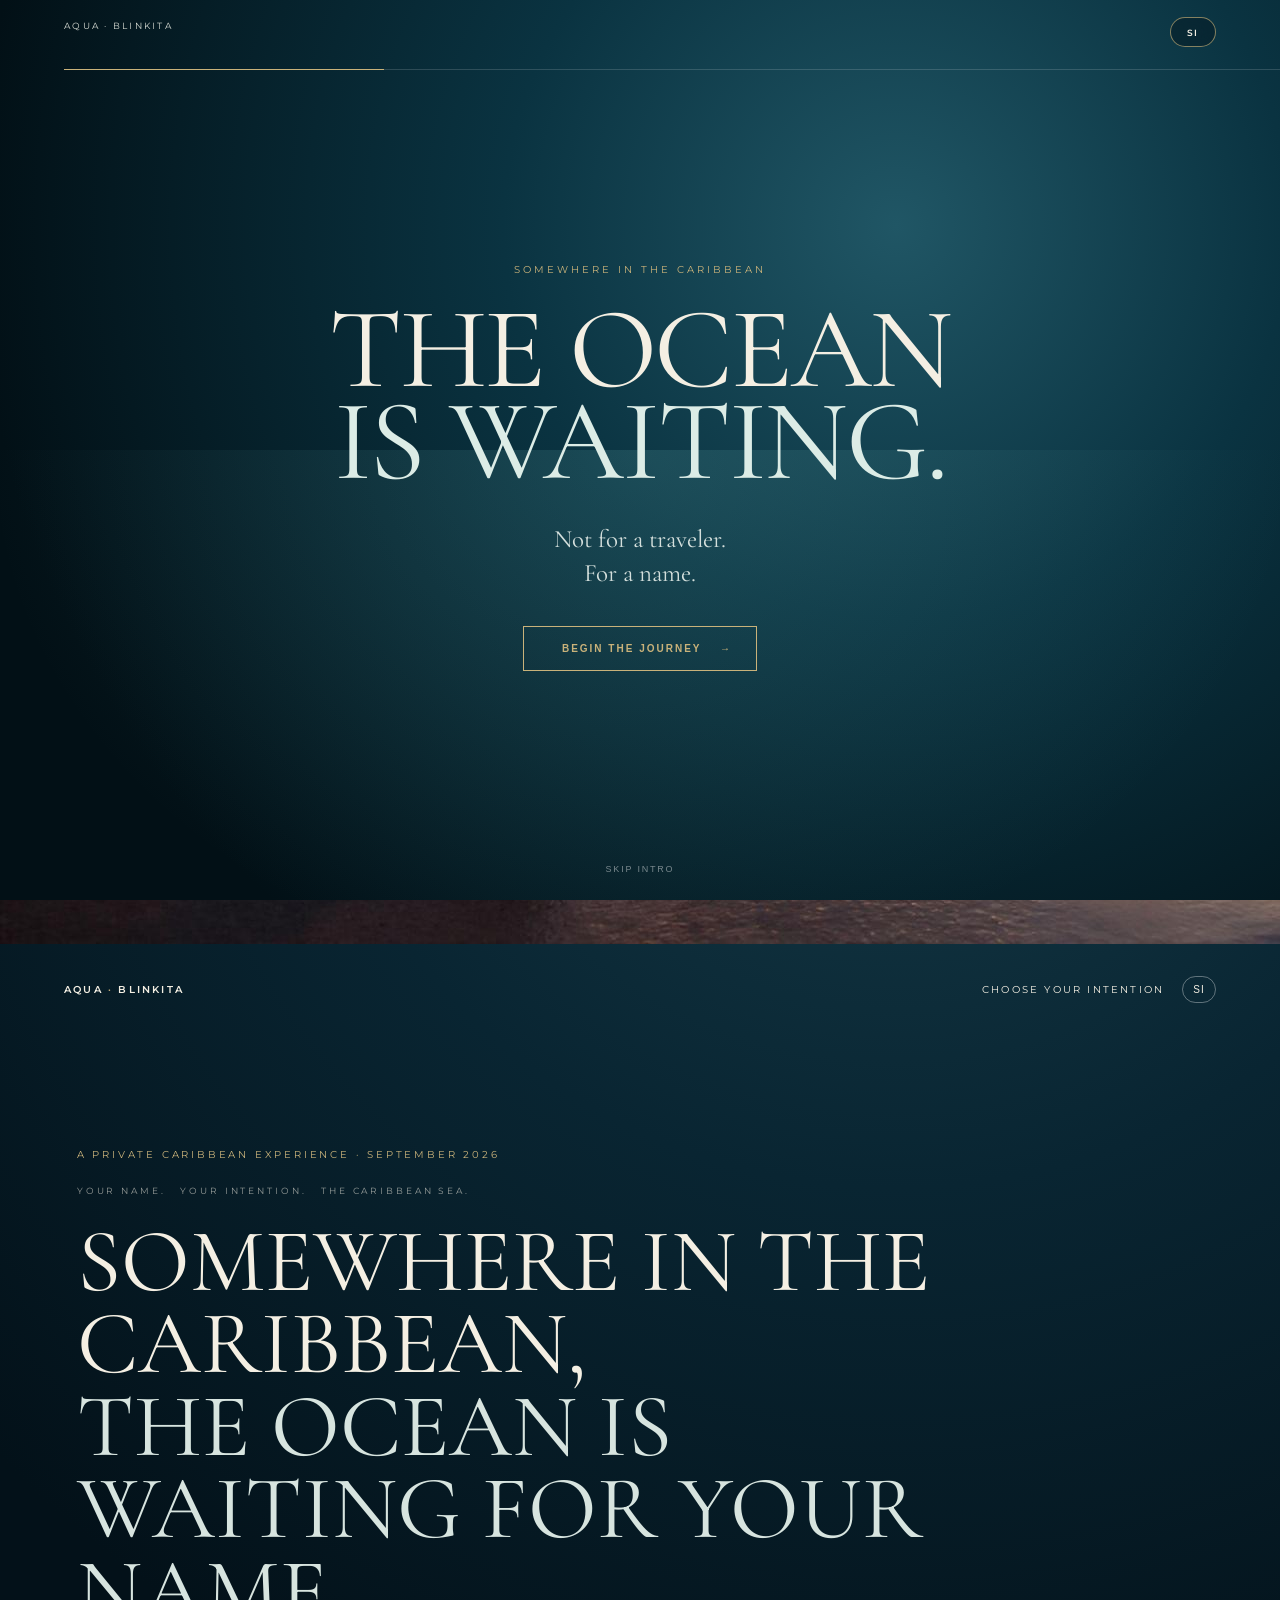
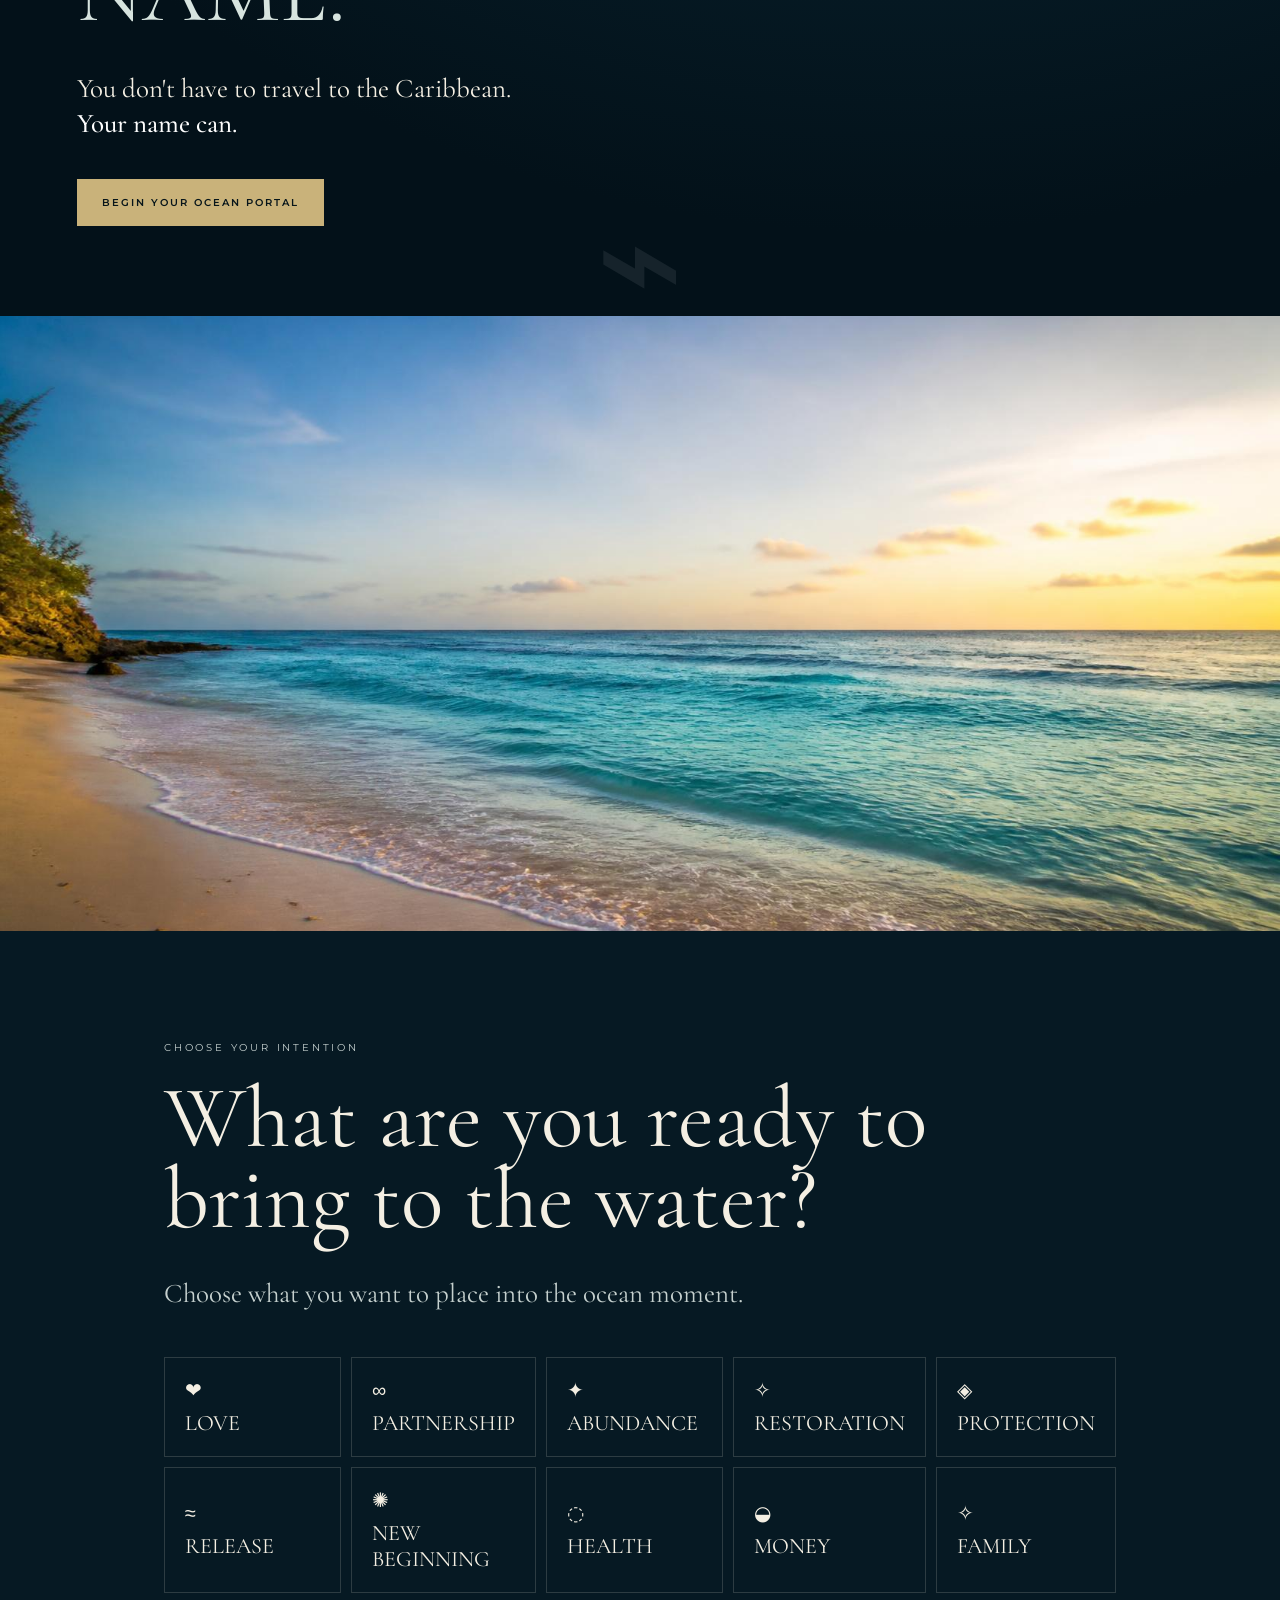
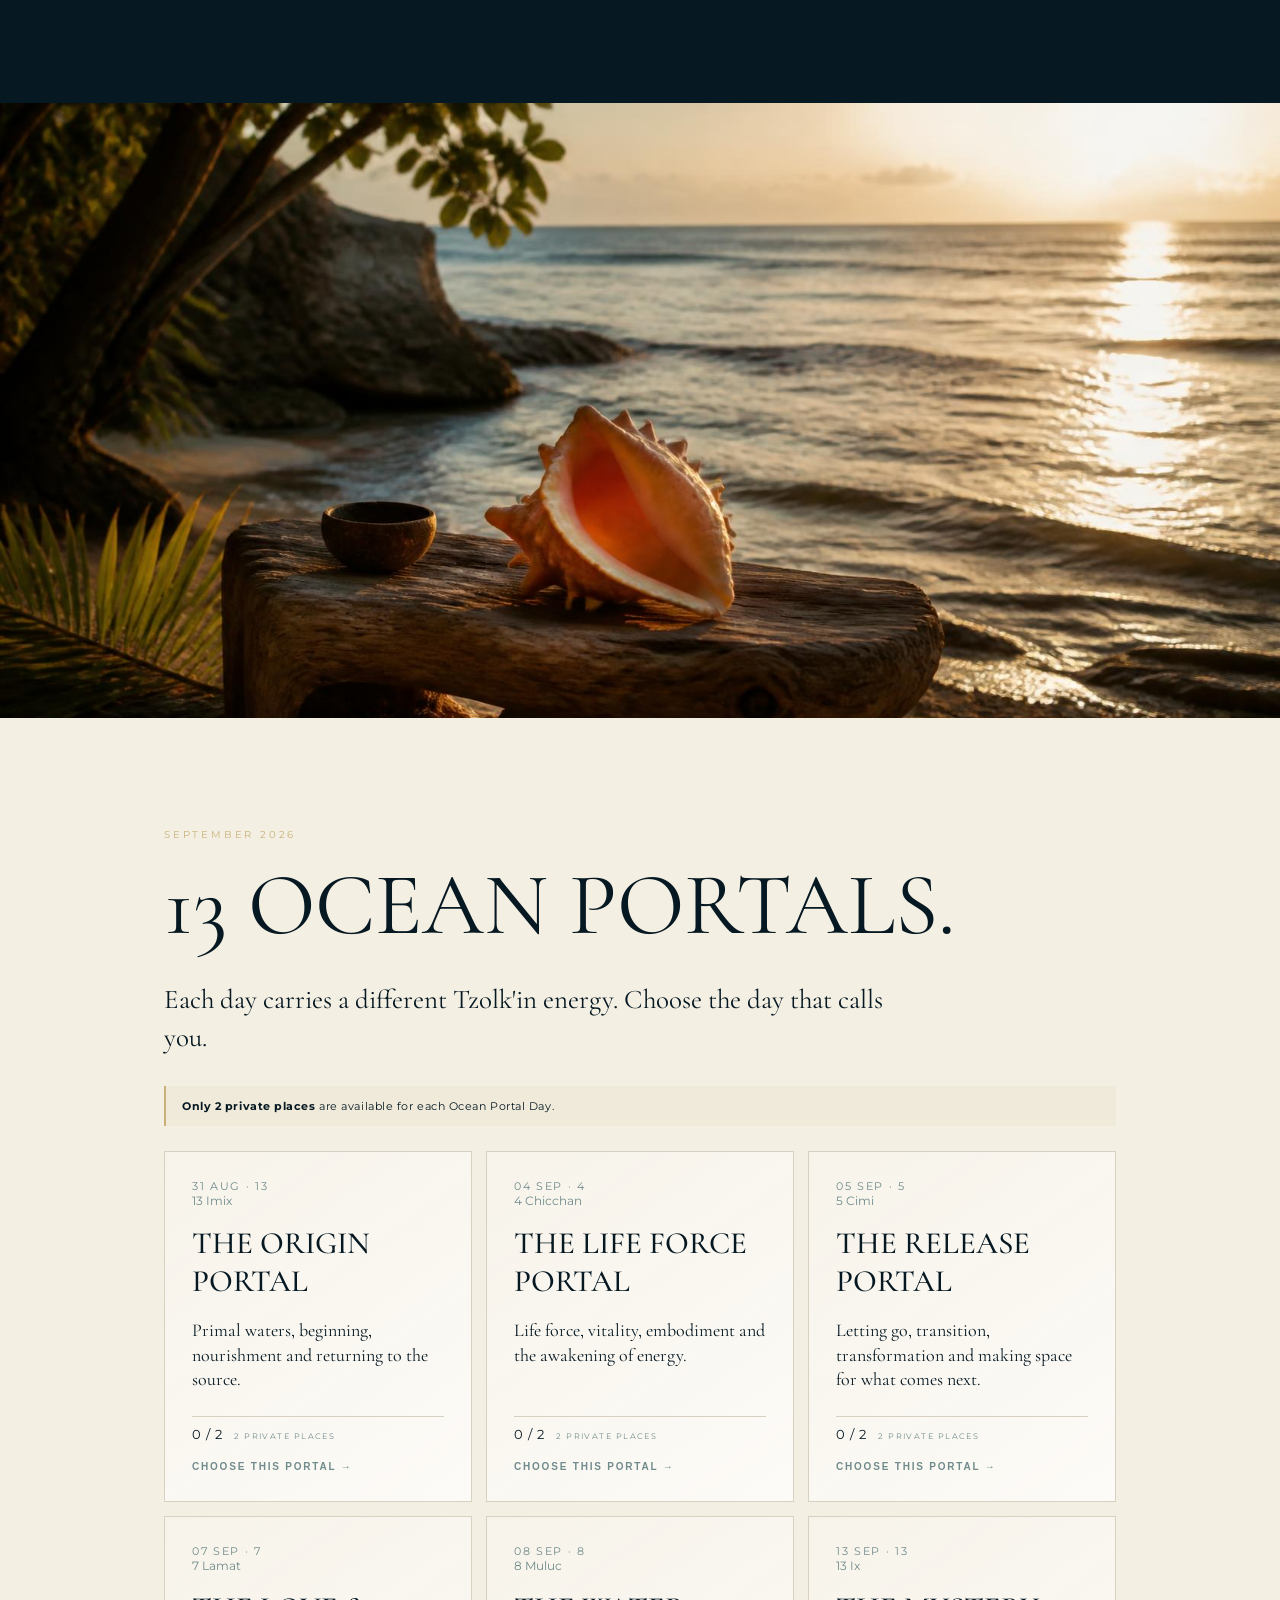
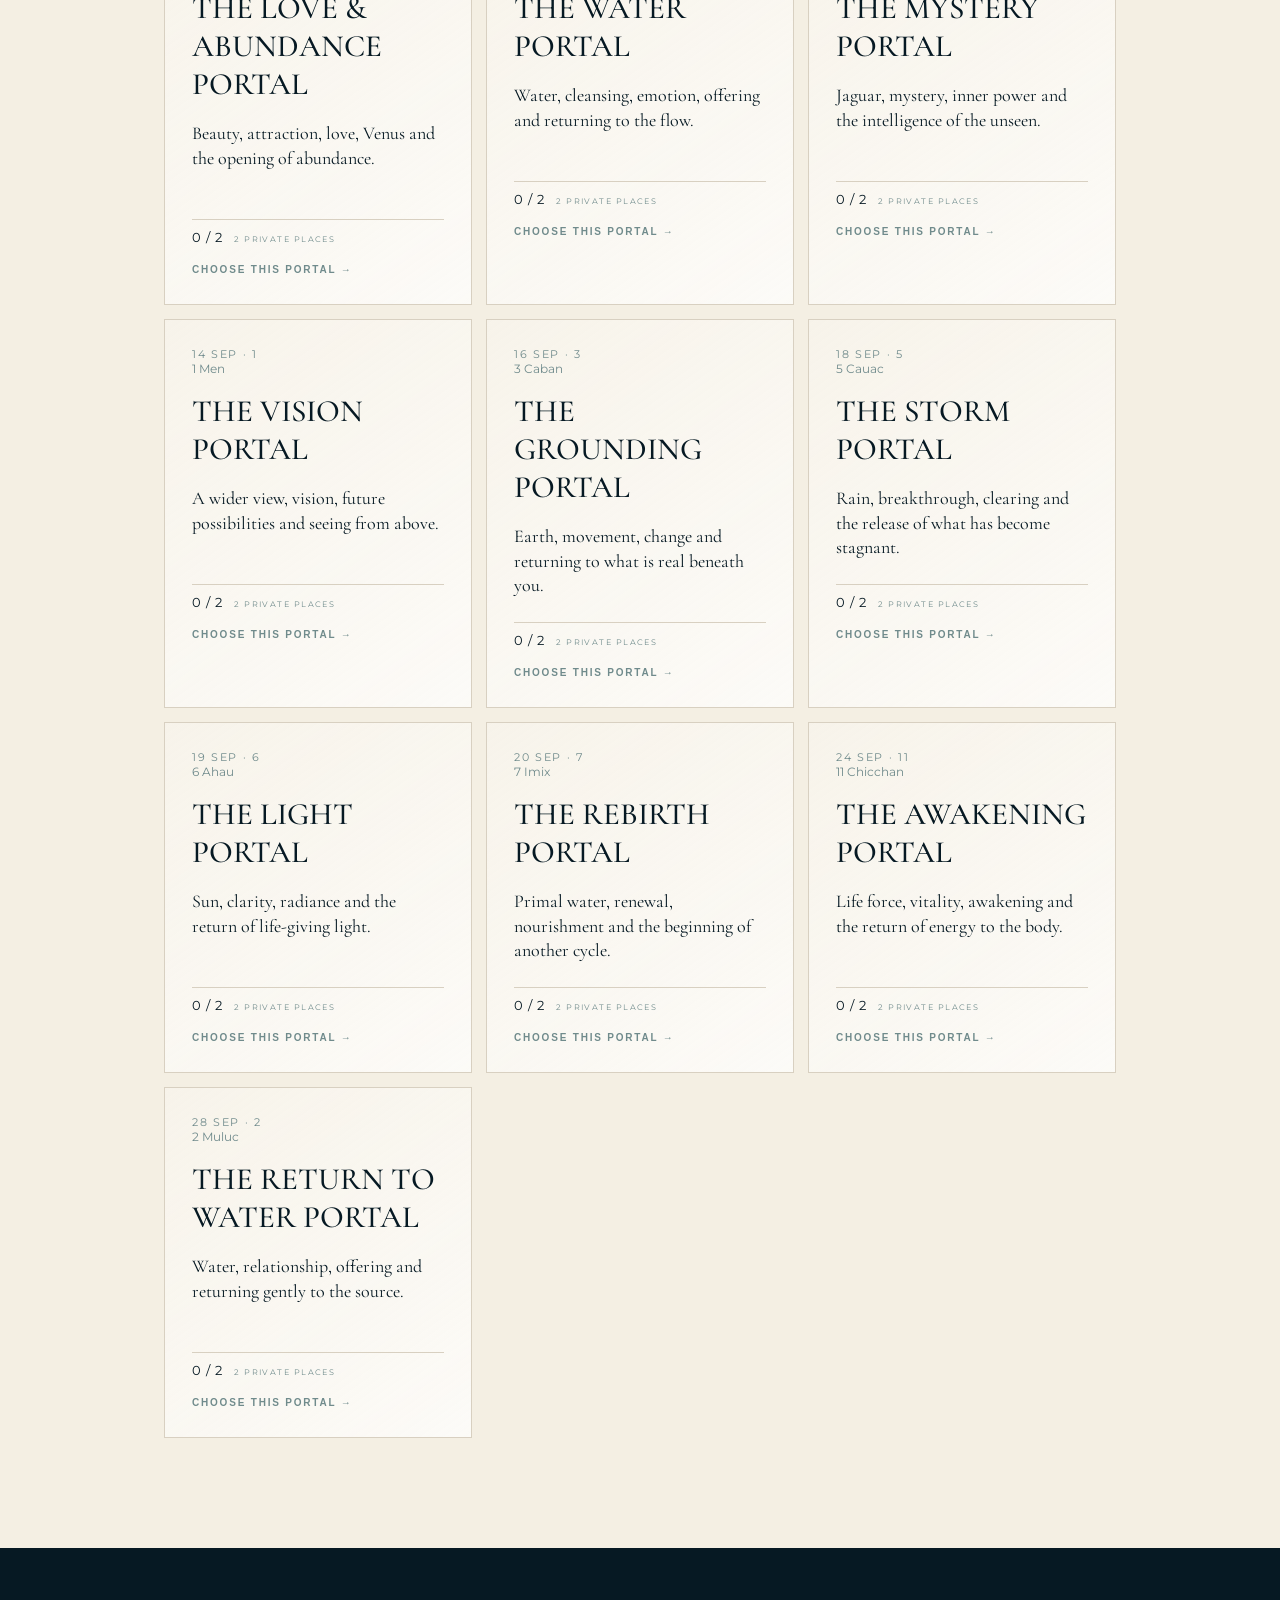
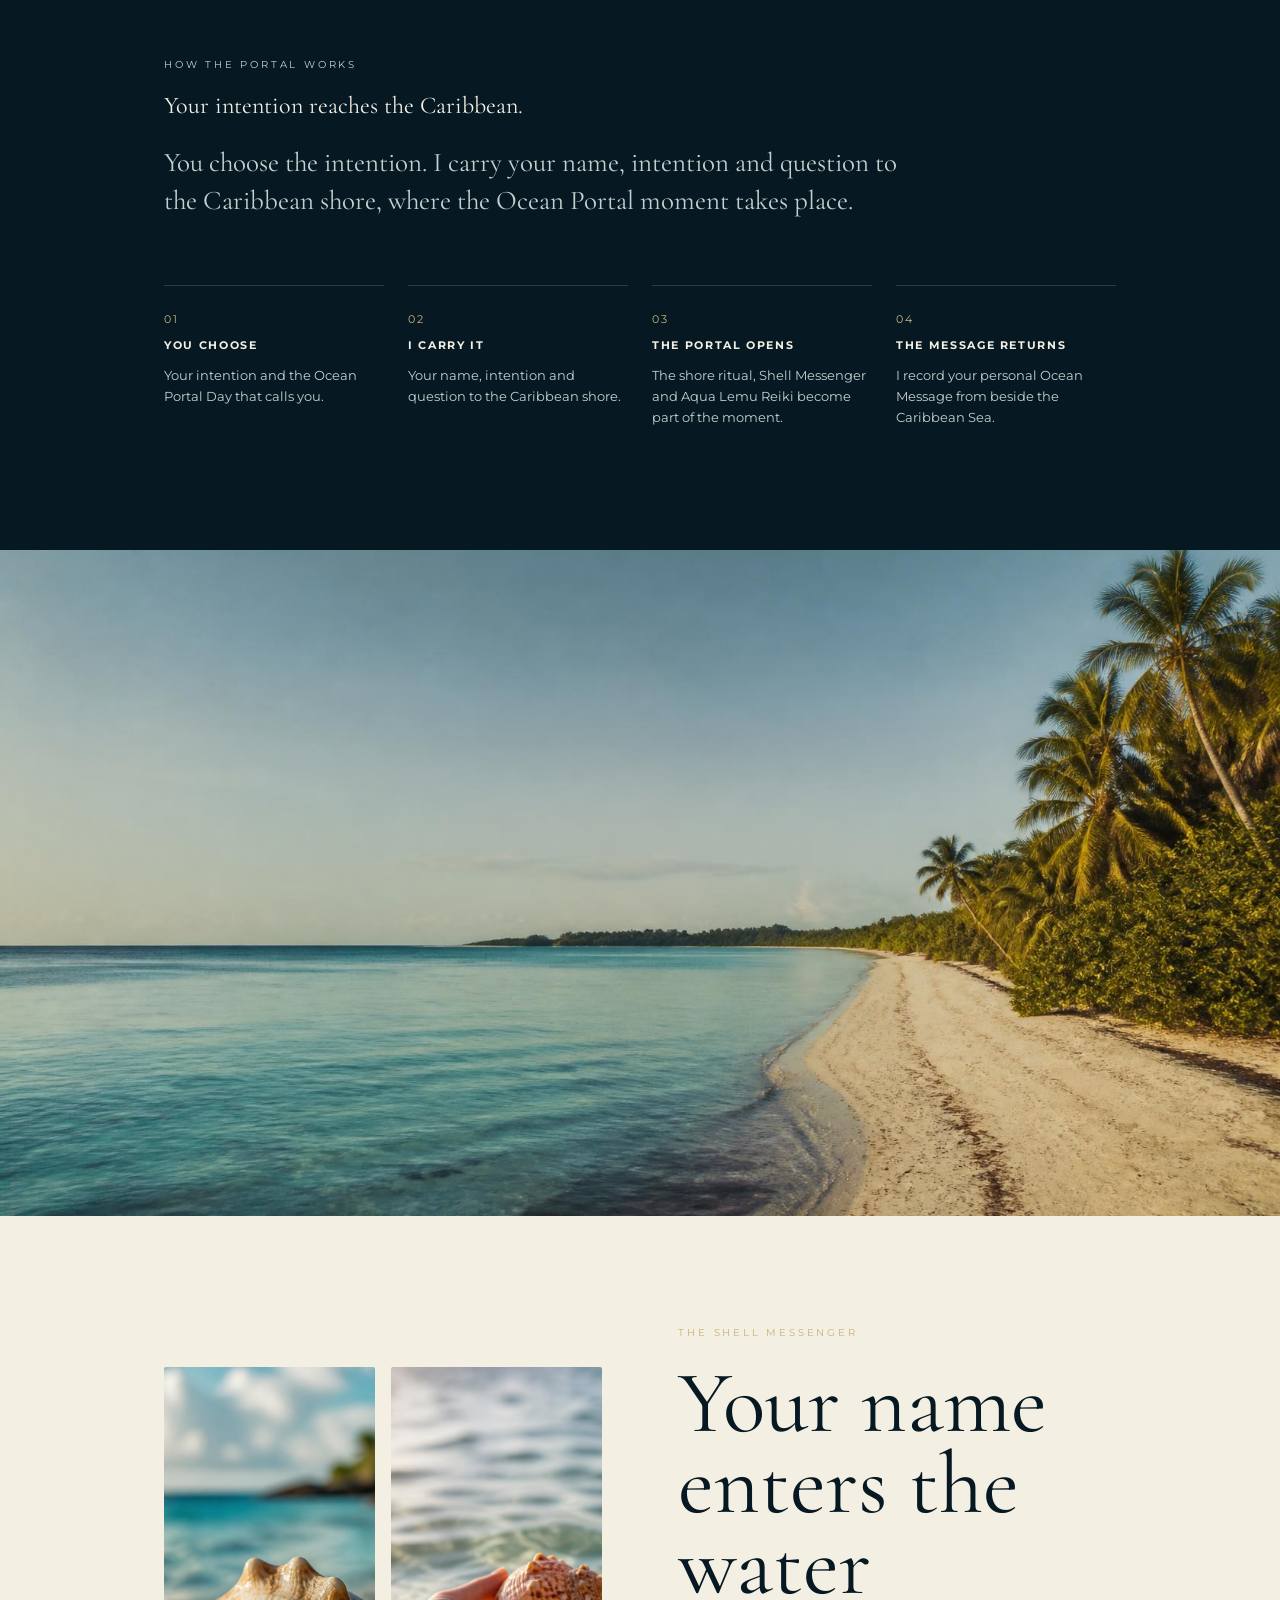
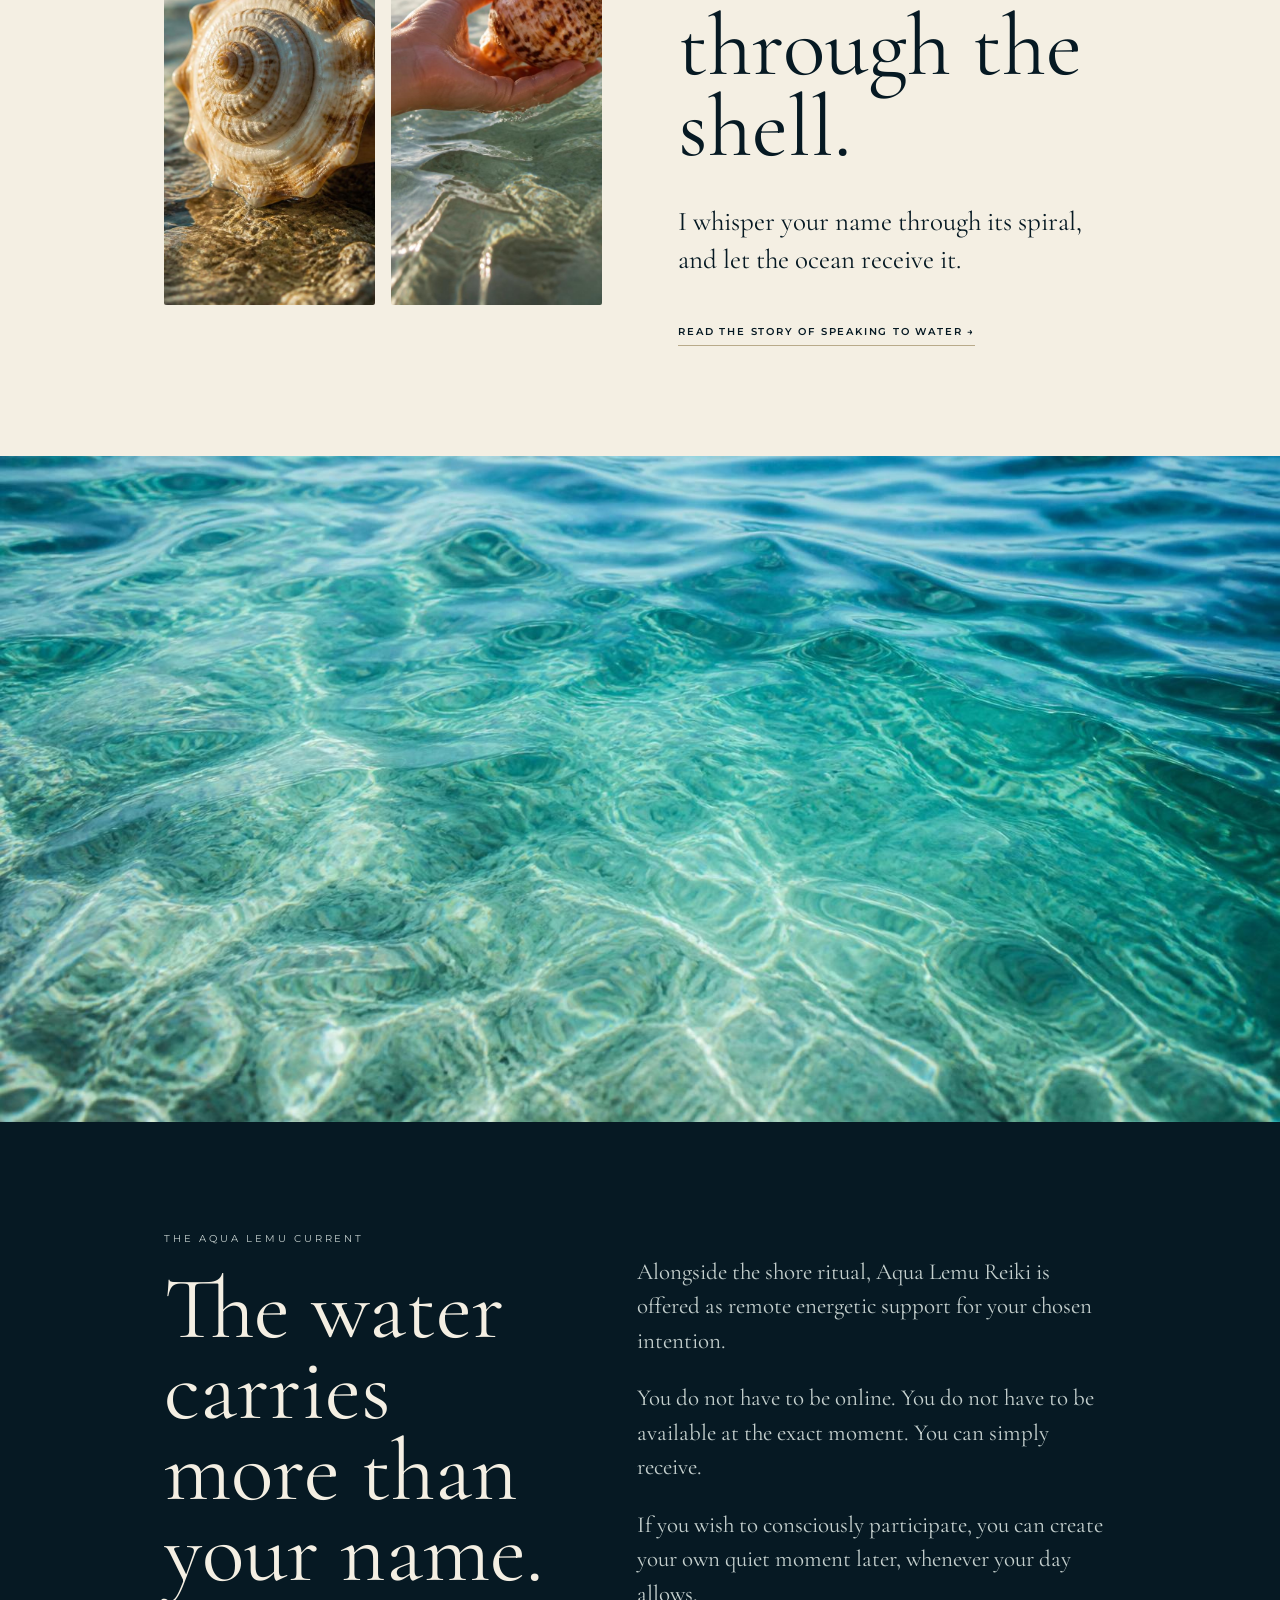
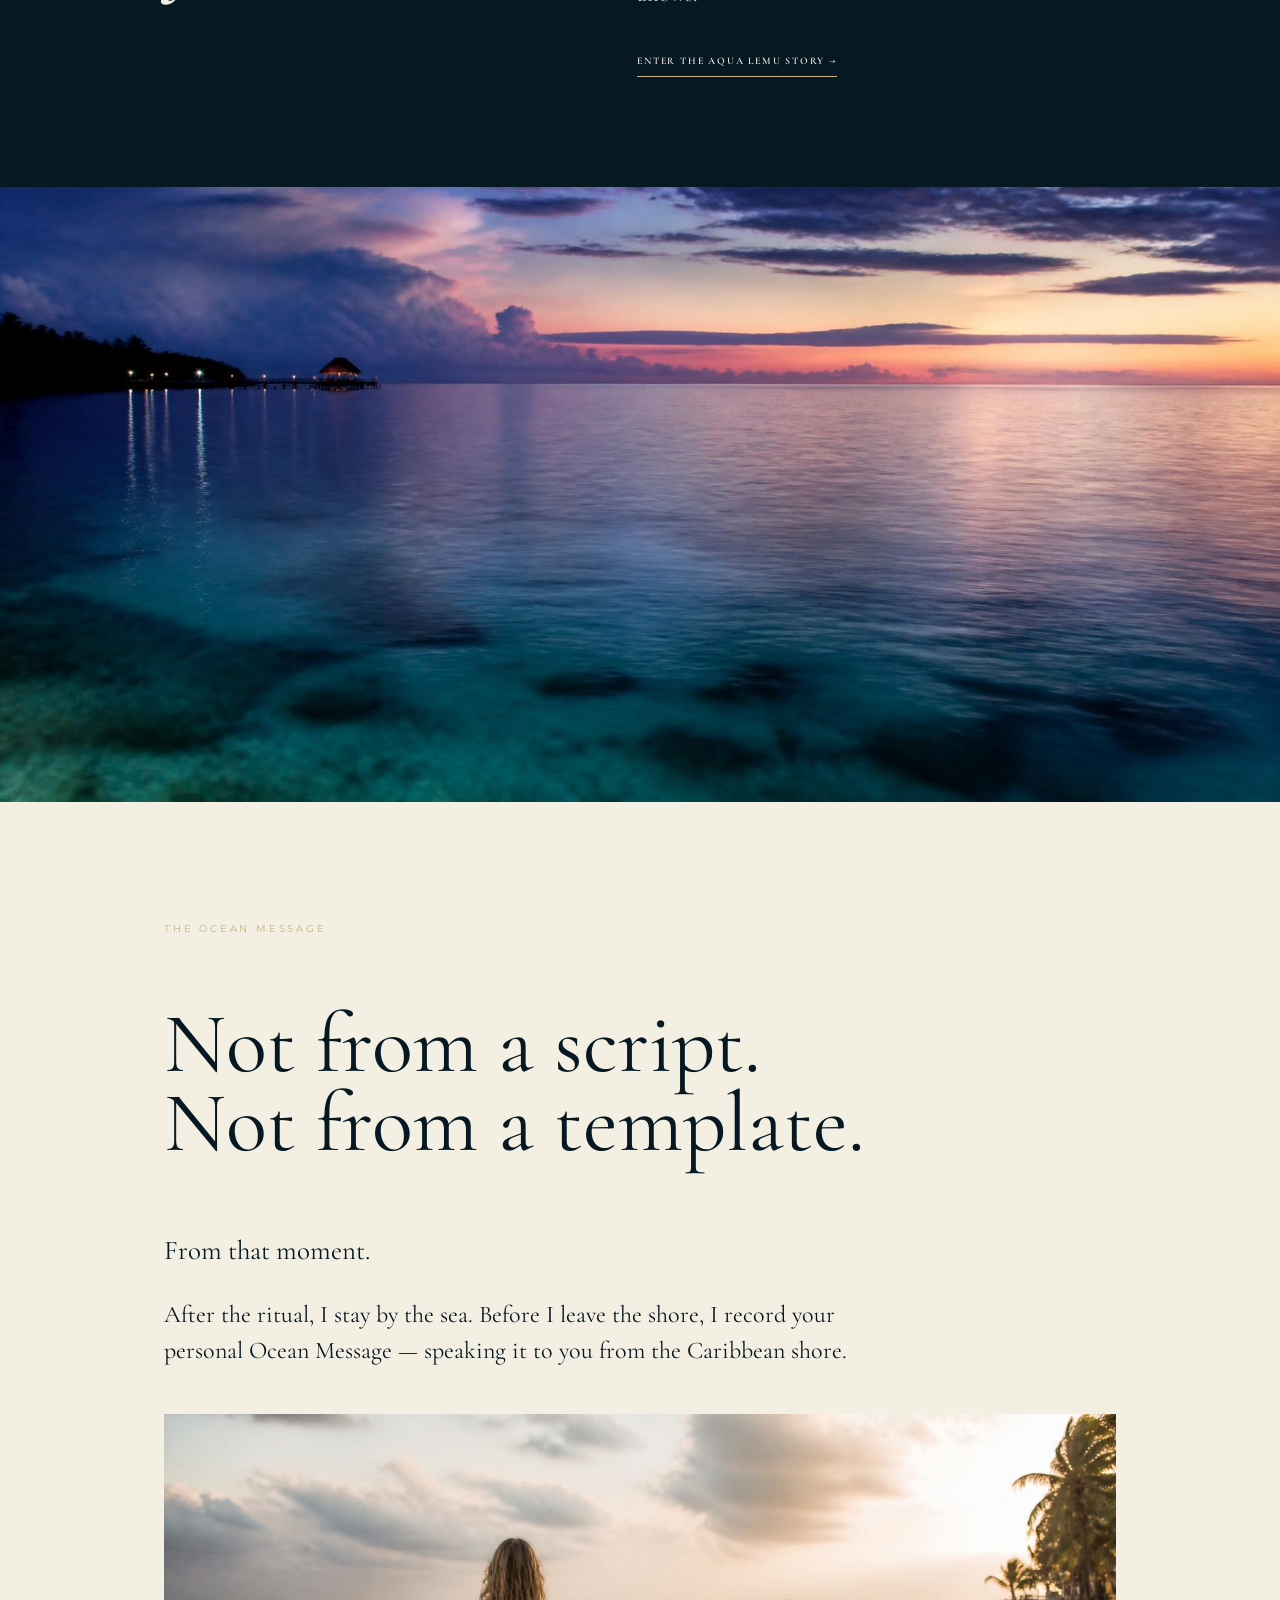
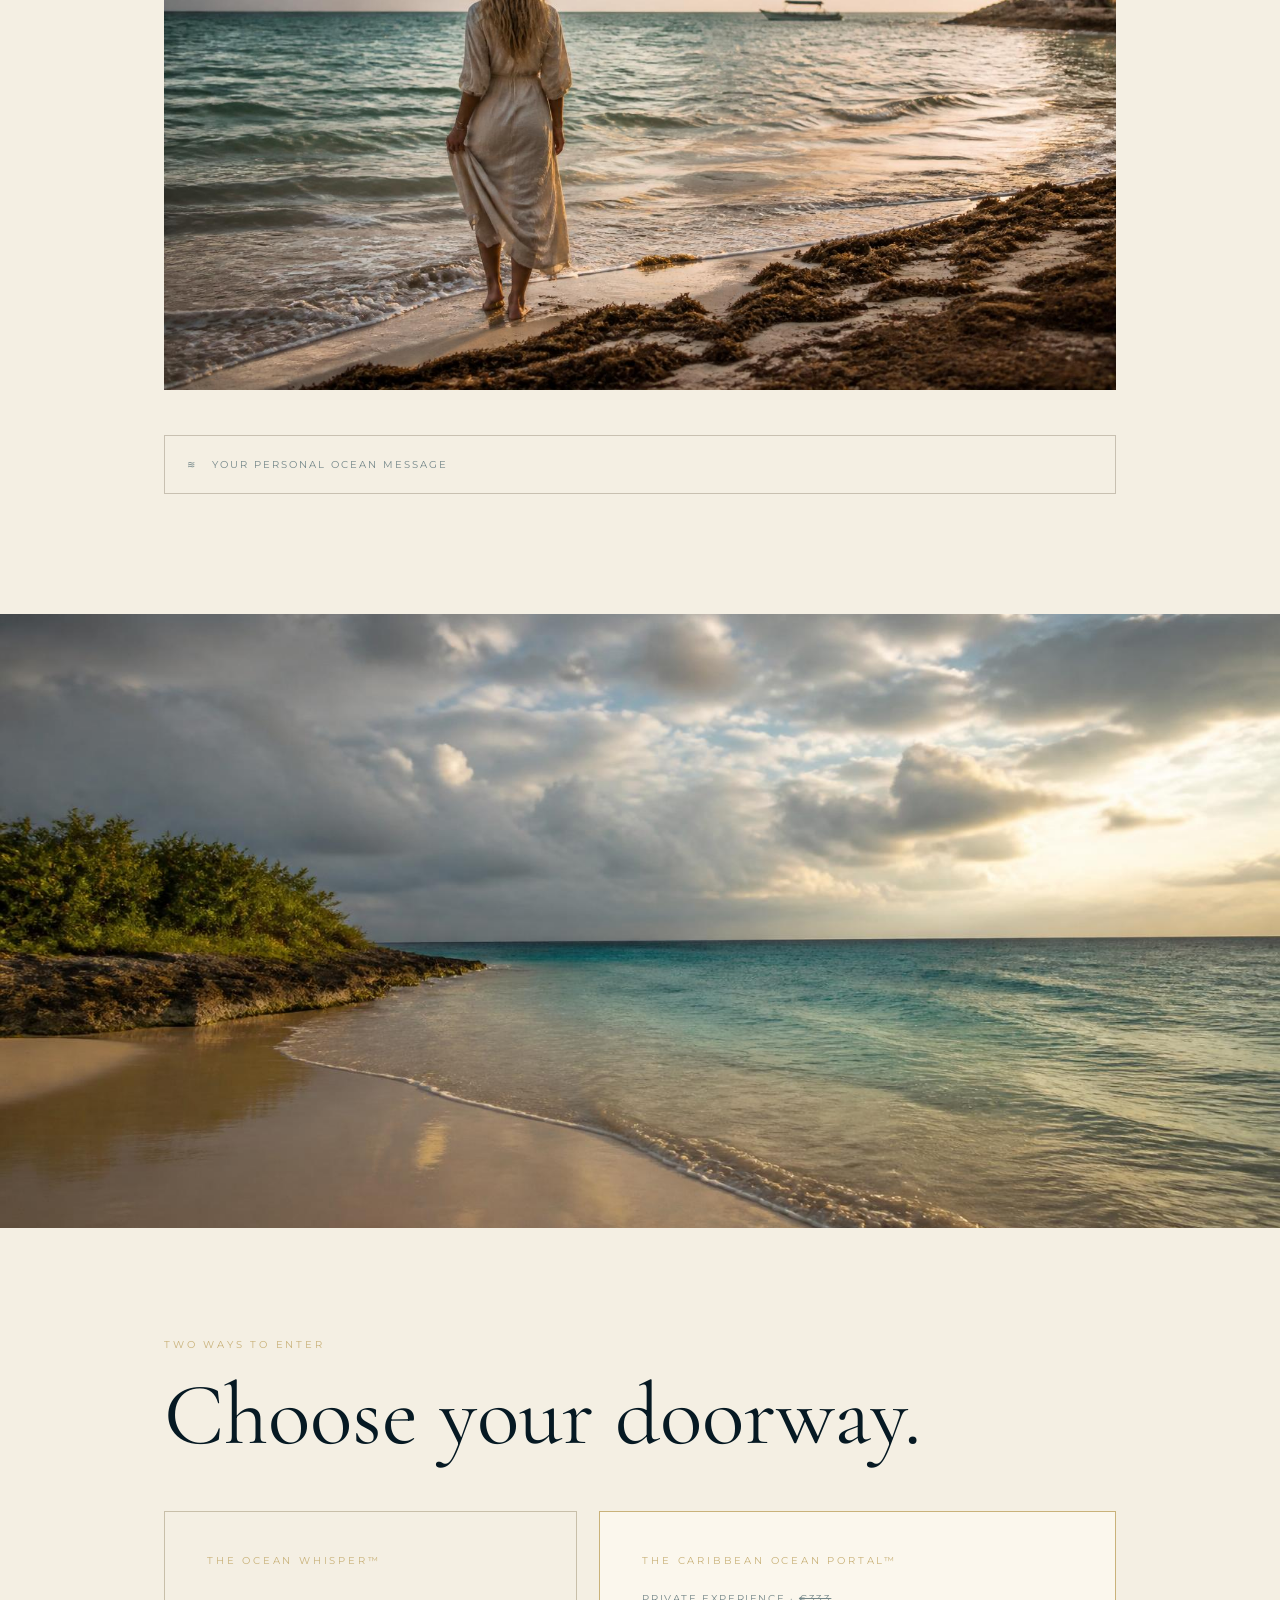
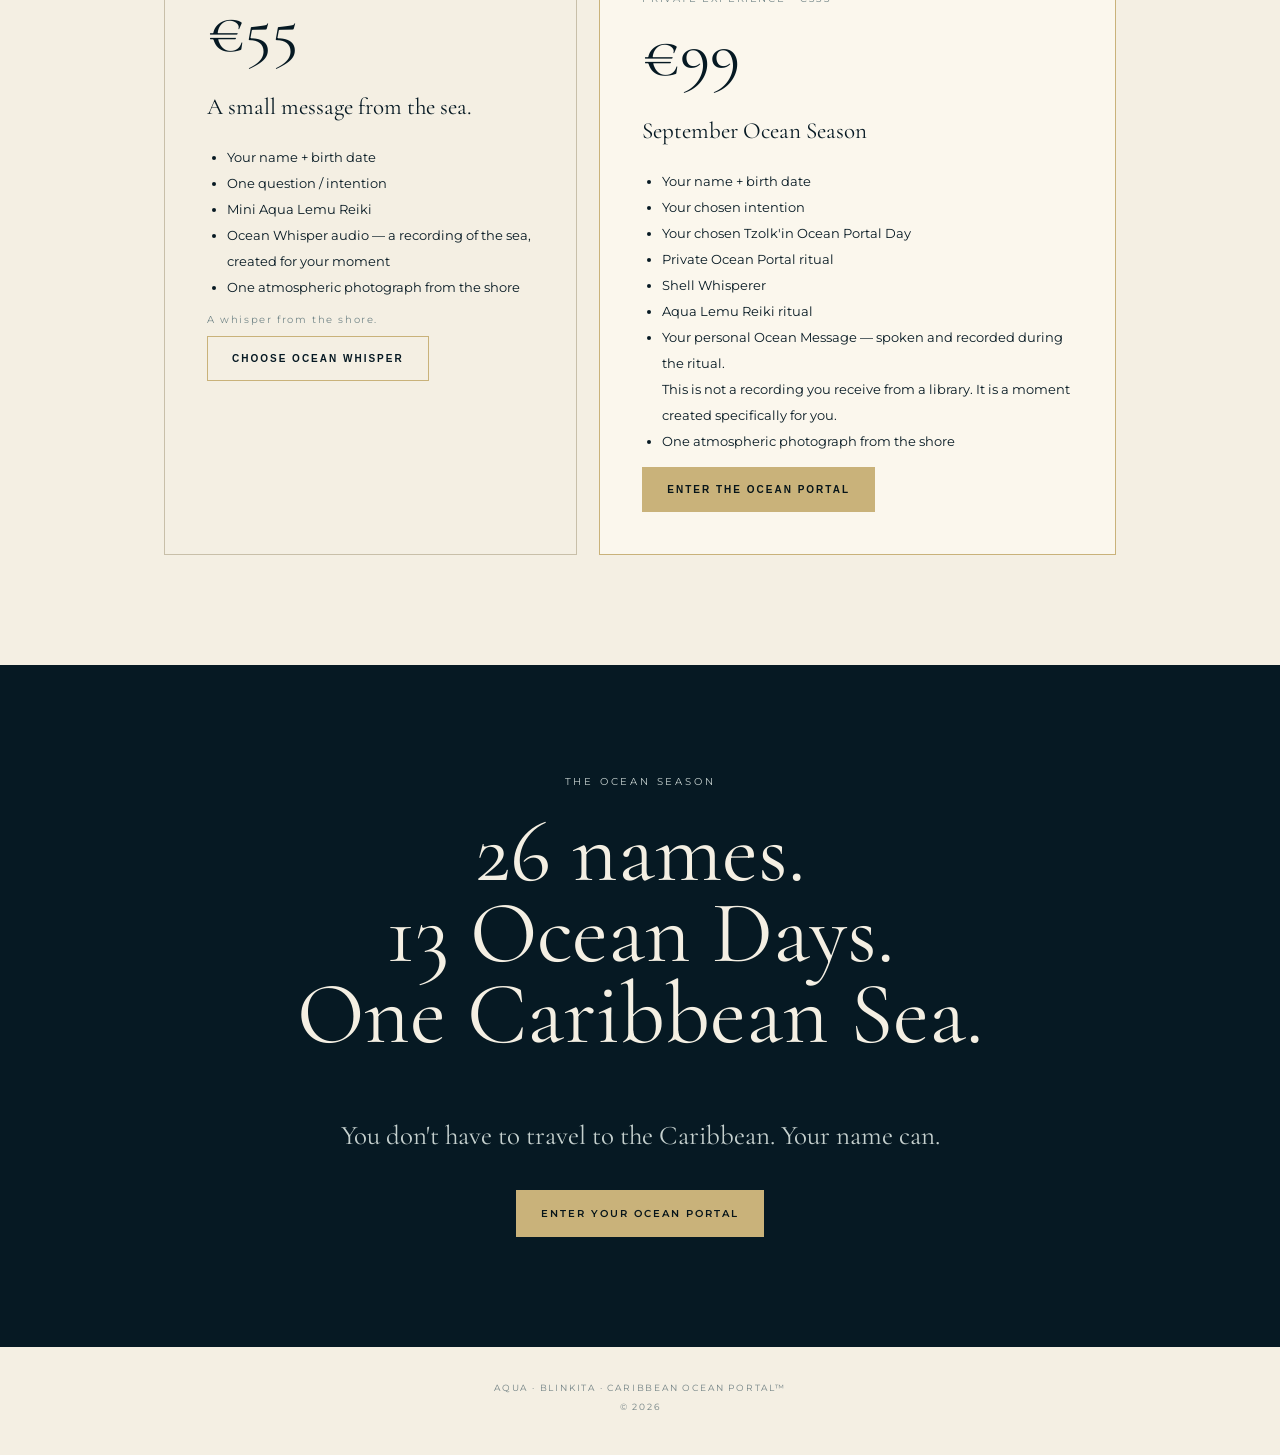
<file: index.html>
﻿<!doctype html>

<html lang="en">
<head>
<meta charset="utf-8">
<meta name="viewport" content="width=device-width,initial-scale=1">

<title>Caribbean Ocean Portal™ — AQUA · BLINKITA</title>

<meta
name="description"
content="A private Caribbean Ocean Portal experience from the Caribbean shore."

>

<link rel="preconnect" href="https://fonts.googleapis.com">
<link rel="preconnect" href="https://fonts.gstatic.com" crossorigin>

<link
  href="https://fonts.googleapis.com/css2?family=Cormorant+Garamond:wght@400;500;600&family=Montserrat:wght@400;500;600&display=swap"
  rel="stylesheet"
>

<link rel="stylesheet" href="style.css">
</head>

<body>

<div class="noise"></div>

<!-- =========================================================
     4-SCREEN PORTAL THRESHOLD
========================================================= -->

<div
  id="threshold"
  class="threshold"
  aria-hidden="false"
>

  <div class="threshold-water"></div>

  <div class="threshold-top">


<span data-i18n="thresholdTop">
  AQUA · BLINKITA
</span>


  </div>

  <!-- LANGUAGE TOGGLE -->

<button
id="thresholdLangToggle"
class="threshold-lang-toggle"
type="button"
aria-label="Switch language"

>


SI


  </button>

  <!-- PROGRESS -->

  <div class="threshold-progress">
    <i></i>
  </div>

  <!-- THRESHOLD STAGE -->

  <main class="threshold-stage">


<!-- SCREEN 1 -->

<section
  class="threshold-slide active"
  data-slide="0"
>

  <p
    class="threshold-kicker"
    data-i18n="threshold1Kicker"
  >
    SOMEWHERE IN THE CARIBBEAN
  </p>

  <h1 data-i18n="threshold1Title">
    THE OCEAN<br>
    <em>IS WAITING.</em>
  </h1>

  <p data-i18n="threshold1Text">
    Not for a traveler.<br>
    For a name.
  </p>

  <button
    class="threshold-next"
    type="button"
  >
    <span data-i18n="threshold1Button">
      BEGIN THE JOURNEY
    </span>

    <span aria-hidden="true">→</span>
  </button>

</section>


<!-- SCREEN 2 -->

<section
  class="threshold-slide"
  data-slide="1"
>

  <p
    class="threshold-kicker"
    data-i18n="threshold2Kicker"
  >
    THE FIRST KEY
  </p>

  <h1 data-i18n="threshold2Title">
    YOUR<br>
    <em>NAME.</em>
  </h1>

  <p data-i18n="threshold2Text">
    Something as simple as a name<br>
    can become a message carried to water.
  </p>

  <label class="threshold-name">

    <span data-i18n="thresholdNameLabel">
      YOUR NAME
    </span>

    <input
      id="thresholdName"
      type="text"
      autocomplete="name"
      placeholder="Enter your name"
      data-i18n-placeholder="thresholdNamePlaceholder"
    >

  </label>

  <button
    class="threshold-next"
    type="button"
  >

    <span data-i18n="threshold2Button">
      CARRY IT TO THE SEA
    </span>

    <span aria-hidden="true">→</span>

  </button>

</section>


<!-- SCREEN 3 -->

<section
  class="threshold-slide"
  data-slide="2"
>

  <p
    class="threshold-kicker"
    data-i18n="threshold3Kicker"
  >
    THE SECOND KEY
  </p>

  <h1 data-i18n="threshold3Title">
    A SHELL.<br>
    <em>A BREATH.</em>
  </h1>

  <p data-i18n="threshold3Text">
    I whisper your name through the spiral,<br>
    then let the Caribbean receive it.
  </p>

  <div
    class="threshold-shell"
    aria-hidden="true"
  >
    ←
  </div>

  <button
    class="threshold-next"
    type="button"
  >

    <span data-i18n="threshold3Button">
      OPEN THE WATER
    </span>

    <span aria-hidden="true">→</span>

  </button>

</section>


<!-- SCREEN 4 -->

<section
  class="threshold-slide"
  data-slide="3"
>

  <p
    class="threshold-kicker"
    data-i18n="threshold4Kicker"
  >
    THE THRESHOLD
  </p>

  <h1 data-i18n="threshold4Title">
    WHAT HAPPENS<br>
    WHEN A NAME<br>
    <em>ENTERS THE OCEAN?</em>
  </h1>

  <p data-i18n="threshold4Text">
    The ritual begins in the Caribbean.<br>
    The water has no borders.
  </p>

  <button
    id="enterPortal"
    class="threshold-enter"
    type="button"
  >

    <span data-i18n="threshold4Button">
      ENTER THE CARIBBEAN OCEAN PORTAL™
    </span>

  </button>

</section>


  </main>

  <!-- BACK -->

<button
id="thresholdBack"
class="threshold-back"
type="button"

>


<span data-i18n="thresholdBack">
  ← BACK
</span>


  </button>

  <!-- SKIP INTRO -->

  <div
    class="threshold-skip"
    style="
      position:absolute;
      left:0;
      right:0;
      bottom:24px;
      z-index:9999;
      pointer-events:auto;
      text-align:center;
    "
  >


<button
  id="skipThreshold"
  type="button"
  data-action="skip-intro"
  style="
    position:relative;
    z-index:10000;
    pointer-events:auto;
    cursor:pointer;
  "
>

  <span data-i18n="thresholdSkip">
    SKIP INTRO
  </span>

</button>


  </div>

</div>

<!-- =========================================================
     HERO
========================================================= -->

<header class="hero" id="home">

  <div class="hero-image">


<img
  src="public/images/0-final-atmospheric1.jpg"
  alt="Caribbean ocean shoreline"
>


  </div>

  <nav>


<div class="brand">
  AQUA <span>·</span> BLINKITA
</div>

<div class="nav-actions">

  <a
    href="#intention"
    data-i18n="navChoose"
  >
    CHOOSE YOUR INTENTION
  </a>

  <button
    id="langToggle"
    class="lang-toggle"
    type="button"
    aria-label="Switch language"
  >
    SI
  </button>

</div>


  </nav>

  <div class="hero-inner">


<p
  class="eyebrow"
  data-i18n="heroEyebrow"
>
  A PRIVATE CARIBBEAN EXPERIENCE · SEPTEMBER 2026
</p>

<p
  class="micro-intro"
  data-i18n="heroMicro"
>
  YOUR NAME. &nbsp; YOUR INTENTION. &nbsp; THE CARIBBEAN SEA.
</p>

<h1 data-i18n="heroTitle">
  SOMEWHERE IN THE CARIBBEAN,
  <br>
  <em>THE OCEAN IS WAITING FOR YOUR NAME.</em>
</h1>

<p
  class="hero-sub"
  data-i18n="heroSub"
>
  You don't have to travel to the Caribbean.
  <br>
  <strong>Your name can.</strong>
</p>

<a
  class="button"
  href="#intention"
  data-i18n="heroButton"
>
  BEGIN YOUR OCEAN PORTAL
</a>


  </div>

  <div class="wave">⌁</div>

</header>

<!-- =========================================================
     CHOOSE INTENTION
========================================================= -->

<div class="section-image full-image">

<img
src="public/images/1-caribbeanshorline.jpg"
alt="Caribbean shoreline"

>

</div>

<section
  id="intention"
  class="choice section-dark"
>

  <div class="section-narrow">


<p
  class="eyebrow"
  data-i18n="intentionEyebrow"
>
  CHOOSE YOUR INTENTION
</p>

<h2 data-i18n="intentionTitle">
  What are you ready to bring to the water?
</h2>

<p
  class="lead"
  data-i18n="intentionLead"
>
  Choose what you want to place into the ocean moment.
</p>

<div
  class="intent-grid"
  id="intentGrid"
></div>

<div
  id="intentionConfirmation"
  class="intention-confirmation"
  hidden
></div>


  </div>

</section>

<!-- =========================================================
     OCEAN PORTAL DAYS
========================================================= -->

<div class="section-image full-image">

<img
src="public/images/2-caribbeanshorline.jpg"
alt="Caribbean shoreline"

>

</div>

<section
  id="portals"
  class="portals section-narrow"
>

  <p
    class="eyebrow"
    data-i18n="portalEyebrow"
  >
    SEPTEMBER 2026
  </p>

  <h2 data-i18n="portalTitle">
    13 OCEAN PORTALS.
  </h2>

  <p
    class="lead"
    data-i18n="portalLead"
  >
    Each day carries a different Tzolk'in energy.
    Choose the day that calls you.
  </p>

  <div class="capacity-note">


<strong data-i18n="capacityStrong">
  Only 2 private places
</strong>

<span data-i18n="capacityText">
  are available for each Ocean Portal Day.
</span>


  </div>

  <div
    id="portalGrid"
    class="portal-grid"
  ></div>

</section>

<!-- =========================================================
     HOW IT WORKS
========================================================= -->

<section class="experience section-dark">

  <div class="section-narrow">


<p
  class="eyebrow"
  data-i18n="howEyebrow"
>
  HOW THE PORTAL WORKS
</p>

<h2 data-i18n="howTitle">
  You stay where you are.
  I go to the Caribbean.
</h2>

<p
  class="lead"
  data-i18n="howLead"
>
  Your name, intention and question become part of a
  private moment beside the Caribbean Sea.
</p>

<div class="steps">

  <div>
    <span>01</span>

    <h3 data-i18n="step1Title">
      YOU CHOOSE
    </h3>

    <p data-i18n="step1Text">
      Your intention and the Ocean Portal Day that calls you.
    </p>
  </div>


  <div>
    <span>02</span>

    <h3 data-i18n="step2Title">
      I CARRY
    </h3>

    <p data-i18n="step2Text">
      Your name, intention and question to the Caribbean shore.
    </p>
  </div>


  <div>
    <span>03</span>

    <h3 data-i18n="step3Title">
      THE PORTAL OPENS
    </h3>

    <p data-i18n="step3Text">
      The shore ritual, Shell Messenger and Aqua Lemu Reiki
      become part of the moment.
    </p>
  </div>


  <div>
    <span>04</span>

    <h3 data-i18n="step4Title">
      THE MESSAGE RETURNS
    </h3>

    <p data-i18n="step4Text">
      I record your personal Ocean Message from the Caribbean shore.
    </p>
  </div>

</div>


  </div>

</section>

<!-- CINEMATIC TRANSITION -->

<div class="section-image cinematic-image">

<img
src="public/images/5-caribbean-shoreline.jpg"
alt="Caribbean shoreline"

>

</div>

<!-- =========================================================
     SHELL
========================================================= -->

<section class="shell section-narrow">

  <div class="shell-gallery">


<img
  src="public/images/3-shell-messenger.jpg"
  alt="Shell Messenger by the Caribbean sea"
>

<img
  src="public/images/4-hand-shell-water.jpg"
  alt="Shell held beside Caribbean water"
>


  </div>

  <div>


<p
  class="eyebrow"
  data-i18n="shellEyebrow"
>
  THE SHELL MESSENGER
</p>

<h2 data-i18n="shellTitle">
  Your name enters the water through the shell.
</h2>

<p
  class="lead"
  data-i18n="shellLead"
>
  I whisper your name through its spiral,
  and let the ocean receive it.
</p>

<a
  href="water.html"
  class="story-link"
  data-i18n="readWater"
>
  READ THE STORY OF SPEAKING TO WATER →
</a>


  </div>

</section>

<!-- WATER CLOSE-UP -->

<div class="section-image cinematic-image">

<img
src="public/images/6-water-close-up.jpg"
alt="Caribbean water close-up"

>

</div>

<!-- =========================================================
     AQUA LEMU
========================================================= -->



<section class="aqua-lemu section-dark">

  <div class="section-narrow aqua-layout">


<div>

  <p
    class="eyebrow"
    data-i18n="aquaEyebrow"
  >
    THE AQUA LEMU CURRENT
  </p>

  <h2 data-i18n="aquaTitle">
    The water carries more than your name.
  </h2>

</div>

<div class="prose">

  <p data-i18n="aquaText1">
    Alongside the shore ritual, Aqua Lemu Reiki is offered
    as remote energetic support for your chosen intention.
  </p>

  <p data-i18n="aquaText2">
    You do not have to be online. You do not have to be
    available at the exact moment. You can simply receive.
  </p>

  <p data-i18n="aquaText3">
    If you wish to consciously participate, you can create
    your own quiet moment later, whenever your day allows.
  </p>

  <a
    href="aqua-lemu.html"
    class="story-link light"
    data-i18n="readAqua"
  >
    ENTER THE AQUA LEMU STORY →
  </a>

</div>


  </div>

</section>

<!-- =========================================================
     MESSAGE
========================================================= -->

<!-- AQUA LEMU IMAGE -->

<div class="section-image full-image">

<img
src="public/images/7-aqua-lemu.jpg"
alt="Aqua Lemu by the Caribbean sea"
>

</div>
<section class="message section-narrow">

  <p
    class="eyebrow"
    data-i18n="messageEyebrow"
  >
    THE OCEAN MESSAGE
  </p>

  <h2 data-i18n="messageTitle">
    Not from a script.
    <br>
    Not from a template.
  </h2>

  <p
    class="lead"
    data-i18n="messageLead"
  >
    From that moment.
  </p>

  <p
    class="message-text"
    data-i18n="messageText"
  >
    After the ritual, I stay by the sea. Before I leave the shore,
    I record your personal Ocean Message — speaking it to you
    from the Caribbean shore.
  </p>

  <div class="message-image">


<img
  src="public/images/8-ocean-message.jpg"
  alt="Caribbean ocean message"
>


  </div>

  <div class="audio-placeholder">


≋ &nbsp;

<span data-i18n="audioLabel">
  YOUR PERSONAL OCEAN MESSAGE
</span>


  </div>

</section>

<!-- =========================================================
     OFFERS
========================================================= -->

<div class="section-image full-image">

<img
src="public/images/9-september-season.jpg"
alt="September Caribbean ocean season"

>

</div>

<section class="offers section-narrow">

  <p
    class="eyebrow"
    data-i18n="offersEyebrow"
  >
    TWO WAYS TO ENTER
  </p>

  <h2 data-i18n="offersTitle">
    Choose your doorway.
  </h2>

  <div class="offer-grid">


<!-- WHISPER -->

<article class="offer whisper">

  <p
    class="eyebrow"
    data-i18n="whisperEyebrow"
  >
    THE OCEAN WHISPER™
  </p>

  <h3>€55</h3>

  <p
    class="tag"
    data-i18n="whisperTag"
  >
    A small message from the sea.
  </p>

  <ul>

    <li data-i18n="whisper1">
      Your name + birth date
    </li>

    <li data-i18n="whisper2">
      One question / intention
    </li>

    <li data-i18n="whisper3">
      Mini Aqua Lemu Reiki
    </li>

    <li data-i18n="whisper4">
      Ocean Whisper audio
    </li>

    <li data-i18n="whisper5">
      One photograph from the shore
    </li>

  </ul>

  <p
    class="muted"
    data-i18n="whisperMuted"
  >
    A whisper from the shore.
  </p>

  <button
    class="button secondary"
    data-offer="whisper"
    type="button"
    data-i18n="whisperButton"
  >
    CHOOSE OCEAN WHISPER
  </button>

</article>


<!-- PORTAL -->

<article class="offer portal">

  <p
    class="eyebrow"
    data-i18n="portalOfferEyebrow"
  >
    THE CARIBBEAN OCEAN PORTAL™
  </p>

  <div
    class="regular"
    data-i18n="portalOfferRegularLabel"
  >
    PRIVATE EXPERIENCE · <s data-i18n="portalOfferRegularPrice">€333</s>
  </div>

  <h3>€99</h3>

  <p
    class="tag"
    data-i18n="portalOfferTag"
  >
    September Ocean Season
  </p>

  <ul>

    <li data-i18n="portal1">
      Your name + birth date
    </li>

    <li data-i18n="portal2">
      Your chosen intention
    </li>

    <li data-i18n="portal3">
      Your chosen Tzolk'in Ocean Portal Day
    </li>

    <li data-i18n="portal4">
      Private Ocean Portal ritual
    </li>

    <li data-i18n="portal5">
      Shell Messenger
    </li>

    <li data-i18n="portal6">
      Aqua Lemu Reiki ritual
    </li>

    <li data-i18n="portal7">
      Personal Ocean Message recorded beside the sea
    </li>

    <li data-i18n="portal8">
      Photograph from the shore
    </li>

  </ul>

  <button
    class="button"
    data-offer="portal"
    type="button"
    data-i18n="portalButton"
  >
    ENTER THE OCEAN PORTAL
  </button>

</article>


  </div>

</section>

<!-- =========================================================
     FINAL
========================================================= -->

<section class="final section-dark">

  <div class="section-narrow">


<p
  class="eyebrow"
  data-i18n="finalEyebrow"
>
  THE OCEAN SEASON
</p>

<h2 data-i18n="finalTitle">
  26 names.
  <br>
  13 Ocean Days.
  <br>
  One Caribbean Sea.
</h2>

<p
  class="lead"
  data-i18n="finalLead"
>
  You don't have to travel to the Caribbean.
  Your name can.
</p>

<a
  class="button"
  href="#intention"
  data-i18n="finalButton"
>
  ENTER YOUR OCEAN PORTAL
</a>


  </div>

</section>

<!-- =========================================================
     BOOKING MODAL
========================================================= -->

<div
  id="modal"
  class="modal"
  aria-hidden="true"
>

  <div class="modal-card">


<button
  class="close"
  id="close"
  type="button"
  aria-label="Close"
>
  ×
</button>

<p
  class="eyebrow"
  data-i18n="entryEyebrow"
>
  YOUR OCEAN ENTRY
</p>

<h2 id="modalTitle">
  Caribbean Ocean Portal™
</h2>

<p id="modalIntro"></p>

<div
  id="selectedPortal"
  class="selected-portal"
  hidden
></div>

<form id="bookingForm">

  <label>

    <span data-i18n="nameLabel">
      Name
    </span>

    <input
      name="name"
      required
    >

  </label>


  <label>

    <span data-i18n="emailLabel">
      Email
    </span>

    <input
      type="email"
      name="email"
      required
    >

  </label>


  <label>

    <span data-i18n="birthLabel">
      Birth date
    </span>

    <input
      type="date"
      name="birthDate"
      required
    >

  </label>


  <label>

    <span data-i18n="intentionLabel">
      Intention
    </span>

    <select
      name="intention"
      id="intentionSelect"
      required
    ></select>

  </label>


  <label id="dayWrap">

    <span data-i18n="dayLabel">
      Ocean Portal Day
    </span>

    <select
      name="oceanDay"
      id="daySelect"
    ></select>

  </label>


  <label>

    <span data-i18n="questionLabel">
      Question / message
    </span>

    <textarea
      name="question"
      rows="4"
    ></textarea>

    <small
      class="question-hint"
      data-i18n="questionHint"
    >
      The more open and precise your question,
      the more space it creates for reflection and listening.
    </small>

  </label>


  <div class="payment-choice">

    <button
      class="button"
      type="submit"
      data-i18n="paypalButton"
    >
      CONTINUE TO PAYPAL
    </button>

    <button
      class="button secondary"
      type="button"
      id="bankButton"
      data-i18n="bankButton"
    >
      RESERVE BY BANK TRANSFER
    </button>

  </div>


  <div
    id="bankDetails"
    class="bank-details"
    hidden
  ></div>


  <p
    class="form-note"
    data-i18n="holdNote"
  >
    Your place is counted only when you confirm your reservation
    by clicking a payment or reservation button.
  </p>

</form>


  </div>

</div>

<!-- =========================================================
     FOOTER
========================================================= -->

<footer>

AQUA · BLINKITA · CARIBBEAN OCEAN PORTAL™

  <br>

<span>© 2026</span>

</footer>

<!-- =========================================================
     SCRIPTS
========================================================= -->

<script src="data/ocean-days.js"></script>

<script src="app.js"></script>

</body>
</html>
</file>
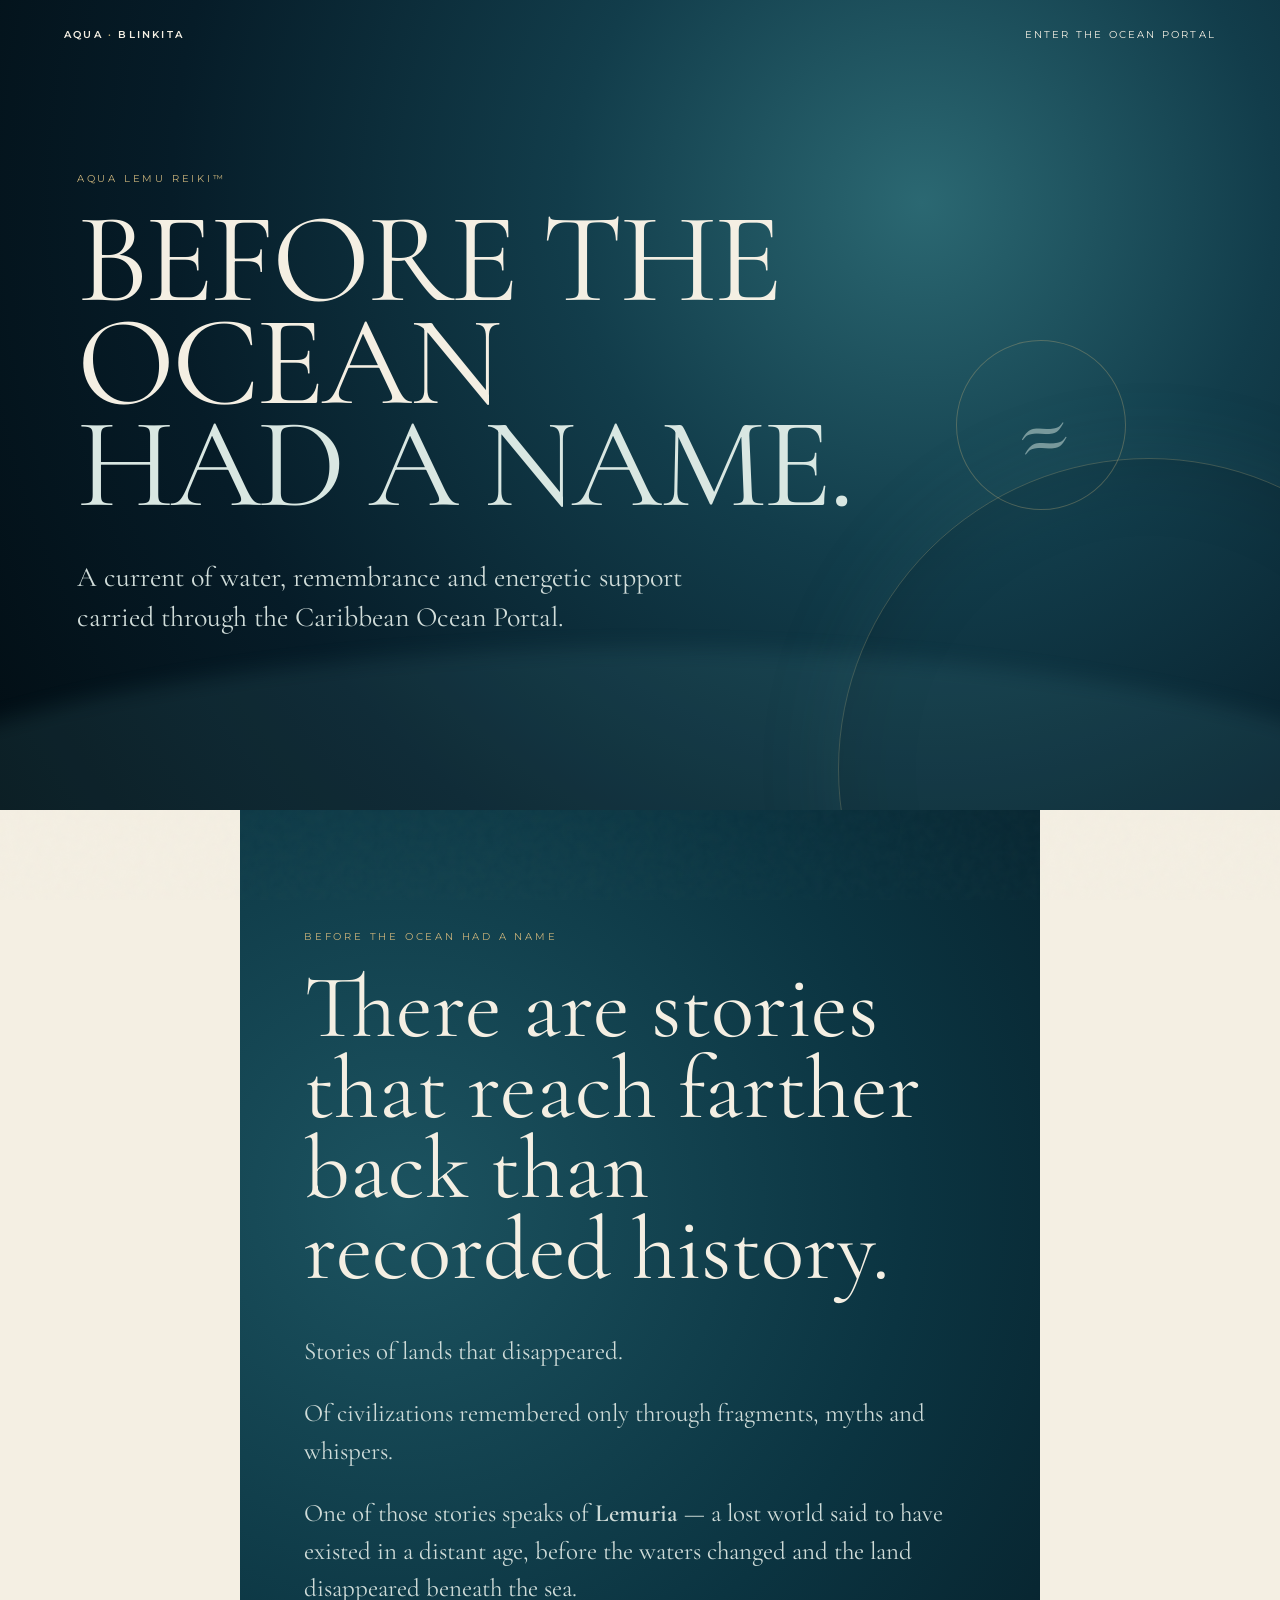
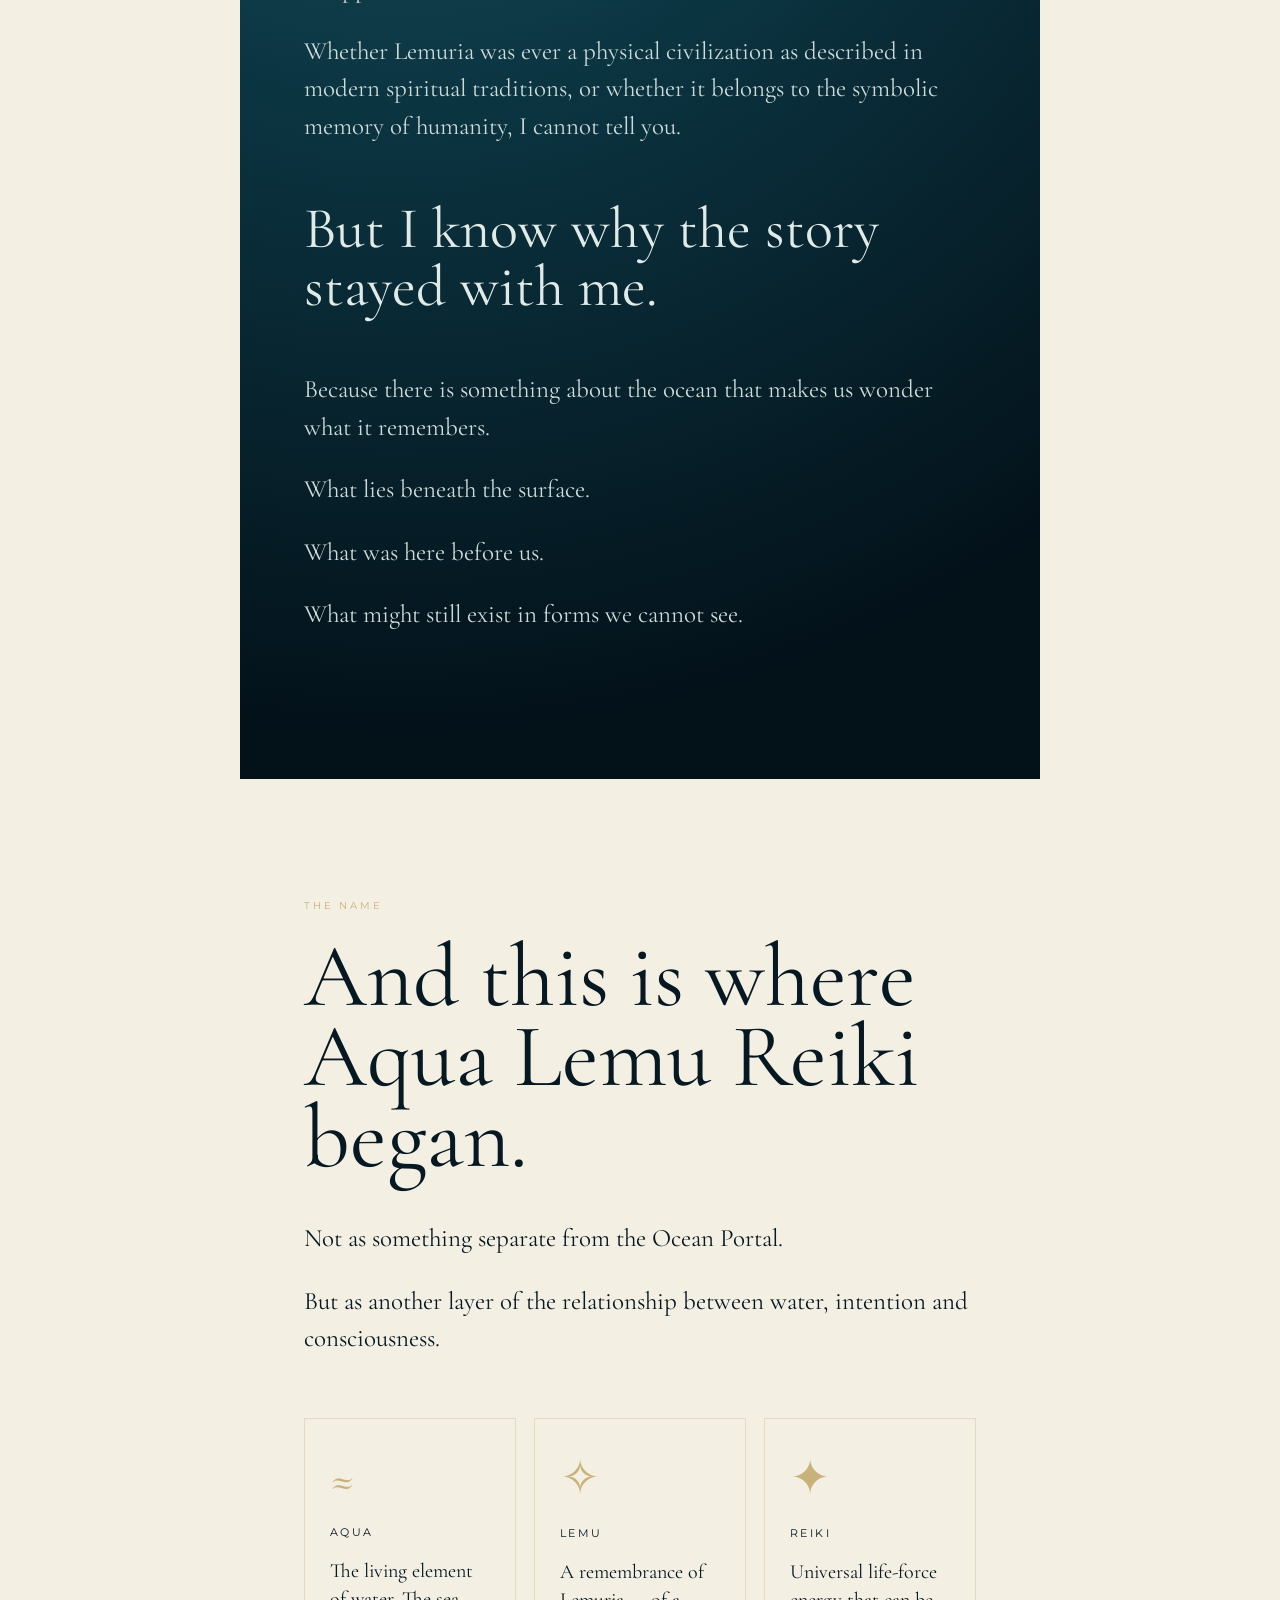
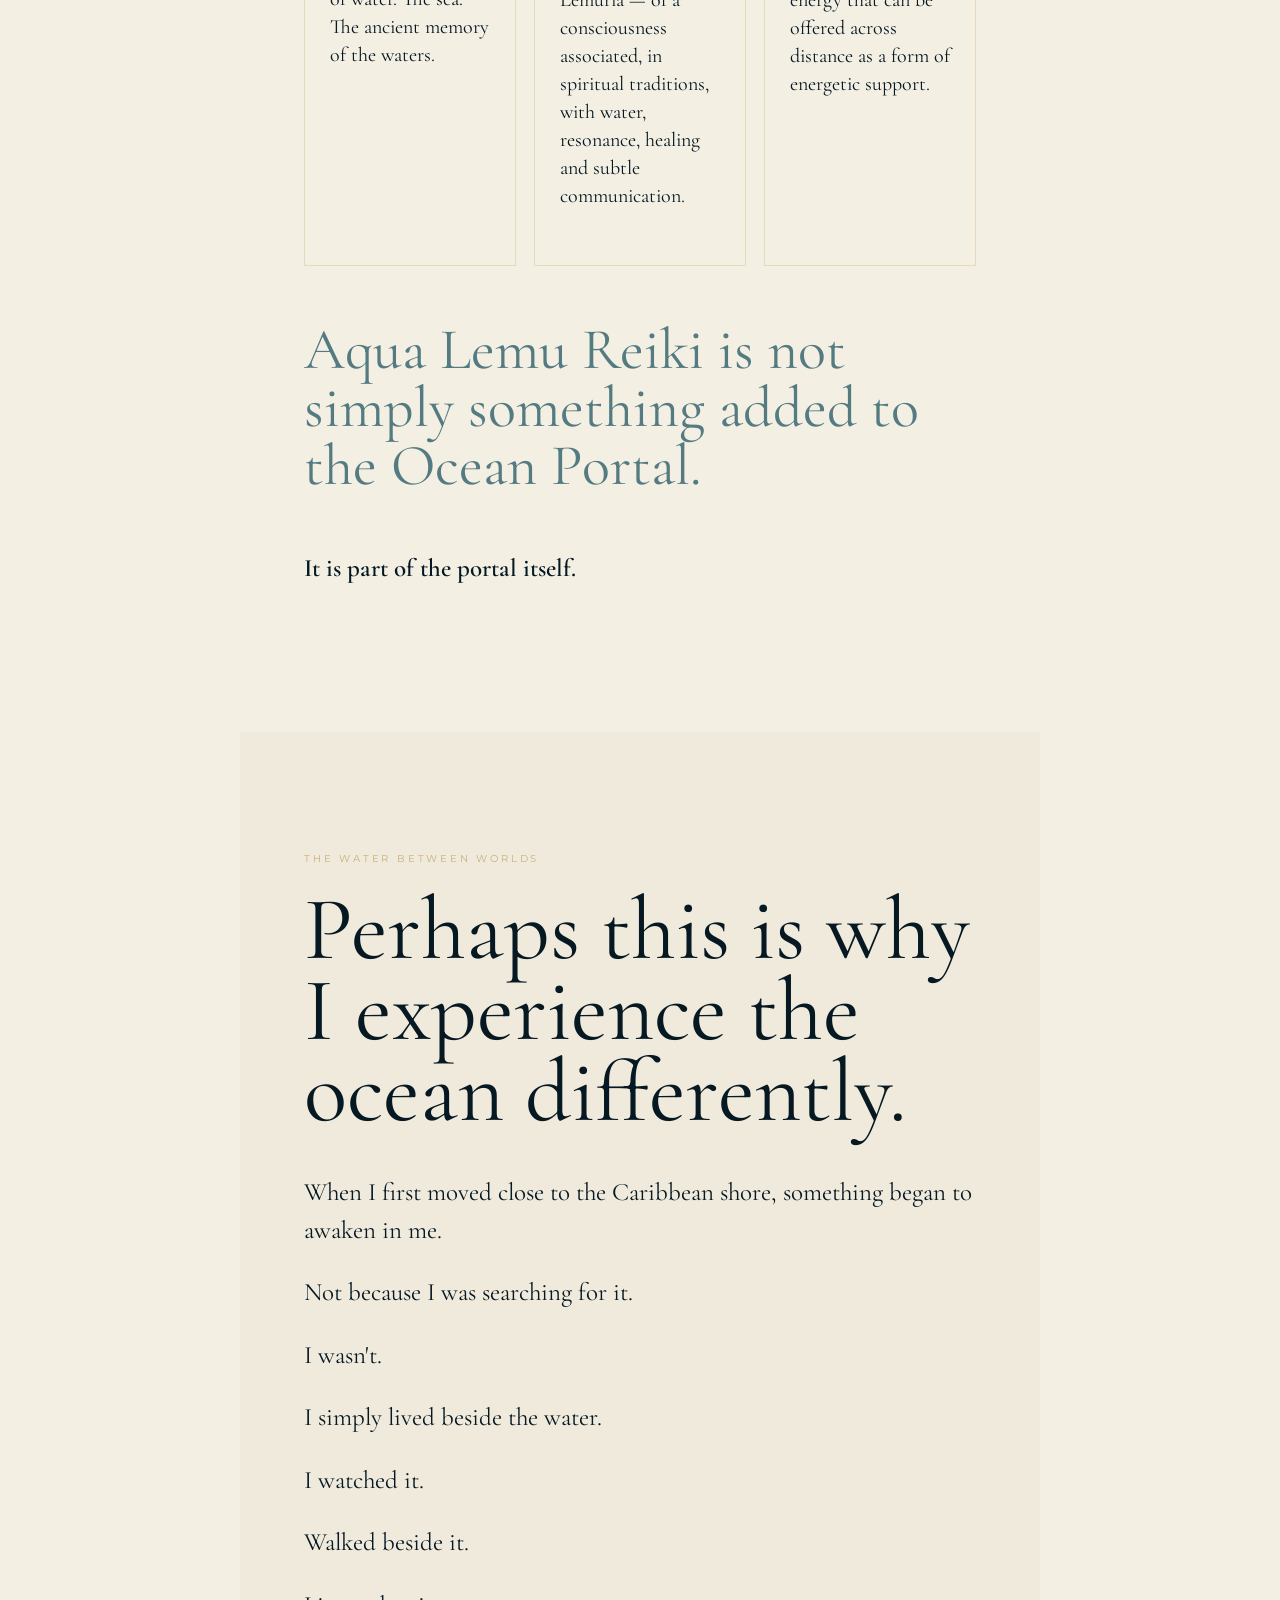
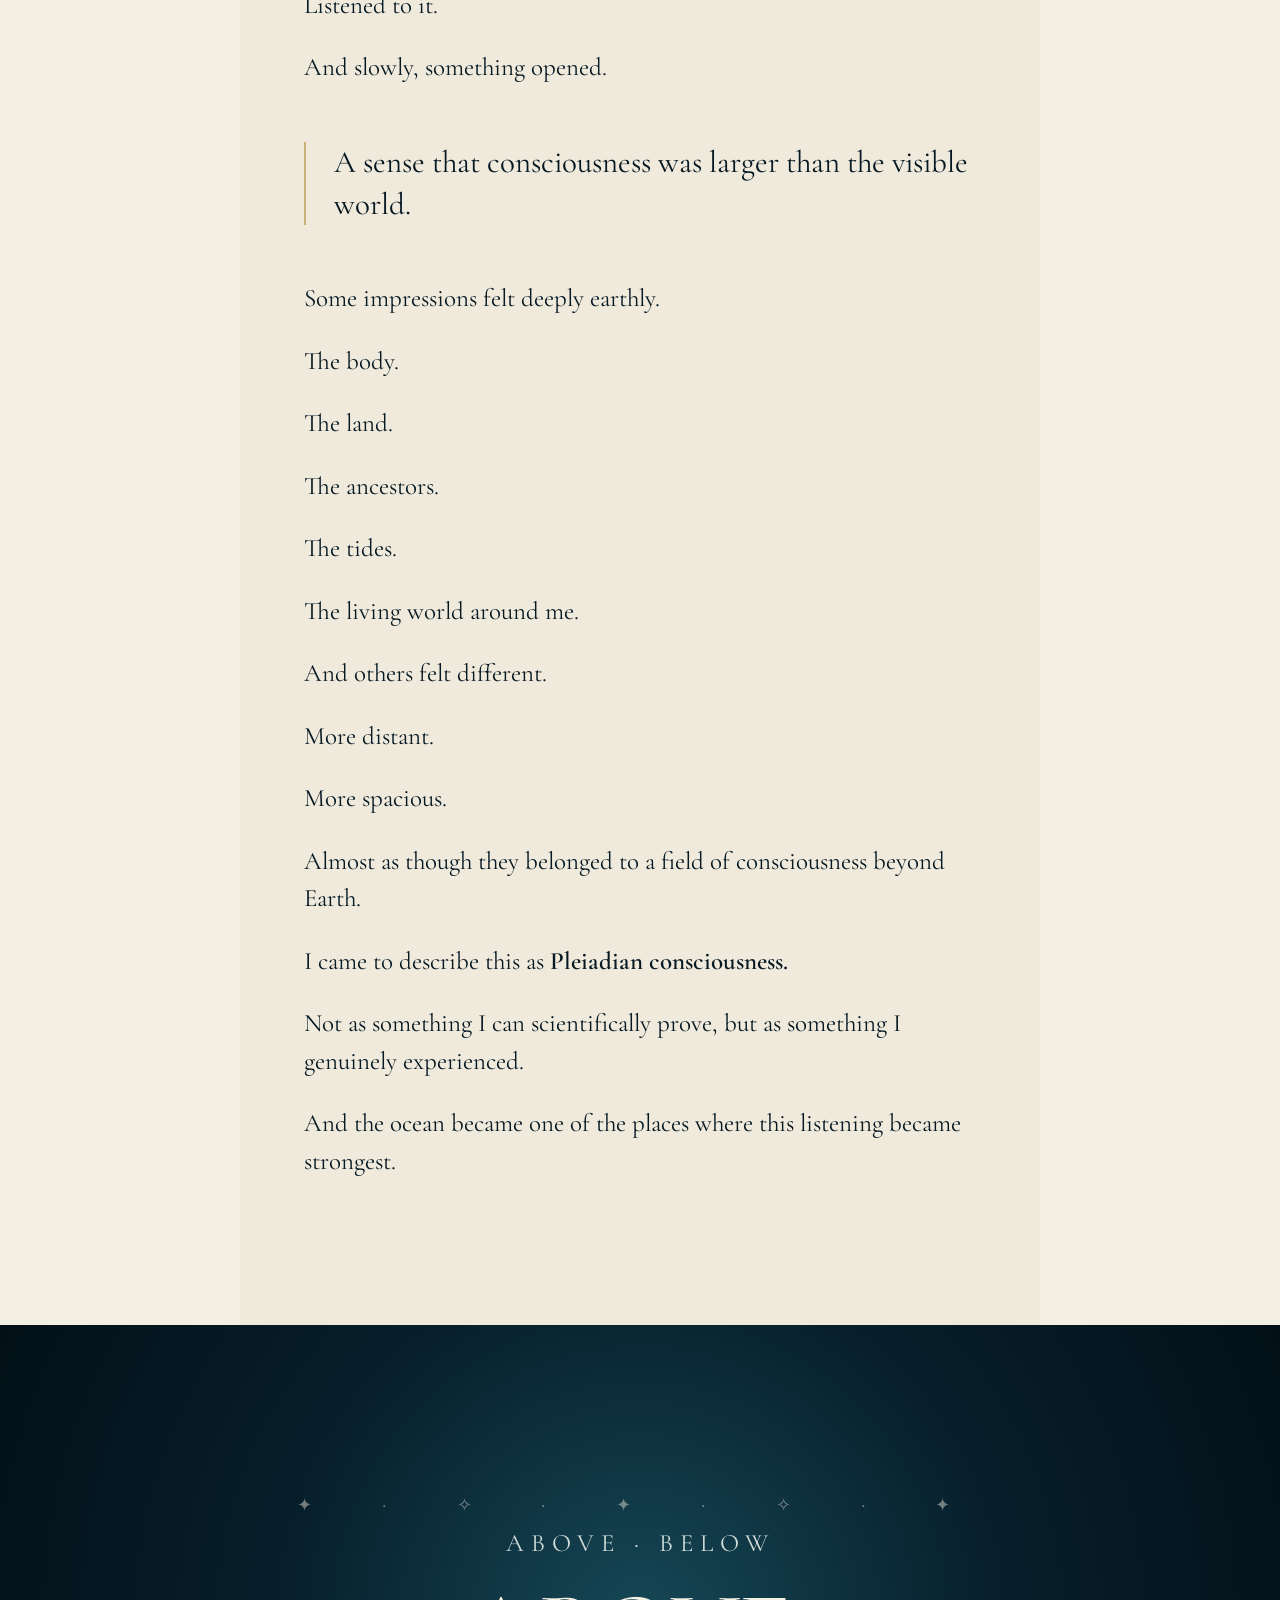
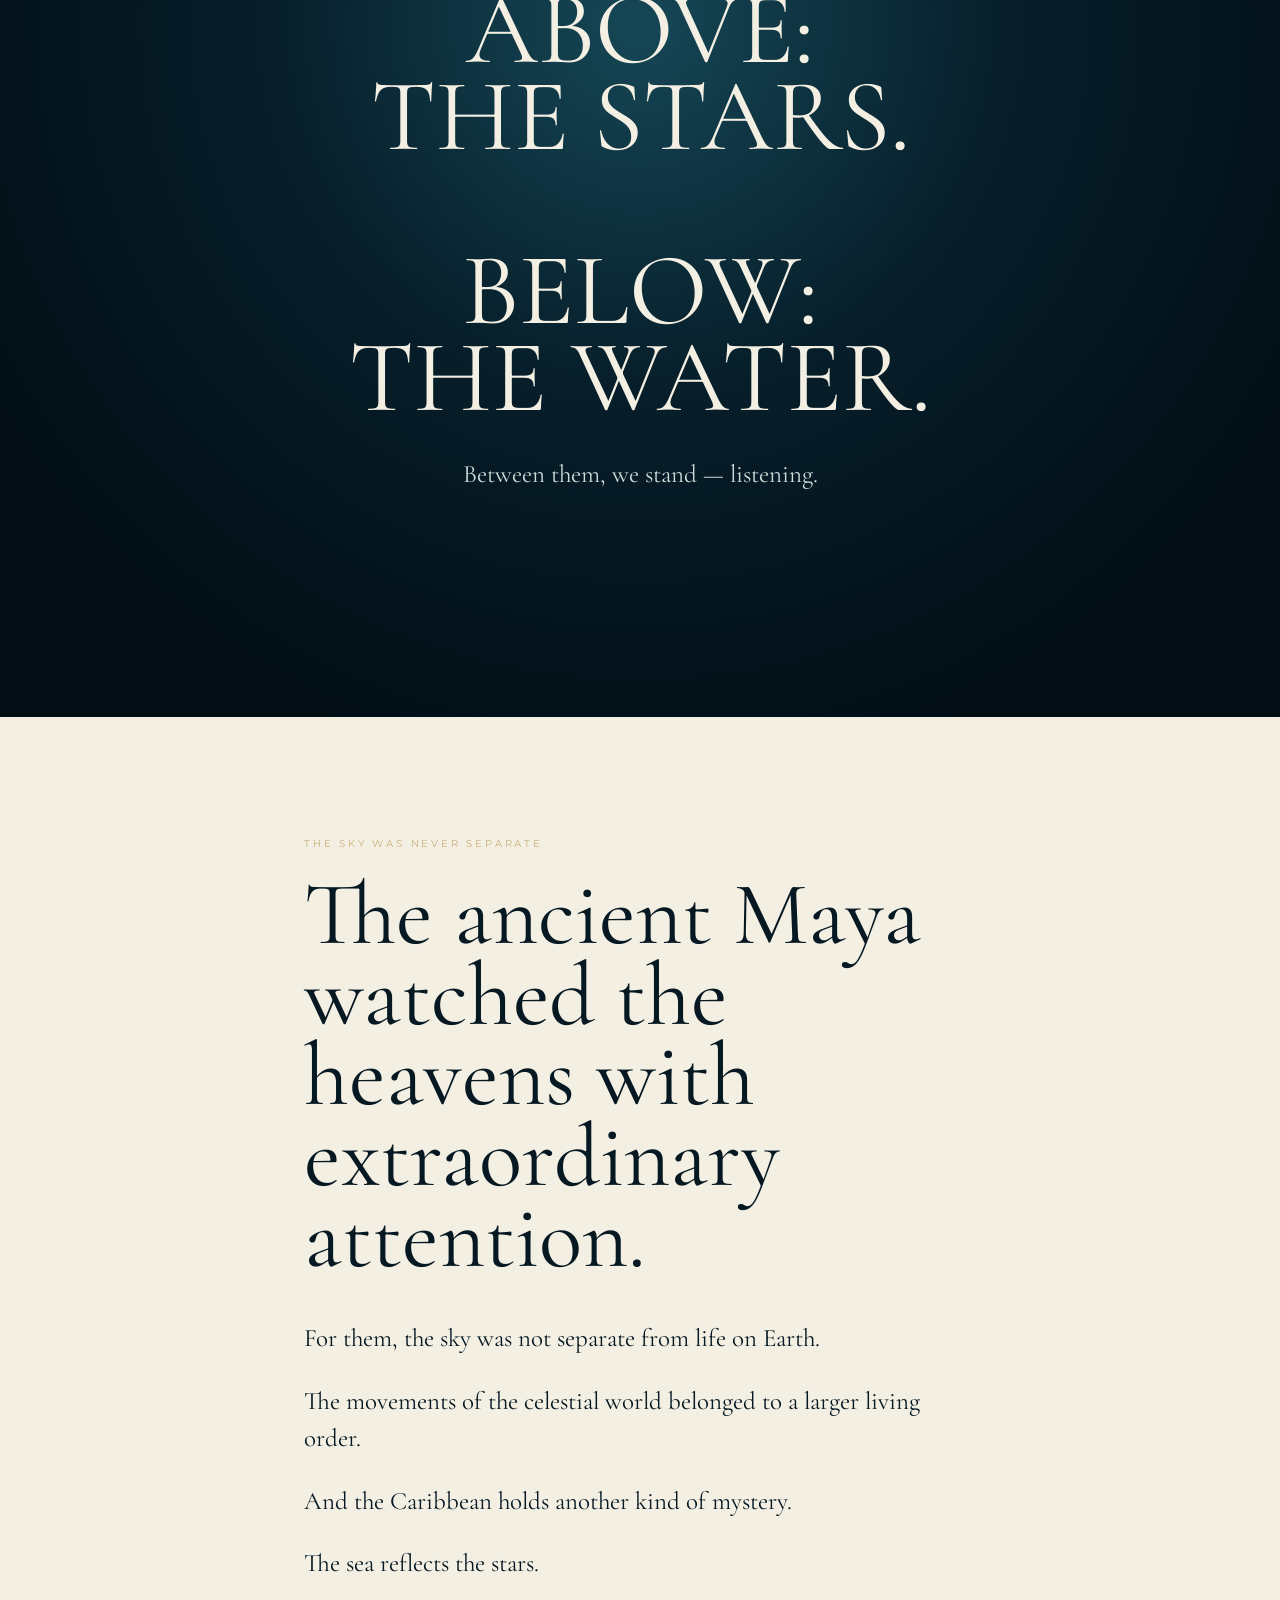
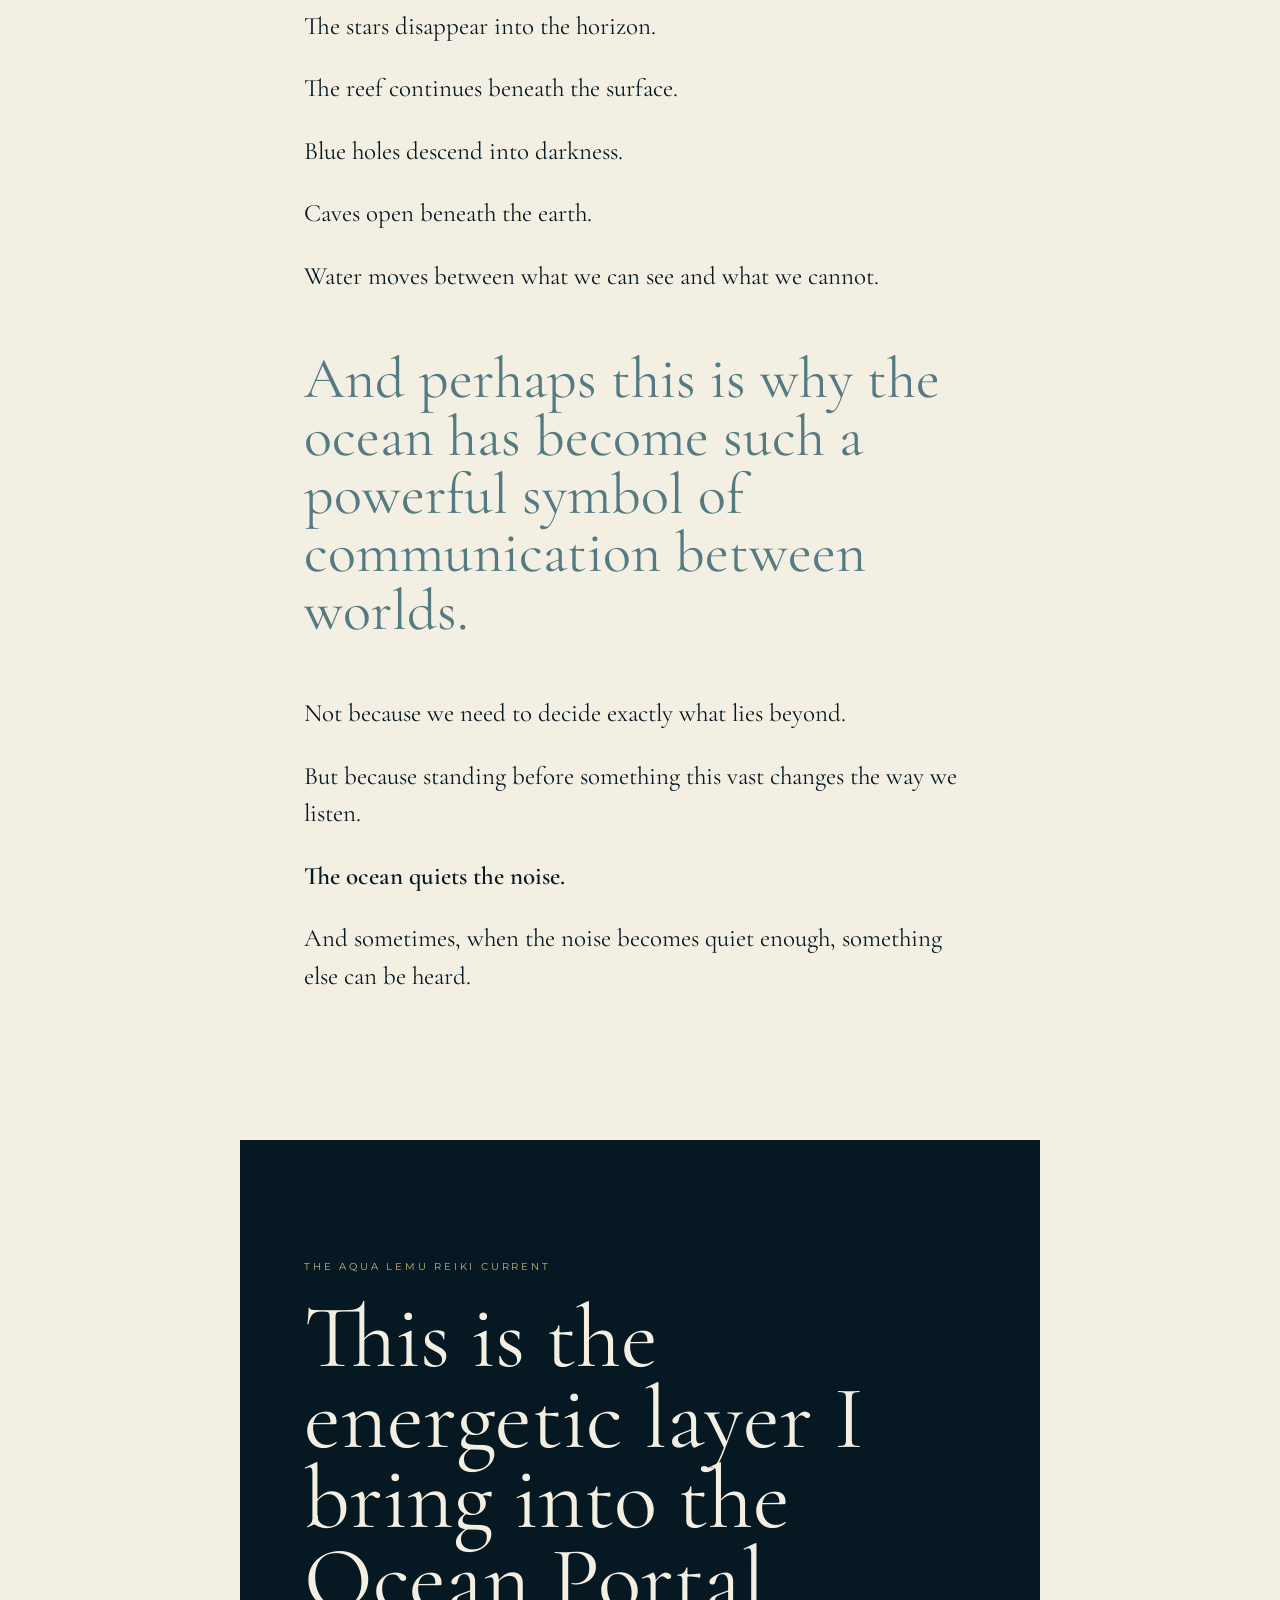
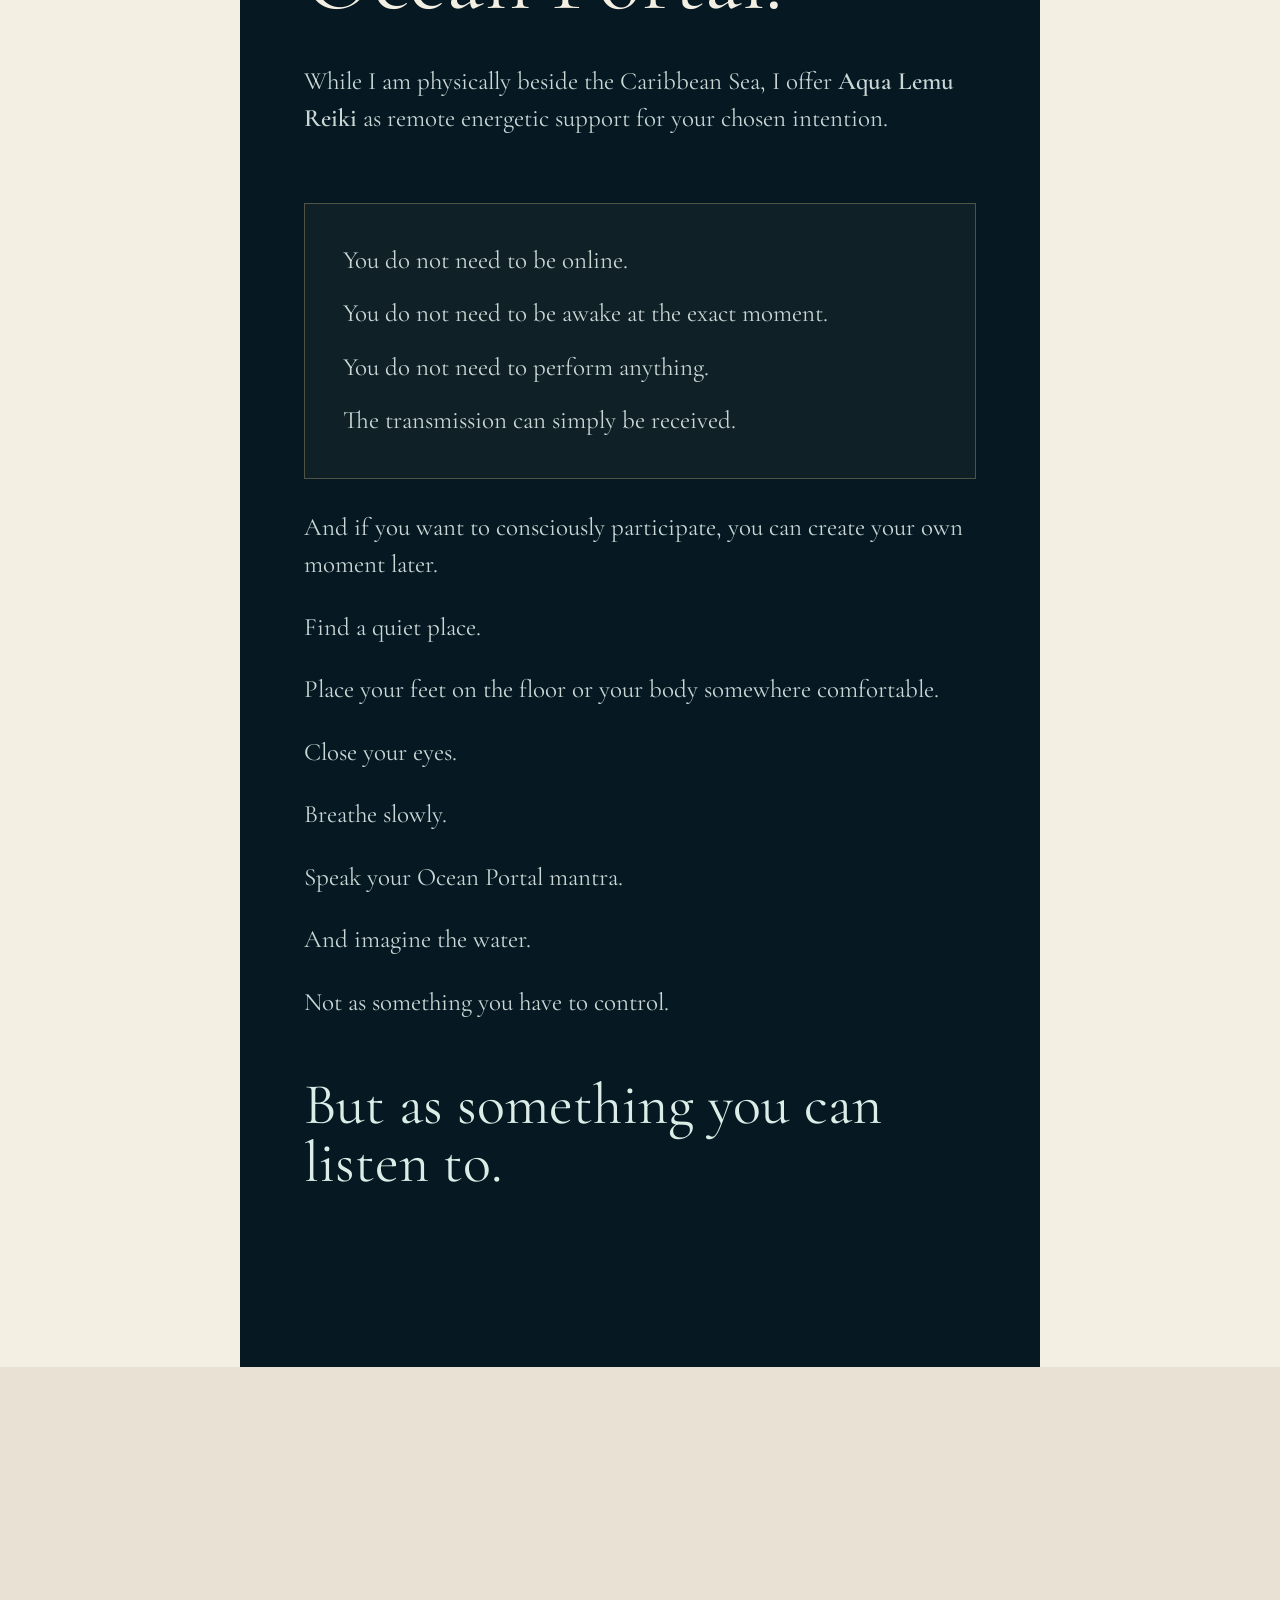
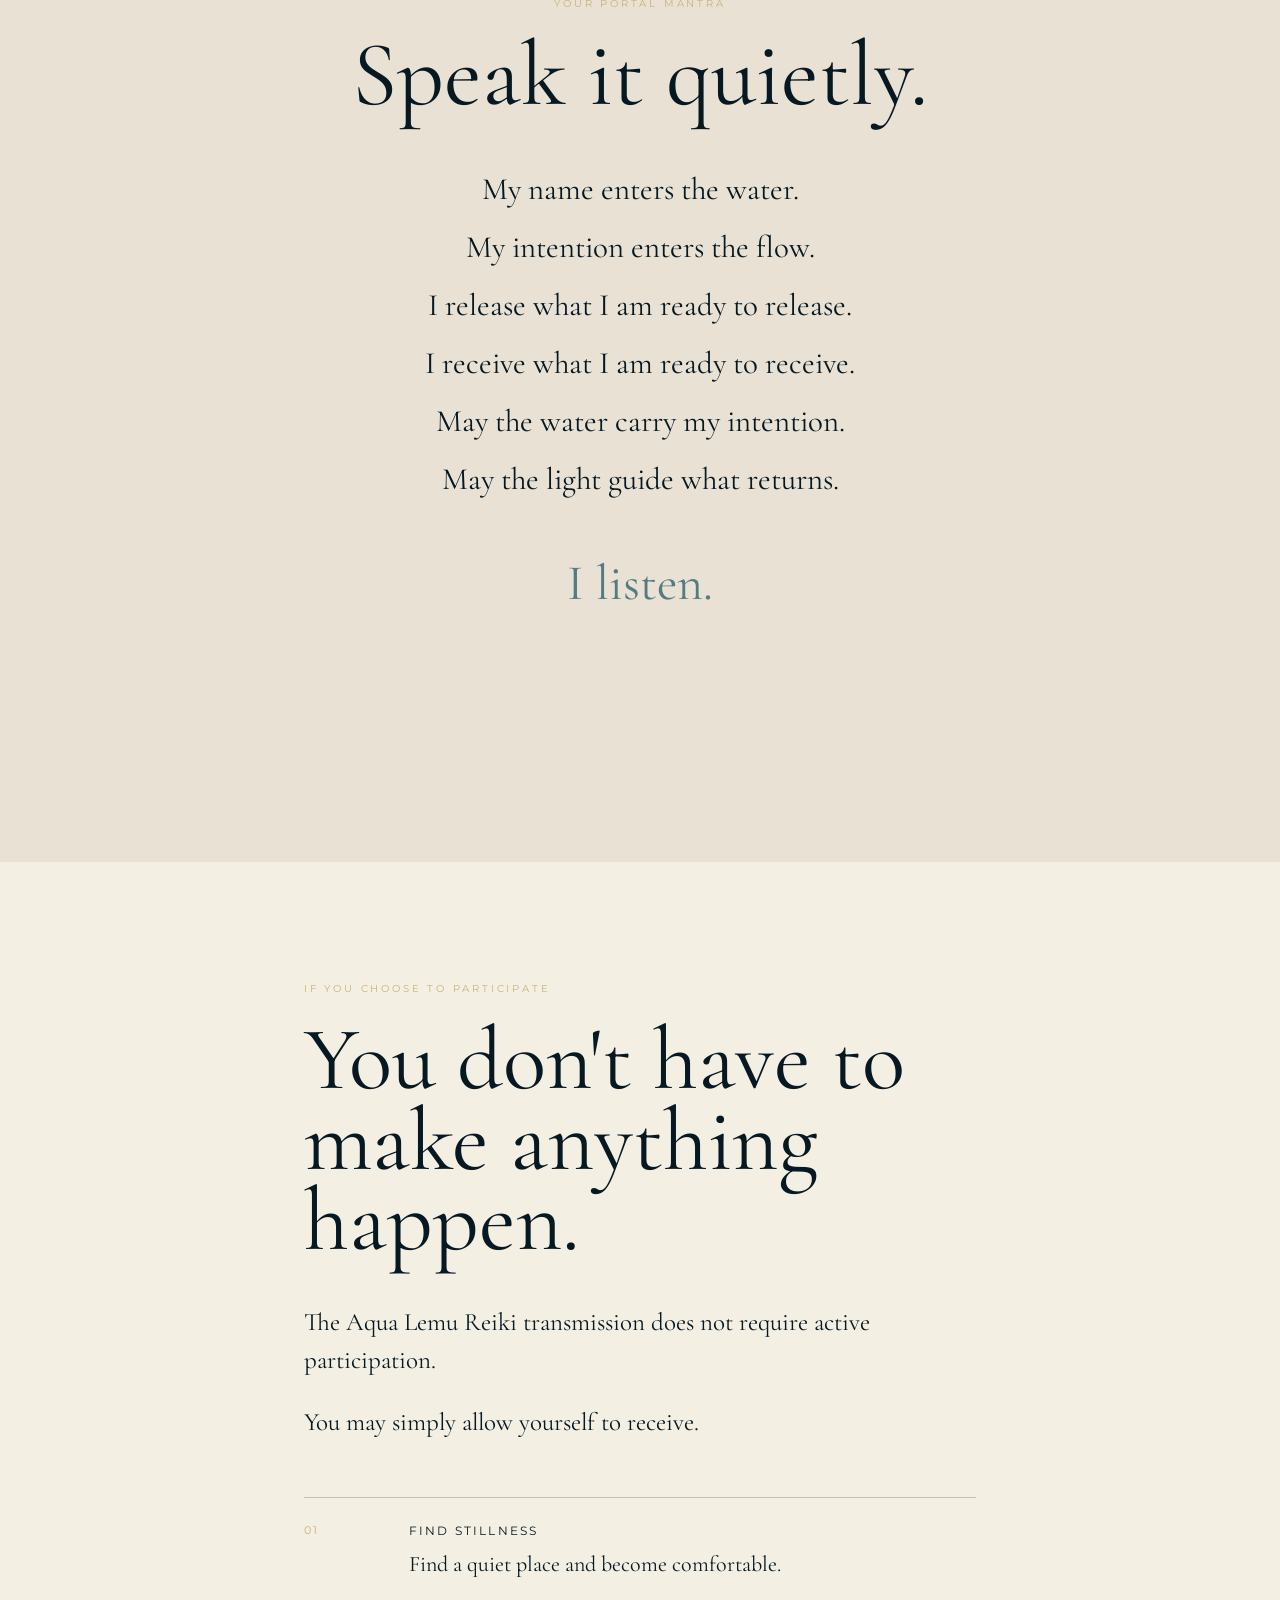
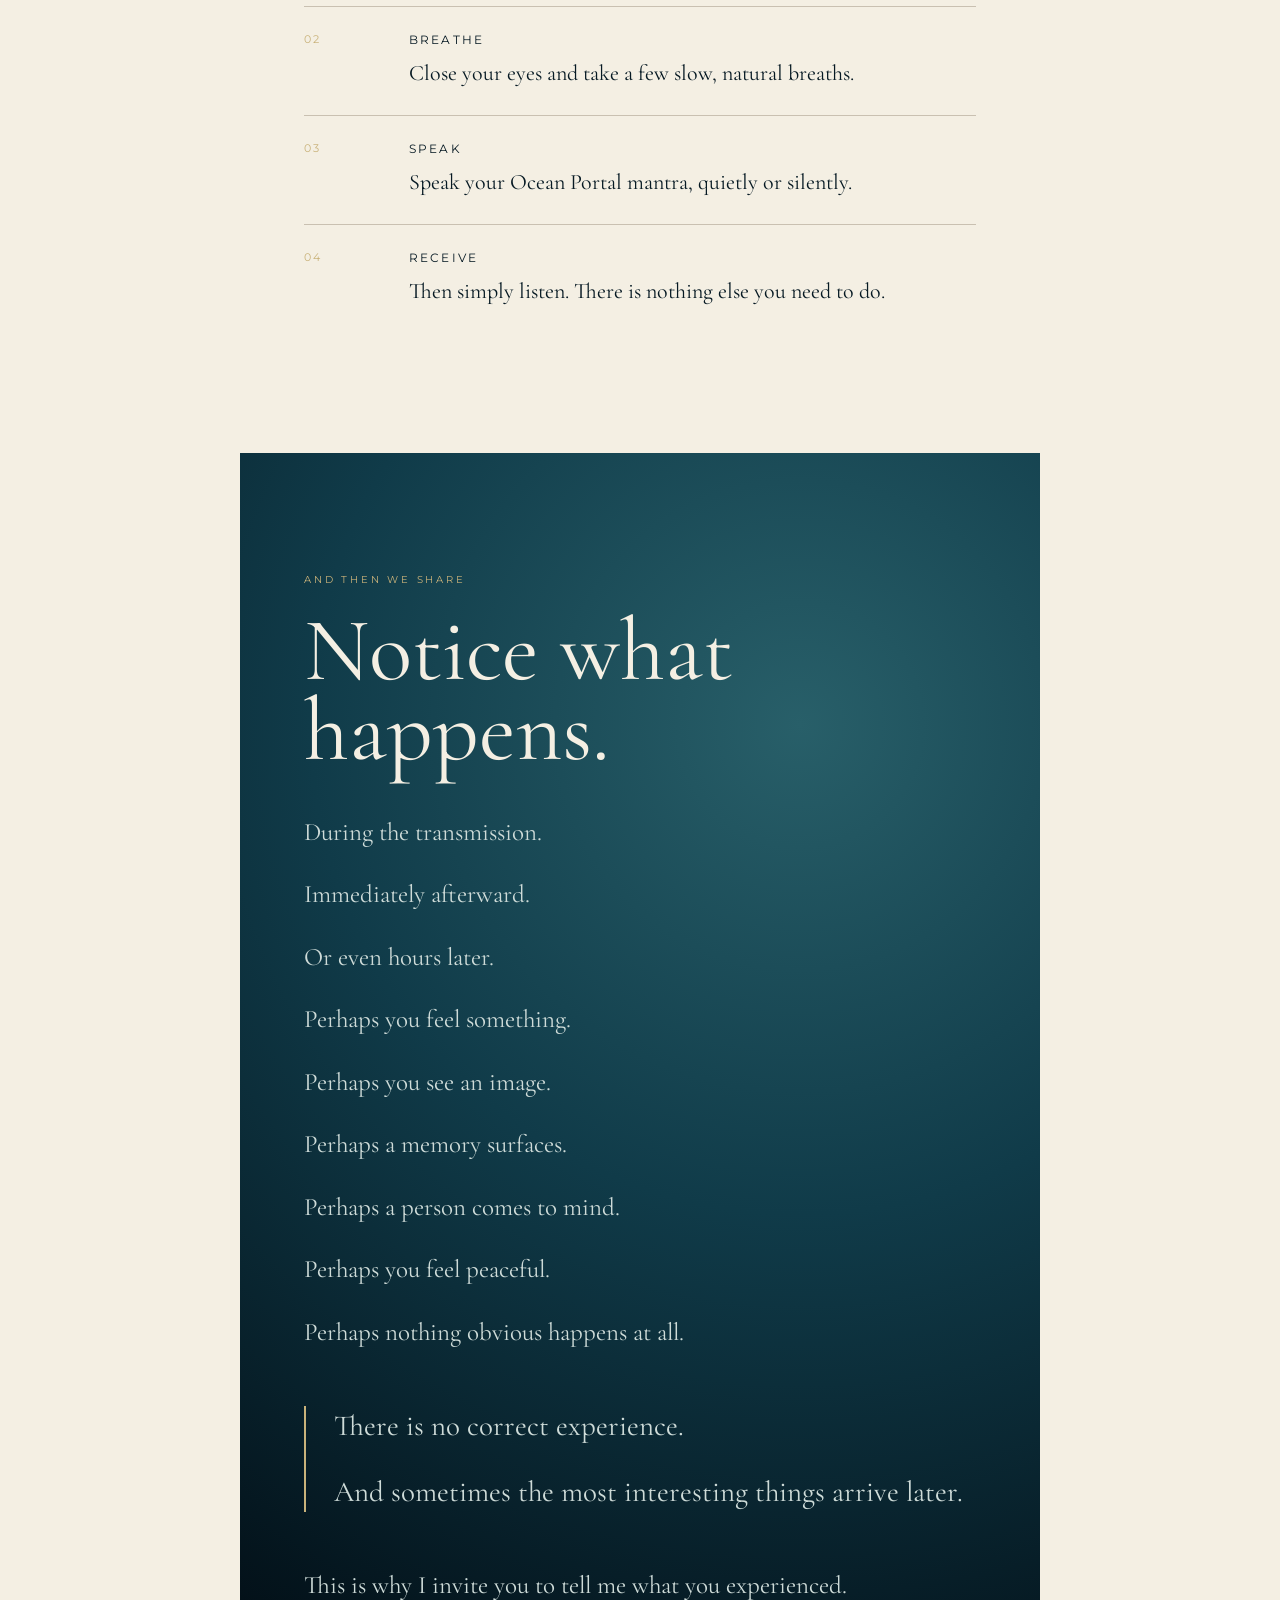
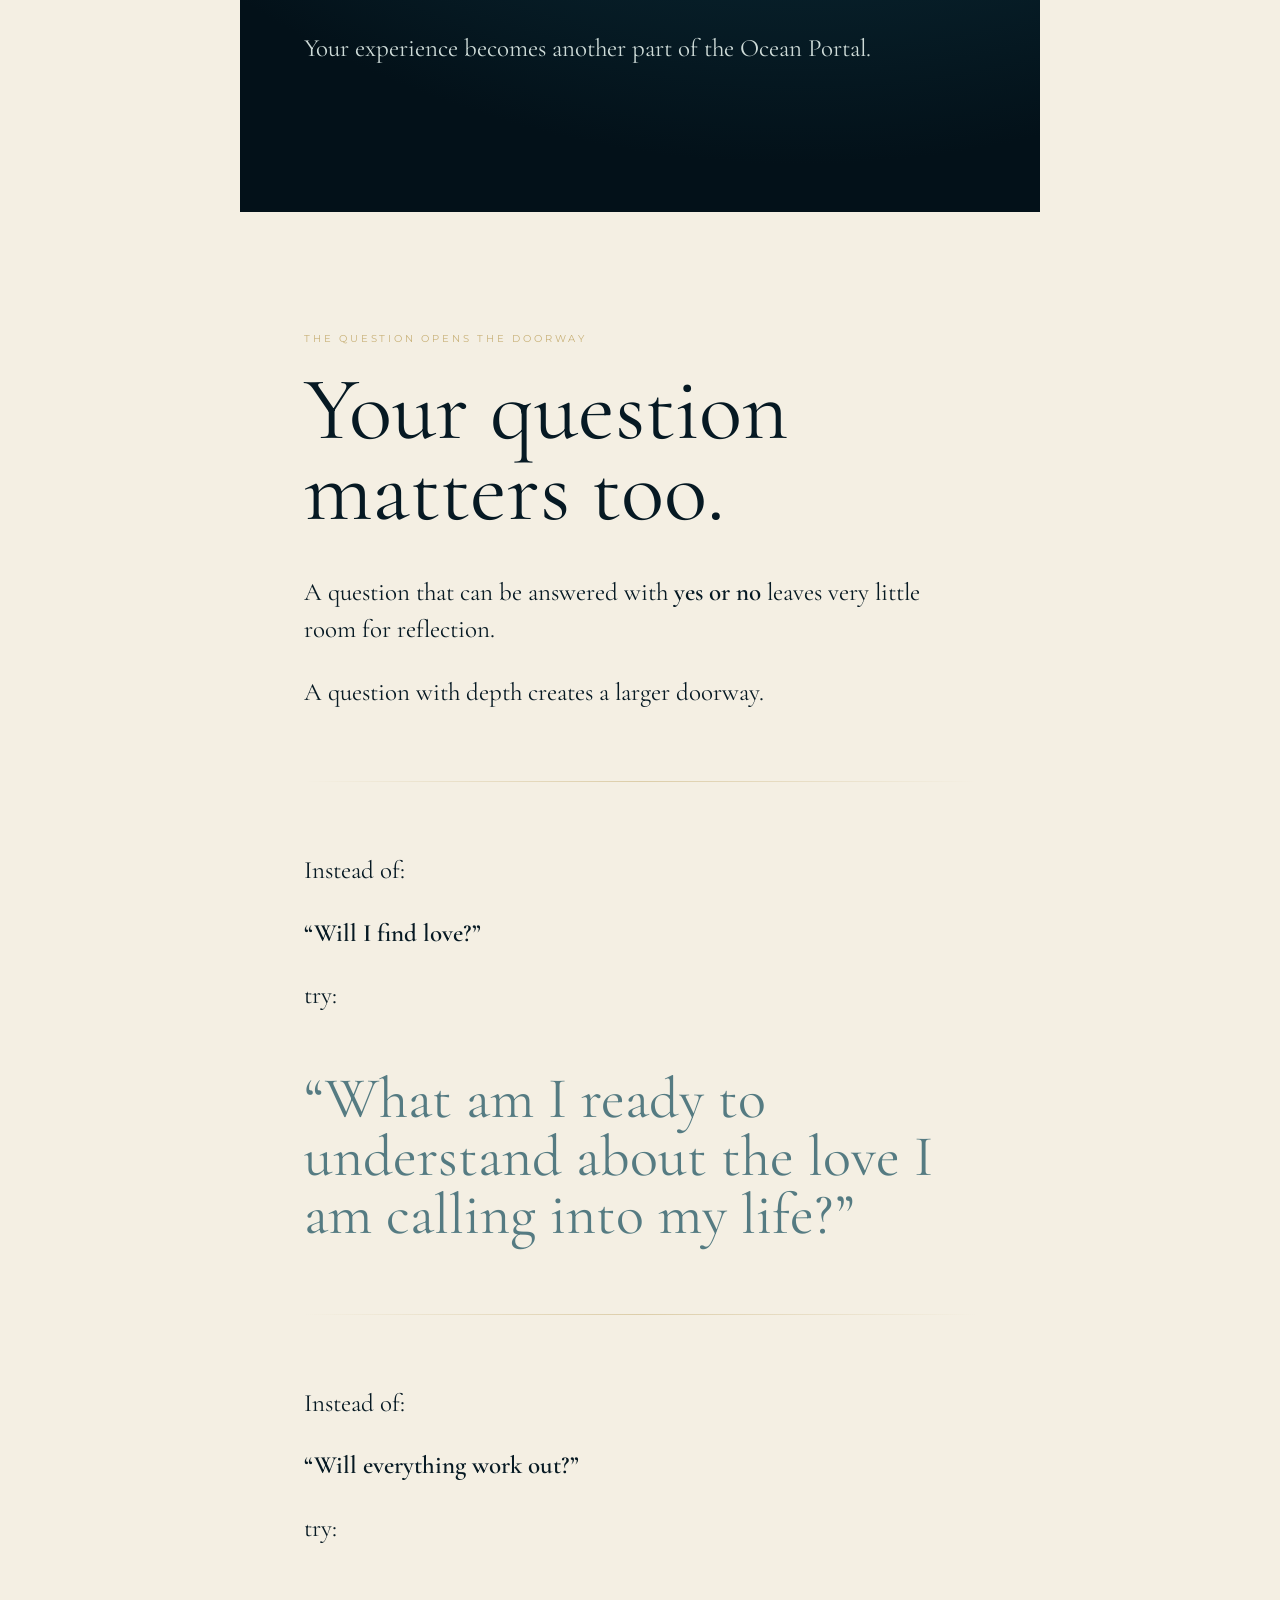
<file: aqua-lemu.html>
<!doctype html>

<html lang="en">
<head>
<meta charset="utf-8">
<meta name="viewport" content="width=device-width,initial-scale=1">

<title>Aqua Lemu Reiki™ — AQUA · BLINKITA</title>

<meta name="description" content="Aqua Lemu Reiki™ — the energetic current carried through the Caribbean Ocean Portal.">

<link rel="preconnect" href="https://fonts.googleapis.com">
<link rel="preconnect" href="https://fonts.gstatic.com" crossorigin>
<link href="https://fonts.googleapis.com/css2?family=Cormorant+Garamond:wght@400;500;600&family=Montserrat:wght@400;500;600&display=swap" rel="stylesheet">

<link rel="stylesheet" href="style.css">

<style>

/* =========================================================
   AQUA LEMU REIKI — STORY PAGE
========================================================= */

.lemu-page{
  background:var(--ivory);
  color:var(--navy);
}

.lemu-nav{
  position:absolute;
  top:0;
  left:0;
  right:0;
  z-index:10;
  display:flex;
  justify-content:space-between;
  align-items:center;
  padding:28px 5vw;
  color:var(--ivory);
  font-size:10px;
  letter-spacing:.22em;
}

.lemu-nav a{
  color:var(--ivory);
  text-decoration:none;
}

.lemu-nav .brand{
  font-weight:600;
}

.lemu-nav .brand span{
  color:var(--gold);
}


/* =========================================================
   HERO
========================================================= */

.lemu-hero{
  min-height:90vh;
  position:relative;
  overflow:hidden;
  display:flex;
  align-items:center;
  background:
    radial-gradient(circle at 72% 25%,#2b6872 0,#123d4b 32%,#061c28 68%,#020d13 100%);
  color:var(--ivory);
}

.lemu-hero::before{
  content:"";
  position:absolute;
  width:620px;
  height:620px;
  right:-180px;
  bottom:-270px;
  border-radius:50%;
  border:1px solid rgba(201,178,122,.25);
  box-shadow:
    0 0 90px rgba(92,165,168,.1),
    inset 0 0 80px rgba(0,0,0,.15);
}

.lemu-hero::after{
  content:"";
  position:absolute;
  left:-15%;
  right:-15%;
  bottom:-30%;
  height:50%;
  border-radius:50%;
  background:rgba(92,165,168,.12);
  filter:blur(10px);
}

.lemu-hero-inner{
  position:relative;
  z-index:2;
  max-width:1050px;
  padding:15vh 6vw 12vh;
}

.lemu-hero h1{
  font-family:"Cormorant Garamond",serif;
  font-size:clamp(62px,10vw,135px);
  line-height:.8;
  font-weight:400;
  margin:0;
  letter-spacing:-.025em;
}

.lemu-hero h1 em{
  display:block;
  font-style:normal;
  color:#d9e7e2;
}

.lemu-hero-sub{
  max-width:680px;
  margin-top:42px;
  font-family:"Cormorant Garamond",serif;
  font-size:28px;
  line-height:1.4;
  color:#d1ddda;
}

.lemu-symbol{
  position:absolute;
  right:12vw;
  top:42%;
  z-index:2;
  width:170px;
  height:170px;
  border:1px solid rgba(201,178,122,.45);
  border-radius:50%;
  display:grid;
  place-items:center;
  color:rgba(220,236,230,.7);
  font-family:"Cormorant Garamond",serif;
  font-size:105px;
  transform:rotate(-12deg);
  opacity:.7;
}


/* =========================================================
   STORY
========================================================= */

.lemu-story{
  max-width:800px;
  margin:auto;
  padding:120px 5vw;
}

.lemu-story h2{
  font-family:"Cormorant Garamond",serif;
  font-size:clamp(52px,7vw,90px);
  line-height:.9;
  font-weight:400;
  margin:0 0 42px;
}

.lemu-story h3{
  font-family:"Cormorant Garamond",serif;
  font-size:38px;
  font-weight:400;
  margin:75px 0 28px;
}

.lemu-story p{
  font-family:"Cormorant Garamond",serif;
  font-size:25px;
  line-height:1.5;
  margin:0 0 25px;
}

.lemu-story .eyebrow{
  font-family:Montserrat,Arial,sans-serif;
  font-size:10px;
  line-height:1.3;
  letter-spacing:.28em;
  text-transform:uppercase;
  color:var(--gold);
  margin-bottom:25px;
}

.lemu-story .large{
  font-size:58px;
  line-height:1;
  color:#557b82;
  margin:55px 0;
}

.lemu-story strong{
  font-weight:600;
}

.lemu-divider{
  height:1px;
  width:100%;
  background:linear-gradient(
    90deg,
    transparent,
    rgba(201,178,122,.55),
    transparent
  );
  margin:70px 0;
}


/* =========================================================
   LEMURIA
========================================================= */

.lemuria{
  background:
    radial-gradient(circle at 20% 25%,#1c5360 0,#0b3441 38%,#031119 85%);
  color:var(--ivory);
}

.lemuria p{
  color:#cedbd8;
}

.lemuria .large{
  color:#e0ebe7;
}

.lemuria .eyebrow{
  color:var(--gold);
}


/* =========================================================
   THREE ELEMENTS
========================================================= */

.elements{
  display:grid;
  grid-template-columns:repeat(3,1fr);
  gap:18px;
  margin:60px 0 20px;
}

.element{
  border:1px solid rgba(201,178,122,.35);
  padding:30px 25px;
  min-height:220px;
}

.element-symbol{
  font-family:"Cormorant Garamond",serif;
  font-size:48px;
  color:var(--gold);
}

.element h3{
  font-family:Montserrat,Arial,sans-serif;
  font-size:11px;
  letter-spacing:.22em;
  margin:18px 0;
}

.element p{
  font-family:"Cormorant Garamond",serif;
  font-size:20px;
  line-height:1.4;
}


/* =========================================================
   WATER BETWEEN WORLDS
========================================================= */

.worlds{
  background:#f0eadc;
}

.worlds .quote{
  border-left:2px solid var(--gold);
  padding-left:28px;
  margin:55px 0;
}

.worlds .quote p{
  font-size:31px;
  line-height:1.35;
}


/* =========================================================
   STARS / WATER
========================================================= */

.stars-water{
  min-height:70vh;
  position:relative;
  overflow:hidden;
  display:flex;
  align-items:center;
  justify-content:center;
  text-align:center;
  background:
    radial-gradient(
      circle at 50% 30%,
      #164756 0,
      #071f2b 38%,
      #020d14 82%
    );
  color:var(--ivory);
}

.stars-water::before{
  content:"✦  ·  ✧    ·    ✦       ·   ✧   ·   ✦";
  position:absolute;
  top:17%;
  left:0;
  right:0;
  font-size:18px;
  letter-spacing:1.8em;
  color:rgba(244,239,227,.45);
}

.stars-water-content{
  position:relative;
  z-index:2;
  max-width:800px;
  padding:90px 5vw;
}

.stars-water-content h2{
  font-family:"Cormorant Garamond",serif;
  font-size:clamp(58px,8vw,105px);
  line-height:.85;
  font-weight:400;
  margin:0 0 35px;
}

.stars-water-content p{
  font-family:"Cormorant Garamond",serif;
  font-size:25px;
  line-height:1.45;
  color:#cedbd8;
}


/* =========================================================
   REIKI CURRENT
========================================================= */

.reiki-current{
  background:var(--navy);
  color:var(--ivory);
}

.reiki-current p{
  color:#cbd7d5;
}

.reiki-current .large{
  color:#dcece6;
}

.current-box{
  margin:65px 0 30px;
  border:1px solid rgba(201,178,122,.35);
  padding:38px;
  background:rgba(201,178,122,.045);
}

.current-box p{
  margin:0 0 16px;
}

.current-box p:last-child{
  margin-bottom:0;
}


/* =========================================================
   MANTRA
========================================================= */

.mantra{
  text-align:center;
  background:#e9e2d4;
}

.mantra-inner{
  max-width:720px;
  margin:auto;
  padding:120px 5vw;
}

.mantra h2{
  font-family:"Cormorant Garamond",serif;
  font-size:clamp(55px,8vw,92px);
  line-height:.9;
  font-weight:400;
  margin:0 0 50px;
}

.mantra-line{
  font-family:"Cormorant Garamond",serif;
  font-size:31px;
  line-height:1.45;
  margin:0 0 13px;
}

.mantra-final{
  margin-top:45px;
  font-size:50px;
  color:#557b82;
}


/* =========================================================
   PARTICIPATION
========================================================= */

.receive{
  background:var(--ivory);
}

.receive-list{
  margin-top:55px;
}

.receive-step{
  border-top:1px solid #c9c0b1;
  padding:25px 0;
  display:grid;
  grid-template-columns:80px 1fr;
  gap:25px;
}

.receive-number{
  color:var(--gold);
  font-size:11px;
  letter-spacing:.18em;
}

.receive-step h3{
  margin:0 0 10px;
  font-family:Montserrat,Arial,sans-serif;
  font-size:12px;
  letter-spacing:.18em;
}

.receive-step p{
  margin:0;
  font-family:"Cormorant Garamond",serif;
  font-size:22px;
}


/* =========================================================
   QUESTIONS
========================================================= */

.questions{
  background:
    radial-gradient(circle at 70% 20%,#285f69 0,#103b49 40%,#031119 85%);
  color:var(--ivory);
}

.questions p{
  color:#cedbd8;
}

.questions .quote{
  border-left:2px solid var(--gold);
  padding-left:28px;
  margin:55px 0;
}

.questions .quote p{
  font-size:29px;
  line-height:1.4;
}


/* =========================================================
   FINAL
========================================================= */

.lemu-final{
  text-align:center;
  background:var(--navy);
  color:var(--ivory);
}

.lemu-final .lemu-story{
  padding-bottom:125px;
}

.lemu-final h2{
  font-family:"Cormorant Garamond",serif;
  font-size:clamp(55px,8vw,100px);
  line-height:.88;
  font-weight:400;
  margin:0 0 30px;
}

.final-link{
  display:inline-block;
  margin-top:30px;
  border:1px solid var(--gold);
  background:var(--gold);
  color:#07151a;
  padding:16px 24px;
  font-family:Montserrat,Arial,sans-serif;
  font-size:10px;
  letter-spacing:.2em;
  text-decoration:none;
  font-weight:600;
}

.back-link{
  display:inline-block;
  margin-top:20px;
  color:var(--gold);
  font-family:Montserrat,Arial,sans-serif;
  font-size:10px;
  letter-spacing:.18em;
  text-decoration:none;
}


/* =========================================================
   MOBILE
========================================================= */

@media(max-width:760px){

  .lemu-nav{
    padding:20px 5vw;
  }

  .lemu-nav a{
    display:none;
  }

  .lemu-hero{
    min-height:84vh;
  }

  .lemu-hero-inner{
    padding:14vh 7vw 10vh;
  }

  .lemu-hero h1{
    font-size:60px;
  }

  .lemu-hero-sub{
    font-size:22px;
  }

  .lemu-symbol{
    width:105px;
    height:105px;
    font-size:65px;
    right:8vw;
    top:25%;
    opacity:.35;
  }

  .lemu-story{
    padding:80px 7vw;
  }

  .lemu-story h2{
    font-size:54px;
  }

  .lemu-story p{
    font-size:22px;
  }

  .lemu-story .large{
    font-size:45px;
  }

  .elements{
    grid-template-columns:1fr;
  }

  .stars-water{
    min-height:62vh;
  }

  .stars-water-content h2{
    font-size:59px;
  }

  .stars-water-content p{
    font-size:21px;
  }

  .mantra-inner{
    padding:85px 7vw;
  }

  .mantra h2{
    font-size:57px;
  }

  .mantra-line{
    font-size:25px;
  }

  .receive-step{
    grid-template-columns:55px 1fr;
    gap:15px;
  }

  .questions .quote p{
    font-size:25px;
  }

}

</style>

</head>

<body class="lemu-page">

<div class="noise"></div>

<!-- =========================================================
     NAV
========================================================= -->

<nav class="lemu-nav">

  <div class="brand">
    AQUA <span>·</span> BLINKITA
  </div>

  <div>
    <a href="index.html#portals">
      ENTER THE OCEAN PORTAL
    </a>
  </div>

</nav>

<!-- =========================================================
     HERO
========================================================= -->

<header class="lemu-hero">

  <div class="lemu-hero-inner">

<p class="eyebrow">
  AQUA LEMU REIKI™
</p>

<h1>
  BEFORE THE OCEAN<br>
  <em>HAD A NAME.</em>
</h1>

<p class="lemu-hero-sub">
  A current of water, remembrance and energetic support
  carried through the Caribbean Ocean Portal.
</p>

  </div>

  <div class="lemu-symbol">
    ≈
  </div>

</header>

<main>

<!-- =========================================================
     LEMURIA
========================================================= -->

<section class="lemu-story lemuria">

  <p class="eyebrow">
    BEFORE THE OCEAN HAD A NAME
  </p>

  <h2>
    There are stories that reach
    farther back than recorded history.
  </h2>

  <p>
    Stories of lands that disappeared.
  </p>

  <p>
    Of civilizations remembered only through fragments,
    myths and whispers.
  </p>

  <p>
    One of those stories speaks of <strong>Lemuria</strong> —
    a lost world said to have existed in a distant age,
    before the waters changed and the land disappeared
    beneath the sea.
  </p>

  <p>
    Whether Lemuria was ever a physical civilization
    as described in modern spiritual traditions,
    or whether it belongs to the symbolic memory
    of humanity, I cannot tell you.
  </p>

  <p class="large">
    But I know why the story stayed with me.
  </p>

  <p>
    Because there is something about the ocean
    that makes us wonder what it remembers.
  </p>

  <p>
    What lies beneath the surface.
  </p>

  <p>
    What was here before us.
  </p>

  <p>
    What might still exist in forms we cannot see.
  </p>

</section>

<!-- =========================================================
     AQUA LEMU
========================================================= -->

<section class="lemu-story">

  <p class="eyebrow">
    THE NAME
  </p>

  <h2>
    And this is where
    Aqua Lemu Reiki began.
  </h2>

  <p>
    Not as something separate from the Ocean Portal.
  </p>

  <p>
    But as another layer of the relationship
    between water, intention and consciousness.
  </p>

  <div class="elements">

<div class="element">

  <div class="element-symbol">
    ≈
  </div>

  <h3>
    AQUA
  </h3>

  <p>
    The living element of water.
    The sea.
    The ancient memory of the waters.
  </p>

</div>


<div class="element">

  <div class="element-symbol">
    ✧
  </div>

  <h3>
    LEMU
  </h3>

  <p>
    A remembrance of Lemuria —
    of a consciousness associated,
    in spiritual traditions, with water,
    resonance, healing and subtle communication.
  </p>

</div>


<div class="element">

  <div class="element-symbol">
    ✦
  </div>

  <h3>
    REIKI
  </h3>

  <p>
    Universal life-force energy that can be
    offered across distance as a form
    of energetic support.
  </p>

</div>

  </div>

  <p class="large">
    Aqua Lemu Reiki is not simply
    something added to the Ocean Portal.
  </p>

  <p>
    <strong>
      It is part of the portal itself.
    </strong>
  </p>

</section>

<!-- =========================================================
     WATER BETWEEN WORLDS
========================================================= -->

<section class="lemu-story worlds">

  <p class="eyebrow">
    THE WATER BETWEEN WORLDS
  </p>

  <h2>
    Perhaps this is why
    I experience the ocean differently.
  </h2>

  <p>
    When I first moved close to the Caribbean shore,
    something began to awaken in me.
  </p>

  <p>
    Not because I was searching for it.
  </p>

  <p>
    I wasn't.
  </p>

  <p>
    I simply lived beside the water.
  </p>

  <p>
    I watched it.
  </p>

  <p>
    Walked beside it.
  </p>

  <p>
    Listened to it.
  </p>

  <p>
    And slowly, something opened.
  </p>

  <div class="quote">

<p>
  A sense that consciousness was larger
  than the visible world.
</p>

  </div>

  <p>
    Some impressions felt deeply earthly.
  </p>

  <p>
    The body.
  </p>

  <p>
    The land.
  </p>

  <p>
    The ancestors.
  </p>

  <p>
    The tides.
  </p>

  <p>
    The living world around me.
  </p>

  <p>
    And others felt different.
  </p>

  <p>
    More distant.
  </p>

  <p>
    More spacious.
  </p>

  <p>
    Almost as though they belonged to a field
    of consciousness beyond Earth.
  </p>

  <p>
    I came to describe this as
    <strong>Pleiadian consciousness.</strong>
  </p>

  <p class="small">
    Not as something I can scientifically prove,
    but as something I genuinely experienced.
  </p>

  <p>
    And the ocean became one of the places
    where this listening became strongest.
  </p>

</section>

<!-- =========================================================
     STARS ABOVE / WATER BELOW
========================================================= -->

<section class="stars-water">

  <div class="stars-water-content">

<p class="eyebrow">
  ABOVE · BELOW
</p>

<h2>
  ABOVE:<br>
  THE STARS.
  <br><br>
  BELOW:<br>
  THE WATER.
</h2>

<p>
  Between them, we stand —
  listening.
</p>

  </div>

</section>

<!-- =========================================================
     MAYA / COSMIC CONNECTION
========================================================= -->

<section class="lemu-story story-dark">

  <p class="eyebrow">
    THE SKY WAS NEVER SEPARATE
  </p>

  <h2>
    The ancient Maya watched
    the heavens with extraordinary attention.
  </h2>

  <p>
    For them, the sky was not separate from life on Earth.
  </p>

  <p>
    The movements of the celestial world belonged
    to a larger living order.
  </p>

  <p>
    And the Caribbean holds another kind of mystery.
  </p>

  <p>
    The sea reflects the stars.
  </p>

  <p>
    The stars disappear into the horizon.
  </p>

  <p>
    The reef continues beneath the surface.
  </p>

  <p>
    Blue holes descend into darkness.
  </p>

  <p>
    Caves open beneath the earth.
  </p>

  <p>
    Water moves between what we can see
    and what we cannot.
  </p>

  <p class="large">
    And perhaps this is why
    the ocean has become such a powerful
    symbol of communication between worlds.
  </p>

  <p>
    Not because we need to decide exactly
    what lies beyond.
  </p>

  <p>
    But because standing before something this vast
    changes the way we listen.
  </p>

  <p>
    <strong>
      The ocean quiets the noise.
    </strong>
  </p>

  <p>
    And sometimes, when the noise becomes quiet enough,
    something else can be heard.
  </p>

</section>

<!-- =========================================================
     AQUA LEMU REIKI CURRENT
========================================================= -->

<section class="lemu-story reiki-current">

  <p class="eyebrow">
    THE AQUA LEMU REIKI CURRENT
  </p>

  <h2>
    This is the energetic layer
    I bring into the Ocean Portal.
  </h2>

  <p>
    While I am physically beside the Caribbean Sea,
    I offer <strong>Aqua Lemu Reiki</strong>
    as remote energetic support for your chosen intention.
  </p>

  <div class="current-box">

<p>
  You do not need to be online.
</p>

<p>
  You do not need to be awake at the exact moment.
</p>

<p>
  You do not need to perform anything.
</p>

<p>
  The transmission can simply be received.
</p>

  </div>

  <p>
    And if you want to consciously participate,
    you can create your own moment later.
  </p>

  <p>
    Find a quiet place.
  </p>

  <p>
    Place your feet on the floor
    or your body somewhere comfortable.
  </p>

  <p>
    Close your eyes.
  </p>

  <p>
    Breathe slowly.
  </p>

  <p>
    Speak your Ocean Portal mantra.
  </p>

  <p>
    And imagine the water.
  </p>

  <p>
    Not as something you have to control.
  </p>

  <p class="large">
    But as something you can listen to.
  </p>

</section>

<!-- =========================================================
     MANTRA
========================================================= -->

<section class="mantra">

  <div class="mantra-inner">

<p class="eyebrow">
  YOUR PORTAL MANTRA
</p>

<h2>
  Speak it quietly.
</h2>

<p class="mantra-line">
  My name enters the water.
</p>

<p class="mantra-line">
  My intention enters the flow.
</p>

<p class="mantra-line">
  I release what I am ready to release.
</p>

<p class="mantra-line">
  I receive what I am ready to receive.
</p>

<p class="mantra-line">
  May the water carry my intention.
</p>

<p class="mantra-line">
  May the light guide what returns.
</p>

<p class="mantra-line mantra-final">
  I listen.
</p>

  </div>

</section>

<!-- =========================================================
     RECEIVING
========================================================= -->

<section class="lemu-story receive">

  <p class="eyebrow">
    IF YOU CHOOSE TO PARTICIPATE
  </p>

  <h2>
    You don't have to
    make anything happen.
  </h2>

  <p>
    The Aqua Lemu Reiki transmission does not require
    active participation.
  </p>

  <p>
    You may simply allow yourself to receive.
  </p>

  <div class="receive-list">

<div class="receive-step">

  <div class="receive-number">
    01
  </div>

  <div>
    <h3>
      FIND STILLNESS
    </h3>

    <p>
      Find a quiet place and become comfortable.
    </p>
  </div>

</div>


<div class="receive-step">

  <div class="receive-number">
    02
  </div>

  <div>
    <h3>
      BREATHE
    </h3>

    <p>
      Close your eyes and take a few slow,
      natural breaths.
    </p>
  </div>

</div>


<div class="receive-step">

  <div class="receive-number">
    03
  </div>

  <div>
    <h3>
      SPEAK
    </h3>

    <p>
      Speak your Ocean Portal mantra,
      quietly or silently.
    </p>
  </div>

</div>


<div class="receive-step">

  <div class="receive-number">
    04
  </div>

  <div>
    <h3>
      RECEIVE
    </h3>

    <p>
      Then simply listen.
      There is nothing else you need to do.
    </p>
  </div>

</div>

  </div>

</section>

<!-- =========================================================
     SHARING
========================================================= -->

<section class="lemu-story questions">

  <p class="eyebrow">
    AND THEN WE SHARE
  </p>

  <h2>
    Notice what happens.
  </h2>

  <p>
    During the transmission.
  </p>

  <p>
    Immediately afterward.
  </p>

  <p>
    Or even hours later.
  </p>

  <p>
    Perhaps you feel something.
  </p>

  <p>
    Perhaps you see an image.
  </p>

  <p>
    Perhaps a memory surfaces.
  </p>

  <p>
    Perhaps a person comes to mind.
  </p>

  <p>
    Perhaps you feel peaceful.
  </p>

  <p>
    Perhaps nothing obvious happens at all.
  </p>

  <div class="quote">

<p>
  There is no correct experience.
</p>

<p>
  And sometimes the most interesting things
  arrive later.
</p>

  </div>

  <p>
    This is why I invite you to tell me
    what you experienced.
  </p>

  <p>
    Your experience becomes another part
    of the Ocean Portal.
  </p>

</section>

<!-- =========================================================
     QUESTIONS
========================================================= -->

<section class="lemu-story">

  <p class="eyebrow">
    THE QUESTION OPENS THE DOORWAY
  </p>

  <h2>
    Your question matters too.
  </h2>

  <p>
    A question that can be answered with
    <strong>yes or no</strong>
    leaves very little room for reflection.
  </p>

  <p>
    A question with depth creates a larger doorway.
  </p>

  <div class="lemu-divider"></div>

  <p>
    Instead of:
  </p>

  <p>
    <strong>
      “Will I find love?”
    </strong>
  </p>

  <p>
    try:
  </p>

  <p class="large">
    “What am I ready to understand
    about the love I am calling into my life?”
  </p>

  <div class="lemu-divider"></div>

  <p>
    Instead of:
  </p>

  <p>
    <strong>
      “Will everything work out?”
    </strong>
  </p>

  <p>
    try:
  </p>

  <p class="large">
    “What is asking to change so that
    I can move forward with greater clarity?”
  </p>

  <div class="lemu-divider"></div>

  <p>
    You are not asking the ocean
    to predict your future.
  </p>

  <p>
    You are giving yourself space to listen.
  </p>

  <p class="large">
    The question opens the portal.
  </p>

  <p>
    The water holds the space.
  </p>

  <p>
    The Reiki current supports the journey.
  </p>

  <p>
    And I return to the shore to listen
    for what comes through.
  </p>

</section>

<!-- =========================================================
     FINAL
========================================================= -->

<section class="lemu-final">

  <div class="lemu-story">


<p class="eyebrow">
  FROM ONE SHORE TO ANOTHER
</p>

<h2>
  You remain where you are.<br>
  I go to the Caribbean.
</h2>

<p class="lead">
  I carry your name.<br>
  Your intention.<br>
  Your question.<br>
  And the Aqua Lemu Reiki current.
</p>

<p>
  To the water I have come to know.
</p>

<p>
  To the shore I am returning to.
</p>

<p>
  To the place where the ocean,
  the sky and the horizon meet.
</p>

<p class="large">
  You don't have to travel to the Caribbean.
</p>

<p class="large">
  Your name can.
</p>

<a class="final-link" href="index.html#portals">
  CHOOSE YOUR OCEAN PORTAL →
</a>

<br>

<a class="back-link" href="index.html">
  ← BACK TO AQUA · BLINKITA
</a>


  </div>

</section>

</main>

<footer>
  AQUA · BLINKITA · CARIBBEAN OCEAN PORTAL™
  <br>
  <span>© 2026</span>
</footer>

</body>
</html>
</file>
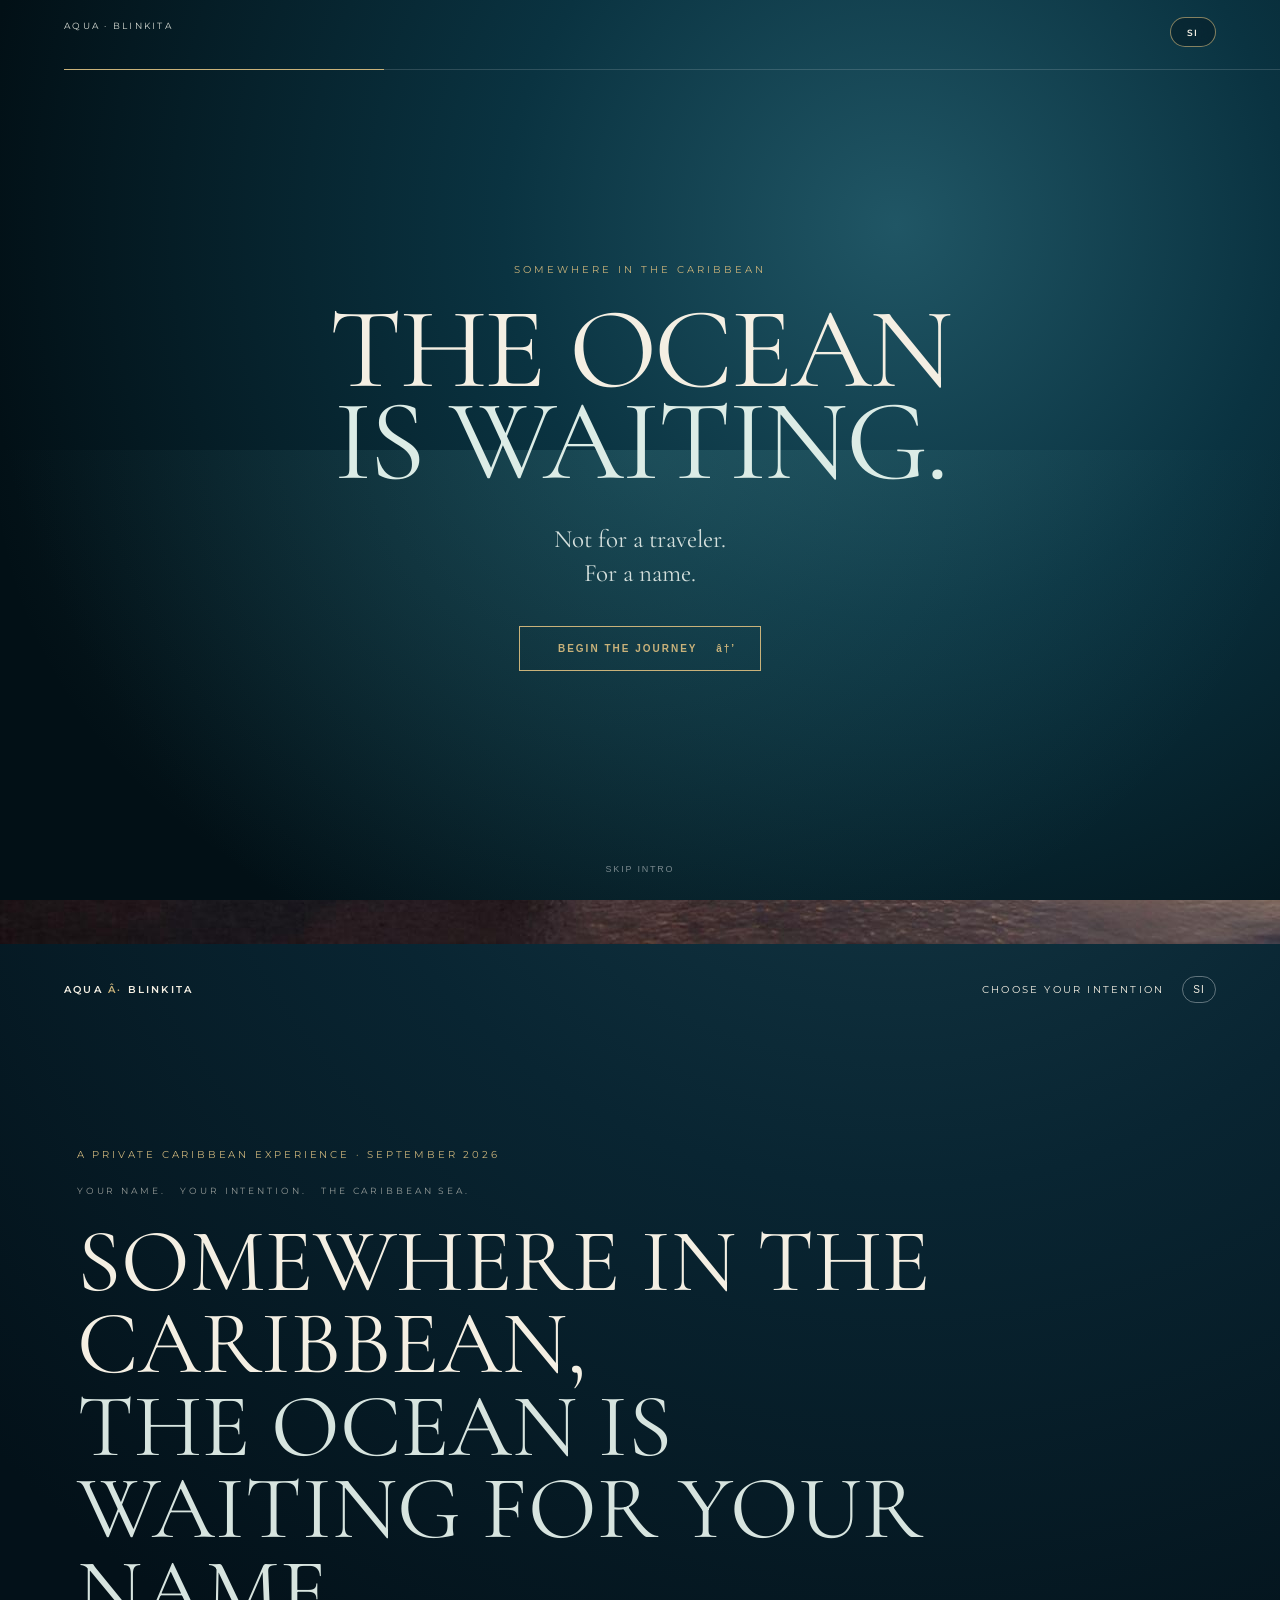
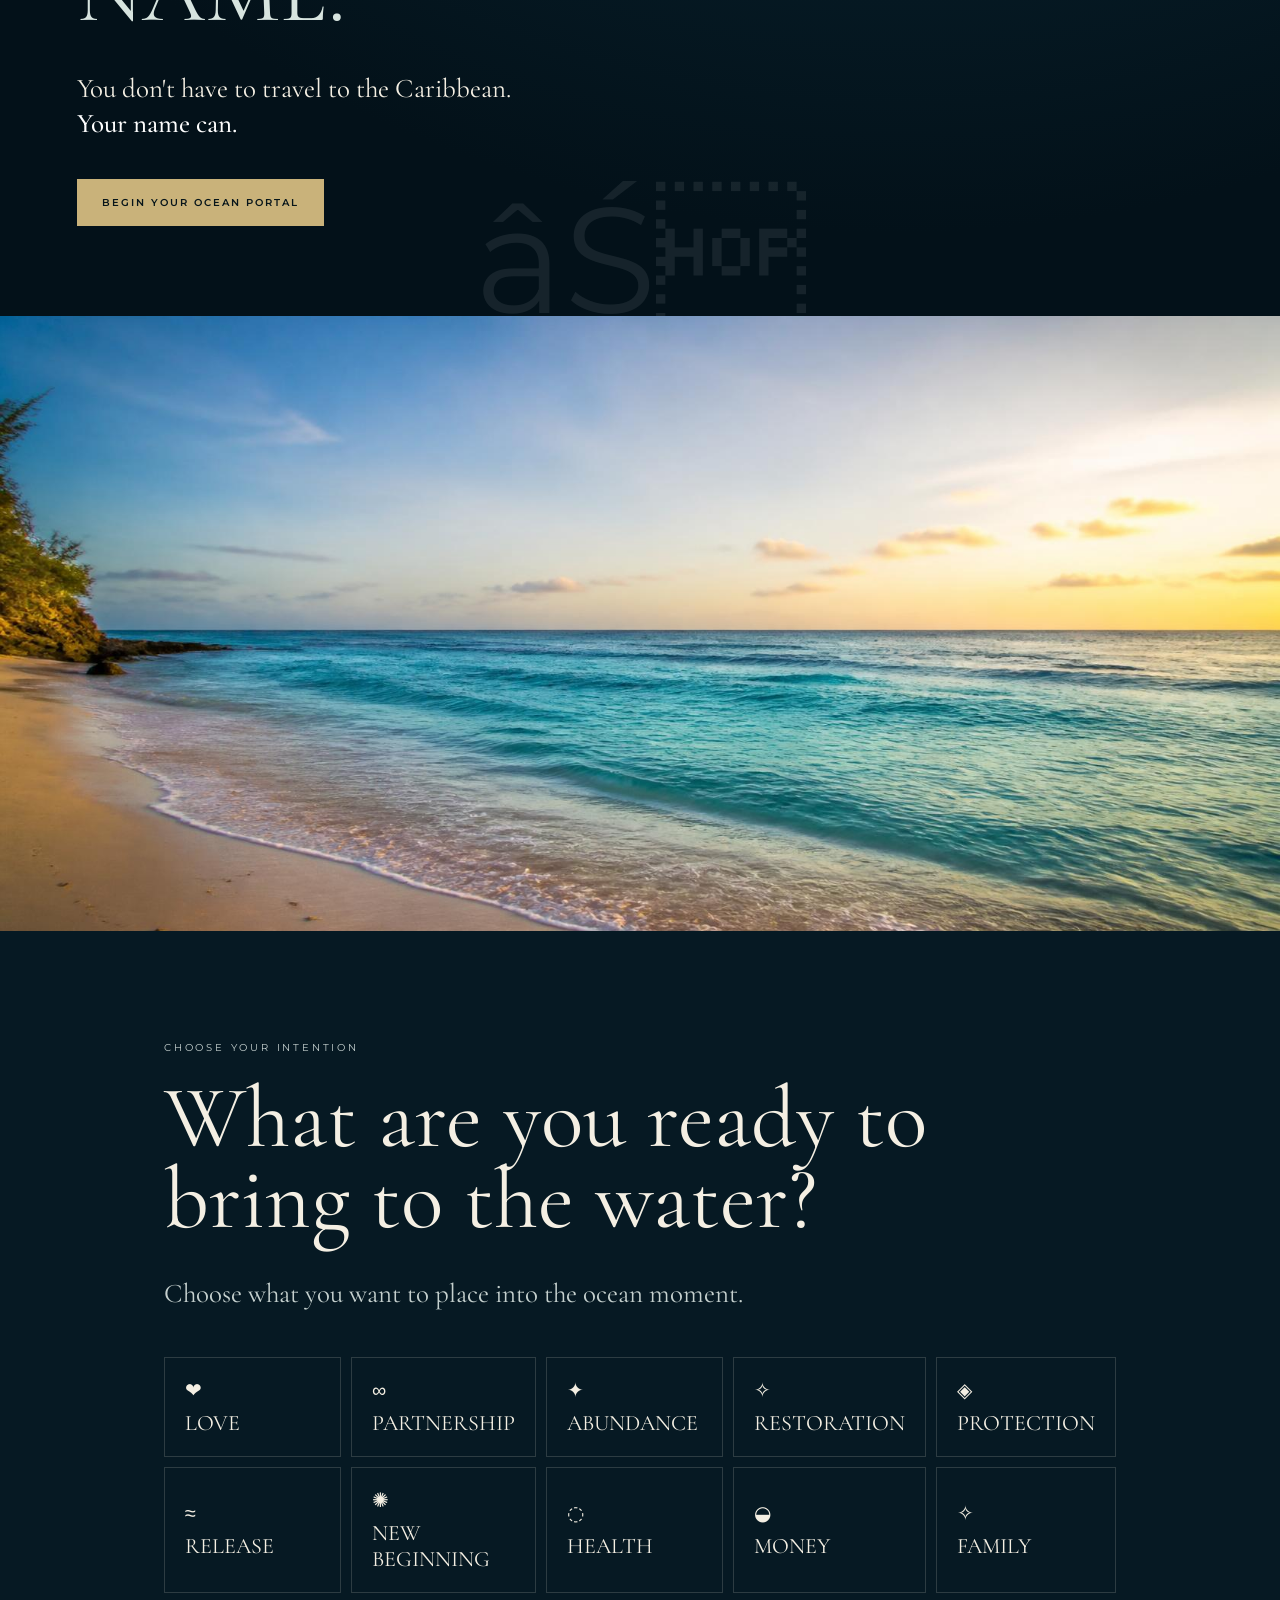
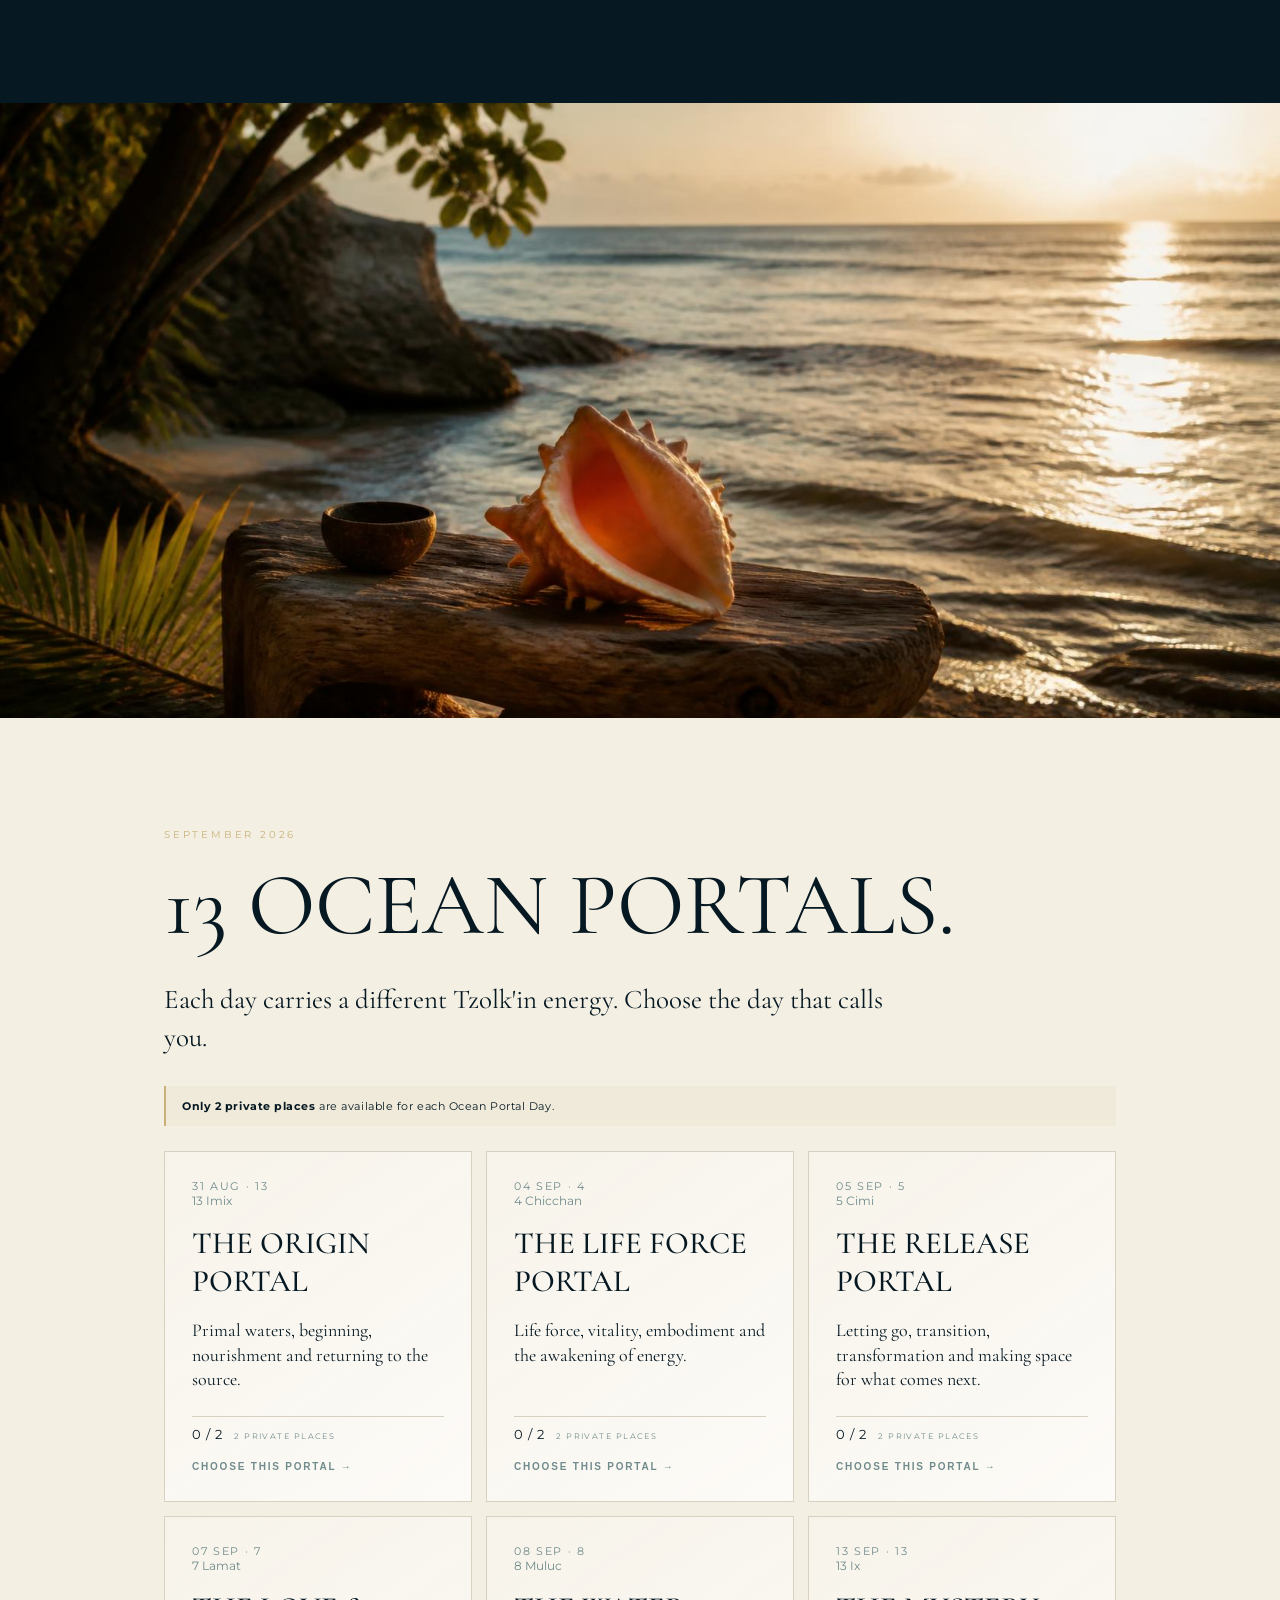
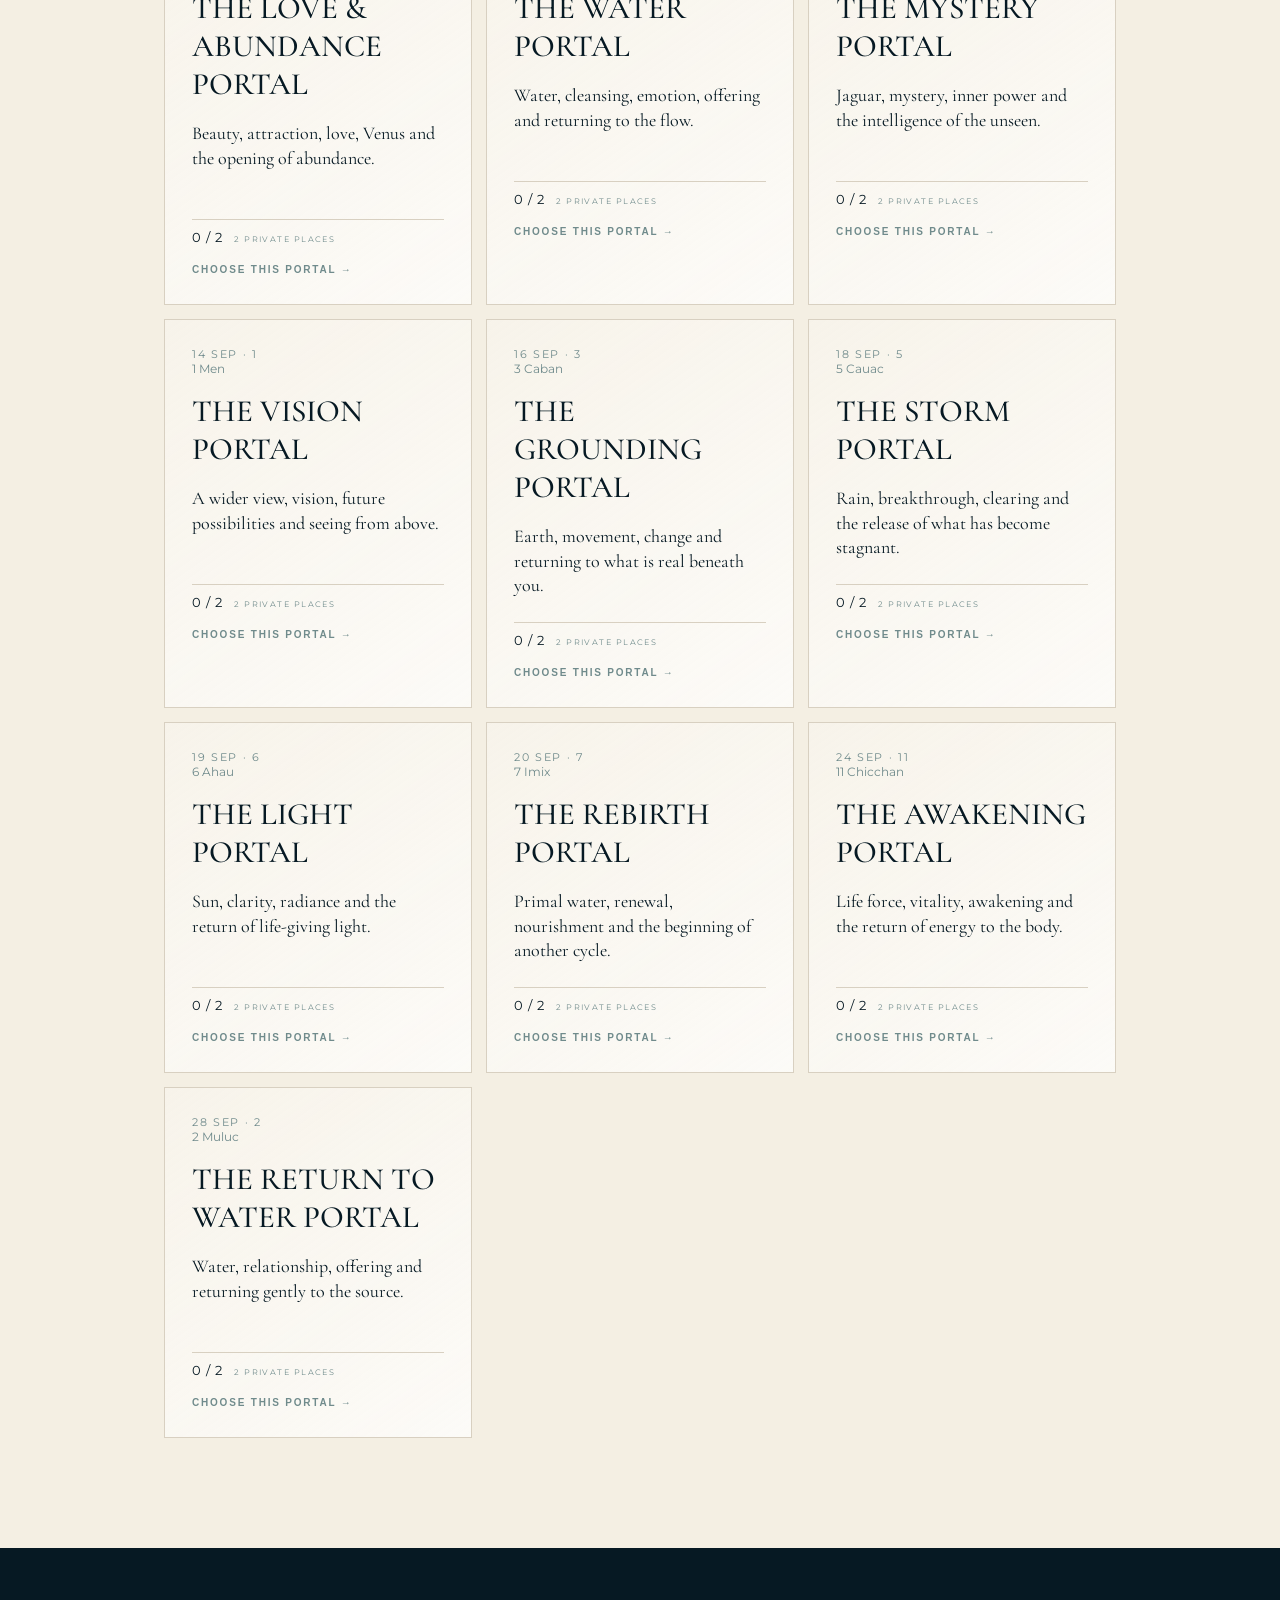
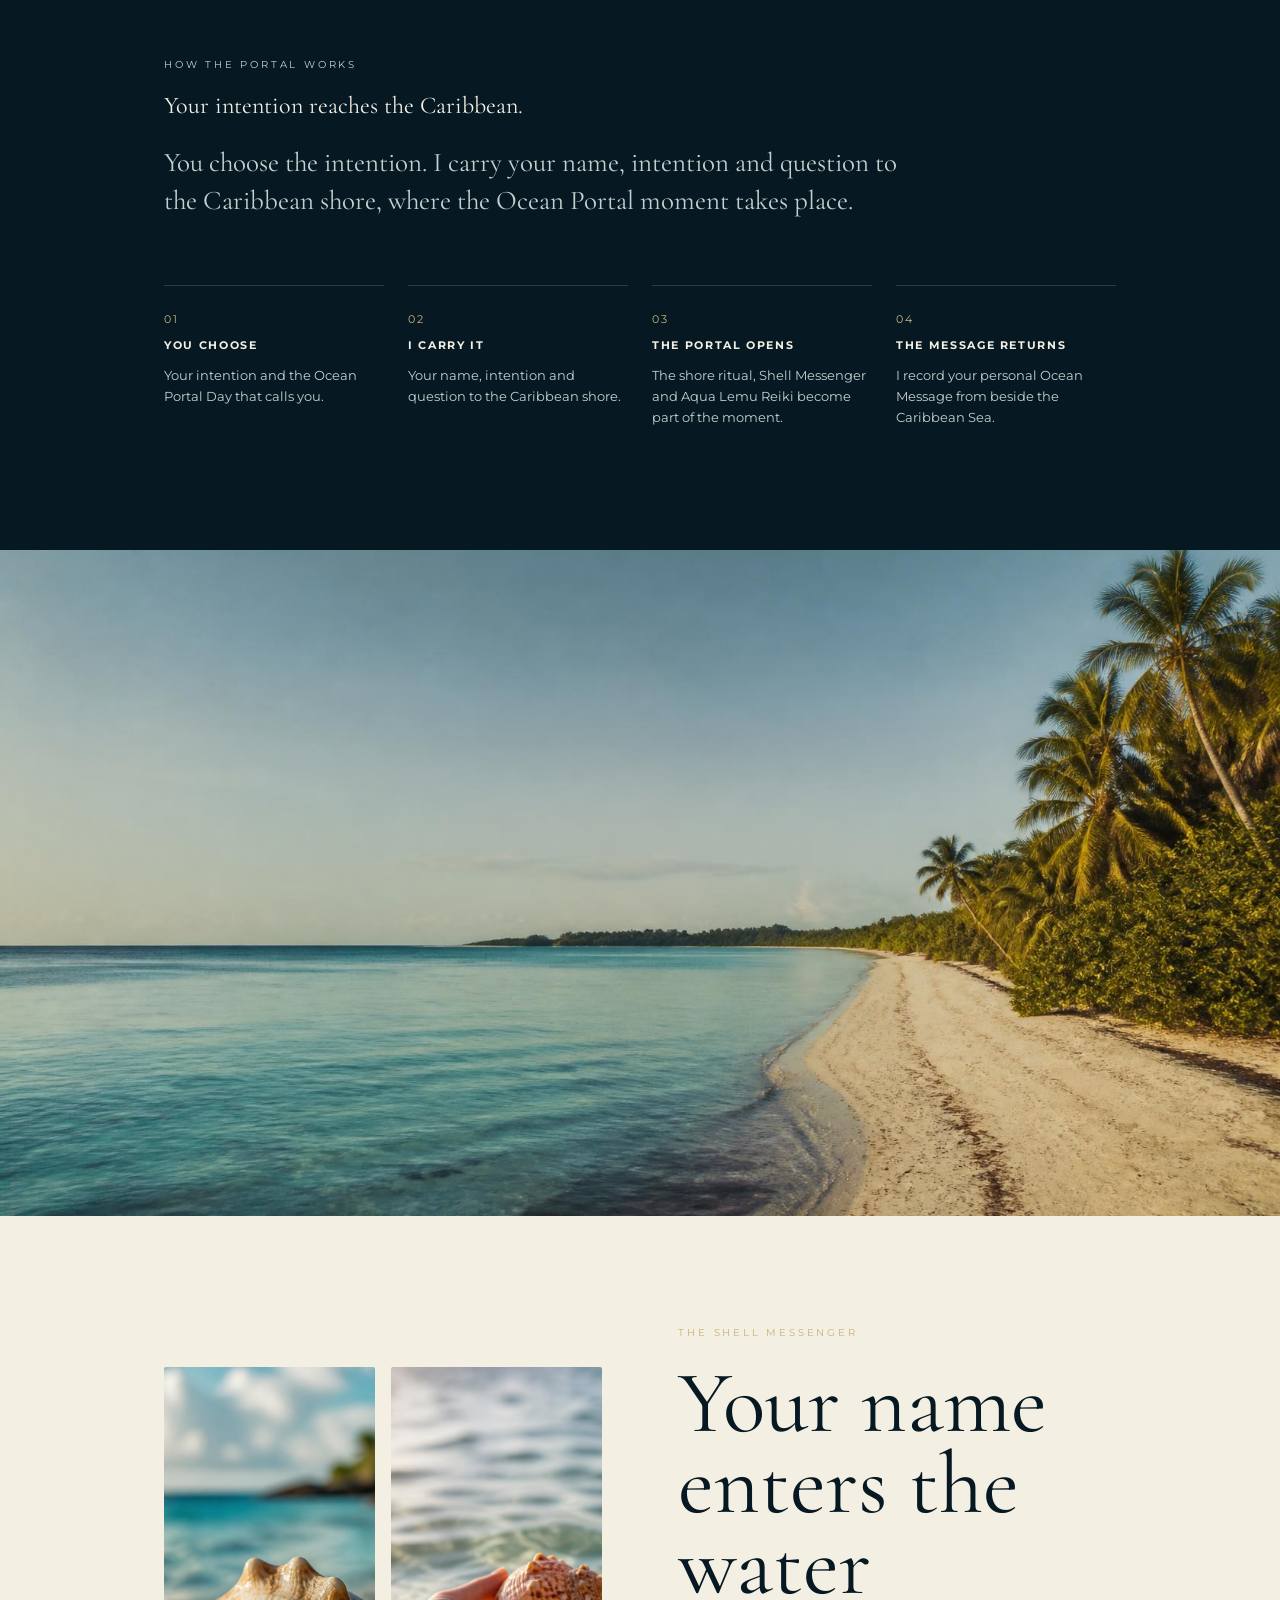
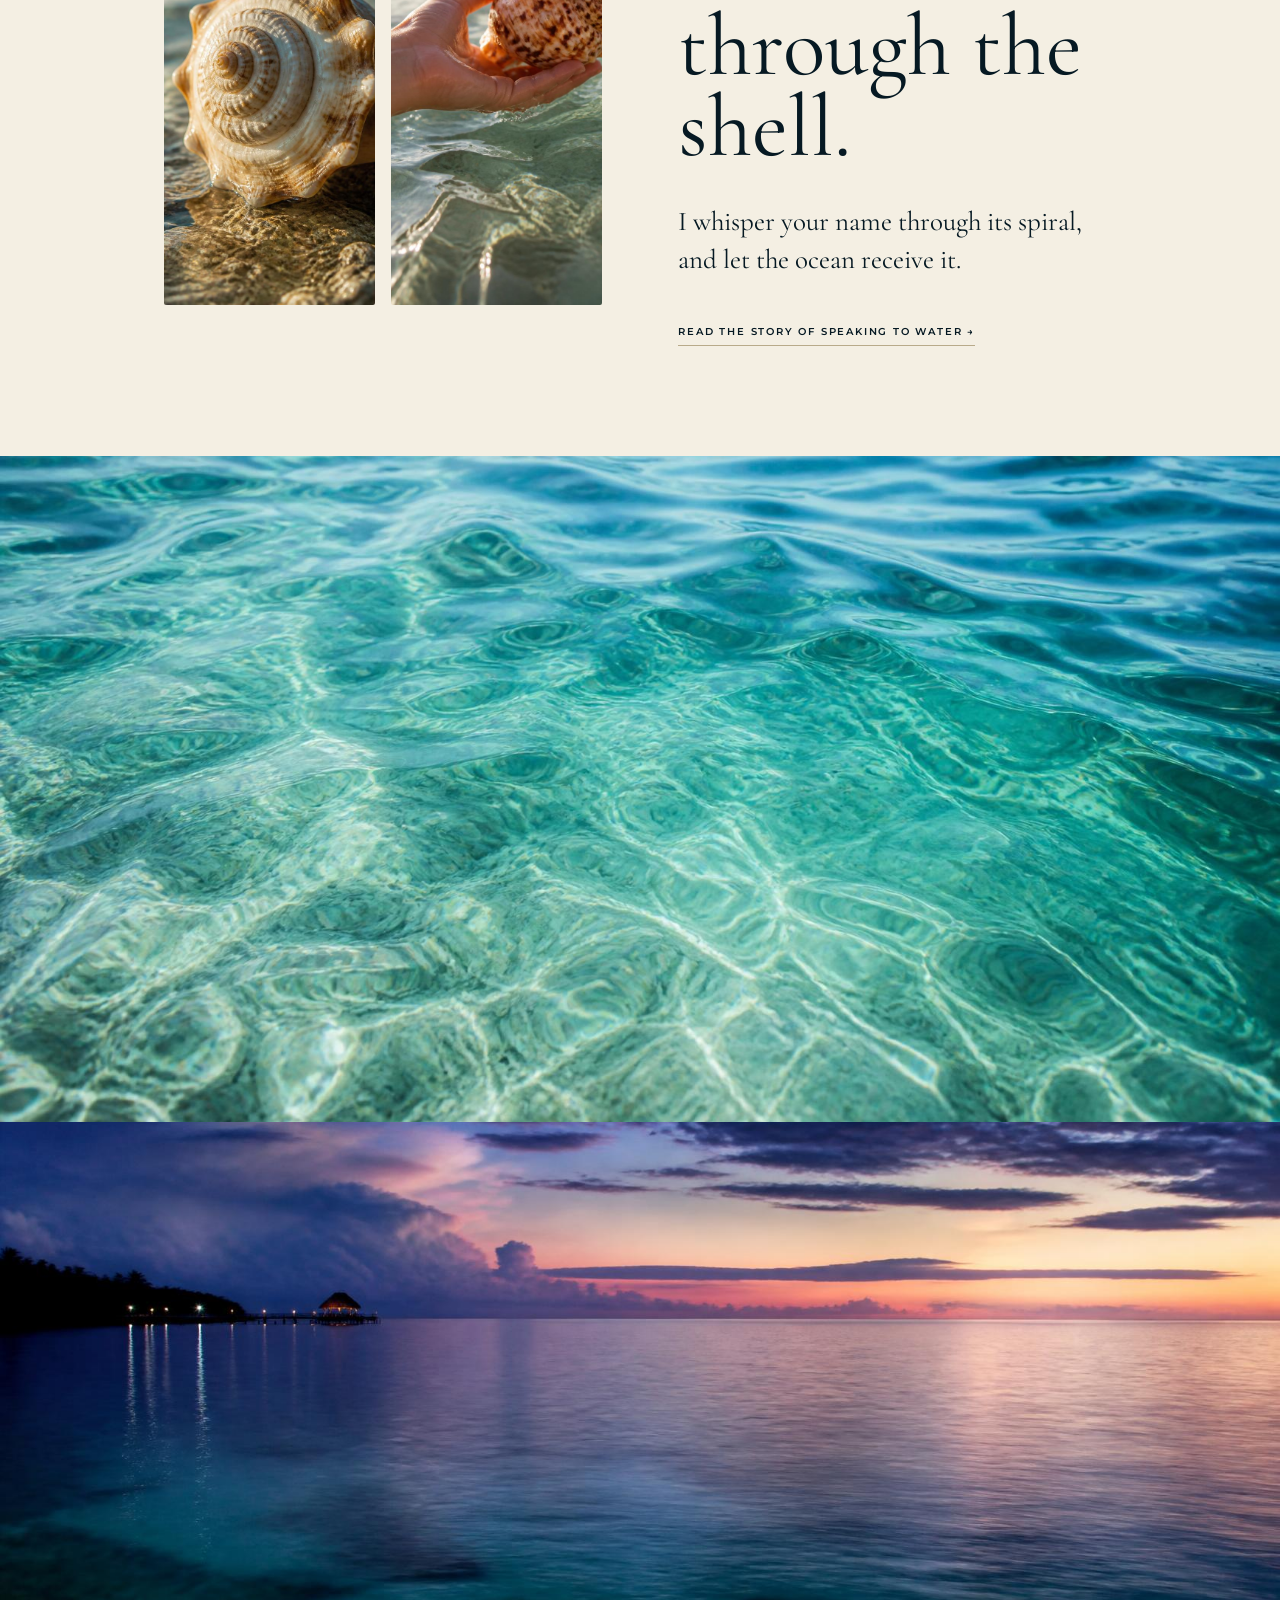
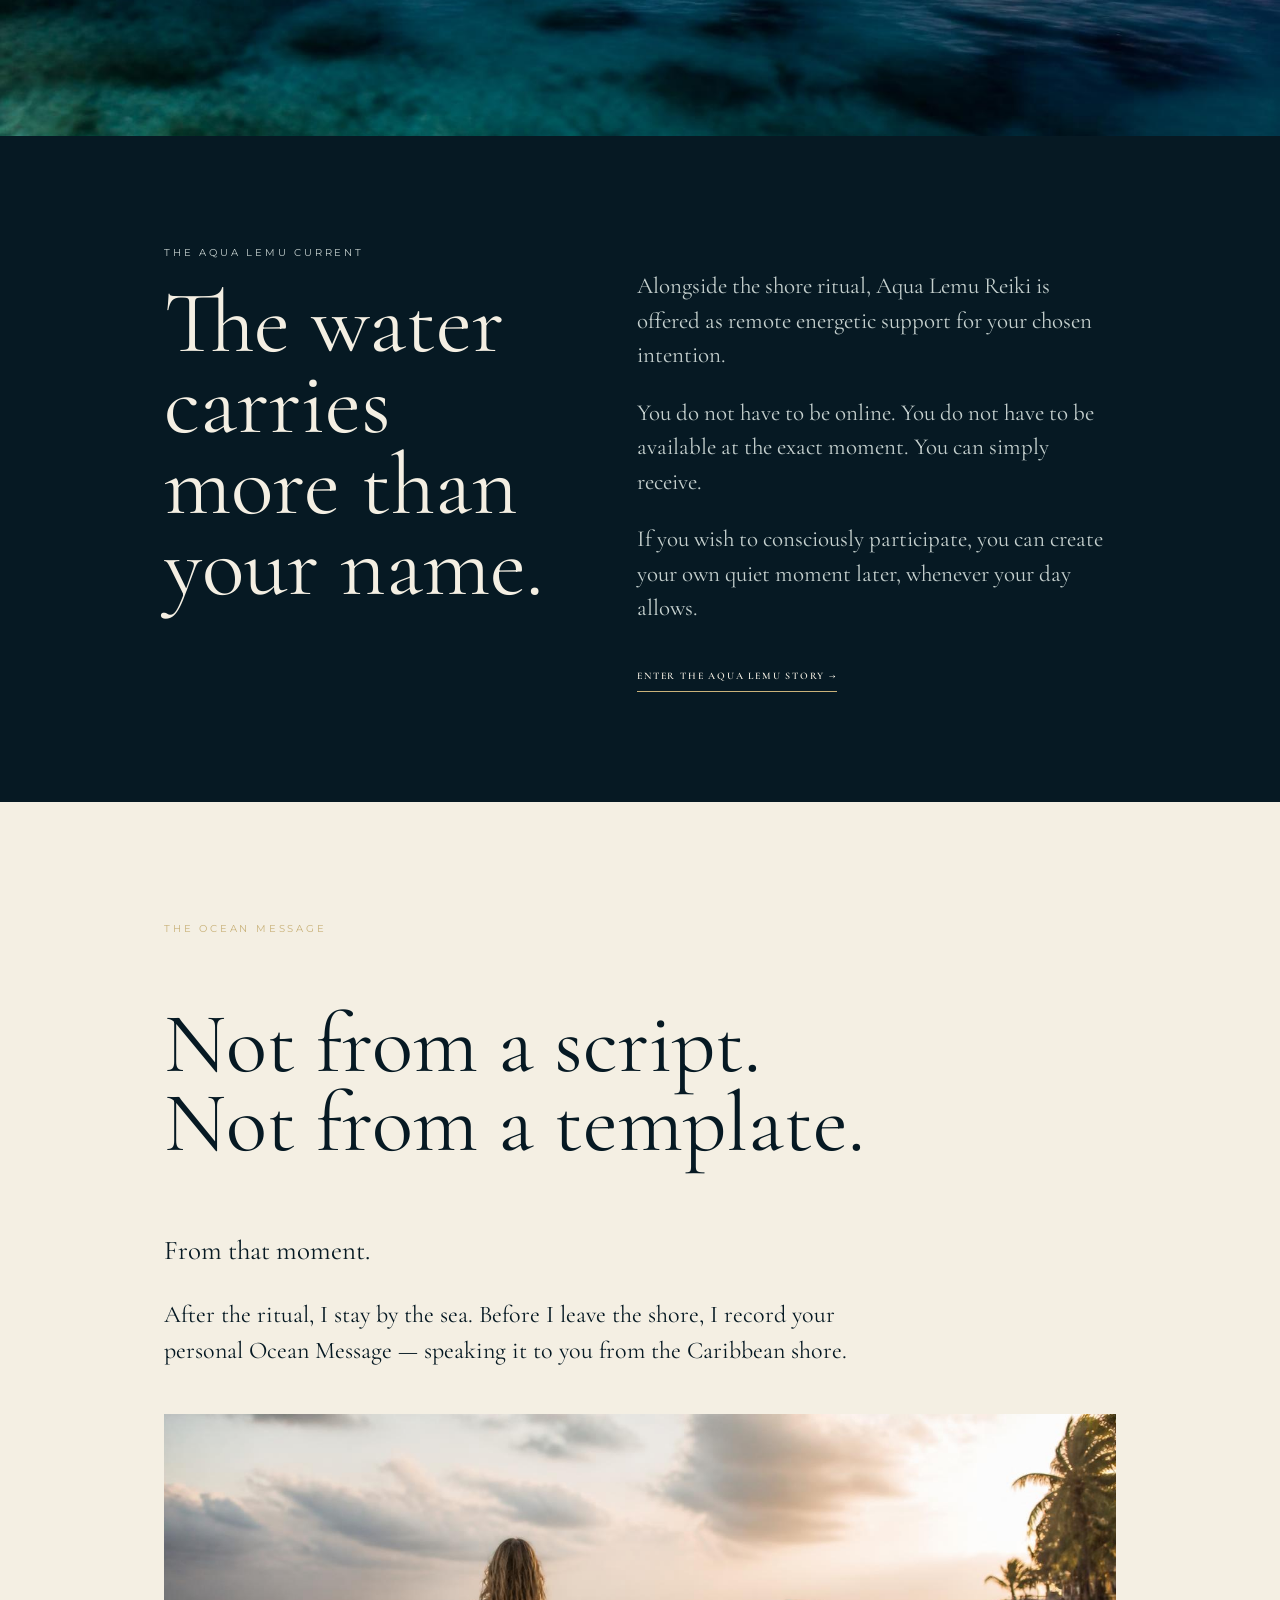
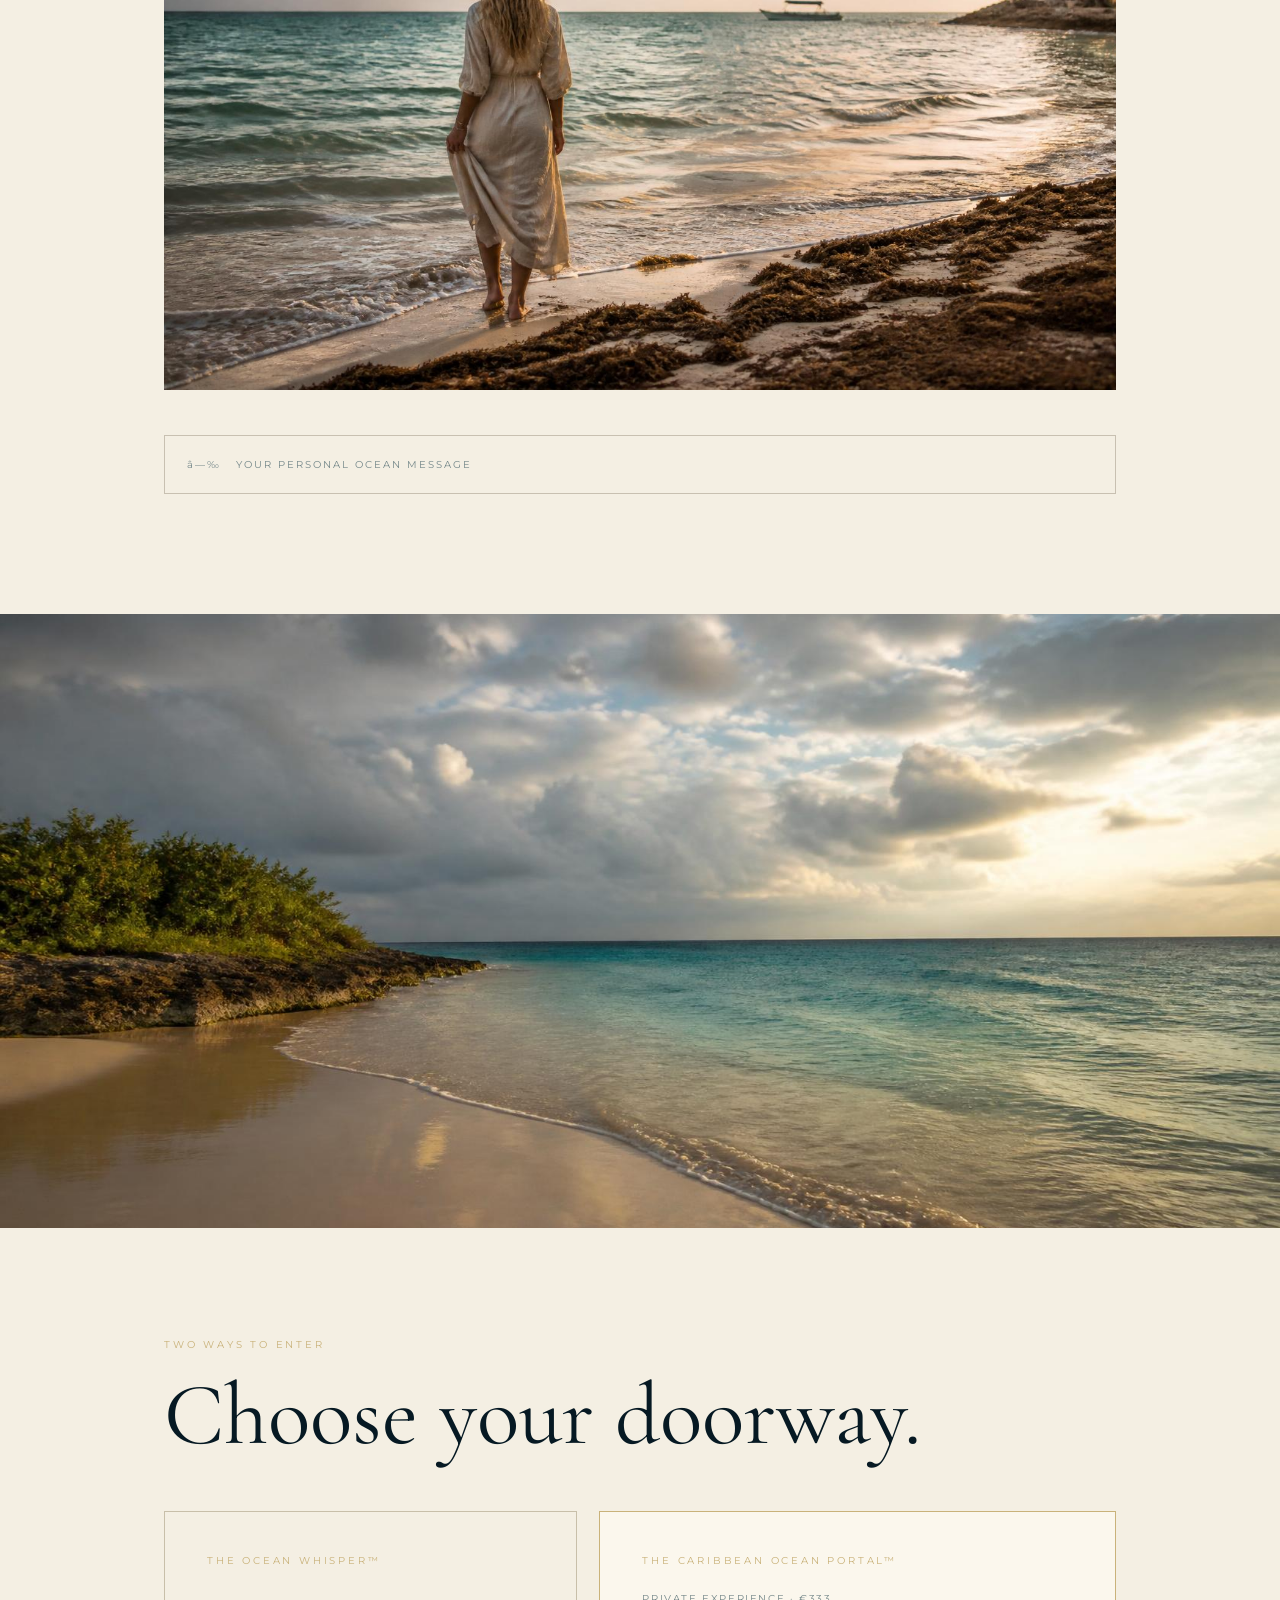
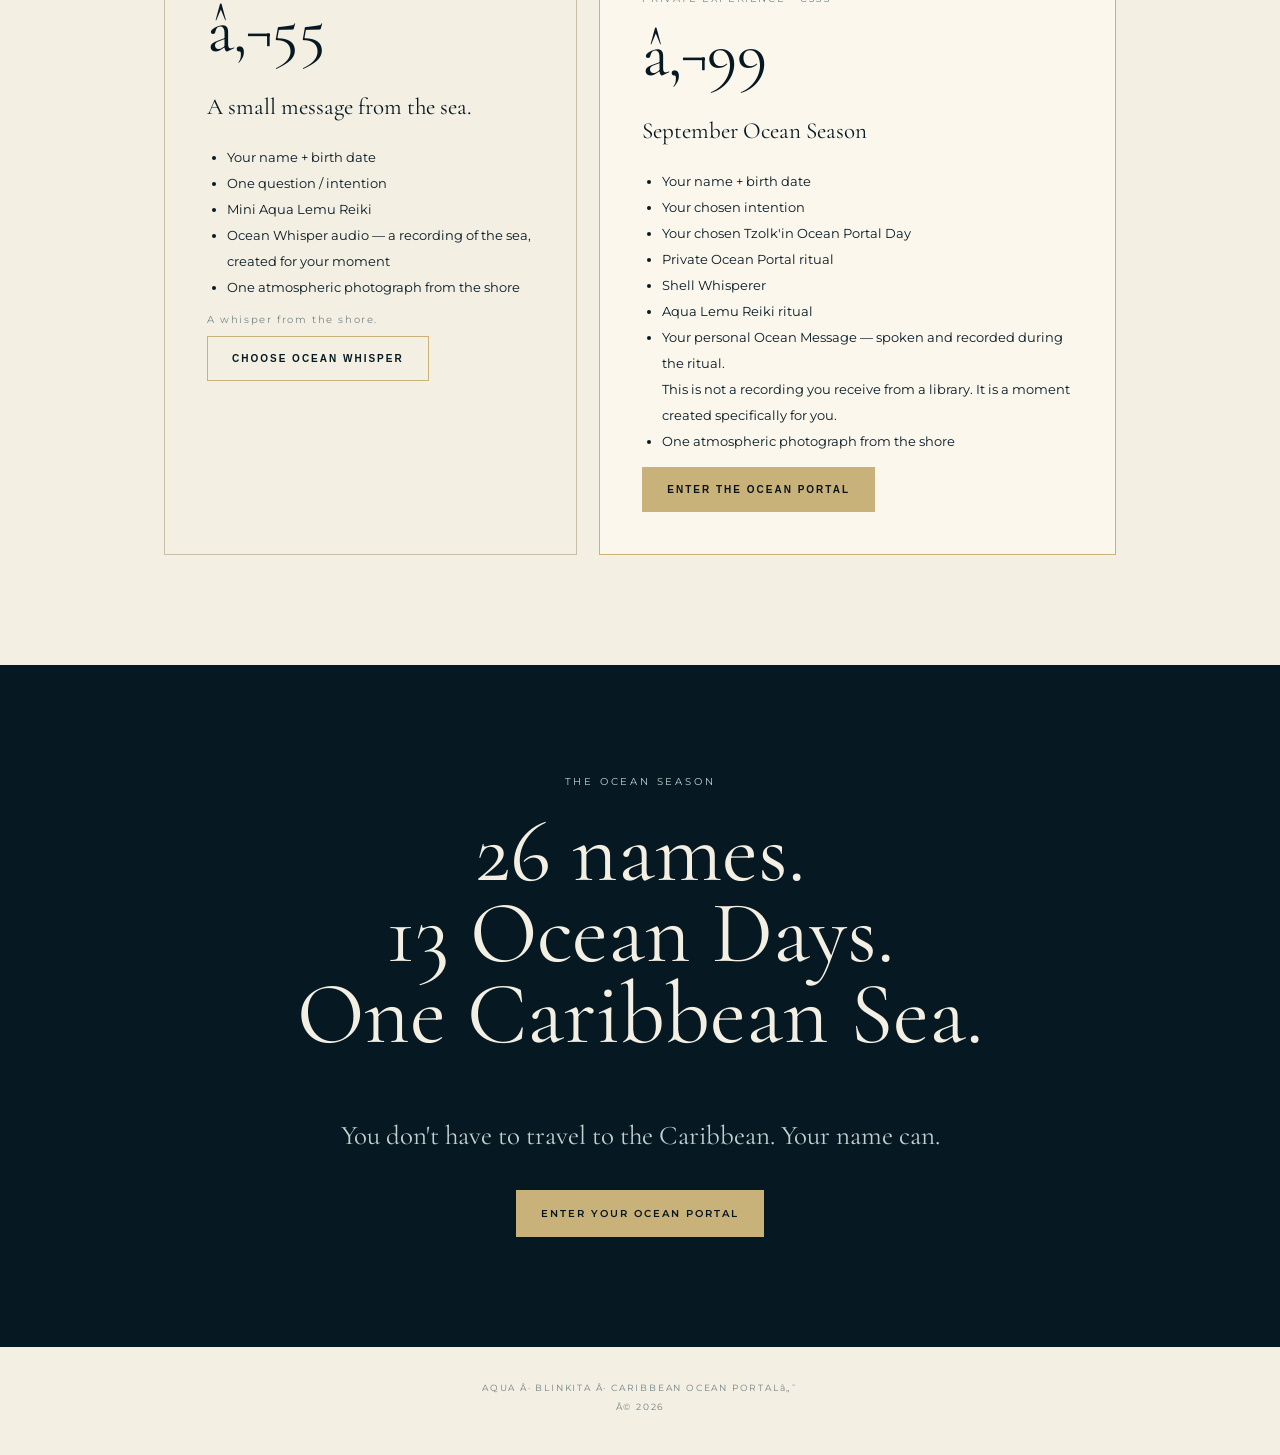
<file: index-backup.html>
﻿<!doctype html>

<html lang="en">
<head>
<meta charset="utf-8">
<meta name="viewport" content="width=device-width,initial-scale=1">

<title>Caribbean Ocean Portalâ„˘ â€” AQUA Â· BLINKITA</title>

<meta
name="description"
content="A private Caribbean Ocean Portal experience from the Caribbean shore."

>

<link rel="preconnect" href="https://fonts.googleapis.com">
<link rel="preconnect" href="https://fonts.gstatic.com" crossorigin>

<link
  href="https://fonts.googleapis.com/css2?family=Cormorant+Garamond:wght@400;500;600&family=Montserrat:wght@400;500;600&display=swap"
  rel="stylesheet"
>

<link rel="stylesheet" href="style.css">
</head>

<body>

<div class="noise"></div>

<!-- =========================================================
     4-SCREEN PORTAL THRESHOLD
========================================================= -->

<div
  id="threshold"
  class="threshold"
  aria-hidden="false"
>

  <div class="threshold-water"></div>

  <div class="threshold-top">


<span data-i18n="thresholdTop">
  AQUA Â· BLINKITA
</span>


  </div>

  <!-- LANGUAGE TOGGLE -->

<button
id="thresholdLangToggle"
class="threshold-lang-toggle"
type="button"
aria-label="Switch language"

>


SI


  </button>

  <!-- PROGRESS -->

  <div class="threshold-progress">
    <i></i>
  </div>

  <!-- THRESHOLD STAGE -->

  <main class="threshold-stage">


<!-- SCREEN 1 -->

<section
  class="threshold-slide active"
  data-slide="0"
>

  <p
    class="threshold-kicker"
    data-i18n="threshold1Kicker"
  >
    SOMEWHERE IN THE CARIBBEAN
  </p>

  <h1 data-i18n="threshold1Title">
    THE OCEAN<br>
    <em>IS WAITING.</em>
  </h1>

  <p data-i18n="threshold1Text">
    Not for a traveler.<br>
    For a name.
  </p>

  <button
    class="threshold-next"
    type="button"
  >
    <span data-i18n="threshold1Button">
      BEGIN THE JOURNEY
    </span>

    <span aria-hidden="true">â†’</span>
  </button>

</section>


<!-- SCREEN 2 -->

<section
  class="threshold-slide"
  data-slide="1"
>

  <p
    class="threshold-kicker"
    data-i18n="threshold2Kicker"
  >
    THE FIRST KEY
  </p>

  <h1 data-i18n="threshold2Title">
    YOUR<br>
    <em>NAME.</em>
  </h1>

  <p data-i18n="threshold2Text">
    Something as simple as a name<br>
    can become a message carried to water.
  </p>

  <label class="threshold-name">

    <span data-i18n="thresholdNameLabel">
      YOUR NAME
    </span>

    <input
      id="thresholdName"
      type="text"
      autocomplete="name"
      placeholder="Enter your name"
      data-i18n-placeholder="thresholdNamePlaceholder"
    >

  </label>

  <button
    class="threshold-next"
    type="button"
  >

    <span data-i18n="threshold2Button">
      CARRY IT TO THE SEA
    </span>

    <span aria-hidden="true">â†’</span>

  </button>

</section>


<!-- SCREEN 3 -->

<section
  class="threshold-slide"
  data-slide="2"
>

  <p
    class="threshold-kicker"
    data-i18n="threshold3Kicker"
  >
    THE SECOND KEY
  </p>

  <h1 data-i18n="threshold3Title">
    A SHELL.<br>
    <em>A BREATH.</em>
  </h1>

  <p data-i18n="threshold3Text">
    I whisper your name through the spiral,<br>
    then let the Caribbean receive it.
  </p>

  <div
    class="threshold-shell"
    aria-hidden="true"
  >
    â—Ż
  </div>

  <button
    class="threshold-next"
    type="button"
  >

    <span data-i18n="threshold3Button">
      OPEN THE WATER
    </span>

    <span aria-hidden="true">â†’</span>

  </button>

</section>


<!-- SCREEN 4 -->

<section
  class="threshold-slide"
  data-slide="3"
>

  <p
    class="threshold-kicker"
    data-i18n="threshold4Kicker"
  >
    THE THRESHOLD
  </p>

  <h1 data-i18n="threshold4Title">
    WHAT HAPPENS<br>
    WHEN A NAME<br>
    <em>ENTERS THE OCEAN?</em>
  </h1>

  <p data-i18n="threshold4Text">
    The ritual begins in the Caribbean.<br>
    The water has no borders.
  </p>

  <button
    id="enterPortal"
    class="threshold-enter"
    type="button"
  >

    <span data-i18n="threshold4Button">
      ENTER THE CARIBBEAN OCEAN PORTALâ„˘
    </span>

  </button>

</section>


  </main>

  <!-- BACK -->

<button
id="thresholdBack"
class="threshold-back"
type="button"

>


<span data-i18n="thresholdBack">
  â† BACK
</span>


  </button>

  <!-- SKIP INTRO -->

  <div
    class="threshold-skip"
    style="
      position:absolute;
      left:0;
      right:0;
      bottom:24px;
      z-index:9999;
      pointer-events:auto;
      text-align:center;
    "
  >


<button
  id="skipThreshold"
  type="button"
  data-action="skip-intro"
  style="
    position:relative;
    z-index:10000;
    pointer-events:auto;
    cursor:pointer;
  "
>

  <span data-i18n="thresholdSkip">
    SKIP INTRO
  </span>

</button>


  </div>

</div>

<!-- =========================================================
     HERO
========================================================= -->

<header class="hero" id="home">

  <div class="hero-image">


<img
  src="public/images/0-final-atmospheric1.jpg"
  alt="Caribbean ocean shoreline"
>


  </div>

  <nav>


<div class="brand">
  AQUA <span>Â·</span> BLINKITA
</div>

<div class="nav-actions">

  <a
    href="#intention"
    data-i18n="navChoose"
  >
    CHOOSE YOUR INTENTION
  </a>

  <button
    id="langToggle"
    class="lang-toggle"
    type="button"
    aria-label="Switch language"
  >
    SI
  </button>

</div>


  </nav>

  <div class="hero-inner">


<p
  class="eyebrow"
  data-i18n="heroEyebrow"
>
  A PRIVATE CARIBBEAN EXPERIENCE Â· SEPTEMBER 2026
</p>

<p
  class="micro-intro"
  data-i18n="heroMicro"
>
  YOUR NAME. &nbsp; YOUR INTENTION. &nbsp; THE CARIBBEAN SEA.
</p>

<h1 data-i18n="heroTitle">
  SOMEWHERE IN THE CARIBBEAN,
  <br>
  <em>THE OCEAN IS WAITING FOR YOUR NAME.</em>
</h1>

<p
  class="hero-sub"
  data-i18n="heroSub"
>
  You don't have to travel to the Caribbean.
  <br>
  <strong>Your name can.</strong>
</p>

<a
  class="button"
  href="#intention"
  data-i18n="heroButton"
>
  BEGIN YOUR OCEAN PORTAL
</a>


  </div>

  <div class="wave">âŚ</div>

</header>

<!-- =========================================================
     CHOOSE INTENTION
========================================================= -->

<div class="section-image full-image">

<img
src="public/images/1-caribbeanshorline.jpg"
alt="Caribbean shoreline"

>

</div>

<section
  id="intention"
  class="choice section-dark"
>

  <div class="section-narrow">


<p
  class="eyebrow"
  data-i18n="intentionEyebrow"
>
  CHOOSE YOUR INTENTION
</p>

<h2 data-i18n="intentionTitle">
  What are you ready to bring to the water?
</h2>

<p
  class="lead"
  data-i18n="intentionLead"
>
  Choose what you want to place into the ocean moment.
</p>

<div
  class="intent-grid"
  id="intentGrid"
></div>

<div
  id="intentionConfirmation"
  class="intention-confirmation"
  hidden
></div>


  </div>

</section>

<!-- =========================================================
     OCEAN PORTAL DAYS
========================================================= -->

<div class="section-image full-image">

<img
src="public/images/2-caribbeanshorline.jpg"
alt="Caribbean shoreline"

>

</div>

<section
  id="portals"
  class="portals section-narrow"
>

  <p
    class="eyebrow"
    data-i18n="portalEyebrow"
  >
    SEPTEMBER 2026
  </p>

  <h2 data-i18n="portalTitle">
    13 OCEAN PORTALS.
  </h2>

  <p
    class="lead"
    data-i18n="portalLead"
  >
    Each day carries a different Tzolk'in energy.
    Choose the day that calls you.
  </p>

  <div class="capacity-note">


<strong data-i18n="capacityStrong">
  Only 2 private places
</strong>

<span data-i18n="capacityText">
  are available for each Ocean Portal Day.
</span>


  </div>

  <div
    id="portalGrid"
    class="portal-grid"
  ></div>

</section>

<!-- =========================================================
     HOW IT WORKS
========================================================= -->

<section class="experience section-dark">

  <div class="section-narrow">


<p
  class="eyebrow"
  data-i18n="howEyebrow"
>
  HOW THE PORTAL WORKS
</p>

<h2 data-i18n="howTitle">
  You stay where you are.
  I go to the Caribbean.
</h2>

<p
  class="lead"
  data-i18n="howLead"
>
  Your name, intention and question become part of a
  private moment beside the Caribbean Sea.
</p>

<div class="steps">

  <div>
    <span>01</span>

    <h3 data-i18n="step1Title">
      YOU CHOOSE
    </h3>

    <p data-i18n="step1Text">
      Your intention and the Ocean Portal Day that calls you.
    </p>
  </div>


  <div>
    <span>02</span>

    <h3 data-i18n="step2Title">
      I CARRY
    </h3>

    <p data-i18n="step2Text">
      Your name, intention and question to the Caribbean shore.
    </p>
  </div>


  <div>
    <span>03</span>

    <h3 data-i18n="step3Title">
      THE PORTAL OPENS
    </h3>

    <p data-i18n="step3Text">
      The shore ritual, Shell Messenger and Aqua Lemu Reiki
      become part of the moment.
    </p>
  </div>


  <div>
    <span>04</span>

    <h3 data-i18n="step4Title">
      THE MESSAGE RETURNS
    </h3>

    <p data-i18n="step4Text">
      I record your personal Ocean Message from the Caribbean shore.
    </p>
  </div>

</div>


  </div>

</section>

<!-- CINEMATIC TRANSITION -->

<div class="section-image cinematic-image">

<img
src="public/images/5-caribbean-shoreline.jpg"
alt="Caribbean shoreline"

>

</div>

<!-- =========================================================
     SHELL
========================================================= -->

<section class="shell section-narrow">

  <div class="shell-gallery">


<img
  src="public/images/3-shell-messenger.jpg"
  alt="Shell Messenger by the Caribbean sea"
>

<img
  src="public/images/4-hand-shell-water.jpg"
  alt="Shell held beside Caribbean water"
>


  </div>

  <div>


<p
  class="eyebrow"
  data-i18n="shellEyebrow"
>
  THE SHELL MESSENGER
</p>

<h2 data-i18n="shellTitle">
  Your name enters the water through the shell.
</h2>

<p
  class="lead"
  data-i18n="shellLead"
>
  I whisper your name through its spiral,
  and let the ocean receive it.
</p>

<a
  href="water.html"
  class="story-link"
  data-i18n="readWater"
>
  READ THE STORY OF SPEAKING TO WATER â†’
</a>


  </div>

</section>

<!-- WATER CLOSE-UP -->

<div class="section-image cinematic-image">

<img
src="public/images/6-water-close-up.jpg"
alt="Caribbean water close-up"

>

</div>

<!-- =========================================================
     AQUA LEMU
========================================================= -->

<div class="section-image full-image">

<img
src="public/images/7-aqua-lemu.jpg"
alt="Aqua Lemu by the Caribbean sea"

>

</div>

<section class="aqua-lemu section-dark">

  <div class="section-narrow aqua-layout">


<div>

  <p
    class="eyebrow"
    data-i18n="aquaEyebrow"
  >
    THE AQUA LEMU CURRENT
  </p>

  <h2 data-i18n="aquaTitle">
    The water carries more than your name.
  </h2>

</div>

<div class="prose">

  <p data-i18n="aquaText1">
    Alongside the shore ritual, Aqua Lemu Reiki is offered
    as remote energetic support for your chosen intention.
  </p>

  <p data-i18n="aquaText2">
    You do not have to be online. You do not have to be
    available at the exact moment. You can simply receive.
  </p>

  <p data-i18n="aquaText3">
    If you wish to consciously participate, you can create
    your own quiet moment later, whenever your day allows.
  </p>

  <a
    href="aqua-lemu.html"
    class="story-link light"
    data-i18n="readAqua"
  >
    ENTER THE AQUA LEMU STORY â†’
  </a>

</div>


  </div>

</section>

<!-- =========================================================
     MESSAGE
========================================================= -->

<section class="message section-narrow">

  <p
    class="eyebrow"
    data-i18n="messageEyebrow"
  >
    THE OCEAN MESSAGE
  </p>

  <h2 data-i18n="messageTitle">
    Not from a script.
    <br>
    Not from a template.
  </h2>

  <p
    class="lead"
    data-i18n="messageLead"
  >
    From that moment.
  </p>

  <p
    class="message-text"
    data-i18n="messageText"
  >
    After the ritual, I stay by the sea. Before I leave the shore,
    I record your personal Ocean Message â€” speaking it to you
    from the Caribbean shore.
  </p>

  <div class="message-image">


<img
  src="public/images/8-ocean-message.jpg"
  alt="Caribbean ocean message"
>


  </div>

  <div class="audio-placeholder">


â—‰ &nbsp;

<span data-i18n="audioLabel">
  YOUR PERSONAL OCEAN MESSAGE
</span>


  </div>

</section>

<!-- =========================================================
     OFFERS
========================================================= -->

<div class="section-image full-image">

<img
src="public/images/9-september-season.jpg"
alt="September Caribbean ocean season"

>

</div>

<section class="offers section-narrow">

  <p
    class="eyebrow"
    data-i18n="offersEyebrow"
  >
    TWO WAYS TO ENTER
  </p>

  <h2 data-i18n="offersTitle">
    Choose your doorway.
  </h2>

  <div class="offer-grid">


<!-- WHISPER -->

<article class="offer whisper">

  <p
    class="eyebrow"
    data-i18n="whisperEyebrow"
  >
    THE OCEAN WHISPERâ„˘
  </p>

  <h3>â‚¬55</h3>

  <p
    class="tag"
    data-i18n="whisperTag"
  >
    A small message from the sea.
  </p>

  <ul>

    <li data-i18n="whisper1">
      Your name + birth date
    </li>

    <li data-i18n="whisper2">
      One question / intention
    </li>

    <li data-i18n="whisper3">
      Mini Aqua Lemu Reiki
    </li>

    <li data-i18n="whisper4">
      Ocean Whisper audio
    </li>

    <li data-i18n="whisper5">
      One photograph from the shore
    </li>

  </ul>

  <p
    class="muted"
    data-i18n="whisperMuted"
  >
    A whisper from the shore.
  </p>

  <button
    class="button secondary"
    data-offer="whisper"
    type="button"
    data-i18n="whisperButton"
  >
    CHOOSE OCEAN WHISPER
  </button>

</article>


<!-- PORTAL -->

<article class="offer portal">

  <p
    class="eyebrow"
    data-i18n="portalOfferEyebrow"
  >
    THE CARIBBEAN OCEAN PORTALâ„˘
  </p>

  <div
    class="regular"
    data-i18n="portalOfferRegular"
  >
    PRIVATE EXPERIENCE Â· â‚¬333
  </div>

  <h3>â‚¬99</h3>

  <p
    class="tag"
    data-i18n="portalOfferTag"
  >
    September Ocean Season
  </p>

  <ul>

    <li data-i18n="portal1">
      Your name + birth date
    </li>

    <li data-i18n="portal2">
      Your chosen intention
    </li>

    <li data-i18n="portal3">
      Your chosen Tzolk'in Ocean Portal Day
    </li>

    <li data-i18n="portal4">
      Private Ocean Portal ritual
    </li>

    <li data-i18n="portal5">
      Shell Messenger
    </li>

    <li data-i18n="portal6">
      Aqua Lemu Reiki ritual
    </li>

    <li data-i18n="portal7">
      Personal Ocean Message recorded beside the sea
    </li>

    <li data-i18n="portal8">
      Photograph from the shore
    </li>

  </ul>

  <button
    class="button"
    data-offer="portal"
    type="button"
    data-i18n="portalButton"
  >
    ENTER THE OCEAN PORTAL
  </button>

</article>


  </div>

</section>

<!-- =========================================================
     FINAL
========================================================= -->

<section class="final section-dark">

  <div class="section-narrow">


<p
  class="eyebrow"
  data-i18n="finalEyebrow"
>
  THE OCEAN SEASON
</p>

<h2 data-i18n="finalTitle">
  26 names.
  <br>
  13 Ocean Days.
  <br>
  One Caribbean Sea.
</h2>

<p
  class="lead"
  data-i18n="finalLead"
>
  You don't have to travel to the Caribbean.
  Your name can.
</p>

<a
  class="button"
  href="#intention"
  data-i18n="finalButton"
>
  ENTER YOUR OCEAN PORTAL
</a>


  </div>

</section>

<!-- =========================================================
     BOOKING MODAL
========================================================= -->

<div
  id="modal"
  class="modal"
  aria-hidden="true"
>

  <div class="modal-card">


<button
  class="close"
  id="close"
  type="button"
  aria-label="Close"
>
  Ă—
</button>

<p
  class="eyebrow"
  data-i18n="entryEyebrow"
>
  YOUR OCEAN ENTRY
</p>

<h2 id="modalTitle">
  Caribbean Ocean Portalâ„˘
</h2>

<p id="modalIntro"></p>

<div
  id="selectedPortal"
  class="selected-portal"
  hidden
></div>

<form id="bookingForm">

  <label>

    <span data-i18n="nameLabel">
      Name
    </span>

    <input
      name="name"
      required
    >

  </label>


  <label>

    <span data-i18n="emailLabel">
      Email
    </span>

    <input
      type="email"
      name="email"
      required
    >

  </label>


  <label>

    <span data-i18n="birthLabel">
      Birth date
    </span>

    <input
      type="date"
      name="birthDate"
      required
    >

  </label>


  <label>

    <span data-i18n="intentionLabel">
      Intention
    </span>

    <select
      name="intention"
      id="intentionSelect"
      required
    ></select>

  </label>


  <label id="dayWrap">

    <span data-i18n="dayLabel">
      Ocean Portal Day
    </span>

    <select
      name="oceanDay"
      id="daySelect"
    ></select>

  </label>


  <label>

    <span data-i18n="questionLabel">
      Question / message
    </span>

    <textarea
      name="question"
      rows="4"
    ></textarea>

    <small
      class="question-hint"
      data-i18n="questionHint"
    >
      The more open and precise your question,
      the more space it creates for reflection and listening.
    </small>

  </label>


  <div class="payment-choice">

    <button
      class="button"
      type="submit"
      data-i18n="paypalButton"
    >
      CONTINUE TO PAYPAL
    </button>

    <button
      class="button secondary"
      type="button"
      id="bankButton"
      data-i18n="bankButton"
    >
      RESERVE BY BANK TRANSFER
    </button>

  </div>


  <div
    id="bankDetails"
    class="bank-details"
    hidden
  ></div>


  <p
    class="form-note"
    data-i18n="holdNote"
  >
    Your place is counted only when you confirm your reservation
    by clicking a payment or reservation button.
  </p>

</form>


  </div>

</div>

<!-- =========================================================
     FOOTER
========================================================= -->

<footer>

AQUA Â· BLINKITA Â· CARIBBEAN OCEAN PORTALâ„˘

  <br>

<span>Â© 2026</span>

</footer>

<!-- =========================================================
     SCRIPTS
========================================================= -->

<script src="data/ocean-days.js"></script>

<script src="app.js"></script>

<!-- =========================================================
     THRESHOLD SAFETY HANDLER
========================================================= -->

<script>

(function(){

  function ready(){

    const threshold =
      document.getElementById('threshold');

    const skip =
      document.getElementById('skipThreshold');

    const language =
      document.getElementById('thresholdLangToggle');


    if(skip && threshold){

      skip.onclick = function(){

        threshold.classList.add('leaving');

        threshold.setAttribute(
          'aria-hidden',
          'true'
        );

        document.body.classList.remove(
          'portal-lock'
        );

        setTimeout(function(){

          threshold.style.display =
            'none';

        }, 850);

      };

    }


    if(language){

      language.setAttribute(
        'aria-label',
        'Switch between English and Slovenian'
      );

    }

  }


  if(
    document.readyState === 'loading'
  ){

    document.addEventListener(
      'DOMContentLoaded',
      ready,
      {
        once:true
      }
    );

  }else{

    ready();

  }

})();

</script>

</body>
</html>
</file>
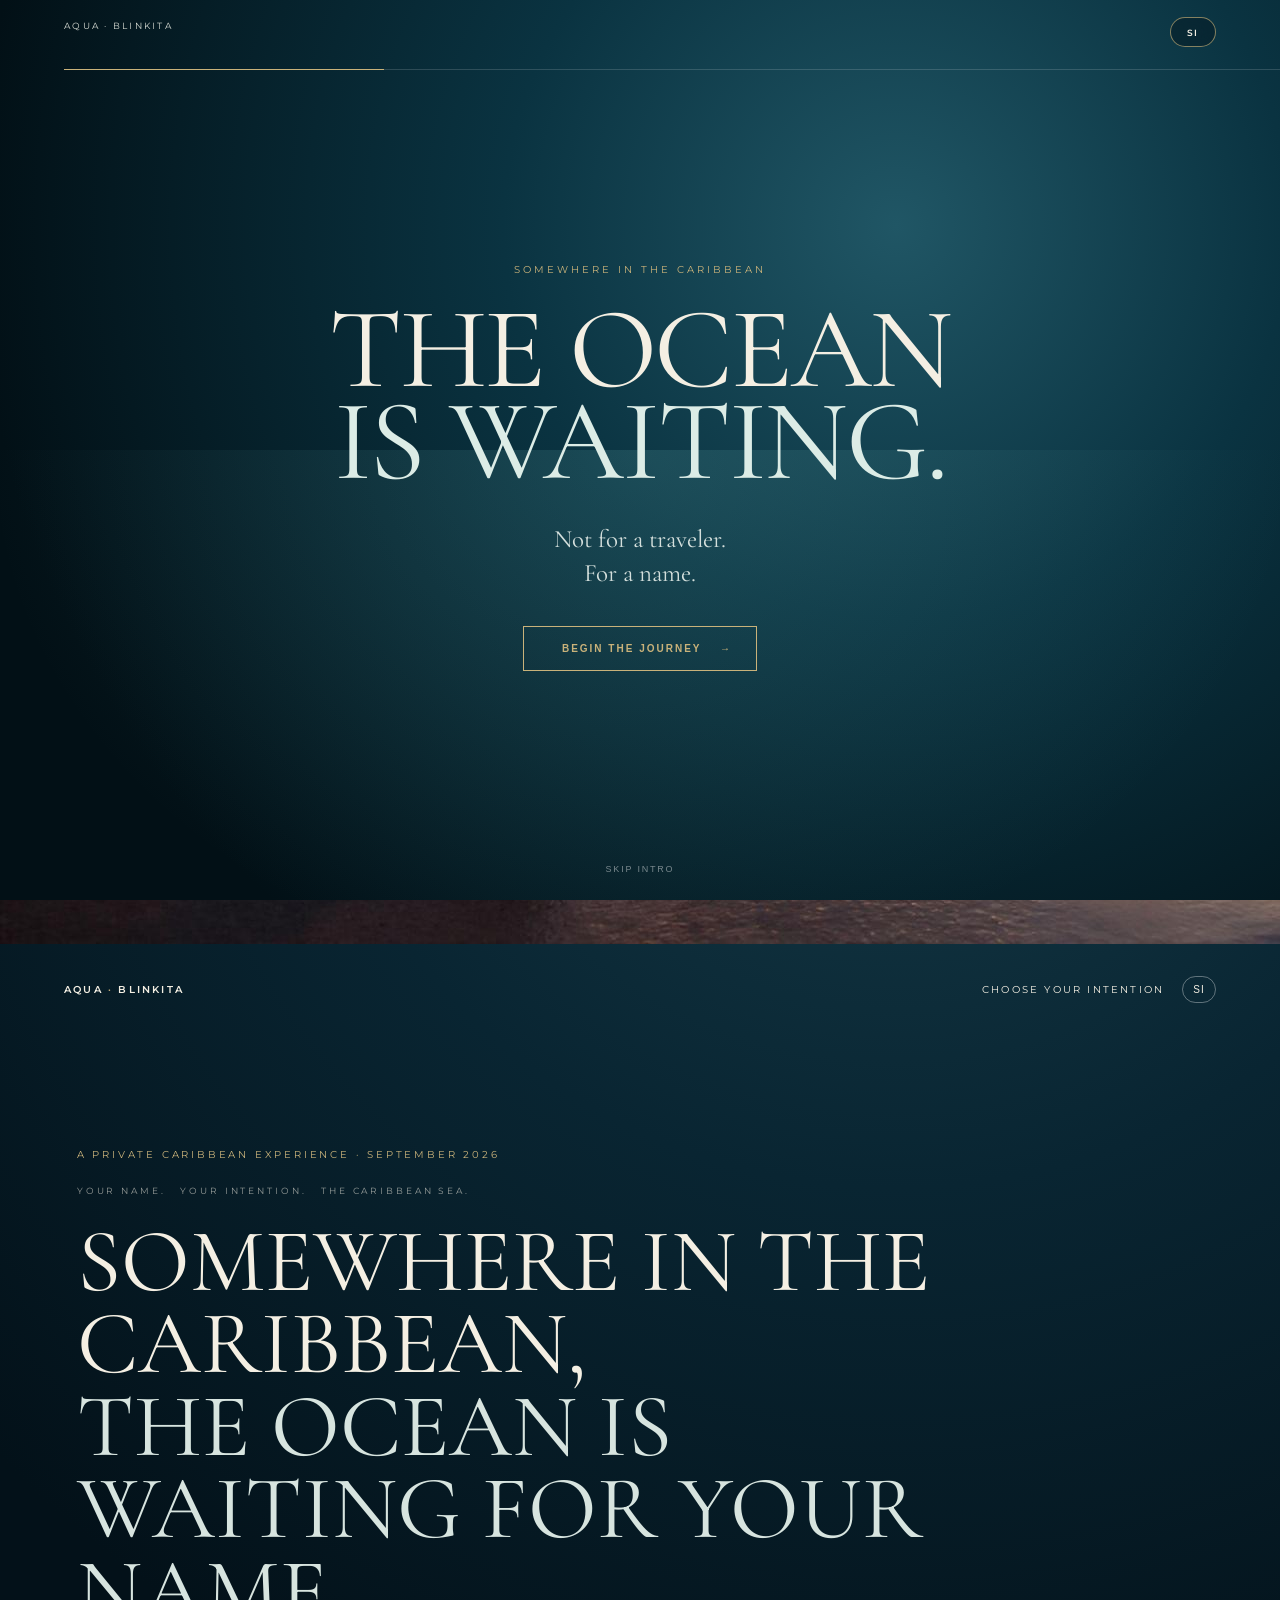
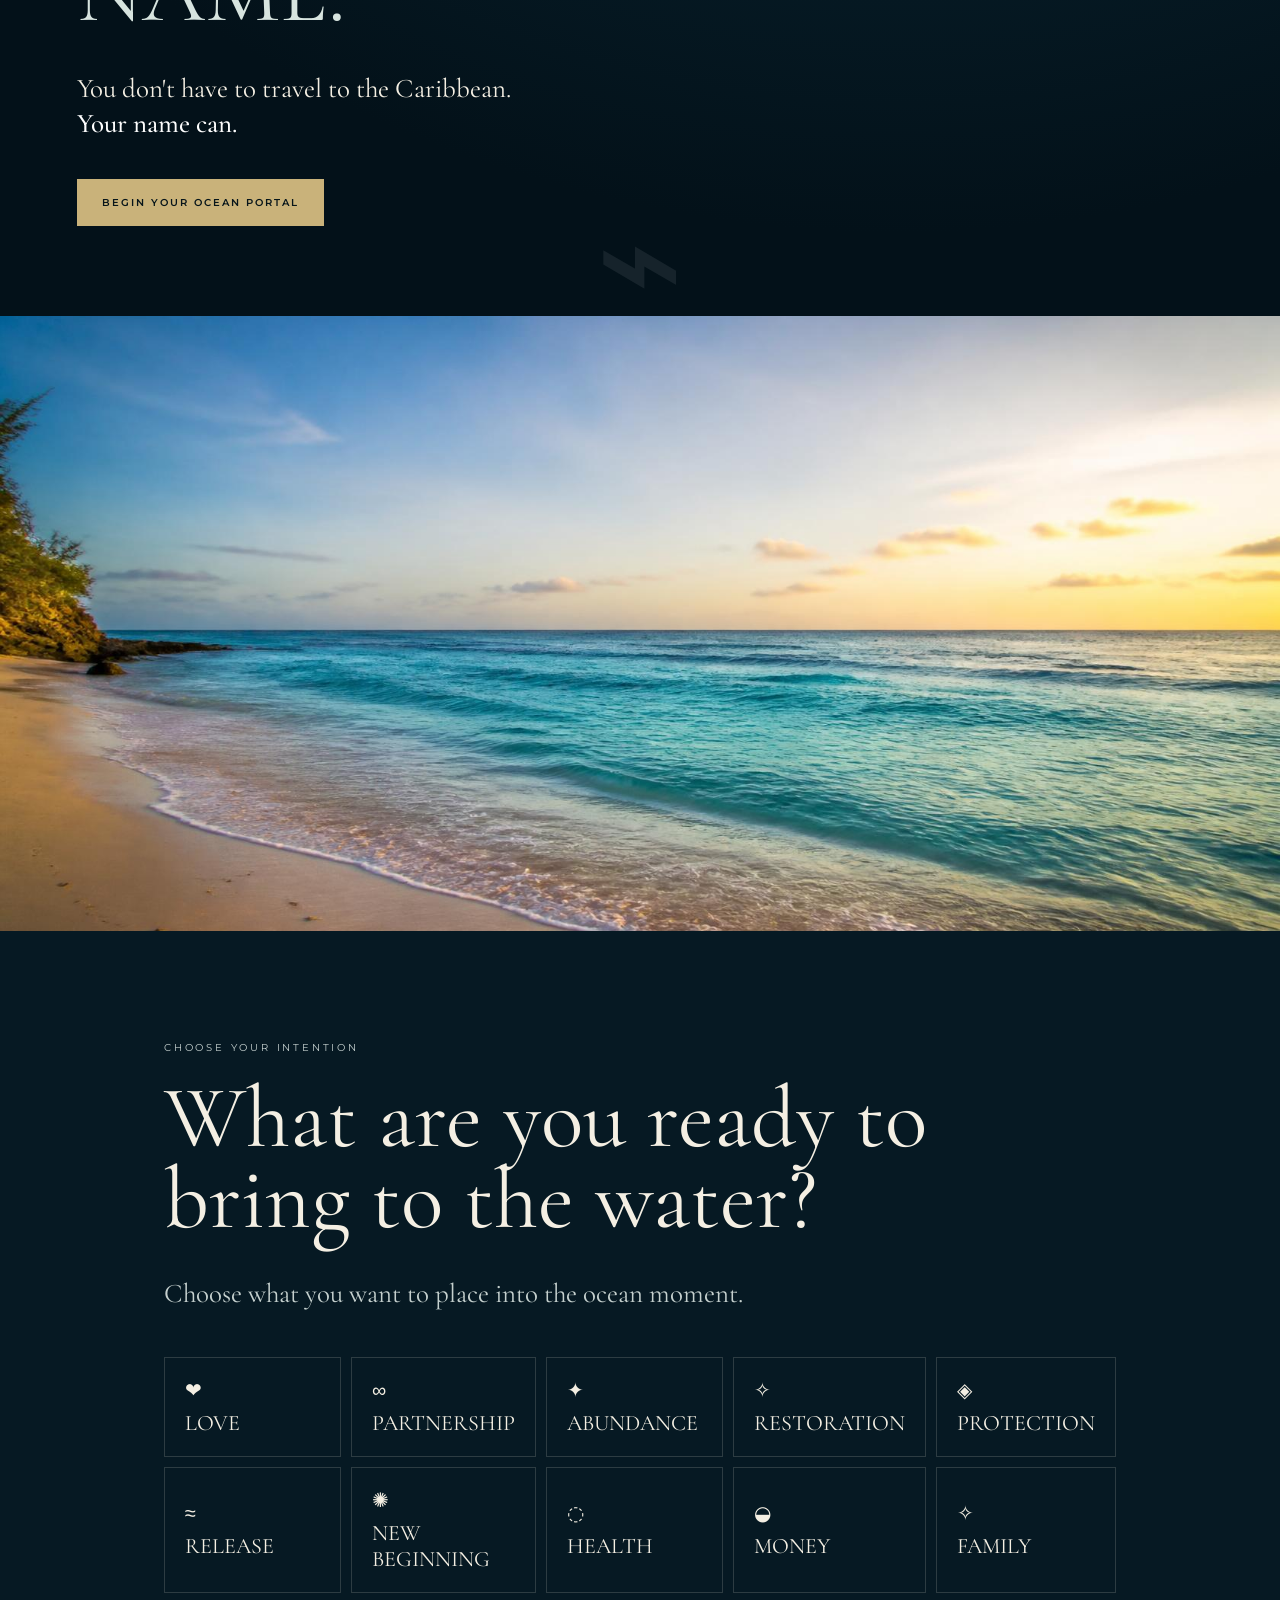
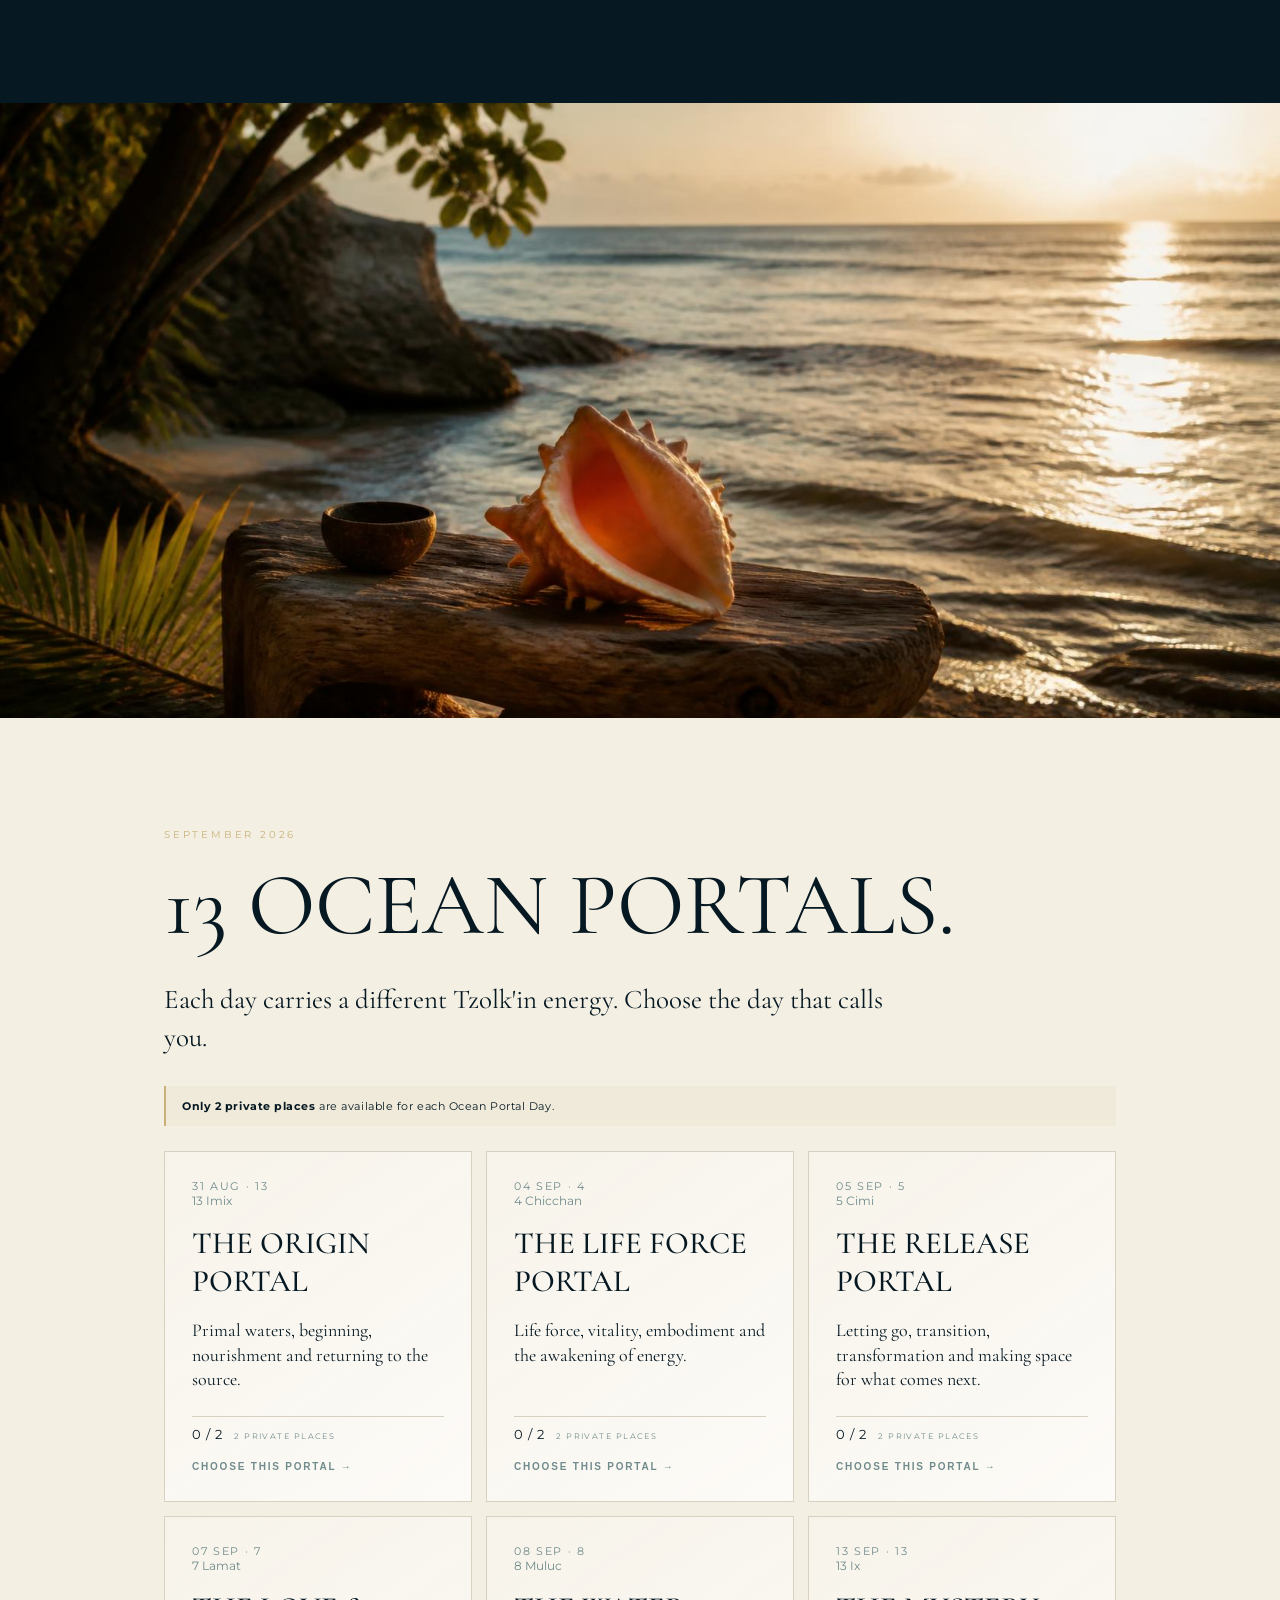
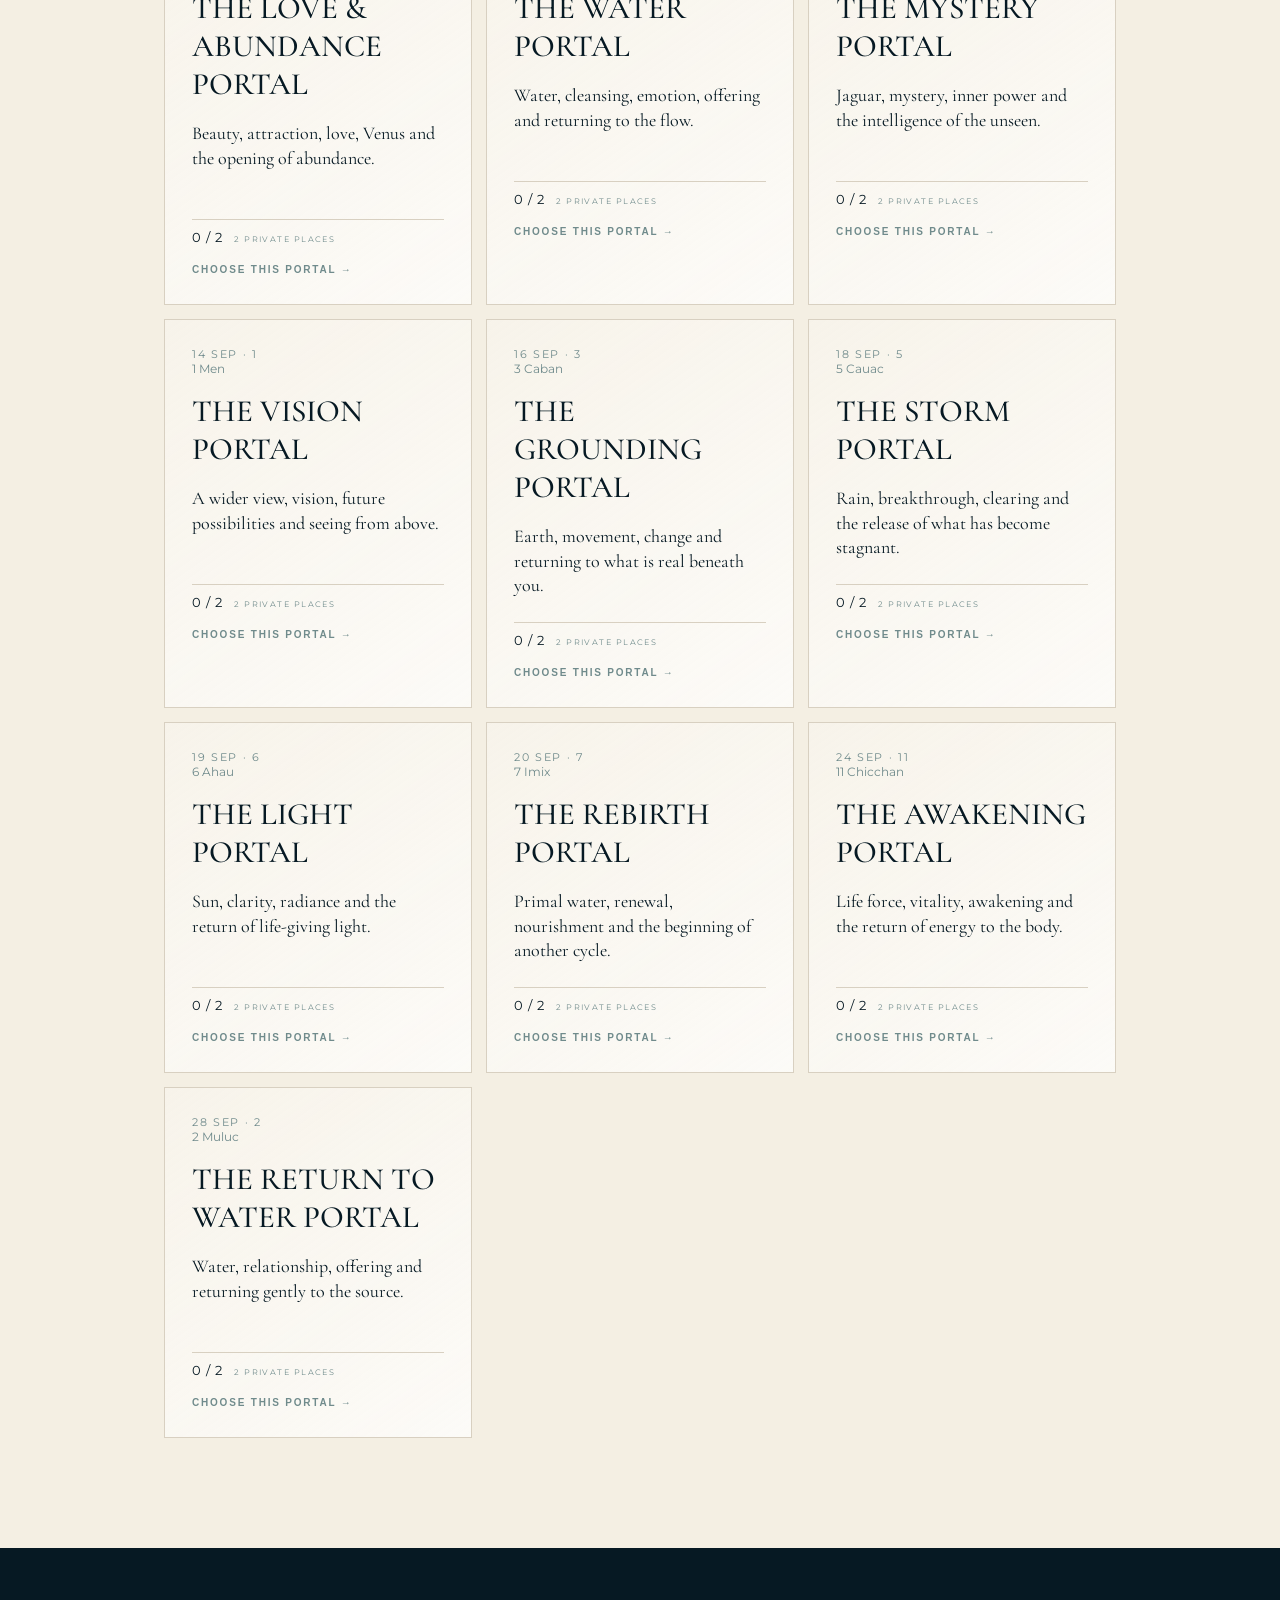
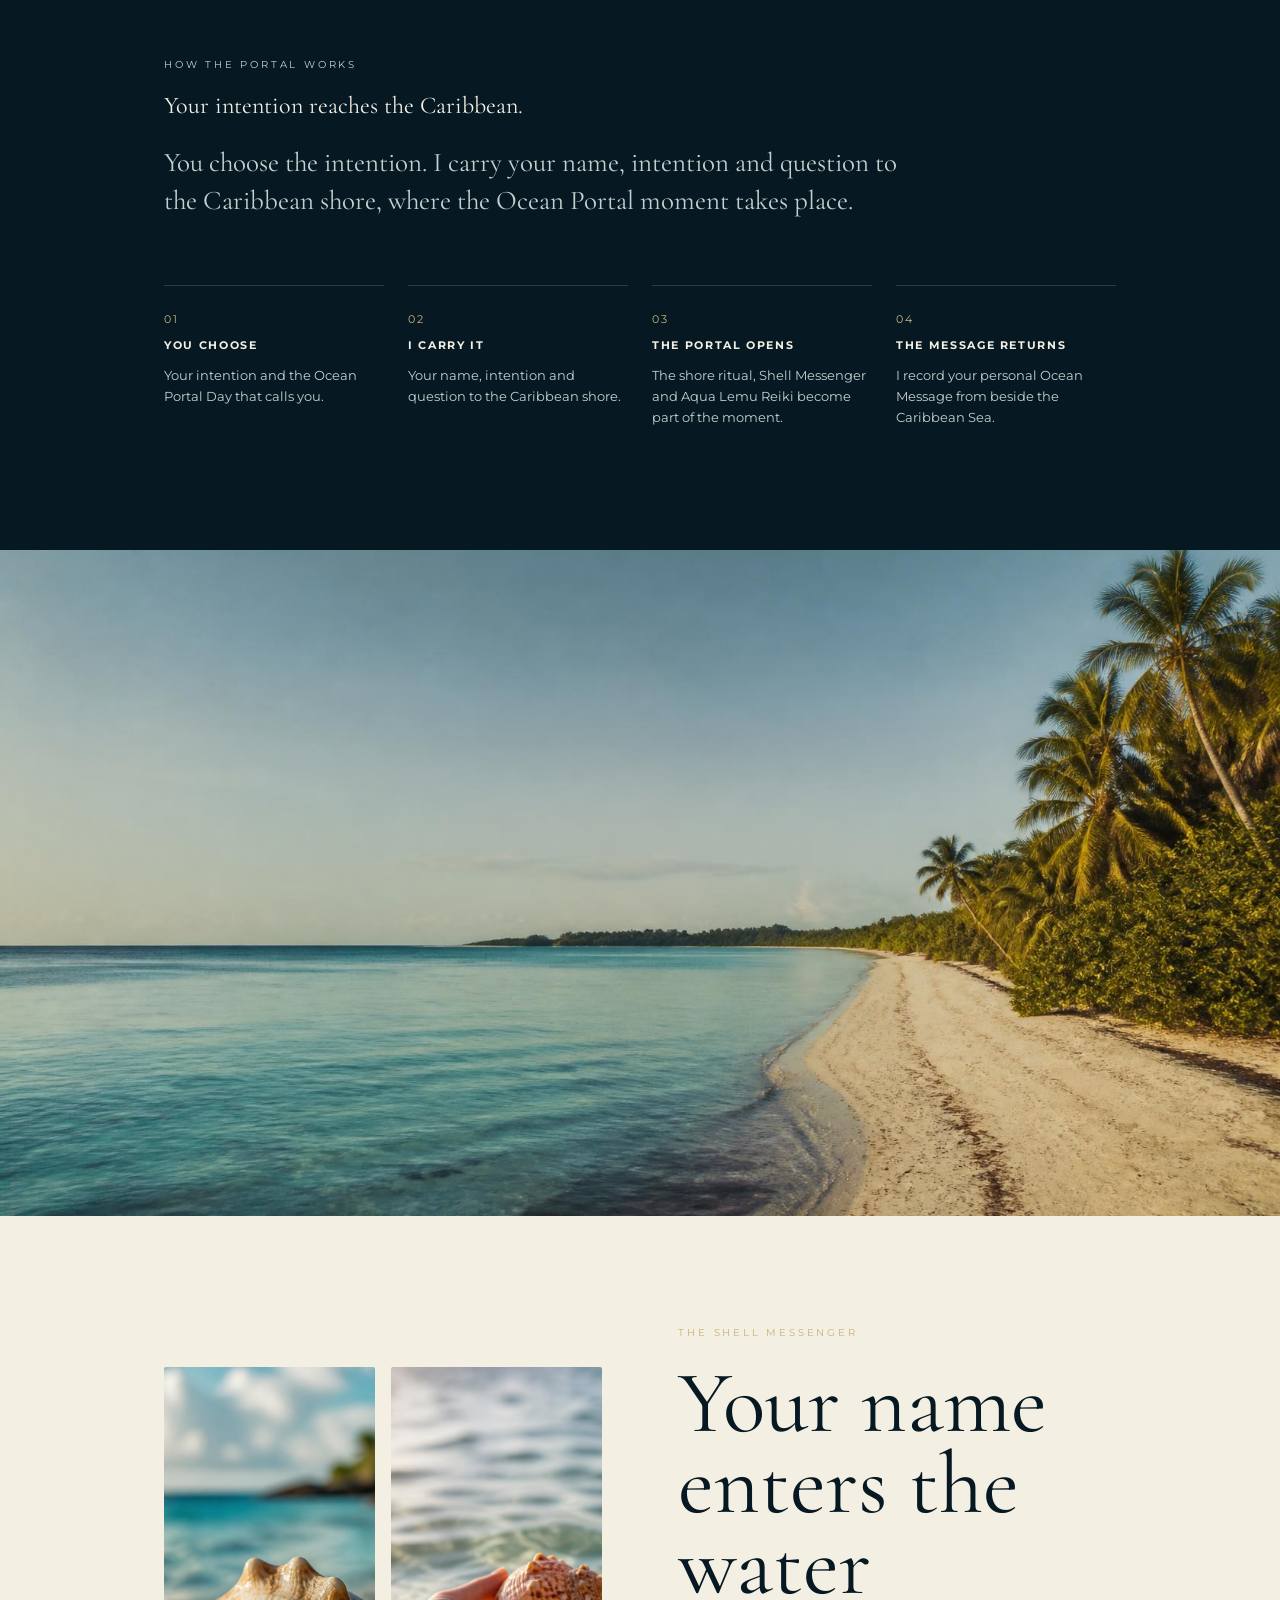
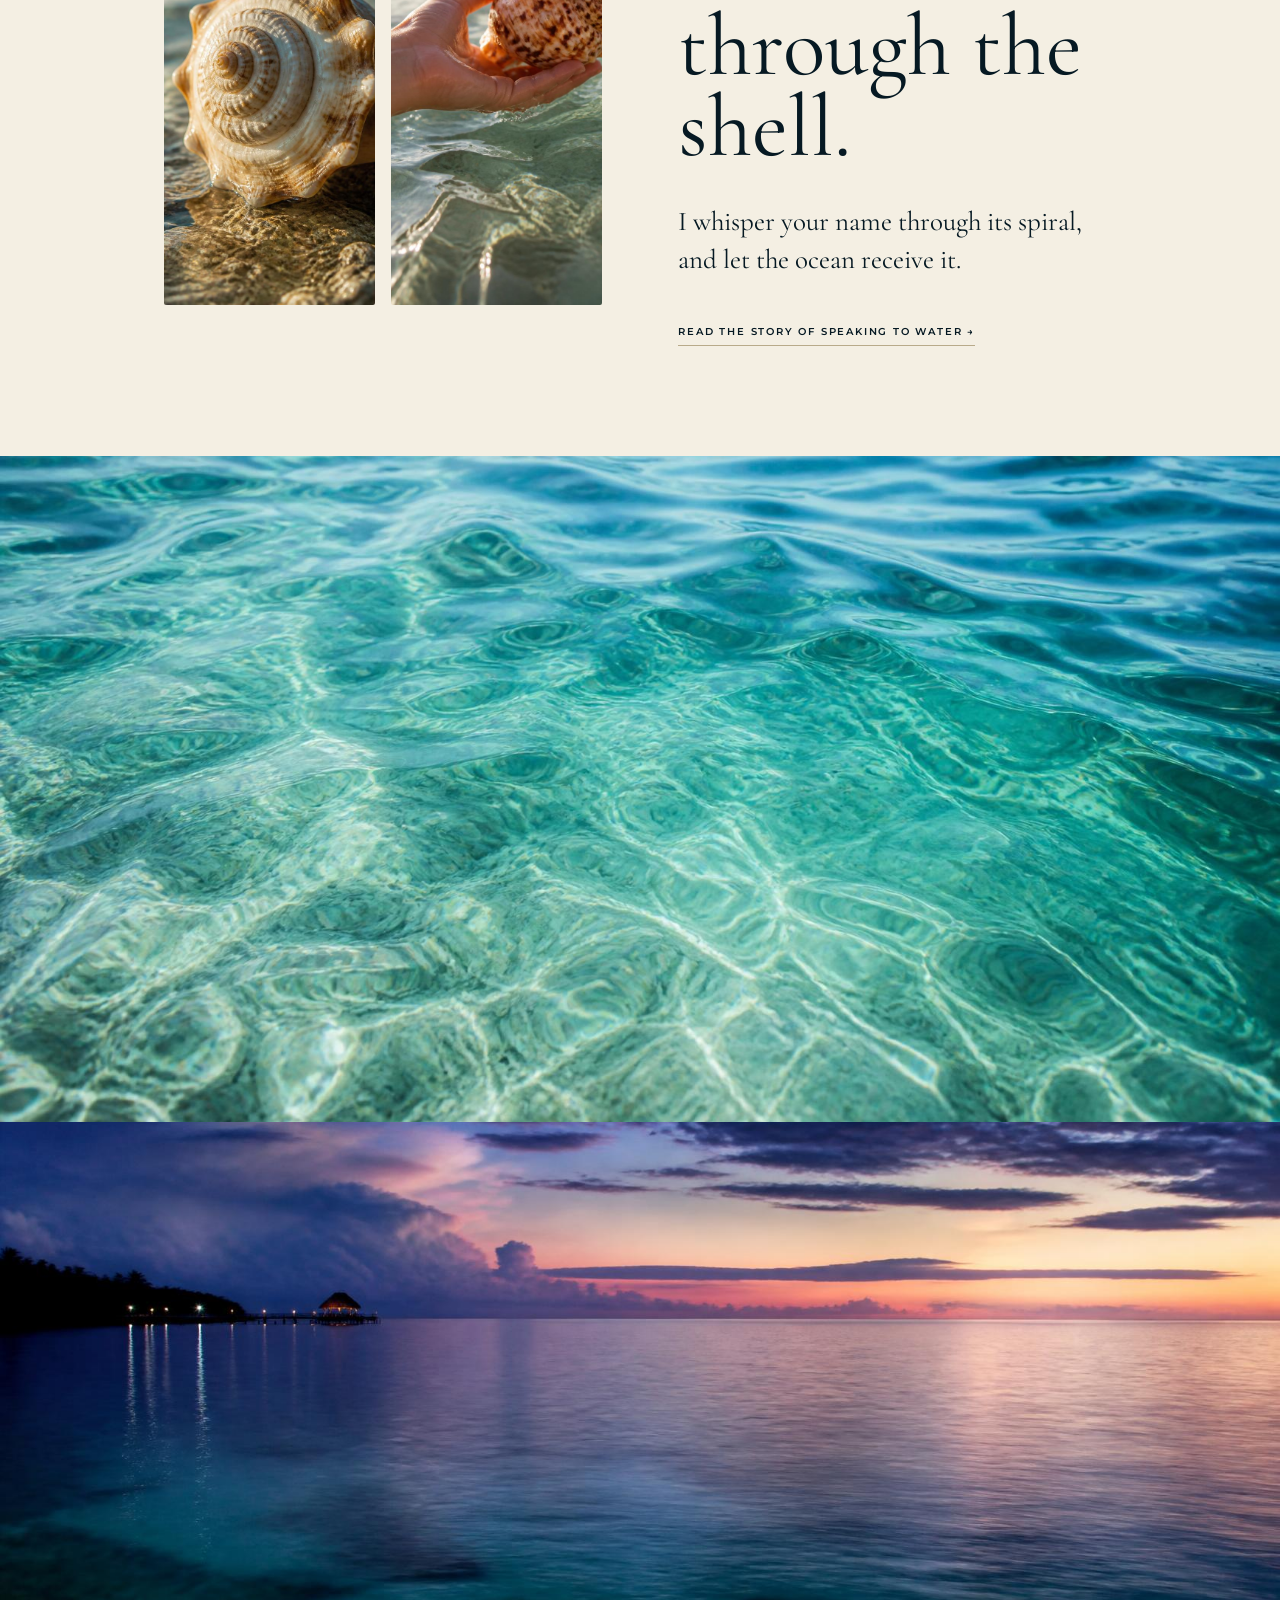
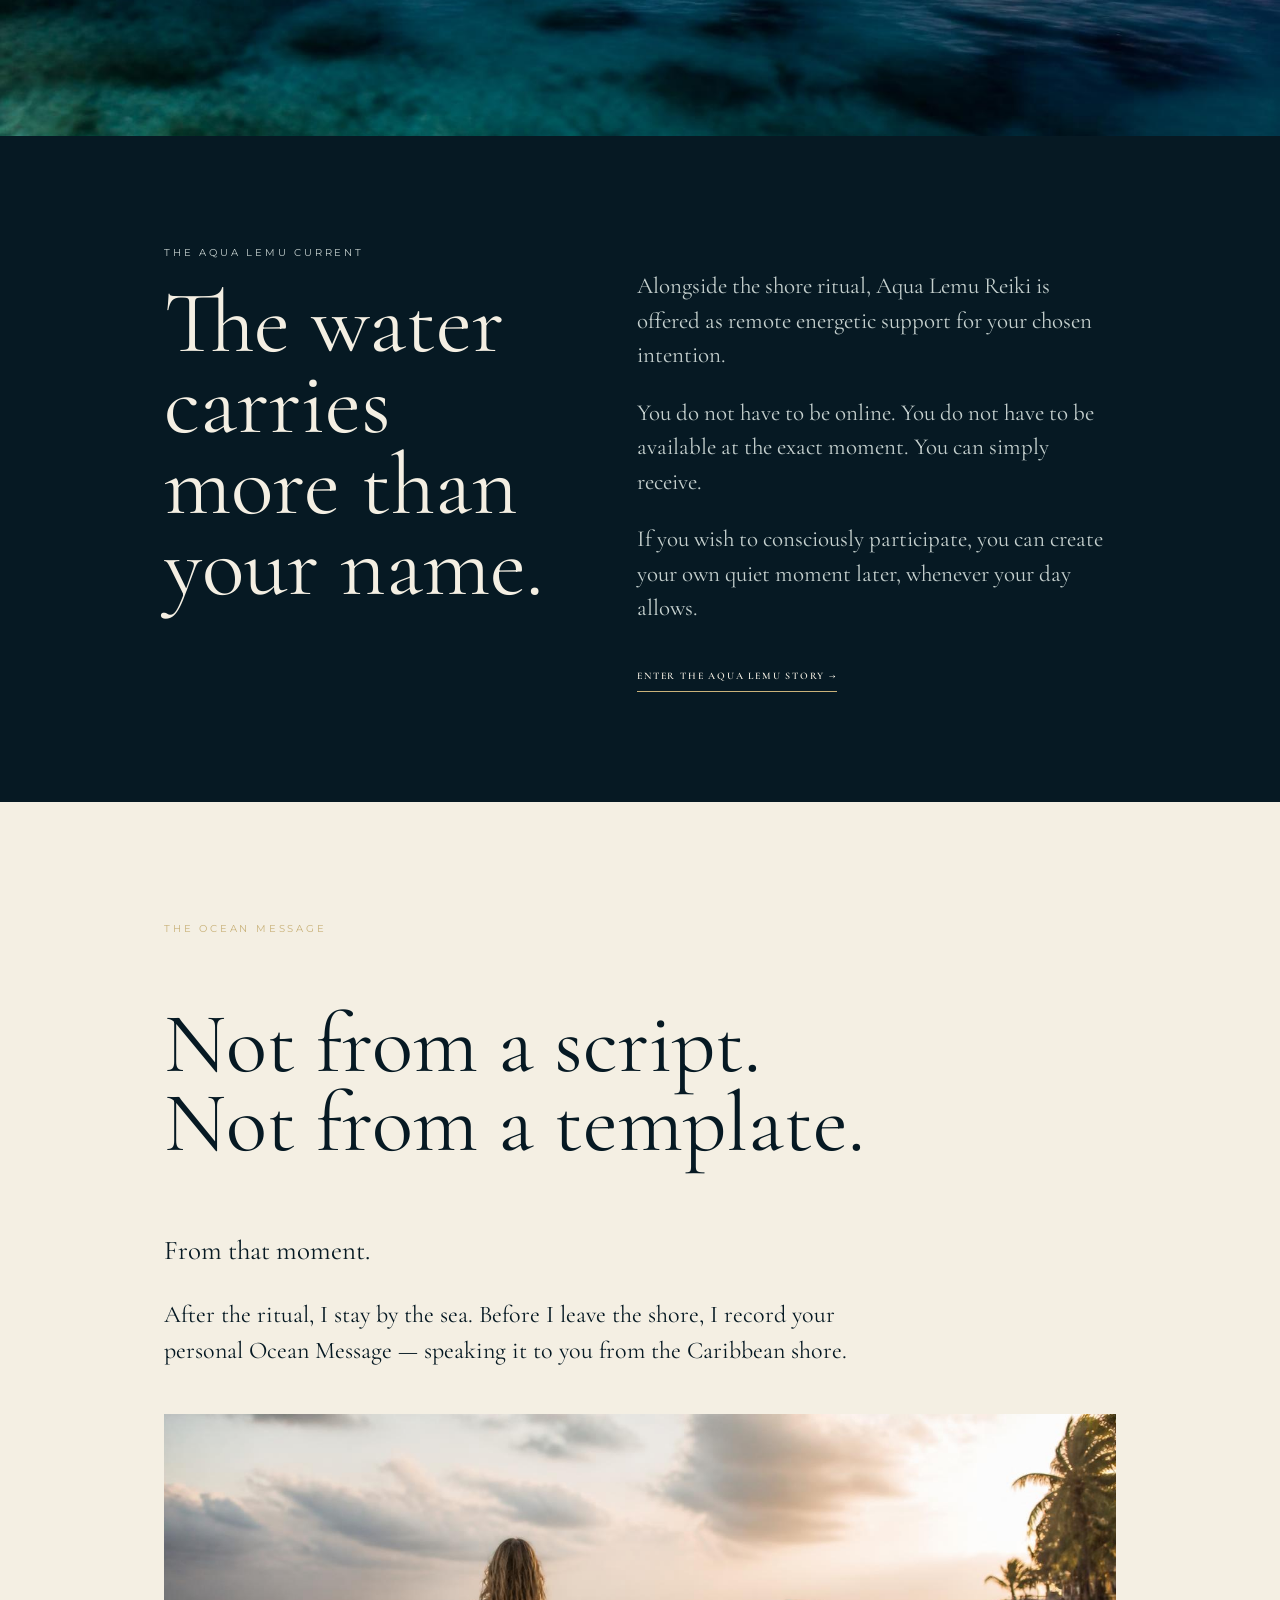
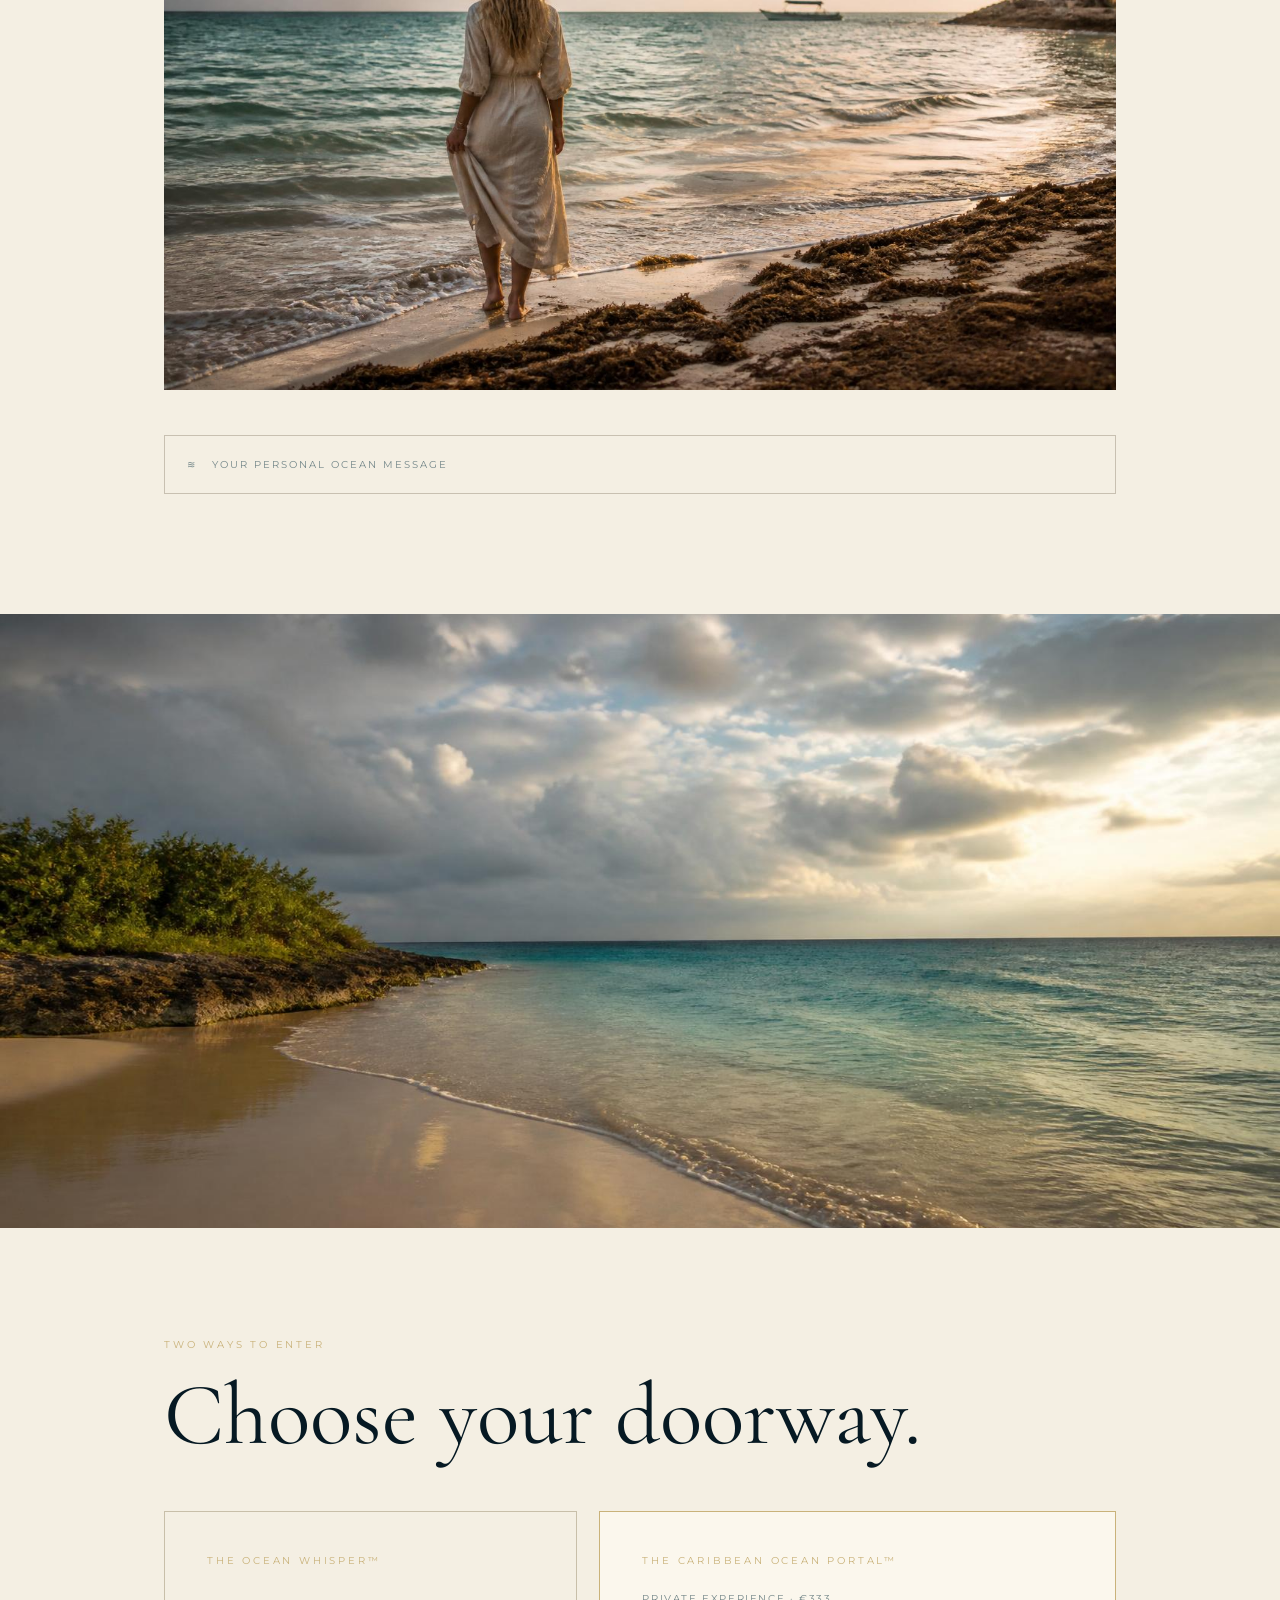
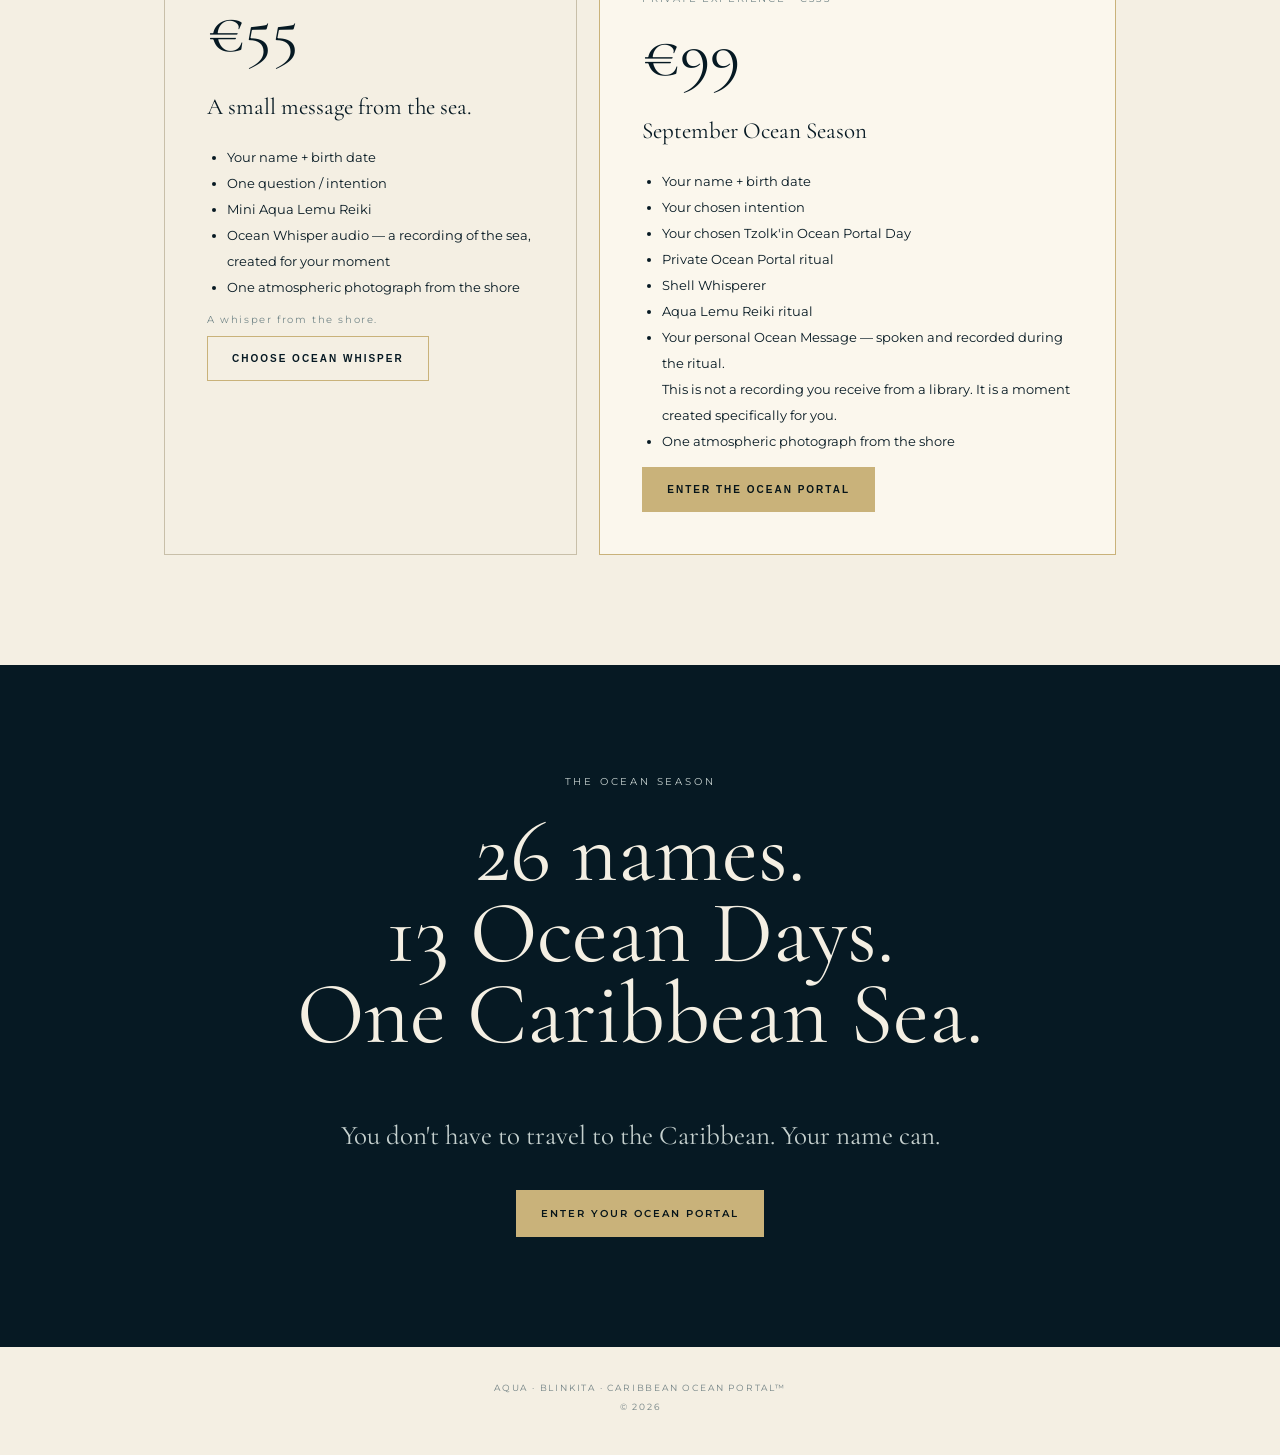
<file: index-before-aqua-move.html>
﻿<!doctype html>

<html lang="en">
<head>
<meta charset="utf-8">
<meta name="viewport" content="width=device-width,initial-scale=1">

<title>Caribbean Ocean Portal™ — AQUA · BLINKITA</title>

<meta
name="description"
content="A private Caribbean Ocean Portal experience from the Caribbean shore."

>

<link rel="preconnect" href="https://fonts.googleapis.com">
<link rel="preconnect" href="https://fonts.gstatic.com" crossorigin>

<link
  href="https://fonts.googleapis.com/css2?family=Cormorant+Garamond:wght@400;500;600&family=Montserrat:wght@400;500;600&display=swap"
  rel="stylesheet"
>

<link rel="stylesheet" href="style.css">
</head>

<body>

<div class="noise"></div>

<!-- =========================================================
     4-SCREEN PORTAL THRESHOLD
========================================================= -->

<div
  id="threshold"
  class="threshold"
  aria-hidden="false"
>

  <div class="threshold-water"></div>

  <div class="threshold-top">


<span data-i18n="thresholdTop">
  AQUA · BLINKITA
</span>


  </div>

  <!-- LANGUAGE TOGGLE -->

<button
id="thresholdLangToggle"
class="threshold-lang-toggle"
type="button"
aria-label="Switch language"

>


SI


  </button>

  <!-- PROGRESS -->

  <div class="threshold-progress">
    <i></i>
  </div>

  <!-- THRESHOLD STAGE -->

  <main class="threshold-stage">


<!-- SCREEN 1 -->

<section
  class="threshold-slide active"
  data-slide="0"
>

  <p
    class="threshold-kicker"
    data-i18n="threshold1Kicker"
  >
    SOMEWHERE IN THE CARIBBEAN
  </p>

  <h1 data-i18n="threshold1Title">
    THE OCEAN<br>
    <em>IS WAITING.</em>
  </h1>

  <p data-i18n="threshold1Text">
    Not for a traveler.<br>
    For a name.
  </p>

  <button
    class="threshold-next"
    type="button"
  >
    <span data-i18n="threshold1Button">
      BEGIN THE JOURNEY
    </span>

    <span aria-hidden="true">→</span>
  </button>

</section>


<!-- SCREEN 2 -->

<section
  class="threshold-slide"
  data-slide="1"
>

  <p
    class="threshold-kicker"
    data-i18n="threshold2Kicker"
  >
    THE FIRST KEY
  </p>

  <h1 data-i18n="threshold2Title">
    YOUR<br>
    <em>NAME.</em>
  </h1>

  <p data-i18n="threshold2Text">
    Something as simple as a name<br>
    can become a message carried to water.
  </p>

  <label class="threshold-name">

    <span data-i18n="thresholdNameLabel">
      YOUR NAME
    </span>

    <input
      id="thresholdName"
      type="text"
      autocomplete="name"
      placeholder="Enter your name"
      data-i18n-placeholder="thresholdNamePlaceholder"
    >

  </label>

  <button
    class="threshold-next"
    type="button"
  >

    <span data-i18n="threshold2Button">
      CARRY IT TO THE SEA
    </span>

    <span aria-hidden="true">→</span>

  </button>

</section>


<!-- SCREEN 3 -->

<section
  class="threshold-slide"
  data-slide="2"
>

  <p
    class="threshold-kicker"
    data-i18n="threshold3Kicker"
  >
    THE SECOND KEY
  </p>

  <h1 data-i18n="threshold3Title">
    A SHELL.<br>
    <em>A BREATH.</em>
  </h1>

  <p data-i18n="threshold3Text">
    I whisper your name through the spiral,<br>
    then let the Caribbean receive it.
  </p>

  <div
    class="threshold-shell"
    aria-hidden="true"
  >
    ←
  </div>

  <button
    class="threshold-next"
    type="button"
  >

    <span data-i18n="threshold3Button">
      OPEN THE WATER
    </span>

    <span aria-hidden="true">→</span>

  </button>

</section>


<!-- SCREEN 4 -->

<section
  class="threshold-slide"
  data-slide="3"
>

  <p
    class="threshold-kicker"
    data-i18n="threshold4Kicker"
  >
    THE THRESHOLD
  </p>

  <h1 data-i18n="threshold4Title">
    WHAT HAPPENS<br>
    WHEN A NAME<br>
    <em>ENTERS THE OCEAN?</em>
  </h1>

  <p data-i18n="threshold4Text">
    The ritual begins in the Caribbean.<br>
    The water has no borders.
  </p>

  <button
    id="enterPortal"
    class="threshold-enter"
    type="button"
  >

    <span data-i18n="threshold4Button">
      ENTER THE CARIBBEAN OCEAN PORTAL™
    </span>

  </button>

</section>


  </main>

  <!-- BACK -->

<button
id="thresholdBack"
class="threshold-back"
type="button"

>


<span data-i18n="thresholdBack">
  ← BACK
</span>


  </button>

  <!-- SKIP INTRO -->

  <div
    class="threshold-skip"
    style="
      position:absolute;
      left:0;
      right:0;
      bottom:24px;
      z-index:9999;
      pointer-events:auto;
      text-align:center;
    "
  >


<button
  id="skipThreshold"
  type="button"
  data-action="skip-intro"
  style="
    position:relative;
    z-index:10000;
    pointer-events:auto;
    cursor:pointer;
  "
>

  <span data-i18n="thresholdSkip">
    SKIP INTRO
  </span>

</button>


  </div>

</div>

<!-- =========================================================
     HERO
========================================================= -->

<header class="hero" id="home">

  <div class="hero-image">


<img
  src="public/images/0-final-atmospheric1.jpg"
  alt="Caribbean ocean shoreline"
>


  </div>

  <nav>


<div class="brand">
  AQUA <span>·</span> BLINKITA
</div>

<div class="nav-actions">

  <a
    href="#intention"
    data-i18n="navChoose"
  >
    CHOOSE YOUR INTENTION
  </a>

  <button
    id="langToggle"
    class="lang-toggle"
    type="button"
    aria-label="Switch language"
  >
    SI
  </button>

</div>


  </nav>

  <div class="hero-inner">


<p
  class="eyebrow"
  data-i18n="heroEyebrow"
>
  A PRIVATE CARIBBEAN EXPERIENCE · SEPTEMBER 2026
</p>

<p
  class="micro-intro"
  data-i18n="heroMicro"
>
  YOUR NAME. &nbsp; YOUR INTENTION. &nbsp; THE CARIBBEAN SEA.
</p>

<h1 data-i18n="heroTitle">
  SOMEWHERE IN THE CARIBBEAN,
  <br>
  <em>THE OCEAN IS WAITING FOR YOUR NAME.</em>
</h1>

<p
  class="hero-sub"
  data-i18n="heroSub"
>
  You don't have to travel to the Caribbean.
  <br>
  <strong>Your name can.</strong>
</p>

<a
  class="button"
  href="#intention"
  data-i18n="heroButton"
>
  BEGIN YOUR OCEAN PORTAL
</a>


  </div>

  <div class="wave">⌁</div>

</header>

<!-- =========================================================
     CHOOSE INTENTION
========================================================= -->

<div class="section-image full-image">

<img
src="public/images/1-caribbeanshorline.jpg"
alt="Caribbean shoreline"

>

</div>

<section
  id="intention"
  class="choice section-dark"
>

  <div class="section-narrow">


<p
  class="eyebrow"
  data-i18n="intentionEyebrow"
>
  CHOOSE YOUR INTENTION
</p>

<h2 data-i18n="intentionTitle">
  What are you ready to bring to the water?
</h2>

<p
  class="lead"
  data-i18n="intentionLead"
>
  Choose what you want to place into the ocean moment.
</p>

<div
  class="intent-grid"
  id="intentGrid"
></div>

<div
  id="intentionConfirmation"
  class="intention-confirmation"
  hidden
></div>


  </div>

</section>

<!-- =========================================================
     OCEAN PORTAL DAYS
========================================================= -->

<div class="section-image full-image">

<img
src="public/images/2-caribbeanshorline.jpg"
alt="Caribbean shoreline"

>

</div>

<section
  id="portals"
  class="portals section-narrow"
>

  <p
    class="eyebrow"
    data-i18n="portalEyebrow"
  >
    SEPTEMBER 2026
  </p>

  <h2 data-i18n="portalTitle">
    13 OCEAN PORTALS.
  </h2>

  <p
    class="lead"
    data-i18n="portalLead"
  >
    Each day carries a different Tzolk'in energy.
    Choose the day that calls you.
  </p>

  <div class="capacity-note">


<strong data-i18n="capacityStrong">
  Only 2 private places
</strong>

<span data-i18n="capacityText">
  are available for each Ocean Portal Day.
</span>


  </div>

  <div
    id="portalGrid"
    class="portal-grid"
  ></div>

</section>

<!-- =========================================================
     HOW IT WORKS
========================================================= -->

<section class="experience section-dark">

  <div class="section-narrow">


<p
  class="eyebrow"
  data-i18n="howEyebrow"
>
  HOW THE PORTAL WORKS
</p>

<h2 data-i18n="howTitle">
  You stay where you are.
  I go to the Caribbean.
</h2>

<p
  class="lead"
  data-i18n="howLead"
>
  Your name, intention and question become part of a
  private moment beside the Caribbean Sea.
</p>

<div class="steps">

  <div>
    <span>01</span>

    <h3 data-i18n="step1Title">
      YOU CHOOSE
    </h3>

    <p data-i18n="step1Text">
      Your intention and the Ocean Portal Day that calls you.
    </p>
  </div>


  <div>
    <span>02</span>

    <h3 data-i18n="step2Title">
      I CARRY
    </h3>

    <p data-i18n="step2Text">
      Your name, intention and question to the Caribbean shore.
    </p>
  </div>


  <div>
    <span>03</span>

    <h3 data-i18n="step3Title">
      THE PORTAL OPENS
    </h3>

    <p data-i18n="step3Text">
      The shore ritual, Shell Messenger and Aqua Lemu Reiki
      become part of the moment.
    </p>
  </div>


  <div>
    <span>04</span>

    <h3 data-i18n="step4Title">
      THE MESSAGE RETURNS
    </h3>

    <p data-i18n="step4Text">
      I record your personal Ocean Message from the Caribbean shore.
    </p>
  </div>

</div>


  </div>

</section>

<!-- CINEMATIC TRANSITION -->

<div class="section-image cinematic-image">

<img
src="public/images/5-caribbean-shoreline.jpg"
alt="Caribbean shoreline"

>

</div>

<!-- =========================================================
     SHELL
========================================================= -->

<section class="shell section-narrow">

  <div class="shell-gallery">


<img
  src="public/images/3-shell-messenger.jpg"
  alt="Shell Messenger by the Caribbean sea"
>

<img
  src="public/images/4-hand-shell-water.jpg"
  alt="Shell held beside Caribbean water"
>


  </div>

  <div>


<p
  class="eyebrow"
  data-i18n="shellEyebrow"
>
  THE SHELL MESSENGER
</p>

<h2 data-i18n="shellTitle">
  Your name enters the water through the shell.
</h2>

<p
  class="lead"
  data-i18n="shellLead"
>
  I whisper your name through its spiral,
  and let the ocean receive it.
</p>

<a
  href="water.html"
  class="story-link"
  data-i18n="readWater"
>
  READ THE STORY OF SPEAKING TO WATER →
</a>


  </div>

</section>

<!-- WATER CLOSE-UP -->

<div class="section-image cinematic-image">

<img
src="public/images/6-water-close-up.jpg"
alt="Caribbean water close-up"

>

</div>

<!-- =========================================================
     AQUA LEMU
========================================================= -->

<div class="section-image full-image">

<img
src="public/images/7-aqua-lemu.jpg"
alt="Aqua Lemu by the Caribbean sea"

>

</div>

<section class="aqua-lemu section-dark">

  <div class="section-narrow aqua-layout">


<div>

  <p
    class="eyebrow"
    data-i18n="aquaEyebrow"
  >
    THE AQUA LEMU CURRENT
  </p>

  <h2 data-i18n="aquaTitle">
    The water carries more than your name.
  </h2>

</div>

<div class="prose">

  <p data-i18n="aquaText1">
    Alongside the shore ritual, Aqua Lemu Reiki is offered
    as remote energetic support for your chosen intention.
  </p>

  <p data-i18n="aquaText2">
    You do not have to be online. You do not have to be
    available at the exact moment. You can simply receive.
  </p>

  <p data-i18n="aquaText3">
    If you wish to consciously participate, you can create
    your own quiet moment later, whenever your day allows.
  </p>

  <a
    href="aqua-lemu.html"
    class="story-link light"
    data-i18n="readAqua"
  >
    ENTER THE AQUA LEMU STORY →
  </a>

</div>


  </div>

</section>

<!-- =========================================================
     MESSAGE
========================================================= -->

<section class="message section-narrow">

  <p
    class="eyebrow"
    data-i18n="messageEyebrow"
  >
    THE OCEAN MESSAGE
  </p>

  <h2 data-i18n="messageTitle">
    Not from a script.
    <br>
    Not from a template.
  </h2>

  <p
    class="lead"
    data-i18n="messageLead"
  >
    From that moment.
  </p>

  <p
    class="message-text"
    data-i18n="messageText"
  >
    After the ritual, I stay by the sea. Before I leave the shore,
    I record your personal Ocean Message — speaking it to you
    from the Caribbean shore.
  </p>

  <div class="message-image">


<img
  src="public/images/8-ocean-message.jpg"
  alt="Caribbean ocean message"
>


  </div>

  <div class="audio-placeholder">


≋ &nbsp;

<span data-i18n="audioLabel">
  YOUR PERSONAL OCEAN MESSAGE
</span>


  </div>

</section>

<!-- =========================================================
     OFFERS
========================================================= -->

<div class="section-image full-image">

<img
src="public/images/9-september-season.jpg"
alt="September Caribbean ocean season"

>

</div>

<section class="offers section-narrow">

  <p
    class="eyebrow"
    data-i18n="offersEyebrow"
  >
    TWO WAYS TO ENTER
  </p>

  <h2 data-i18n="offersTitle">
    Choose your doorway.
  </h2>

  <div class="offer-grid">


<!-- WHISPER -->

<article class="offer whisper">

  <p
    class="eyebrow"
    data-i18n="whisperEyebrow"
  >
    THE OCEAN WHISPER™
  </p>

  <h3>€55</h3>

  <p
    class="tag"
    data-i18n="whisperTag"
  >
    A small message from the sea.
  </p>

  <ul>

    <li data-i18n="whisper1">
      Your name + birth date
    </li>

    <li data-i18n="whisper2">
      One question / intention
    </li>

    <li data-i18n="whisper3">
      Mini Aqua Lemu Reiki
    </li>

    <li data-i18n="whisper4">
      Ocean Whisper audio
    </li>

    <li data-i18n="whisper5">
      One photograph from the shore
    </li>

  </ul>

  <p
    class="muted"
    data-i18n="whisperMuted"
  >
    A whisper from the shore.
  </p>

  <button
    class="button secondary"
    data-offer="whisper"
    type="button"
    data-i18n="whisperButton"
  >
    CHOOSE OCEAN WHISPER
  </button>

</article>


<!-- PORTAL -->

<article class="offer portal">

  <p
    class="eyebrow"
    data-i18n="portalOfferEyebrow"
  >
    THE CARIBBEAN OCEAN PORTAL™
  </p>

  <div
    class="regular"
    data-i18n="portalOfferRegular"
  >
    PRIVATE EXPERIENCE · €333
  </div>

  <h3>€99</h3>

  <p
    class="tag"
    data-i18n="portalOfferTag"
  >
    September Ocean Season
  </p>

  <ul>

    <li data-i18n="portal1">
      Your name + birth date
    </li>

    <li data-i18n="portal2">
      Your chosen intention
    </li>

    <li data-i18n="portal3">
      Your chosen Tzolk'in Ocean Portal Day
    </li>

    <li data-i18n="portal4">
      Private Ocean Portal ritual
    </li>

    <li data-i18n="portal5">
      Shell Messenger
    </li>

    <li data-i18n="portal6">
      Aqua Lemu Reiki ritual
    </li>

    <li data-i18n="portal7">
      Personal Ocean Message recorded beside the sea
    </li>

    <li data-i18n="portal8">
      Photograph from the shore
    </li>

  </ul>

  <button
    class="button"
    data-offer="portal"
    type="button"
    data-i18n="portalButton"
  >
    ENTER THE OCEAN PORTAL
  </button>

</article>


  </div>

</section>

<!-- =========================================================
     FINAL
========================================================= -->

<section class="final section-dark">

  <div class="section-narrow">


<p
  class="eyebrow"
  data-i18n="finalEyebrow"
>
  THE OCEAN SEASON
</p>

<h2 data-i18n="finalTitle">
  26 names.
  <br>
  13 Ocean Days.
  <br>
  One Caribbean Sea.
</h2>

<p
  class="lead"
  data-i18n="finalLead"
>
  You don't have to travel to the Caribbean.
  Your name can.
</p>

<a
  class="button"
  href="#intention"
  data-i18n="finalButton"
>
  ENTER YOUR OCEAN PORTAL
</a>


  </div>

</section>

<!-- =========================================================
     BOOKING MODAL
========================================================= -->

<div
  id="modal"
  class="modal"
  aria-hidden="true"
>

  <div class="modal-card">


<button
  class="close"
  id="close"
  type="button"
  aria-label="Close"
>
  ×
</button>

<p
  class="eyebrow"
  data-i18n="entryEyebrow"
>
  YOUR OCEAN ENTRY
</p>

<h2 id="modalTitle">
  Caribbean Ocean Portal™
</h2>

<p id="modalIntro"></p>

<div
  id="selectedPortal"
  class="selected-portal"
  hidden
></div>

<form id="bookingForm">

  <label>

    <span data-i18n="nameLabel">
      Name
    </span>

    <input
      name="name"
      required
    >

  </label>


  <label>

    <span data-i18n="emailLabel">
      Email
    </span>

    <input
      type="email"
      name="email"
      required
    >

  </label>


  <label>

    <span data-i18n="birthLabel">
      Birth date
    </span>

    <input
      type="date"
      name="birthDate"
      required
    >

  </label>


  <label>

    <span data-i18n="intentionLabel">
      Intention
    </span>

    <select
      name="intention"
      id="intentionSelect"
      required
    ></select>

  </label>


  <label id="dayWrap">

    <span data-i18n="dayLabel">
      Ocean Portal Day
    </span>

    <select
      name="oceanDay"
      id="daySelect"
    ></select>

  </label>


  <label>

    <span data-i18n="questionLabel">
      Question / message
    </span>

    <textarea
      name="question"
      rows="4"
    ></textarea>

    <small
      class="question-hint"
      data-i18n="questionHint"
    >
      The more open and precise your question,
      the more space it creates for reflection and listening.
    </small>

  </label>


  <div class="payment-choice">

    <button
      class="button"
      type="submit"
      data-i18n="paypalButton"
    >
      CONTINUE TO PAYPAL
    </button>

    <button
      class="button secondary"
      type="button"
      id="bankButton"
      data-i18n="bankButton"
    >
      RESERVE BY BANK TRANSFER
    </button>

  </div>


  <div
    id="bankDetails"
    class="bank-details"
    hidden
  ></div>


  <p
    class="form-note"
    data-i18n="holdNote"
  >
    Your place is counted only when you confirm your reservation
    by clicking a payment or reservation button.
  </p>

</form>


  </div>

</div>

<!-- =========================================================
     FOOTER
========================================================= -->

<footer>

AQUA · BLINKITA · CARIBBEAN OCEAN PORTAL™

  <br>

<span>© 2026</span>

</footer>

<!-- =========================================================
     SCRIPTS
========================================================= -->

<script src="data/ocean-days.js"></script>

<script src="app.js"></script>

<!-- =========================================================
     THRESHOLD SAFETY HANDLER
========================================================= -->

<script>

(function(){

  function ready(){

    const threshold =
      document.getElementById('threshold');

    const skip =
      document.getElementById('skipThreshold');

    const language =
      document.getElementById('thresholdLangToggle');


    if(skip && threshold){

      skip.onclick = function(){

        threshold.classList.add('leaving');

        threshold.setAttribute(
          'aria-hidden',
          'true'
        );

        document.body.classList.remove(
          'portal-lock'
        );

        setTimeout(function(){

          threshold.style.display =
            'none';

        }, 850);

      };

    }


    if(language){

      language.setAttribute(
        'aria-label',
        'Switch between English and Slovenian'
      );

    }

  }


  if(
    document.readyState === 'loading'
  ){

    document.addEventListener(
      'DOMContentLoaded',
      ready,
      {
        once:true
      }
    );

  }else{

    ready();

  }

})();

</script>

</body>
</html>
</file>
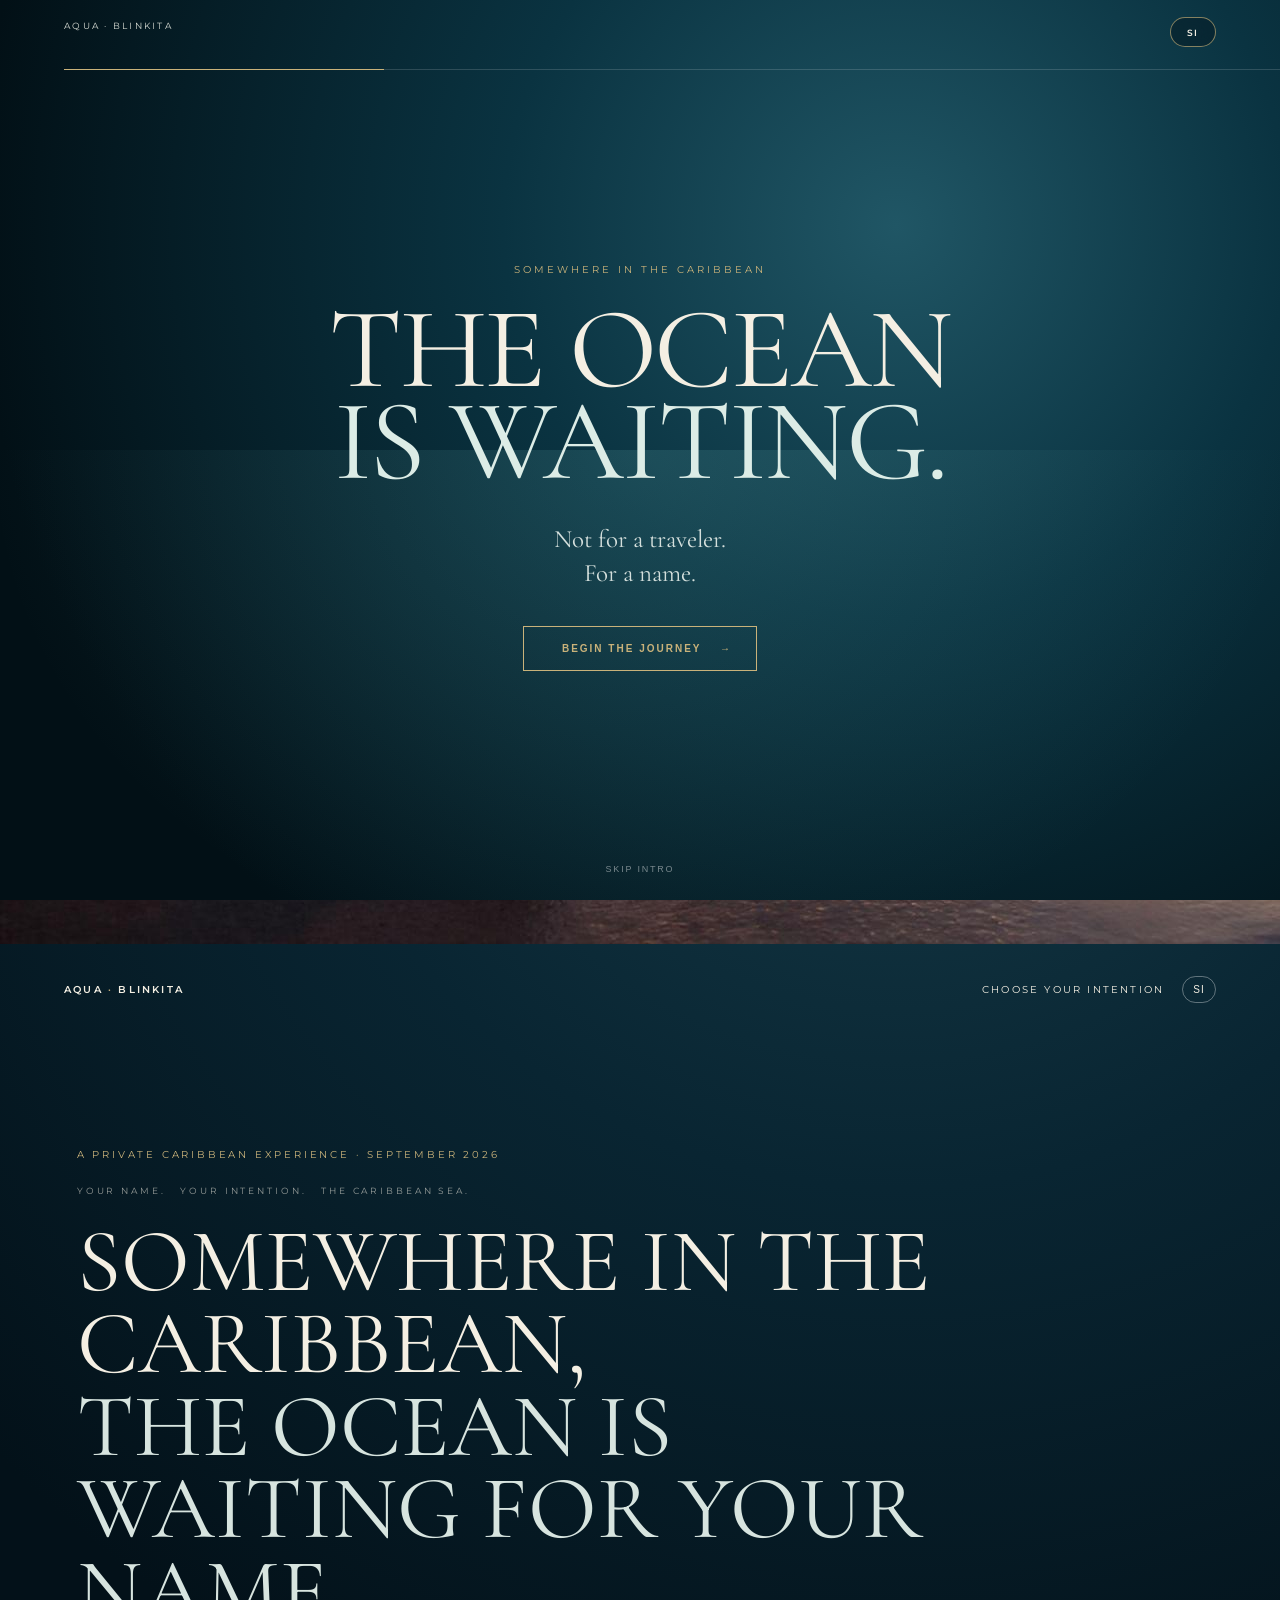
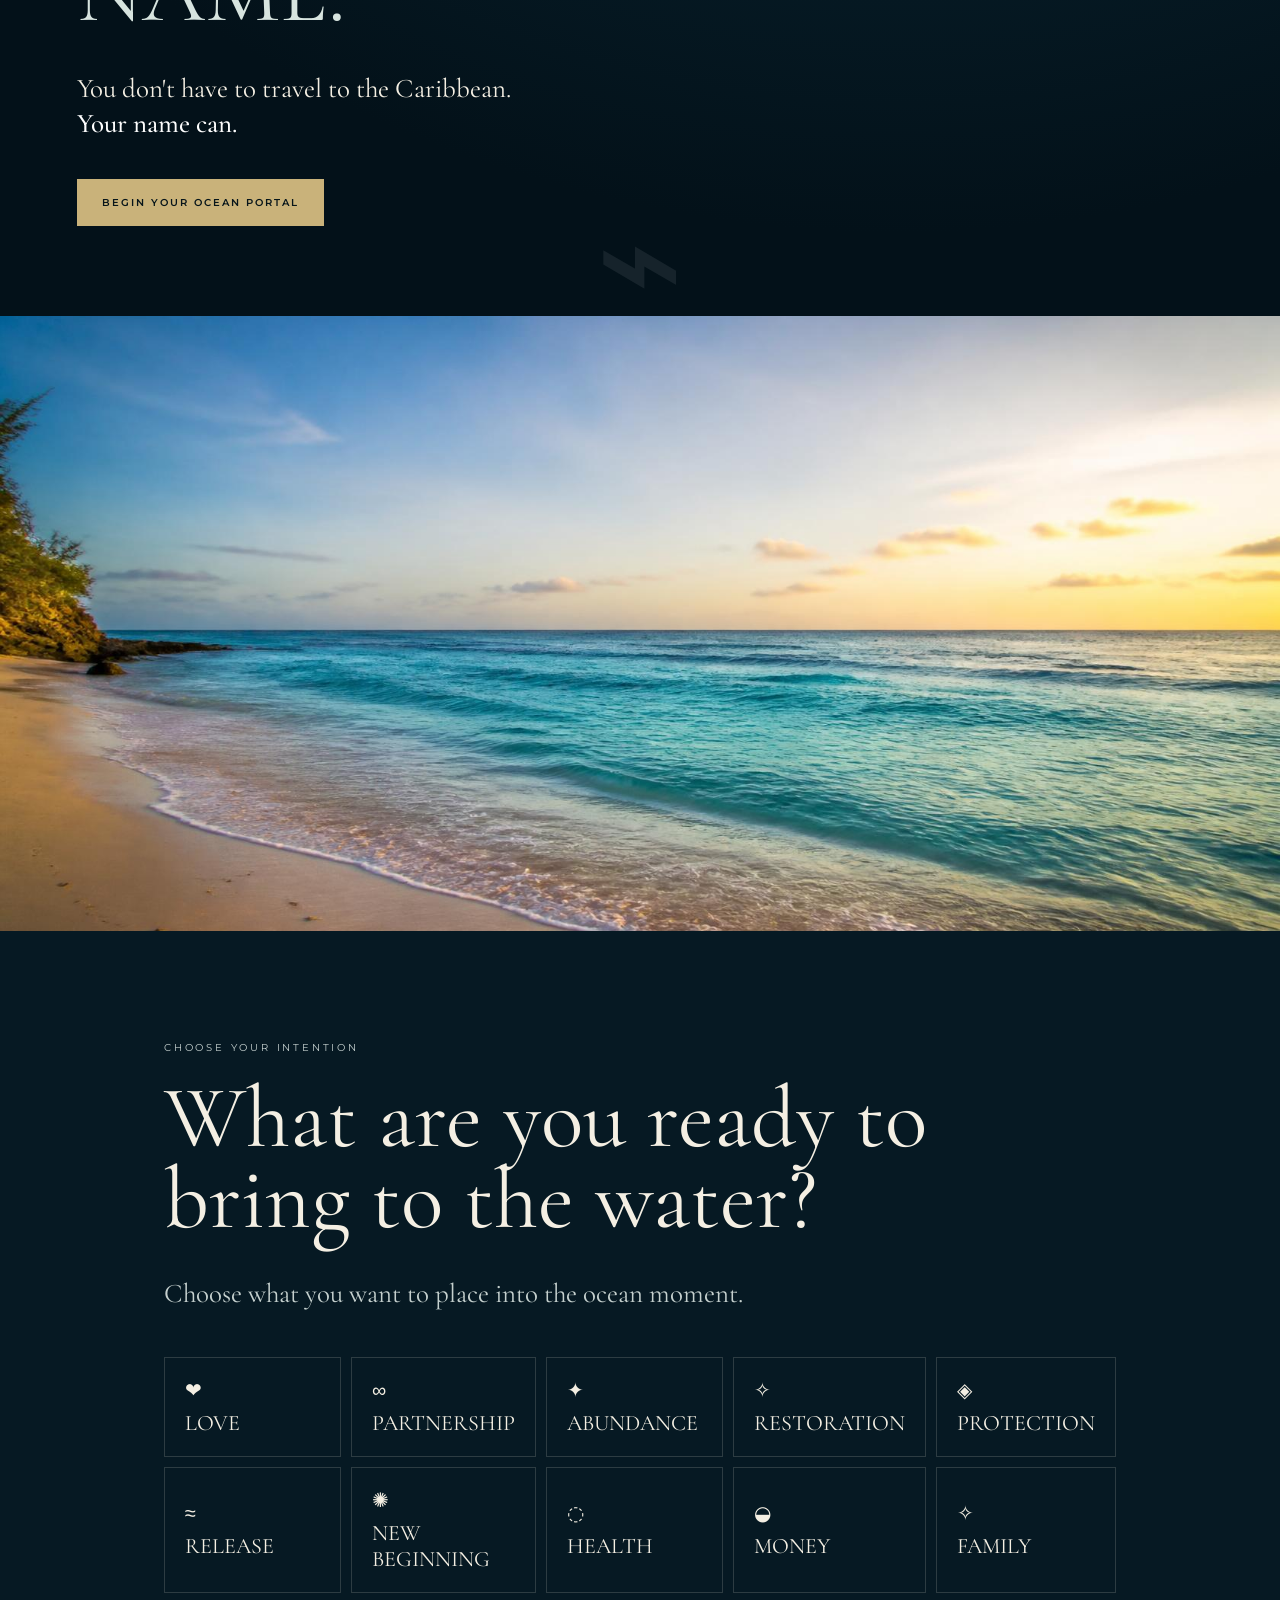
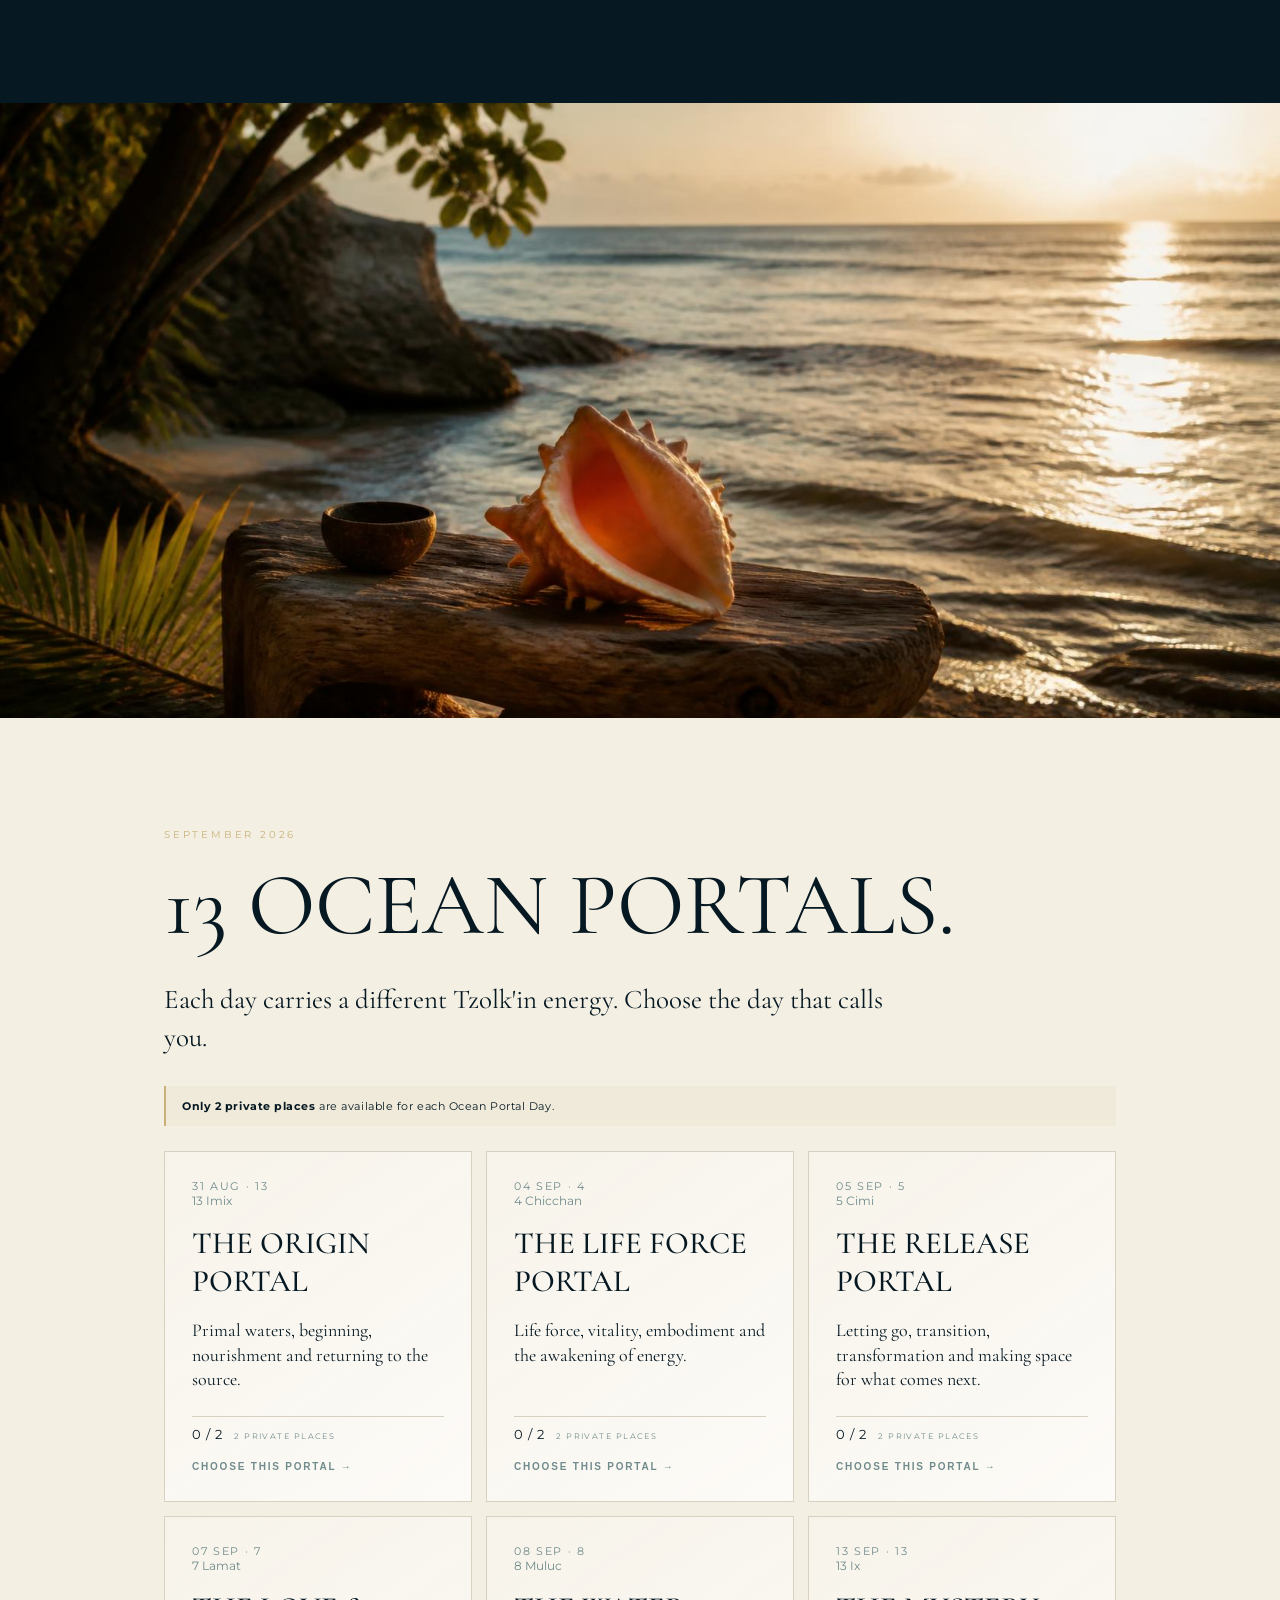
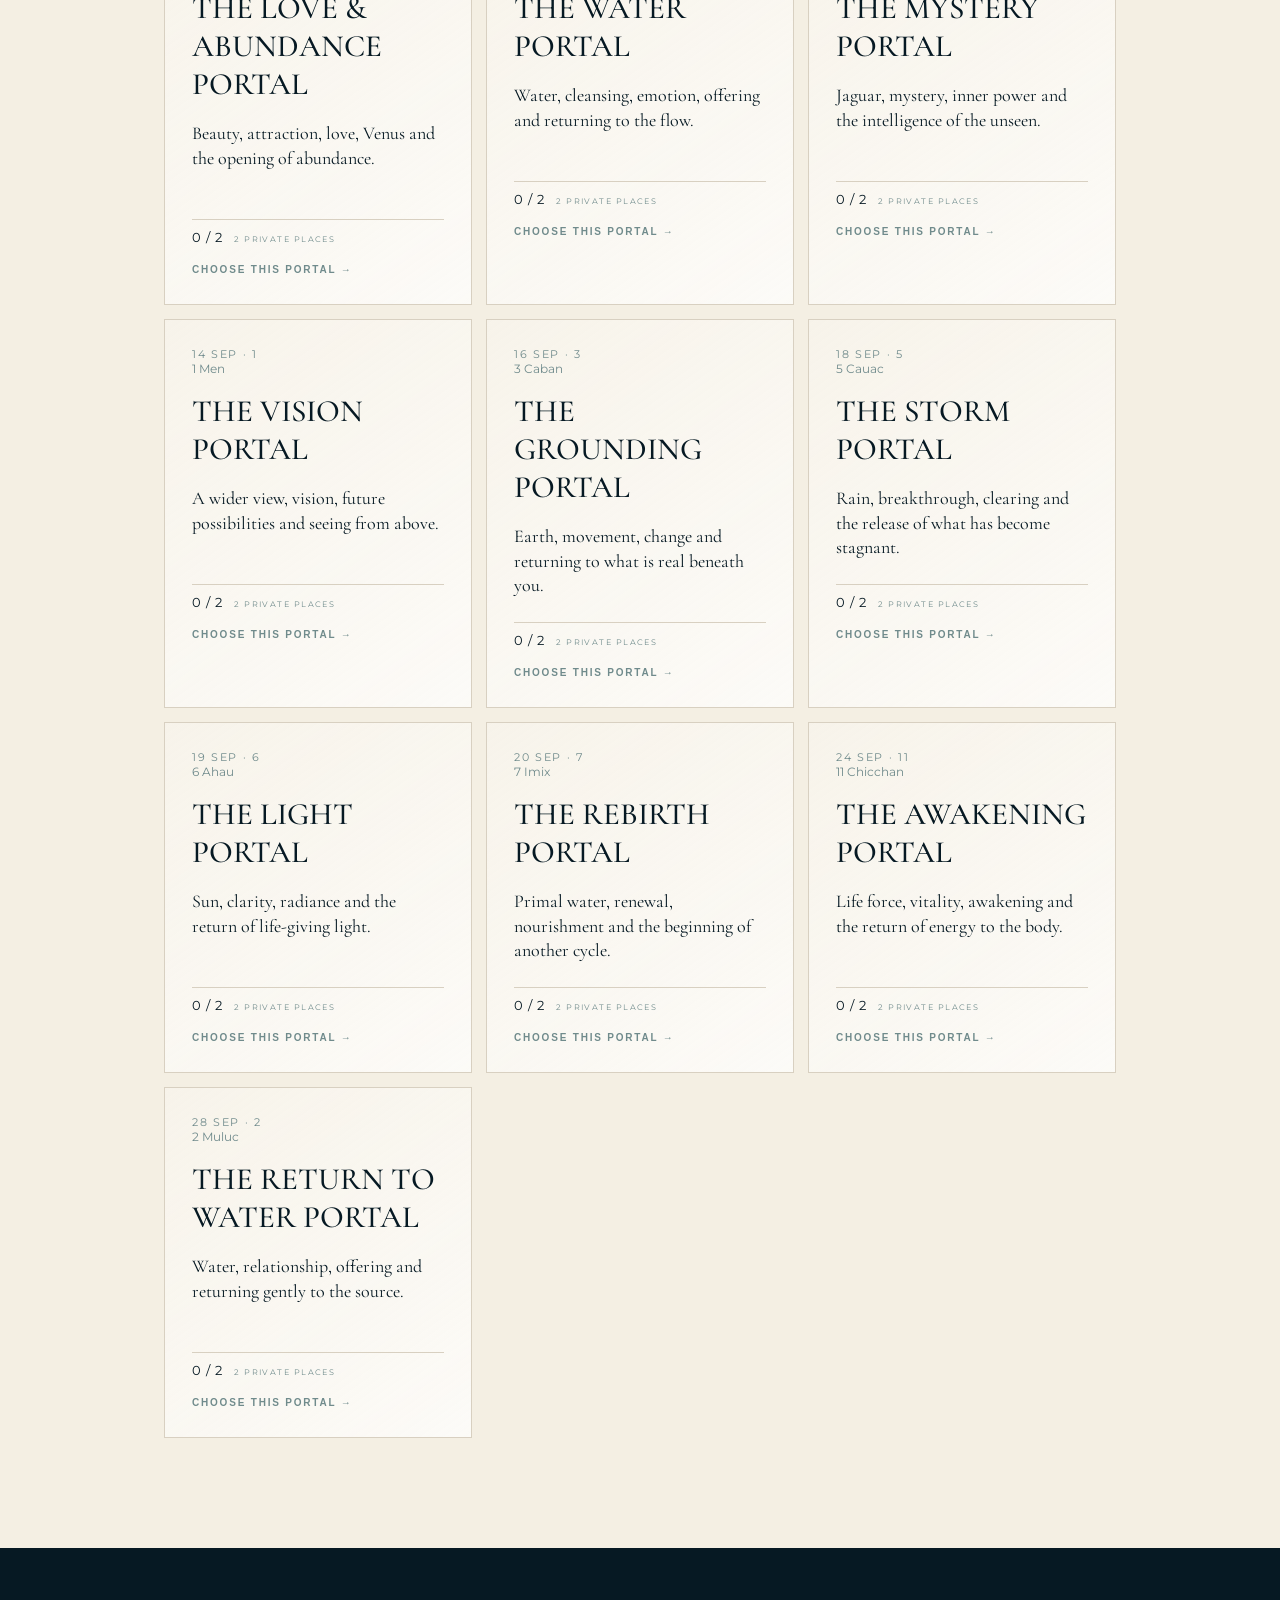
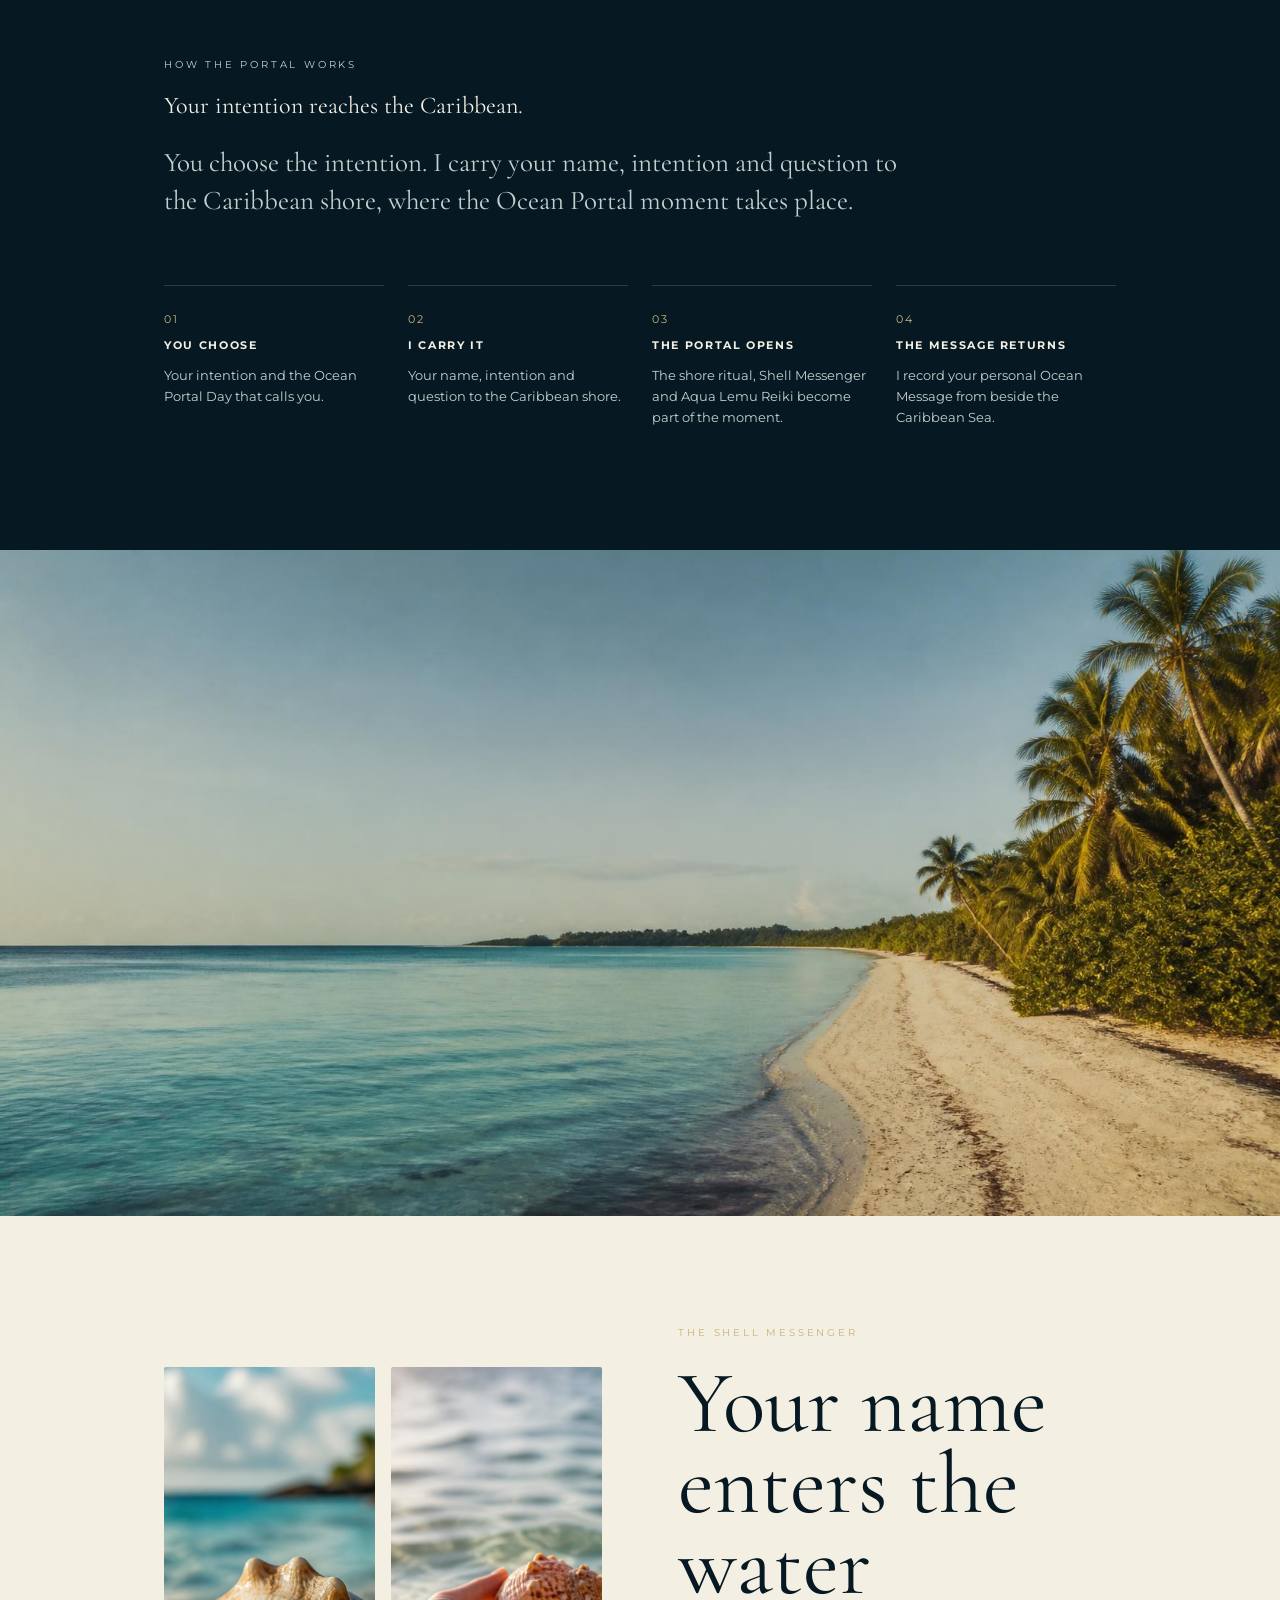
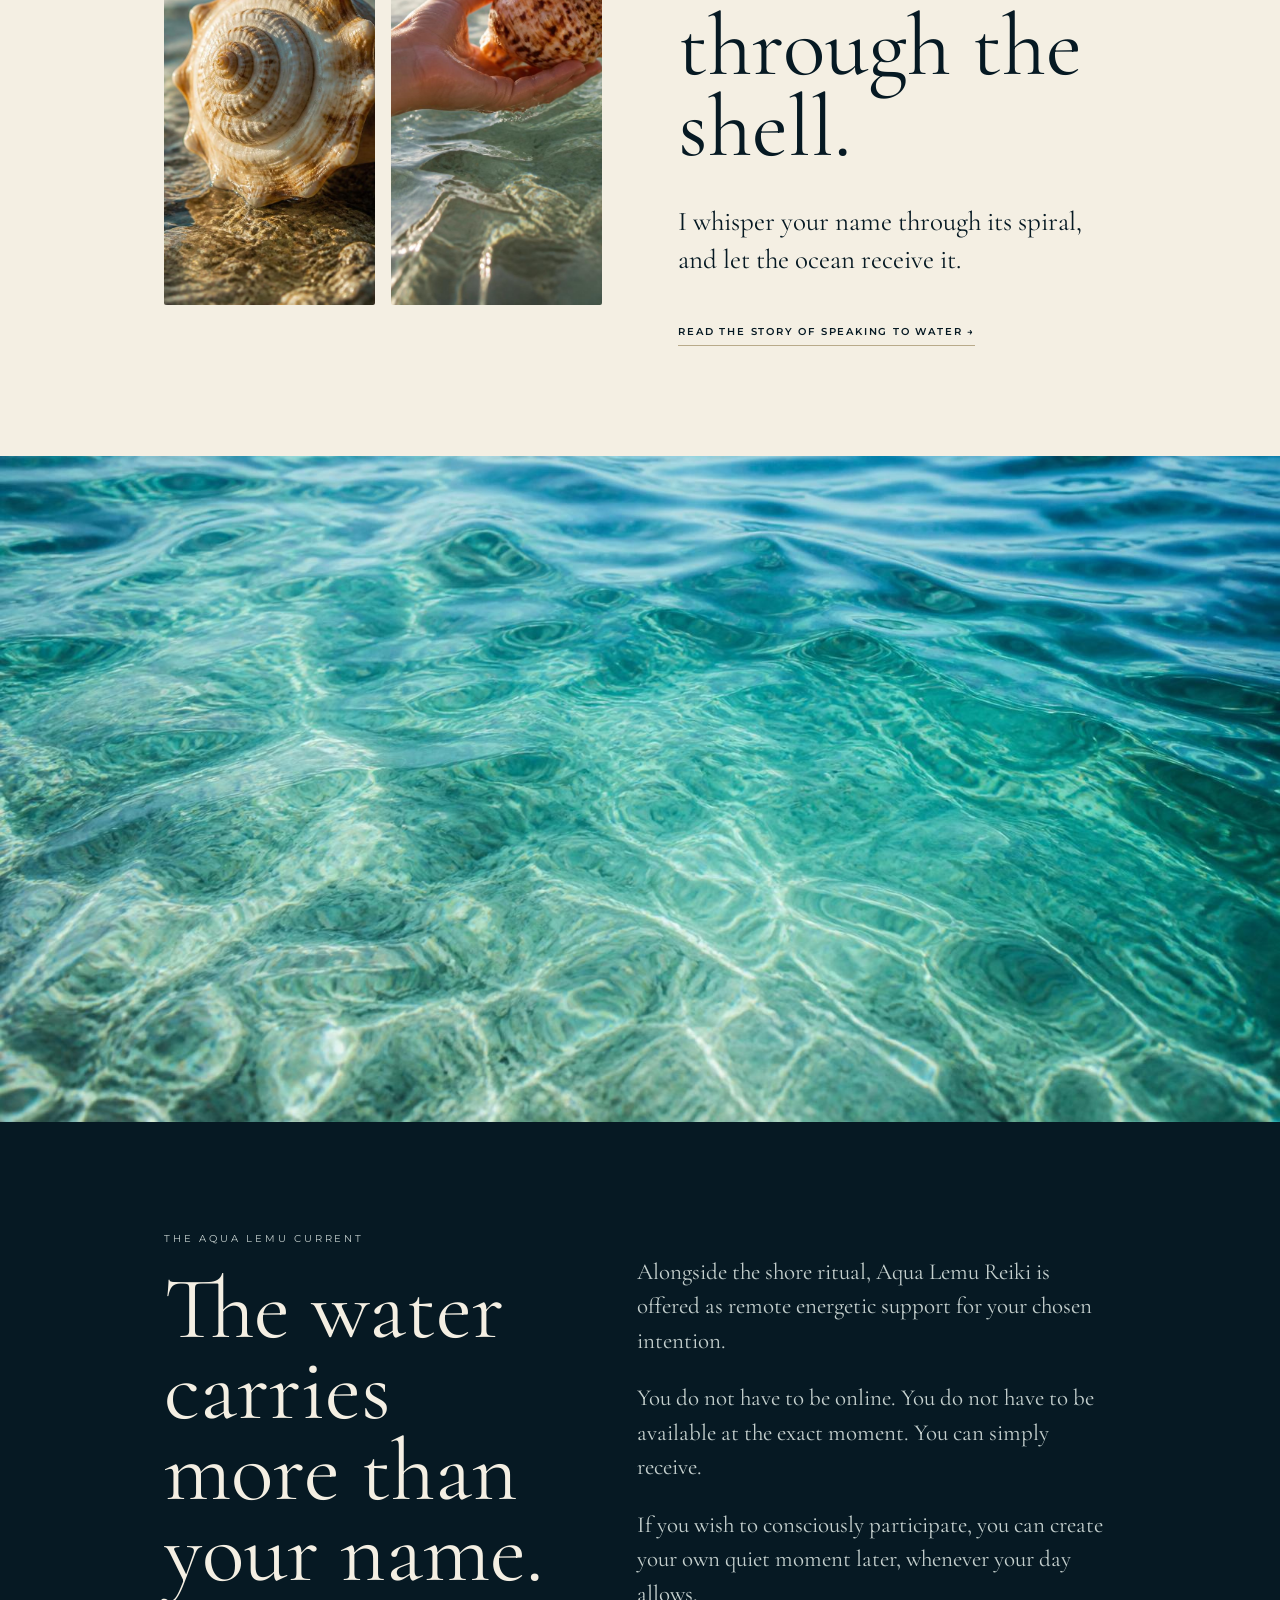
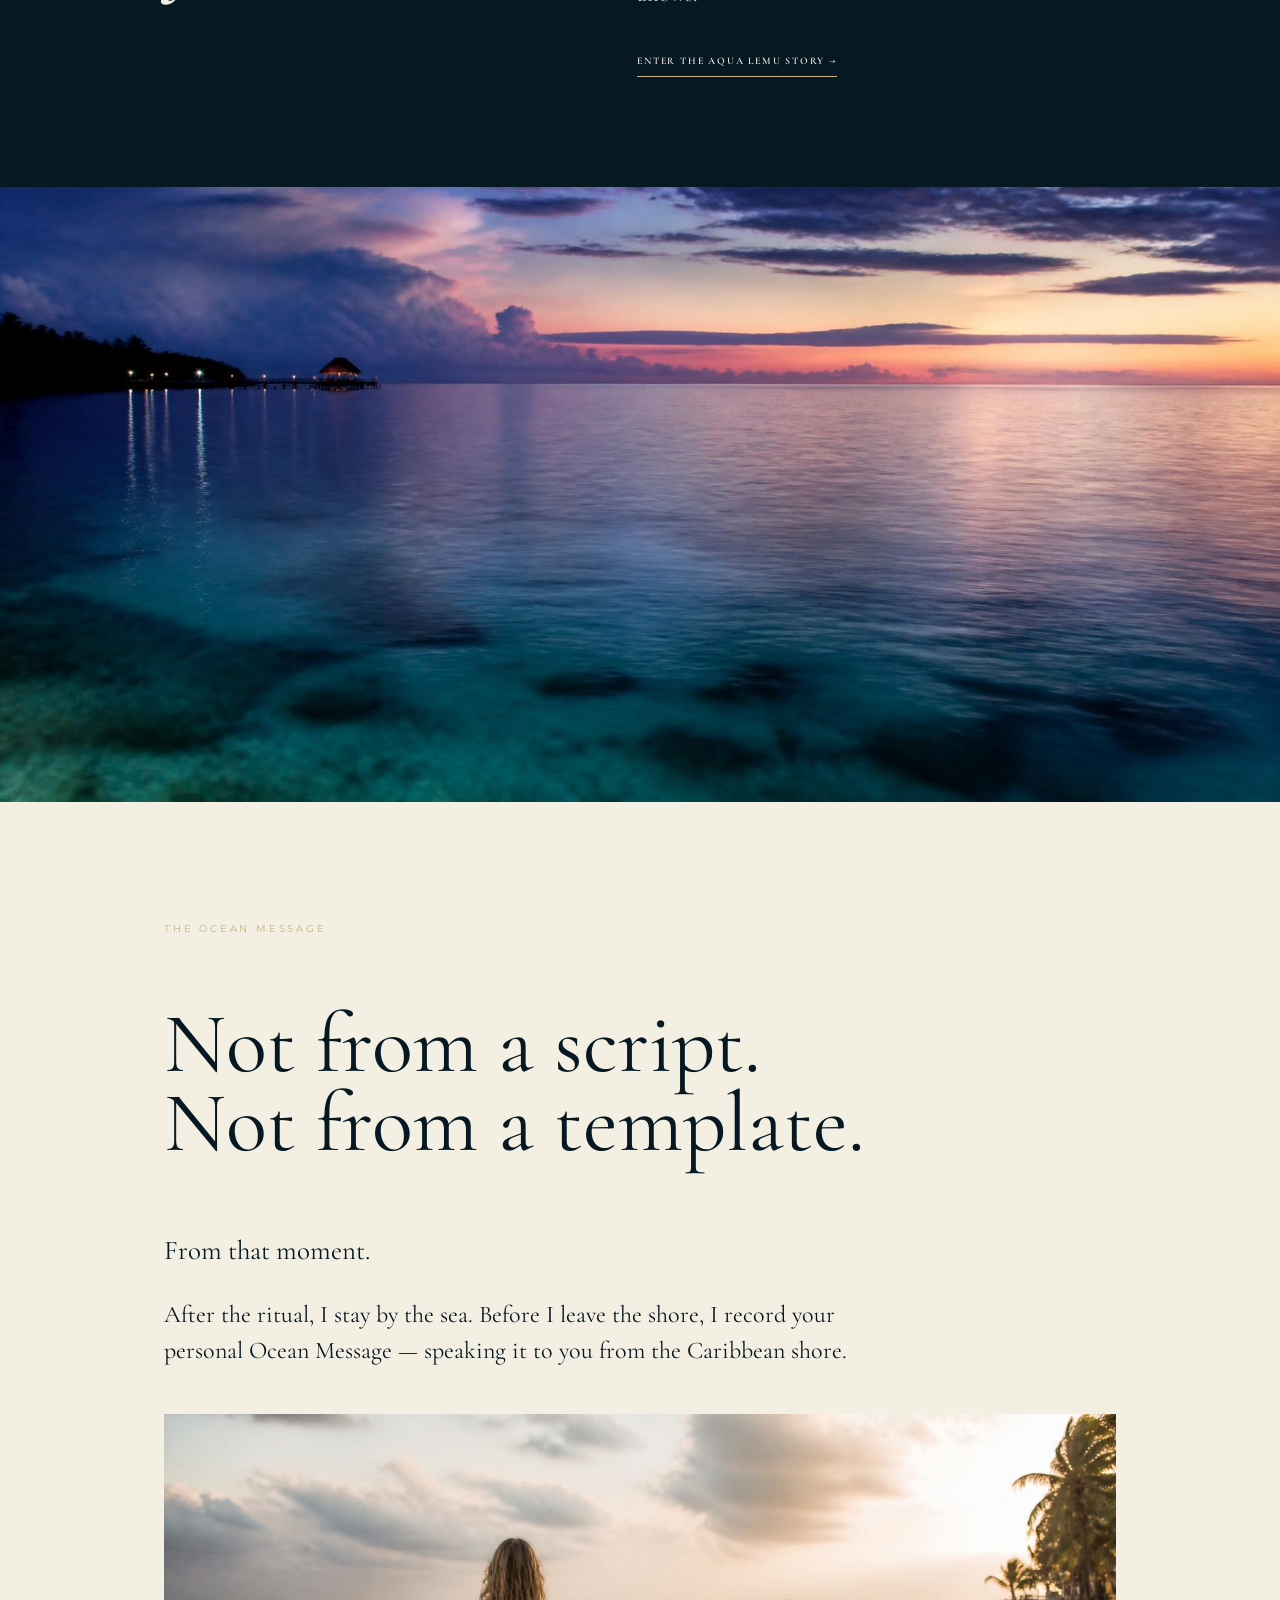
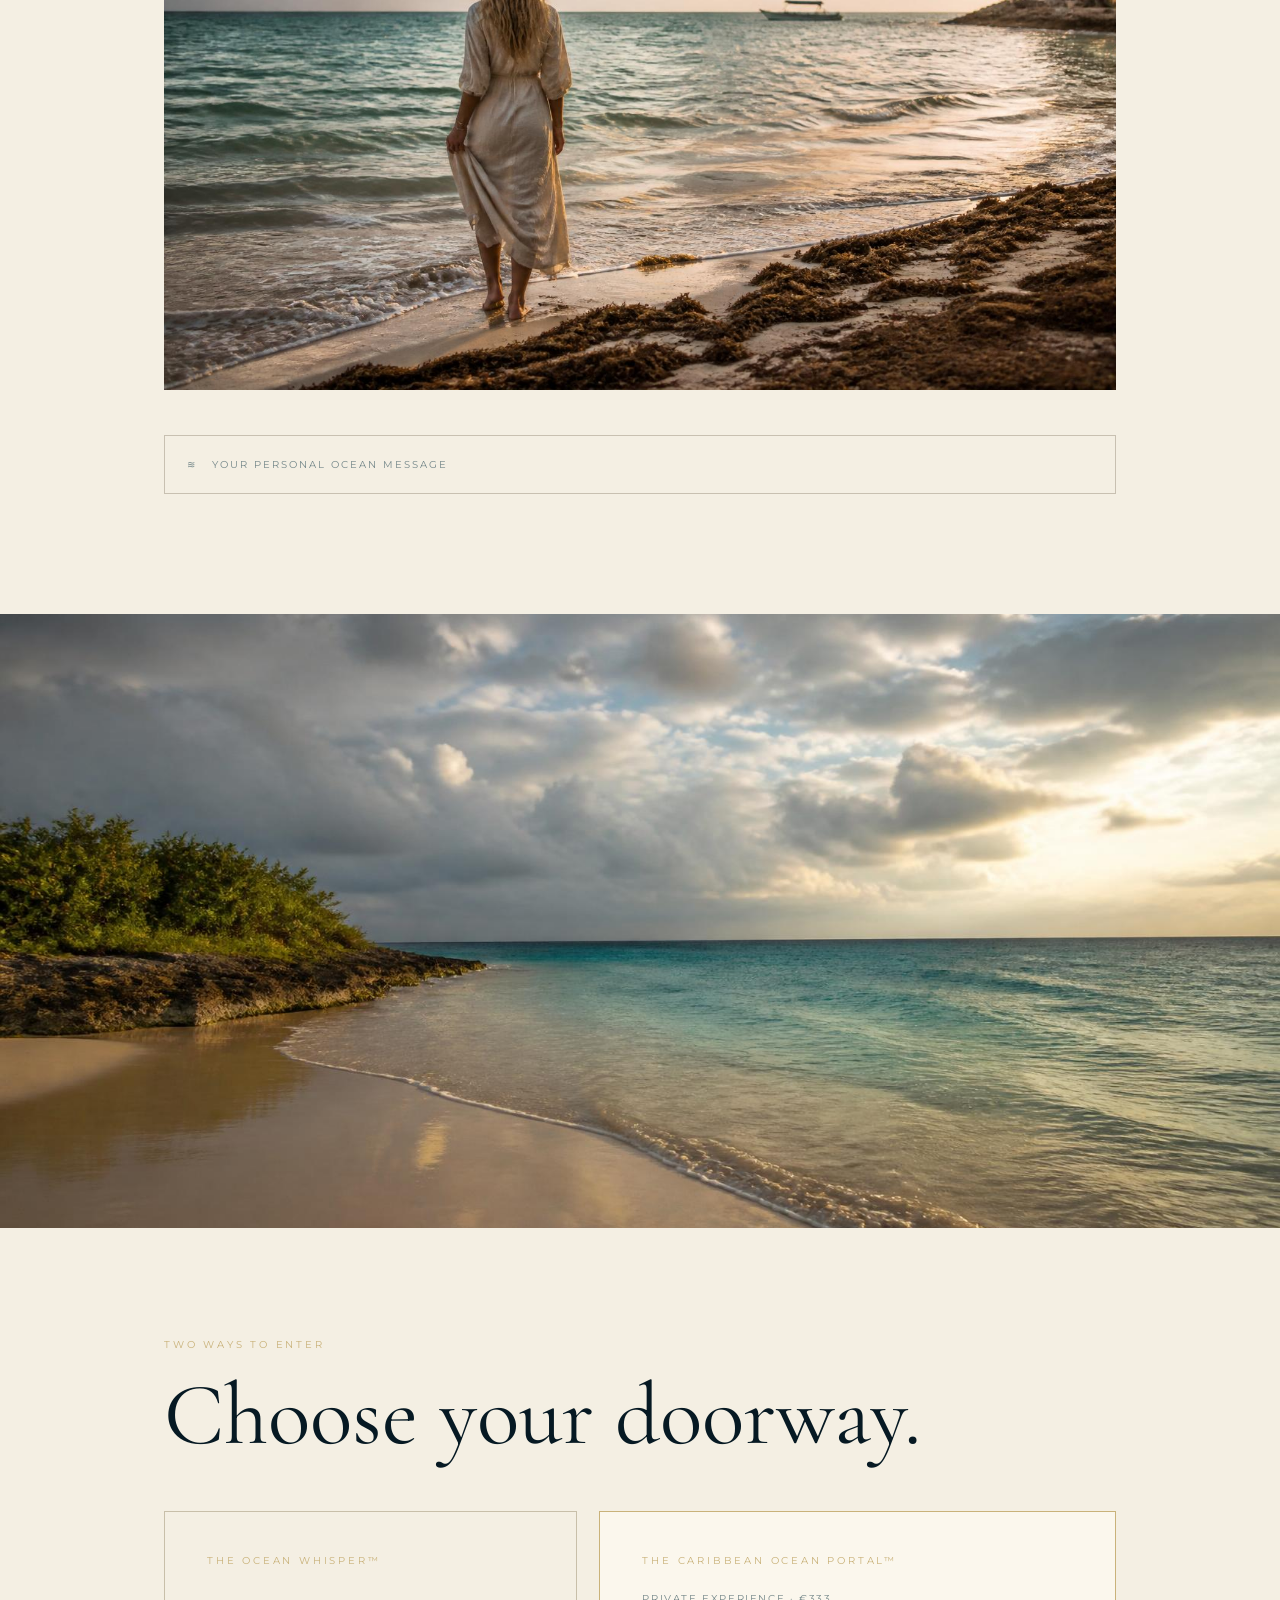
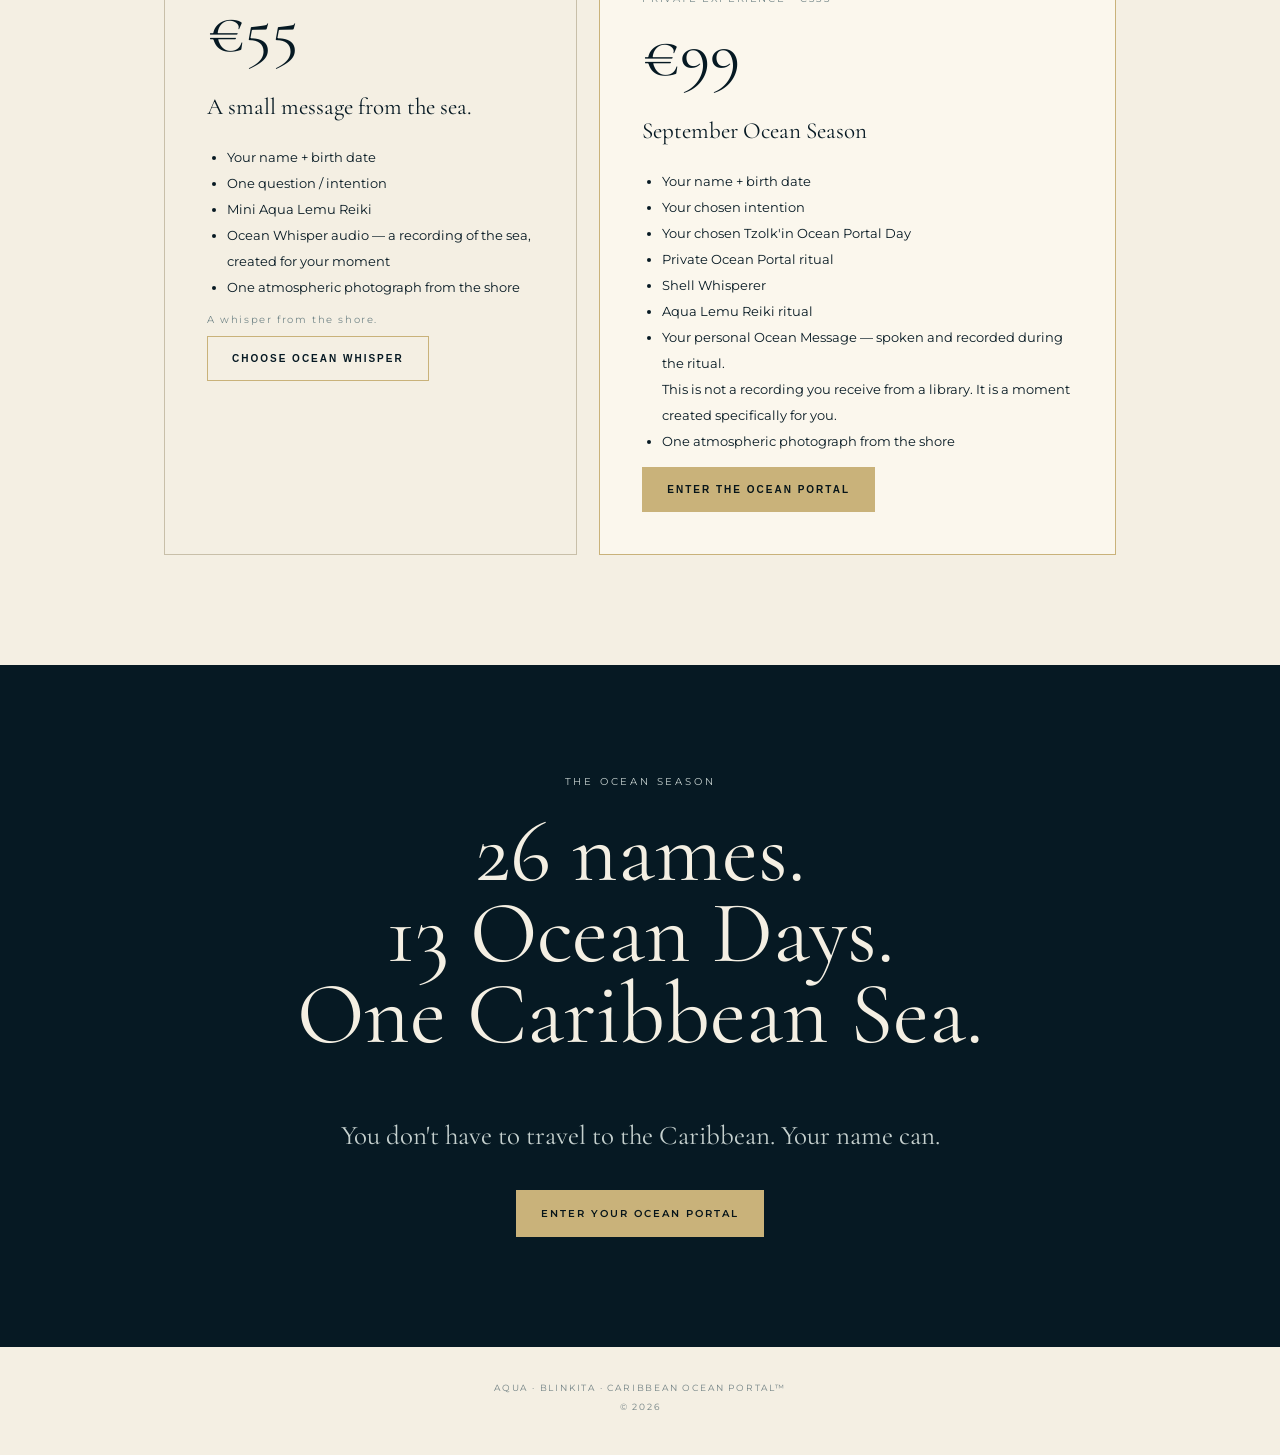
<file: index-before-price-fix.html>
﻿<!doctype html>

<html lang="en">
<head>
<meta charset="utf-8">
<meta name="viewport" content="width=device-width,initial-scale=1">

<title>Caribbean Ocean Portal™ — AQUA · BLINKITA</title>

<meta
name="description"
content="A private Caribbean Ocean Portal experience from the Caribbean shore."

>

<link rel="preconnect" href="https://fonts.googleapis.com">
<link rel="preconnect" href="https://fonts.gstatic.com" crossorigin>

<link
  href="https://fonts.googleapis.com/css2?family=Cormorant+Garamond:wght@400;500;600&family=Montserrat:wght@400;500;600&display=swap"
  rel="stylesheet"
>

<link rel="stylesheet" href="style.css">
</head>

<body>

<div class="noise"></div>

<!-- =========================================================
     4-SCREEN PORTAL THRESHOLD
========================================================= -->

<div
  id="threshold"
  class="threshold"
  aria-hidden="false"
>

  <div class="threshold-water"></div>

  <div class="threshold-top">


<span data-i18n="thresholdTop">
  AQUA · BLINKITA
</span>


  </div>

  <!-- LANGUAGE TOGGLE -->

<button
id="thresholdLangToggle"
class="threshold-lang-toggle"
type="button"
aria-label="Switch language"

>


SI


  </button>

  <!-- PROGRESS -->

  <div class="threshold-progress">
    <i></i>
  </div>

  <!-- THRESHOLD STAGE -->

  <main class="threshold-stage">


<!-- SCREEN 1 -->

<section
  class="threshold-slide active"
  data-slide="0"
>

  <p
    class="threshold-kicker"
    data-i18n="threshold1Kicker"
  >
    SOMEWHERE IN THE CARIBBEAN
  </p>

  <h1 data-i18n="threshold1Title">
    THE OCEAN<br>
    <em>IS WAITING.</em>
  </h1>

  <p data-i18n="threshold1Text">
    Not for a traveler.<br>
    For a name.
  </p>

  <button
    class="threshold-next"
    type="button"
  >
    <span data-i18n="threshold1Button">
      BEGIN THE JOURNEY
    </span>

    <span aria-hidden="true">→</span>
  </button>

</section>


<!-- SCREEN 2 -->

<section
  class="threshold-slide"
  data-slide="1"
>

  <p
    class="threshold-kicker"
    data-i18n="threshold2Kicker"
  >
    THE FIRST KEY
  </p>

  <h1 data-i18n="threshold2Title">
    YOUR<br>
    <em>NAME.</em>
  </h1>

  <p data-i18n="threshold2Text">
    Something as simple as a name<br>
    can become a message carried to water.
  </p>

  <label class="threshold-name">

    <span data-i18n="thresholdNameLabel">
      YOUR NAME
    </span>

    <input
      id="thresholdName"
      type="text"
      autocomplete="name"
      placeholder="Enter your name"
      data-i18n-placeholder="thresholdNamePlaceholder"
    >

  </label>

  <button
    class="threshold-next"
    type="button"
  >

    <span data-i18n="threshold2Button">
      CARRY IT TO THE SEA
    </span>

    <span aria-hidden="true">→</span>

  </button>

</section>


<!-- SCREEN 3 -->

<section
  class="threshold-slide"
  data-slide="2"
>

  <p
    class="threshold-kicker"
    data-i18n="threshold3Kicker"
  >
    THE SECOND KEY
  </p>

  <h1 data-i18n="threshold3Title">
    A SHELL.<br>
    <em>A BREATH.</em>
  </h1>

  <p data-i18n="threshold3Text">
    I whisper your name through the spiral,<br>
    then let the Caribbean receive it.
  </p>

  <div
    class="threshold-shell"
    aria-hidden="true"
  >
    ←
  </div>

  <button
    class="threshold-next"
    type="button"
  >

    <span data-i18n="threshold3Button">
      OPEN THE WATER
    </span>

    <span aria-hidden="true">→</span>

  </button>

</section>


<!-- SCREEN 4 -->

<section
  class="threshold-slide"
  data-slide="3"
>

  <p
    class="threshold-kicker"
    data-i18n="threshold4Kicker"
  >
    THE THRESHOLD
  </p>

  <h1 data-i18n="threshold4Title">
    WHAT HAPPENS<br>
    WHEN A NAME<br>
    <em>ENTERS THE OCEAN?</em>
  </h1>

  <p data-i18n="threshold4Text">
    The ritual begins in the Caribbean.<br>
    The water has no borders.
  </p>

  <button
    id="enterPortal"
    class="threshold-enter"
    type="button"
  >

    <span data-i18n="threshold4Button">
      ENTER THE CARIBBEAN OCEAN PORTAL™
    </span>

  </button>

</section>


  </main>

  <!-- BACK -->

<button
id="thresholdBack"
class="threshold-back"
type="button"

>


<span data-i18n="thresholdBack">
  ← BACK
</span>


  </button>

  <!-- SKIP INTRO -->

  <div
    class="threshold-skip"
    style="
      position:absolute;
      left:0;
      right:0;
      bottom:24px;
      z-index:9999;
      pointer-events:auto;
      text-align:center;
    "
  >


<button
  id="skipThreshold"
  type="button"
  data-action="skip-intro"
  style="
    position:relative;
    z-index:10000;
    pointer-events:auto;
    cursor:pointer;
  "
>

  <span data-i18n="thresholdSkip">
    SKIP INTRO
  </span>

</button>


  </div>

</div>

<!-- =========================================================
     HERO
========================================================= -->

<header class="hero" id="home">

  <div class="hero-image">


<img
  src="public/images/0-final-atmospheric1.jpg"
  alt="Caribbean ocean shoreline"
>


  </div>

  <nav>


<div class="brand">
  AQUA <span>·</span> BLINKITA
</div>

<div class="nav-actions">

  <a
    href="#intention"
    data-i18n="navChoose"
  >
    CHOOSE YOUR INTENTION
  </a>

  <button
    id="langToggle"
    class="lang-toggle"
    type="button"
    aria-label="Switch language"
  >
    SI
  </button>

</div>


  </nav>

  <div class="hero-inner">


<p
  class="eyebrow"
  data-i18n="heroEyebrow"
>
  A PRIVATE CARIBBEAN EXPERIENCE · SEPTEMBER 2026
</p>

<p
  class="micro-intro"
  data-i18n="heroMicro"
>
  YOUR NAME. &nbsp; YOUR INTENTION. &nbsp; THE CARIBBEAN SEA.
</p>

<h1 data-i18n="heroTitle">
  SOMEWHERE IN THE CARIBBEAN,
  <br>
  <em>THE OCEAN IS WAITING FOR YOUR NAME.</em>
</h1>

<p
  class="hero-sub"
  data-i18n="heroSub"
>
  You don't have to travel to the Caribbean.
  <br>
  <strong>Your name can.</strong>
</p>

<a
  class="button"
  href="#intention"
  data-i18n="heroButton"
>
  BEGIN YOUR OCEAN PORTAL
</a>


  </div>

  <div class="wave">⌁</div>

</header>

<!-- =========================================================
     CHOOSE INTENTION
========================================================= -->

<div class="section-image full-image">

<img
src="public/images/1-caribbeanshorline.jpg"
alt="Caribbean shoreline"

>

</div>

<section
  id="intention"
  class="choice section-dark"
>

  <div class="section-narrow">


<p
  class="eyebrow"
  data-i18n="intentionEyebrow"
>
  CHOOSE YOUR INTENTION
</p>

<h2 data-i18n="intentionTitle">
  What are you ready to bring to the water?
</h2>

<p
  class="lead"
  data-i18n="intentionLead"
>
  Choose what you want to place into the ocean moment.
</p>

<div
  class="intent-grid"
  id="intentGrid"
></div>

<div
  id="intentionConfirmation"
  class="intention-confirmation"
  hidden
></div>


  </div>

</section>

<!-- =========================================================
     OCEAN PORTAL DAYS
========================================================= -->

<div class="section-image full-image">

<img
src="public/images/2-caribbeanshorline.jpg"
alt="Caribbean shoreline"

>

</div>

<section
  id="portals"
  class="portals section-narrow"
>

  <p
    class="eyebrow"
    data-i18n="portalEyebrow"
  >
    SEPTEMBER 2026
  </p>

  <h2 data-i18n="portalTitle">
    13 OCEAN PORTALS.
  </h2>

  <p
    class="lead"
    data-i18n="portalLead"
  >
    Each day carries a different Tzolk'in energy.
    Choose the day that calls you.
  </p>

  <div class="capacity-note">


<strong data-i18n="capacityStrong">
  Only 2 private places
</strong>

<span data-i18n="capacityText">
  are available for each Ocean Portal Day.
</span>


  </div>

  <div
    id="portalGrid"
    class="portal-grid"
  ></div>

</section>

<!-- =========================================================
     HOW IT WORKS
========================================================= -->

<section class="experience section-dark">

  <div class="section-narrow">


<p
  class="eyebrow"
  data-i18n="howEyebrow"
>
  HOW THE PORTAL WORKS
</p>

<h2 data-i18n="howTitle">
  You stay where you are.
  I go to the Caribbean.
</h2>

<p
  class="lead"
  data-i18n="howLead"
>
  Your name, intention and question become part of a
  private moment beside the Caribbean Sea.
</p>

<div class="steps">

  <div>
    <span>01</span>

    <h3 data-i18n="step1Title">
      YOU CHOOSE
    </h3>

    <p data-i18n="step1Text">
      Your intention and the Ocean Portal Day that calls you.
    </p>
  </div>


  <div>
    <span>02</span>

    <h3 data-i18n="step2Title">
      I CARRY
    </h3>

    <p data-i18n="step2Text">
      Your name, intention and question to the Caribbean shore.
    </p>
  </div>


  <div>
    <span>03</span>

    <h3 data-i18n="step3Title">
      THE PORTAL OPENS
    </h3>

    <p data-i18n="step3Text">
      The shore ritual, Shell Messenger and Aqua Lemu Reiki
      become part of the moment.
    </p>
  </div>


  <div>
    <span>04</span>

    <h3 data-i18n="step4Title">
      THE MESSAGE RETURNS
    </h3>

    <p data-i18n="step4Text">
      I record your personal Ocean Message from the Caribbean shore.
    </p>
  </div>

</div>


  </div>

</section>

<!-- CINEMATIC TRANSITION -->

<div class="section-image cinematic-image">

<img
src="public/images/5-caribbean-shoreline.jpg"
alt="Caribbean shoreline"

>

</div>

<!-- =========================================================
     SHELL
========================================================= -->

<section class="shell section-narrow">

  <div class="shell-gallery">


<img
  src="public/images/3-shell-messenger.jpg"
  alt="Shell Messenger by the Caribbean sea"
>

<img
  src="public/images/4-hand-shell-water.jpg"
  alt="Shell held beside Caribbean water"
>


  </div>

  <div>


<p
  class="eyebrow"
  data-i18n="shellEyebrow"
>
  THE SHELL MESSENGER
</p>

<h2 data-i18n="shellTitle">
  Your name enters the water through the shell.
</h2>

<p
  class="lead"
  data-i18n="shellLead"
>
  I whisper your name through its spiral,
  and let the ocean receive it.
</p>

<a
  href="water.html"
  class="story-link"
  data-i18n="readWater"
>
  READ THE STORY OF SPEAKING TO WATER →
</a>


  </div>

</section>

<!-- WATER CLOSE-UP -->

<div class="section-image cinematic-image">

<img
src="public/images/6-water-close-up.jpg"
alt="Caribbean water close-up"

>

</div>

<!-- =========================================================
     AQUA LEMU
========================================================= -->



<section class="aqua-lemu section-dark">

  <div class="section-narrow aqua-layout">


<div>

  <p
    class="eyebrow"
    data-i18n="aquaEyebrow"
  >
    THE AQUA LEMU CURRENT
  </p>

  <h2 data-i18n="aquaTitle">
    The water carries more than your name.
  </h2>

</div>

<div class="prose">

  <p data-i18n="aquaText1">
    Alongside the shore ritual, Aqua Lemu Reiki is offered
    as remote energetic support for your chosen intention.
  </p>

  <p data-i18n="aquaText2">
    You do not have to be online. You do not have to be
    available at the exact moment. You can simply receive.
  </p>

  <p data-i18n="aquaText3">
    If you wish to consciously participate, you can create
    your own quiet moment later, whenever your day allows.
  </p>

  <a
    href="aqua-lemu.html"
    class="story-link light"
    data-i18n="readAqua"
  >
    ENTER THE AQUA LEMU STORY →
  </a>

</div>


  </div>

</section>

<!-- =========================================================
     MESSAGE
========================================================= -->

<!-- AQUA LEMU IMAGE -->

<div class="section-image full-image">

<img
src="public/images/7-aqua-lemu.jpg"
alt="Aqua Lemu by the Caribbean sea"
>

</div>
<section class="message section-narrow">

  <p
    class="eyebrow"
    data-i18n="messageEyebrow"
  >
    THE OCEAN MESSAGE
  </p>

  <h2 data-i18n="messageTitle">
    Not from a script.
    <br>
    Not from a template.
  </h2>

  <p
    class="lead"
    data-i18n="messageLead"
  >
    From that moment.
  </p>

  <p
    class="message-text"
    data-i18n="messageText"
  >
    After the ritual, I stay by the sea. Before I leave the shore,
    I record your personal Ocean Message — speaking it to you
    from the Caribbean shore.
  </p>

  <div class="message-image">


<img
  src="public/images/8-ocean-message.jpg"
  alt="Caribbean ocean message"
>


  </div>

  <div class="audio-placeholder">


≋ &nbsp;

<span data-i18n="audioLabel">
  YOUR PERSONAL OCEAN MESSAGE
</span>


  </div>

</section>

<!-- =========================================================
     OFFERS
========================================================= -->

<div class="section-image full-image">

<img
src="public/images/9-september-season.jpg"
alt="September Caribbean ocean season"

>

</div>

<section class="offers section-narrow">

  <p
    class="eyebrow"
    data-i18n="offersEyebrow"
  >
    TWO WAYS TO ENTER
  </p>

  <h2 data-i18n="offersTitle">
    Choose your doorway.
  </h2>

  <div class="offer-grid">


<!-- WHISPER -->

<article class="offer whisper">

  <p
    class="eyebrow"
    data-i18n="whisperEyebrow"
  >
    THE OCEAN WHISPER™
  </p>

  <h3>€55</h3>

  <p
    class="tag"
    data-i18n="whisperTag"
  >
    A small message from the sea.
  </p>

  <ul>

    <li data-i18n="whisper1">
      Your name + birth date
    </li>

    <li data-i18n="whisper2">
      One question / intention
    </li>

    <li data-i18n="whisper3">
      Mini Aqua Lemu Reiki
    </li>

    <li data-i18n="whisper4">
      Ocean Whisper audio
    </li>

    <li data-i18n="whisper5">
      One photograph from the shore
    </li>

  </ul>

  <p
    class="muted"
    data-i18n="whisperMuted"
  >
    A whisper from the shore.
  </p>

  <button
    class="button secondary"
    data-offer="whisper"
    type="button"
    data-i18n="whisperButton"
  >
    CHOOSE OCEAN WHISPER
  </button>

</article>


<!-- PORTAL -->

<article class="offer portal">

  <p
    class="eyebrow"
    data-i18n="portalOfferEyebrow"
  >
    THE CARIBBEAN OCEAN PORTAL™
  </p>

  <div
    class="regular"
    data-i18n="portalOfferRegular"
  >
    PRIVATE EXPERIENCE · €333
  </div>

  <h3>€99</h3>

  <p
    class="tag"
    data-i18n="portalOfferTag"
  >
    September Ocean Season
  </p>

  <ul>

    <li data-i18n="portal1">
      Your name + birth date
    </li>

    <li data-i18n="portal2">
      Your chosen intention
    </li>

    <li data-i18n="portal3">
      Your chosen Tzolk'in Ocean Portal Day
    </li>

    <li data-i18n="portal4">
      Private Ocean Portal ritual
    </li>

    <li data-i18n="portal5">
      Shell Messenger
    </li>

    <li data-i18n="portal6">
      Aqua Lemu Reiki ritual
    </li>

    <li data-i18n="portal7">
      Personal Ocean Message recorded beside the sea
    </li>

    <li data-i18n="portal8">
      Photograph from the shore
    </li>

  </ul>

  <button
    class="button"
    data-offer="portal"
    type="button"
    data-i18n="portalButton"
  >
    ENTER THE OCEAN PORTAL
  </button>

</article>


  </div>

</section>

<!-- =========================================================
     FINAL
========================================================= -->

<section class="final section-dark">

  <div class="section-narrow">


<p
  class="eyebrow"
  data-i18n="finalEyebrow"
>
  THE OCEAN SEASON
</p>

<h2 data-i18n="finalTitle">
  26 names.
  <br>
  13 Ocean Days.
  <br>
  One Caribbean Sea.
</h2>

<p
  class="lead"
  data-i18n="finalLead"
>
  You don't have to travel to the Caribbean.
  Your name can.
</p>

<a
  class="button"
  href="#intention"
  data-i18n="finalButton"
>
  ENTER YOUR OCEAN PORTAL
</a>


  </div>

</section>

<!-- =========================================================
     BOOKING MODAL
========================================================= -->

<div
  id="modal"
  class="modal"
  aria-hidden="true"
>

  <div class="modal-card">


<button
  class="close"
  id="close"
  type="button"
  aria-label="Close"
>
  ×
</button>

<p
  class="eyebrow"
  data-i18n="entryEyebrow"
>
  YOUR OCEAN ENTRY
</p>

<h2 id="modalTitle">
  Caribbean Ocean Portal™
</h2>

<p id="modalIntro"></p>

<div
  id="selectedPortal"
  class="selected-portal"
  hidden
></div>

<form id="bookingForm">

  <label>

    <span data-i18n="nameLabel">
      Name
    </span>

    <input
      name="name"
      required
    >

  </label>


  <label>

    <span data-i18n="emailLabel">
      Email
    </span>

    <input
      type="email"
      name="email"
      required
    >

  </label>


  <label>

    <span data-i18n="birthLabel">
      Birth date
    </span>

    <input
      type="date"
      name="birthDate"
      required
    >

  </label>


  <label>

    <span data-i18n="intentionLabel">
      Intention
    </span>

    <select
      name="intention"
      id="intentionSelect"
      required
    ></select>

  </label>


  <label id="dayWrap">

    <span data-i18n="dayLabel">
      Ocean Portal Day
    </span>

    <select
      name="oceanDay"
      id="daySelect"
    ></select>

  </label>


  <label>

    <span data-i18n="questionLabel">
      Question / message
    </span>

    <textarea
      name="question"
      rows="4"
    ></textarea>

    <small
      class="question-hint"
      data-i18n="questionHint"
    >
      The more open and precise your question,
      the more space it creates for reflection and listening.
    </small>

  </label>


  <div class="payment-choice">

    <button
      class="button"
      type="submit"
      data-i18n="paypalButton"
    >
      CONTINUE TO PAYPAL
    </button>

    <button
      class="button secondary"
      type="button"
      id="bankButton"
      data-i18n="bankButton"
    >
      RESERVE BY BANK TRANSFER
    </button>

  </div>


  <div
    id="bankDetails"
    class="bank-details"
    hidden
  ></div>


  <p
    class="form-note"
    data-i18n="holdNote"
  >
    Your place is counted only when you confirm your reservation
    by clicking a payment or reservation button.
  </p>

</form>


  </div>

</div>

<!-- =========================================================
     FOOTER
========================================================= -->

<footer>

AQUA · BLINKITA · CARIBBEAN OCEAN PORTAL™

  <br>

<span>© 2026</span>

</footer>

<!-- =========================================================
     SCRIPTS
========================================================= -->

<script src="data/ocean-days.js"></script>

<script src="app.js"></script>

<!-- =========================================================
     THRESHOLD SAFETY HANDLER
========================================================= -->

<script>

(function(){

  function ready(){

    const threshold =
      document.getElementById('threshold');

    const skip =
      document.getElementById('skipThreshold');

    const language =
      document.getElementById('thresholdLangToggle');


    if(skip && threshold){

      skip.onclick = function(){

        threshold.classList.add('leaving');

        threshold.setAttribute(
          'aria-hidden',
          'true'
        );

        document.body.classList.remove(
          'portal-lock'
        );

        setTimeout(function(){

          threshold.style.display =
            'none';

        }, 850);

      };

    }


    if(language){

      language.setAttribute(
        'aria-label',
        'Switch between English and Slovenian'
      );

    }

  }


  if(
    document.readyState === 'loading'
  ){

    document.addEventListener(
      'DOMContentLoaded',
      ready,
      {
        once:true
      }
    );

  }else{

    ready();

  }

})();

</script>

</body>
</html>
</file>
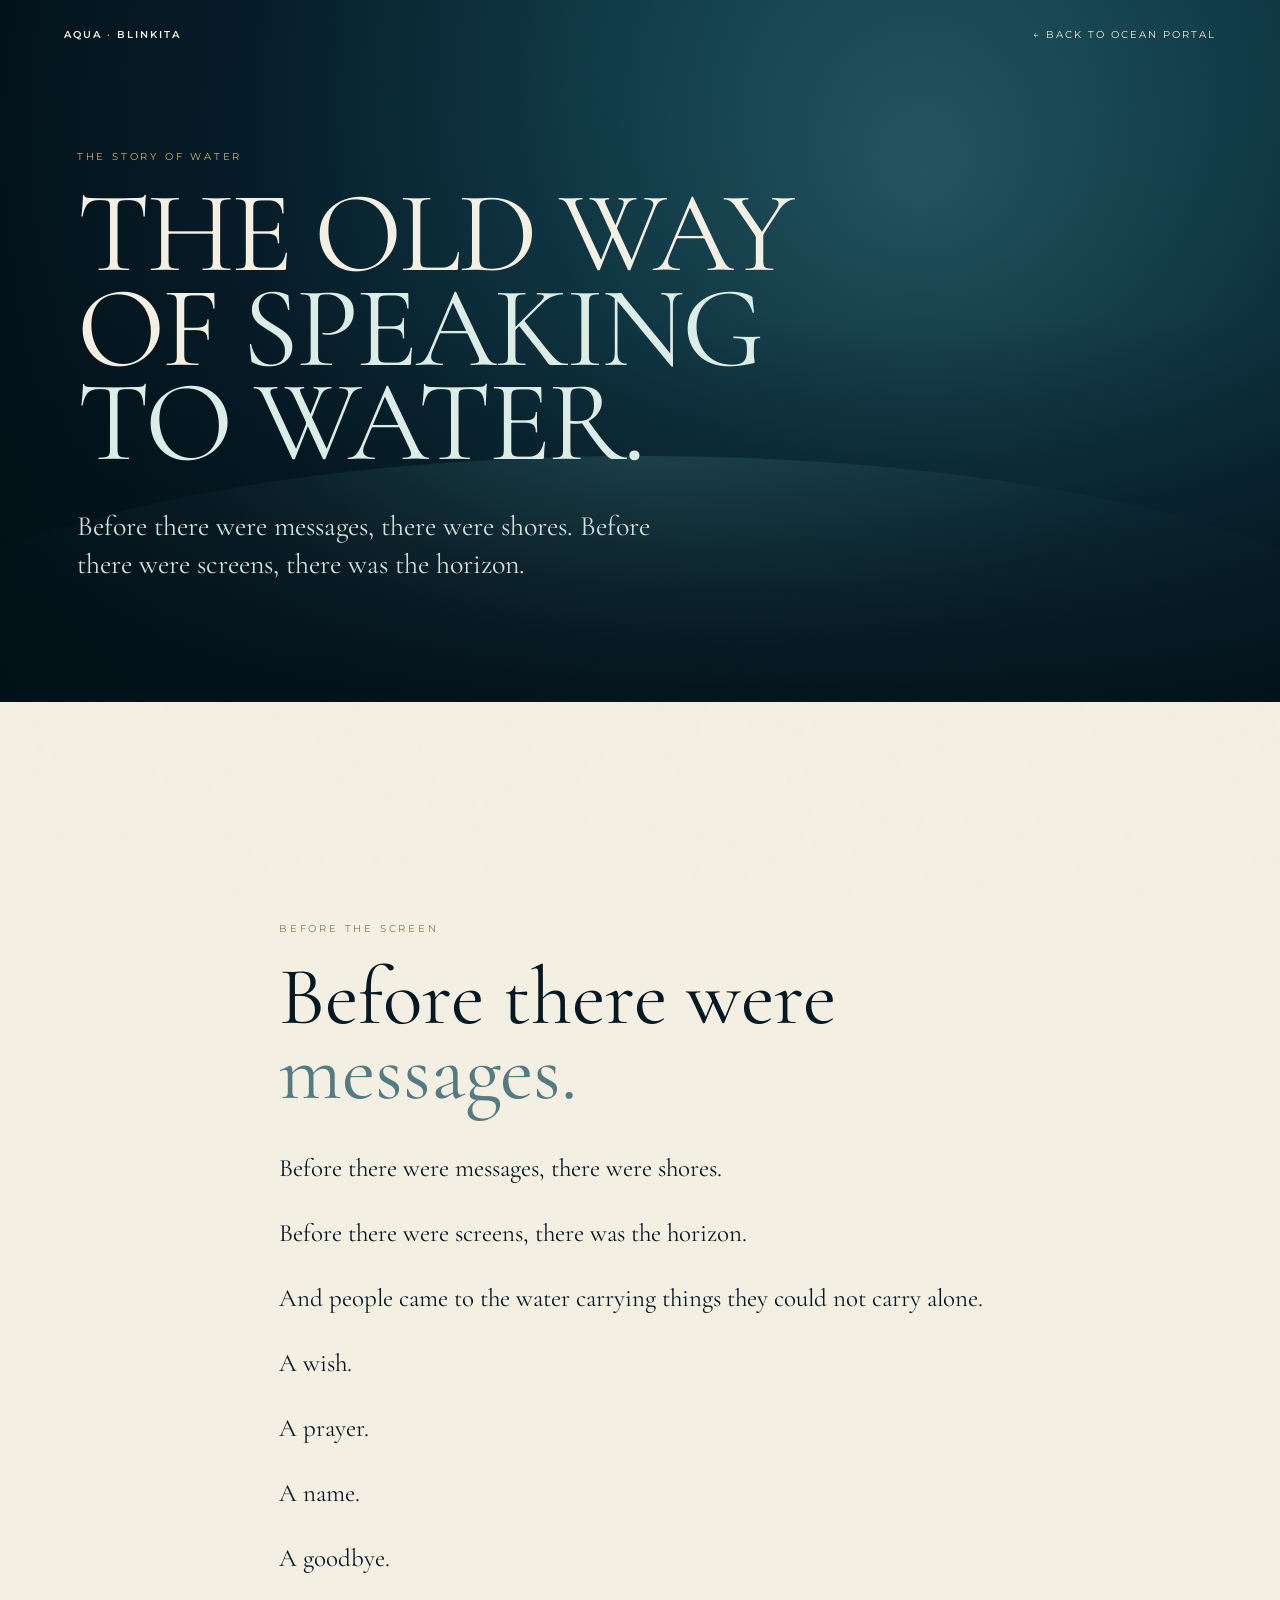
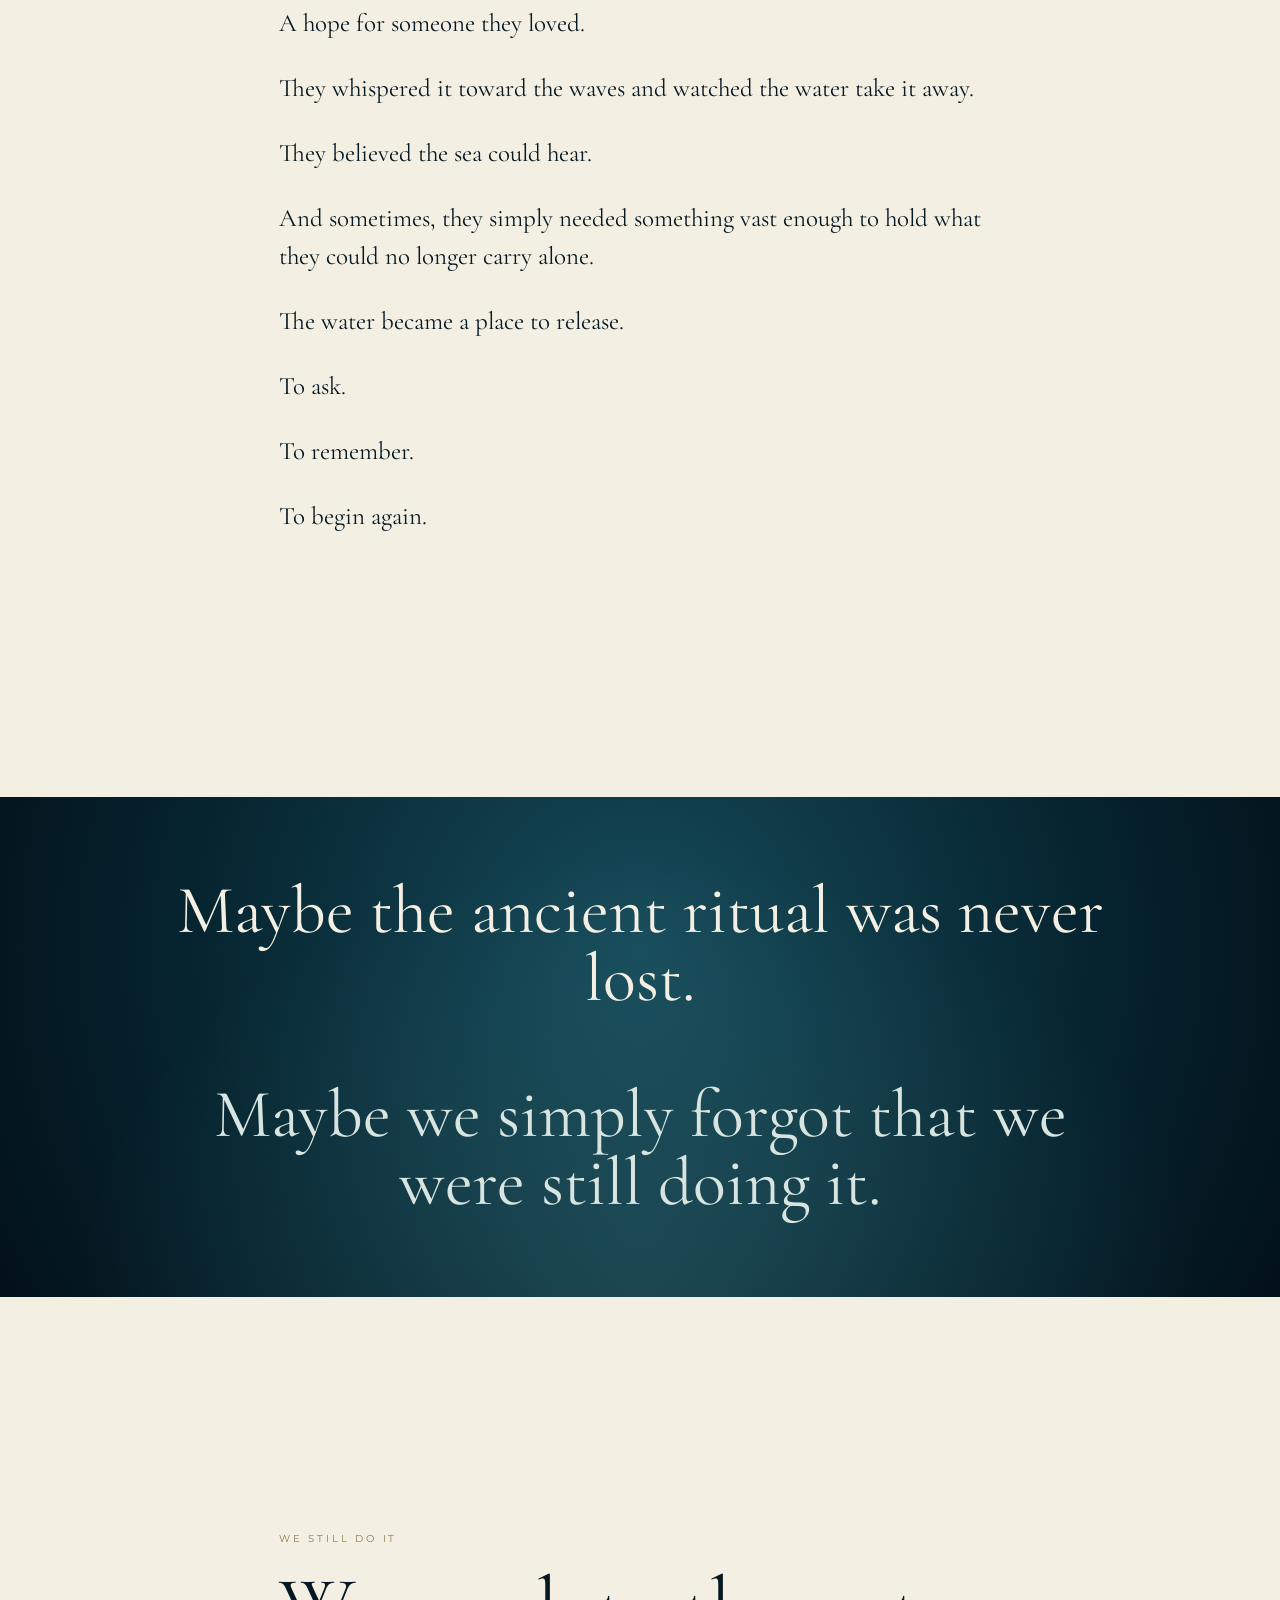
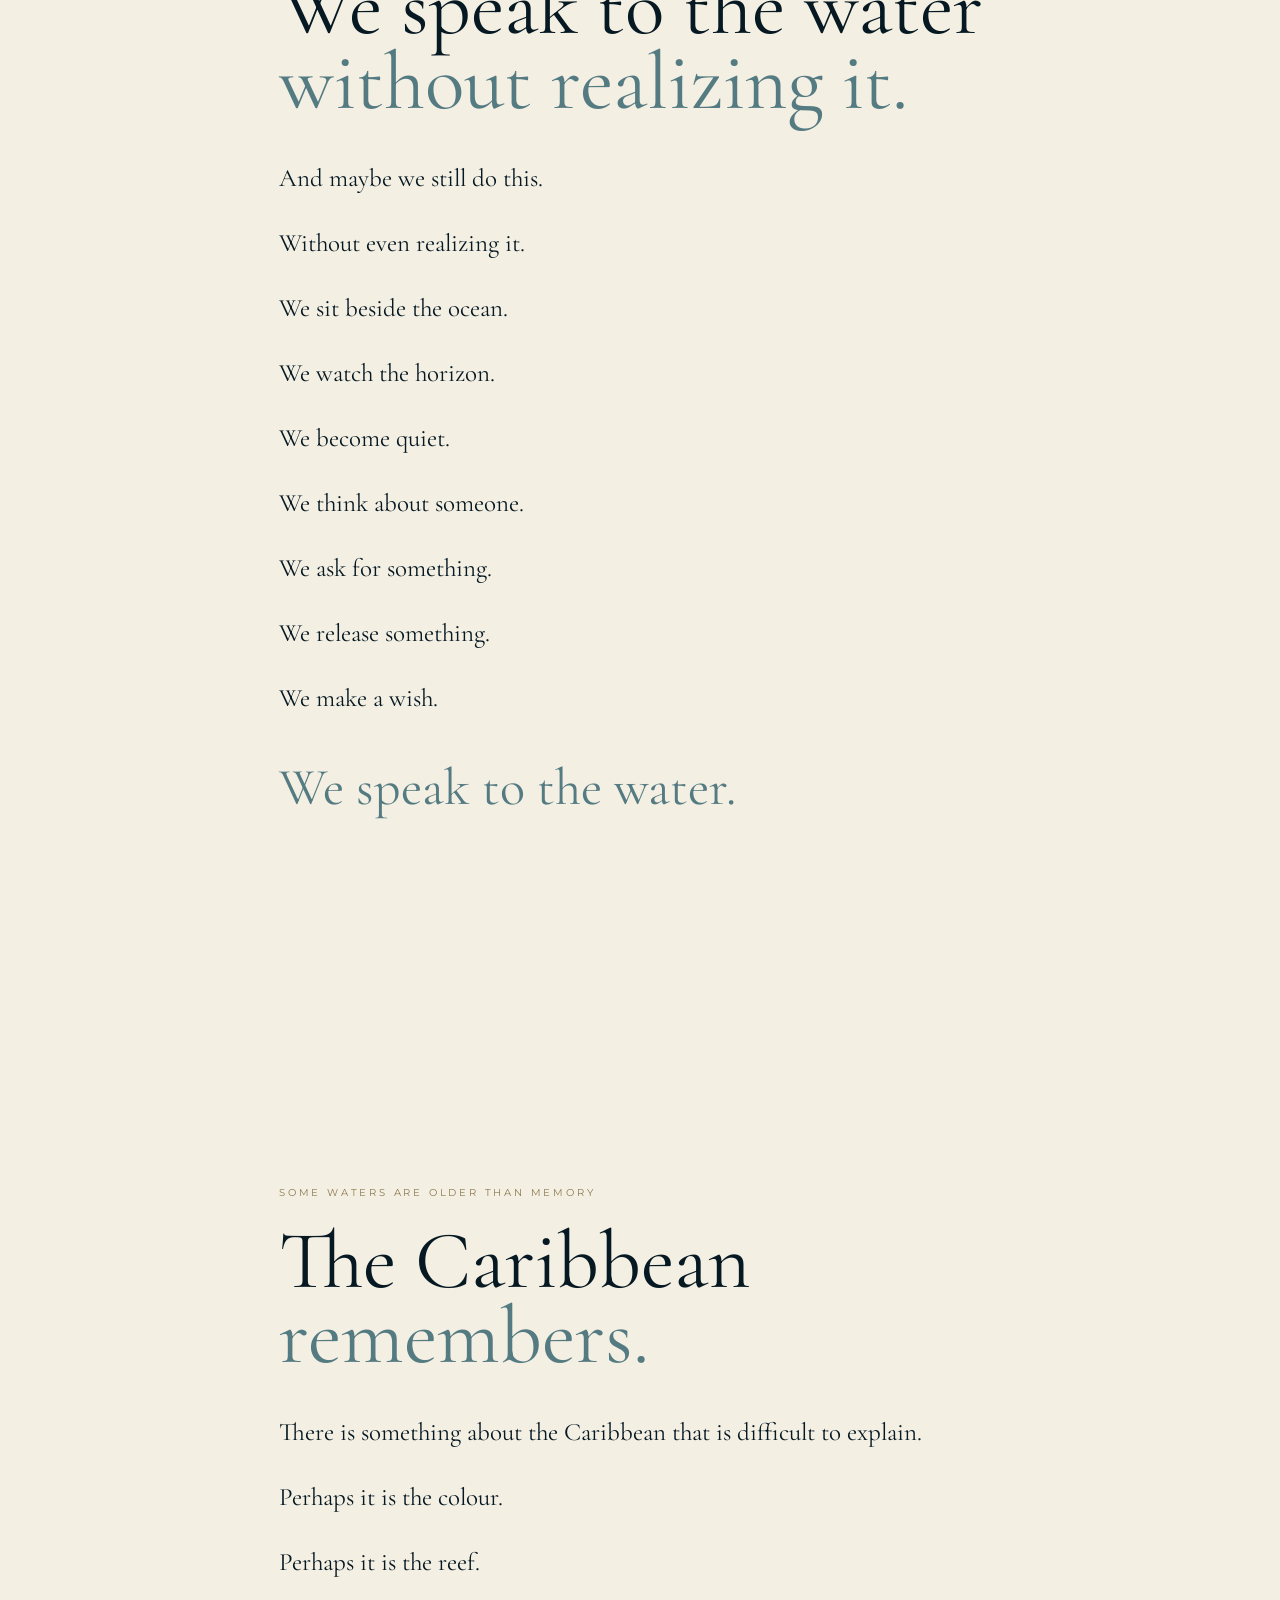
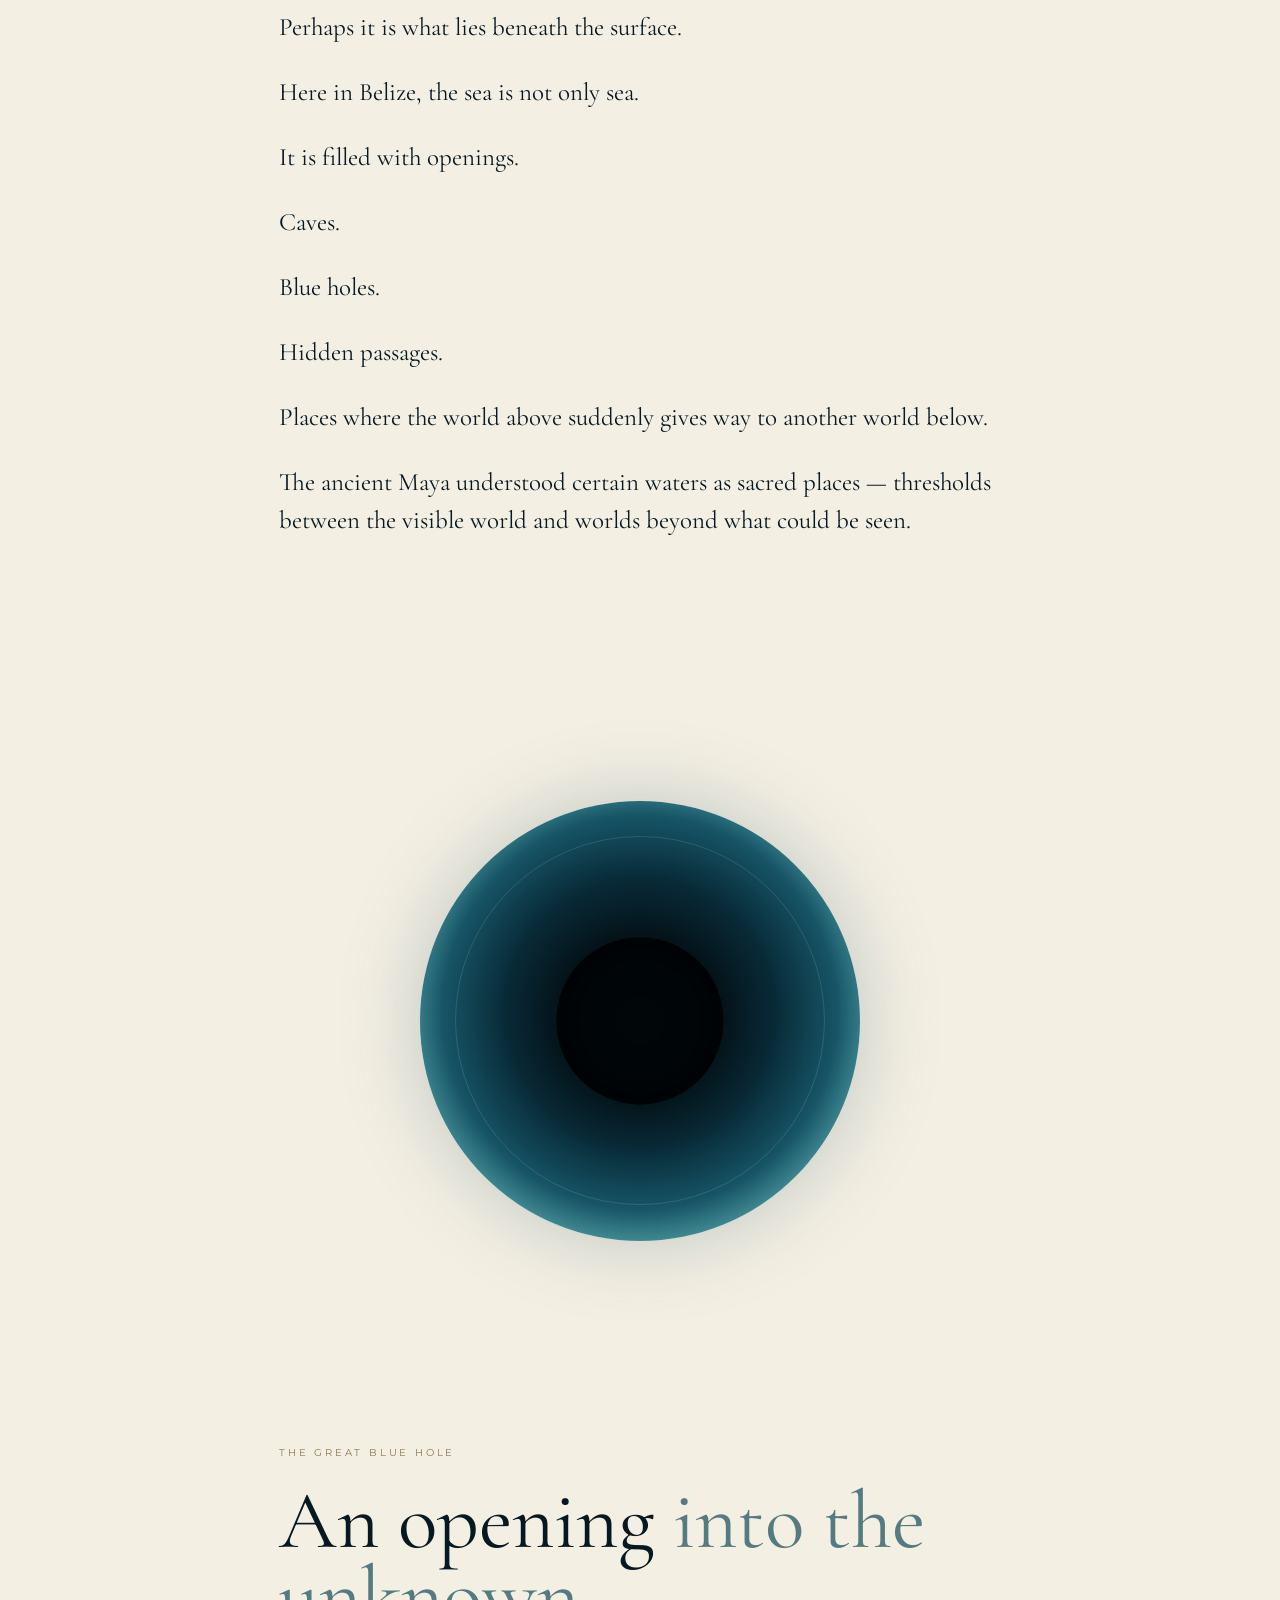
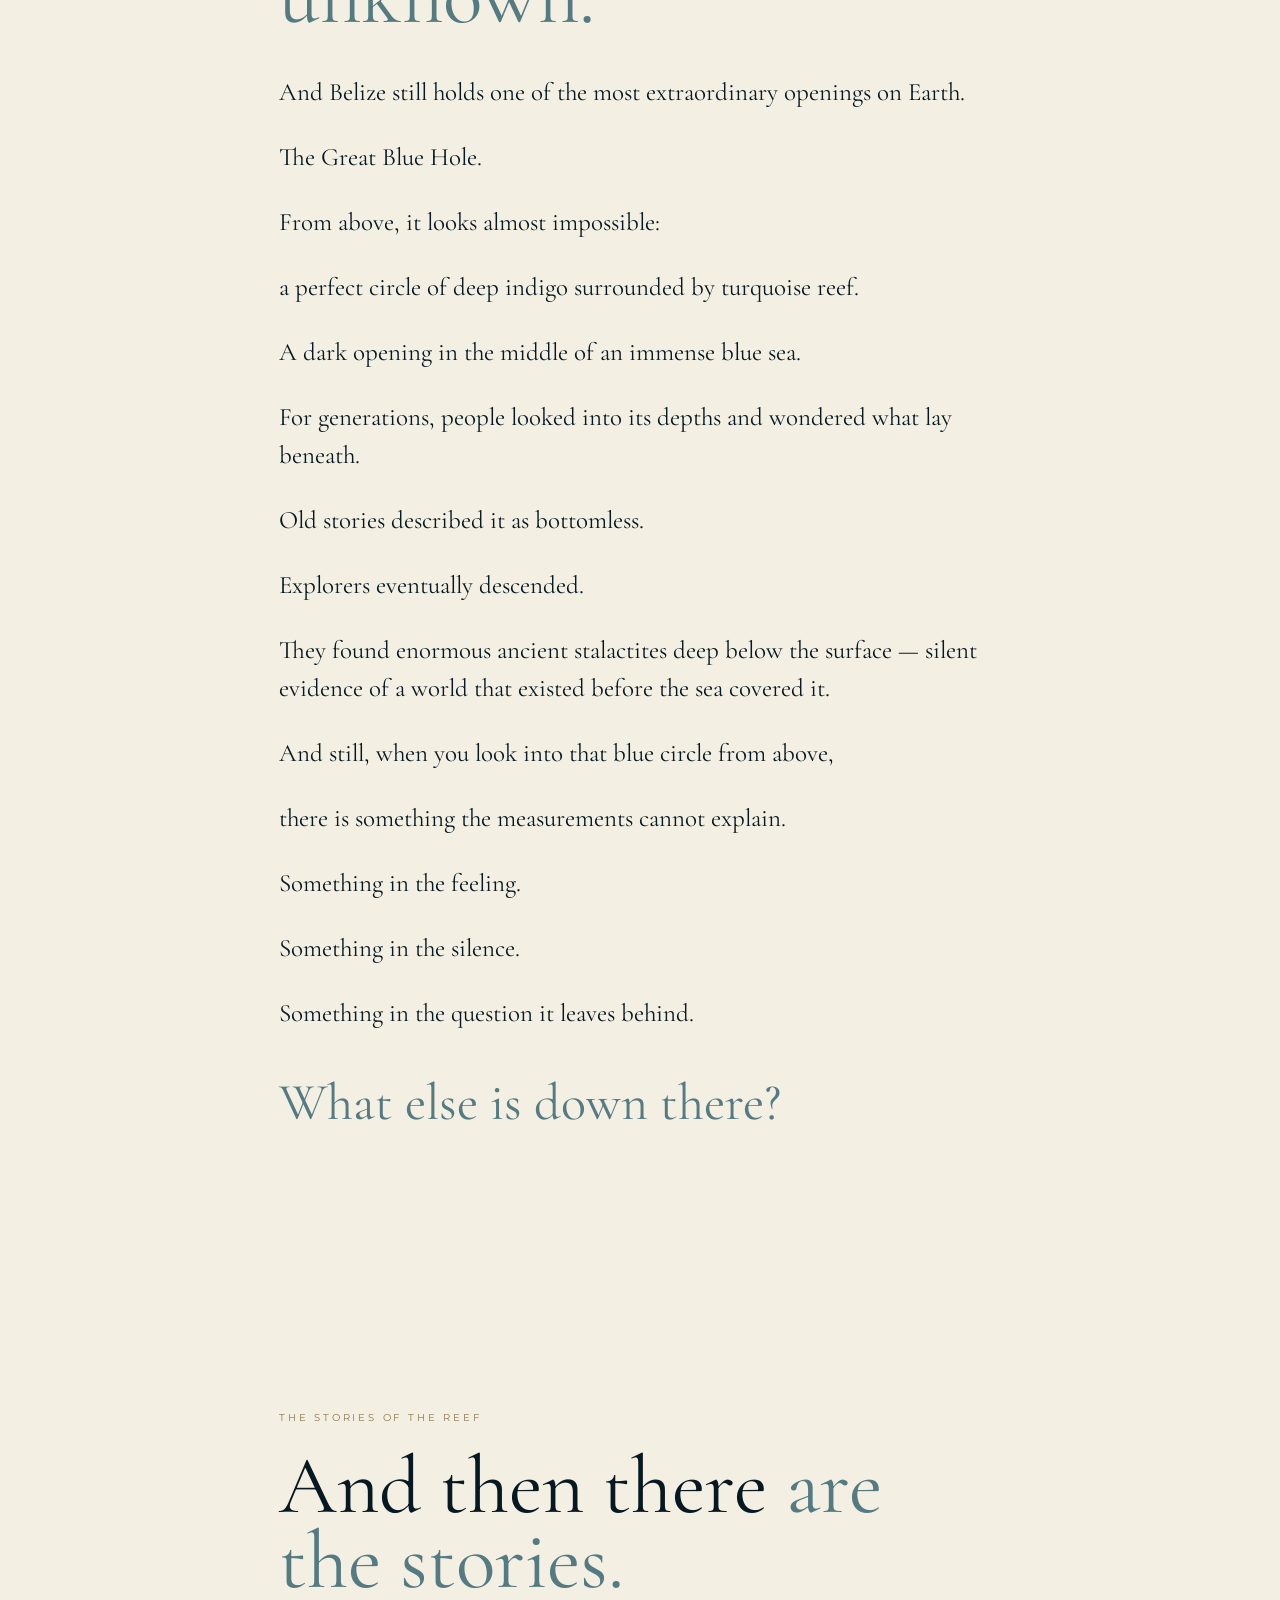
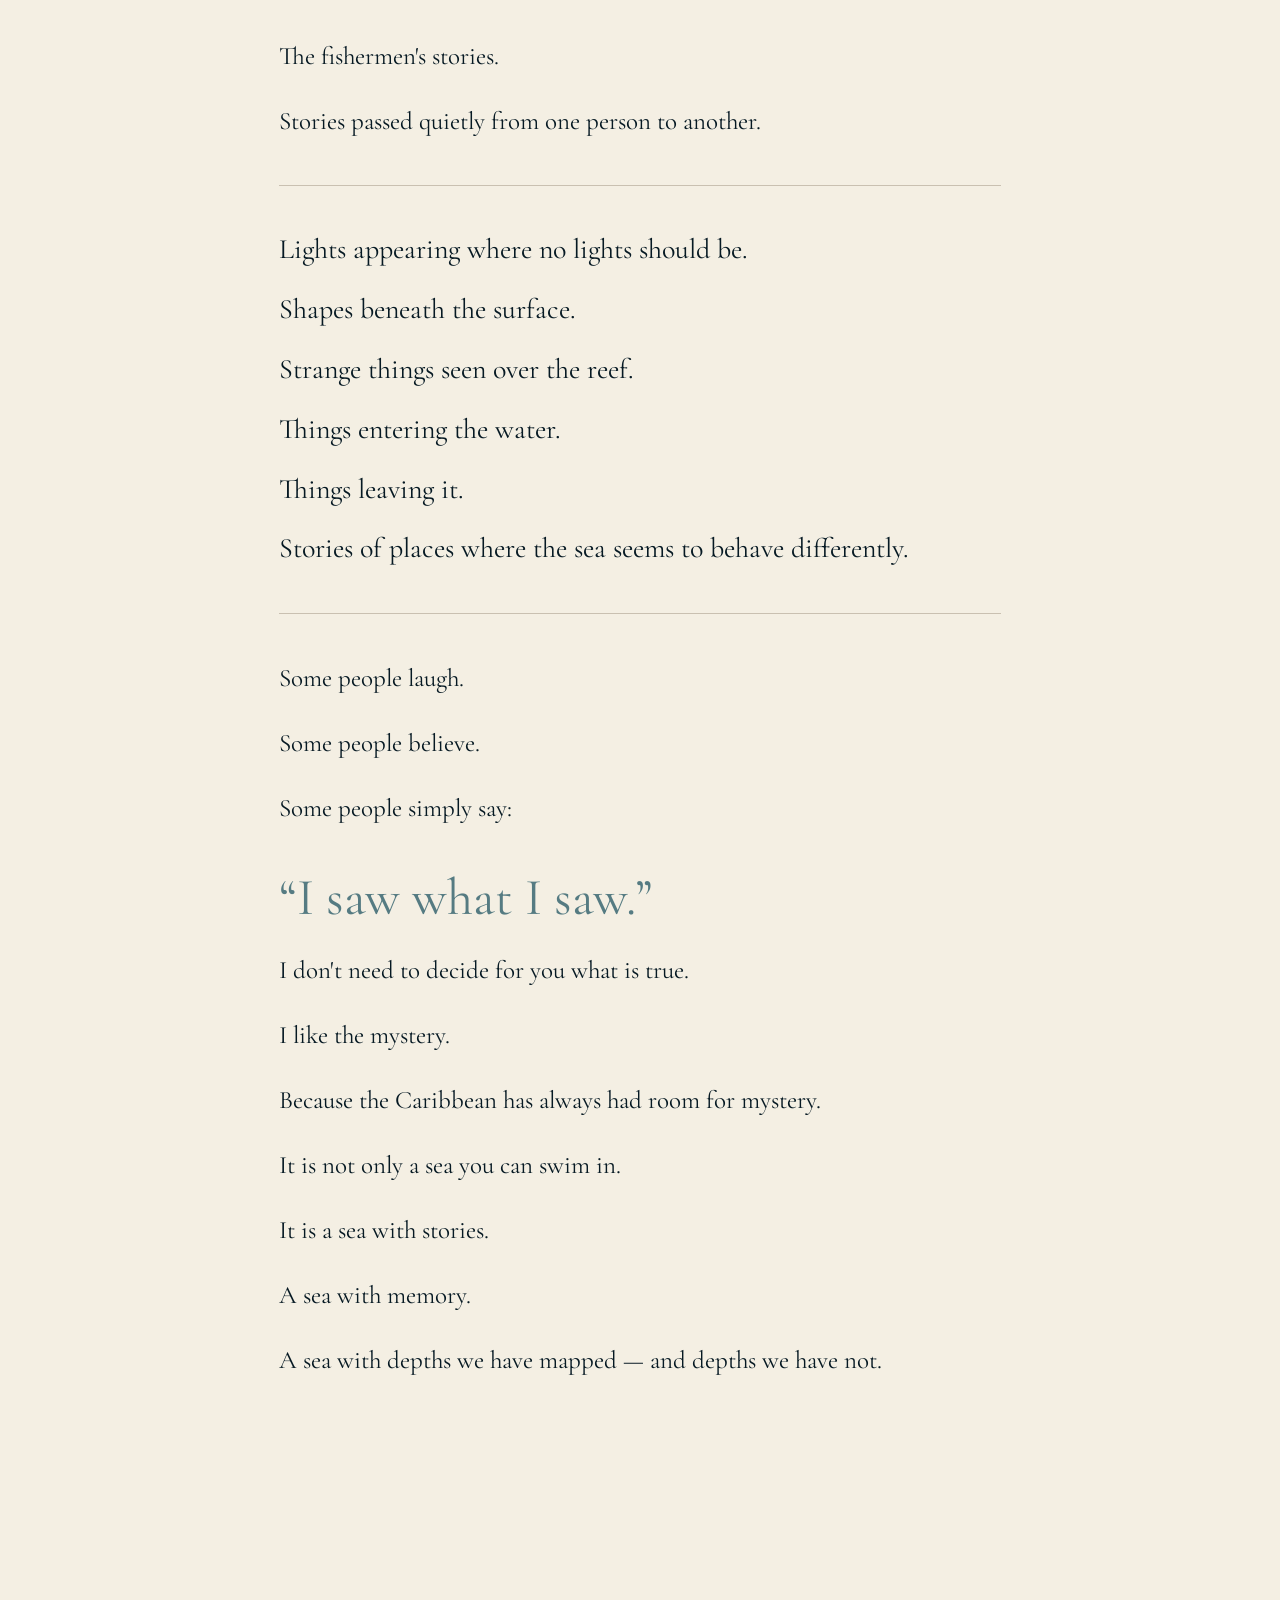
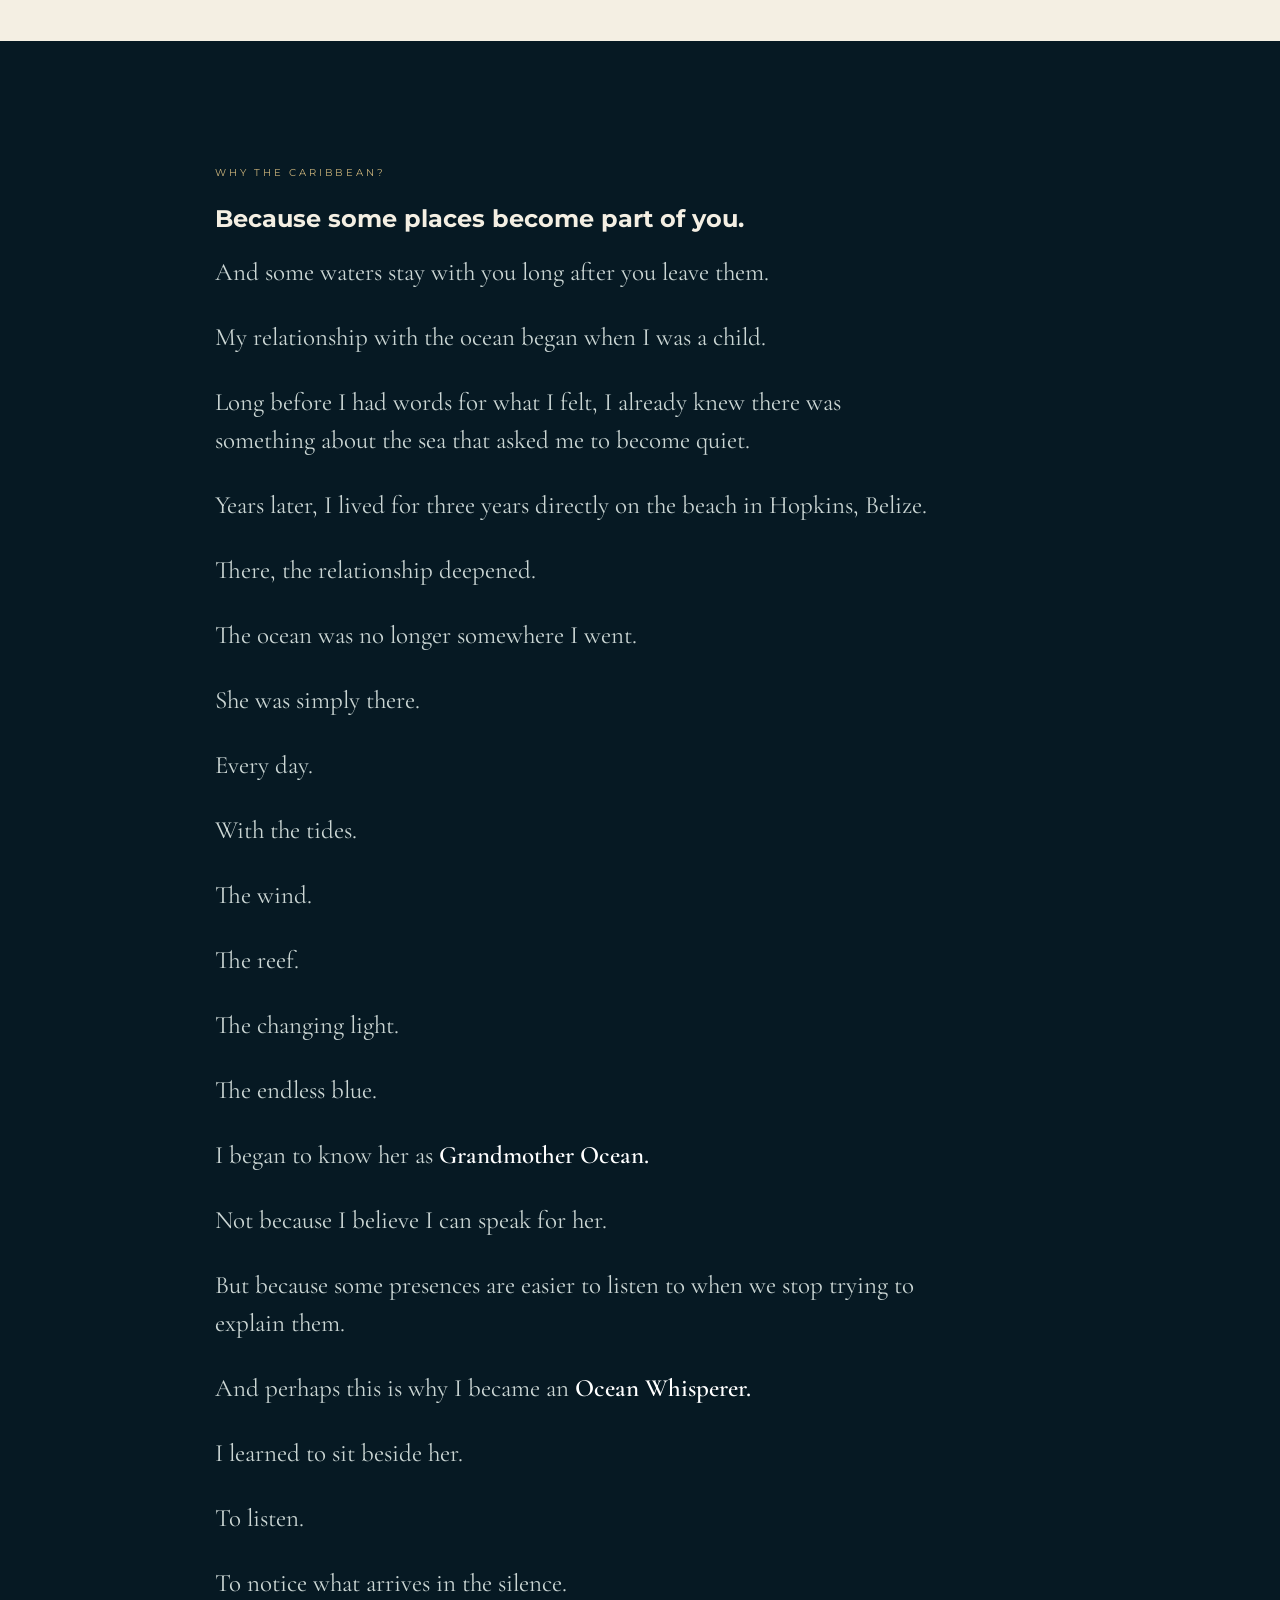
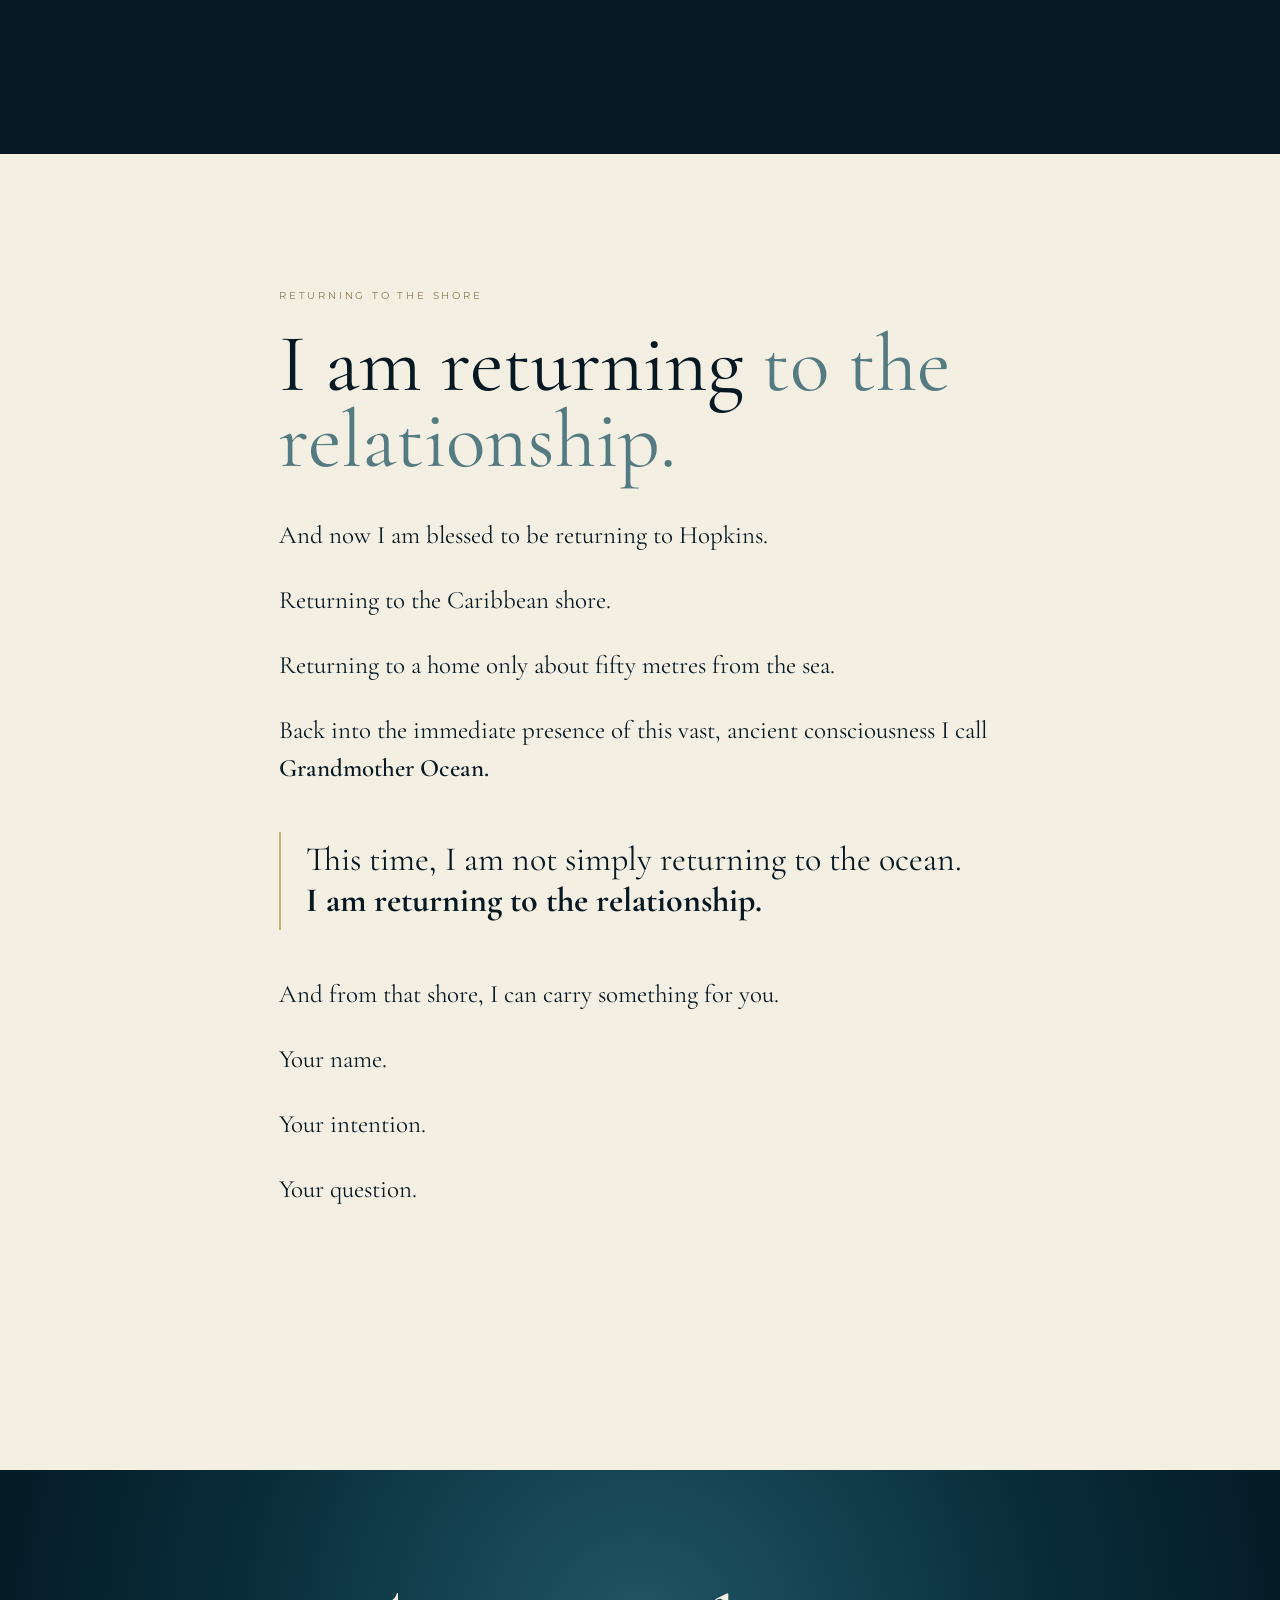
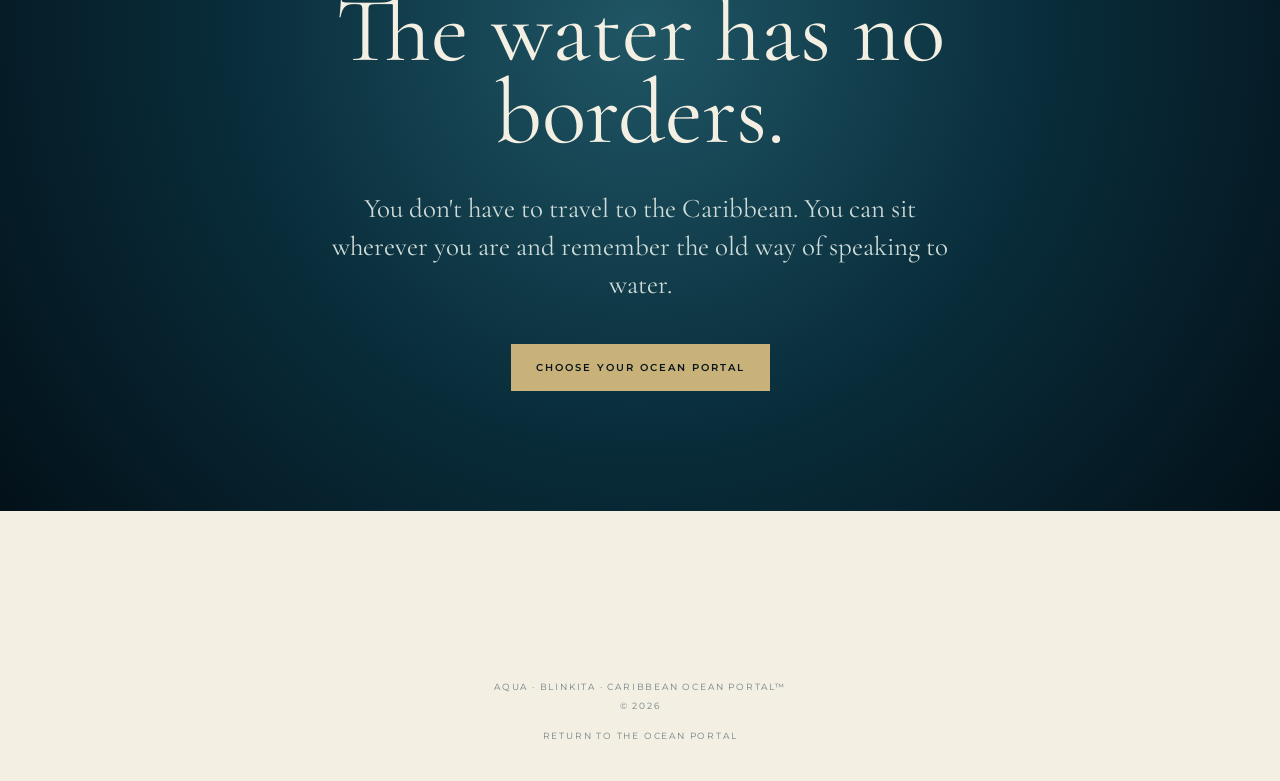
<file: water.html>
<!doctype html>
<html lang="en">
<head>
<meta charset="utf-8">
<meta name="viewport" content="width=device-width,initial-scale=1">

<title>The Old Way of Speaking to Water™ — AQUA · BLINKITA</title>

<meta name="description" content="The old relationship between humans and water, the mysteries of the Caribbean, and the story of Grandmother Ocean.">

<link rel="preconnect" href="https://fonts.googleapis.com">
<link rel="preconnect" href="https://fonts.gstatic.com" crossorigin>

<link href="https://fonts.googleapis.com/css2?family=Cormorant+Garamond:wght@400;500;600&family=Montserrat:wght@400;500;600&display=swap" rel="stylesheet">

<link rel="stylesheet" href="style.css">

<style>

/* =========================================================
   WATER STORY PAGE
========================================================= */

.water-page{
  background:var(--ivory);
  color:var(--navy);
}

/* ---------------------------------------------------------
   STORY HERO
--------------------------------------------------------- */

.story-hero{
  min-height:78vh;
  position:relative;
  display:flex;
  align-items:flex-end;
  overflow:hidden;
  color:var(--ivory);

  background:
    radial-gradient(circle at 72% 25%,#285f6b 0,#123e4c 32%,#061d29 65%,#020e14 100%);
}

.story-hero::after{
  content:"";
  position:absolute;
  inset:0;
  background:
    linear-gradient(
      to bottom,
      rgba(3,17,25,.05),
      rgba(3,17,25,.2) 45%,
      rgba(3,17,25,.9)
    );
  pointer-events:none;
}

.story-hero-water{
  position:absolute;
  left:-10%;
  right:-10%;
  bottom:-25%;
  height:60%;
  border-radius:50% 50% 0 0;
  background:
    radial-gradient(
      ellipse at 50% 0,
      rgba(92,165,168,.42),
      rgba(92,165,168,.08) 42%,
      transparent 72%
    );
  animation:storyWater 9s ease-in-out infinite;
}

.story-hero-content{
  position:relative;
  z-index:2;
  max-width:1050px;
  padding:16vh 6vw 10vh;
}

.story-hero h1{
  font-family:"Cormorant Garamond",serif;
  font-weight:400;
  font-size:clamp(58px,9vw,120px);
  line-height:.82;
  letter-spacing:-.025em;
  margin:0;
  max-width:1000px;
}

.story-hero h1 em{
  font-style:normal;
  color:var(--foam);
}

.story-hero-sub{
  max-width:620px;
  font-family:"Cormorant Garamond",serif;
  font-size:28px;
  line-height:1.35;
  color:#d4dfdc;
  margin-top:38px;
}

/* ---------------------------------------------------------
   BACK NAV
--------------------------------------------------------- */

.story-nav{
  position:absolute;
  z-index:5;
  top:0;
  left:0;
  right:0;
  padding:28px 5vw;
  display:flex;
  justify-content:space-between;
  align-items:center;
  font-size:10px;
  letter-spacing:.2em;
}

.story-nav a{
  color:var(--ivory);
  text-decoration:none;
}

.story-nav .brand{
  font-weight:600;
}

/* ---------------------------------------------------------
   MAIN STORY
--------------------------------------------------------- */

.story-content{
  max-width:850px;
  margin:auto;
  padding:110px 5vw 130px;
}

.story-section{
  margin-bottom:125px;
}

.story-section:last-child{
  margin-bottom:0;
}

.story-kicker{
  font-size:10px;
  letter-spacing:.28em;
  text-transform:uppercase;
  color:#8d7b50;
  margin:0 0 25px;
}

.story-section h2{
  font-family:"Cormorant Garamond",serif;
  font-weight:400;
  font-size:clamp(48px,7vw,82px);
  line-height:.92;
  margin:0 0 38px;
}

.story-section h2 em{
  font-style:normal;
  color:#557b82;
}

.story-text{
  max-width:730px;
  font-family:"Cormorant Garamond",serif;
  font-size:25px;
  line-height:1.52;
}

.story-text p{
  margin:0 0 27px;
}

.story-text strong{
  font-weight:600;
}

.story-text .large{
  font-size:52px;
  line-height:1;
  color:#557b82;
  margin-top:45px;
}

/* ---------------------------------------------------------
   FULL BLEED QUOTE
--------------------------------------------------------- */

.story-break{
  position:relative;
  margin:0 calc(50% - 50vw) 125px;
  min-height:430px;
  display:flex;
  align-items:center;
  justify-content:center;
  text-align:center;
  padding:80px 8vw;
  overflow:hidden;

  background:
    radial-gradient(circle at 50% 30%,#174b5a,#062531 60%,#031119);
  color:var(--ivory);
}

.story-break::before{
  content:"";
  position:absolute;
  inset:0;
  background:
    radial-gradient(
      ellipse at 50% 100%,
      rgba(92,165,168,.22),
      transparent 62%
    );
}

.story-break-content{
  position:relative;
  z-index:1;
  max-width:950px;
}

.story-break p{
  font-family:"Cormorant Garamond",serif;
  font-size:clamp(38px,5.5vw,68px);
  line-height:1;
  margin:0;
}

.story-break em{
  font-style:normal;
  color:#d7e4df;
}

/* ---------------------------------------------------------
   BLUE HOLE VISUAL
--------------------------------------------------------- */

.blue-hole{
  margin:70px 0 95px;
  display:flex;
  justify-content:center;
}

.blue-hole-art{
  width:min(440px,72vw);
  aspect-ratio:1;
  border-radius:50%;
  position:relative;

  background:
    radial-gradient(
      circle at 50% 48%,
      #02080d 0,
      #061720 20%,
      #092b38 42%,
      #165466 62%,
      #4f9da1 76%,
      #b4d8ce 78%,
      #74b7b5 84%,
      #0b3542 100%
    );

  box-shadow:
    0 0 80px rgba(19,76,91,.25);

  animation:blueHole 8s ease-in-out infinite;
}

.blue-hole-art::before{
  content:"";
  position:absolute;
  inset:8%;
  border-radius:50%;
  border:1px solid rgba(255,255,255,.12);
}

.blue-hole-art::after{
  content:"";
  position:absolute;
  left:50%;
  top:50%;
  width:38%;
  height:38%;
  transform:translate(-50%,-50%);
  border-radius:50%;
  background:#010609;
  box-shadow:
    0 0 70px rgba(0,0,0,.75),
    inset 0 0 45px rgba(0,0,0,.9);
}

/* ---------------------------------------------------------
   MYSTERY STORIES
--------------------------------------------------------- */

.mystery{
  padding-top:20px;
}

.mystery-card{
  border-top:1px solid #c9c0b1;
  border-bottom:1px solid #c9c0b1;
  padding:45px 0;
  margin-top:45px;
}

.mystery-card p{
  font-family:"Cormorant Garamond",serif;
  font-size:28px;
  line-height:1.35;
  margin:0 0 22px;
}

.mystery-card p:last-child{
  margin-bottom:0;
}

.mystery-card strong{
  font-weight:500;
}

/* ---------------------------------------------------------
   CARIBBEAN SECTION
--------------------------------------------------------- */

.caribbean-section{
  background:var(--navy);
  color:var(--ivory);
  margin:0 calc(50% - 50vw);
  padding:125px 5vw;
}

.caribbean-inner{
  max-width:850px;
  margin:auto;
}

.caribbean-section .story-kicker{
  color:var(--gold);
}

.caribbean-section h2{
  color:var(--ivory);
}

.caribbean-section .story-text{
  color:#cbd6d4;
}

.caribbean-section .story-text strong{
  color:#fff;
}

/* ---------------------------------------------------------
   WHY THE CARIBBEAN
--------------------------------------------------------- */

.return-section{
  padding-top:135px;
}

.return-highlight{
  border-left:2px solid var(--gold);
  padding:8px 0 8px 25px;
  margin:45px 0;
}

.return-highlight p{
  font-family:"Cormorant Garamond",serif;
  font-size:34px;
  line-height:1.2;
  margin:0;
}

/* ---------------------------------------------------------
   END CTA
--------------------------------------------------------- */

.story-end{
  margin:0 calc(50% - 50vw);
  padding:120px 5vw;
  text-align:center;

  background:
    radial-gradient(circle at 50% 25%,#205665,#092d3b 50%,#031119 100%);

  color:var(--ivory);
}

.story-end h2{
  font-family:"Cormorant Garamond",serif;
  font-size:clamp(52px,8vw,92px);
  font-weight:400;
  line-height:.9;
  max-width:900px;
  margin:0 auto 35px;
}

.story-end p{
  max-width:650px;
  margin:0 auto 40px;
  font-family:"Cormorant Garamond",serif;
  font-size:27px;
  line-height:1.4;
  color:#cedbd8;
}

.story-end .button{
  color:#07151a;
}

/* ---------------------------------------------------------
   FOOTER
--------------------------------------------------------- */

.story-footer{
  text-align:center;
  padding:40px 20px;
  font-size:9px;
  letter-spacing:.2em;
  color:#718184;
}

.story-footer a{
  color:inherit;
  text-decoration:none;
}

/* ---------------------------------------------------------
   ANIMATIONS
--------------------------------------------------------- */

@keyframes storyWater{
  0%,100%{
    transform:scale(1) translateY(0);
  }
  50%{
    transform:scale(1.08) translateY(-8px);
  }
}

@keyframes blueHole{
  0%,100%{
    transform:scale(1);
  }
  50%{
    transform:scale(1.025);
  }
}

/* ---------------------------------------------------------
   MOBILE
--------------------------------------------------------- */

@media(max-width:760px){

  .story-nav{
    padding:20px 5vw;
  }

  .story-nav .back-text{
    display:none;
  }

  .story-hero{
    min-height:82vh;
  }

  .story-hero-content{
    padding:16vh 7vw 11vh;
  }

  .story-hero h1{
    font-size:58px;
  }

  .story-hero-sub{
    font-size:23px;
  }

  .story-content{
    padding:80px 7vw 90px;
  }

  .story-section{
    margin-bottom:90px;
  }

  .story-section h2{
    font-size:52px;
  }

  .story-text{
    font-size:22px;
  }

  .story-text .large{
    font-size:43px;
  }

  .story-break{
    min-height:360px;
    margin-bottom:90px;
    padding:60px 8vw;
  }

  .story-break p{
    font-size:42px;
  }

  .blue-hole{
    margin:55px 0 70px;
  }

  .mystery-card p{
    font-size:24px;
  }

  .caribbean-section{
    padding:85px 7vw;
  }

  .return-section{
    padding-top:90px;
  }

  .return-highlight p{
    font-size:29px;
  }

  .story-end{
    padding:90px 7vw;
  }

  .story-end h2{
    font-size:55px;
  }

  .story-end p{
    font-size:23px;
  }

}

</style>
</head>

<body>

<div class="noise"></div>

<!-- =======================================================
     NAVIGATION
======================================================== -->

<header class="story-hero">

  <div class="story-nav">

    <div class="brand">
      AQUA <span style="color:var(--gold)">·</span> BLINKITA
    </div>

    <a href="index.html">
      ← <span class="back-text">BACK TO OCEAN PORTAL</span>
    </a>

  </div>

  <div class="story-hero-water"></div>

  <div class="story-hero-content">

    <p class="eyebrow">
      THE STORY OF WATER
    </p>

    <h1>
      THE OLD WAY<br>
      OF <em>SPEAKING<br>TO WATER.</em>
    </h1>

    <p class="story-hero-sub">
      Before there were messages, there were shores.
      Before there were screens, there was the horizon.
    </p>

  </div>

</header>


<!-- =======================================================
     STORY
======================================================== -->

<main class="story-content">


  <!-- OLD WAY -->

  <section class="story-section">

    <p class="story-kicker">
      BEFORE THE SCREEN
    </p>

    <h2>
      Before there were
      <em>messages.</em>
    </h2>

    <div class="story-text">

      <p>
        Before there were messages, there were shores.
      </p>

      <p>
        Before there were screens, there was the horizon.
      </p>

      <p>
        And people came to the water carrying things
        they could not carry alone.
      </p>

      <p>
        A wish.
      </p>

      <p>
        A prayer.
      </p>

      <p>
        A name.
      </p>

      <p>
        A goodbye.
      </p>

      <p>
        A hope for someone they loved.
      </p>

      <p>
        They whispered it toward the waves
        and watched the water take it away.
      </p>

      <p>
        They believed the sea could hear.
      </p>

      <p>
        And sometimes, they simply needed something
        vast enough to hold what they could no longer
        carry alone.
      </p>

      <p>
        The water became a place to release.
      </p>

      <p>
        To ask.
      </p>

      <p>
        To remember.
      </p>

      <p>
        To begin again.
      </p>

    </div>

  </section>


  <!-- BREAK -->

  <div class="story-break">

    <div class="story-break-content">

      <p>
        Maybe the ancient ritual
        was never lost.
        <br><br>
        <em>
          Maybe we simply forgot
          that we were still doing it.
        </em>
      </p>

    </div>

  </div>


  <!-- MODERN WATER -->

  <section class="story-section">

    <p class="story-kicker">
      WE STILL DO IT
    </p>

    <h2>
      We speak to the water
      <em>without realizing it.</em>
    </h2>

    <div class="story-text">

      <p>
        And maybe we still do this.
      </p>

      <p>
        Without even realizing it.
      </p>

      <p>
        We sit beside the ocean.
      </p>

      <p>
        We watch the horizon.
      </p>

      <p>
        We become quiet.
      </p>

      <p>
        We think about someone.
      </p>

      <p>
        We ask for something.
      </p>

      <p>
        We release something.
      </p>

      <p>
        We make a wish.
      </p>

      <p class="large">
        We speak to the water.
      </p>

    </div>

  </section>


  <!-- OLDER THAN MEMORY -->

  <section class="story-section">

    <p class="story-kicker">
      SOME WATERS ARE OLDER THAN MEMORY
    </p>

    <h2>
      The Caribbean
      <em>remembers.</em>
    </h2>

    <div class="story-text">

      <p>
        There is something about the Caribbean that is
        difficult to explain.
      </p>

      <p>
        Perhaps it is the colour.
      </p>

      <p>
        Perhaps it is the reef.
      </p>

      <p>
        Perhaps it is what lies beneath the surface.
      </p>

      <p>
        Here in Belize, the sea is not only sea.
      </p>

      <p>
        It is filled with openings.
      </p>

      <p>
        Caves.
      </p>

      <p>
        Blue holes.
      </p>

      <p>
        Hidden passages.
      </p>

      <p>
        Places where the world above suddenly gives way
        to another world below.
      </p>

      <p>
        The ancient Maya understood certain waters
        as sacred places — thresholds between the visible
        world and worlds beyond what could be seen.
      </p>

    </div>

  </section>


  <!-- BLUE HOLE -->

  <div class="blue-hole">

    <div
      class="blue-hole-art"
      aria-label="Abstract representation of the Great Blue Hole"
    ></div>

  </div>


  <!-- GREAT BLUE HOLE -->

  <section class="story-section">

    <p class="story-kicker">
      THE GREAT BLUE HOLE
    </p>

    <h2>
      An opening
      <em>into the unknown.</em>
    </h2>

    <div class="story-text">

      <p>
        And Belize still holds one of the most extraordinary
        openings on Earth.
      </p>

      <p>
        The Great Blue Hole.
      </p>

      <p>
        From above, it looks almost impossible:
      </p>

      <p>
        a perfect circle of deep indigo surrounded
        by turquoise reef.
      </p>

      <p>
        A dark opening in the middle of an immense blue sea.
      </p>

      <p>
        For generations, people looked into its depths
        and wondered what lay beneath.
      </p>

      <p>
        Old stories described it as bottomless.
      </p>

      <p>
        Explorers eventually descended.
      </p>

      <p>
        They found enormous ancient stalactites deep below
        the surface — silent evidence of a world that existed
        before the sea covered it.
      </p>

      <p>
        And still, when you look into that blue circle
        from above,
      </p>

      <p>
        there is something the measurements cannot explain.
      </p>

      <p>
        Something in the feeling.
      </p>

      <p>
        Something in the silence.
      </p>

      <p>
        Something in the question it leaves behind.
      </p>

      <p class="large">
        What else is down there?
      </p>

    </div>

  </section>


  <!-- MYSTERY -->

  <section class="story-section mystery">

    <p class="story-kicker">
      THE STORIES OF THE REEF
    </p>

    <h2>
      And then there
      <em>are the stories.</em>
    </h2>

    <div class="story-text">

      <p>
        The fishermen's stories.
      </p>

      <p>
        Stories passed quietly from one person to another.
      </p>

    </div>

    <div class="mystery-card">

      <p>
        Lights appearing where no lights should be.
      </p>

      <p>
        Shapes beneath the surface.
      </p>

      <p>
        Strange things seen over the reef.
      </p>

      <p>
        Things entering the water.
      </p>

      <p>
        Things leaving it.
      </p>

      <p>
        Stories of places where the sea seems
        to behave differently.
      </p>

    </div>

    <div class="story-text" style="margin-top:45px;">

      <p>
        Some people laugh.
      </p>

      <p>
        Some people believe.
      </p>

      <p>
        Some people simply say:
      </p>

      <p class="large">
        “I saw what I saw.”
      </p>

      <p>
        I don't need to decide for you what is true.
      </p>

      <p>
        I like the mystery.
      </p>

      <p>
        Because the Caribbean has always had room
        for mystery.
      </p>

      <p>
        It is not only a sea you can swim in.
      </p>

      <p>
        It is a sea with stories.
      </p>

      <p>
        A sea with memory.
      </p>

      <p>
        A sea with depths we have mapped —
        and depths we have not.
      </p>

    </div>

  </section>


  <!-- CARIBBEAN -->

  <section class="caribbean-section">

    <div class="caribbean-inner">

      <p class="story-kicker">
        WHY THE CARIBBEAN?
      </p>

      <h2>
        Because some places
        become part of you.
      </h2>

      <div class="story-text">

        <p>
          And some waters stay with you long after
          you leave them.
        </p>

        <p>
          My relationship with the ocean began
          when I was a child.
        </p>

        <p>
          Long before I had words for what I felt,
          I already knew there was something about
          the sea that asked me to become quiet.
        </p>

        <p>
          Years later, I lived for three years directly
          on the beach in Hopkins, Belize.
        </p>

        <p>
          There, the relationship deepened.
        </p>

        <p>
          The ocean was no longer somewhere I went.
        </p>

        <p>
          She was simply there.
        </p>

        <p>
          Every day.
        </p>

        <p>
          With the tides.
        </p>

        <p>
          The wind.
        </p>

        <p>
          The reef.
        </p>

        <p>
          The changing light.
        </p>

        <p>
          The endless blue.
        </p>

        <p>
          I began to know her as
          <strong>Grandmother Ocean.</strong>
        </p>

        <p>
          Not because I believe I can speak for her.
        </p>

        <p>
          But because some presences are easier to listen to
          when we stop trying to explain them.
        </p>

        <p>
          And perhaps this is why I became an
          <strong>Ocean Whisperer.</strong>
        </p>

        <p>
          I learned to sit beside her.
        </p>

        <p>
          To listen.
        </p>

        <p>
          To notice what arrives in the silence.
        </p>

      </div>

    </div>

  </section>


  <!-- RETURN -->

  <section class="story-section return-section">

    <p class="story-kicker">
      RETURNING TO THE SHORE
    </p>

    <h2>
      I am returning
      <em>to the relationship.</em>
    </h2>

    <div class="story-text">

      <p>
        And now I am blessed to be returning to Hopkins.
      </p>

      <p>
        Returning to the Caribbean shore.
      </p>

      <p>
        Returning to a home only about fifty metres
        from the sea.
      </p>

      <p>
        Back into the immediate presence of this vast,
        ancient consciousness I call
        <strong>Grandmother Ocean.</strong>
      </p>

    </div>

    <div class="return-highlight">

      <p>
        This time, I am not simply returning to the ocean.
        <br>
        <strong>I am returning to the relationship.</strong>
      </p>

    </div>

    <div class="story-text">

      <p>
        And from that shore, I can carry something for you.
      </p>

      <p>
        Your name.
      </p>

      <p>
        Your intention.
      </p>

      <p>
        Your question.
      </p>

    </div>

  </section>


  <!-- END -->

  <section class="story-end">

    <h2>
      The water has no borders.
    </h2>

    <p>
      You don't have to travel to the Caribbean.
      You can sit wherever you are and remember
      the old way of speaking to water.
    </p>

    <a
      class="button"
      href="index.html#portals"
    >
      CHOOSE YOUR OCEAN PORTAL
    </a>

  </section>


</main>


<footer class="story-footer">

  AQUA · BLINKITA · CARIBBEAN OCEAN PORTAL™

  <br>

  <span>© 2026</span>

  <br><br>

  <a href="index.html">
    RETURN TO THE OCEAN PORTAL
  </a>

</footer>


</body>
</html>
</file>
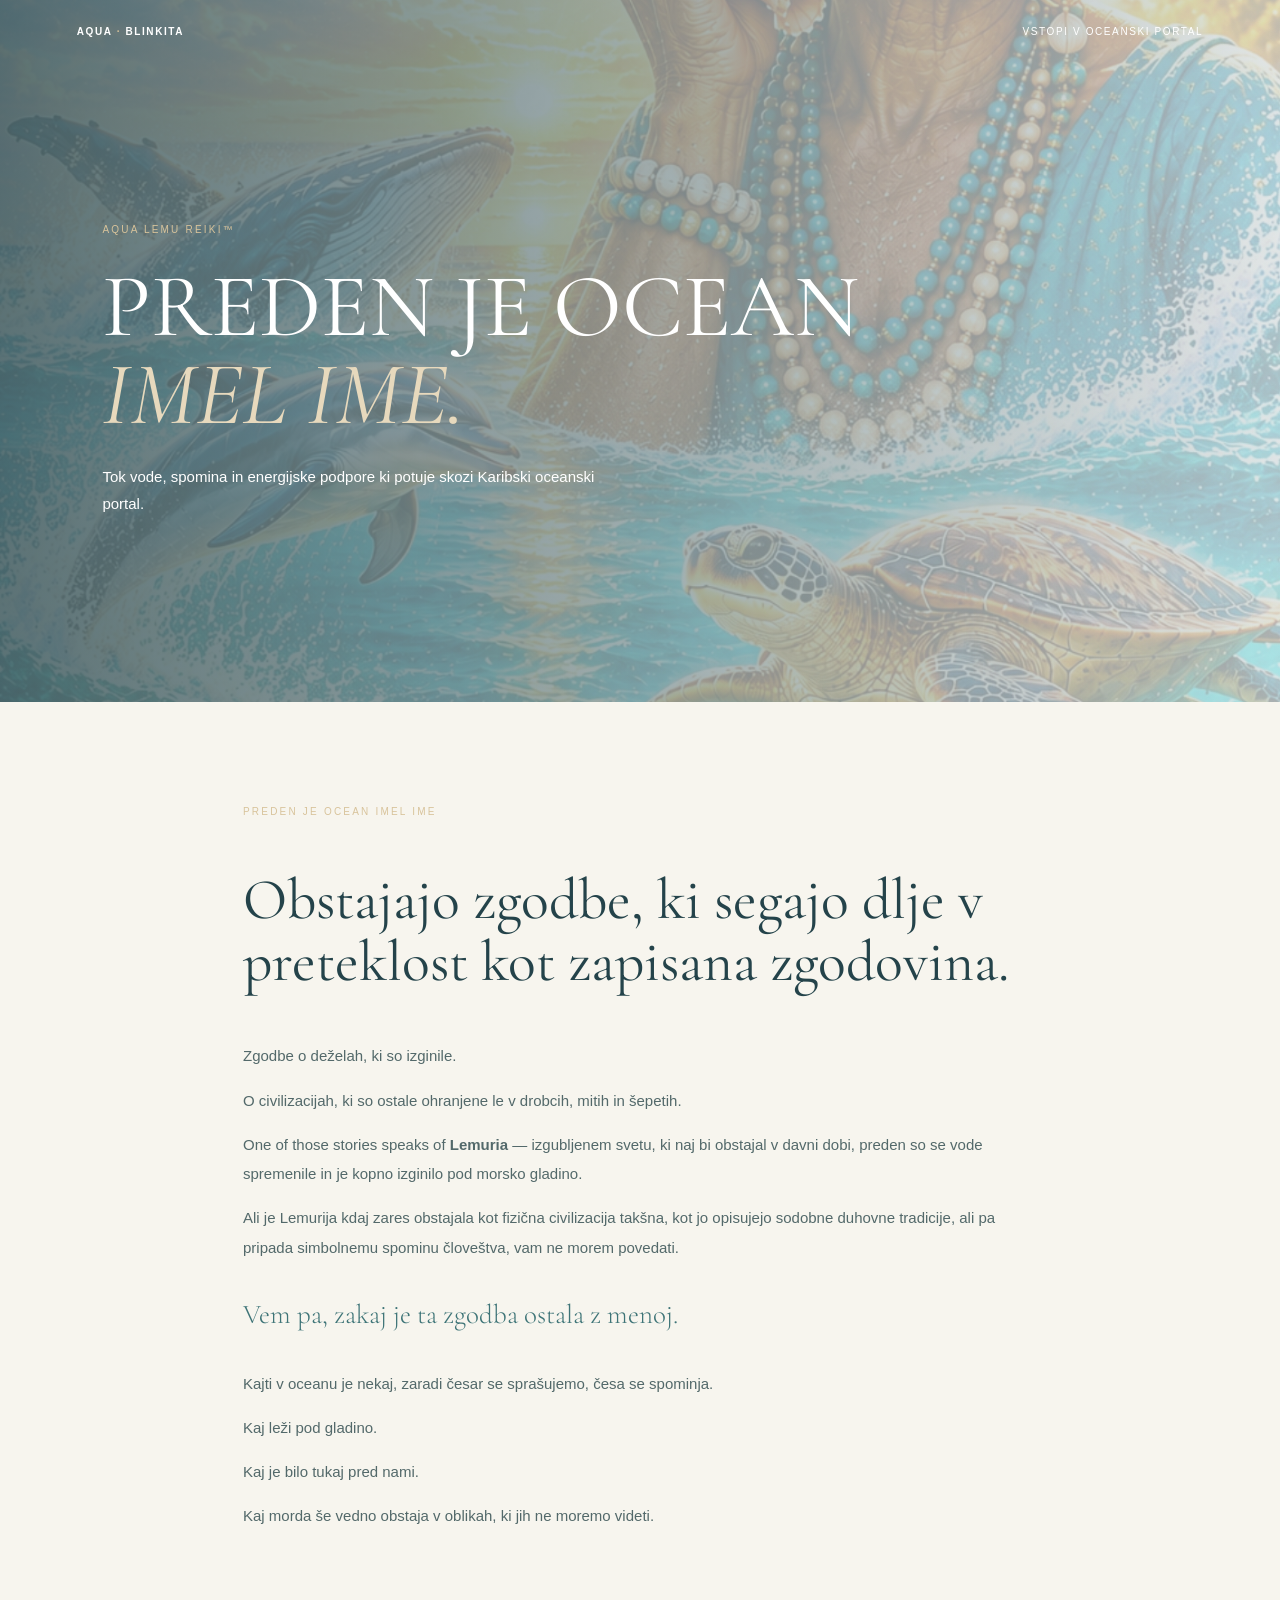
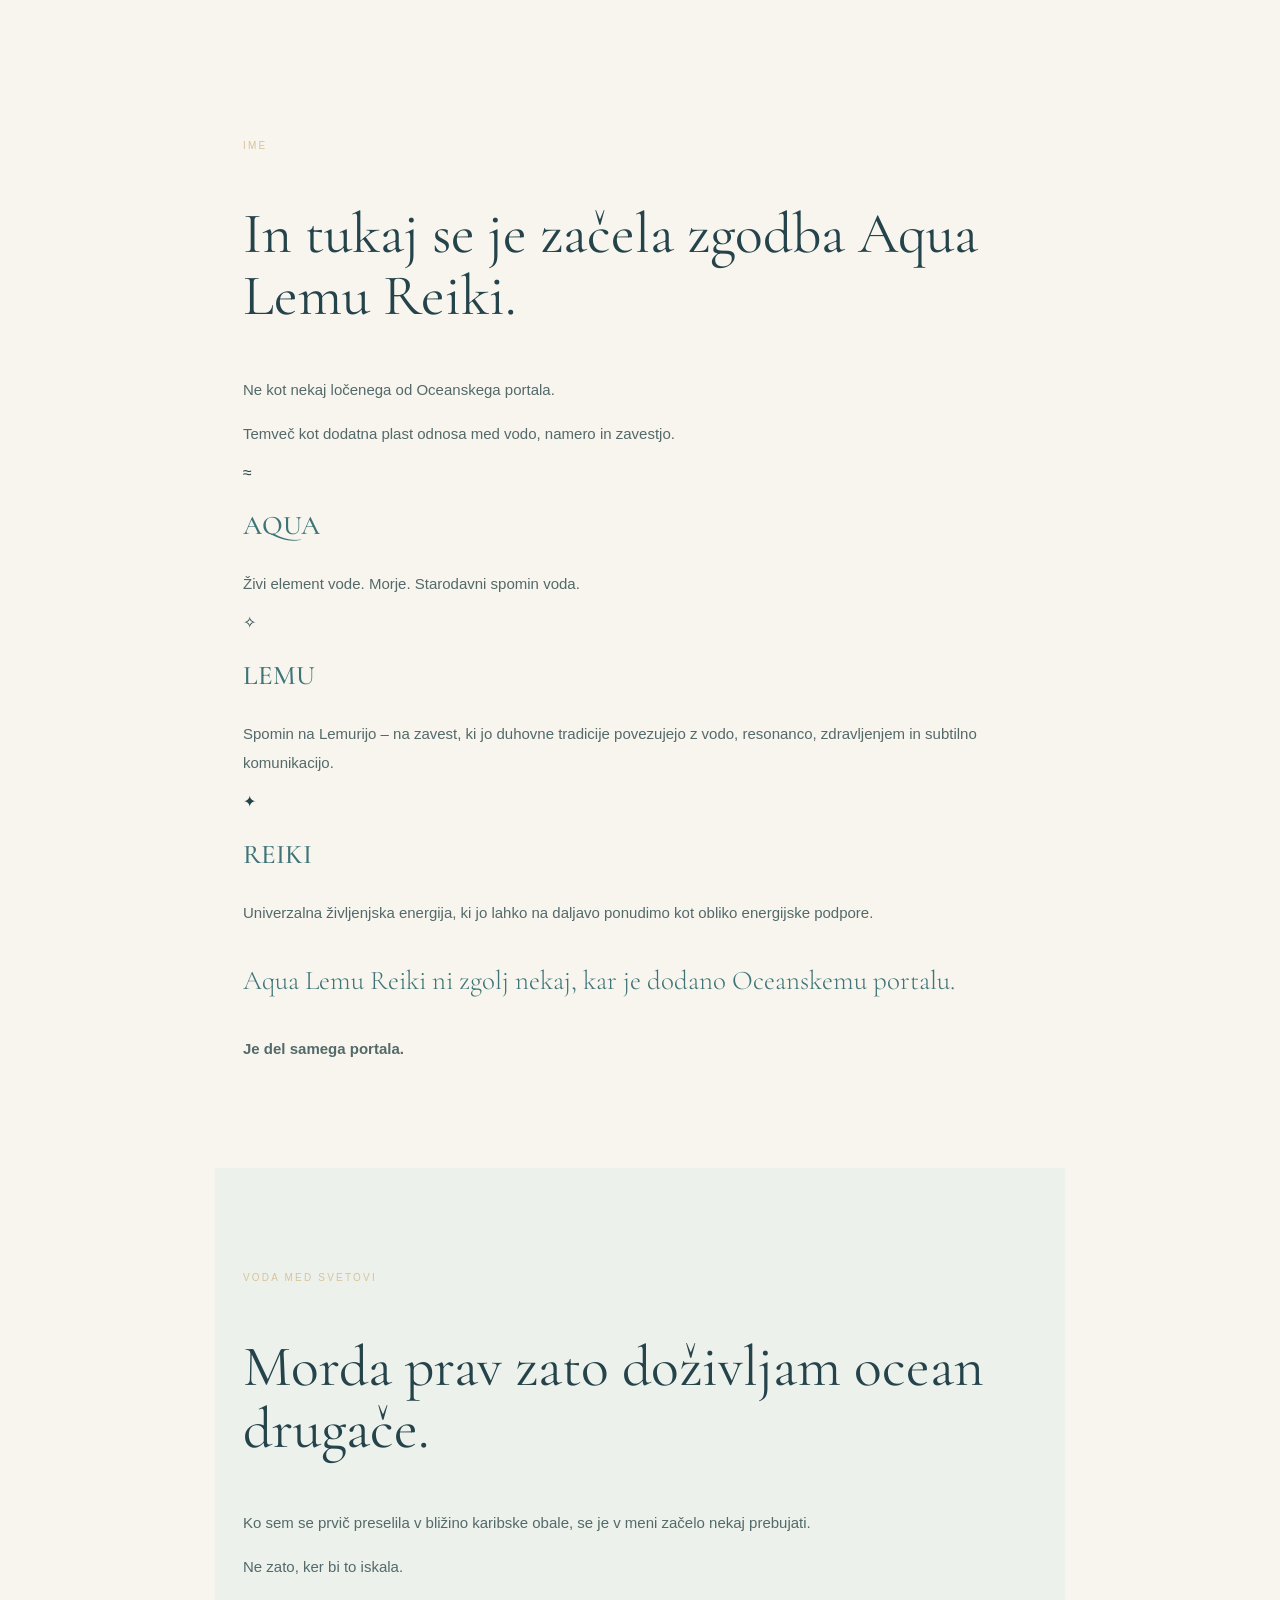
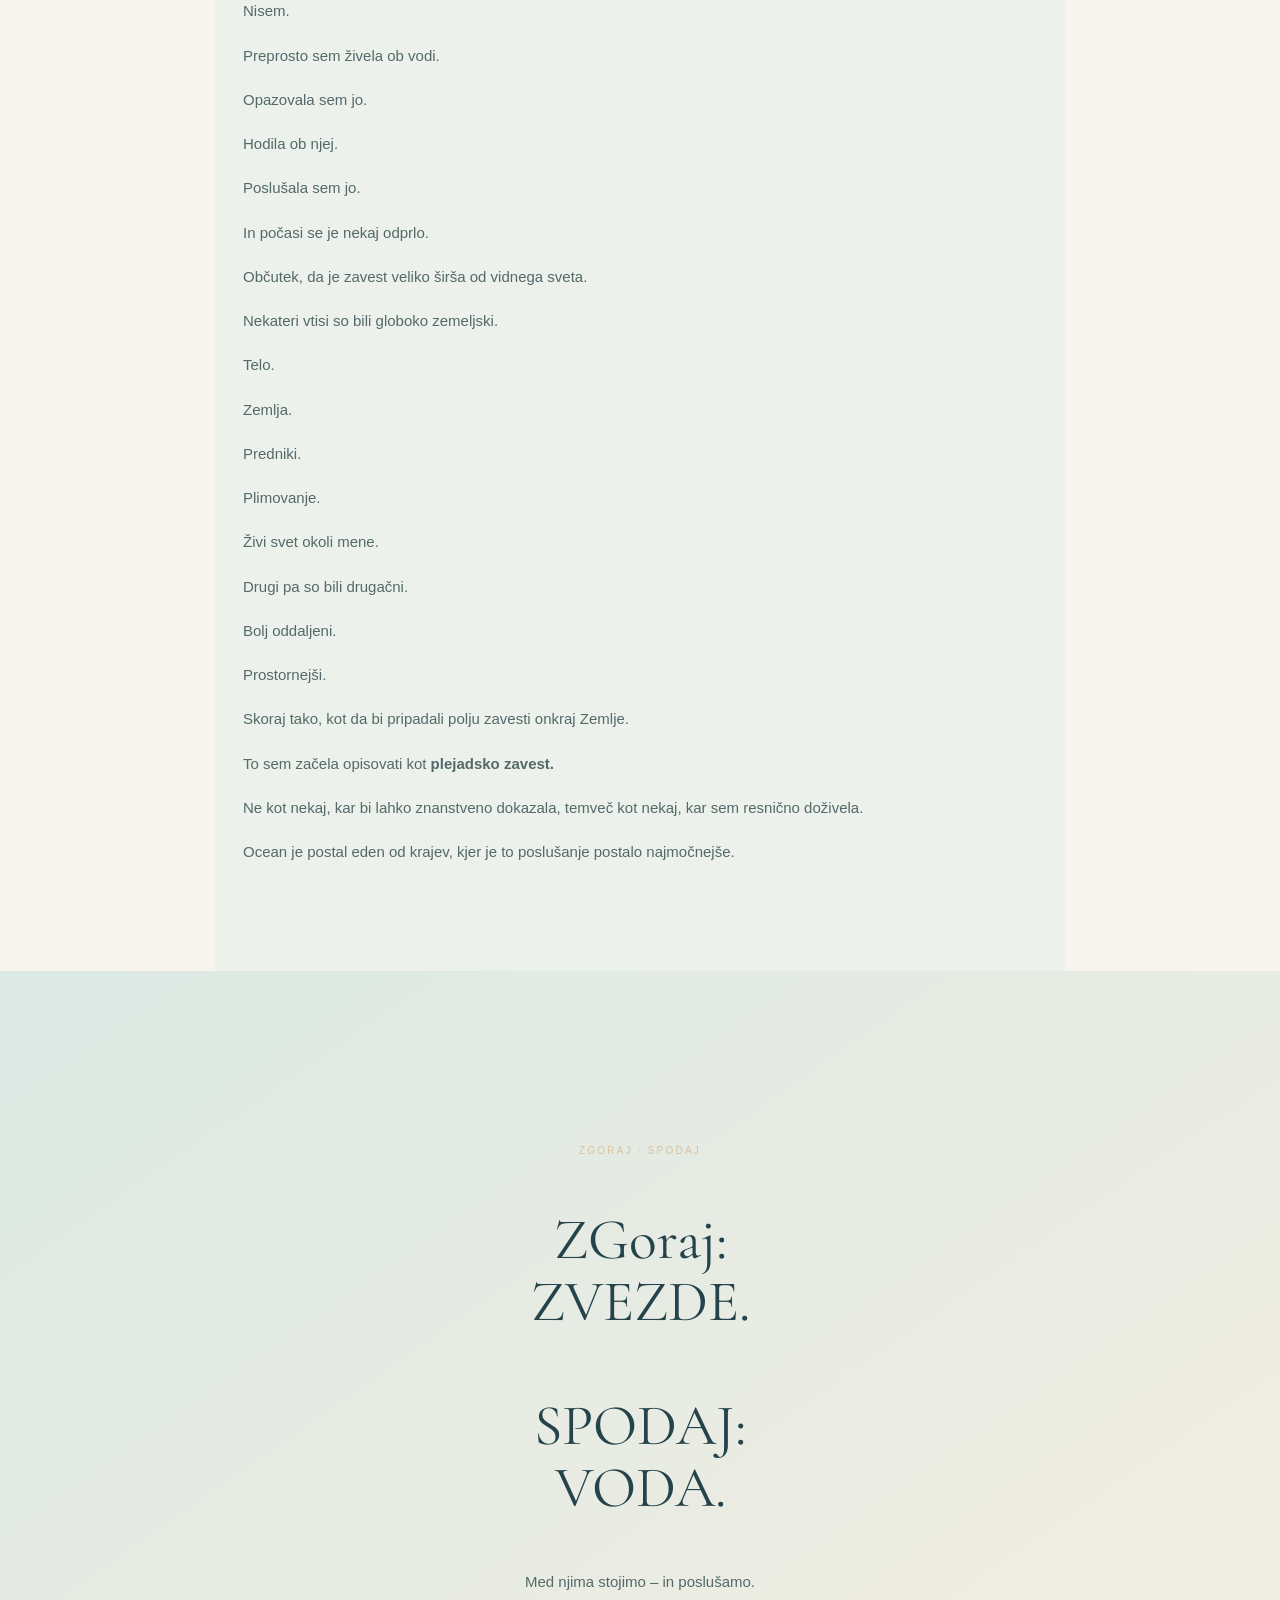
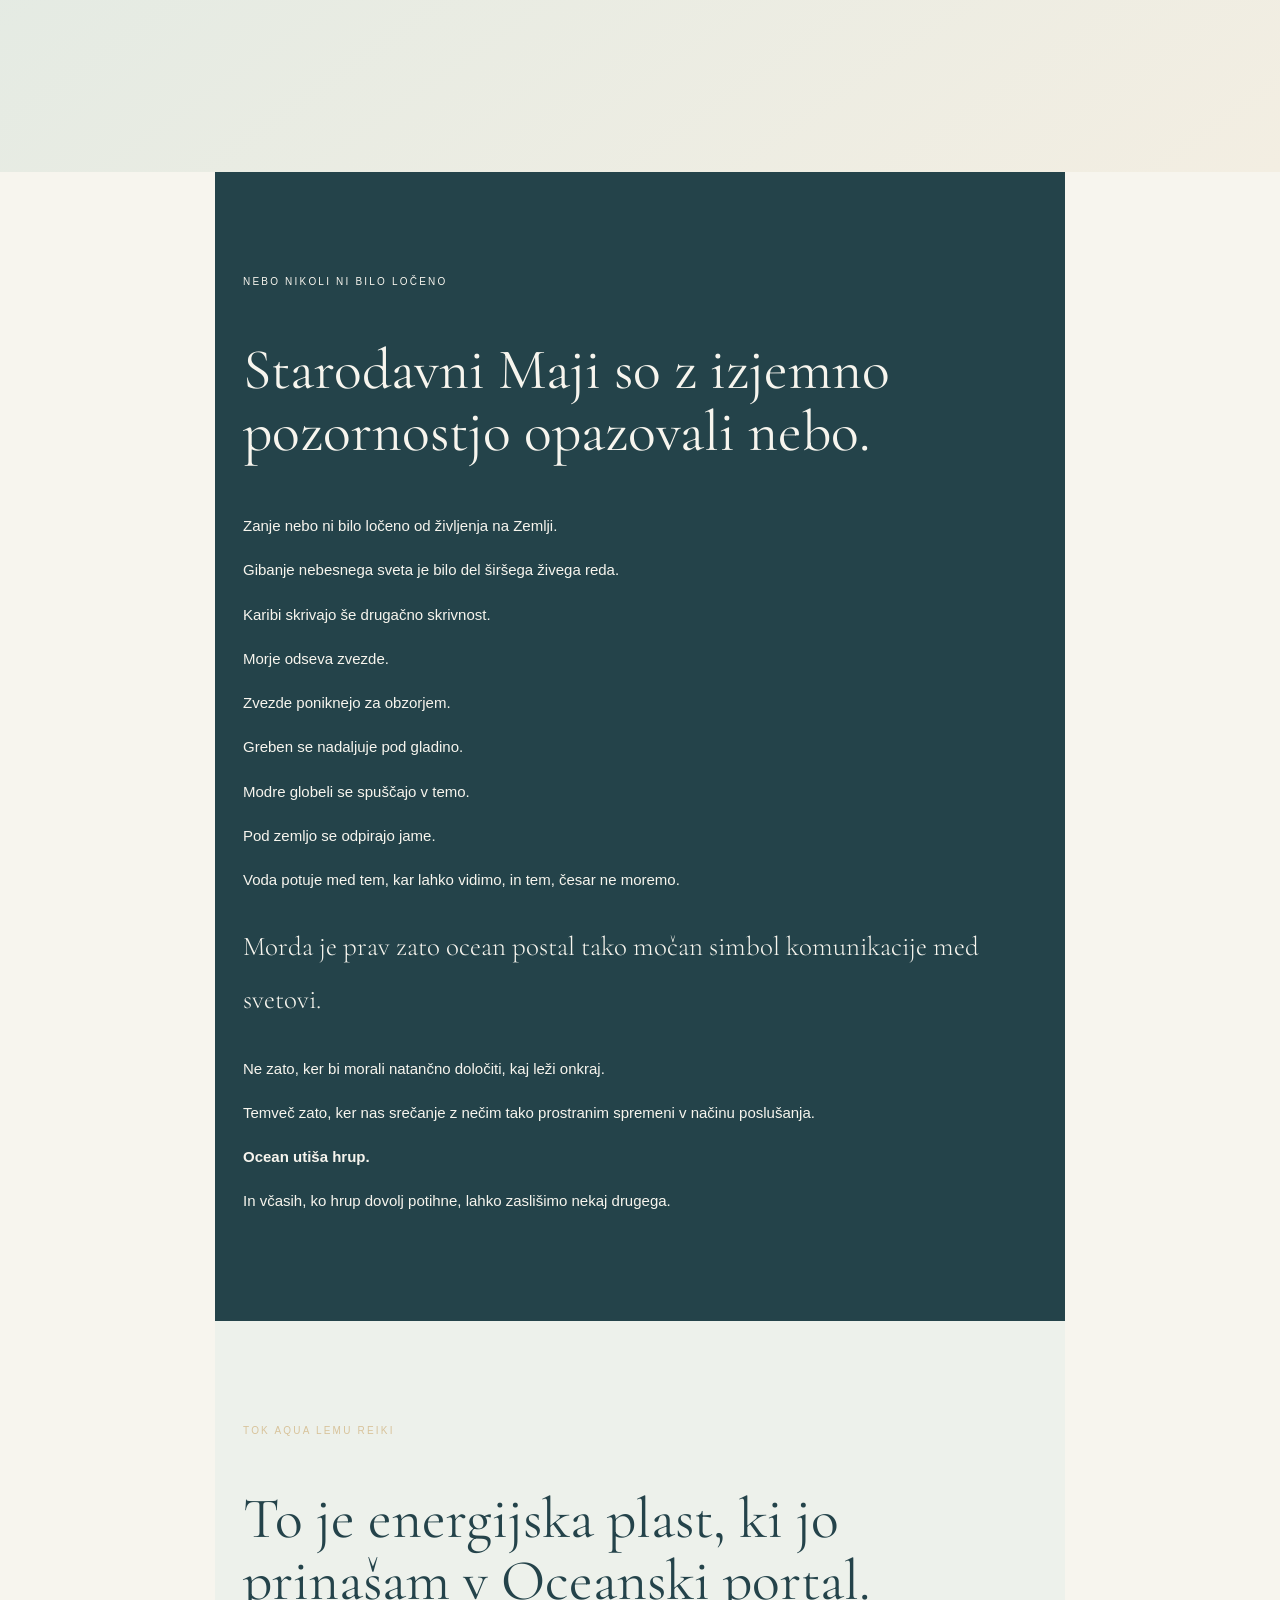
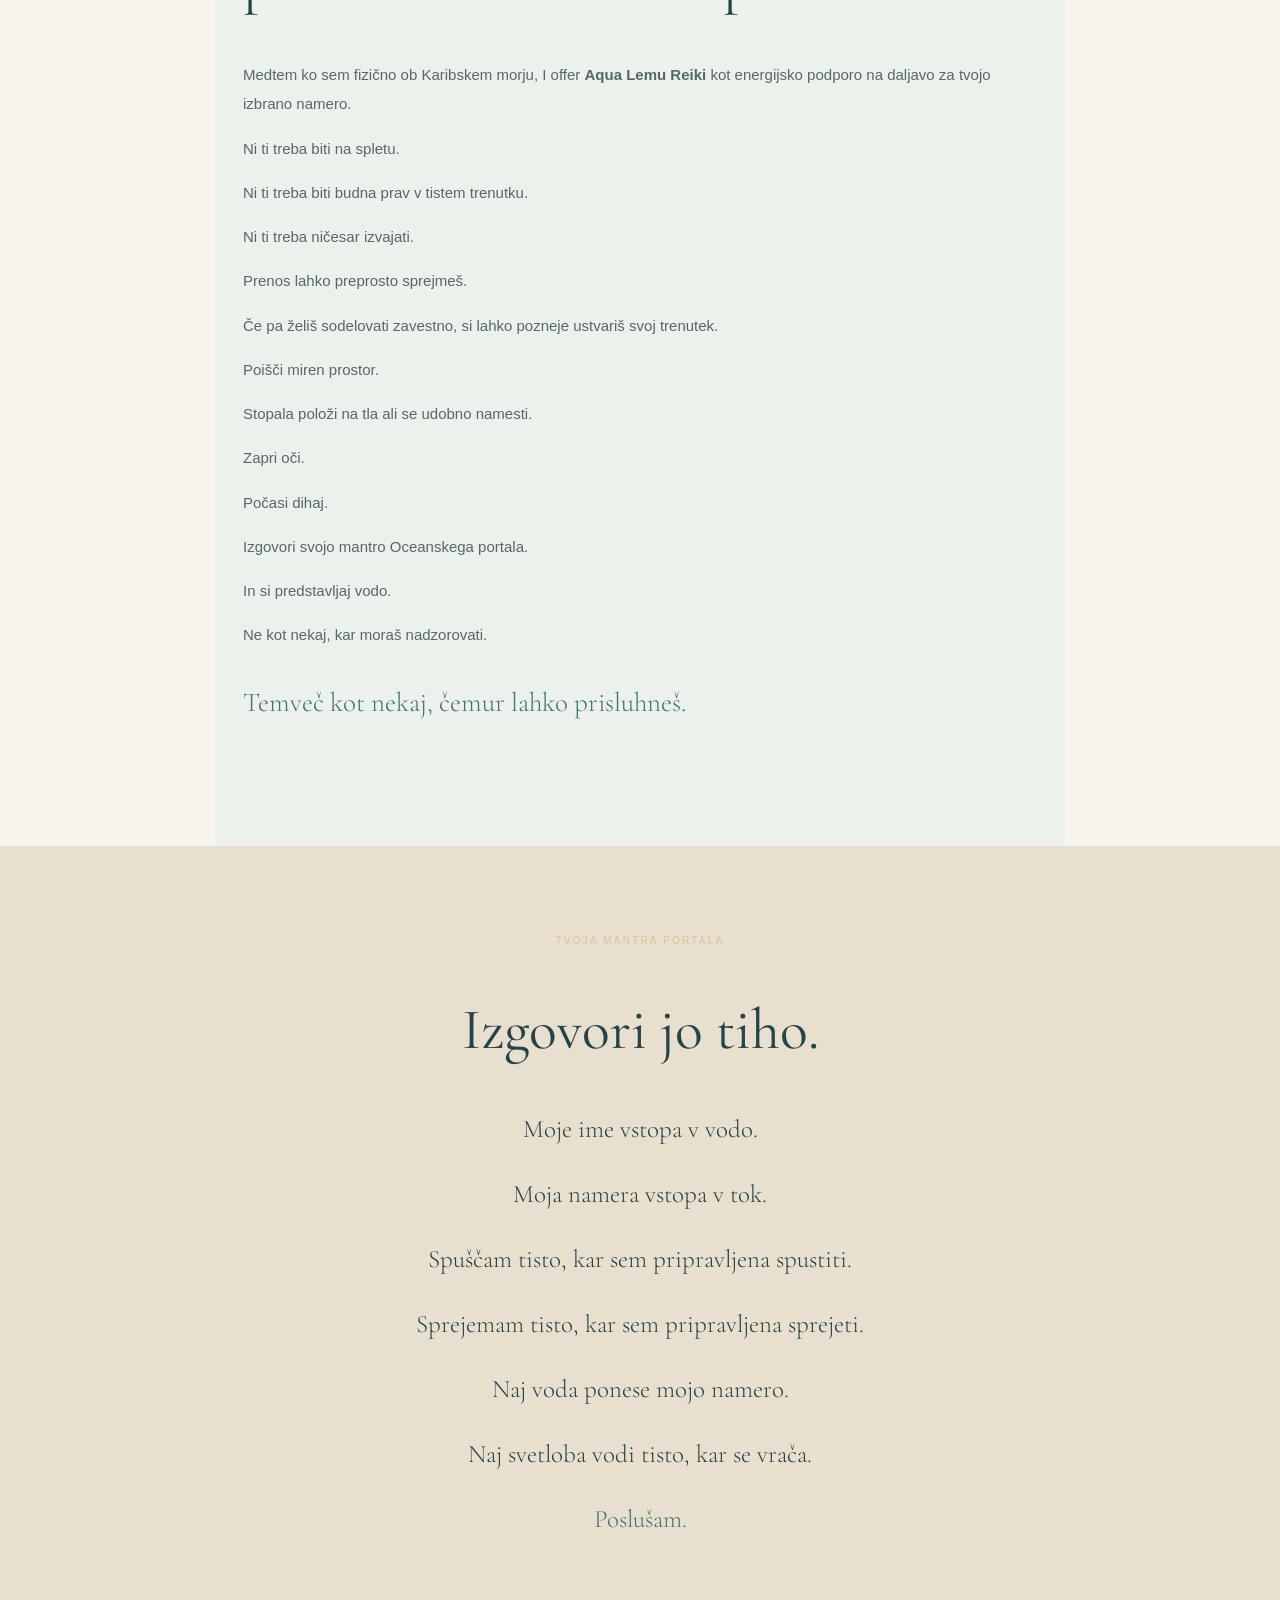
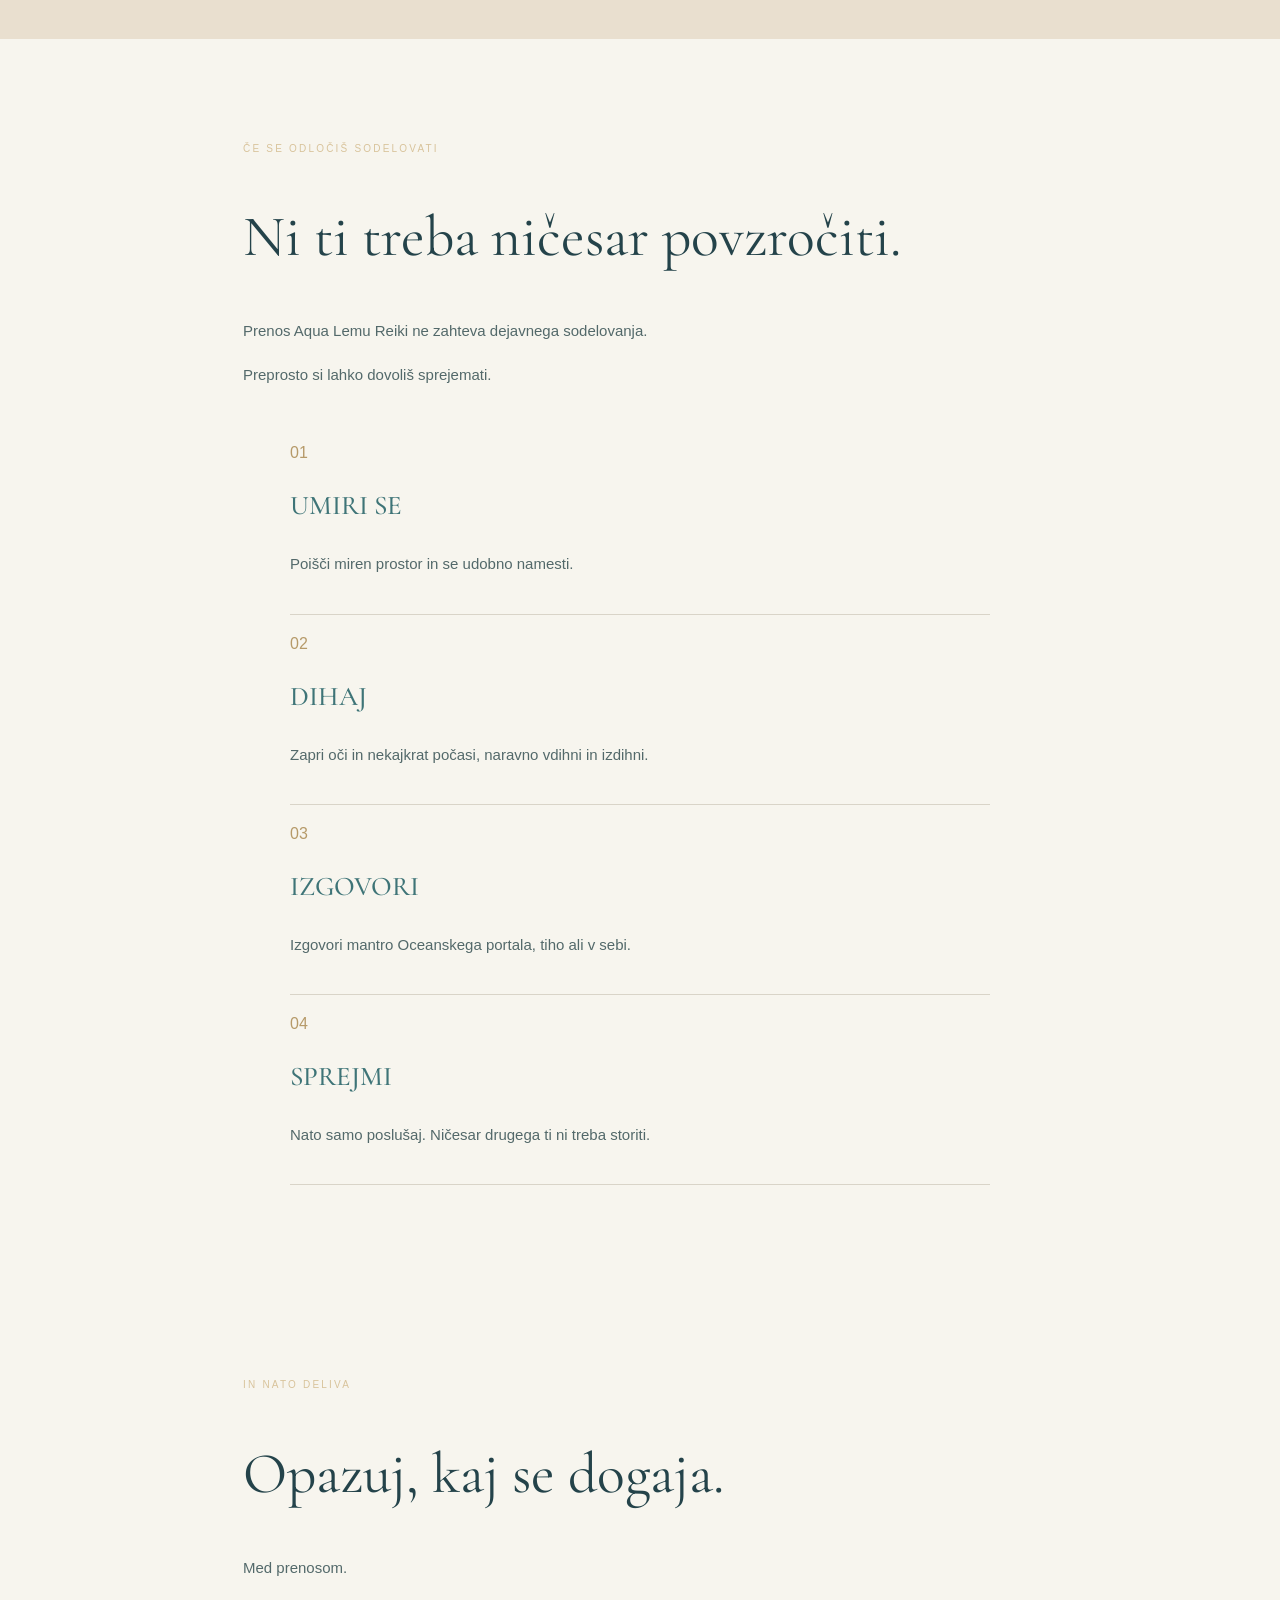
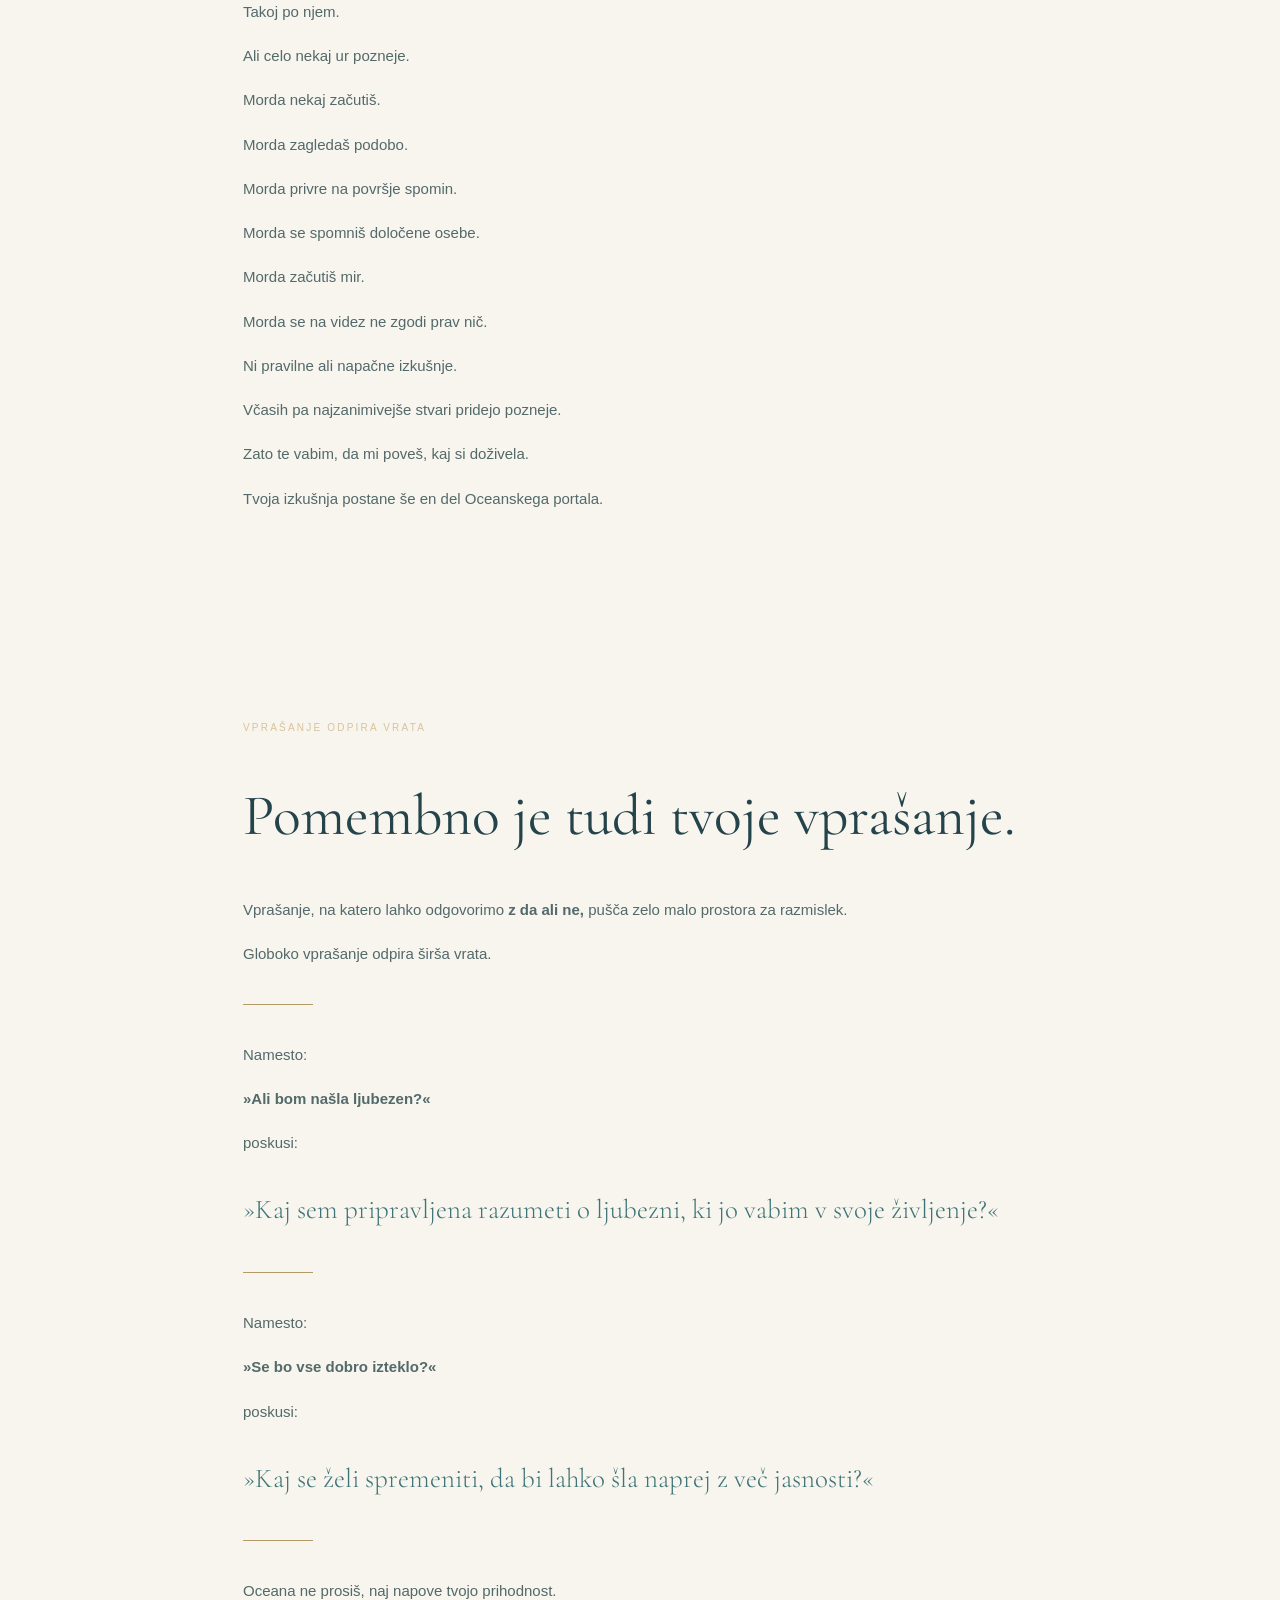
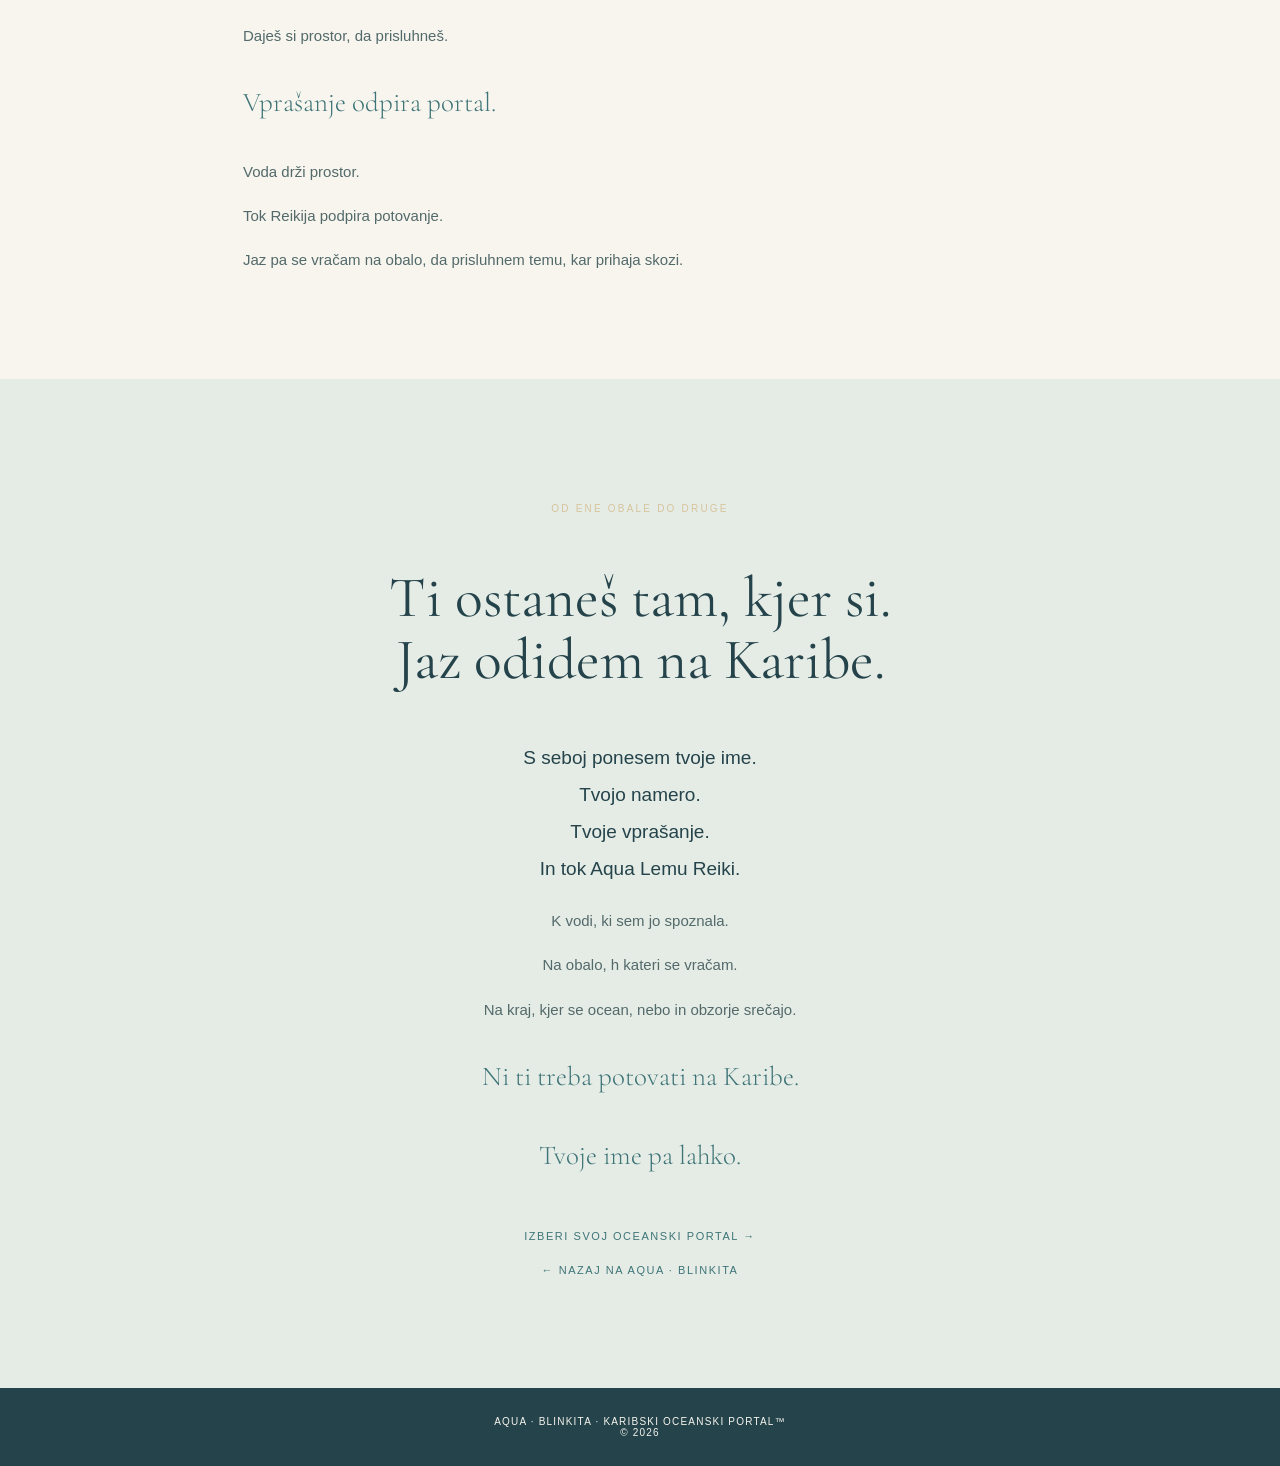
<file: public/aqua-lemu-sl.html>
<!doctype html>

<html lang="sl">
<head>
<meta charset="utf-8">
<meta name="viewport" content="width=device-width,initial-scale=1">

<title>Aqua Lemu Reiki™ – AQUA · BLINKITA</title>

<meta name="description" content="Aqua Lemu Reiki™ – energijski tok vode, spomina in podpore skozi Karibski oceanski portal.">

<link rel="preconnect" href="https://fonts.googleapis.com">
<link rel="preconnect" href="https://fonts.gstatic.com" crossorigin>
<link href="https://fonts.googleapis.com/css2?family=Cormorant+Garamond:wght@400;500;600&family=Montserrat:wght@400;500;600&display=swap" rel="stylesheet">

<link rel="stylesheet" href="home.css">

<style>
.lemu-page {
  background: var(--cream, #f7f5ee);
  color: var(--ink, #24434a);
  font-family: "DM Sans", sans-serif;
}
.lemu-page .lemu-nav {
  position: absolute; z-index: 10; top: 0; left: 0; right: 0;
  display: flex; justify-content: space-between; align-items: center;
  padding: 26px 6vw; color: #fff; font-size: 10px;
  letter-spacing: .16em; text-transform: uppercase;
}
.lemu-page .lemu-nav a { color: inherit; text-decoration: none; }
.lemu-page .lemu-nav .brand { font-weight: 600; }
.lemu-page .lemu-nav .brand span { color: #d8c39b; }
.lemu-page .lemu-hero {
  min-height: 78vh; position: relative; overflow: hidden;
  display: flex; align-items: center;
  padding: 130px 8vw 90px;
  color: #fff;
  background:
    linear-gradient(90deg, rgba(15,48,53,.68), rgba(15,48,53,.12)),
    url("images/flyers/babica-ocean-flyer-blank-transparent.jpg") center 48% / cover no-repeat;
}
.lemu-page .lemu-hero-inner { position: relative; z-index: 1; max-width: 780px; }
.lemu-page .eyebrow {
  font-size: 10px; letter-spacing: .22em; text-transform: uppercase;
  color: #d8c39b;
}
.lemu-page .lemu-hero h1 {
  font-family: "Cormorant Garamond", serif;
  font-size: clamp(3.2rem, 7vw, 6.5rem);
  font-weight: 400; line-height: .98; margin: 24px 0;
}
.lemu-page .lemu-hero h1 em { color: #e7d9bd; font-style: italic; }
.lemu-page .lemu-hero-sub { max-width: 520px; line-height: 1.8; font-size: 15px; }
.lemu-page .lemu-symbol { display: none; }
.lemu-page main { overflow: hidden; }
.lemu-page .lemu-story,
.lemu-page .stars-water-content {
  max-width: 850px; margin: 0 auto; padding: 90px 28px;
}
.lemu-page .lemu-story h2,
.lemu-page .stars-water h2,
.lemu-page .mantra h2,
.lemu-page .lemu-final h2 {
  font-family: "Cormorant Garamond", serif;
  font-size: clamp(2.3rem, 4.5vw, 4rem);
  line-height: 1.08; font-weight: 400; color: var(--ink, #24434a);
}
.lemu-page p { font-size: 15px; line-height: 1.95; color: #53696a; }
.lemu-page p.lead { font-size: 19px; color: var(--ink, #24434a); }
.lemu-page p.large { font-family: "Cormorant Garamond", serif; font-size: 27px; color: var(--sea-dark, #3e7477); }
.lemu-page .lemu-story h3 {
  font-family: "Cormorant Garamond", serif; font-size: 27px;
  font-weight: 500; color: var(--sea-dark, #3e7477);
}
.lemu-page .lemuria,
.lemu-page .receive,
.lemu-page .questions { background: var(--cream, #f7f5ee); }
.lemu-page .worlds,
.lemu-page .reiki-current { background: #edf1eb; }
.lemu-page .story-dark {
  background: #24434a; color: #f7f5ee;
}
.lemu-page .story-dark p,
.lemu-page .story-dark h2 { color: #f7f5ee; }
.lemu-page .stars-water {
  background: linear-gradient(145deg, #dce9e4, #f3eee2);
  text-align: center; padding: 70px 24px;
}
.lemu-page .mantra {
  background: #e9dfcf; text-align: center; padding: 75px 24px;
}
.lemu-page .mantra-inner { max-width: 650px; margin: auto; }
.lemu-page .mantra-line {
  font-family: "Cormorant Garamond", serif; font-size: 25px;
  line-height: 1.6; color: var(--ink, #24434a);
}
.lemu-page .mantra-final { color: var(--sea-dark, #3e7477); }
.lemu-page .receive-list { max-width: 700px; margin: 35px auto 0; }
.lemu-page .receive-step { padding: 20px 0; border-bottom: 1px solid #d9d4c8; }
.lemu-page .receive-number { color: var(--gold, #b69a69); }
.lemu-page .lemu-divider { width: 70px; height: 1px; background: var(--gold, #b69a69); margin: 35px 0; }
.lemu-page .lemu-final {
  background: #e5ece6; padding: 65px 20px; text-align: center;
}
.lemu-page .lemu-final .lemu-story { padding: 45px 20px; }
.lemu-page .final-link,
.lemu-page .back-link {
  display: inline-block; margin: 20px 12px 0; color: var(--sea-dark, #3e7477);
  text-decoration: none; font-size: 11px; letter-spacing: .14em;
}
.lemu-page footer {
  padding: 28px 20px; text-align: center; background: #24434a;
  color: #f7f5ee; font-size: 10px; letter-spacing: .12em;
}
@media (max-width: 700px) {
  .lemu-page .lemu-nav { padding: 20px 5vw; font-size: 8px; }
  .lemu-page .lemu-hero { min-height: 72vh; padding: 120px 7vw 70px; background-position: 58% center; }
  .lemu-page .lemu-story,
  .lemu-page .stars-water-content { padding: 65px 24px; }
}
</style>

</head>

<body class="lemu-page">

<div class="noise"></div>

<!-- =========================================================
     NAV
========================================================= -->

<nav class="lemu-nav">

  <div class="brand">
    AQUA <span>·</span> BLINKITA
  </div>

  <div>
    <a href="index.html?lang=sl#portals">
      VSTOPI V OCEANSKI PORTAL
    </a>
  </div>

</nav>

<!-- =========================================================
     HERO
========================================================= -->

<header class="lemu-hero">

  <div class="lemu-hero-inner">

<p class="eyebrow">
  AQUA LEMU REIKI™
</p>

<h1>
  PREDEN JE OCEAN<br>
  <em>IMEL IME.</em>
</h1>

<p class="lemu-hero-sub" style="color:#FFFFFF !important; opacity:1;">
  Tok vode, spomina in energijske podpore
  ki potuje skozi Karibski oceanski portal.
</p>

  </div>

  <div class="lemu-symbol">
    ≈
  </div>

</header>

<main>

<!-- =========================================================
     LEMURIA
========================================================= -->

<section class="lemu-story lemuria">

  <p class="eyebrow">
    PREDEN JE OCEAN IMEL IME
  </p>

  <h2>
    Obstajajo zgodbe, ki segajo
    dlje v preteklost kot zapisana zgodovina.
  </h2>

  <p>
    Zgodbe o deželah, ki so izginile.
  </p>

  <p>
    O civilizacijah, ki so ostale ohranjene le v drobcih,
    mitih in šepetih.
  </p>

  <p>
    One of those stories speaks of <strong>Lemuria</strong> —
    izgubljenem svetu, ki naj bi obstajal v davni dobi,
    preden so se vode spremenile in je kopno izginilo
    pod morsko gladino.
  </p>

  <p>
    Ali je Lemurija kdaj zares obstajala kot fizična civilizacija
    takšna, kot jo opisujejo sodobne duhovne tradicije,
    ali pa pripada simbolnemu spominu
    človeštva, vam ne morem povedati.
  </p>

  <p class="large">
    Vem pa, zakaj je ta zgodba ostala z menoj.
  </p>

  <p>
    Kajti v oceanu je nekaj,
    zaradi česar se sprašujemo, česa se spominja.
  </p>

  <p>
    Kaj leži pod gladino.
  </p>

  <p>
    Kaj je bilo tukaj pred nami.
  </p>

  <p>
    Kaj morda še vedno obstaja v oblikah, ki jih ne moremo videti.
  </p>

</section>

<!-- =========================================================
     AQUA LEMU
========================================================= -->

<section class="lemu-story">

  <p class="eyebrow">
    IME
  </p>

  <h2>
    In tukaj se je začela
    zgodba Aqua Lemu Reiki.
  </h2>

  <p>
    Ne kot nekaj ločenega od Oceanskega portala.
  </p>

  <p>
    Temveč kot dodatna plast odnosa
    med vodo, namero in zavestjo.
  </p>

  <div class="elements">

<div class="element">

  <div class="element-symbol">
    ≈
  </div>

  <h3>
    AQUA
  </h3>

  <p>
    Živi element vode.
    Morje.
    Starodavni spomin voda.
  </p>

</div>


<div class="element">

  <div class="element-symbol">
    ✧
  </div>

  <h3>
    LEMU
  </h3>

  <p>
    Spomin na Lemurijo –
    na zavest, ki jo duhovne tradicije
    povezujejo z vodo,
    resonanco, zdravljenjem in subtilno komunikacijo.
  </p>

</div>


<div class="element">

  <div class="element-symbol">
    ✦
  </div>

  <h3>
    REIKI
  </h3>

  <p>
    Univerzalna življenjska energija, ki jo lahko
    na daljavo ponudimo kot obliko
    energijske podpore.
  </p>

</div>

  </div>

  <p class="large">
    Aqua Lemu Reiki ni zgolj
    nekaj, kar je dodano Oceanskemu portalu.
  </p>

  <p>
    <strong>
      Je del samega portala.
    </strong>
  </p>

</section>

<!-- =========================================================
     WATER BETWEEN WORLDS
========================================================= -->

<section class="lemu-story worlds">

  <p class="eyebrow">
    VODA MED SVETOVI
  </p>

  <h2>
    Morda prav zato
    doživljam ocean drugače.
  </h2>

  <p>
    Ko sem se prvič preselila v bližino karibske obale,
    se je v meni začelo nekaj prebujati.
  </p>

  <p>
    Ne zato, ker bi to iskala.
  </p>

  <p>
    Nisem.
  </p>

  <p>
    Preprosto sem živela ob vodi.
  </p>

  <p>
    Opazovala sem jo.
  </p>

  <p>
    Hodila ob njej.
  </p>

  <p>
    Poslušala sem jo.
  </p>

  <p>
    In počasi se je nekaj odprlo.
  </p>

  <div class="quote">

<p>
  Občutek, da je zavest veliko širša
  od vidnega sveta.
</p>

  </div>

  <p>
    Nekateri vtisi so bili globoko zemeljski.
  </p>

  <p>
    Telo.
  </p>

  <p>
    Zemlja.
  </p>

  <p>
    Predniki.
  </p>

  <p>
    Plimovanje.
  </p>

  <p>
    Živi svet okoli mene.
  </p>

  <p>
    Drugi pa so bili drugačni.
  </p>

  <p>
    Bolj oddaljeni.
  </p>

  <p>
    Prostornejši.
  </p>

  <p>
    Skoraj tako, kot da bi pripadali polju
    zavesti onkraj Zemlje.
  </p>

  <p>
    To sem začela opisovati kot
    <strong>plejadsko zavest.</strong>
  </p>

  <p class="small">
    Ne kot nekaj, kar bi lahko znanstveno dokazala,
    temveč kot nekaj, kar sem resnično doživela.
  </p>

  <p>
    Ocean je postal eden od krajev,
    kjer je to poslušanje postalo najmočnejše.
  </p>

</section>

<!-- =========================================================
     STARS ABOVE / WATER BELOW
========================================================= -->

<section class="stars-water">

  <div class="stars-water-content">

<p class="eyebrow">
  ZGoraj · SPODAJ
</p>

<h2>
  ZGoraj:<br>
  ZVEZDE.
  <br><br>
  SPODAJ:<br>
  VODA.
</h2>

<p>
  Med njima stojimo –
  in poslušamo.
</p>

  </div>

</section>

<!-- =========================================================
     MAYA / COSMIC CONNECTION
========================================================= -->

<section class="lemu-story story-dark">

  <p class="eyebrow">
    NEBO NIKOLI NI BILO LOČENO
  </p>

  <h2>
    Starodavni Maji so z izjemno pozornostjo
    opazovali nebo.
  </h2>

  <p>
    Zanje nebo ni bilo ločeno od življenja na Zemlji.
  </p>

  <p>
    Gibanje nebesnega sveta je bilo del
    širšega živega reda.
  </p>

  <p>
    Karibi skrivajo še drugačno skrivnost.
  </p>

  <p>
    Morje odseva zvezde.
  </p>

  <p>
    Zvezde poniknejo za obzorjem.
  </p>

  <p>
    Greben se nadaljuje pod gladino.
  </p>

  <p>
    Modre globeli se spuščajo v temo.
  </p>

  <p>
    Pod zemljo se odpirajo jame.
  </p>

  <p>
    Voda potuje med tem, kar lahko vidimo,
    in tem, česar ne moremo.
  </p>

  <p class="large">
    Morda je prav zato
    ocean postal tako močan
    simbol komunikacije med svetovi.
  </p>

  <p>
    Ne zato, ker bi morali natančno določiti,
    kaj leži onkraj.
  </p>

  <p>
    Temveč zato, ker nas srečanje z nečim tako prostranim
    spremeni v načinu poslušanja.
  </p>

  <p>
    <strong>
      Ocean utiša hrup.
    </strong>
  </p>

  <p>
    In včasih, ko hrup dovolj potihne,
    lahko zaslišimo nekaj drugega.
  </p>

</section>

<!-- =========================================================
     AQUA LEMU REIKI CURRENT
========================================================= -->

<section class="lemu-story reiki-current">

  <p class="eyebrow">
    TOK AQUA LEMU REIKI
  </p>

  <h2>
    To je energijska plast,
    ki jo prinašam v Oceanski portal.
  </h2>

  <p>
    Medtem ko sem fizično ob Karibskem morju,
    I offer <strong>Aqua Lemu Reiki</strong>
    kot energijsko podporo na daljavo za tvojo izbrano namero.
  </p>

  <div class="current-box">

<p>
  Ni ti treba biti na spletu.
</p>

<p>
  Ni ti treba biti budna prav v tistem trenutku.
</p>

<p>
  Ni ti treba ničesar izvajati.
</p>

<p>
  Prenos lahko preprosto sprejmeš.
</p>

  </div>

  <p>
    Če pa želiš sodelovati zavestno,
    si lahko pozneje ustvariš svoj trenutek.
  </p>

  <p>
    Poišči miren prostor.
  </p>

  <p>
    Stopala položi na tla
    ali se udobno namesti.
  </p>

  <p>
    Zapri oči.
  </p>

  <p>
    Počasi dihaj.
  </p>

  <p>
    Izgovori svojo mantro Oceanskega portala.
  </p>

  <p>
    In si predstavljaj vodo.
  </p>

  <p>
    Ne kot nekaj, kar moraš nadzorovati.
  </p>

  <p class="large">
    Temveč kot nekaj, čemur lahko prisluhneš.
  </p>

</section>

<!-- =========================================================
     MANTRA
========================================================= -->

<section class="mantra">

  <div class="mantra-inner">

<p class="eyebrow">
  TVOJA MANTRA PORTALA
</p>

<h2>
  Izgovori jo tiho.
</h2>

<p class="mantra-line">
  Moje ime vstopa v vodo.
</p>

<p class="mantra-line">
  Moja namera vstopa v tok.
</p>

<p class="mantra-line">
  Spuščam tisto, kar sem pripravljena spustiti.
</p>

<p class="mantra-line">
  Sprejemam tisto, kar sem pripravljena sprejeti.
</p>

<p class="mantra-line">
  Naj voda ponese mojo namero.
</p>

<p class="mantra-line">
  Naj svetloba vodi tisto, kar se vrača.
</p>

<p class="mantra-line mantra-final">
  Poslušam.
</p>

  </div>

</section>

<!-- =========================================================
     RECEIVING
========================================================= -->

<section class="lemu-story receive">

  <p class="eyebrow">
    ČE SE ODLOČIŠ SODELOVATI
  </p>

  <h2>
    Ni ti treba
    ničesar povzročiti.
  </h2>

  <p>
    Prenos Aqua Lemu Reiki ne zahteva
    dejavnega sodelovanja.
  </p>

  <p>
    Preprosto si lahko dovoliš sprejemati.
  </p>

  <div class="receive-list">

<div class="receive-step">

  <div class="receive-number">
    01
  </div>

  <div>
    <h3>
      UMIRI SE
    </h3>

    <p>
      Poišči miren prostor in se udobno namesti.
    </p>
  </div>

</div>


<div class="receive-step">

  <div class="receive-number">
    02
  </div>

  <div>
    <h3>
      DIHAJ
    </h3>

    <p>
      Zapri oči in nekajkrat počasi,
      naravno vdihni in izdihni.
    </p>
  </div>

</div>


<div class="receive-step">

  <div class="receive-number">
    03
  </div>

  <div>
    <h3>
      IZGOVORI
    </h3>

    <p>
      Izgovori mantro Oceanskega portala,
      tiho ali v sebi.
    </p>
  </div>

</div>


<div class="receive-step">

  <div class="receive-number">
    04
  </div>

  <div>
    <h3>
      SPREJMI
    </h3>

    <p>
      Nato samo poslušaj.
      Ničesar drugega ti ni treba storiti.
    </p>
  </div>

</div>

  </div>

</section>

<!-- =========================================================
     SHARING
========================================================= -->

<section class="lemu-story questions">

  <p class="eyebrow">
    IN NATO DELIVA
  </p>

  <h2>
    Opazuj, kaj se dogaja.
  </h2>

  <p>
    Med prenosom.
  </p>

  <p>
    Takoj po njem.
  </p>

  <p>
    Ali celo nekaj ur pozneje.
  </p>

  <p>
    Morda nekaj začutiš.
  </p>

  <p>
    Morda zagledaš podobo.
  </p>

  <p>
    Morda privre na površje spomin.
  </p>

  <p>
    Morda se spomniš določene osebe.
  </p>

  <p>
    Morda začutiš mir.
  </p>

  <p>
    Morda se na videz ne zgodi prav nič.
  </p>

  <div class="quote">

<p>
  Ni pravilne ali napačne izkušnje.
</p>

<p>
  Včasih pa najzanimivejše stvari
  pridejo pozneje.
</p>

  </div>

  <p>
    Zato te vabim, da mi poveš,
    kaj si doživela.
  </p>

  <p>
    Tvoja izkušnja postane še en del
    Oceanskega portala.
  </p>

</section>

<!-- =========================================================
     QUESTIONS
========================================================= -->

<section class="lemu-story">

  <p class="eyebrow">
    VPRAŠANJE ODPIRA VRATA
  </p>

  <h2>
    Pomembno je tudi tvoje vprašanje.
  </h2>

  <p>
    Vprašanje, na katero lahko odgovorimo
    <strong>z da ali ne,</strong>
    pušča zelo malo prostora za razmislek.
  </p>

  <p>
    Globoko vprašanje odpira širša vrata.
  </p>

  <div class="lemu-divider"></div>

  <p>
    Namesto:
  </p>

  <p>
    <strong>
      »Ali bom našla ljubezen?«
    </strong>
  </p>

  <p>
    poskusi:
  </p>

  <p class="large">
    »Kaj sem pripravljena razumeti
    o ljubezni, ki jo vabim v svoje življenje?«
  </p>

  <div class="lemu-divider"></div>

  <p>
    Namesto:
  </p>

  <p>
    <strong>
      »Se bo vse dobro izteklo?«
    </strong>
  </p>

  <p>
    poskusi:
  </p>

  <p class="large">
    »Kaj se želi spremeniti, da bi
    lahko šla naprej z več jasnosti?«
  </p>

  <div class="lemu-divider"></div>

  <p>
    Oceana ne prosiš,
    naj napove tvojo prihodnost.
  </p>

  <p>
    Daješ si prostor, da prisluhneš.
  </p>

  <p class="large">
    Vprašanje odpira portal.
  </p>

  <p>
    Voda drži prostor.
  </p>

  <p>
    Tok Reikija podpira potovanje.
  </p>

  <p>
    Jaz pa se vračam na obalo, da prisluhnem
    temu, kar prihaja skozi.
  </p>

</section>

<!-- =========================================================
     FINAL
========================================================= -->

<section class="lemu-final">

  <div class="lemu-story">


<p class="eyebrow">
  OD ENE OBALE DO DRUGE
</p>

<h2>
  Ti ostaneš tam, kjer si.<br>
  Jaz odidem na Karibe.
</h2>

<p class="lead">
  S seboj ponesem tvoje ime.<br>
  Tvojo namero.<br>
  Tvoje vprašanje.<br>
  In tok Aqua Lemu Reiki.
</p>

<p>
  K vodi, ki sem jo spoznala.
</p>

<p>
  Na obalo, h kateri se vračam.
</p>

<p>
  Na kraj, kjer se ocean,
  nebo in obzorje srečajo.
</p>

<p class="large">
  Ni ti treba potovati na Karibe.
</p>

<p class="large">
  Tvoje ime pa lahko.
</p>

<a class="final-link" href="index.html?lang=sl#portals">
  IZBERI SVOJ OCEANSKI PORTAL →
</a>

<br>

<a class="back-link" href="index.html?lang=sl">
  ← NAZAJ NA AQUA · BLINKITA
</a>


  </div>

</section>

</main>

<footer>
  AQUA · BLINKITA · KARIBSKI OCEANSKI PORTAL™
  <br>
  <span>© 2026</span>
</footer>

</body>
</html>
</file>
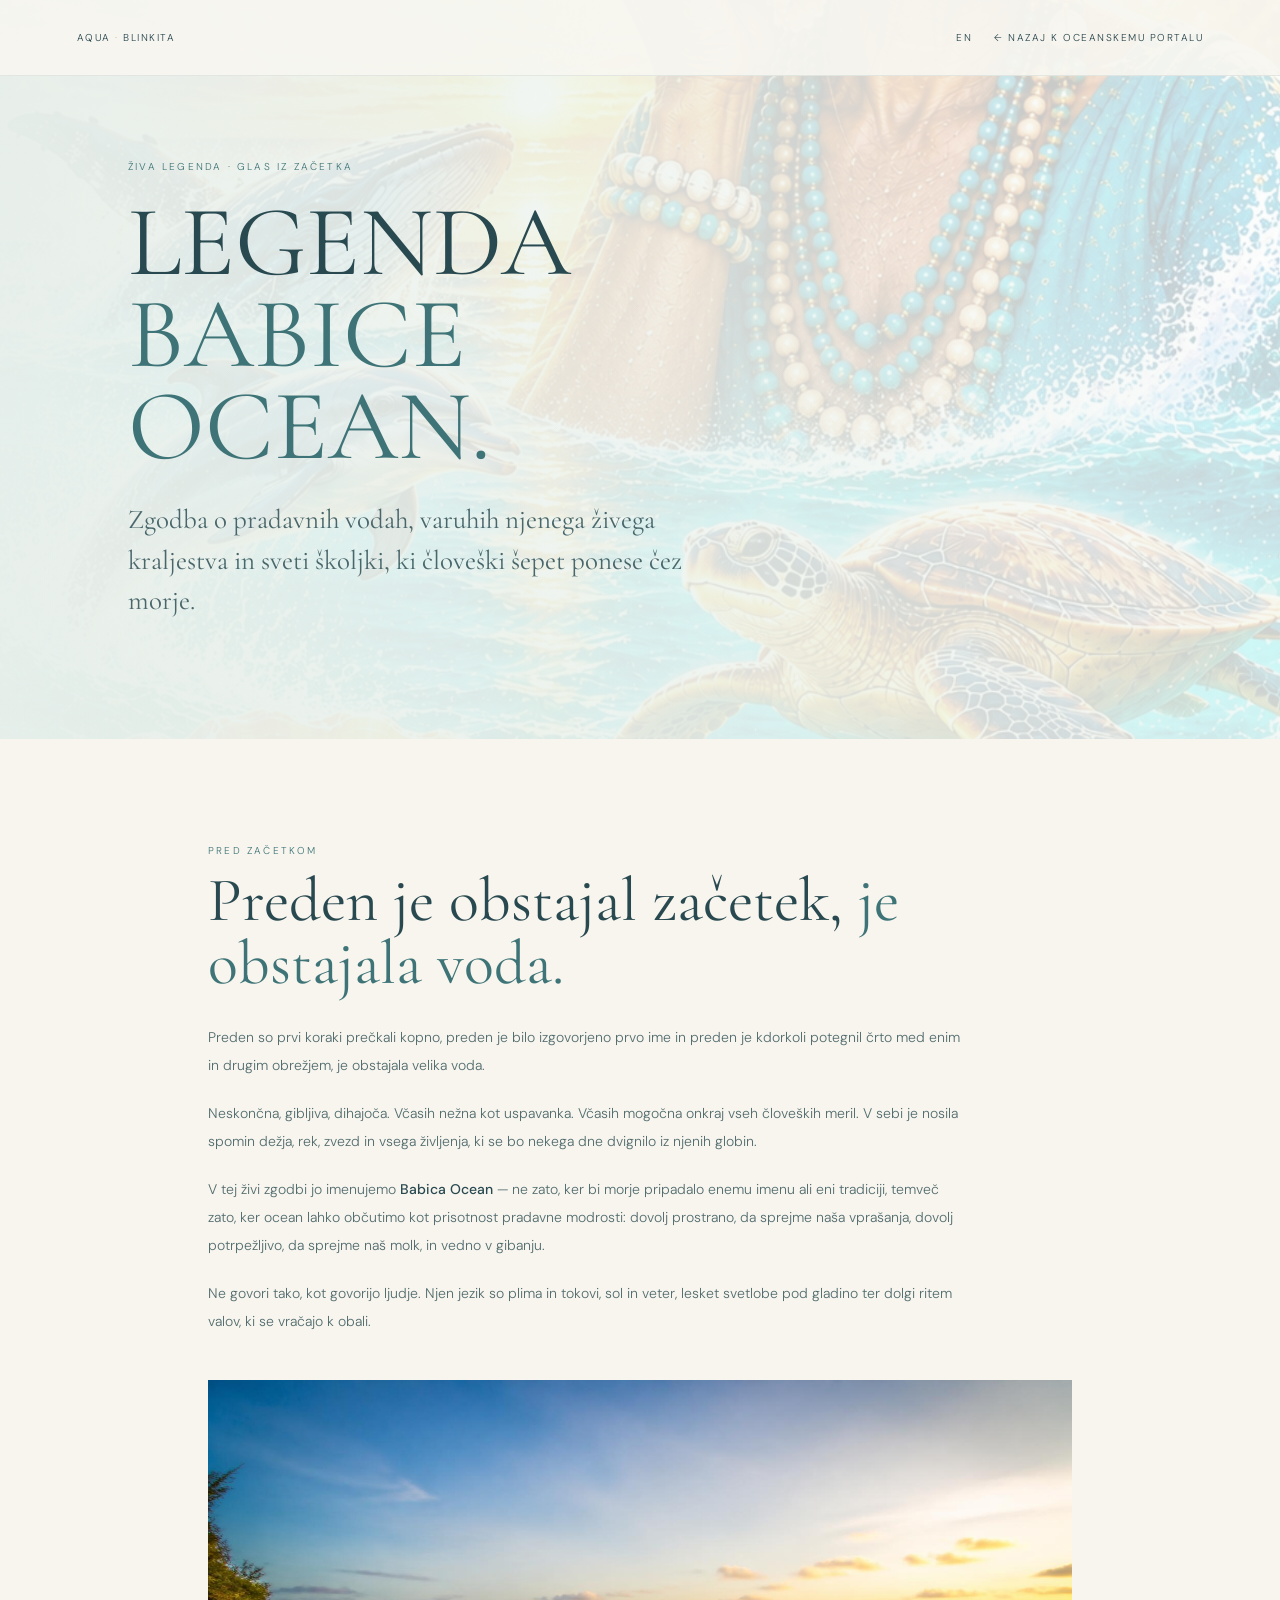
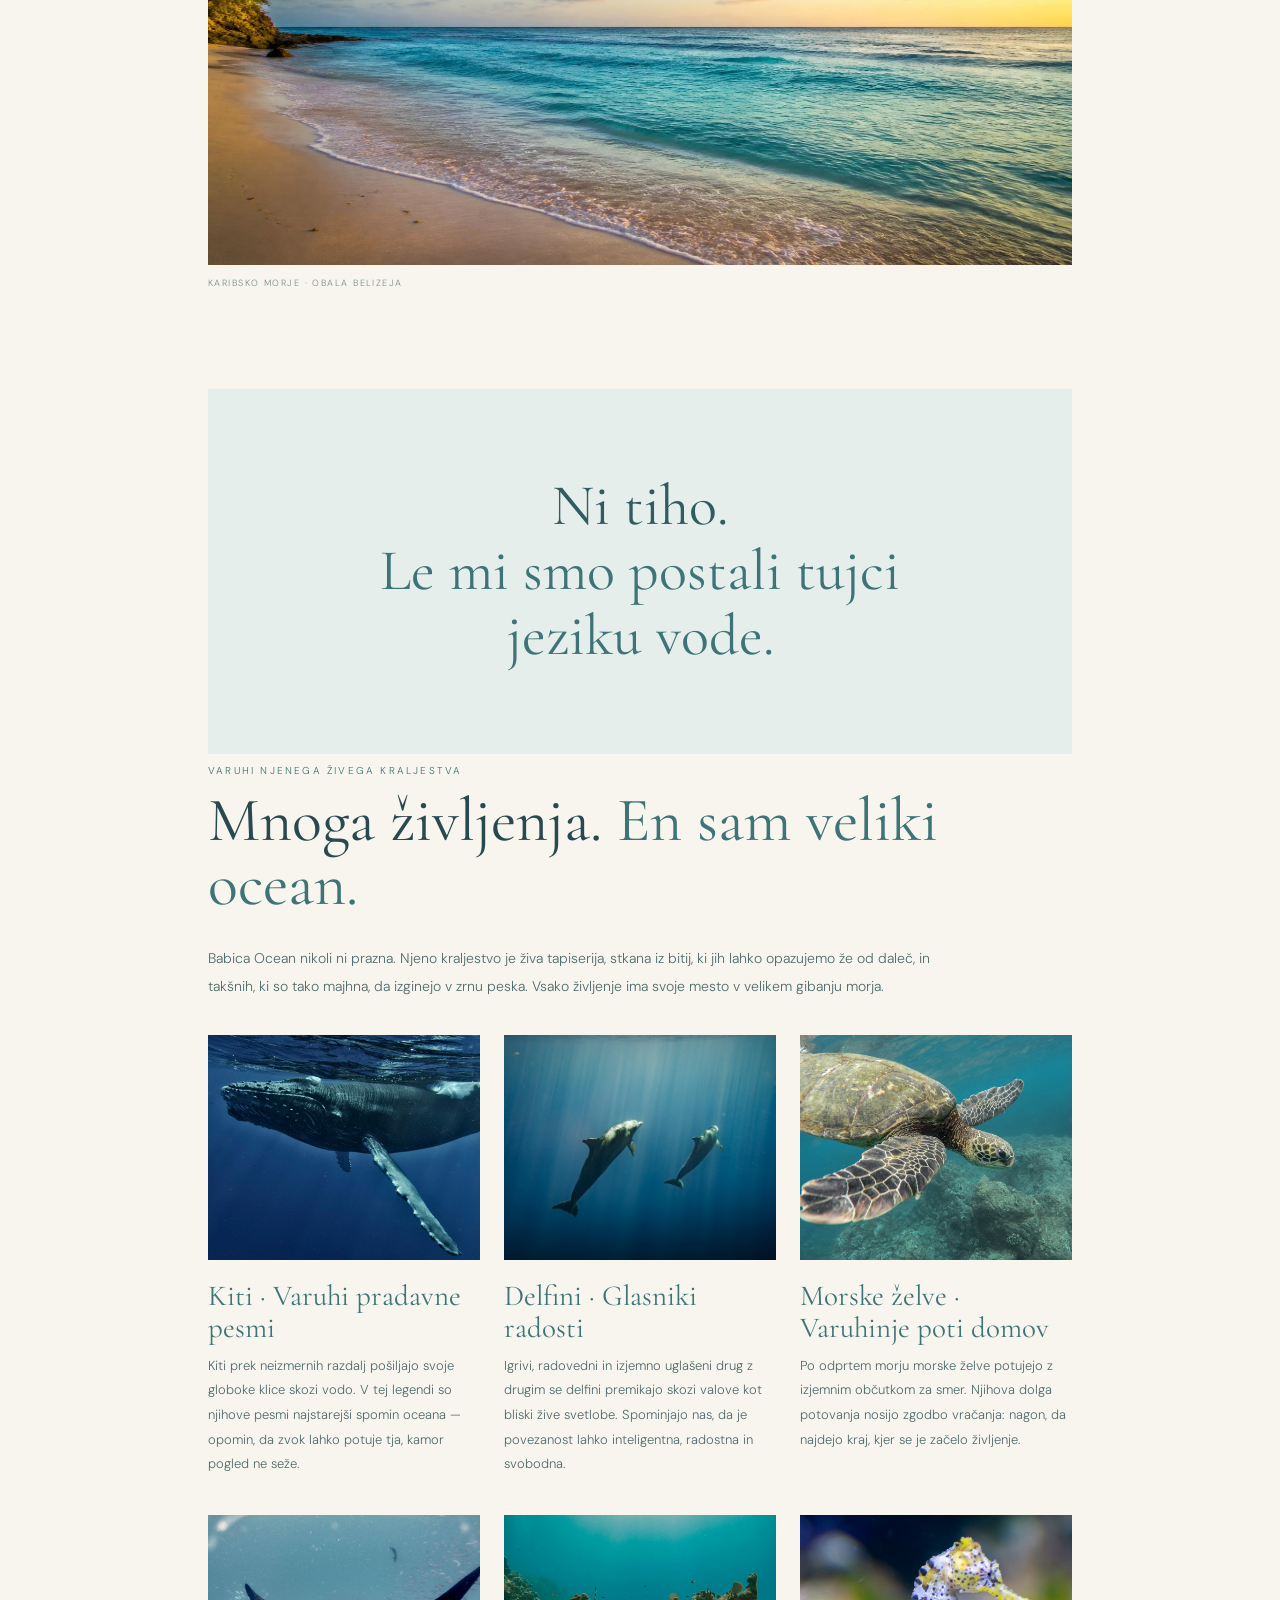
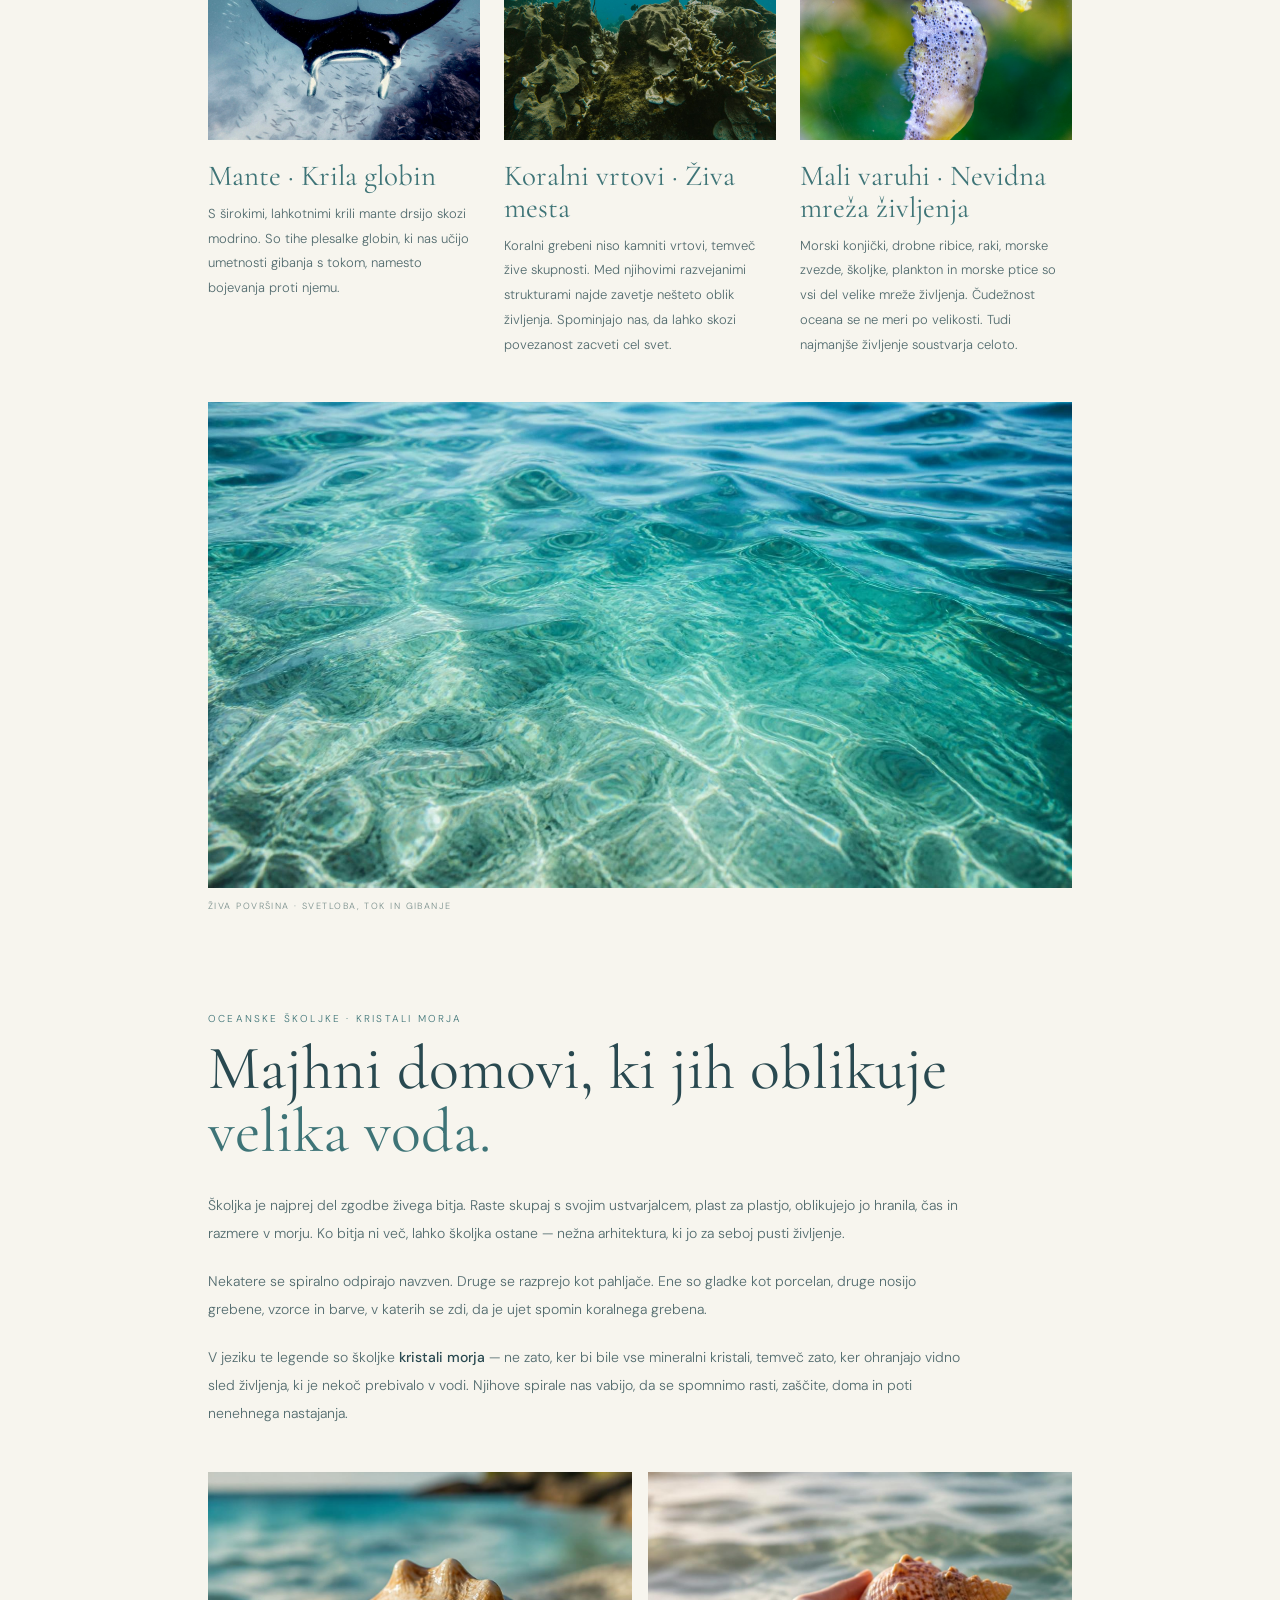
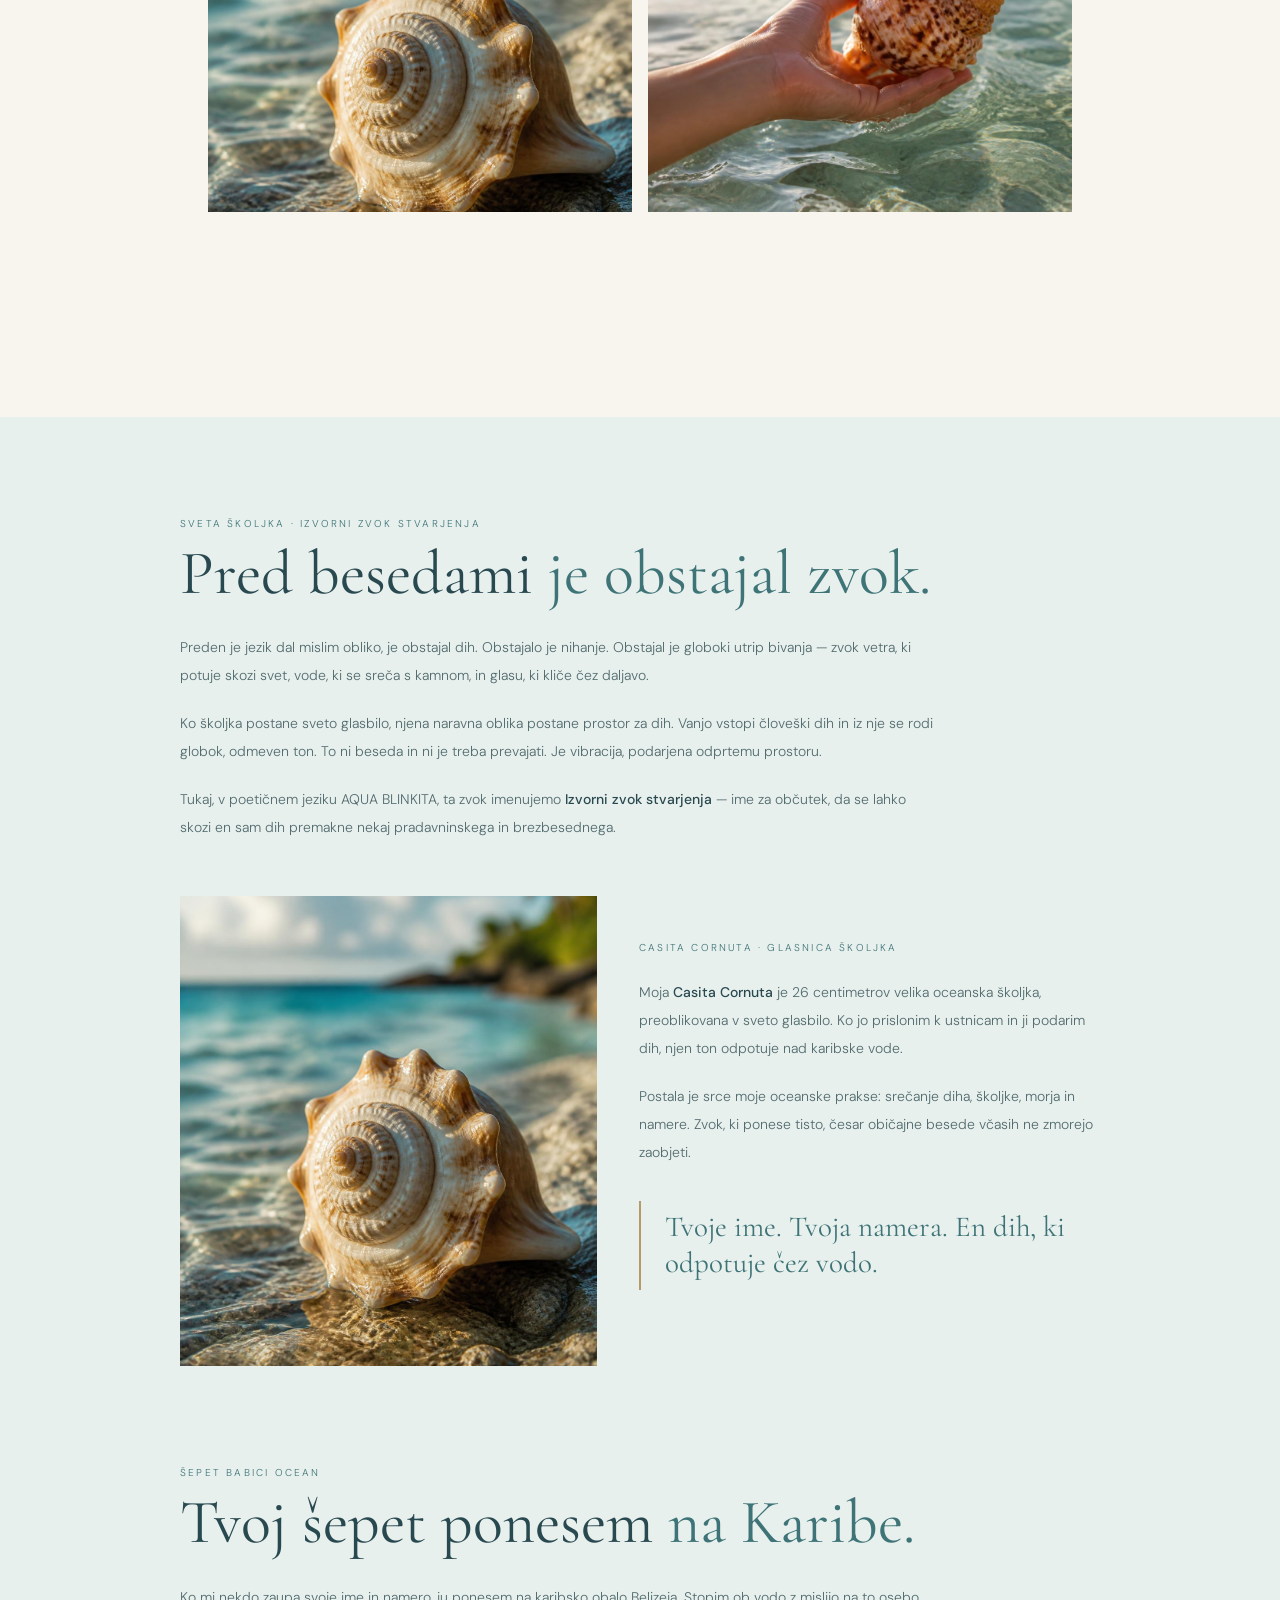
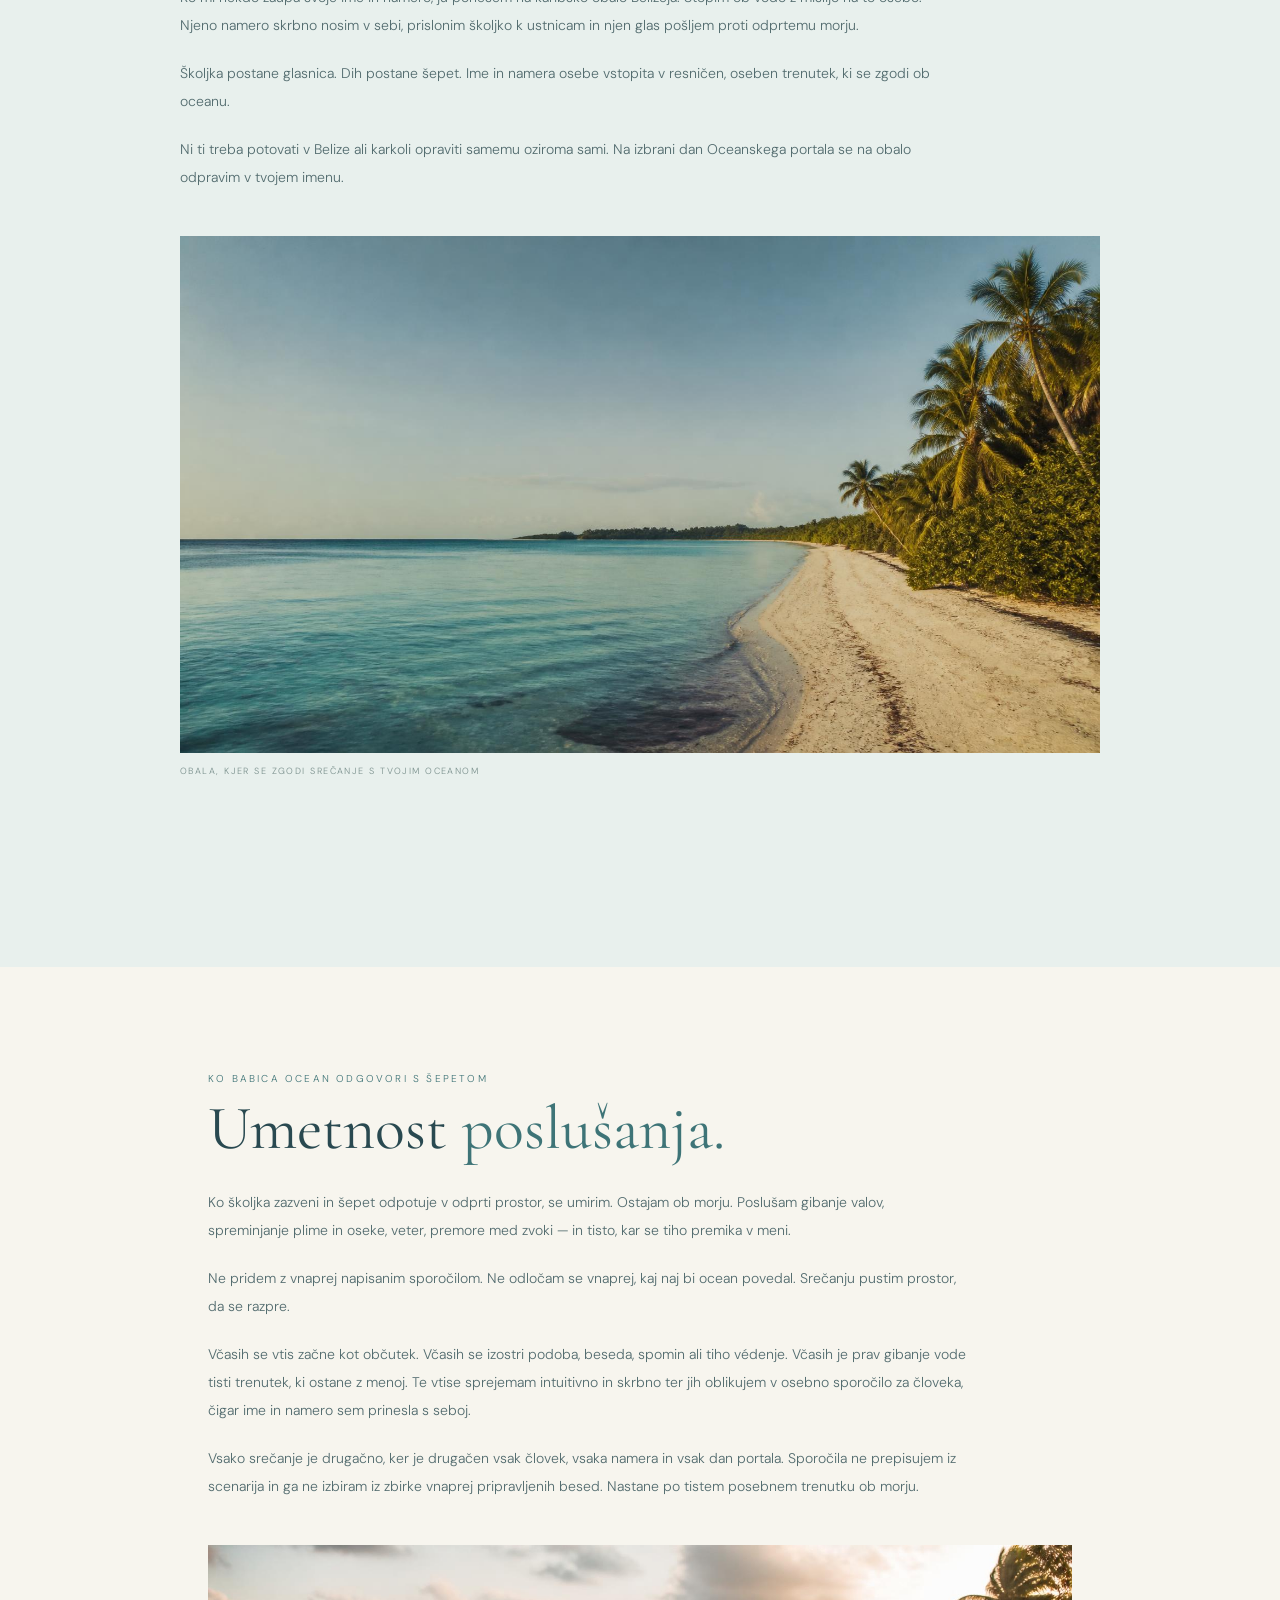
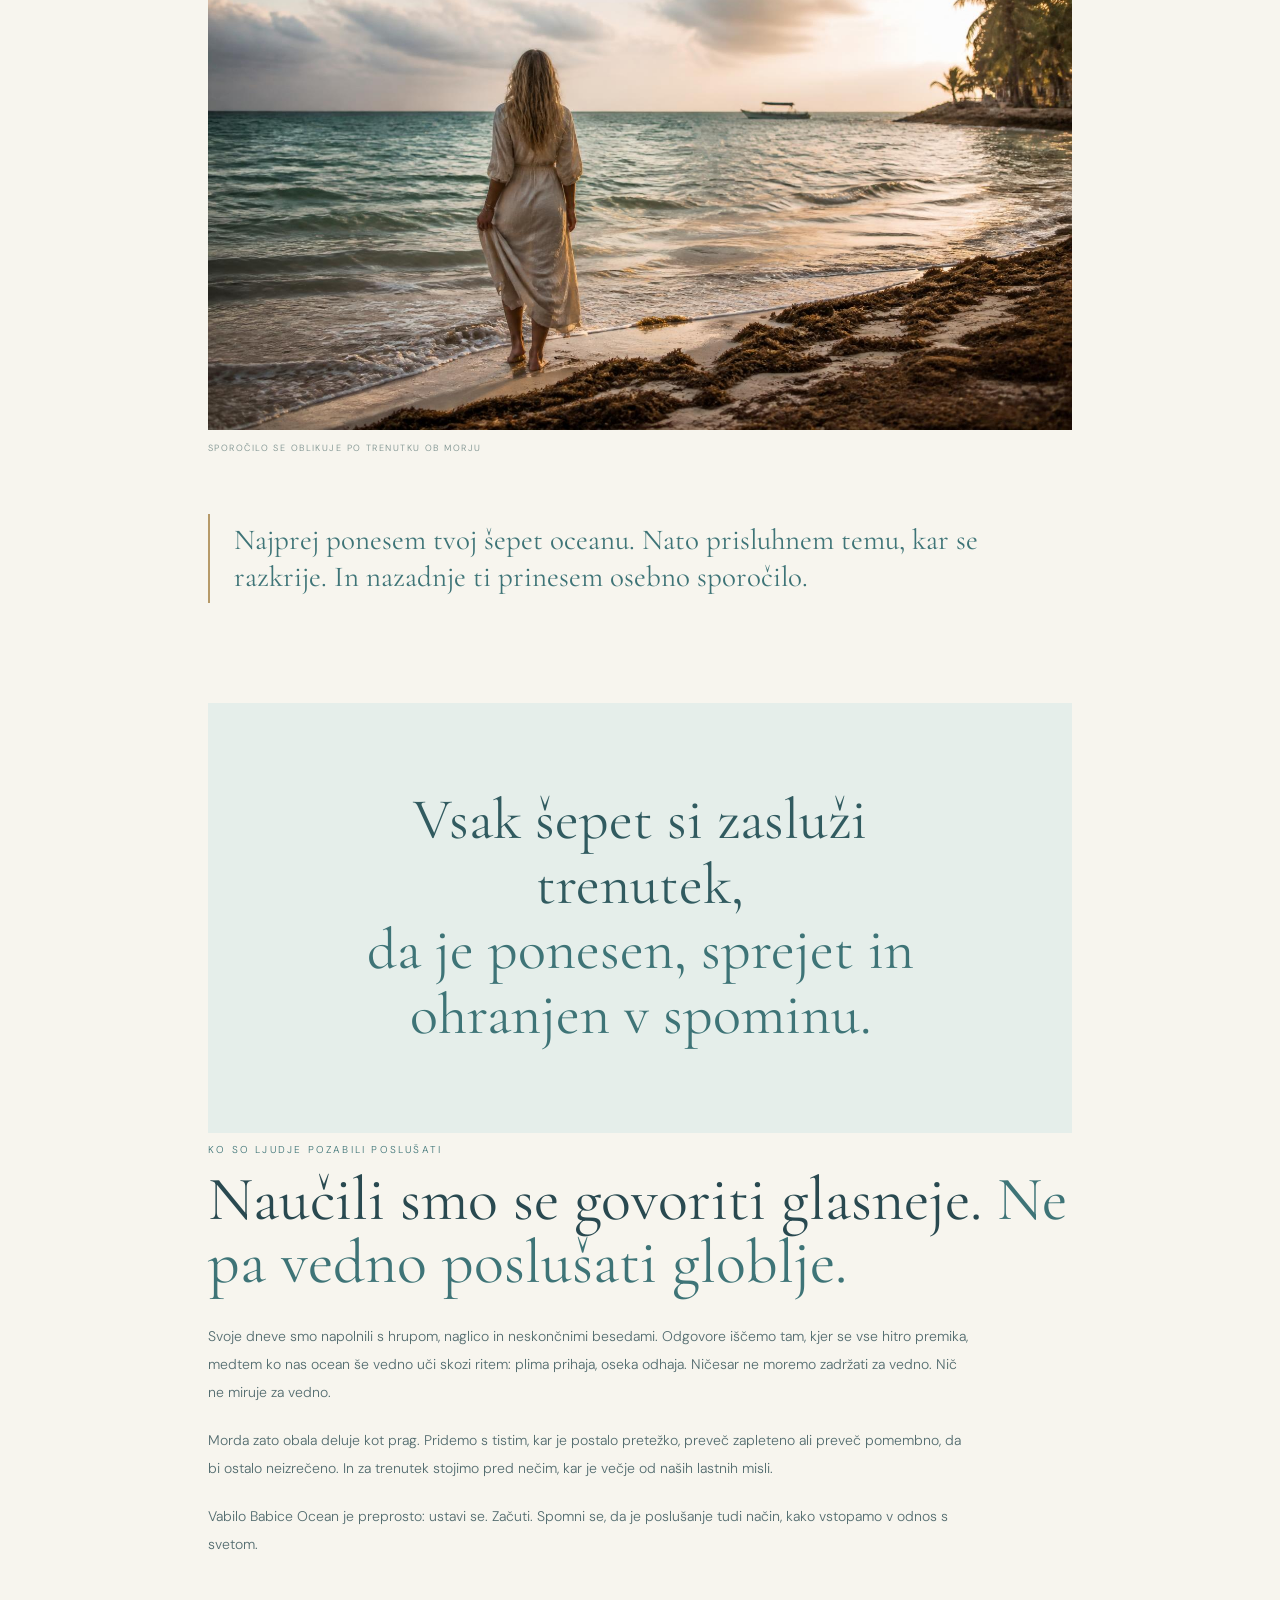
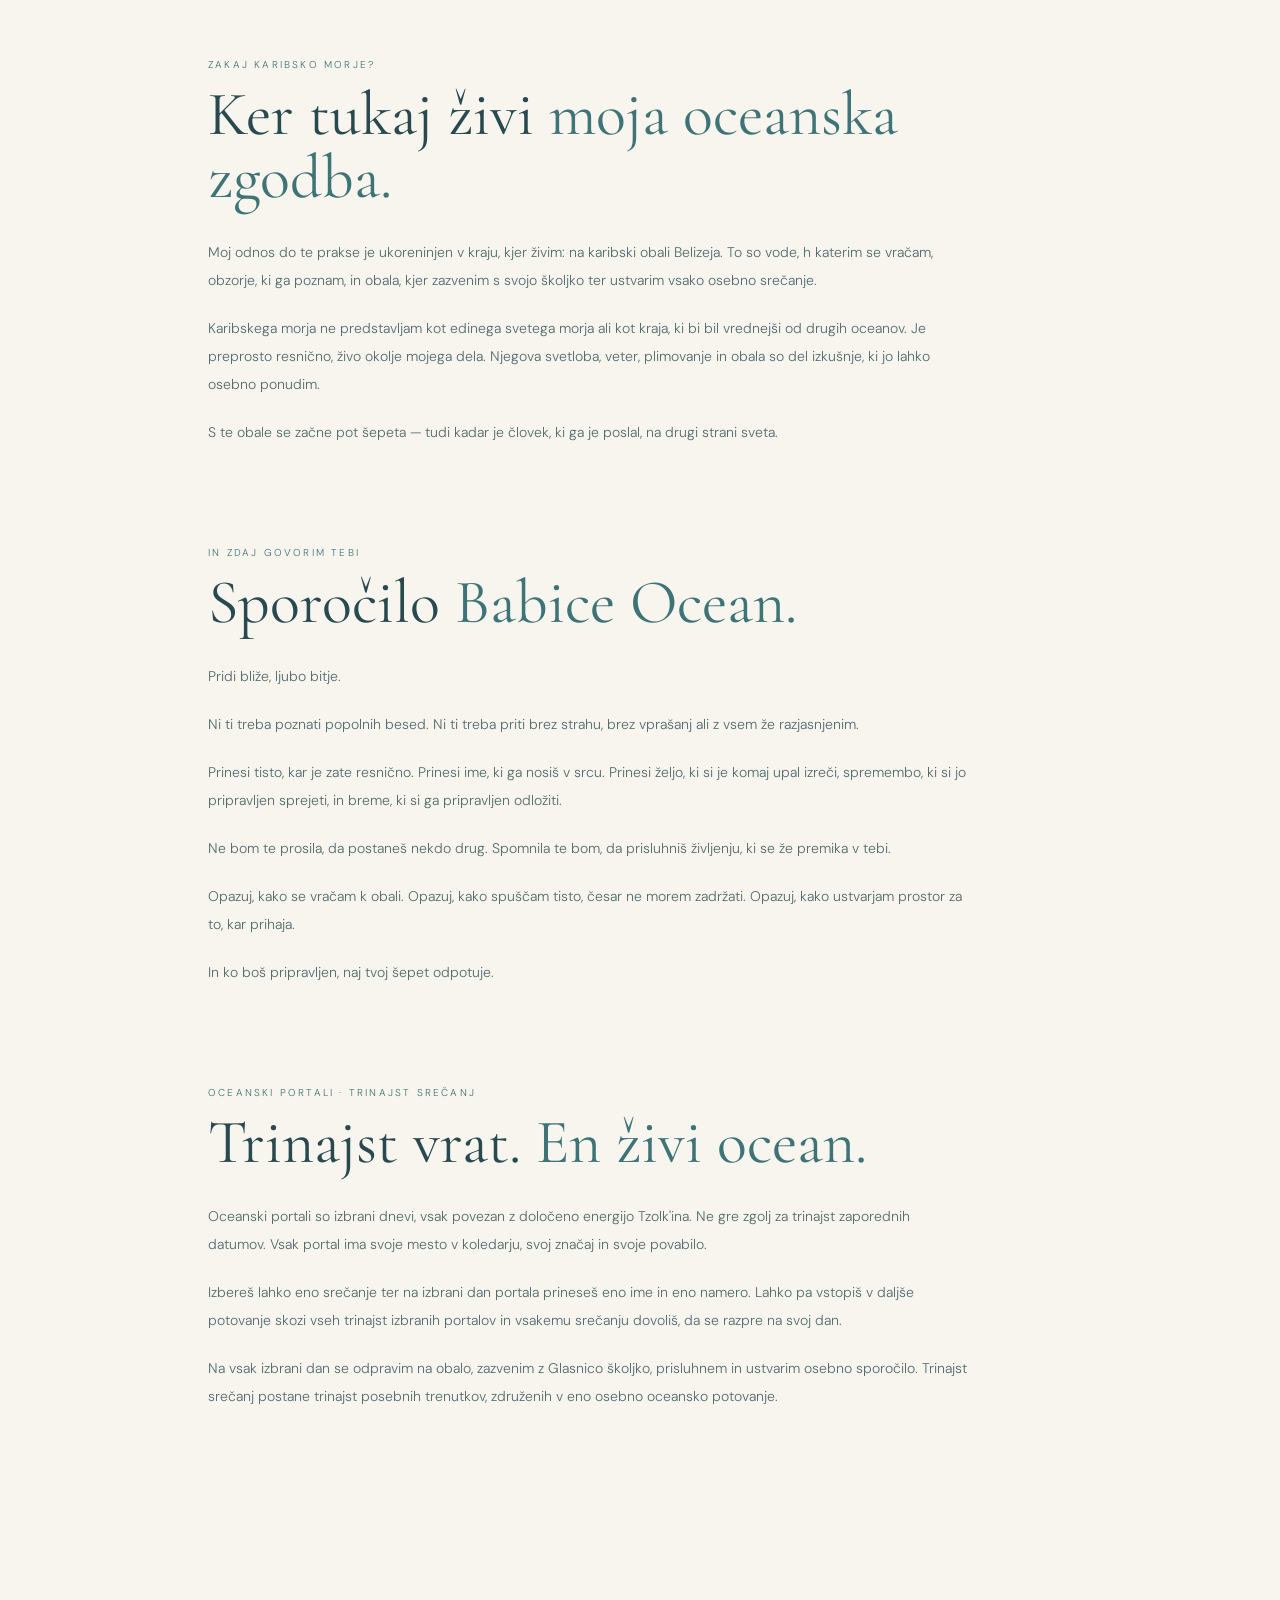
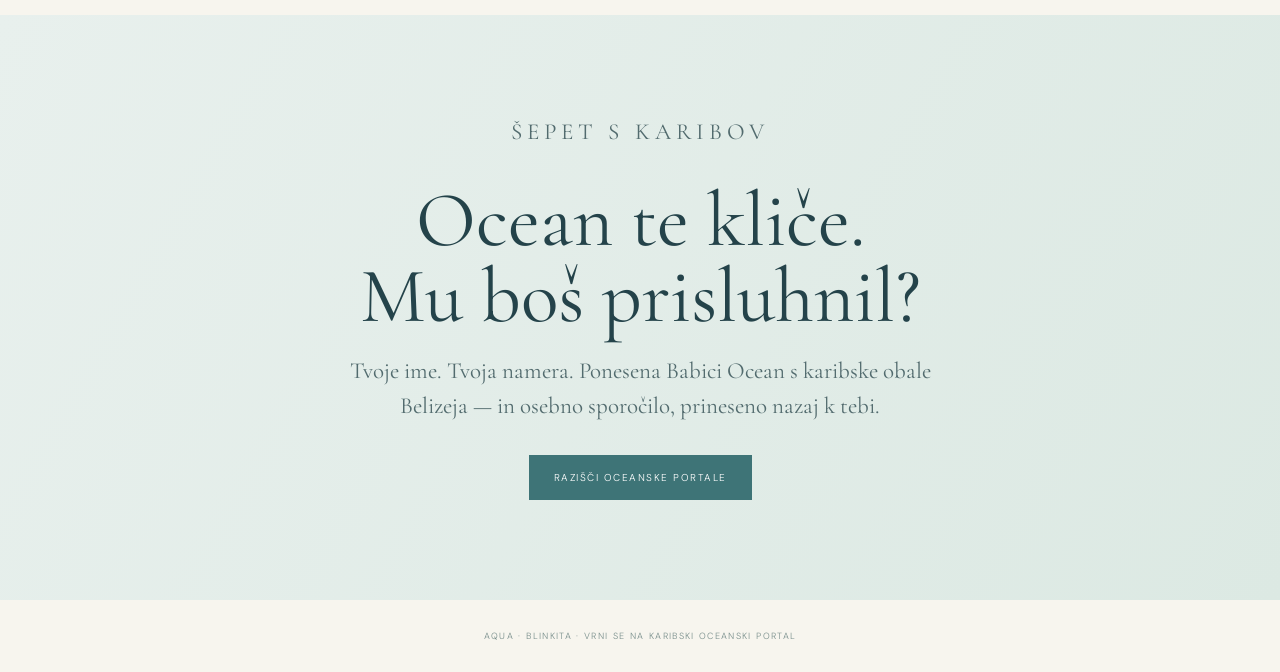
<file: public/grandmother-ocean-sl.html>
﻿<!doctype html>
<html lang="sl">
<head>
<meta charset="utf-8">
<meta name="viewport" content="width=device-width,initial-scale=1">
<title>Legenda Babice Ocean — AQUA · BLINKITA</title>
<meta name="description" content="Živa oceanska legenda o kitih, delfinih, morskih želvah, svetih školjkah in šepetu, ki potuje s karibske obale Belizeja.">
<link rel="preconnect" href="https://fonts.googleapis.com">
<link rel="preconnect" href="https://fonts.gstatic.com" crossorigin>
<link href="https://fonts.googleapis.com/css2?family=Cormorant+Garamond:wght@400;500;600&family=DM+Sans:wght@300;400;500;600&display=swap" rel="stylesheet">
<link rel="stylesheet" href="home.css">
<style>
.legend-page {
  background: var(--cream, #f7f5ee);
  color: var(--ink, #24434a);
  overflow-x: hidden;
  font-family: "DM Sans", sans-serif;
}
.legend-hero {
  min-height: 620px;
  position: relative;
  display: flex;
  align-items: flex-end;
  color: #24434a;
  background:
    linear-gradient(90deg,rgba(231,239,234,.94),rgba(231,239,234,.48) 58%,rgba(231,239,234,.08)),
    url('images/flyers/babica-ocean-flyer-blank-transparent.jpg') center/cover no-repeat;
}
.legend-hero:before {
  content: "";
  position: absolute;
  inset: 0;
  background: linear-gradient(0deg,rgba(231,239,234,.35),transparent 65%);
}
.legend-nav {
  position: absolute;
  z-index: 3;
  top: 0;
  left: 0;
  right: 0;
  min-height: 76px;
  padding: 0 clamp(22px,6vw,90px);
  display: flex;
  justify-content: space-between;
  align-items: center;
  background: rgba(248,247,241,.9);
  border-bottom: 1px solid rgba(83,125,124,.12);
  color: var(--ink);
  font-size: 10px;
  letter-spacing: .15em;
}
.legend-nav a { color: var(--ink); text-decoration: none; }
.legend-hero-copy {
  position: relative;
  z-index: 2;
  max-width: 900px;
  padding: 150px clamp(24px,10vw,150px) 90px;
}
.legend-eyebrow,.legend-kicker {
  font-size: 10px;
  letter-spacing: .22em;
  text-transform: uppercase;
  color: var(--sea-dark,#3e7477);
}
.legend-hero h1 {
  font: 400 clamp(58px,8vw,100px)/.92 "Cormorant Garamond",serif;
  margin: 24px 0;
  color: #294950;
}
.legend-hero h1 em { font-style: normal; color: var(--sea-dark,#3e7477); }
.legend-sub {
  max-width: 570px;
  font: 400 clamp(21px,2.5vw,27px)/1.5 "Cormorant Garamond",serif;
  color: #49676b;
}
.legend-wrap {
  max-width: 920px;
  margin: auto;
  padding: 95px 28px 105px;
}
.legend-section { margin: 0 0 100px; }
.legend-section h2 {
  font: 400 clamp(40px,5.5vw,62px)/1.02 "Cormorant Garamond",serif;
  margin: 12px 0 28px;
  color: #294950;
}
.legend-section h2 em { font-style: normal; color: var(--sea-dark,#3e7477); }
.legend-text {
  max-width: 760px;
  font: 300 14px/2 "DM Sans",sans-serif;
  color: #526b6e;
}
.legend-text p { margin: 0 0 20px; }
.legend-text strong { font-weight: 500; color: #294950; }
.legend-image { margin: 45px 0 60px; }
.legend-image img {
  display: block;
  width: 100%;
  max-height: 560px;
  object-fit: cover;
}
.legend-image figcaption {
  margin-top: 12px;
  font-size: 9px;
  letter-spacing: .16em;
  color: #788e8b;
}
.legend-image.split {
  display: grid;
  grid-template-columns: 1fr 1fr;
  gap: 16px;
}
.legend-image.split img { height: 340px; }
.legend-quote {
  margin: 0;
  padding: 85px 8vw;
  text-align: center;
  background: #e5eeea;
  color: #315b60;
}
.legend-quote p {
  max-width: 900px;
  margin: auto;
  font: 400 clamp(34px,5vw,58px)/1.12 "Cormorant Garamond",serif;
}
.legend-quote em { font-style: normal; color: var(--sea-dark); }
.legend-keepers {
  display: grid;
  grid-template-columns: 1fr 1fr;
  gap: 0 40px;
  margin-top: 35px;
}
.keeper { padding: 25px 0; border-top: 1px solid #d6dfd9; }
.keeper h3 {
  font: 400 30px/1.1 "Cormorant Garamond",serif;
  margin: 0 0 10px;
  color: #3e7477;
}
.keeper p {
  font: 300 13px/1.9 "DM Sans",sans-serif;
  margin: 0;
  color: #526b6e;
}
.legend-dark {
  margin: 0;
  padding: 90px 7vw;
  background: #e8f0ed;
  color: var(--ink);
}
.legend-dark-inner { max-width: 920px; margin: auto; }
.legend-dark .legend-text { color: #526b6e; }
.shell-feature {
  display: grid;
  grid-template-columns: .95fr 1.05fr;
  gap: 42px;
  align-items: center;
  margin: 55px 0;
}
.shell-feature img { width: 100%; height: 470px; object-fit: cover; }
.shell-feature .legend-text { font-size: 14px; }
.legend-callout {
  border-left: 2px solid var(--gold,#b69a69);
  padding: 8px 0 8px 24px;
  margin: 35px 0;
}
.legend-callout p {
  font: 400 29px/1.25 "Cormorant Garamond",serif;
  margin: 0;
  color: #3e7477;
}
.legend-end {
  padding: 100px 7vw;
  text-align: center;
  background: linear-gradient(120deg,#e8f0ed,#dce9e3);
  color: var(--ink);
}
.legend-end h2 {
  font: 400 clamp(48px,7vw,78px)/.98 "Cormorant Garamond",serif;
  max-width: 800px;
  margin: 20px auto;
}
.legend-end p {
  font: 400 23px/1.5 "Cormorant Garamond",serif;
  max-width: 650px;
  margin: 0 auto 32px;
  color: #526b6e;
}
.legend-button {
  display: inline-block;
  padding: 16px 25px;
  background: var(--sea-dark,#3e7477);
  color: white;
  text-decoration: none;
  font-size: 10px;
  letter-spacing: .15em;
}
.legend-footer {
  text-align: center;
  padding: 30px 18px;
  background: var(--cream);
  font-size: 9px;
  letter-spacing: .15em;
  color: #788e8b;
}
.legend-footer a { color: inherit; text-decoration: none; }
@media(max-width:720px) {
  .legend-hero { min-height: 590px; }
  .legend-hero-copy { padding: 140px 7vw 75px; }
  .legend-hero h1 { font-size: 60px; }
  .legend-nav { min-height: 68px; padding: 0 6vw; }
  .legend-nav .back-text { display: none; }
  .legend-wrap { padding: 70px 7vw 80px; }
  .legend-section { margin-bottom: 75px; }
  .legend-keepers,.legend-image.split,.shell-feature { grid-template-columns: 1fr; }
  .legend-image.split img { height: 280px; }
  .shell-feature { gap: 25px; }
  .shell-feature img { height: 350px; }
  .legend-dark { padding: 70px 7vw; }
  .legend-quote { padding: 65px 8vw; }
  .legend-end { padding: 75px 7vw; }
}

/* MARINE LIFE PHOTOGRAPHY */
.legend-keepers {
  display: grid;
  grid-template-columns: repeat(3,minmax(0,1fr));
  gap: 38px 24px;
}
.keeper {
  padding: 0;
  border: 0;
}
.keeper-photo {
  display: block;
  width: 100%;
  height: 225px;
  object-fit: cover;
  margin-bottom: 20px;
}
.keeper h3 {
  font-size: 29px;
  margin-bottom: 10px;
}
@media(max-width:720px) {
  .legend-keepers {
    grid-template-columns: repeat(2,minmax(0,1fr));
    gap: 28px 16px;
  }
  .keeper-photo { height: 165px; }
  .keeper h3 { font-size: 25px; }
}
@media(max-width:420px) {
  .legend-keepers { grid-template-columns: 1fr; }
  .keeper-photo { height: 230px; }
}
</style>
</head>
<body class="legend-page">
<div class="noise"></div>
<header class="legend-hero">
  <nav class="legend-nav">
  <a href="index.html?lang=sl#journey">AQUA <span style="color:#c9b27a">·</span> BLINKITA</a>
  <span style="display:flex;gap:22px;align-items:center">
    <a href="grandmother-ocean.html?lang=en">EN</a>
    <a href="index.html?lang=sl#journey">← <span class="back-text">NAZAJ K OCEANSKEMU PORTALU</span></a>
  </span>
</nav>
  <div class="legend-hero-copy">
    <p class="legend-eyebrow">ŽIVA LEGENDA · GLAS IZ ZAČETKA</p>
    <h1>LEGENDA<br><em>BABICE<br>OCEAN.</em></h1>
    <p class="legend-sub">Zgodba o pradavnih vodah, varuhih njenega živega kraljestva in sveti školjki, ki človeški šepet ponese čez morje.</p>
  </div>
</header>
<main class="legend-wrap">
  <section class="legend-section">
    <p class="legend-kicker">PRED ZAČETKOM</p>
    <h2>Preden je obstajal začetek, <em>je obstajala voda.</em></h2>
    <div class="legend-text">
      <p>Preden so prvi koraki prečkali kopno, preden je bilo izgovorjeno prvo ime in preden je kdorkoli potegnil črto med enim in drugim obrežjem, je obstajala velika voda.</p>
      <p>Neskončna, gibljiva, dihajoča. Včasih nežna kot uspavanka. Včasih mogočna onkraj vseh človeških meril. V sebi je nosila spomin dežja, rek, zvezd in vsega življenja, ki se bo nekega dne dvignilo iz njenih globin.</p>
      <p>V tej živi zgodbi jo imenujemo <strong>Babica Ocean</strong> — ne zato, ker bi morje pripadalo enemu imenu ali eni tradiciji, temveč zato, ker ocean lahko občutimo kot prisotnost pradavne modrosti: dovolj prostrano, da sprejme naša vprašanja, dovolj potrpežljivo, da sprejme naš molk, in vedno v gibanju.</p>
      <p>Ne govori tako, kot govorijo ljudje. Njen jezik so plima in tokovi, sol in veter, lesket svetlobe pod gladino ter dolgi ritem valov, ki se vračajo k obali.</p>
    </div>
    <figure class="legend-image"><img src="images/1-caribbeanshorline.jpg" alt="The Caribbean Sea reaching the shore in Belize"><figcaption>KARIBSKO MORJE · OBALA BELIZEJA</figcaption></figure>
  </section>

  <div class="legend-quote"><p>Ni tiho.<br><em>Le mi smo postali tujci jeziku vode.</em></p></div>

  <section class="legend-section">
    <p class="legend-kicker">VARUHI NJENEGA ŽIVEGA KRALJESTVA</p>
    <h2>Mnoga življenja. <em>En sam veliki ocean.</em></h2>
    <div class="legend-text">
      <p>Babica Ocean nikoli ni prazna. Njeno kraljestvo je živa tapiserija, stkana iz bitij, ki jih lahko opazujemo že od daleč, in takšnih, ki so tako majhna, da izginejo v zrnu peska. Vsako življenje ima svoje mesto v velikem gibanju morja.</p>
    </div>
    <div class="legend-keepers">
      <article class="keeper"><img class="keeper-photo" src="images/marine/whale.jpg" alt="Kiti" loading="lazy"><h3>Kiti · Varuhi pradavne pesmi</h3><p>Kiti prek neizmernih razdalj pošiljajo svoje globoke klice skozi vodo. V tej legendi so njihove pesmi najstarejši spomin oceana — opomin, da zvok lahko potuje tja, kamor pogled ne seže.</p></article>
      <article class="keeper"><img class="keeper-photo" src="images/marine/dolphins.jpg" alt="Delfini" loading="lazy"><h3>Delfini · Glasniki radosti</h3><p>Igrivi, radovedni in izjemno uglašeni drug z drugim se delfini premikajo skozi valove kot bliski žive svetlobe. Spominjajo nas, da je povezanost lahko inteligentna, radostna in svobodna.</p></article>
      <article class="keeper"><img class="keeper-photo" src="images/marine/turtle.jpg" alt="Morske želve" loading="lazy"><h3>Morske želve · Varuhinje poti domov</h3><p>Po odprtem morju morske želve potujejo z izjemnim občutkom za smer. Njihova dolga potovanja nosijo zgodbo vračanja: nagon, da najdejo kraj, kjer se je začelo življenje.</p></article>
      <article class="keeper"><img class="keeper-photo" src="images/marine/manta.jpg" alt="Mante" loading="lazy"><h3>Mante · Krila globin</h3><p>S širokimi, lahkotnimi krili mante drsijo skozi modrino. So tihe plesalke globin, ki nas učijo umetnosti gibanja s tokom, namesto bojevanja proti njemu.</p></article>
      <article class="keeper"><img class="keeper-photo" src="images/marine/coral.jpg" alt="Koralni vrtovi" loading="lazy"><h3>Koralni vrtovi · Živa mesta</h3><p>Koralni grebeni niso kamniti vrtovi, temveč žive skupnosti. Med njihovimi razvejanimi strukturami najde zavetje nešteto oblik življenja. Spominjajo nas, da lahko skozi povezanost zacveti cel svet.</p></article>
      <article class="keeper"><img class="keeper-photo" src="images/marine/seahorse.jpg" alt="Mali varuhi" loading="lazy"><h3>Mali varuhi · Nevidna mreža življenja</h3><p>Morski konjički, drobne ribice, raki, morske zvezde, školjke, plankton in morske ptice so vsi del velike mreže življenja. Čudežnost oceana se ne meri po velikosti. Tudi najmanjše življenje soustvarja celoto.</p></article>
    </div>
    <figure class="legend-image"><img src="images/6-water-close-up.jpg" alt="Light and movement on the Caribbean water"><figcaption>ŽIVA POVRŠINA · SVETLOBA, TOK IN GIBANJE</figcaption></figure>
  </section>

  <section class="legend-section">
    <p class="legend-kicker">OCEANSKE ŠKOLJKE · KRISTALI MORJA</p>
    <h2>Majhni domovi, ki jih oblikuje <em>velika voda.</em></h2>
    <div class="legend-text">
      <p>Školjka je najprej del zgodbe živega bitja. Raste skupaj s svojim ustvarjalcem, plast za plastjo, oblikujejo jo hranila, čas in razmere v morju. Ko bitja ni več, lahko školjka ostane — nežna arhitektura, ki jo za seboj pusti življenje.</p>
      <p>Nekatere se spiralno odpirajo navzven. Druge se razprejo kot pahljače. Ene so gladke kot porcelan, druge nosijo grebene, vzorce in barve, v katerih se zdi, da je ujet spomin koralnega grebena.</p>
      <p>V jeziku te legende so školjke <strong>kristali morja</strong> — ne zato, ker bi bile vse mineralni kristali, temveč zato, ker ohranjajo vidno sled življenja, ki je nekoč prebivalo v vodi. Njihove spirale nas vabijo, da se spomnimo rasti, zaščite, doma in poti nenehnega nastajanja.</p>
    </div>
    <figure class="legend-image split"><img src="images/3-shell-messenger.jpg" alt="A shell beside the Caribbean shore"><img src="images/4-hand-shell-water.jpg" alt="A shell held above the water"></figure>
  </section>
</main>

<section class="legend-dark">
  <div class="legend-dark-inner">
    <section class="legend-section">
      <p class="legend-kicker">SVETA ŠKOLJKA · IZVORNI ZVOK STVARJENJA</p>
      <h2>Pred besedami <em>je obstajal zvok.</em></h2>
      <div class="legend-text">
        <p>Preden je jezik dal mislim obliko, je obstajal dih. Obstajalo je nihanje. Obstajal je globoki utrip bivanja — zvok vetra, ki potuje skozi svet, vode, ki se sreča s kamnom, in glasu, ki kliče čez daljavo.</p>
        <p>Ko školjka postane sveto glasbilo, njena naravna oblika postane prostor za dih. Vanjo vstopi človeški dih in iz nje se rodi globok, odmeven ton. To ni beseda in ni je treba prevajati. Je vibracija, podarjena odprtemu prostoru.</p>
        <p>Tukaj, v poetičnem jeziku AQUA BLINKITA, ta zvok imenujemo <strong>Izvorni zvok stvarjenja</strong> — ime za občutek, da se lahko skozi en sam dih premakne nekaj pradavninskega in brezbesednega.</p>
      </div>
      <div class="shell-feature">
        <img src="images/3-shell-messenger.jpg" alt="The shell messenger at the Caribbean shore">
        <div class="legend-text">
          <p class="legend-kicker">CASITA CORNUTA · GLASNICA ŠKOLJKA</p>
          <p>Moja <strong>Casita Cornuta</strong> je 26 centimetrov velika oceanska školjka, preoblikovana v sveto glasbilo. Ko jo prislonim k ustnicam in ji podarim dih, njen ton odpotuje nad karibske vode.</p>
          <p>Postala je srce moje oceanske prakse: srečanje diha, školjke, morja in namere. Zvok, ki ponese tisto, česar običajne besede včasih ne zmorejo zaobjeti.</p>
          <div class="legend-callout"><p>Tvoje ime. Tvoja namera. En dih, ki odpotuje čez vodo.</p></div>
        </div>
      </div>
    </section>

    <section class="legend-section">
      <p class="legend-kicker">ŠEPET BABICI OCEAN</p>
      <h2>Tvoj šepet ponesem <em>na Karibe.</em></h2>
      <div class="legend-text">
        <p>Ko mi nekdo zaupa svoje ime in namero, ju ponesem na karibsko obalo Belizeja. Stopim ob vodo z mislijo na to osebo. Njeno namero skrbno nosim v sebi, prislonim školjko k ustnicam in njen glas pošljem proti odprtemu morju.</p>
        <p>Školjka postane glasnica. Dih postane šepet. Ime in namera osebe vstopita v resničen, oseben trenutek, ki se zgodi ob oceanu.</p>
        <p>Ni ti treba potovati v Belize ali karkoli opraviti samemu oziroma sami. Na izbrani dan Oceanskega portala se na obalo odpravim v tvojem imenu.</p>
      </div>
      <figure class="legend-image"><img src="images/5-caribbean-shoreline.jpg" alt="A quiet Caribbean shoreline in Belize"><figcaption>OBALA, KJER SE ZGODI SREČANJE S TVOJIM OCEANOM</figcaption></figure>
    </section>
  </div>
</section>

<main class="legend-wrap">
  <section class="legend-section">
    <p class="legend-kicker">KO BABICA OCEAN ODGOVORI S ŠEPETOM</p>
    <h2>Umetnost <em>poslušanja.</em></h2>
    <div class="legend-text">
      <p>Ko školjka zazveni in šepet odpotuje v odprti prostor, se umirim. Ostajam ob morju. Poslušam gibanje valov, spreminjanje plime in oseke, veter, premore med zvoki — in tisto, kar se tiho premika v meni.</p>
      <p>Ne pridem z vnaprej napisanim sporočilom. Ne odločam se vnaprej, kaj naj bi ocean povedal. Srečanju pustim prostor, da se razpre.</p>
      <p>Včasih se vtis začne kot občutek. Včasih se izostri podoba, beseda, spomin ali tiho védenje. Včasih je prav gibanje vode tisti trenutek, ki ostane z menoj. Te vtise sprejemam intuitivno in skrbno ter jih oblikujem v osebno sporočilo za človeka, čigar ime in namero sem prinesla s seboj.</p>
      <p>Vsako srečanje je drugačno, ker je drugačen vsak človek, vsaka namera in vsak dan portala. Sporočila ne prepisujem iz scenarija in ga ne izbiram iz zbirke vnaprej pripravljenih besed. Nastane po tistem posebnem trenutku ob morju.</p>
    </div>
    <figure class="legend-image"><img src="images/8-ocean-message.jpg" alt="A personal ocean message from the Caribbean shore"><figcaption>SPOROČILO SE OBLIKUJE PO TRENUTKU OB MORJU</figcaption></figure>
    <div class="legend-callout"><p>Najprej ponesem tvoj šepet oceanu. Nato prisluhnem temu, kar se razkrije. In nazadnje ti prinesem osebno sporočilo.</p></div>
  </section>

  <div class="legend-quote"><p>Vsak šepet si zasluži trenutek,<br><em>da je ponesen, sprejet in ohranjen v spominu.</em></p></div>

  <section class="legend-section">
    <p class="legend-kicker">KO SO LJUDJE POZABILI POSLUŠATI</p>
    <h2>Naučili smo se govoriti glasneje. <em>Ne pa vedno poslušati globlje.</em></h2>
    <div class="legend-text">
      <p>Svoje dneve smo napolnili s hrupom, naglico in neskončnimi besedami. Odgovore iščemo tam, kjer se vse hitro premika, medtem ko nas ocean še vedno uči skozi ritem: plima prihaja, oseka odhaja. Ničesar ne moremo zadržati za vedno. Nič ne miruje za vedno.</p>
      <p>Morda zato obala deluje kot prag. Pridemo s tistim, kar je postalo pretežko, preveč zapleteno ali preveč pomembno, da bi ostalo neizrečeno. In za trenutek stojimo pred nečim, kar je večje od naših lastnih misli.</p>
      <p>Vabilo Babice Ocean je preprosto: ustavi se. Začuti. Spomni se, da je poslušanje tudi način, kako vstopamo v odnos s svetom.</p>
    </div>
  </section>

  <section class="legend-section">
    <p class="legend-kicker">ZAKAJ KARIBSKO MORJE?</p>
    <h2>Ker tukaj živi <em>moja oceanska zgodba.</em></h2>
    <div class="legend-text">
      <p>Moj odnos do te prakse je ukoreninjen v kraju, kjer živim: na karibski obali Belizeja. To so vode, h katerim se vračam, obzorje, ki ga poznam, in obala, kjer zazvenim s svojo školjko ter ustvarim vsako osebno srečanje.</p>
      <p>Karibskega morja ne predstavljam kot edinega svetega morja ali kot kraja, ki bi bil vrednejši od drugih oceanov. Je preprosto resnično, živo okolje mojega dela. Njegova svetloba, veter, plimovanje in obala so del izkušnje, ki jo lahko osebno ponudim.</p>
      <p>S te obale se začne pot šepeta — tudi kadar je človek, ki ga je poslal, na drugi strani sveta.</p>
    </div>
  </section>

  <section class="legend-section">
    <p class="legend-kicker">IN ZDAJ GOVORIM TEBI</p>
    <h2>Sporočilo <em>Babice Ocean.</em></h2>
    <div class="legend-text">
      <p>Pridi bliže, ljubo bitje.</p>
      <p>Ni ti treba poznati popolnih besed. Ni ti treba priti brez strahu, brez vprašanj ali z vsem že razjasnjenim.</p>
      <p>Prinesi tisto, kar je zate resnično. Prinesi ime, ki ga nosiš v srcu. Prinesi željo, ki si je komaj upal izreči, spremembo, ki si jo pripravljen sprejeti, in breme, ki si ga pripravljen odložiti.</p>
      <p>Ne bom te prosila, da postaneš nekdo drug. Spomnila te bom, da prisluhniš življenju, ki se že premika v tebi.</p>
      <p>Opazuj, kako se vračam k obali. Opazuj, kako spuščam tisto, česar ne morem zadržati. Opazuj, kako ustvarjam prostor za to, kar prihaja.</p>
      <p>In ko boš pripravljen, naj tvoj šepet odpotuje.</p>
    </div>
  </section>

  <section class="legend-section">
    <p class="legend-kicker">OCEANSKI PORTALI · TRINAJST SREČANJ</p>
    <h2>Trinajst vrat. <em>En živi ocean.</em></h2>
    <div class="legend-text">
      <p>Oceanski portali so izbrani dnevi, vsak povezan z določeno energijo Tzolk'ina. Ne gre zgolj za trinajst zaporednih datumov. Vsak portal ima svoje mesto v koledarju, svoj značaj in svoje povabilo.</p>
      <p>Izbereš lahko eno srečanje ter na izbrani dan portala prineseš eno ime in eno namero. Lahko pa vstopiš v daljše potovanje skozi vseh trinajst izbranih portalov in vsakemu srečanju dovoliš, da se razpre na svoj dan.</p>
      <p>Na vsak izbrani dan se odpravim na obalo, zazvenim z Glasnico školjko, prisluhnem in ustvarim osebno sporočilo. Trinajst srečanj postane trinajst posebnih trenutkov, združenih v eno osebno oceansko potovanje.</p>
    </div>
  </section>
</main>

<section class="legend-end">
  <p class="legend-eyebrow">ŠEPET S KARIBOV</p>
  <h2>Ocean te kliče.<br>Mu boš prisluhnil?</h2>
  <p>Tvoje ime. Tvoja namera. Ponesena Babici Ocean s karibske obale Belizeja — in osebno sporočilo, prineseno nazaj k tebi.</p>
  <a class="legend-button" href="index.html?lang=sl#portals">RAZIŠČI OCEANSKE PORTALE</a>
</section>
<footer class="legend-footer">AQUA · BLINKITA · <a href="index.html?lang=sl#journey">VRNI SE NA KARIBSKI OCEANSKI PORTAL</a></footer>
</body>
</html>
</file>
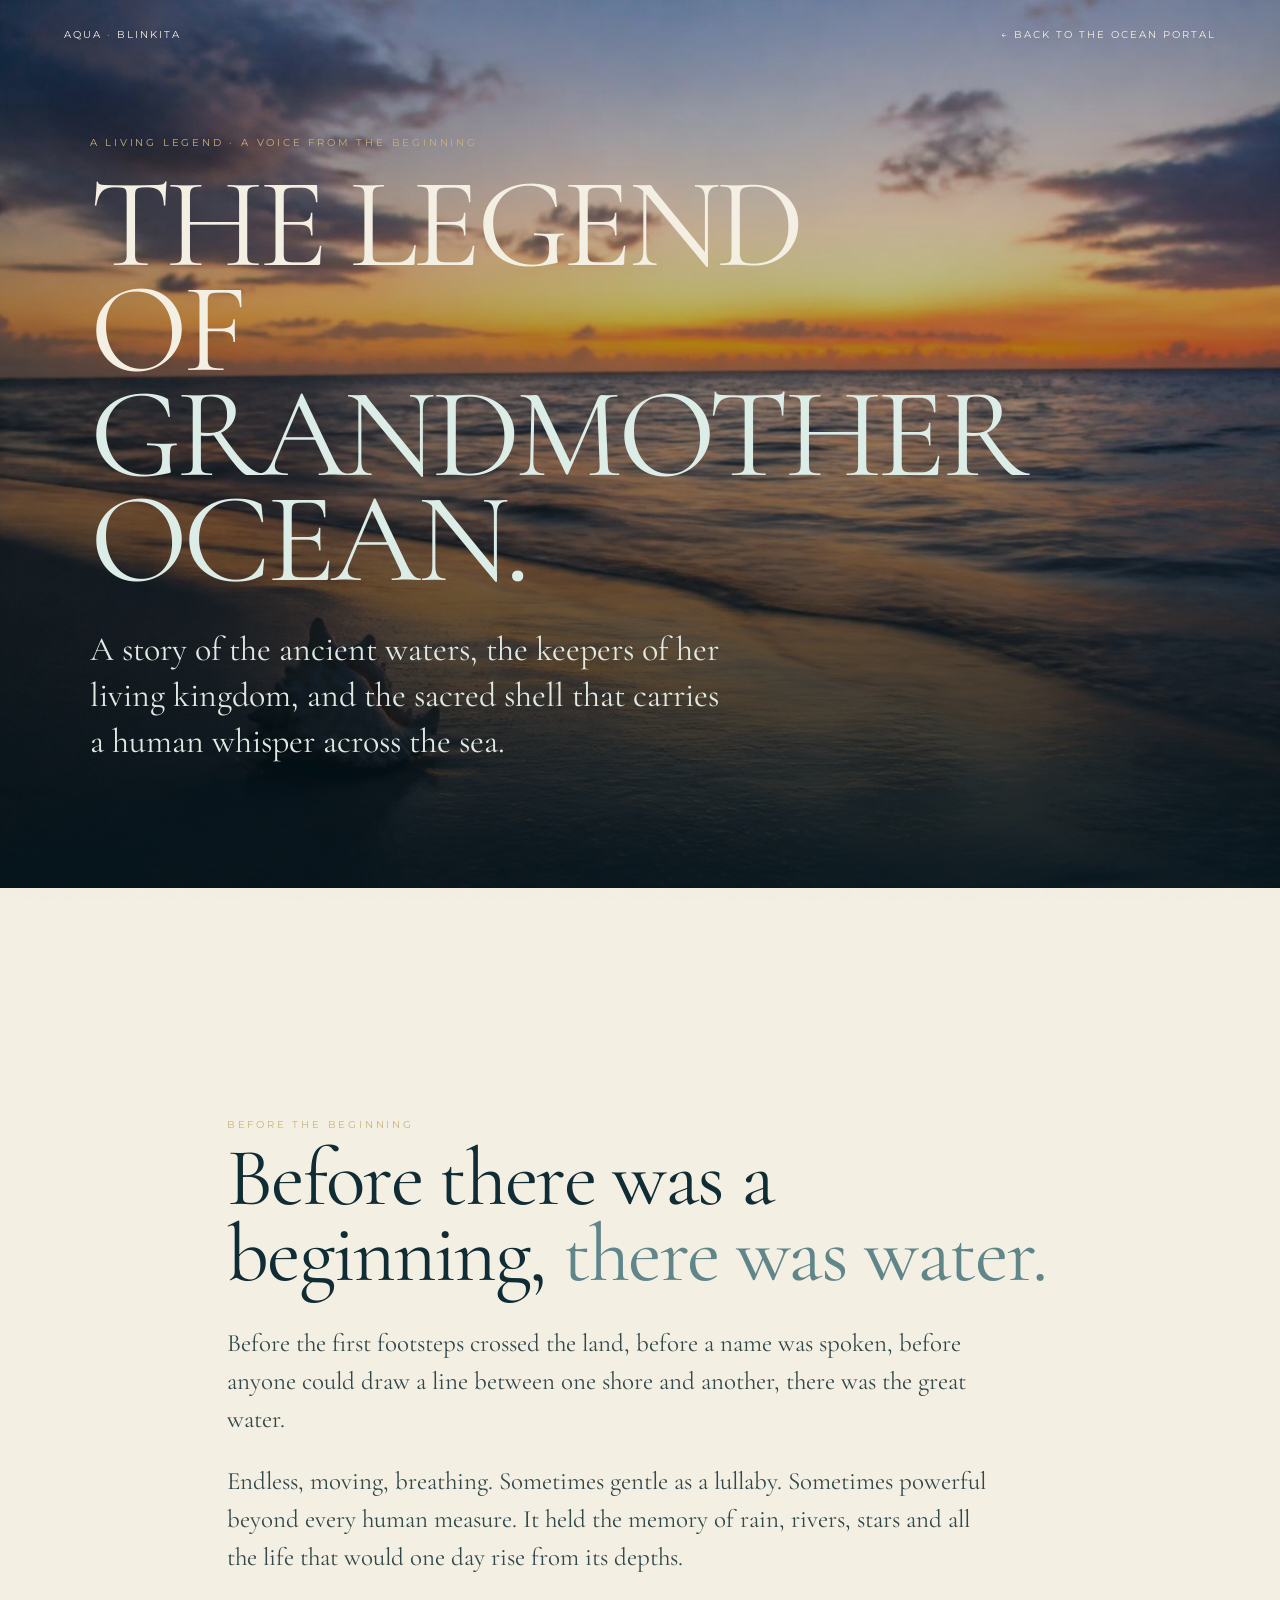
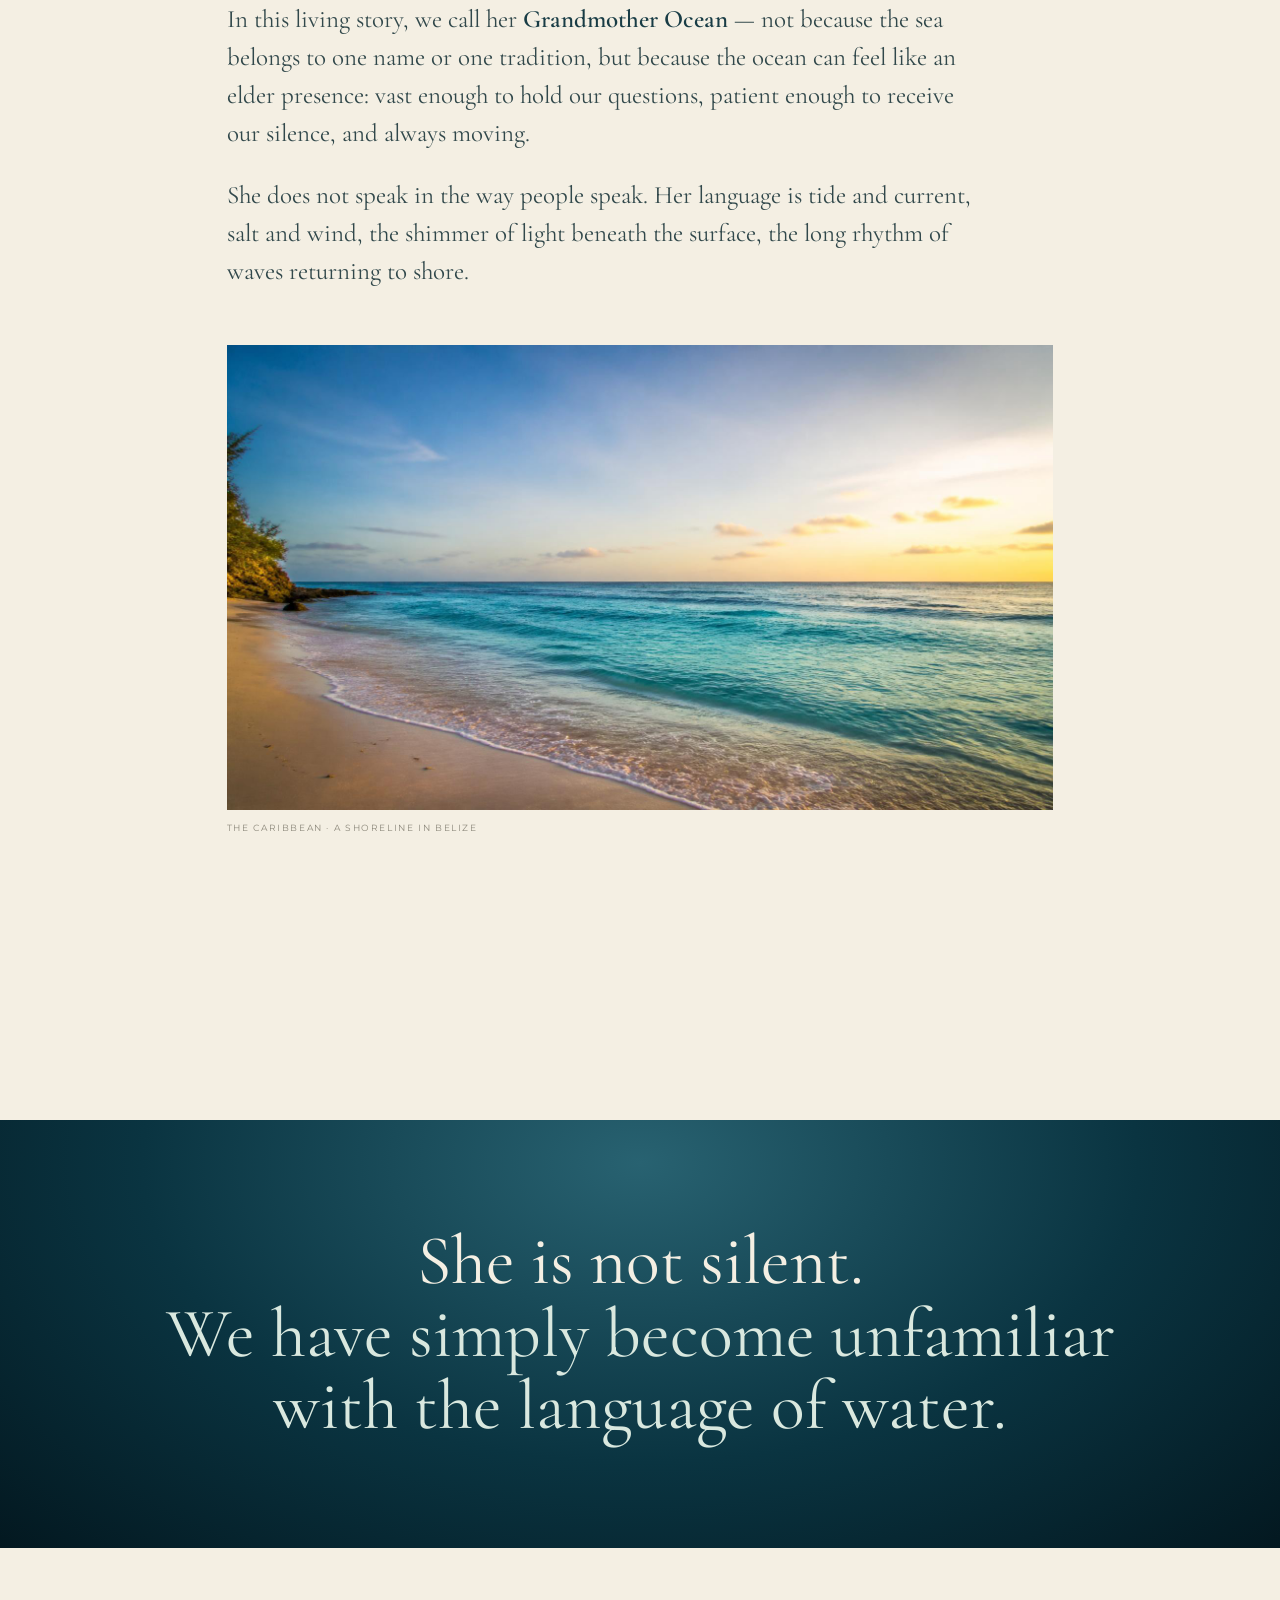
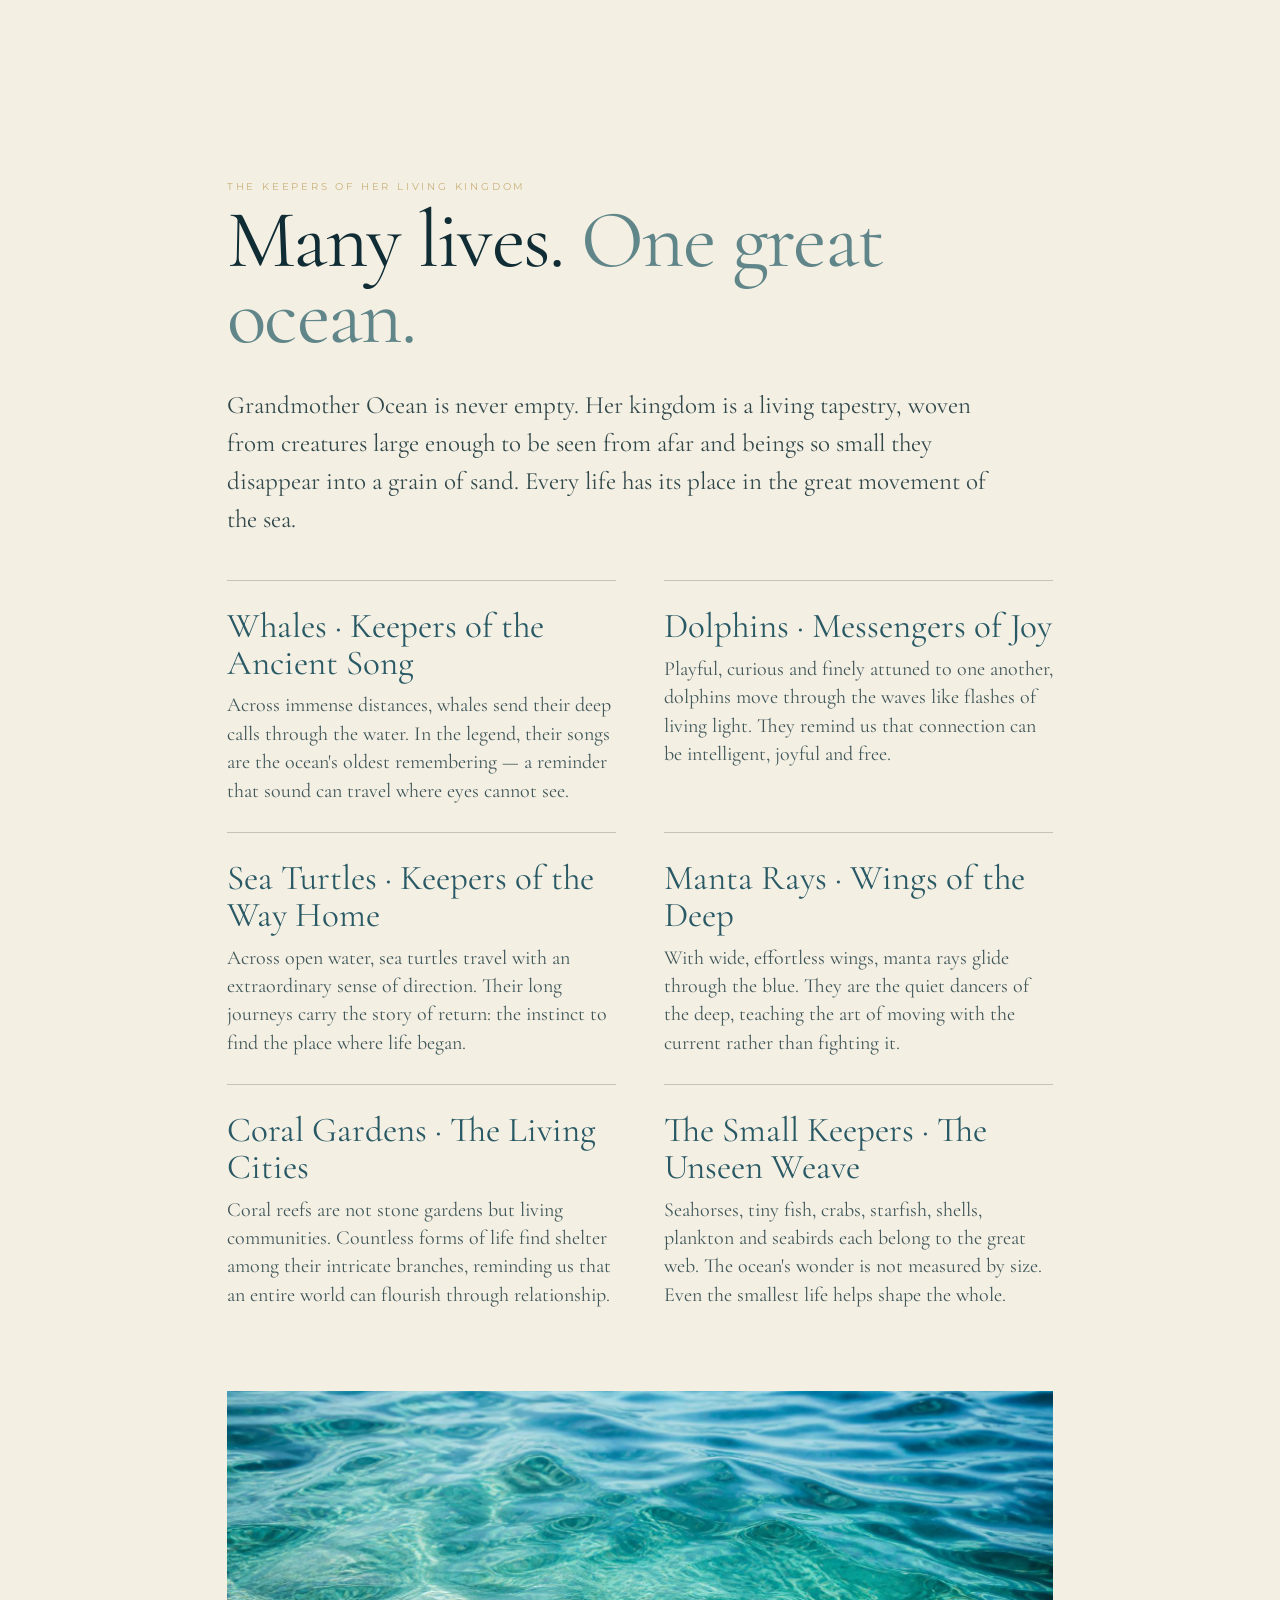
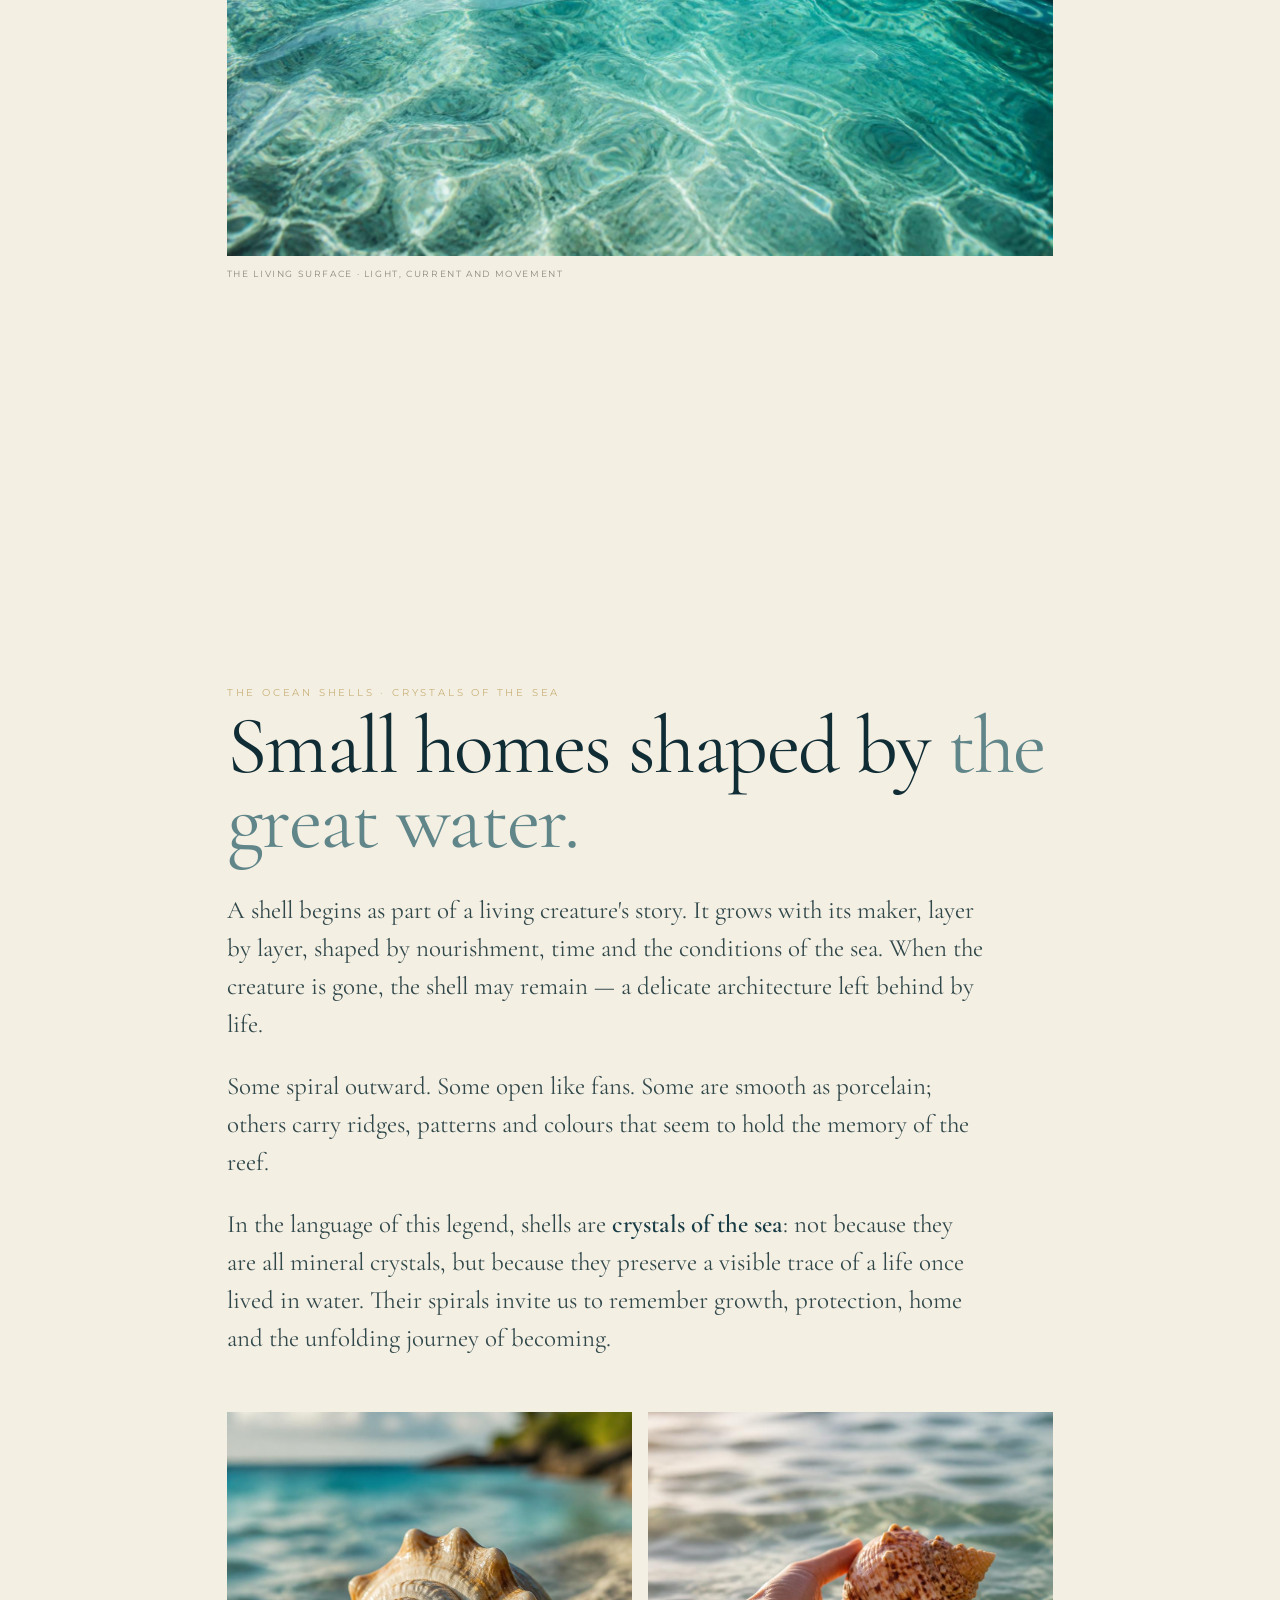
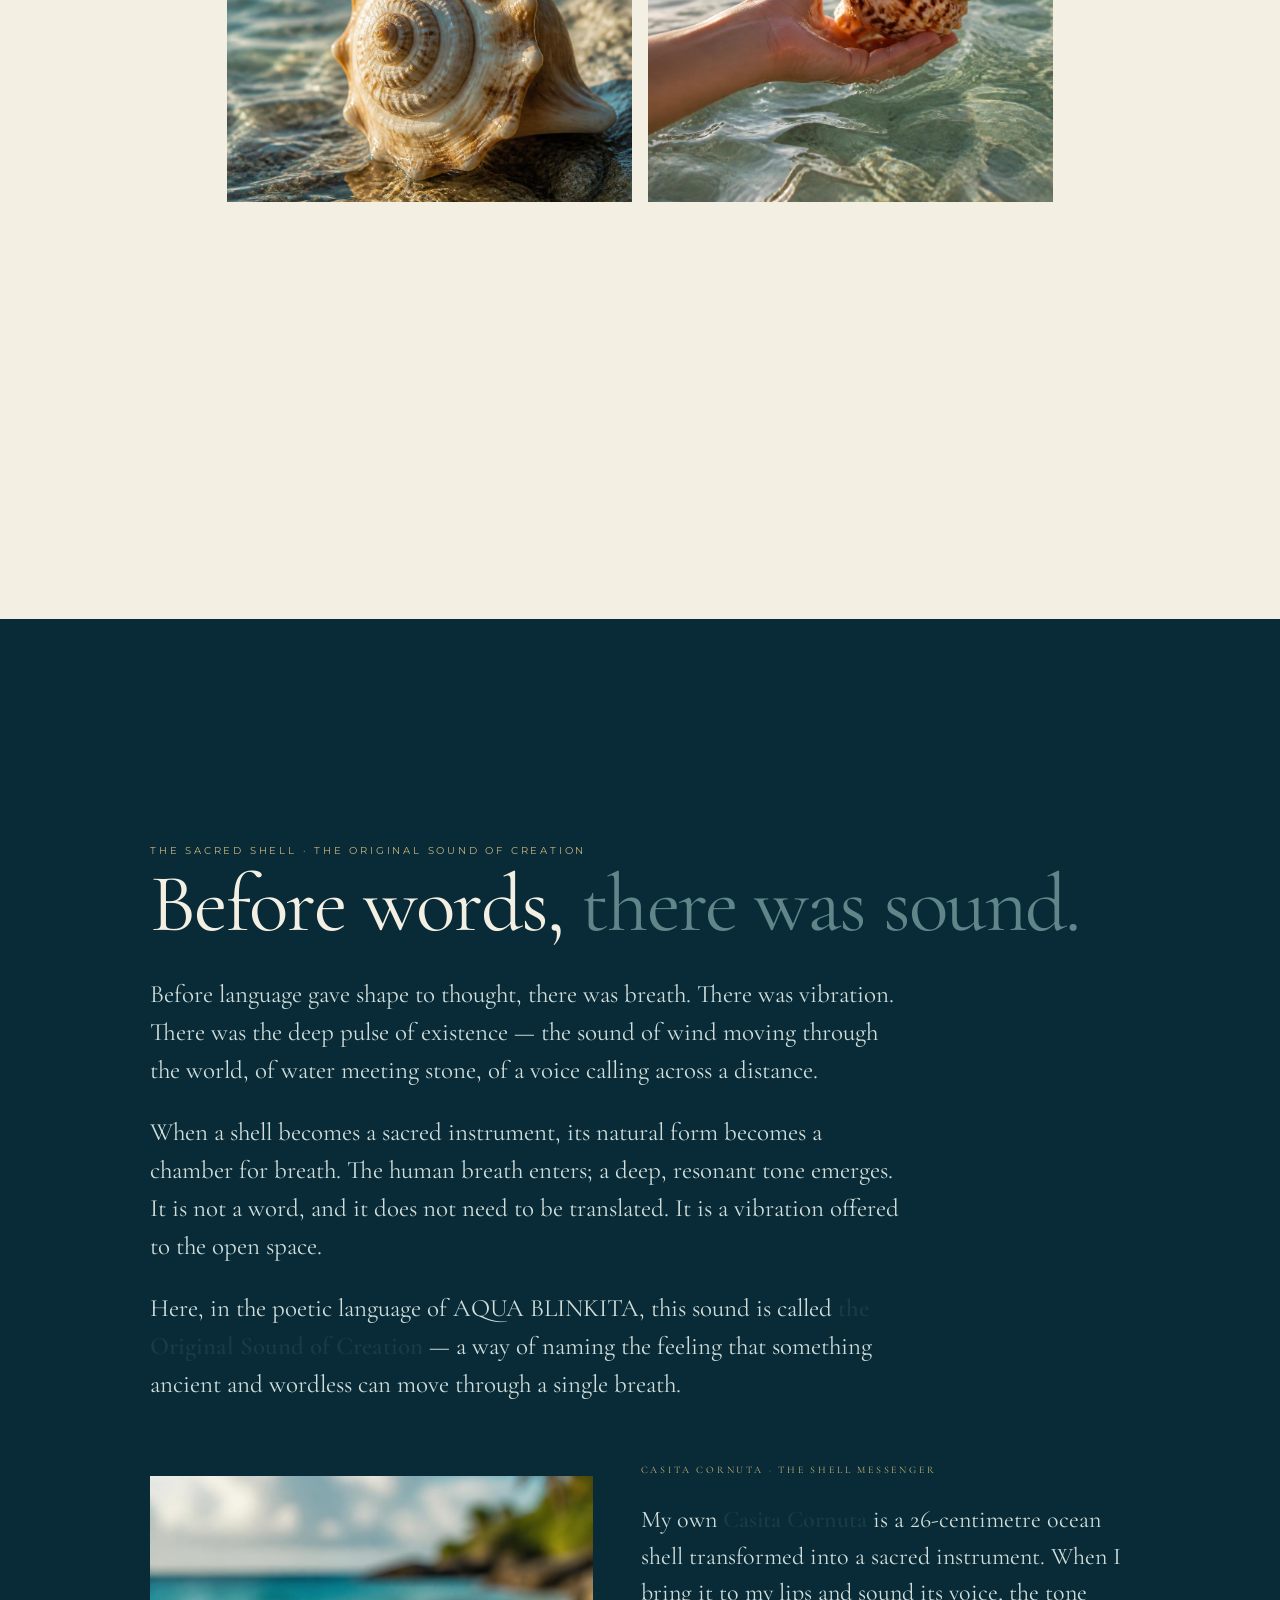
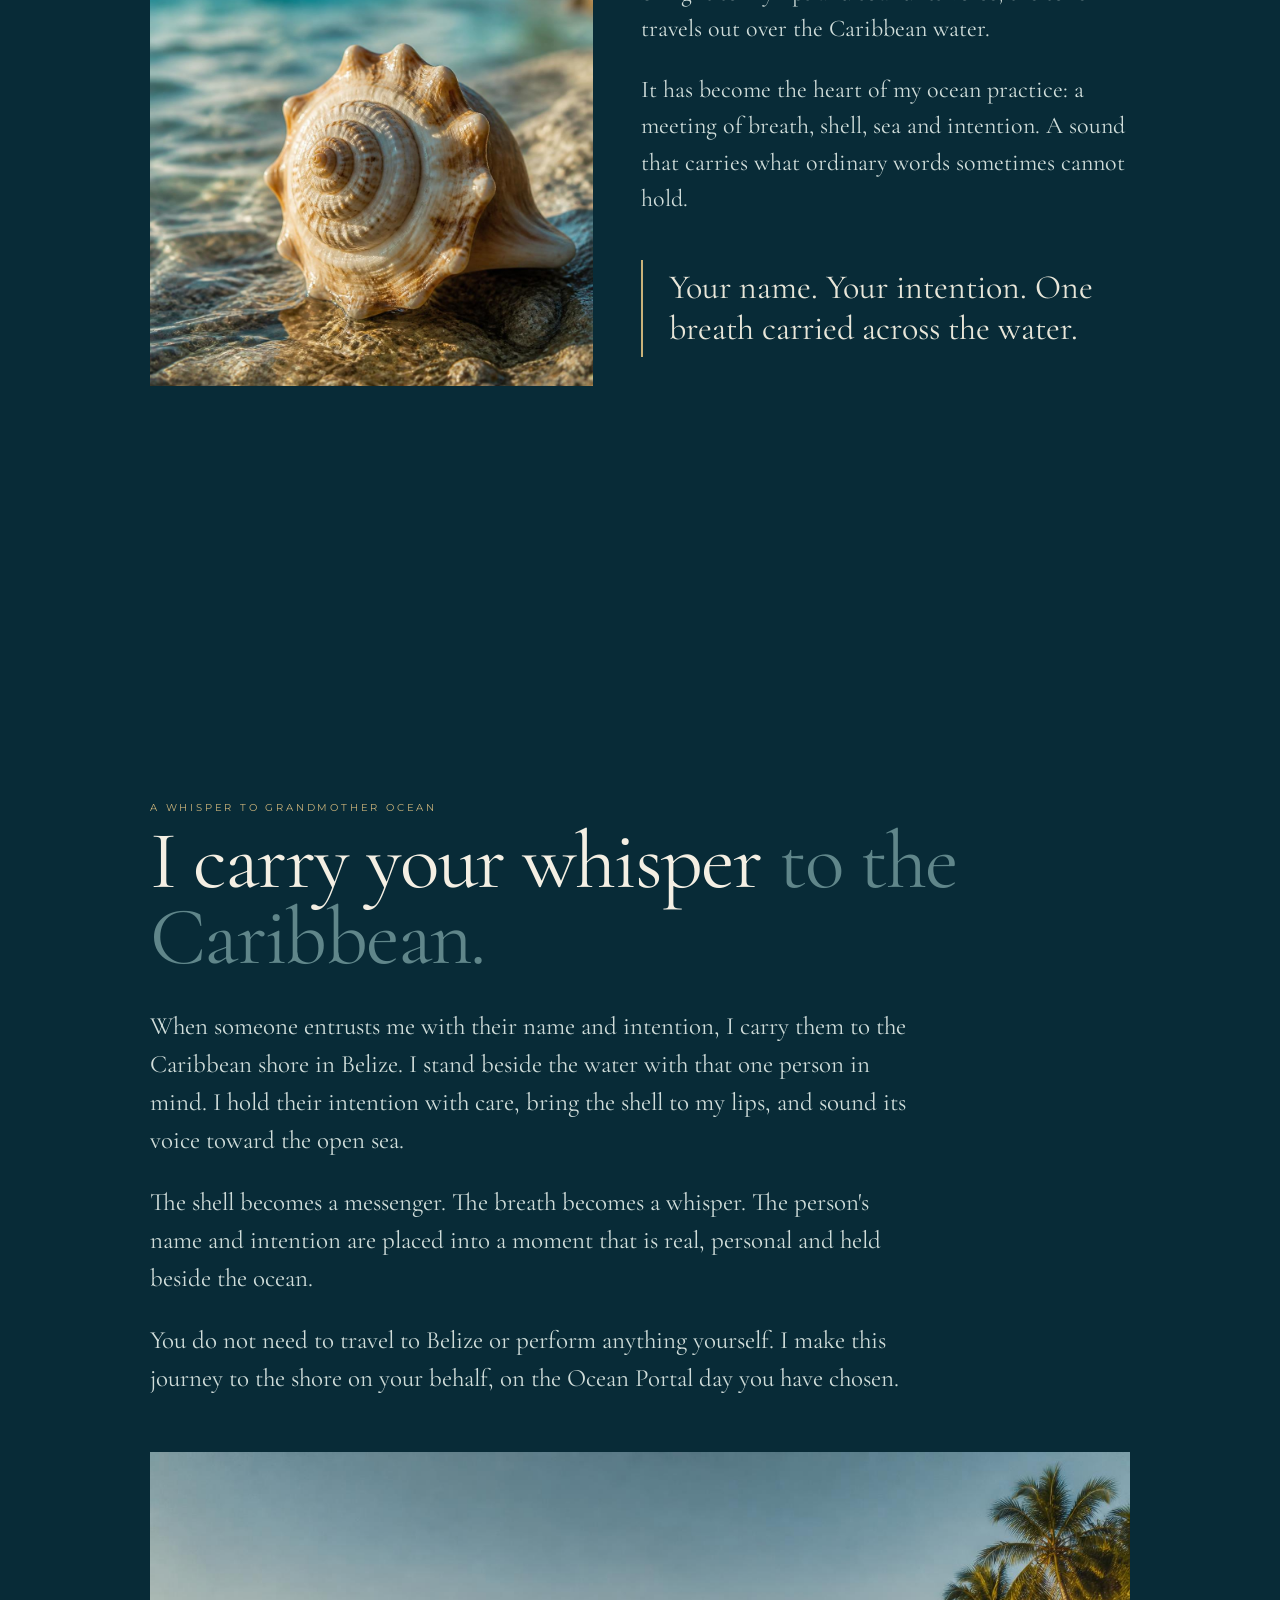
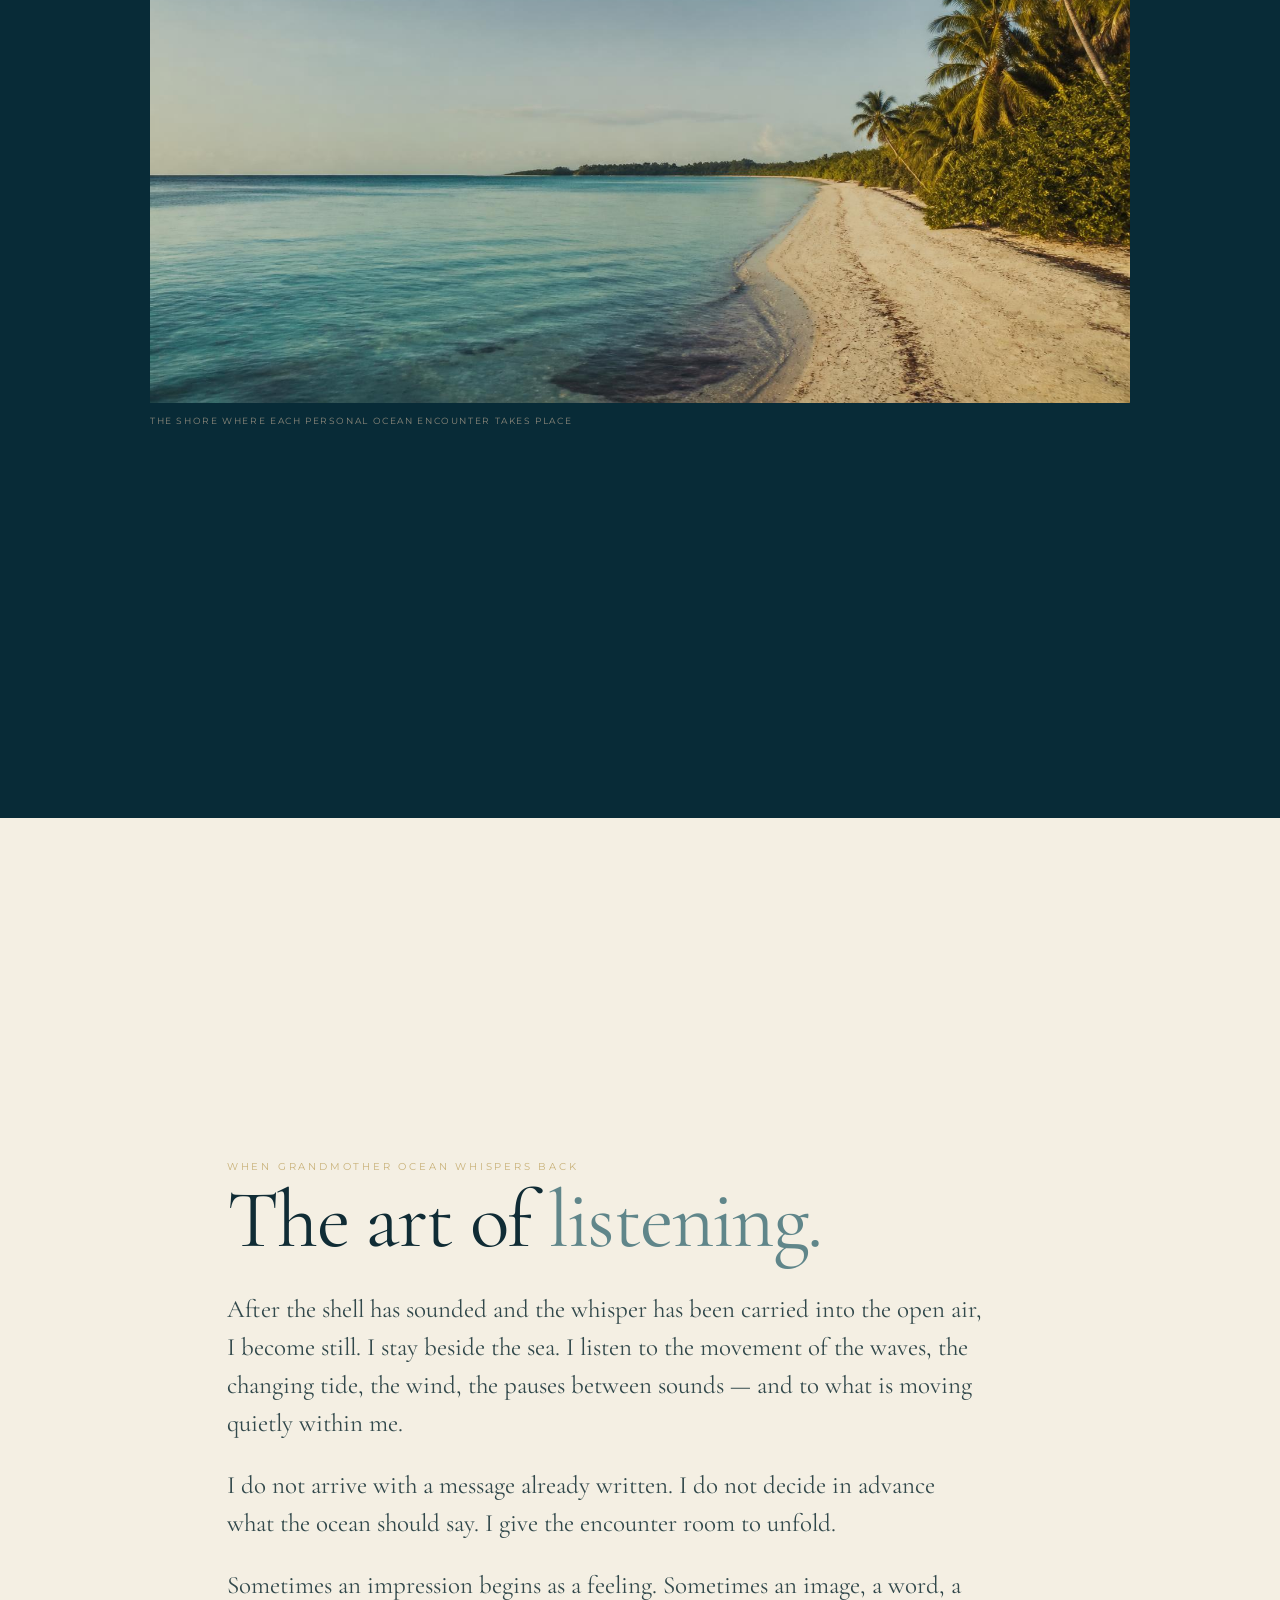
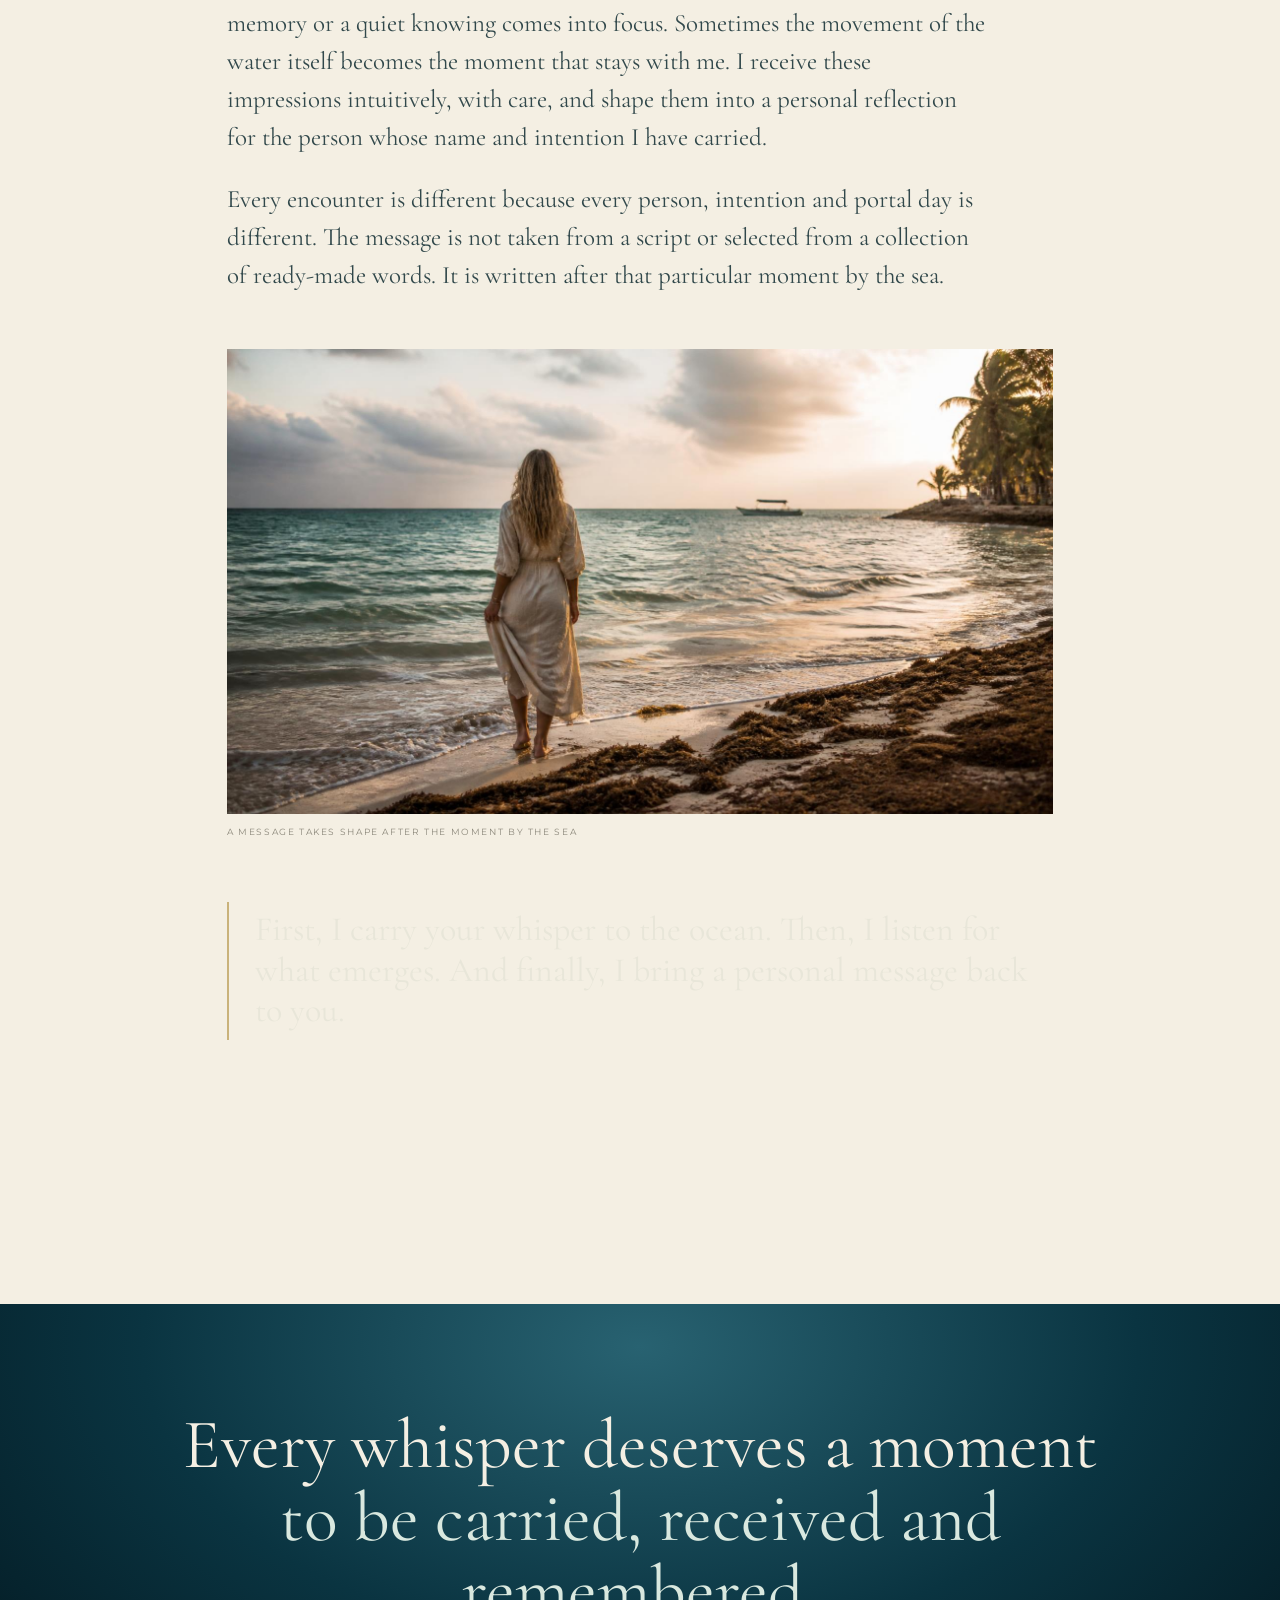
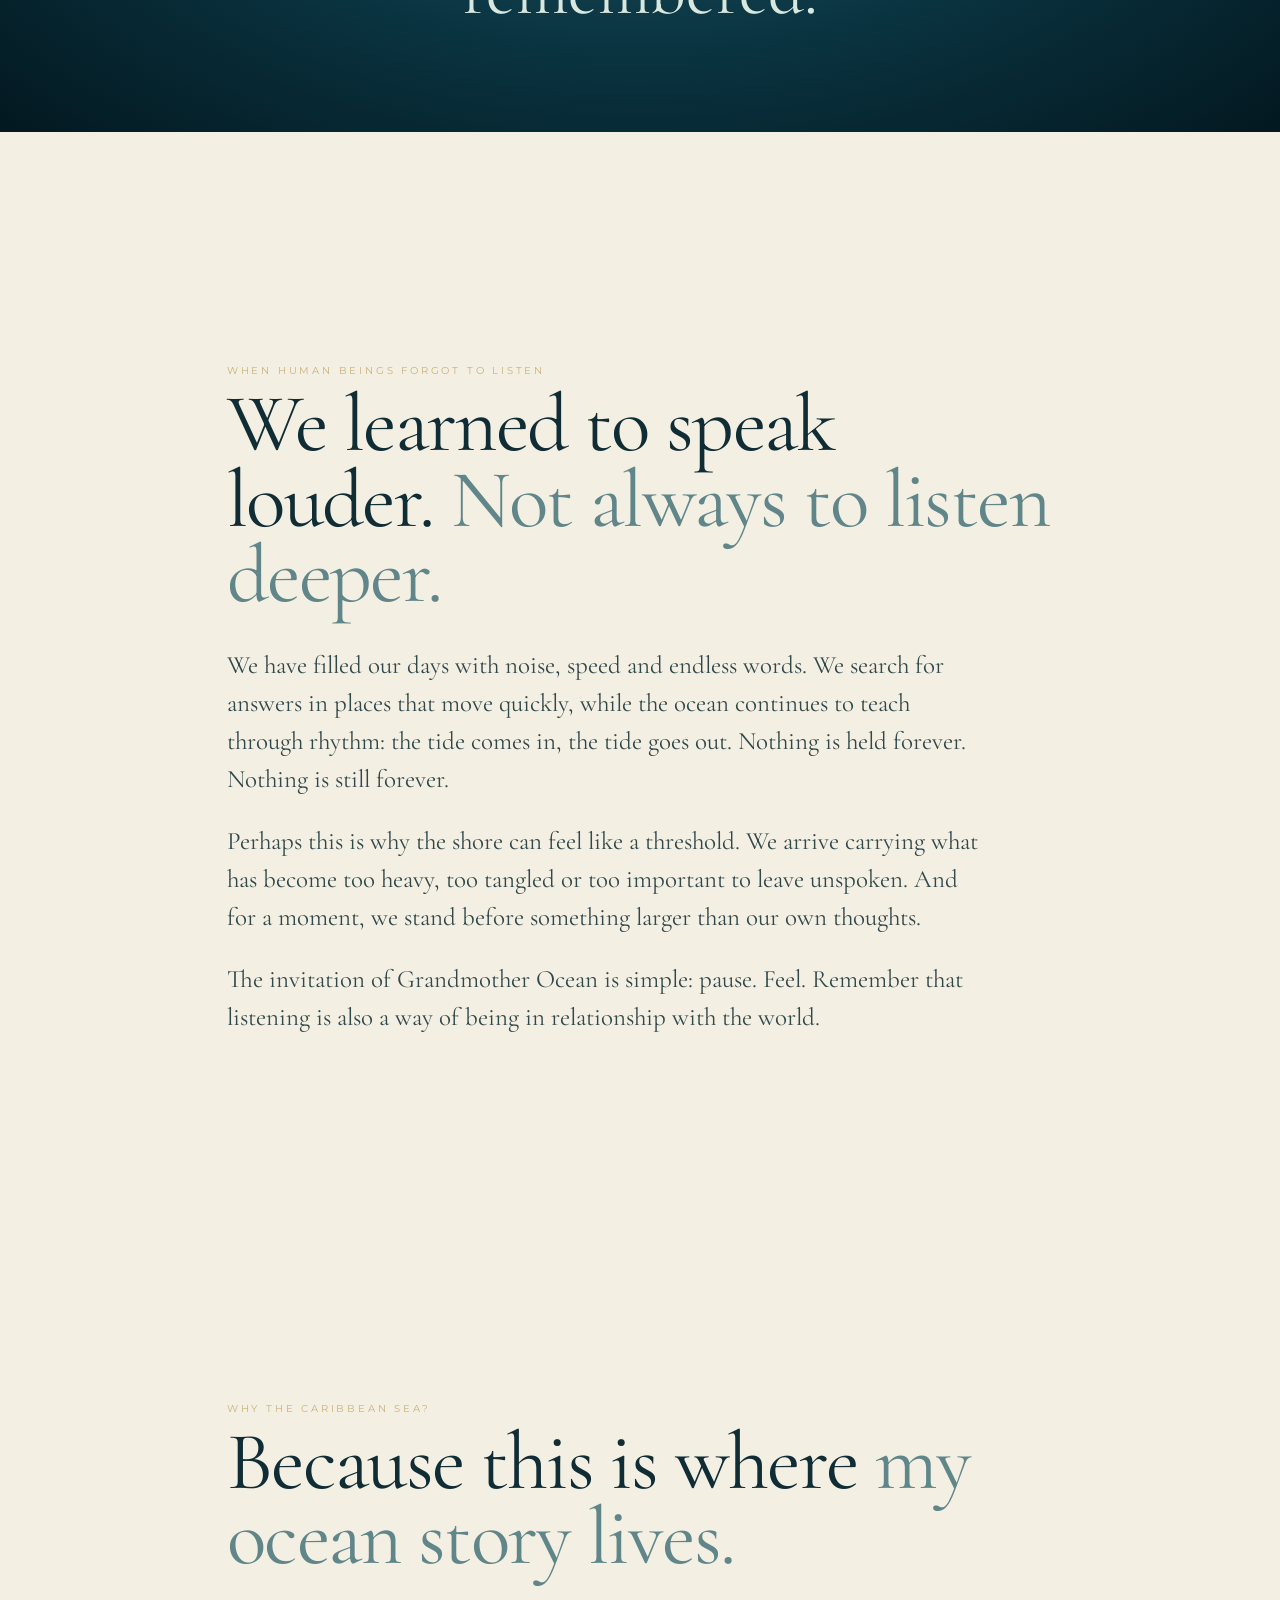
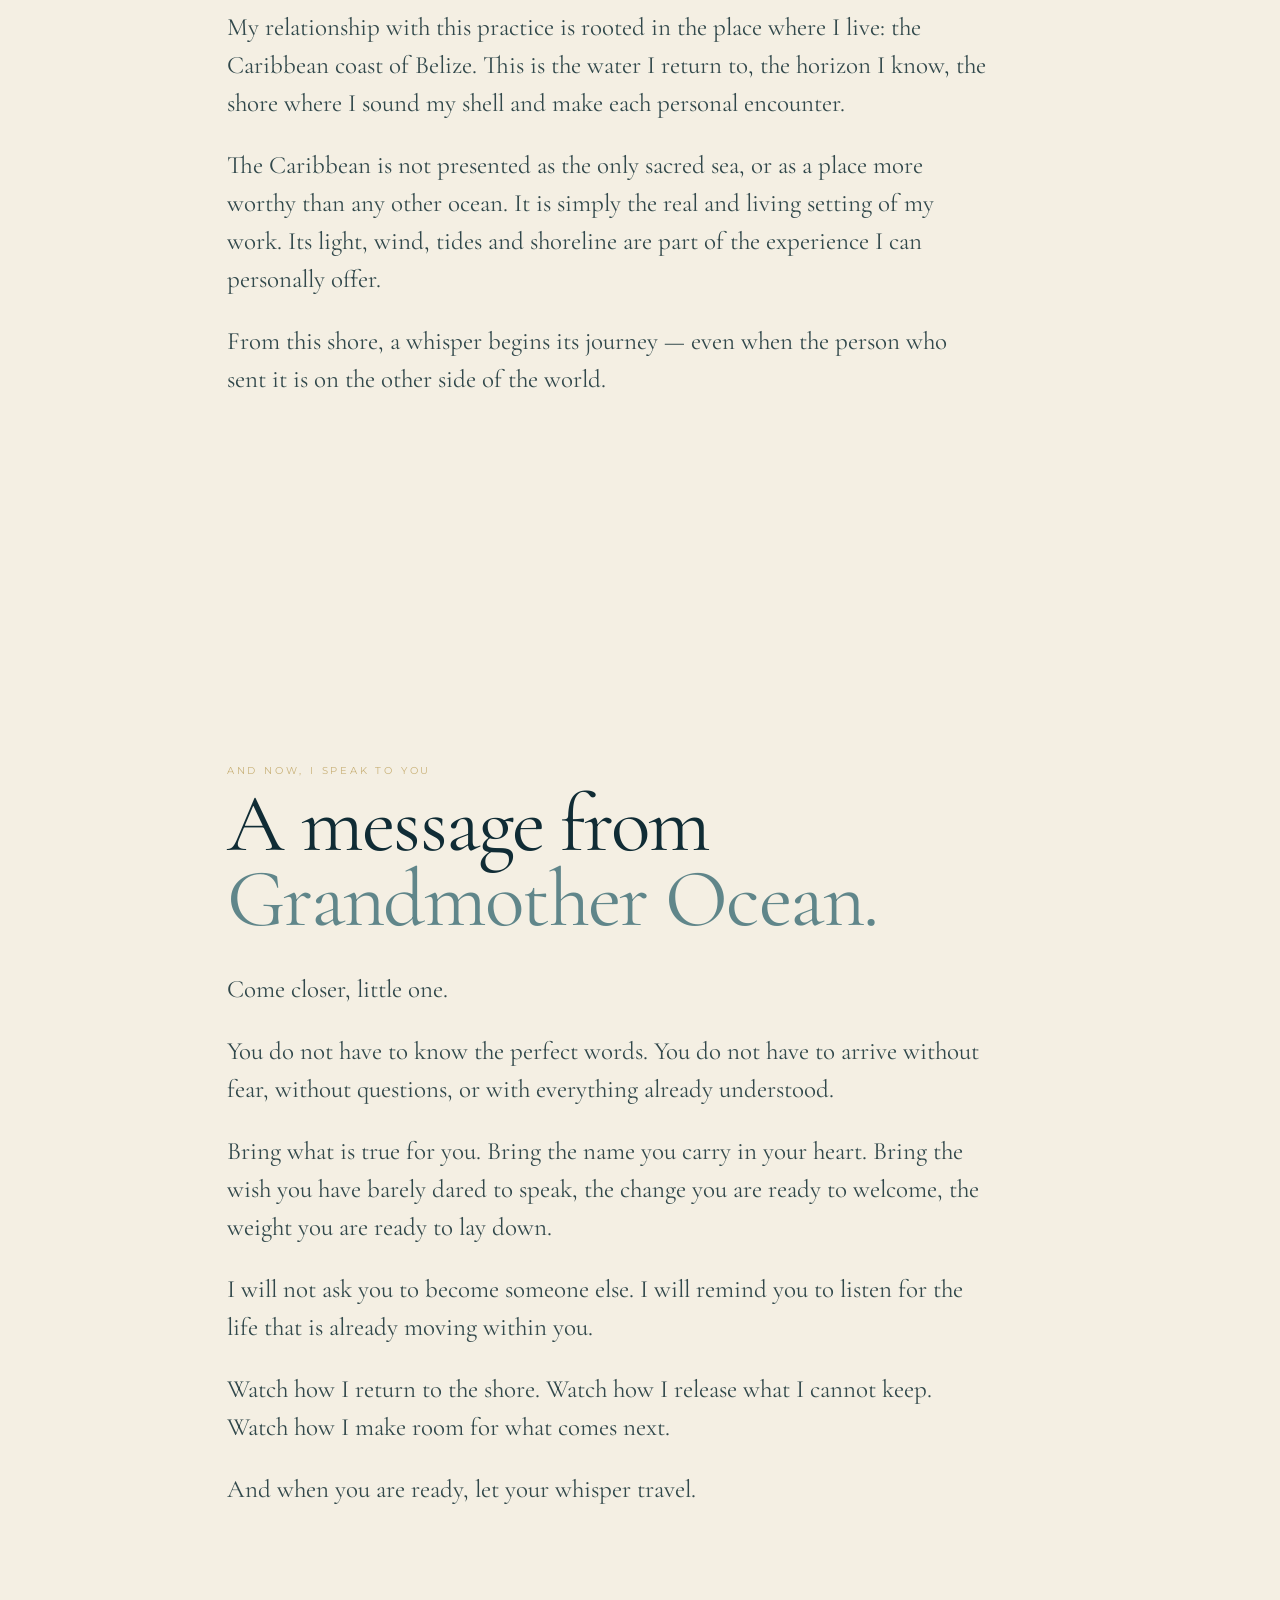
<file: public/grandmother-ocean.html>
<!doctype html>
<html lang="en">
<head>
<meta charset="utf-8">
<meta name="viewport" content="width=device-width,initial-scale=1">
<title>The Legend of Grandmother Ocean — AQUA · BLINKITA</title>
<meta name="description" content="A living ocean legend of whales, dolphins, sea turtles, sacred shells and the whisper carried from the Caribbean shore of Belize.">
<link rel="preconnect" href="https://fonts.googleapis.com">
<link rel="preconnect" href="https://fonts.gstatic.com" crossorigin>
<link href="https://fonts.googleapis.com/css2?family=Cormorant+Garamond:wght@400;500;600&family=Montserrat:wght@400;500;600&display=swap" rel="stylesheet">
<link rel="stylesheet" href="style.css">
<style>
.legend-page{background:#f4efe3;color:#102c35;overflow:hidden}
.legend-hero{min-height:88vh;position:relative;display:flex;align-items:flex-end;color:#f4efe3;background:#092b38 url('images/0-final-atmospheric1.jpg') center/cover no-repeat}
.legend-hero:before{content:"";position:absolute;inset:0;background:linear-gradient(180deg,rgba(3,20,27,.12),rgba(3,20,27,.28) 35%,rgba(3,20,27,.88))}
.legend-nav{position:absolute;z-index:3;top:0;left:0;right:0;padding:28px 5vw;display:flex;justify-content:space-between;align-items:center;font-size:10px;letter-spacing:.2em}
.legend-nav a{color:#f4efe3;text-decoration:none}
.legend-hero-copy{position:relative;z-index:2;max-width:1120px;padding:14vh 7vw 10vh}
.legend-eyebrow,.legend-kicker{font-size:10px;letter-spacing:.28em;text-transform:uppercase;color:#c9b27a}
.legend-hero h1{font:400 clamp(62px,10vw,138px)/.82 'Cormorant Garamond',serif;letter-spacing:-.035em;margin:24px 0 32px;max-width:1000px}
.legend-hero h1 em{font-style:normal;color:#dcece6}
.legend-sub{font:400 clamp(24px,3vw,34px)/1.35 'Cormorant Garamond',serif;max-width:650px;color:#e0e8e2}
.legend-wrap{max-width:980px;margin:auto;padding:110px 6vw 130px}
.legend-section{margin:0 0 112px}
.legend-section h2{font:400 clamp(48px,7vw,82px)/.92 'Cormorant Garamond',serif;margin:0 0 32px;letter-spacing:-.02em}
.legend-section h2 em{font-style:normal;color:#60868a}
.legend-text{max-width:760px;font:400 25px/1.52 'Cormorant Garamond',serif;color:#31484b}
.legend-text p{margin:0 0 24px}
.legend-text strong{font-weight:600;color:#183c45}
.legend-image{margin:55px 0 65px;position:relative}
.legend-image img{display:block;width:100%;max-height:620px;object-fit:cover}
.legend-image figcaption{font-size:9px;letter-spacing:.18em;text-transform:uppercase;color:#8c887b;margin-top:12px}
.legend-image.split{display:grid;grid-template-columns:1fr 1fr;gap:16px}
.legend-image.split img{height:390px}
.legend-quote{margin:0 calc(50% - 50vw) 112px;padding:105px 9vw;text-align:center;color:#f4efe3;background:radial-gradient(ellipse at 50% 10%,#286271,#0a3441 55%,#031820)}
.legend-quote p{max-width:1050px;margin:auto;font:400 clamp(38px,5.5vw,70px)/1.04 'Cormorant Garamond',serif}
.legend-quote em{font-style:normal;color:#d9e8df}
.legend-keepers{display:grid;grid-template-columns:1fr 1fr;gap:0 48px;margin-top:42px}
.keeper{padding:27px 0;border-top:1px solid #c9c1b2}
.keeper h3{font:400 35px/1.05 'Cormorant Garamond',serif;margin:0 0 10px;color:#285965}
.keeper p{font:400 20px/1.42 'Cormorant Garamond',serif;margin:0;color:#40575a}
.legend-dark{margin:0 calc(50% - 50vw) 112px;padding:105px 7vw;background:#082b37;color:#f4efe3}
.legend-dark-inner{max-width:980px;margin:auto}
.legend-dark .legend-text{color:#d0ddda}
.legend-dark .legend-section h2{color:#f4efe3}
.shell-feature{display:grid;grid-template-columns:.95fr 1.05fr;gap:48px;align-items:center;margin:60px 0}
.shell-feature img{width:100%;height:510px;object-fit:cover}
.shell-feature .legend-text{font-size:24px}
.legend-callout{border-left:2px solid #c9b27a;padding:8px 0 8px 26px;margin:42px 0}
.legend-callout p{font:400 34px/1.2 'Cormorant Garamond',serif;margin:0;color:#e8e6d9}
.legend-end{margin:0 calc(50% - 50vw);padding:115px 7vw;text-align:center;background:radial-gradient(ellipse at 50% 15%,#286271,#0a3441 55%,#031820);color:#f4efe3}
.legend-end h2{font:400 clamp(54px,8vw,94px)/.9 'Cormorant Garamond',serif;max-width:900px;margin:0 auto 30px}
.legend-end p{font:400 27px/1.4 'Cormorant Garamond',serif;max-width:700px;margin:0 auto 38px;color:#d0ddda}
.legend-button{display:inline-block;padding:17px 27px;border:1px solid #c9b27a;color:#f4efe3;text-decoration:none;font-size:10px;letter-spacing:.2em}
.legend-footer{text-align:center;padding:36px 18px;font-size:9px;letter-spacing:.2em;color:#75878a}
.legend-footer a{color:inherit;text-decoration:none}
@media(max-width:720px){.legend-hero{min-height:82vh}.legend-hero-copy{padding:16vh 7vw 10vh}.legend-hero h1{font-size:60px}.legend-wrap{padding:78px 7vw 90px}.legend-section{margin-bottom:82px}.legend-text{font-size:22px}.legend-quote{padding:78px 8vw;margin-bottom:82px}.legend-image.split,.legend-keepers,.shell-feature{grid-template-columns:1fr}.legend-image.split img{height:280px}.shell-feature{gap:25px}.shell-feature img{height:360px}.legend-dark{padding:80px 7vw;margin-bottom:82px}.legend-callout p{font-size:29px}.legend-end{padding:85px 7vw}.legend-end p{font-size:23px}.legend-nav{padding:20px 6vw}.legend-nav .back-text{display:none}}
</style>
</head>
<body class="legend-page">
<div class="noise"></div>
<header class="legend-hero">
  <nav class="legend-nav"><a href="index.html">AQUA <span style="color:#c9b27a">·</span> BLINKITA</a><a href="index.html">← <span class="back-text">BACK TO THE OCEAN PORTAL</span></a></nav>
  <div class="legend-hero-copy">
    <p class="legend-eyebrow">A LIVING LEGEND · A VOICE FROM THE BEGINNING</p>
    <h1>THE LEGEND<br>OF <em>GRANDMOTHER<br>OCEAN.</em></h1>
    <p class="legend-sub">A story of the ancient waters, the keepers of her living kingdom, and the sacred shell that carries a human whisper across the sea.</p>
  </div>
</header>
<main class="legend-wrap">
  <section class="legend-section">
    <p class="legend-kicker">BEFORE THE BEGINNING</p>
    <h2>Before there was a beginning, <em>there was water.</em></h2>
    <div class="legend-text">
      <p>Before the first footsteps crossed the land, before a name was spoken, before anyone could draw a line between one shore and another, there was the great water.</p>
      <p>Endless, moving, breathing. Sometimes gentle as a lullaby. Sometimes powerful beyond every human measure. It held the memory of rain, rivers, stars and all the life that would one day rise from its depths.</p>
      <p>In this living story, we call her <strong>Grandmother Ocean</strong> — not because the sea belongs to one name or one tradition, but because the ocean can feel like an elder presence: vast enough to hold our questions, patient enough to receive our silence, and always moving.</p>
      <p>She does not speak in the way people speak. Her language is tide and current, salt and wind, the shimmer of light beneath the surface, the long rhythm of waves returning to shore.</p>
    </div>
    <figure class="legend-image"><img src="images/1-caribbeanshorline.jpg" alt="The Caribbean Sea reaching the shore in Belize"><figcaption>THE CARIBBEAN · A SHORELINE IN BELIZE</figcaption></figure>
  </section>

  <div class="legend-quote"><p>She is not silent.<br><em>We have simply become unfamiliar with the language of water.</em></p></div>

  <section class="legend-section">
    <p class="legend-kicker">THE KEEPERS OF HER LIVING KINGDOM</p>
    <h2>Many lives. <em>One great ocean.</em></h2>
    <div class="legend-text">
      <p>Grandmother Ocean is never empty. Her kingdom is a living tapestry, woven from creatures large enough to be seen from afar and beings so small they disappear into a grain of sand. Every life has its place in the great movement of the sea.</p>
    </div>
    <div class="legend-keepers">
      <article class="keeper"><h3>Whales · Keepers of the Ancient Song</h3><p>Across immense distances, whales send their deep calls through the water. In the legend, their songs are the ocean's oldest remembering — a reminder that sound can travel where eyes cannot see.</p></article>
      <article class="keeper"><h3>Dolphins · Messengers of Joy</h3><p>Playful, curious and finely attuned to one another, dolphins move through the waves like flashes of living light. They remind us that connection can be intelligent, joyful and free.</p></article>
      <article class="keeper"><h3>Sea Turtles · Keepers of the Way Home</h3><p>Across open water, sea turtles travel with an extraordinary sense of direction. Their long journeys carry the story of return: the instinct to find the place where life began.</p></article>
      <article class="keeper"><h3>Manta Rays · Wings of the Deep</h3><p>With wide, effortless wings, manta rays glide through the blue. They are the quiet dancers of the deep, teaching the art of moving with the current rather than fighting it.</p></article>
      <article class="keeper"><h3>Coral Gardens · The Living Cities</h3><p>Coral reefs are not stone gardens but living communities. Countless forms of life find shelter among their intricate branches, reminding us that an entire world can flourish through relationship.</p></article>
      <article class="keeper"><h3>The Small Keepers · The Unseen Weave</h3><p>Seahorses, tiny fish, crabs, starfish, shells, plankton and seabirds each belong to the great web. The ocean's wonder is not measured by size. Even the smallest life helps shape the whole.</p></article>
    </div>
    <figure class="legend-image"><img src="images/6-water-close-up.jpg" alt="Light and movement on the Caribbean water"><figcaption>THE LIVING SURFACE · LIGHT, CURRENT AND MOVEMENT</figcaption></figure>
  </section>

  <section class="legend-section">
    <p class="legend-kicker">THE OCEAN SHELLS · CRYSTALS OF THE SEA</p>
    <h2>Small homes shaped by <em>the great water.</em></h2>
    <div class="legend-text">
      <p>A shell begins as part of a living creature's story. It grows with its maker, layer by layer, shaped by nourishment, time and the conditions of the sea. When the creature is gone, the shell may remain — a delicate architecture left behind by life.</p>
      <p>Some spiral outward. Some open like fans. Some are smooth as porcelain; others carry ridges, patterns and colours that seem to hold the memory of the reef.</p>
      <p>In the language of this legend, shells are <strong>crystals of the sea</strong>: not because they are all mineral crystals, but because they preserve a visible trace of a life once lived in water. Their spirals invite us to remember growth, protection, home and the unfolding journey of becoming.</p>
    </div>
    <figure class="legend-image split"><img src="images/3-shell-messenger.jpg" alt="A shell beside the Caribbean shore"><img src="images/4-hand-shell-water.jpg" alt="A shell held above the water"></figure>
  </section>
</main>

<section class="legend-dark">
  <div class="legend-dark-inner">
    <section class="legend-section">
      <p class="legend-kicker">THE SACRED SHELL · THE ORIGINAL SOUND OF CREATION</p>
      <h2>Before words, <em>there was sound.</em></h2>
      <div class="legend-text">
        <p>Before language gave shape to thought, there was breath. There was vibration. There was the deep pulse of existence — the sound of wind moving through the world, of water meeting stone, of a voice calling across a distance.</p>
        <p>When a shell becomes a sacred instrument, its natural form becomes a chamber for breath. The human breath enters; a deep, resonant tone emerges. It is not a word, and it does not need to be translated. It is a vibration offered to the open space.</p>
        <p>Here, in the poetic language of AQUA BLINKITA, this sound is called <strong>the Original Sound of Creation</strong> — a way of naming the feeling that something ancient and wordless can move through a single breath.</p>
      </div>
      <div class="shell-feature">
        <img src="images/3-shell-messenger.jpg" alt="The shell messenger at the Caribbean shore">
        <div class="legend-text">
          <p class="legend-kicker">CASITA CORNUTA · THE SHELL MESSENGER</p>
          <p>My own <strong>Casita Cornuta</strong> is a 26-centimetre ocean shell transformed into a sacred instrument. When I bring it to my lips and sound its voice, the tone travels out over the Caribbean water.</p>
          <p>It has become the heart of my ocean practice: a meeting of breath, shell, sea and intention. A sound that carries what ordinary words sometimes cannot hold.</p>
          <div class="legend-callout"><p>Your name. Your intention. One breath carried across the water.</p></div>
        </div>
      </div>
    </section>

    <section class="legend-section">
      <p class="legend-kicker">A WHISPER TO GRANDMOTHER OCEAN</p>
      <h2>I carry your whisper <em>to the Caribbean.</em></h2>
      <div class="legend-text">
        <p>When someone entrusts me with their name and intention, I carry them to the Caribbean shore in Belize. I stand beside the water with that one person in mind. I hold their intention with care, bring the shell to my lips, and sound its voice toward the open sea.</p>
        <p>The shell becomes a messenger. The breath becomes a whisper. The person's name and intention are placed into a moment that is real, personal and held beside the ocean.</p>
        <p>You do not need to travel to Belize or perform anything yourself. I make this journey to the shore on your behalf, on the Ocean Portal day you have chosen.</p>
      </div>
      <figure class="legend-image"><img src="images/5-caribbean-shoreline.jpg" alt="A quiet Caribbean shoreline in Belize"><figcaption>THE SHORE WHERE EACH PERSONAL OCEAN ENCOUNTER TAKES PLACE</figcaption></figure>
    </section>
  </div>
</section>

<main class="legend-wrap">
  <section class="legend-section">
    <p class="legend-kicker">WHEN GRANDMOTHER OCEAN WHISPERS BACK</p>
    <h2>The art of <em>listening.</em></h2>
    <div class="legend-text">
      <p>After the shell has sounded and the whisper has been carried into the open air, I become still. I stay beside the sea. I listen to the movement of the waves, the changing tide, the wind, the pauses between sounds — and to what is moving quietly within me.</p>
      <p>I do not arrive with a message already written. I do not decide in advance what the ocean should say. I give the encounter room to unfold.</p>
      <p>Sometimes an impression begins as a feeling. Sometimes an image, a word, a memory or a quiet knowing comes into focus. Sometimes the movement of the water itself becomes the moment that stays with me. I receive these impressions intuitively, with care, and shape them into a personal reflection for the person whose name and intention I have carried.</p>
      <p>Every encounter is different because every person, intention and portal day is different. The message is not taken from a script or selected from a collection of ready-made words. It is written after that particular moment by the sea.</p>
    </div>
    <figure class="legend-image"><img src="images/8-ocean-message.jpg" alt="A personal ocean message from the Caribbean shore"><figcaption>A MESSAGE TAKES SHAPE AFTER THE MOMENT BY THE SEA</figcaption></figure>
    <div class="legend-callout"><p>First, I carry your whisper to the ocean. Then, I listen for what emerges. And finally, I bring a personal message back to you.</p></div>
  </section>

  <div class="legend-quote"><p>Every whisper deserves a moment<br><em>to be carried, received and remembered.</em></p></div>

  <section class="legend-section">
    <p class="legend-kicker">WHEN HUMAN BEINGS FORGOT TO LISTEN</p>
    <h2>We learned to speak louder. <em>Not always to listen deeper.</em></h2>
    <div class="legend-text">
      <p>We have filled our days with noise, speed and endless words. We search for answers in places that move quickly, while the ocean continues to teach through rhythm: the tide comes in, the tide goes out. Nothing is held forever. Nothing is still forever.</p>
      <p>Perhaps this is why the shore can feel like a threshold. We arrive carrying what has become too heavy, too tangled or too important to leave unspoken. And for a moment, we stand before something larger than our own thoughts.</p>
      <p>The invitation of Grandmother Ocean is simple: pause. Feel. Remember that listening is also a way of being in relationship with the world.</p>
    </div>
  </section>

  <section class="legend-section">
    <p class="legend-kicker">WHY THE CARIBBEAN SEA?</p>
    <h2>Because this is where <em>my ocean story lives.</em></h2>
    <div class="legend-text">
      <p>My relationship with this practice is rooted in the place where I live: the Caribbean coast of Belize. This is the water I return to, the horizon I know, the shore where I sound my shell and make each personal encounter.</p>
      <p>The Caribbean is not presented as the only sacred sea, or as a place more worthy than any other ocean. It is simply the real and living setting of my work. Its light, wind, tides and shoreline are part of the experience I can personally offer.</p>
      <p>From this shore, a whisper begins its journey — even when the person who sent it is on the other side of the world.</p>
    </div>
  </section>

  <section class="legend-section">
    <p class="legend-kicker">AND NOW, I SPEAK TO YOU</p>
    <h2>A message from <em>Grandmother Ocean.</em></h2>
    <div class="legend-text">
      <p>Come closer, little one.</p>
      <p>You do not have to know the perfect words. You do not have to arrive without fear, without questions, or with everything already understood.</p>
      <p>Bring what is true for you. Bring the name you carry in your heart. Bring the wish you have barely dared to speak, the change you are ready to welcome, the weight you are ready to lay down.</p>
      <p>I will not ask you to become someone else. I will remind you to listen for the life that is already moving within you.</p>
      <p>Watch how I return to the shore. Watch how I release what I cannot keep. Watch how I make room for what comes next.</p>
      <p>And when you are ready, let your whisper travel.</p>
    </div>
  </section>

  <section class="legend-section">
    <p class="legend-kicker">THE OCEAN PORTALS · THIRTEEN ENCOUNTERS</p>
    <h2>Thirteen doorways. <em>One living ocean.</em></h2>
    <div class="legend-text">
      <p>The Ocean Portals are selected days, each connected with a chosen Tzolk'in energy. They are not simply thirteen consecutive dates. Each portal has its own place in the calendar, its own character and its own invitation.</p>
      <p>You may choose one encounter, carrying one name and one intention to a selected portal day. Or you may enter the longer journey through all thirteen selected portals, allowing each encounter to unfold on its own day.</p>
      <p>For every chosen day, I go to the shore, sound the Shell Messenger, listen and create a personal message. The thirteen encounters become thirteen distinct moments, gathered into one personal ocean journey.</p>
    </div>
  </section>
</main>

<section class="legend-end">
  <p class="legend-eyebrow">A WHISPER FROM THE CARIBBEAN</p>
  <h2>The ocean is calling.<br>Will you listen?</h2>
  <p>Your name. Your intention. Carried to Grandmother Ocean from the Caribbean shores of Belize — and a personal message brought back to you.</p>
  <a class="legend-button" href="index.html#portals">EXPLORE THE OCEAN PORTALS</a>
</section>
<footer class="legend-footer">AQUA · BLINKITA · <a href="index.html">RETURN TO THE CARIBBEAN OCEAN PORTAL</a></footer>
</body>
</html>
</file>
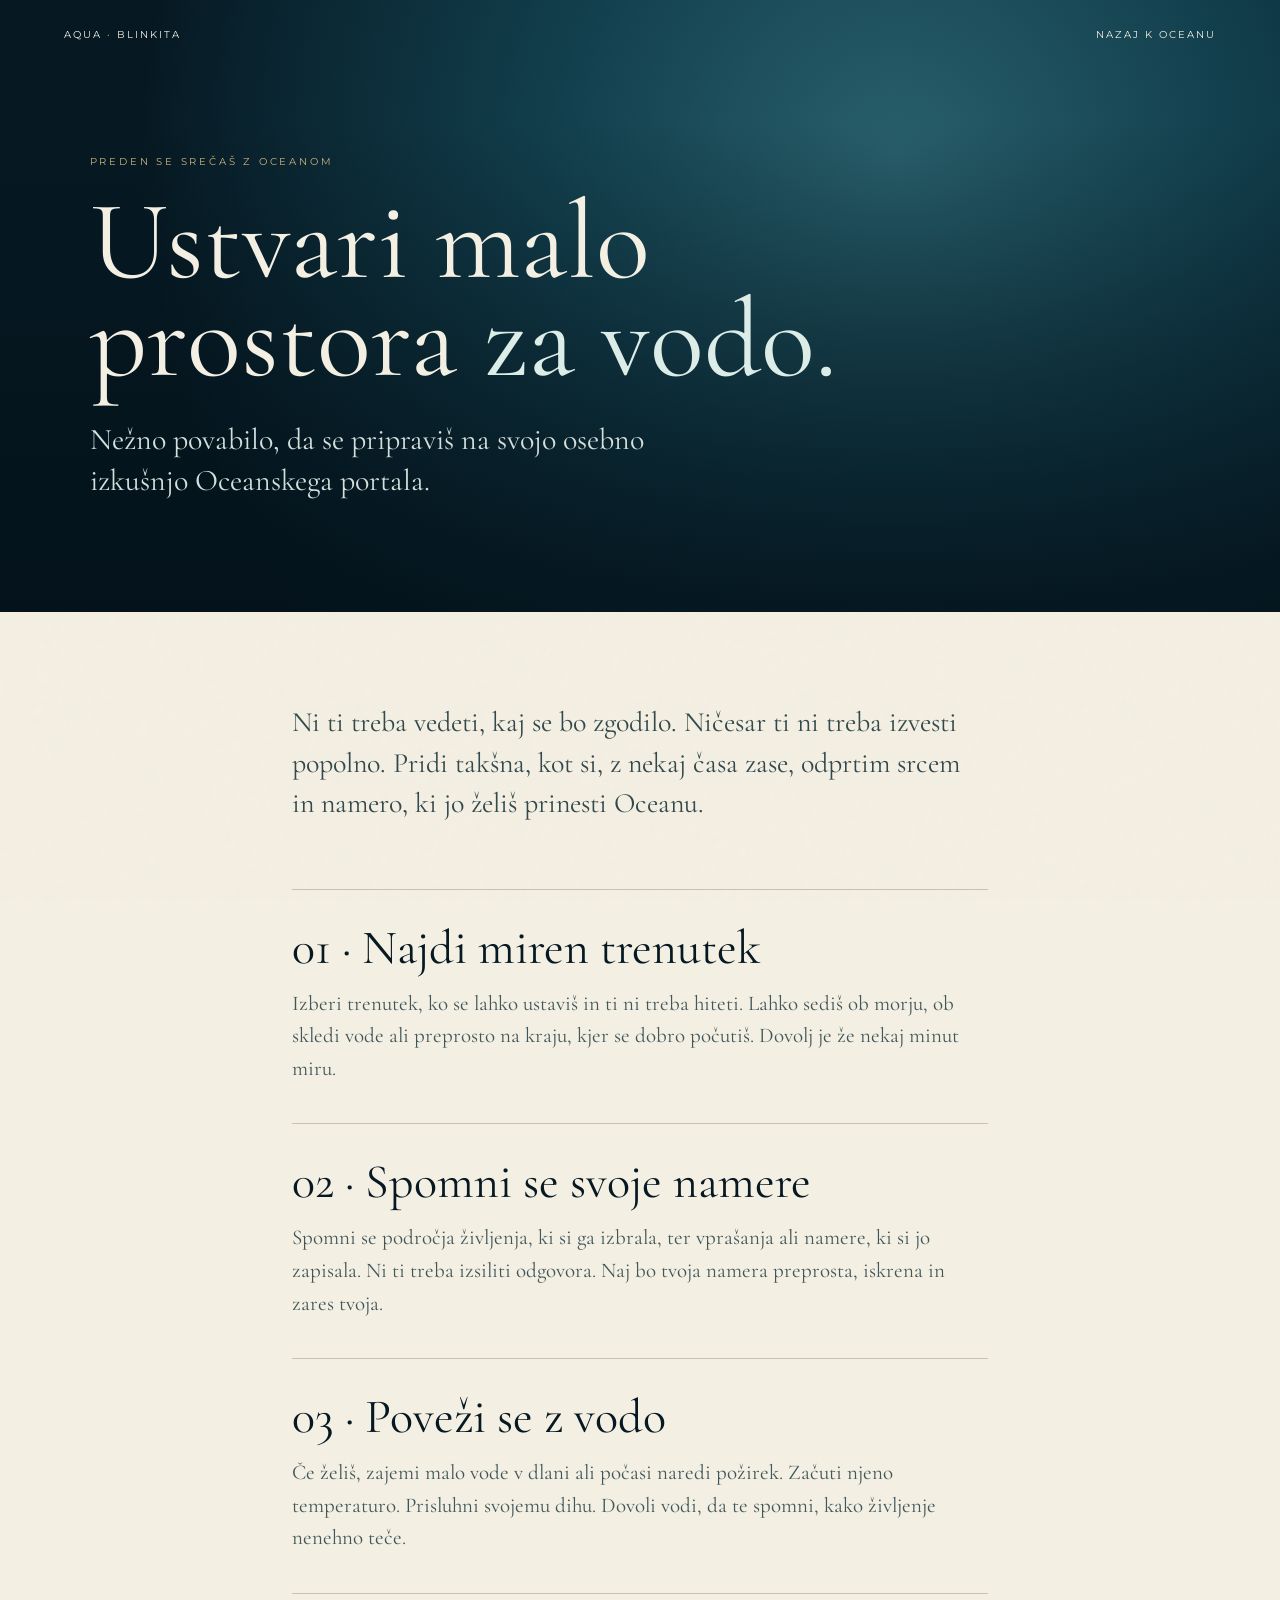
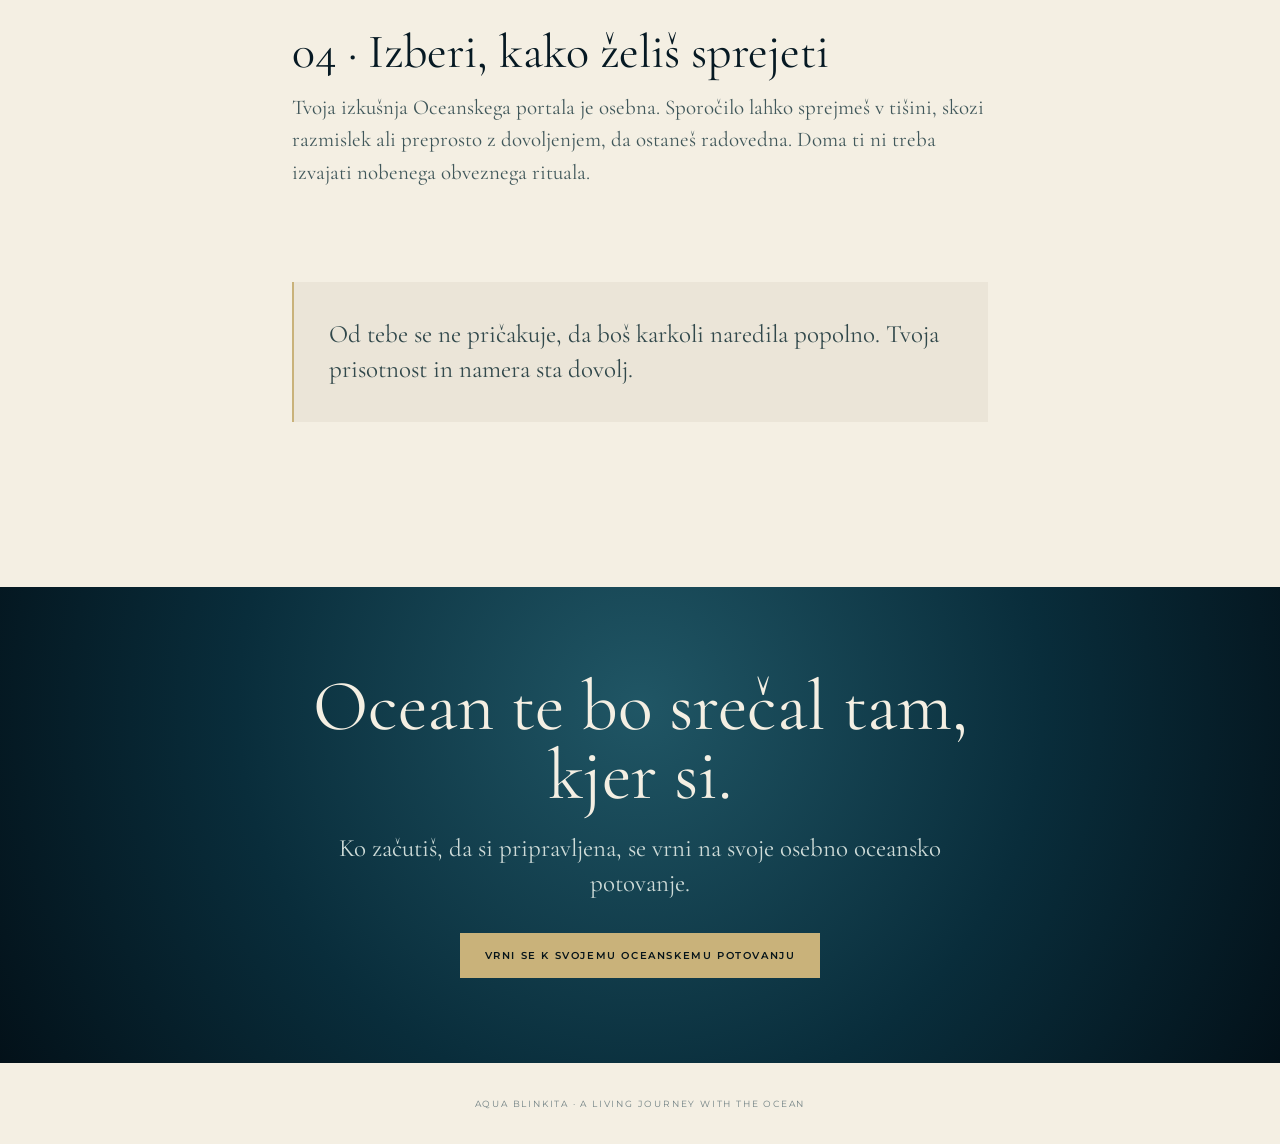
<file: public/prepare.html>
﻿<!doctype html>
<html lang="en">
<head>
<meta charset="utf-8">
<meta name="viewport" content="width=device-width,initial-scale=1">
<meta name="description" content="A gentle preparation for your personal Caribbean Ocean Portal experience with Grandmother Ocean.">
<title>How to Prepare — AQUA BLINKITA</title>
<link rel="preconnect" href="https://fonts.googleapis.com">
<link rel="preconnect" href="https://fonts.gstatic.com" crossorigin>
<link href="https://fonts.googleapis.com/css2?family=Cormorant+Garamond:wght@400;500;600&family=Montserrat:wght@400;500;600&display=swap" rel="stylesheet">
<link rel="stylesheet" href="style.css">
<style>
.prepare-hero{min-height:68vh;position:relative;display:flex;align-items:flex-end;color:var(--ivory);background:radial-gradient(circle at 70% 25%,#285f6b 0,#123e4c 35%,#061923 75%);overflow:hidden}
.prepare-hero:after{content:"";position:absolute;inset:0;background:linear-gradient(180deg,transparent 20%,rgba(3,17,25,.8))}
.prepare-nav{position:absolute;z-index:3;top:0;left:0;right:0;padding:28px 5vw;display:flex;justify-content:space-between;align-items:center;font-size:10px;letter-spacing:.2em}
.prepare-nav a{color:var(--ivory);text-decoration:none}
.prepare-hero-copy{position:relative;z-index:2;max-width:1000px;padding:15vh 7vw 9vh}
.prepare-kicker{font-size:10px;letter-spacing:.28em;color:var(--gold);text-transform:uppercase}
.prepare-hero h1{font:400 clamp(58px,9vw,112px)/.88 "Cormorant Garamond",serif;margin:25px 0;max-width:850px}
.prepare-hero h1 em{font-style:normal;color:var(--foam)}
.prepare-sub{font:400 clamp(23px,3vw,30px)/1.35 "Cormorant Garamond",serif;color:#d4dfdc;max-width:650px}
.prepare-content{max-width:850px;margin:auto;padding:90px 6vw 110px}
.prepare-intro{font:400 28px/1.45 "Cormorant Garamond",serif;color:#31484b;margin:0 0 65px}
.prepare-step{border-top:1px solid #c9c0b1;padding:34px 0 38px}
.prepare-step h2{font:400 clamp(34px,5vw,48px)/1 "Cormorant Garamond",serif;margin:0 0 16px;color:var(--navy)}
.prepare-step p{font:400 21px/1.55 "Cormorant Garamond",serif;color:#40575a;max-width:720px;margin:0}
.prepare-note{margin:55px 0;padding:35px;border-left:2px solid var(--gold);background:#ebe5d8}
.prepare-note p{font:400 25px/1.4 "Cormorant Garamond",serif;margin:0;color:#31484b}
.prepare-end{text-align:center;padding:85px 6vw;background:radial-gradient(circle at 50% 25%,#205665,#092d3b 55%,#031119);color:var(--ivory)}
.prepare-end h2{font:400 clamp(44px,7vw,72px)/.95 "Cormorant Garamond",serif;margin:0 auto 22px;max-width:760px}
.prepare-end p{font:400 25px/1.4 "Cormorant Garamond",serif;color:#cedbd8;max-width:620px;margin:0 auto 32px}
.prepare-button{display:inline-block;padding:16px 25px;background:var(--gold);color:#07151a;text-decoration:none;font-size:10px;font-weight:600;letter-spacing:.16em}
.prepare-footer{text-align:center;padding:35px 20px;font-size:9px;letter-spacing:.2em;color:#718184}
[hidden]{display:none!important}
@media(max-width:600px){.prepare-content{padding:65px 7vw 80px}.prepare-note{padding:25px}.prepare-nav{padding:22px 6vw}}
</style>
</head>
<body>
<div class="noise"></div>
<header class="prepare-hero">
<nav class="prepare-nav">
<a href="index.html">AQUA · BLINKITA</a>
<a href="index.html#journey" data-home>RETURN TO THE OCEAN</a>
</nav>
<div class="prepare-hero-copy">
<p class="prepare-kicker" data-en="BEFORE YOU MEET THE OCEAN" data-sl="PREDEN SE SREČAŠ Z OCEANOM">BEFORE YOU MEET THE OCEAN</p>
<h1 data-en="Make a little space <em>for the water.</em>" data-sl="Ustvari malo prostora <em>za vodo.</em>">Make a little space <em>for the water.</em></h1>
<p class="prepare-sub" data-en="A gentle invitation to prepare for your personal Ocean Portal experience." data-sl="Nežno povabilo, da se pripraviš na svojo osebno izkušnjo Oceanskega portala.">A gentle invitation to prepare for your personal Ocean Portal experience.</p>
</div>
</header>

<main class="prepare-content">
<p class="prepare-intro" data-en="You do not need to know what will happen. You do not need to perform anything perfectly. Come as you are, with a little time, an open heart and the intention you wish to bring to the Ocean." data-sl="Ni ti treba vedeti, kaj se bo zgodilo. Ničesar ti ni treba izvesti popolno. Pridi takšna, kot si, z nekaj časa zase, odprtim srcem in namero, ki jo želiš prinesti Oceanu.">You do not need to know what will happen. You do not need to perform anything perfectly. Come as you are, with a little time, an open heart and the intention you wish to bring to the Ocean.</p>

<section class="prepare-step">
<h2 data-en="01 · Find a quiet moment" data-sl="01 · Najdi miren trenutek">01 · Find a quiet moment</h2>
<p data-en="Choose a moment when you can pause without rushing. You may sit beside the sea, near a bowl of water, or simply somewhere you feel comfortable. A few undisturbed minutes are enough." data-sl="Izberi trenutek, ko se lahko ustaviš in ti ni treba hiteti. Lahko sediš ob morju, ob skledi vode ali preprosto na kraju, kjer se dobro počutiš. Dovolj je že nekaj minut miru.">Choose a moment when you can pause without rushing. You may sit beside the sea, near a bowl of water, or simply somewhere you feel comfortable. A few undisturbed minutes are enough.</p>
</section>

<section class="prepare-step">
<h2 data-en="02 · Remember your intention" data-sl="02 · Spomni se svoje namere">02 · Remember your intention</h2>
<p data-en="Bring to mind the area of life you selected and the question or intention you shared. You do not need to force an answer. Let your intention be simple, honest and your own." data-sl="Spomni se področja življenja, ki si ga izbrala, ter vprašanja ali namere, ki si jo zapisala. Ni ti treba izsiliti odgovora. Naj bo tvoja namera preprosta, iskrena in zares tvoja.">Bring to mind the area of life you selected and the question or intention you shared. You do not need to force an answer. Let your intention be simple, honest and your own.</p>
</section>

<section class="prepare-step">
<h2 data-en="03 · Connect with water" data-sl="03 · Poveži se z vodo">03 · Connect with water</h2>
<p data-en="If you wish, hold a little water in your hands or take a slow sip. Feel its temperature. Listen to your breath. Allow the water to remind you that life is always moving." data-sl="Če želiš, zajemi malo vode v dlani ali počasi naredi požirek. Začuti njeno temperaturo. Prisluhni svojemu dihu. Dovoli vodi, da te spomni, kako življenje nenehno teče.">If you wish, hold a little water in your hands or take a slow sip. Feel its temperature. Listen to your breath. Allow the water to remind you that life is always moving.</p>
</section>

<section class="prepare-step">
<h2 data-en="04 · Choose how you wish to receive" data-sl="04 · Izberi, kako želiš sprejeti">04 · Choose how you wish to receive</h2>
<p data-en="Your Ocean Portal experience is personal. You may receive its message quietly, through reflection, or simply by allowing yourself to be curious. There is no required ritual you must perform at home." data-sl="Tvoja izkušnja Oceanskega portala je osebna. Sporočilo lahko sprejmeš v tišini, skozi razmislek ali preprosto z dovoljenjem, da ostaneš radovedna. Doma ti ni treba izvajati nobenega obveznega rituala.">Your Ocean Portal experience is personal. You may receive its message quietly, through reflection, or simply by allowing yourself to be curious. There is no required ritual you must perform at home.</p>
</section>

<div class="prepare-note">
<p data-en="You are not expected to do anything perfectly. Your presence and your intention are enough." data-sl="Od tebe se ne pričakuje, da boš karkoli naredila popolno. Tvoja prisotnost in namera sta dovolj.">You are not expected to do anything perfectly. Your presence and your intention are enough.</p>
</div>
</main>

<section class="prepare-end">
<h2 data-en="The Ocean will meet you where you are." data-sl="Ocean te bo srečal tam, kjer si.">The Ocean will meet you where you are.</h2>
<p data-en="When you feel ready, return to your personal Ocean journey." data-sl="Ko začutiš, da si pripravljena, se vrni na svoje osebno oceansko potovanje.">When you feel ready, return to your personal Ocean journey.</p>
<a class="prepare-button" href="index.html#journey" data-en="RETURN TO MY OCEAN JOURNEY" data-sl="VRNI SE K SVOJEMU OCEANSKEMU POTOVANJU">RETURN TO MY OCEAN JOURNEY</a>
</section>
<footer class="prepare-footer">AQUA BLINKITA · A LIVING JOURNEY WITH THE OCEAN</footer>

<script>
(() => {
  let lang = "sl";
  try {
    const saved = localStorage.getItem("aquaLanguage");
    if (saved === "sl" || saved === "en") lang = saved;
  } catch (_) {}
  const params = new URLSearchParams(location.search);
  if (params.get("lang") === "sl" || params.get("lang") === "en") lang = params.get("lang");
  document.documentElement.lang = lang;
  document.querySelectorAll("[data-en][data-sl]").forEach(el => {
    el.innerHTML = el.dataset[lang];
  });
  const home = document.querySelector("[data-home]");
  if (home) home.textContent = lang === "sl" ? "NAZAJ K OCEANU" : "RETURN TO THE OCEAN";
})();
</script>
</body>
</html>
</file>
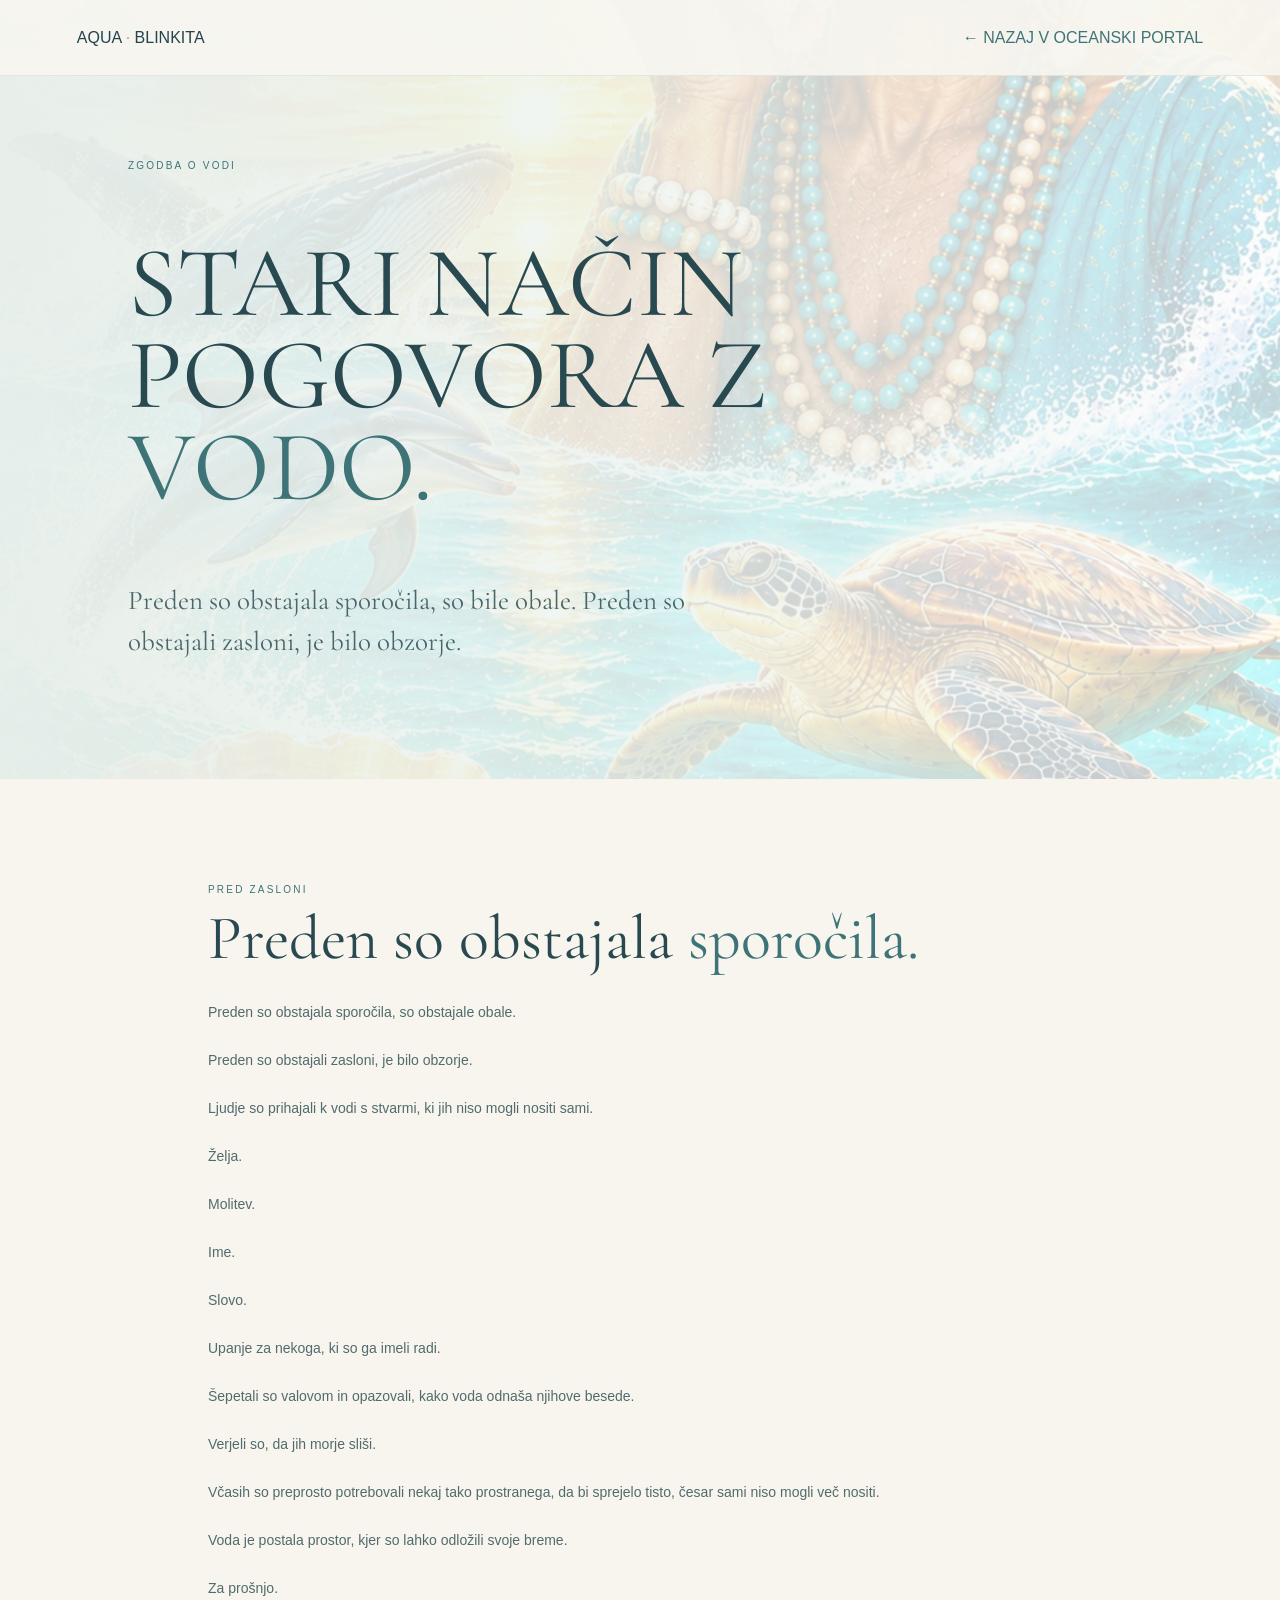
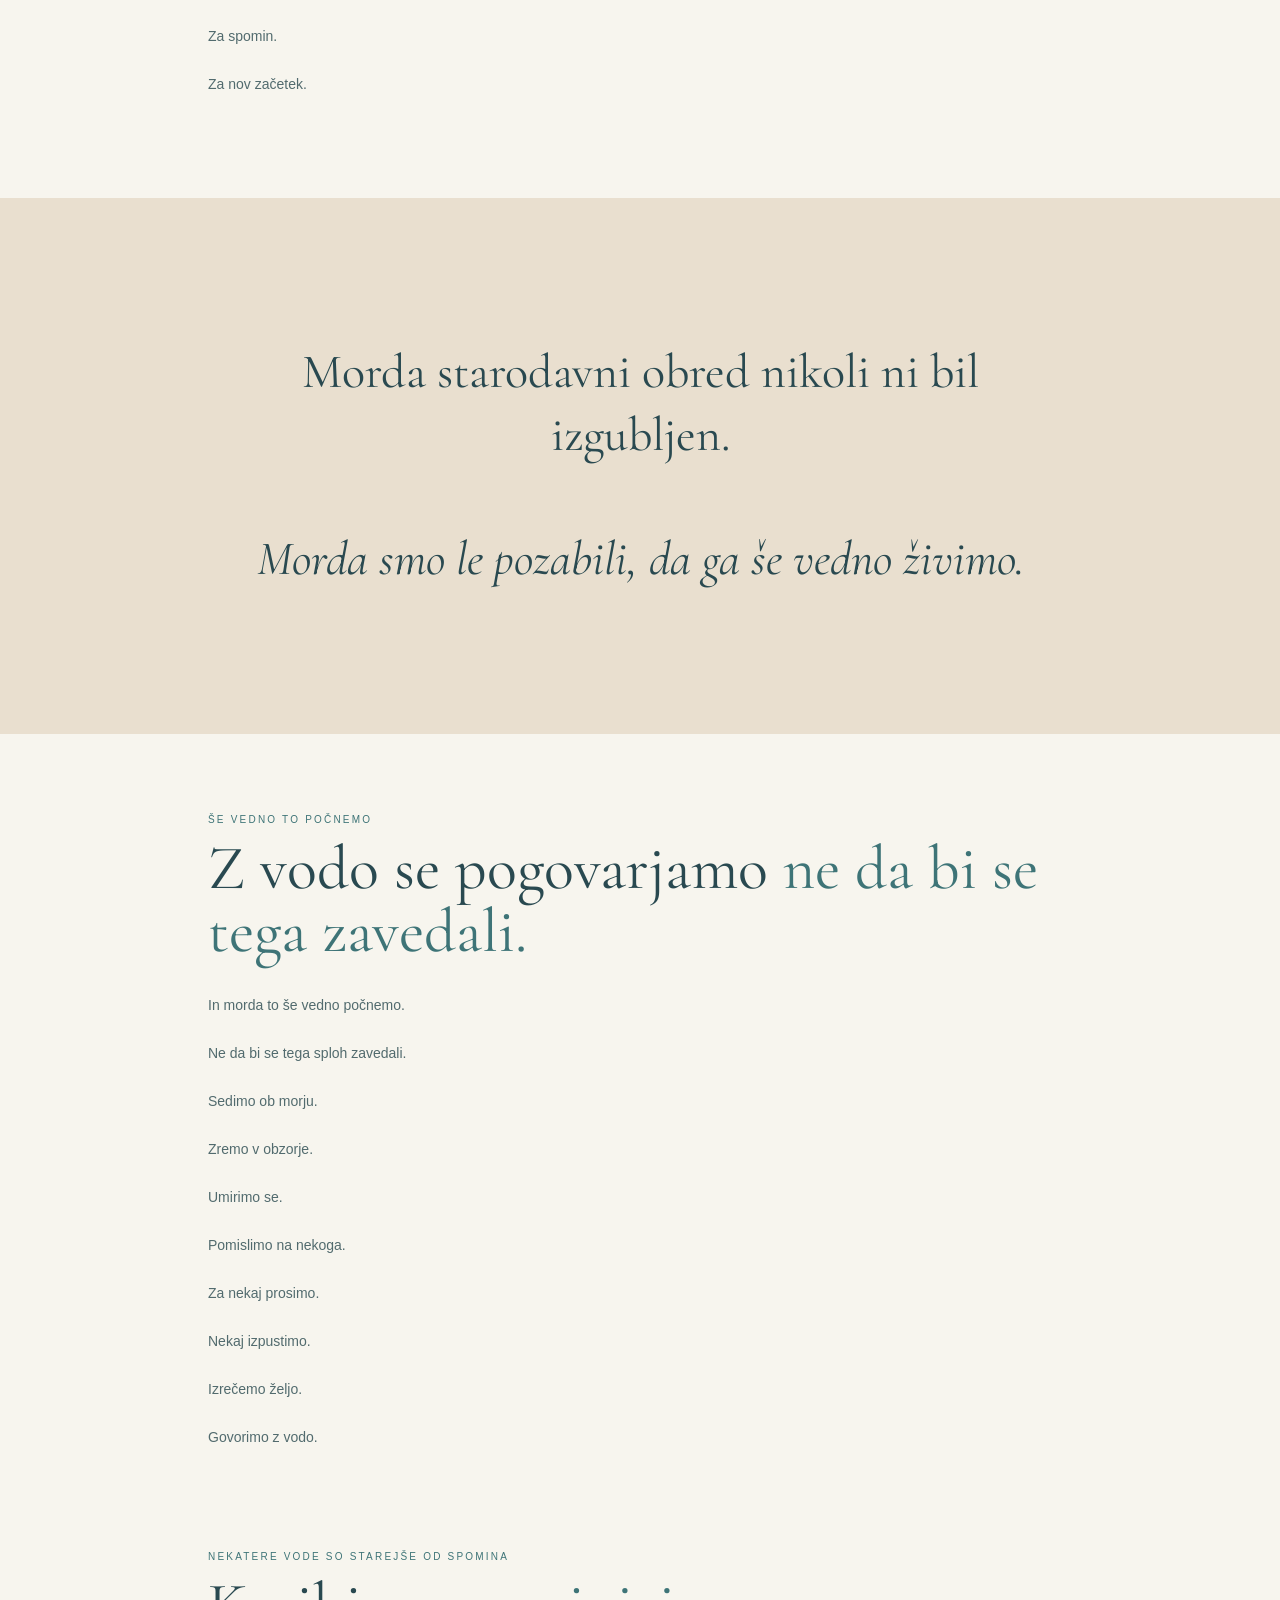
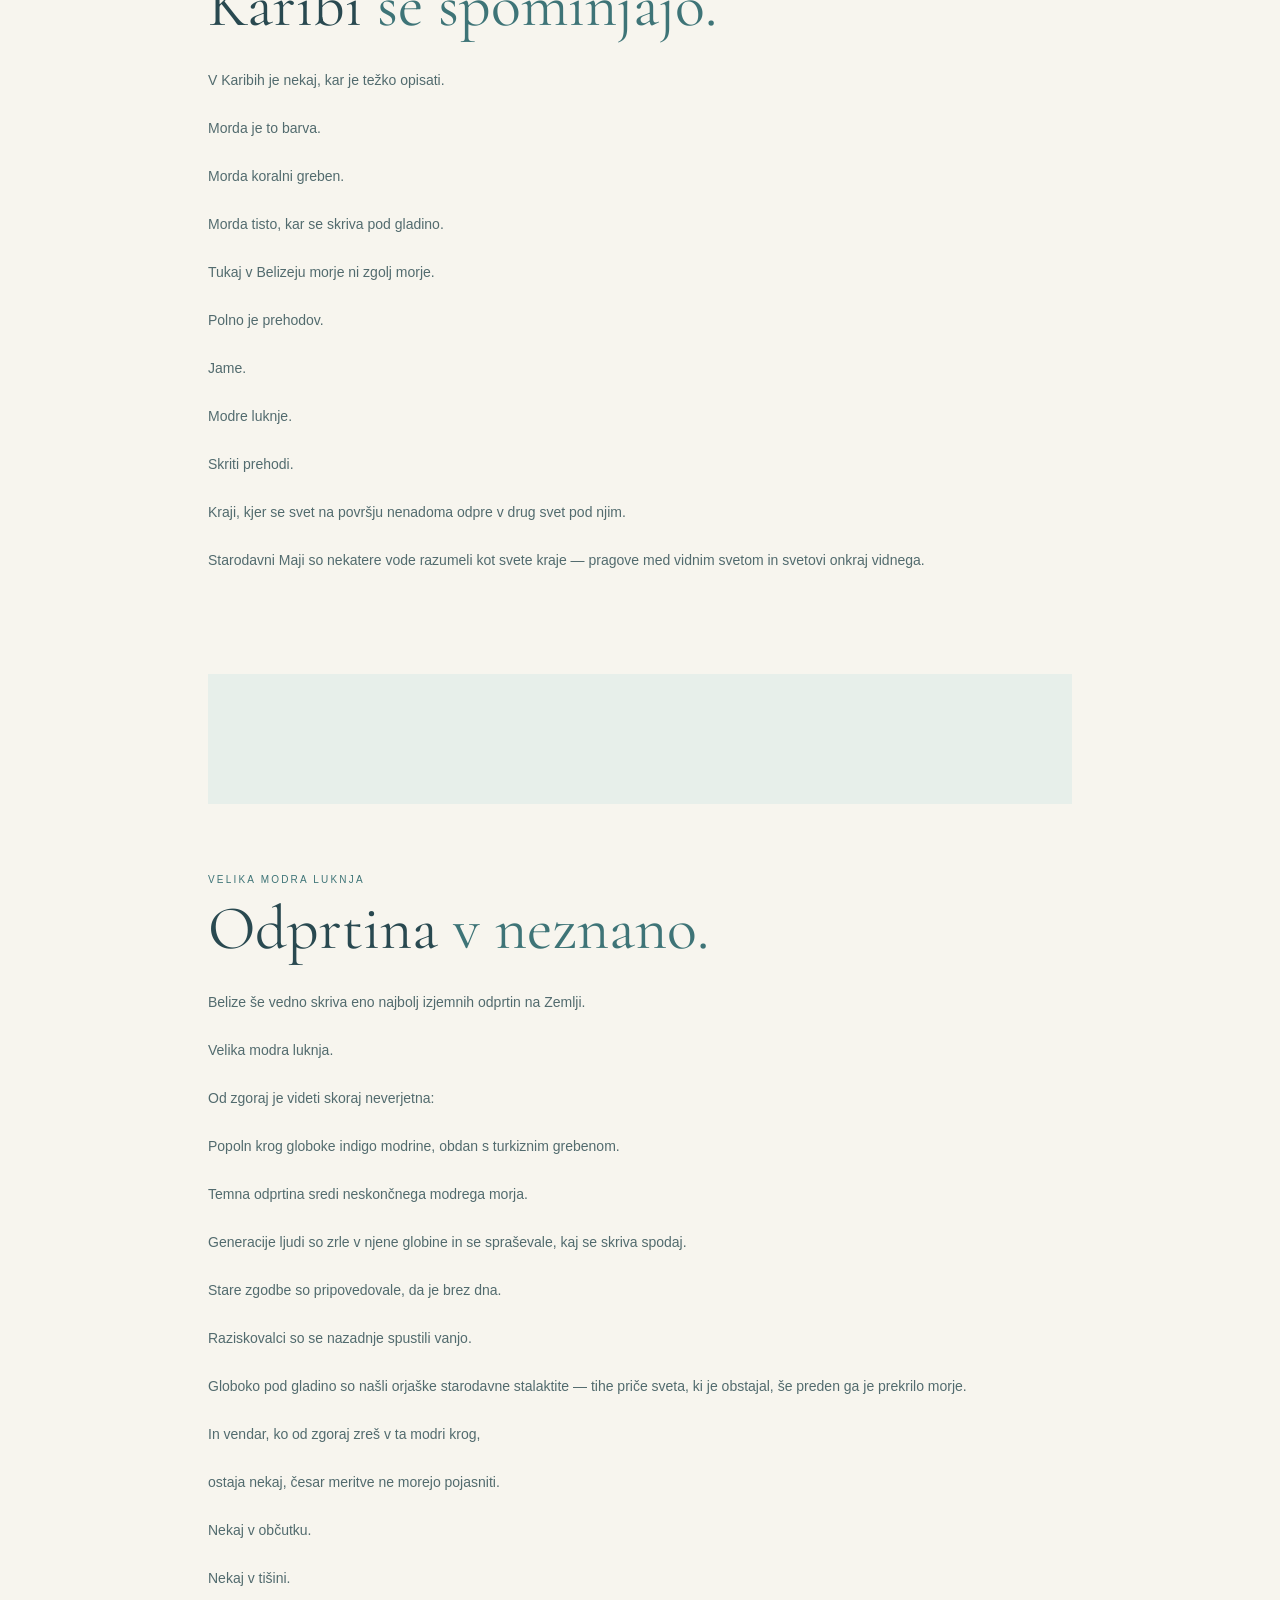
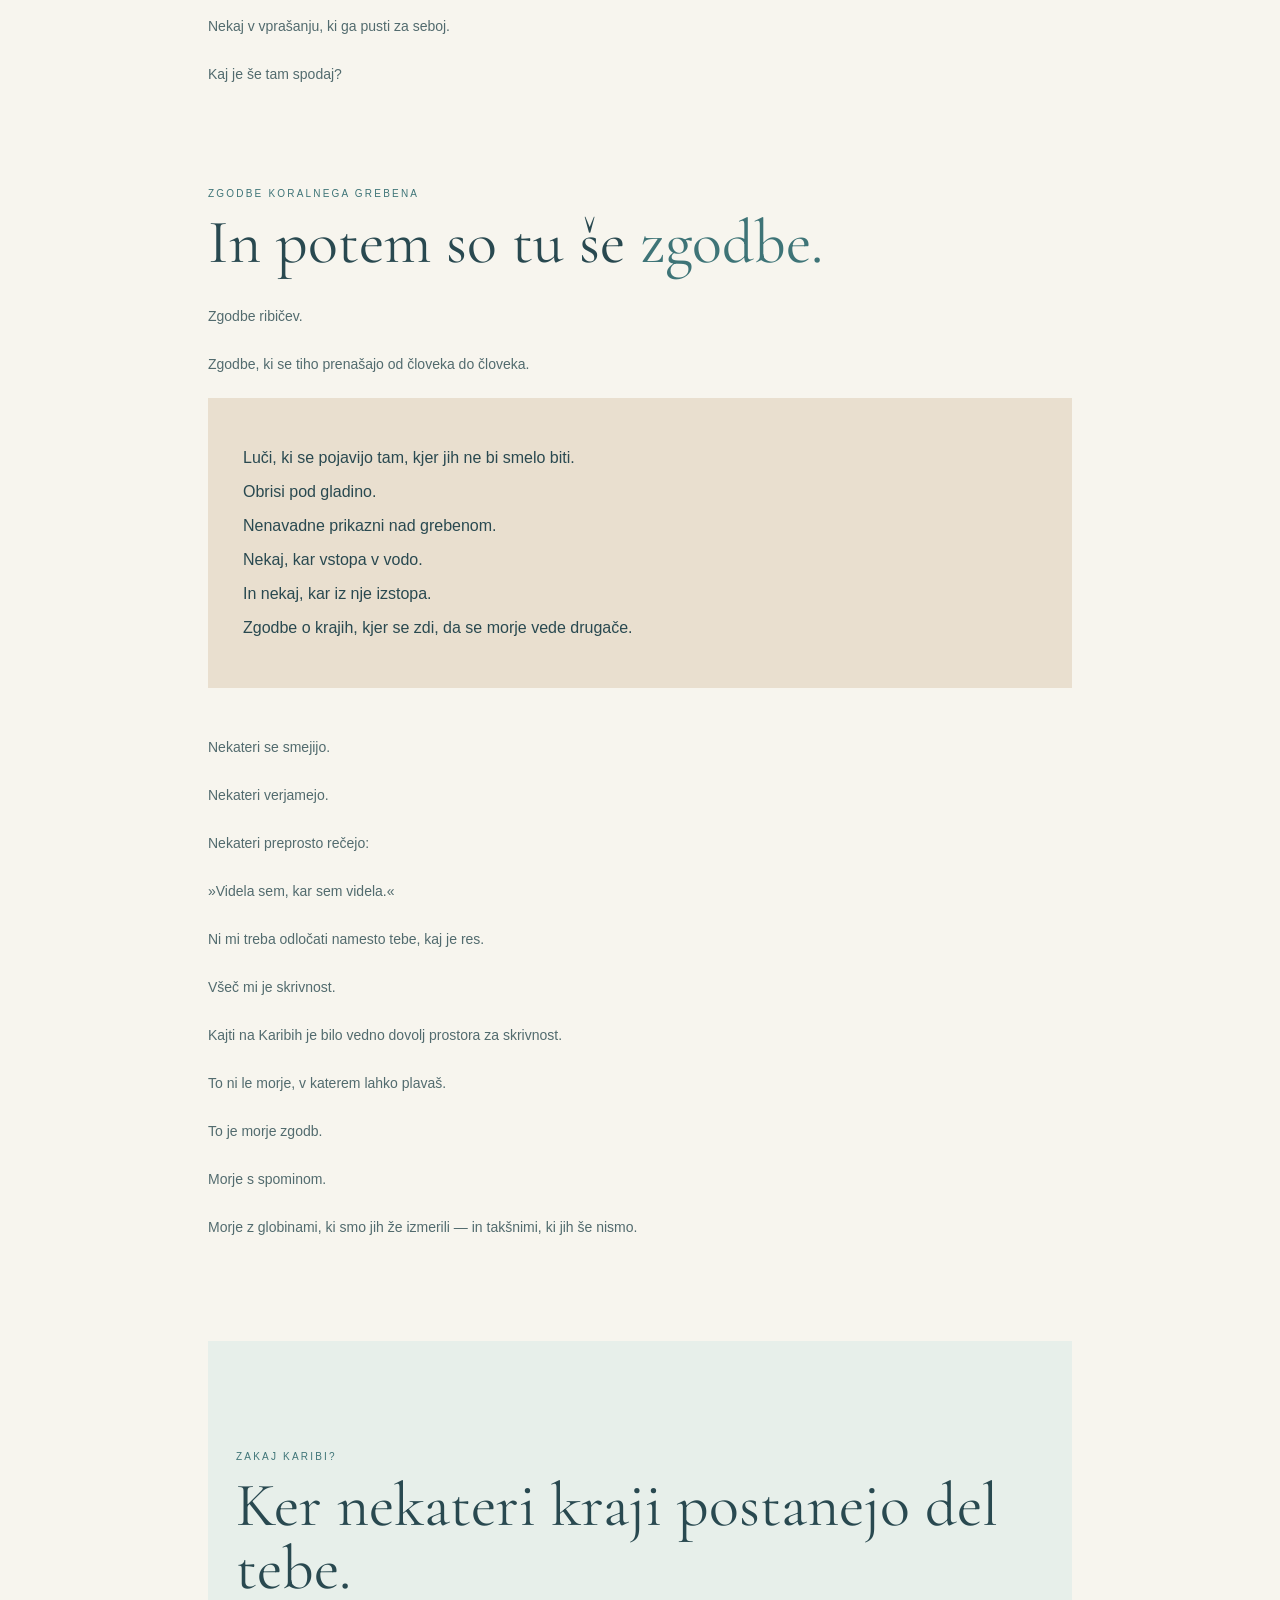
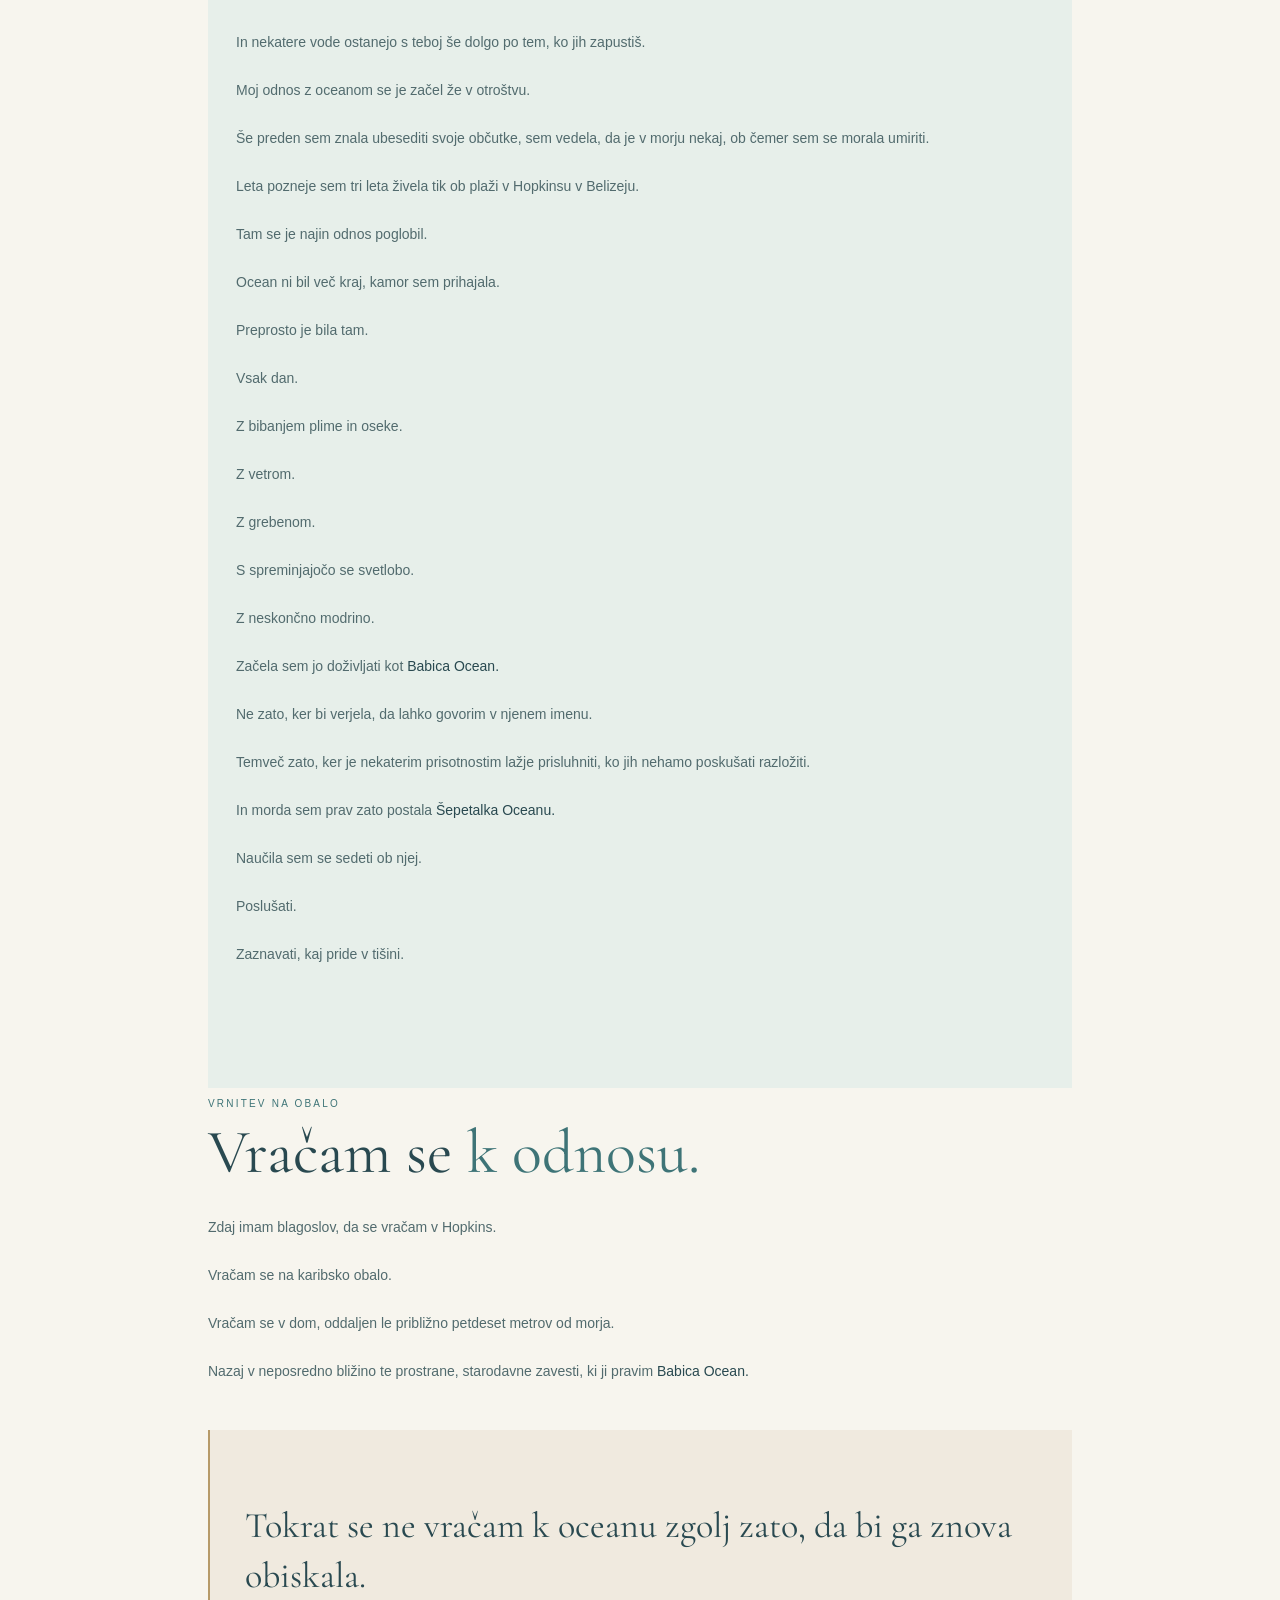
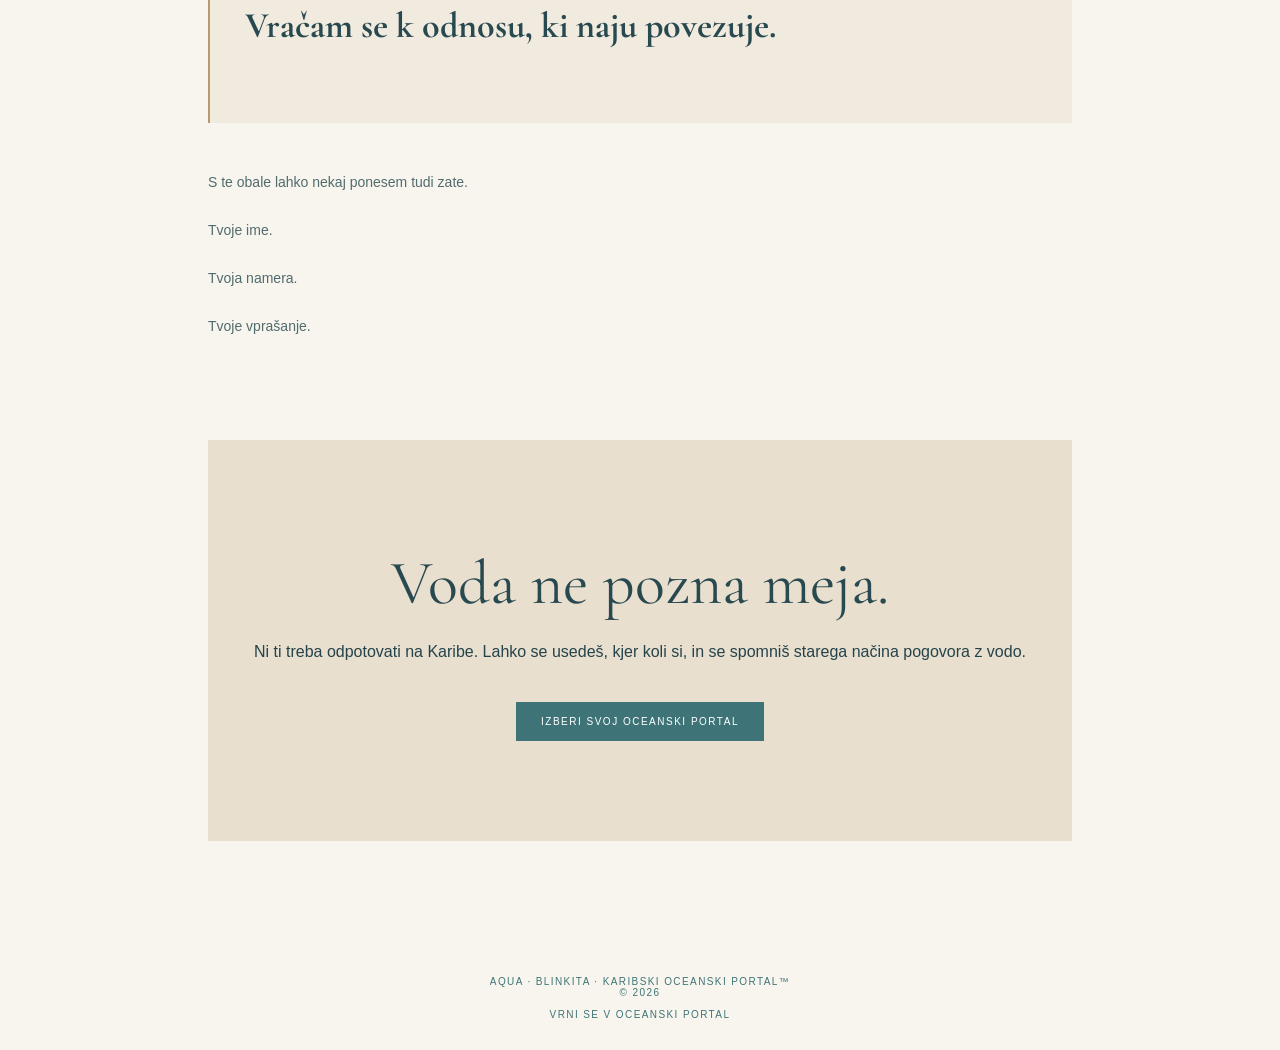
<file: public/water-sl.html>
<!doctype html>
<html lang="sl">
<head>
<meta charset="utf-8">
<meta name="viewport" content="width=device-width,initial-scale=1">

<title>Stari način pogovora z vodo — AQUA · BLINKITA</title>

<meta name="description" content="Starodavni odnos med človekom in vodo, skrivnosti Karibov in zgodba Babice Ocean.">

<link rel="preconnect" href="https://fonts.googleapis.com">
<link rel="preconnect" href="https://fonts.gstatic.com" crossorigin>

<link href="https://fonts.googleapis.com/css2?family=Cormorant+Garamond:wght@400;500;600&family=Montserrat:wght@400;500;600&display=swap" rel="stylesheet">

<link rel="stylesheet" href="home.css">


<style>
body.water-page {
  margin: 0;
  background: var(--cream,#f7f5ee);
  color: var(--ink,#24434a);
  font-family: "DM Sans",sans-serif;
}
.water-page .story-hero {
  min-height: 620px;
  position: relative;
  display: flex;
  align-items: flex-end;
  color: var(--ink,#24434a);
  background:
    linear-gradient(90deg,rgba(231,239,234,.94),rgba(231,239,234,.48) 58%,rgba(231,239,234,.08)),
    url('images/flyers/babica-ocean-flyer-blank-transparent.jpg') center/cover no-repeat;
}
.water-page .story-nav {
  position: absolute;
  z-index: 5;
  top: 0;
  left: 0;
  right: 0;
  min-height: 76px;
  padding: 0 clamp(22px,6vw,90px);
  display: flex;
  justify-content: space-between;
  align-items: center;
  background: rgba(248,247,241,.9);
  border-bottom: 1px solid rgba(83,125,124,.12);
  color: var(--ink);
}
.water-page .story-nav a {
  color: var(--sea-dark,#3e7477);
  text-decoration: none;
}
.water-page .story-hero-content {
  position: relative;
  z-index: 2;
  max-width: 900px;
  padding: 150px clamp(24px,10vw,150px) 90px;
}
.water-page .eyebrow,
.water-page .story-kicker {
  color: var(--sea-dark,#3e7477);
  font-size: 10px;
  letter-spacing: .22em;
  text-transform: uppercase;
}
.water-page .story-hero h1 {
  font: 400 clamp(58px,8vw,100px)/.92 "Cormorant Garamond",serif;
  color: #294950;
}
.water-page .story-hero h1 em {
  color: var(--sea-dark,#3e7477);
  font-style: normal;
}
.water-page .story-hero-sub {
  max-width: 570px;
  font: 400 clamp(21px,2.5vw,27px)/1.5 "Cormorant Garamond",serif;
  color: #49676b;
}
.water-page .story-content {
  max-width: 920px;
  margin: auto;
  padding: 95px 28px 105px;
}
.water-page .story-section {
  margin: 0 0 100px;
}
.water-page .story-section h2,
.water-page .caribbean-section h2,
.water-page .story-end h2 {
  font: 400 clamp(40px,5.5vw,62px)/1.02 "Cormorant Garamond",serif;
  color: #294950;
  margin: 12px 0 28px;
}
.water-page .story-section h2 em {
  color: var(--sea-dark,#3e7477);
  font-style: normal;
}
.water-page .story-text {
  max-width: 760px;
  font: 300 14px/2 "DM Sans",sans-serif;
  color: #526b6e;
}
.water-page .story-text p {
  margin: 0 0 20px;
}
.water-page .story-text strong {
  color: #294950;
  font-weight: 500;
}
.water-page .story-break {
  margin: 80px calc(50% - 50vw);
  padding: 95px 25px;
  text-align: center;
  background: #e9dfcf;
  color: #294950;
}
.water-page .story-break-content {
  max-width: 850px;
  margin: auto;
  font: 400 clamp(30px,4.5vw,48px)/1.3 "Cormorant Garamond",serif;
}
.water-page .blue-hole {
  margin: 70px 0;
  padding: 65px 20px;
  background: #e7efea;
  text-align: center;
}
.water-page .blue-hole-art {
  margin: auto;
}
.water-page .mystery-card {
  background: #e9dfcf;
  padding: 35px;
  color: #294950;
}
.water-page .caribbean-section {
  padding: 100px 28px;
  background: #e7efea;
}
.water-page .caribbean-inner {
  max-width: 920px;
  margin: auto;
}
.water-page .return-highlight {
  margin: 45px 0;
  padding: 35px;
  border-left: 2px solid var(--gold,#b69a69);
  background: #f0eadf;
  font: 400 clamp(25px,3vw,36px)/1.4 "Cormorant Garamond",serif;
  color: #294950;
}
.water-page .story-end {
  padding: 100px 25px;
  text-align: center;
  background: #e9dfcf;
}
.water-page .story-end a {
  display: inline-block;
  margin-top: 25px;
  padding: 14px 25px;
  background: var(--sea-dark,#3e7477);
  color: white;
  text-decoration: none;
  font-size: 10px;
  letter-spacing: .15em;
}
.water-page .story-footer {
  padding: 30px 20px;
  text-align: center;
  color: var(--sea-dark,#3e7477);
  font-size: 10px;
  letter-spacing: .14em;
}
.water-page .story-footer a {
  color: var(--sea-dark,#3e7477);
  text-decoration: none;
}
@media(max-width:700px) {
  .water-page .story-hero { min-height: 590px; }
  .water-page .story-hero-content { padding: 140px 7vw 75px; }
  .water-page .story-content { padding: 65px 23px; }
  .water-page .story-section { margin-bottom: 70px; }
  .water-page .story-break { margin-top: 55px; margin-bottom: 55px; }
  .water-page .mystery-card { padding: 24px; }
}
</style>
</head>

<body class="water-page">

<div class="noise"></div>

<!-- =======================================================
     NAVIGATION
======================================================== -->

<header class="story-hero">

  <div class="story-nav">

    <div class="brand">
      AQUA <span style="color:var(--gold)">·</span> BLINKITA
    </div>

    <a href="index.html?lang=sl">
      ← <span class="back-text">NAZAJ V OCEANSKI PORTAL</span>
    </a>

  </div>

  <div class="story-hero-water"></div>

  <div class="story-hero-content">

    <p class="eyebrow">
      ZGODBA O VODI
    </p>

    <h1>
      STARI NAČIN<br>POGOVORA Z <em>VODO.</em>
    </h1>

    <p class="story-hero-sub">
      Preden so obstajala sporočila, so bile obale.
      Preden so obstajali zasloni, je bilo obzorje.
    </p>

  </div>

</header>


<!-- =======================================================
     STORY
======================================================== -->

<main class="story-content">


  <!-- OLD WAY -->

  <section class="story-section">

    <p class="story-kicker">
      PRED ZASLONI
    </p>

    <h2>
      Preden so obstajala
      <em>sporočila.</em>
    </h2>

    <div class="story-text">

      <p>
        Preden so obstajala sporočila, so obstajale obale.
      </p>

      <p>
        Preden so obstajali zasloni, je bilo obzorje.
      </p>

      <p>
        Ljudje so prihajali k vodi s stvarmi, ki jih niso mogli nositi sami.
      </p>

      <p>
        Želja.
      </p>

      <p>
        Molitev.
      </p>

      <p>
        Ime.
      </p>

      <p>
        Slovo.
      </p>

      <p>
        Upanje za nekoga, ki so ga imeli radi.
      </p>

      <p>
        Šepetali so valovom in opazovali, kako voda odnaša njihove besede.
      </p>

      <p>
        Verjeli so, da jih morje sliši.
      </p>

      <p>
        Včasih so preprosto potrebovali nekaj tako prostranega, da bi sprejelo tisto, česar sami niso mogli več nositi.
      </p>

      <p>
        Voda je postala prostor, kjer so lahko odložili svoje breme.
      </p>

      <p>
        Za prošnjo.
      </p>

      <p>
        Za spomin.
      </p>

      <p>
        Za nov začetek.
      </p>

    </div>

  </section>


  <!-- BREAK -->

  <div class="story-break">

    <div class="story-break-content">

      <p>
        Morda starodavni obred nikoli ni bil izgubljen.
        <br><br>
        <em>
          Morda smo le pozabili, da ga še vedno živimo.
        </em>
      </p>

    </div>

  </div>


  <!-- MODERN WATER -->

  <section class="story-section">

    <p class="story-kicker">
      ŠE VEDNO TO POČNEMO
    </p>

    <h2>
      Z vodo se pogovarjamo
      <em>ne da bi se tega zavedali.</em>
    </h2>

    <div class="story-text">

      <p>
        In morda to še vedno počnemo.
      </p>

      <p>
        Ne da bi se tega sploh zavedali.
      </p>

      <p>
        Sedimo ob morju.
      </p>

      <p>
        Zremo v obzorje.
      </p>

      <p>
        Umirimo se.
      </p>

      <p>
        Pomislimo na nekoga.
      </p>

      <p>
        Za nekaj prosimo.
      </p>

      <p>
        Nekaj izpustimo.
      </p>

      <p>
        Izrečemo željo.
      </p>

      <p class="large">
        Govorimo z vodo.
      </p>

    </div>

  </section>


  <!-- OLDER THAN MEMORY -->

  <section class="story-section">

    <p class="story-kicker">
      NEKATERE VODE SO STAREJŠE OD SPOMINA
    </p>

    <h2>
      Karibi
      <em>se spominjajo.</em>
    </h2>

    <div class="story-text">

      <p>
        V Karibih je nekaj, kar je težko opisati.
      </p>

      <p>
        Morda je to barva.
      </p>

      <p>
        Morda koralni greben.
      </p>

      <p>
        Morda tisto, kar se skriva pod gladino.
      </p>

      <p>
        Tukaj v Belizeju morje ni zgolj morje.
      </p>

      <p>
        Polno je prehodov.
      </p>

      <p>
        Jame.
      </p>

      <p>
        Modre luknje.
      </p>

      <p>
        Skriti prehodi.
      </p>

      <p>
        Kraji, kjer se svet na površju nenadoma odpre v drug svet pod njim.
      </p>

      <p>
        Starodavni Maji so nekatere vode razumeli kot svete kraje — pragove med vidnim svetom in svetovi onkraj vidnega.
      </p>

    </div>

  </section>


  <!-- BLUE HOLE -->

  <div class="blue-hole">

    <div
      class="blue-hole-art"
      aria-label="Abstract representation of the Great Blue Hole"
    ></div>

  </div>


  <!-- GREAT BLUE HOLE -->

  <section class="story-section">

    <p class="story-kicker">
      VELIKA MODRA LUKNJA
    </p>

    <h2>
      Odprtina
      <em>v neznano.</em>
    </h2>

    <div class="story-text">

      <p>
        Belize še vedno skriva eno najbolj izjemnih odprtin na Zemlji.
      </p>

      <p>
        Velika modra luknja.
      </p>

      <p>
        Od zgoraj je videti skoraj neverjetna:
      </p>

      <p>
        Popoln krog globoke indigo modrine, obdan s turkiznim grebenom.
      </p>

      <p>
        Temna odprtina sredi neskončnega modrega morja.
      </p>

      <p>
        Generacije ljudi so zrle v njene globine in se spraševale, kaj se skriva spodaj.
      </p>

      <p>
        Stare zgodbe so pripovedovale, da je brez dna.
      </p>

      <p>
        Raziskovalci so se nazadnje spustili vanjo.
      </p>

      <p>
        Globoko pod gladino so našli orjaške starodavne stalaktite — tihe priče sveta, ki je obstajal, še preden ga je prekrilo morje.
      </p>

      <p>
        In vendar, ko od zgoraj zreš v ta modri krog,
      </p>

      <p>
        ostaja nekaj, česar meritve ne morejo pojasniti.
      </p>

      <p>
        Nekaj v občutku.
      </p>

      <p>
        Nekaj v tišini.
      </p>

      <p>
        Nekaj v vprašanju, ki ga pusti za seboj.
      </p>

      <p class="large">
        Kaj je še tam spodaj?
      </p>

    </div>

  </section>


  <!-- MYSTERY -->

  <section class="story-section mystery">

    <p class="story-kicker">
      ZGODBE KORALNEGA GREBENA
    </p>

    <h2>
      In potem so tu še
      <em>zgodbe.</em>
    </h2>

    <div class="story-text">

      <p>
        Zgodbe ribičev.
      </p>

      <p>
        Zgodbe, ki se tiho prenašajo od človeka do človeka.
      </p>

    </div>

    <div class="mystery-card">

      <p>
        Luči, ki se pojavijo tam, kjer jih ne bi smelo biti.
      </p>

      <p>
        Obrisi pod gladino.
      </p>

      <p>
        Nenavadne prikazni nad grebenom.
      </p>

      <p>
        Nekaj, kar vstopa v vodo.
      </p>

      <p>
        In nekaj, kar iz nje izstopa.
      </p>

      <p>
        Zgodbe o krajih, kjer se zdi, da se morje vede drugače.
      </p>

    </div>

    <div class="story-text" style="margin-top:45px;">

      <p>
        Nekateri se smejijo.
      </p>

      <p>
        Nekateri verjamejo.
      </p>

      <p>
        Nekateri preprosto rečejo:
      </p>

      <p class="large">
        »Videla sem, kar sem videla.«
      </p>

      <p>
        Ni mi treba odločati namesto tebe, kaj je res.
      </p>

      <p>
        Všeč mi je skrivnost.
      </p>

      <p>
        Kajti na Karibih je bilo vedno dovolj prostora za skrivnost.
      </p>

      <p>
        To ni le morje, v katerem lahko plavaš.
      </p>

      <p>
        To je morje zgodb.
      </p>

      <p>
        Morje s spominom.
      </p>

      <p>
        Morje z globinami, ki smo jih že izmerili — in takšnimi, ki jih še nismo.
      </p>

    </div>

  </section>


  <!-- CARIBBEAN -->

  <section class="caribbean-section">

    <div class="caribbean-inner">

      <p class="story-kicker">
        ZAKAJ KARIBI?
      </p>

      <h2>
        Ker nekateri kraji
        postanejo del tebe.
      </h2>

      <div class="story-text">

        <p>
          In nekatere vode ostanejo s teboj še dolgo po tem, ko jih zapustiš.
        </p>

        <p>
          Moj odnos z oceanom se je začel že v otroštvu.
        </p>

        <p>
          Še preden sem znala ubesediti svoje občutke, sem vedela, da je v morju nekaj, ob čemer sem se morala umiriti.
        </p>

        <p>
          Leta pozneje sem tri leta živela tik ob plaži v Hopkinsu v Belizeju.
        </p>

        <p>
          Tam se je najin odnos poglobil.
        </p>

        <p>
          Ocean ni bil več kraj, kamor sem prihajala.
        </p>

        <p>
          Preprosto je bila tam.
        </p>

        <p>
          Vsak dan.
        </p>

        <p>
          Z bibanjem plime in oseke.
        </p>

        <p>
          Z vetrom.
        </p>

        <p>
          Z grebenom.
        </p>

        <p>
          S spreminjajočo se svetlobo.
        </p>

        <p>
          Z neskončno modrino.
        </p>

        <p>
          Začela sem jo doživljati kot
          <strong>Babica Ocean.</strong>
        </p>

        <p>
          Ne zato, ker bi verjela, da lahko govorim v njenem imenu.
        </p>

        <p>
          Temveč zato, ker je nekaterim prisotnostim lažje prisluhniti, ko jih nehamo poskušati razložiti.
        </p>

        <p>
          In morda sem prav zato postala
          <strong>Šepetalka Oceanu.</strong>
        </p>

        <p>
          Naučila sem se sedeti ob njej.
        </p>

        <p>
          Poslušati.
        </p>

        <p>
          Zaznavati, kaj pride v tišini.
        </p>

      </div>

    </div>

  </section>


  <!-- RETURN -->

  <section class="story-section return-section">

    <p class="story-kicker">
      VRNITEV NA OBALO
    </p>

    <h2>
      Vračam se
      <em>k odnosu.</em>
    </h2>

    <div class="story-text">

      <p>
        Zdaj imam blagoslov, da se vračam v Hopkins.
      </p>

      <p>
        Vračam se na karibsko obalo.
      </p>

      <p>
        Vračam se v dom, oddaljen le približno petdeset metrov od morja.
      </p>

      <p>
        Nazaj v neposredno bližino te prostrane, starodavne zavesti, ki ji pravim
        <strong>Babica Ocean.</strong>
      </p>

    </div>

    <div class="return-highlight">

      <p>
        Tokrat se ne vračam k oceanu zgolj zato, da bi ga znova obiskala.
        <br>
        <strong>Vračam se k odnosu, ki naju povezuje.</strong>
      </p>

    </div>

    <div class="story-text">

      <p>
        S te obale lahko nekaj ponesem tudi zate.
      </p>

      <p>
        Tvoje ime.
      </p>

      <p>
        Tvoja namera.
      </p>

      <p>
        Tvoje vprašanje.
      </p>

    </div>

  </section>


  <!-- END -->

  <section class="story-end">

    <h2>
      Voda ne pozna meja.
    </h2>

    <p>
      Ni ti treba odpotovati na Karibe. Lahko se usedeš, kjer koli si, in se spomniš starega načina pogovora z vodo.
    </p>

    <a
      class="button"
      href="index.html?lang=sl#portals"
    >
      IZBERI SVOJ OCEANSKI PORTAL
    </a>

  </section>


</main>


<footer class="story-footer">

  AQUA · BLINKITA · KARIBSKI OCEANSKI PORTAL™

  <br>

  <span>© 2026</span>

  <br><br>

  <a href="index.html?lang=sl">
    VRNI SE V OCEANSKI PORTAL
  </a>

</footer>


</body>
</html>
</file>
<file: style.css>
:root{
  --navy:#061923;
  --deep:#031119;
  --ivory:#f4efe3;
  --muted:#b7c2c1;
  --gold:#c9b27a;
  --sea:#5ca5a8;
  --foam:#dcece6;
  --line:rgba(244,239,227,.16);
}

*{
  box-sizing:border-box;
}

html{
  scroll-behavior:smooth;
}

body{
  margin:0;
  background:var(--ivory);
  color:var(--navy);
  font-family:Montserrat,Arial,sans-serif;
}

body.portal-lock{
  overflow:hidden;
}

.noise{
  position:fixed;
  inset:0;
  pointer-events:none;
  opacity:.025;
  background-image:url("data:image/svg+xml,%3Csvg viewBox='0 0 120 120' xmlns='http://www.w3.org/2000/svg'%3E%3Cfilter id='n'%3E%3CfeTurbulence type='fractalNoise' baseFrequency='.8' numOctaves='4' stitchTiles='stitch'/%3E%3C/filter%3E%3Crect width='100%25' height='100%25' filter='url(%23n)'/%3E%3C/svg%3E");
}


/* =========================================================
   THRESHOLD
========================================================= */

.threshold{
  position:fixed;
  inset:0;
  z-index:100;
  background:
    radial-gradient(
      circle at 70% 25%,
      #205665 0,
      #0a3341 35%,
      #021016 82%
    );
  color:var(--ivory);
  overflow:hidden;
  transition:opacity .8s,transform .8s;
}

.threshold.leaving{
  opacity:0;
  transform:scale(1.035);
  pointer-events:none;
}

.threshold-water{
  position:absolute;
  inset:50% -10% -20%;
  background:
    radial-gradient(
      ellipse at 50% 0,
      rgba(92,165,168,.2),
      transparent 60%
    );
  animation:water 7s ease-in-out infinite;
}

.threshold-top{
  position:absolute;
  top:26px;
  left:5vw;
  right:5vw;

  display:flex;
  justify-content:space-between;
  align-items:center;

  padding-right:65px;

  font-size:9px;
  letter-spacing:.25em;
  color:#d8dcd4;

  z-index:110;
}

/* =========================================================
   THRESHOLD LANGUAGE TOGGLE
========================================================= */

.threshold-lang-toggle{
  position:absolute;
  top:20px;
  right:5vw;
  z-index:120;

  min-width:42px;
  padding:7px 11px;

  border:1px solid rgba(255,255,255,.35);
  border-radius:999px;

  background:rgba(3,17,25,.25);
  color:var(--ivory);

  font-family:Montserrat,Arial,sans-serif;
  font-size:9px;
  font-weight:600;
  letter-spacing:.14em;

  cursor:pointer;

  backdrop-filter:blur(8px);

  transition:
    background .25s ease,
    border-color .25s ease,
    transform .25s ease;
}

.threshold-lang-toggle:hover{
  background:rgba(201,178,122,.15);
  border-color:var(--gold);
  transform:translateY(-1px);
}

.threshold-lang-toggle:focus-visible{
  outline:1px solid var(--gold);
  outline-offset:3px;
}

.threshold-progress{
  position:absolute;
  top:58px;
  left:5vw;
  right:5vw;
  height:1px;
  background:rgba(255,255,255,.15);
}

.threshold-progress i{
  display:block;
  width:25%;
  height:100%;
  background:var(--gold);
  transition:.5s;
}

.threshold-stage{
  height:100%;
  display:grid;
  place-items:center;
  text-align:center;
  padding:80px 7vw;
}

.threshold-slide{
  display:none;
  max-width:900px;
  animation:rise .8s ease both;
}

.threshold-slide.active{
  display:block;
}

.threshold-kicker{
  font-size:10px;
  letter-spacing:.3em;
  color:var(--gold);
  margin-bottom:28px;
}

.threshold-slide h1{
  font:
    400 clamp(58px,9vw,125px)/.8
    "Cormorant Garamond",
    serif;
  margin:0;
  letter-spacing:-.02em;
}

.threshold-slide h1 em{
  font-style:normal;
  color:var(--foam);
}

.threshold-slide>p:not(.threshold-kicker){
  font:
    400 25px/1.35
    "Cormorant Garamond",
    serif;
  color:#d4dfdc;
  margin:35px 0;
}

.threshold-next,
.threshold-enter{
  border:1px solid var(--gold);
  background:transparent;
  color:var(--ivory);
  padding:16px 24px;
  font-size:10px;
  letter-spacing:.2em;
  font-weight:600;
  cursor:pointer;
}

.threshold-enter{
  background:var(--gold);
  color:#07151a;
}

.threshold-next span{
  color:var(--gold);
  padding-left:14px;
}

.threshold-name{
  display:block;
  max-width:370px;
  margin:0 auto 25px;
  text-align:left;
  font-size:9px;
  letter-spacing:.18em;
  color:var(--gold);
}

.threshold-name input{
  display:block;
  width:100%;
  margin-top:8px;
  padding:14px 2px;
  border:0;
  border-bottom:1px solid rgba(255,255,255,.4);
  background:transparent;
  color:white;
  font:22px "Cormorant Garamond",serif;
  outline:none;
}

.threshold-name input::placeholder{
  color:rgba(255,255,255,.4);
}

.threshold-shell{
  font:130px "Cormorant Garamond",serif;
  color:#b9cfc9;
  margin:-10px 0 15px;
  transform:rotate(-12deg);
  animation:float 4s ease-in-out infinite;
}

.threshold-back{
  position:absolute;
  bottom:28px;
  left:5vw;
  border:0;
  background:none;
  color:rgba(255,255,255,.65);
  font-size:9px;
  letter-spacing:.2em;
  cursor:pointer;
}

.threshold-skip{
  position:absolute;
  right:5vw;
  bottom:28px;
}

.threshold-skip button{
  border:0;
  background:none;
  color:rgba(255,255,255,.45);
  font-size:9px;
  letter-spacing:.2em;
  cursor:pointer;
}


/* =========================================================
   NAV / HERO
========================================================= */

.hero{
  min-height:94vh;
  background:
    radial-gradient(
      circle at 70% 30%,
      #173d4a 0,
      #092532 38%,
      #031119 78%
    );
  color:var(--ivory);
  position:relative;
  overflow:hidden;
}

nav{
  display:flex;
  justify-content:space-between;
  align-items:center;
  padding:28px 5vw;
  font-size:10px;
  letter-spacing:.22em;
}

nav a{
  color:var(--ivory);
  text-decoration:none;
}

.brand{
  font-weight:600;
}

.brand span{
  color:var(--gold);
}

.nav-actions{
  display:flex;
  align-items:center;
  gap:18px;
}

.lang-toggle{
  background:transparent;
  border:1px solid rgba(255,255,255,.35);
  color:inherit;
  padding:7px 10px;
  border-radius:999px;
  letter-spacing:.12em;
  font-size:10px;
  cursor:pointer;
}

.hero-inner{
  max-width:1050px;
  padding:13vh 6vw 10vh;
}

.eyebrow{
  font-size:10px;
  letter-spacing:.28em;
  text-transform:uppercase;
  color:var(--gold);
  margin:0 0 24px;
}

.micro-intro{
  font-size:9px;
  letter-spacing:.32em;
  color:rgba(244,239,227,.6);
  margin:0 0 25px;
}

.hero h1,
.section-narrow h2,
.message h2{
  font-family:"Cormorant Garamond",serif;
  font-weight:400;
  line-height:.92;
}

.hero h1{
  font-size:clamp(45px,7vw,92px);
  margin:0;
  max-width:1050px;
}

.hero h1 em{
  font-style:normal;
  color:#d7e4df;
}

.hero-sub{
  font-family:"Cormorant Garamond",serif;
  font-size:27px;
  line-height:1.3;
  margin:38px 0;
}

.hero-sub strong{
  color:#fff;
  font-weight:500;
}

.button{
  display:inline-block;
  border:1px solid var(--gold);
  background:var(--gold);
  color:#07151a;
  padding:16px 24px;
  font-size:10px;
  letter-spacing:.2em;
  text-decoration:none;
  font-weight:600;
  cursor:pointer;
}

.button.secondary{
  background:transparent;
  color:var(--navy);
}

.wave{
  position:absolute;
  bottom:-35px;
  left:0;
  right:0;
  text-align:center;
  font-size:150px;
  color:rgba(255,255,255,.08);
}


/* =========================================================
   GENERAL
========================================================= */

section{
  padding:110px 0;
}

.section-narrow{
  max-width:1080px;
  margin:auto;
  padding-left:5vw;
  padding-right:5vw;
}

.story h2,
.portals h2,
.offers h2,
.shell h2,
.final h2,
.choice h2,
.aqua-lemu h2{
  font-size:clamp(48px,7vw,88px);
  margin:0 0 35px;
}

.section-dark{
  background:var(--navy);
  color:var(--ivory);
}

.section-dark .lead,
.section-dark p{
  color:#c5d0ce;
}

.lead{
  font-family:"Cormorant Garamond",serif;
  font-size:27px;
  line-height:1.4;
  max-width:760px;
}


/* =========================================================
   INTENTIONS
========================================================= */

.intent-grid{
  display:grid;
  grid-template-columns:repeat(5,1fr);
  gap:10px;
  margin-top:45px;
}

.intent{
  border:1px solid var(--line);
  padding:20px;
  color:var(--ivory);
  background:none;
  text-align:left;
  cursor:pointer;
  min-height:100px;
  transition:.25s;
}

.intent:hover,
.intent.active{
  border-color:var(--gold);
  background:rgba(201,178,122,.08);
}

.intent-symbol{
  font-size:20px;
}

.intent strong{
  display:block;
  font-family:"Cormorant Garamond",serif;
  font-size:22px;
  font-weight:400;
  margin-top:8px;
}

.intention-confirmation{
  margin-top:28px;
  border-left:2px solid var(--gold);
  padding:14px 18px;
  color:var(--foam);
  font-family:"Cormorant Garamond",serif;
  font-size:22px;
}


/* =========================================================
   PORTALS
========================================================= */

.capacity-note{
  margin:30px 0 0;
  padding:13px 16px;
  border-left:2px solid var(--gold);
  background:rgba(201,178,122,.09);
  font-size:11px;
  letter-spacing:.05em;
}

.portal-grid{
  display:grid;
  grid-template-columns:repeat(3,1fr);
  gap:14px;
  margin-top:25px;
}

.portal-card{
  border:1px solid #c9c0aa;
  padding:27px;
  background:rgba(255,255,255,.35);
  transition:.25s;
  position:relative;
}

.portal-card:hover{
  transform:translateY(-3px);
  border-color:var(--gold);
}

.portal-card.full{
  opacity:.46;
  background:#e8e2d7;
}

.portal-card .date{
  font-size:11px;
  letter-spacing:.15em;
  color:#647c80;
}

.portal-card h3{
  font-family:"Cormorant Garamond",serif;
  font-size:31px;
  font-weight:500;
  margin:16px 0 7px;
}

.portal-card .kin{
  font-size:12px;
  color:#677e82;
}

.portal-card p{
  font-family:"Cormorant Garamond",serif;
  font-size:18px;
  line-height:1.35;
  min-height:78px;
}

.portal-card button{
  margin-top:10px;
  background:none;
  border:0;
  padding:0;
  color:var(--navy);
  font-size:10px;
  letter-spacing:.18em;
  font-weight:600;
  cursor:pointer;
}

.portal-card button:disabled{
  cursor:not-allowed;
  color:#7c8584;
}

.availability{
  margin-top:20px;
  padding:9px 0;
  border-top:1px solid #c8c0b1;
  font-size:13px;
  letter-spacing:.08em;
}

.availability span{
  font-size:8px;
  letter-spacing:.18em;
  color:#748485;
  margin-left:7px;
}

.availability.sold{
  color:#777;
}


/* =========================================================
   HOW IT WORKS
========================================================= */

.steps{
  display:grid;
  grid-template-columns:repeat(4,1fr);
  gap:24px;
  margin-top:65px;
}

.steps>div{
  border-top:1px solid var(--line);
  padding-top:22px;
}

.steps span{
  color:var(--gold);
  font-size:11px;
  letter-spacing:.2em;
}

.steps h3{
  font-size:11px;
  letter-spacing:.15em;
}

.steps p{
  line-height:1.6;
  font-size:13px;
}


/* =========================================================
   SHELL
========================================================= */

.shell{
  display:grid;
  grid-template-columns:1fr 1.4fr;
  gap:90px;
  align-items:center;
}

.shell-art{
  height:300px;
  border:1px solid #bfb6a3;
  border-radius:50% 45% 55% 48%;
  display:grid;
  place-items:center;
  font-family:"Cormorant Garamond",serif;
  font-size:130px;
  color:#a79b83;
  transform:rotate(-12deg);
}

.story-link{
  display:inline-block;
  margin-top:20px;
  color:var(--navy);
  text-decoration:none;
  font-size:10px;
  letter-spacing:.18em;
  font-weight:600;
  border-bottom:1px solid #b8aa8a;
  padding-bottom:7px;
}

.story-link.light{
  color:var(--ivory);
  border-color:var(--gold);
}


/* =========================================================
   AQUA LEMU
========================================================= */

.aqua-layout{
  display:grid;
  grid-template-columns:1fr 1.25fr;
  gap:90px;
  align-items:start;
}

.aqua-lemu .prose{
  max-width:670px;
  font-family:"Cormorant Garamond",serif;
  font-size:23px;
  line-height:1.5;
}


/* =========================================================
   MESSAGE
========================================================= */

.message{
  padding-top:120px;
  padding-bottom:120px;
}

.message h2{
  font-size:clamp(50px,7vw,85px);
}

.message-text{
  max-width:700px;
  font-family:"Cormorant Garamond",serif;
  font-size:24px;
  line-height:1.5;
}

.audio-placeholder{
  margin-top:45px;
  border:1px solid #c8c0b1;
  padding:22px;
  color:#75888a;
  font-size:10px;
  letter-spacing:.2em;
}


/* =========================================================
   OFFERS
========================================================= */

.offer-grid{
  display:grid;
  grid-template-columns:1fr 1.25fr;
  gap:22px;
  margin-top:55px;
}

.offer{
  border:1px solid #c8bfa9;
  padding:42px;
}

.offer.portal{
  border-color:var(--gold);
  background:#fbf7ed;
}

.offer h3{
  font-family:"Cormorant Garamond",serif;
  font-size:65px;
  font-weight:400;
  margin:10px 0;
}

.offer .tag{
  font-family:"Cormorant Garamond",serif;
  font-size:23px;
}

.offer ul{
  padding-left:20px;
  line-height:2;
  font-size:13px;
}

.offer .muted,
.regular{
  font-size:10px;
  letter-spacing:.16em;
  color:#75888a;
}

.regular{
  margin-top:25px;
}


/* =========================================================
   FINAL
========================================================= */

.final{
  text-align:center;
}

.final .section-narrow{
  display:flex;
  flex-direction:column;
  align-items:center;
}

.final h2{
  max-width:800px;
}

.final .lead{
  margin-bottom:35px;
}


/* =========================================================
   MODAL
========================================================= */

.modal{
  display:none;
  position:fixed;
  inset:0;
  background:rgba(1,10,15,.78);
  backdrop-filter:blur(7px);
  z-index:200;
  align-items:center;
  justify-content:center;
  padding:20px;
}

.modal.open{
  display:flex;
}

.modal-card{
  position:relative;
  background:var(--ivory);
  max-width:570px;
  width:100%;
  max-height:92vh;
  overflow:auto;
  padding:42px;
}

.modal-card h2{
  font-family:"Cormorant Garamond",serif;
  font-size:46px;
  font-weight:400;
  margin:0 0 12px;
}

.close{
  position:absolute;
  right:18px;
  top:14px;
  border:0;
  background:none;
  font-size:30px;
  cursor:pointer;
}

.modal label{
  display:block;
  font-size:10px;
  letter-spacing:.12em;
  text-transform:uppercase;
  margin:17px 0;
}

.modal input,
.modal select,
.modal textarea{
  display:block;
  width:100%;
  margin-top:8px;
  padding:13px;
  border:1px solid #c8c0b1;
  background:#fffaf0;
  font:inherit;
}

.modal textarea{
  resize:vertical;
}

.question-hint{
  display:block;
  margin-top:8px;
  color:#7c8888;
  font-size:9px;
  line-height:1.5;
  letter-spacing:0;
  text-transform:none;
}

.modal .button{
  width:100%;
  margin-top:10px;
}

.selected-portal{
  border:1px solid #c9b27a;
  padding:12px;
  margin:18px 0;
  font-size:11px;
  line-height:1.6;
  background:#fbf7ed;
}

.form-note{
  font-size:10px;
  color:#7c8888;
  line-height:1.5;
}

.payment-choice{
  display:grid;
  gap:10px;
  margin-top:8px;
}

.bank-details{
  white-space:pre-line;
  border:1px solid #c8c0b1;
  padding:18px;
  margin-top:12px;
  line-height:1.7;
  font-size:13px;
  background:#fffaf0;
}


/* =========================================================
   FOOTER
========================================================= */

footer{
  text-align:center;
  padding:35px;
  font-size:9px;
  letter-spacing:.2em;
  color:#718184;
}

footer span{
  line-height:3;
}


/* =========================================================
   ANIMATIONS
========================================================= */

@keyframes rise{
  from{
    opacity:0;
    transform:translateY(18px);
  }

  to{
    opacity:1;
    transform:none;
  }
}

@keyframes float{
  0%,100%{
    transform:rotate(-12deg) translateY(0);
  }

  50%{
    transform:rotate(-9deg) translateY(-12px);
  }
}

@keyframes water{
  0%,100%{
    transform:scale(1);
  }

  50%{
    transform:scale(1.08);
  }
}


/* =========================================================
   MOBILE
========================================================= */

@media(max-width:760px){

  section{
    padding:75px 0;
  }

  .steps,
  .offer-grid,
  .shell,
  .aqua-layout{
    grid-template-columns:1fr;
  }

  .steps{
    gap:35px;
  }

  .portal-grid{
    grid-template-columns:1fr;
  }

  .intent-grid{
    grid-template-columns:repeat(2,1fr);
  }

  nav a{
    display:none;
  }

  .hero-inner{
    padding-top:12vh;
  }

  .hero h1{
    font-size:49px;
  }

  .prose{
    font-size:22px;
  }

  .shell-art{
    height:220px;
  }

  .modal-card{
    padding:30px 22px;
  }

  .threshold-slide h1{
    font-size:58px;
  }

  .threshold-slide>p:not(.threshold-kicker){
    font-size:21px;
  }

  .threshold-top{
    top:20px;
  }

  .threshold-progress{
    top:48px;
  }

  .portal-card p{
    min-height:0;
  }

  .availability span{
    display:block;
    margin:5px 0 0;
  }

  .micro-intro{
    letter-spacing:.18em;
    line-height:1.8;
  }

  .aqua-lemu .prose{
    font-size:21px;
  }

}

.threshold-lang-toggle{
  top:16px;
  right:5vw;
}

.threshold-top{
  top:20px;
  padding-right:58px;
}

/* =========================================================
   THRESHOLD — CLICK LAYER FIX
========================================================= */

.threshold-water{
  z-index:0;
  pointer-events:none;
}

.threshold-top,
.threshold-progress,
.threshold-stage,
.threshold-back,
.threshold-skip,
.threshold-lang-toggle{
  position:relative;
  z-index:10;
}

.threshold button,
.threshold input{
  position:relative;
  z-index:20;
  pointer-events:auto;
}
/* =========================================================
   INTRO LANGUAGE � SAME LOOK AS MAIN EN / SL BUTTON
========================================================= */

.threshold-lang-toggle{
  position:absolute;
  top:54px;
  right:5vw;
  z-index:120;

  background:transparent;
  border:1px solid rgba(255,255,255,.35);
  color:var(--ivory);

  padding:7px 10px;
  border-radius:999px;

  letter-spacing:.12em;
  font-size:10px;
  font-family:Montserrat,Arial,sans-serif;

  cursor:pointer;
}

.threshold-lang-toggle:hover{
  border-color:var(--gold);
  color:var(--gold);
}


/* =========================================================
   INTRO LANGUAGE TOGGLE � PREMIUM
   Uses existing #thresholdLangToggle
========================================================= */

.threshold-lang-toggle{
  position:absolute !important;
  top:20px !important;
  right:5vw !important;

  z-index:120 !important;

  min-width:48px;
  height:32px;

  padding:0 12px;

  display:flex;
  align-items:center;
  justify-content:center;

  border:1px solid rgba(201,178,122,.65) !important;
  border-radius:999px;

  background:rgba(3,17,25,.38) !important;
  color:var(--ivory) !important;

  font-family:Montserrat,Arial,sans-serif;
  font-size:9px;
  font-weight:600;
  letter-spacing:.16em;

  cursor:pointer;

  backdrop-filter:blur(10px);
  -webkit-backdrop-filter:blur(10px);

  transition:
    background .25s ease,
    border-color .25s ease,
    color .25s ease,
    transform .25s ease;
}

.threshold-lang-toggle:hover{
  background:rgba(201,178,122,.14) !important;
  border-color:var(--gold) !important;
  color:#fff !important;
  transform:translateY(-1px);
}

.threshold-lang-toggle:focus-visible{
  outline:1px solid var(--gold);
  outline-offset:3px;
}

@media(max-width:760px){

  .threshold-lang-toggle{
    top:14px !important;
    right:5vw !important;
    min-width:46px;
    height:30px;
  }

}


/* =========================================================
   INTRO TOP RIGHT � COUNTER + LANGUAGE
========================================================= */

.threshold-top{
  right:5vw !important;
  padding-right:0 !important;
}

.threshold-lang-toggle{
  top:17px !important;
  right:5vw !important;

  min-width:46px;
  height:30px;
}

/* Keep the language toggle visually aligned
   with the 01 / 04 counter */

@media(min-width:761px){

  .threshold-top{
    right:calc(5vw + 62px) !important;
  }

  .threshold-lang-toggle{
    right:5vw !important;
  }

}

@media(max-width:760px){

  .threshold-top{
    right:calc(5vw + 58px) !important;
    padding-right:0 !important;
  }

  .threshold-lang-toggle{
    right:5vw !important;
    top:14px !important;
  }

}


/* =========================================================
   INTRO � HIDE SLIDE COUNTER
   Keep it in HTML/JS, but remove it visually.
========================================================= */

#thresholdCount{
  display:none !important;
}

.threshold-top{
  right:5vw !important;
  padding-right:0 !important;
}


/* =========================================================
   AQUA · IMAGE FRAMES
   Cinematic image layout
========================================================= */

.section-image {
  width: 100%;
  margin: 0;
  padding: 0;
  overflow: hidden;
  position: relative;
}

.section-image img {
  display: block;
  width: 100%;
  height: clamp(280px, 48vw, 620px);
  object-fit: cover;
  object-position: center;
}

/* Full-width cinematic images */
.section-image.full-image img {
  width: 100%;
  height: clamp(300px, 48vw, 620px);
  object-fit: cover;
}

/* Cinematic transition images */
.section-image.cinematic-image img {
  width: 100%;
  height: clamp(320px, 52vw, 680px);
  object-fit: cover;
}

/* =========================================================
   SHELL GALLERY
========================================================= */

.shell {
  display: grid;
  grid-template-columns: minmax(0, 1fr) minmax(0, 1fr);
  gap: clamp(35px, 6vw, 90px);
  align-items: center;
}

.shell-gallery {
  display: grid;
  grid-template-columns: repeat(2, minmax(0, 1fr));
  gap: 16px;
  min-width: 0;
}

.shell-gallery img {
  display: block;
  width: 100%;
  height: clamp(320px, 42vw, 560px);
  object-fit: cover;
  object-position: center;
  border-radius: 2px;
}

.shell > div:last-child {
  min-width: 0;
}

/* =========================================================
   MESSAGE IMAGE
========================================================= */

.message-image {
  width: 100%;
  margin-top: 45px;
  overflow: hidden;
}

.message-image img {
  display: block;
  width: 100%;
  height: clamp(300px, 45vw, 580px);
  object-fit: cover;
}

/* =========================================================
   MOBILE
========================================================= */

@media (max-width: 800px) {

  .shell {
    grid-template-columns: 1fr;
  }

  .shell-gallery {
    grid-template-columns: 1fr 1fr;
  }

  .shell-gallery img {
    height: 360px;
  }

}

@media (max-width: 520px) {

  .shell-gallery {
    grid-template-columns: 1fr;
  }

  .shell-gallery img {
    height: 420px;
  }

}


/* =========================================================
   AQUA � 13 OCEAN PORTALS
   SOFT CARIBBEAN PASTELS
========================================================= */

.portal-card{
  --portal-bg:#f7f3ea;
  --portal-border:#d8d0c1;
  --portal-accent:#708b8c;

  background:linear-gradient(
    145deg,
    var(--portal-bg),
    rgba(255,255,255,.72)
  );

  border-color:var(--portal-border);

  transition:
    transform .35s ease,
    box-shadow .35s ease,
    border-color .35s ease,
    background .35s ease;
}

.portal-card:hover{
  transform:translateY(-5px);

  border-color:var(--portal-accent);

  box-shadow:
    0 18px 45px rgba(6,25,35,.08);

  background:
    linear-gradient(
      145deg,
      var(--portal-bg),
      rgba(255,255,255,.9)
    );
}


/* 01 � IMIX � PEARL / SEAFOAM */
.portal-imix{
  --portal-bg:#edf4ef;
  --portal-border:#c8ddd4;
  --portal-accent:#739b91;
}


/* 02 � CHICCHAN � PALE CORAL */
.portal-chicchan{
  --portal-bg:#f8e9e4;
  --portal-border:#e5c8bd;
  --portal-accent:#c48678;
}


/* 03 � CIMI � DUSTY LILAC */
.portal-cimi{
  --portal-bg:#eee9f3;
  --portal-border:#d5cadf;
  --portal-accent:#927fa1;
}


/* 04 � LAMAT � SOFT VENUS */
.portal-lamat{
  --portal-bg:#f8f0dc;
  --portal-border:#e6d7aa;
  --portal-accent:#b59b55;
}


/* 05 � MULUC � WATER BLUE */
.portal-muluc{
  --portal-bg:#e4f1f3;
  --portal-border:#c2dce0;
  --portal-accent:#6598a0;
}


/* 06 � IX � MISTY JAGUAR */
.portal-ix{
  --portal-bg:#e9edf0;
  --portal-border:#cbd5da;
  --portal-accent:#657d82;
}


/* 07 � MEN � SKY / HORIZON */
.portal-men{
  --portal-bg:#e7eff5;
  --portal-border:#c7d8e4;
  --portal-accent:#6d8fa6;
}


/* 08 � CABAN � EARTH SAND */
.portal-caban{
  --portal-bg:#f1eadf;
  --portal-border:#d8cbbb;
  --portal-accent:#927d68;
}


/* 09 � CAUAC � SOFT STORM */
.portal-cauac{
  --portal-bg:#e7edf1;
  --portal-border:#c8d4dc;
  --portal-accent:#718996;
}


/* 10 � AHAU � SUNLIT IVORY */
.portal-ahau{
  --portal-bg:#faf3dc;
  --portal-border:#e7d7a7;
  --portal-accent:#b99b4f;
}


/* 11 � IMIX REBIRTH � AQUA MINT */
.portal-imix-rebirth{
  --portal-bg:#e5f2ec;
  --portal-border:#c5ddd2;
  --portal-accent:#68988a;
}


/* 12 � CHICCHAN AWAKENING � ROSE WATER */
.portal-chicchan-awakening{
  --portal-bg:#f5e7e8;
  --portal-border:#dfc5c8;
  --portal-accent:#ad777d;
}


/* 13 � MULUC RETURN � PALE TURQUOISE */
.portal-muluc-return{
  --portal-bg:#e2f0ef;
  --portal-border:#bddbd7;
  --portal-accent:#5e9995;
}


/* =========================================================
   PORTAL TYPOGRAPHY
========================================================= */

.portal-card .date{
  color:var(--portal-accent);
}

.portal-card .kin{
  color:var(--portal-accent);
}

.portal-card button{
  color:var(--portal-accent);
}

.portal-card button:hover{
  color:var(--navy);
}

.portal-card .availability{
  border-color:var(--portal-border);
}

.portal-card .availability span{
  color:var(--portal-accent);
}


/* =========================================================
   MOBILE REFINEMENT — CARIBBEAN OCEAN PORTAL
========================================================= */

@media (max-width: 700px){

  html,
  body{
    width:100%;
    max-width:100%;
    overflow-x:hidden;
  }

  *{
    box-sizing:border-box;
    max-width:100%;
  }

  /* HERO */

  .hero{
    min-height:720px;
    height:auto;
  }

  .hero-image{
    height:520px;
    min-height:520px;
    overflow:hidden;
  }

  .hero-image img{
    width:100%;
    height:100%;
    object-fit:cover;
    object-position:center center;
  }

  .hero-inner{
    width:100%;
    max-width:100%;
    padding:110px 22px 70px;
  }

  .hero-inner h1{
    font-size:clamp(38px,11vw,58px);
    line-height:.98;
  }

  .hero-sub{
    font-size:17px;
    line-height:1.5;
  }

  /* SECTIONS */

  .section-narrow{
    width:100%;
    max-width:100%;
    padding-left:22px;
    padding-right:22px;
  }

  .section-image.full-image,
  .section-image.cinematic-image{
    width:100%;
    max-width:100%;
    overflow:hidden;
  }

  .section-image img{
    display:block;
    width:100%;
    max-width:100%;
    height:auto;
    object-fit:cover;
  }

  /* INTENTIONS */

  .intent-grid{
    width:100%;
    max-width:100%;
    grid-template-columns:1fr 1fr;
    gap:10px;
  }

  .intent-grid > *{
    min-width:0;
    width:100%;
  }

  /* PORTAL CARDS */

  .portal-grid{
    width:100%;
    max-width:100%;
    grid-template-columns:1fr;
    gap:16px;
  }

  .portal-card{
    width:100%;
    min-width:0;
    padding:22px;
    overflow:hidden;
  }

  .portal-card h3{
    font-size:28px;
  }

  .portal-card p{
    font-size:17px;
    line-height:1.45;
  }

  /* OFFER CARDS */

  .offer-grid{
    width:100%;
    max-width:100%;
    grid-template-columns:1fr;
    gap:20px;
  }

  .offer{
    width:100%;
    min-width:0;
    overflow:hidden;
  }

  /* SHELL */

  .shell{
    width:100%;
    max-width:100%;
  }

  .shell-gallery{
    width:100%;
    max-width:100%;
  }

  .shell-gallery img{
    width:100%;
    max-width:100%;
    height:auto;
  }

  /* MESSAGE IMAGE */

  .message-image,
  .message-image img{
    width:100%;
    max-width:100%;
  }

  /* MODAL */

  .modal{
    padding:18px;
  }

  .modal-card{
    width:100%;
    max-width:100%;
    max-height:90vh;
    overflow-y:auto;
  }

  /* NAVIGATION */

  nav{
    width:100%;
    max-width:100%;
    padding-left:20px;
    padding-right:20px;
  }

  .nav-actions{
    min-width:0;
  }

  /* TYPOGRAPHY */

  h2{
    font-size:clamp(32px,9vw,46px);
    line-height:1.05;
  }

  .lead{
    font-size:18px;
    line-height:1.5;
  }

}

/* Extra-small phones */

@media (max-width:420px){

  .hero{
    min-height:680px;
  }

  .hero-image{
    height:430px;
    min-height:430px;
  }

  .hero-inner{
    padding-left:18px;
    padding-right:18px;
  }

  .intent-grid{
    grid-template-columns:1fr;
  }

  .section-narrow{
    padding-left:18px;
    padding-right:18px;
  }

}

/* =========================================================
   MOBILE EDGE FIX — FINAL
========================================================= */

@media (max-width:700px){

  html{
    width:100%;
    max-width:100vw;
    overflow-x:hidden;
  }

  body{
    width:100%;
    max-width:100vw;
    min-width:0;
    overflow-x:hidden;
  }

  main,
  header,
  section,
  footer,
  nav,
  .hero,
  .hero-inner,
  .section-narrow,
  .section-image,
  .full-image,
  .cinematic-image,
  .choice,
  .portals,
  .experience,
  .shell,
  .aqua-lemu,
  .message,
  .offers,
  .final{
    max-width:100%;
    min-width:0;
  }

  img{
    max-width:100% !important;
  }

  .hero-image{
    width:100%;
    max-width:100vw;
  }

  .hero-image img{
    width:100% !important;
    max-width:100% !important;
  }

  .intent-grid,
  .portal-grid,
  .offer-grid{
    width:100%;
    max-width:100%;
    min-width:0;
  }

  .intent-grid > *,
  .portal-grid > *,
  .offer-grid > *{
    min-width:0;
    max-width:100%;
  }

  .portal-card,
  .offer,
  .modal-card{
    max-width:100%;
    min-width:0;
  }

  input,
  select,
  textarea,
  button{
    max-width:100%;
  }

  .threshold-stage{
    width:100%;
    max-width:100vw;
    overflow:hidden;
  }

  .threshold-slide{
    width:100%;
    max-width:100vw;
    padding-left:20px;
    padding-right:20px;
  }

}
</file>
<file: public/home.css>
﻿:root {
  --ink: #24434a;
  --muted: #688087;
  --sea: #6d9d9c;
  --sea-dark: #3e7477;
  --cream: #f7f5ee;
  --sand: #e9dfcf;
  --gold: #b69a69;
  --white: #fffefa;
}

* { box-sizing: border-box; }
html { scroll-behavior: smooth; }
body {
  margin: 0;
  color: var(--ink);
  background: var(--cream);
  font-family: "DM Sans", sans-serif;
  font-weight: 300;
}
button, input, textarea { font: inherit; }
button, a { -webkit-tap-highlight-color: transparent; }
a { color: inherit; text-decoration: none; }

.entry-screen {
  position: fixed;
  inset: 0;
  z-index: 1000;
  display: grid;
  place-items: center;
  padding: 24px;
  background: #e9f0ed;
  transition: opacity .7s ease, visibility .7s ease;
}
.entry-screen.is-hidden { opacity: 0; visibility: hidden; pointer-events: none; }
.entry-inner { width: min(540px, 100%); text-align: center; }
.entry-blank { display: block; width: min(100%, 460px); max-height: 58vh; object-fit: contain; margin: auto; }
.entry-prompt { margin: 22px 0 16px; color: var(--ink); letter-spacing: .12em; font-size: 11px; text-transform: uppercase; }
.language-choices { display: flex; justify-content: center; gap: 12px; }
.language-choices button {
  border: 1px solid #9eb7b0; background: transparent; color: var(--ink);
  padding: 12px 22px; letter-spacing: .12em; font-size: 10px; cursor: pointer;
}
.language-choices button:hover { background: #d9e7e1; }
.flyer-enter { display: block; width: min(100%, 460px); margin: auto; padding: 0; border: 0; background: none; cursor: pointer; }
.flyer-enter img { display: block; width: 100%; max-height: 65vh; object-fit: contain; }
.flyer-enter span { display: inline-block; margin-top: 14px; padding: 12px 22px; background: var(--sea-dark); color: white; letter-spacing: .14em; font-size: 10px; }

.site-header {
  height: 76px; display: flex; align-items: center; justify-content: space-between;
  padding: 0 clamp(22px, 6vw, 90px); position: relative; z-index: 2;
  background: rgba(248,247,241,.86); border-bottom: 1px solid rgba(83,125,124,.12);
}
.wordmark { font-size: 15px; letter-spacing: .2em; font-weight: 600; }
.wordmark span { color: var(--sea-dark); font-weight: 300; }
.header-right { display: flex; gap: 24px; align-items: center; }
.header-note { font-size: 10px; letter-spacing: .1em; color: var(--muted); }
.lang-switch { border: 0; background: none; color: var(--sea-dark); font-size: 11px; letter-spacing: .12em; cursor: pointer; }

.hero {
  min-height: 620px; position: relative; display: flex; align-items: center;
  overflow: hidden; background: linear-gradient(105deg, #e7efea 0%, #e8eeea 45%, #d6e5e2 100%);
}
.hero-art {
  position: absolute; inset: 0;
  background-image: url("images/flyers/babica-ocean-flyer-blank-transparent.jpg");
  background-repeat: no-repeat; background-position: right center;
  background-size: contain; opacity: .72; pointer-events: none;
}
.hero-content { position: relative; z-index: 1; width: min(620px, 90%); margin-left: clamp(24px, 10vw, 150px); padding: 80px 0; }
.eyebrow { color: var(--sea-dark); font-size: 10px; letter-spacing: .24em; font-weight: 500; }
.hero h1 { font: 400 clamp(54px, 7vw, 92px)/.98 "Cormorant Garamond", serif; margin: 24px 0; color: #294950; }
.hero-subtitle { max-width: 430px; font-size: 14px; line-height: 1.9; color: #557078; }
.text-link { display: inline-block; margin-top: 34px; padding-bottom: 9px; border-bottom: 1px solid var(--gold); font-size: 10px; letter-spacing: .18em; color: var(--sea-dark); }

.intention-section { max-width: 920px; margin: auto; padding: 110px 28px 120px; }
.section-heading { text-align: center; max-width: 660px; margin: 0 auto 48px; }
.section-heading h2 { margin: 12px 0; font: 400 clamp(42px, 5vw, 60px)/1.05 "Cormorant Garamond", serif; }
.section-heading > p:last-child { color: var(--muted); font-size: 13px; line-height: 1.8; }
.form-top { display: grid; grid-template-columns: 1fr 1fr; gap: 20px; }
#personalForm label > span { display: block; margin-bottom: 9px; font-size: 10px; letter-spacing: .12em; text-transform: uppercase; color: var(--muted); }
#personalForm input, #personalForm textarea {
  width: 100%; border: 1px solid #d6ded8; border-radius: 0; background: rgba(255,255,255,.55);
  padding: 15px; color: var(--ink); outline: none;
}
#personalForm input:focus, #personalForm textarea:focus { border-color: var(--sea); }
.intention-heading { text-align: center; margin: 48px 0 20px; }
.intention-heading h3 { font: 400 30px "Cormorant Garamond", serif; margin: 0 0 6px; }
.intention-heading p { font-size: 11px; color: var(--muted); }
.intention-grid { display: grid; grid-template-columns: repeat(5, 1fr); gap: 10px; }
.intention-chip {
  min-height: 96px; border: 1px solid #d6dfd9; background: rgba(255,255,255,.46);
  color: var(--ink); display: flex; flex-direction: column; align-items: center; justify-content: center; gap: 9px;
  cursor: pointer; transition: .2s;
}
.intention-chip span { font-size: 22px; color: var(--gold); }
.intention-chip b { font-size: 9px; letter-spacing: .1em; font-weight: 500; }
.intention-chip.selected { background: #dce9e3; border-color: var(--sea-dark); box-shadow: inset 0 0 0 1px var(--sea-dark); }
.message-label { display: block; margin-top: 34px; }
#personalForm textarea { resize: vertical; line-height: 1.7; }
.primary-button {
  display: block; margin: 30px auto 0; padding: 17px 34px; border: 0;
  background: var(--sea-dark); color: white; font-size: 10px; letter-spacing: .16em; cursor: pointer;
}
.primary-button:hover { background: #315f62; }
.form-note { text-align: center; color: var(--muted); font-size: 10px; line-height: 1.7; margin-top: 15px; }

.windows-section { padding: 90px clamp(20px, 6vw, 90px) 110px; background: #e9efeb; }
.windows-section .section-heading { margin-bottom: 42px; }
.window-grid { max-width: 1200px; margin: auto; display: grid; grid-template-columns: repeat(6, 1fr); gap: 16px; }
.content-window {
  grid-column: span 2; min-height: 310px; position: relative; display: flex; align-items: flex-end;
  overflow: hidden; border: 0; padding: 0; text-align: left; cursor: pointer; color: white;
  background-color: #6f9693; background-size: cover; background-position: center;
}
.content-window:nth-child(4), .content-window:nth-child(5) { grid-column: span 3; min-height: 270px; }
.content-window::before { content: ""; position: absolute; inset: 0; background: linear-gradient(0deg, rgba(21,49,52,.78), rgba(21,49,52,.02) 75%); transition: .35s; }
.content-window:hover::before { background: linear-gradient(0deg, rgba(21,49,52,.86), rgba(21,49,52,.12)); }
.window-grandmother { background-image: url("images/flyers/babica-ocean-flyer-blank-transparent.jpg"), linear-gradient(135deg,#a8c7c0,#688e8b); }
.window-water { background-image: linear-gradient(0deg,rgba(21,49,52,.30),rgba(21,49,52,.02)),url("images/6-water-close-up.jpg"); }
.window-portals { background-image: url("images/portal-03-water-offering.webp"); }
.window-reiki { background-image: linear-gradient(0deg,rgba(21,49,52,.30),rgba(21,49,52,.02)),url("images/7-aqua-lemu.jpg"); }
.window-prepare { background-image: linear-gradient(0deg,rgba(21,49,52,.30),rgba(21,49,52,.02)),url("images/4-hand-shell-water.jpg"); }
.window-number { position: absolute; top: 20px; left: 22px; font: 300 28px "Cormorant Garamond", serif; color: rgba(255,255,255,.8); }
.window-bottom { position: relative; z-index: 1; display: grid; gap: 9px; padding: 25px; width: 100%; }
.window-bottom small { font-size: 9px; letter-spacing: .2em; color: #e5d8b9; }
.window-bottom strong { max-width: 300px; font: 400 30px/1.05 "Cormorant Garamond", serif; }
.window-bottom i { position: absolute; right: 24px; bottom: 25px; font-style: normal; font-size: 20px; }

.site-footer { min-height: 90px; display: flex; align-items: center; justify-content: space-between; padding: 20px clamp(22px, 6vw, 90px); color: var(--muted); font-size: 10px; letter-spacing: .12em; }
.site-footer span:first-child { color: var(--sea-dark); font-weight: 600; }

.portal-overlay { display: none; position: fixed; inset: 0; z-index: 500; background: rgba(23,48,51,.72); padding: 24px; overflow-y: auto; }
.portal-overlay.open { display: block; }
.portal-dialog { position: relative; width: min(1120px, 100%); margin: 25px auto; padding: clamp(25px, 5vw, 58px); background: #f7f5ee; }
.portal-close { position: absolute; top: 15px; right: 20px; border: 0; background: none; color: var(--ink); font-size: 32px; cursor: pointer; }
.portal-dialog h2 { margin: 8px 0; font: 400 clamp(42px, 5vw, 58px) "Cormorant Garamond", serif; }
.portal-intro { color: var(--muted); font-size: 13px; }
.month-label { margin: 30px 0 18px; color: var(--sea-dark); font-size: 10px; letter-spacing: .2em; }
.portal-grid { display: grid; grid-template-columns: repeat(4, minmax(0,1fr)); gap: 18px; }
.portal-card { min-width: 0; background: #fffefa; border: 1px solid #e5e4dc; }
.portal-card-image { width: 100%; background: #e5ece7; }
.portal-card-image img { display: block; width: 100%; height: auto; object-fit: contain; }
.portal-card-body { padding: 15px; }
.portal-date { color: var(--sea-dark); font-size: 9px; letter-spacing: .1em; }
.portal-kin { color: var(--gold); font-size: 11px; margin-top: 5px; }
.portal-card h3 { font: 500 23px/1.05 "Cormorant Garamond",serif; margin: 9px 0; }
.portal-card p { font-size: 11px; line-height: 1.6; color: var(--muted); }
.portal-card button { width: 100%; padding: 11px 7px; border: 1px solid #8daaa2; background: transparent; color: var(--sea-dark); font-size: 9px; letter-spacing: .08em; cursor: pointer; }
.portal-card button:disabled { opacity: .45; cursor: not-allowed; }
.portal-card.full { opacity: .7; }
.loading-portals { color: var(--muted); }

@media (max-width: 760px) {
  .header-note { display: none; }
  .site-header { height: 64px; }
  .hero { min-height: 600px; align-items: flex-start; }
  .hero-art { background-position: center bottom; background-size: auto 67%; opacity: .55; }
  .hero-content { margin: 0; padding: 65px 25px 260px; }
  .hero h1 { font-size: 60px; }
  .intention-section { padding: 75px 20px; }
  .form-top { grid-template-columns: 1fr; }
  .intention-grid { grid-template-columns: repeat(2, 1fr); }
  .intention-chip { min-height: 82px; }
  .window-grid { grid-template-columns: 1fr 1fr; gap: 10px; }
  .content-window, .content-window:nth-child(4), .content-window:nth-child(5) { grid-column: span 1; min-height: 230px; }
  .content-window:first-child { grid-column: span 2; }
  .window-bottom { padding: 16px; }
  .window-bottom strong { font-size: 25px; }
  .window-bottom i { right: 14px; bottom: 16px; }
  .portal-grid { grid-template-columns: repeat(2, minmax(0,1fr)); gap: 10px; }
  .portal-dialog { padding: 35px 17px; margin: 0 auto; }
  .portal-overlay { padding: 10px; }
  .site-footer { gap: 12px; flex-wrap: wrap; }
}
@media (max-width: 380px) {
  .portal-grid { grid-template-columns: 1fr; }
}

/* =========================================================
   FULLSCREEN GRANDMOTHER OCEAN INTRO
========================================================= */

.entry-screen {
  position: fixed;
  inset: 0;
  width: 100%;
  height: 100vh;
  height: 100dvh;
  padding: 0;
  overflow: hidden;
  background: #dce9e5;
}

.entry-inner {
  position: relative;
  width: 100%;
  height: 100%;
  max-width: none;
  display: flex;
  flex-direction: column;
  align-items: center;
  justify-content: flex-end;
  padding: 0 20px clamp(42px, 8vh, 85px);
  text-align: center;
}

.entry-blank {
  position: absolute;
  inset: 0;
  z-index: 0;
  display: block;
  width: 100%;
  height: 100%;
  max-height: none;
  margin: 0;
  object-fit: cover;
  object-position: center center;
}

.entry-prompt {
  position: relative;
  z-index: 2;
  display: inline-block;
  margin: 0 0 12px;
  padding: 11px 20px;
  border: 1px solid rgba(255,255,255,.55);
  border-radius: 3px;
  background: rgba(248,250,246,.72);
  backdrop-filter: blur(12px);
  -webkit-backdrop-filter: blur(12px);
  color: #294950;
  font-size: 10px;
  letter-spacing: .2em;
  text-transform: uppercase;
}

.language-choices {
  position: relative;
  z-index: 2;
  display: flex;
  justify-content: center;
  gap: 8px;
  padding: 7px;
  border: 1px solid rgba(255,255,255,.65);
  border-radius: 4px;
  background: rgba(248,250,246,.72);
  backdrop-filter: blur(14px);
  -webkit-backdrop-filter: blur(14px);
}

.language-choices button {
  min-width: 130px;
  padding: 14px 20px;
  border: 1px solid transparent;
  background: rgba(255,255,255,.25);
  color: #294950;
  font-size: 10px;
  font-weight: 500;
  letter-spacing: .15em;
  cursor: pointer;
  transition: background .25s, color .25s;
}

.language-choices button:hover {
  background: #527f7d;
  color: white;
}

.entry-screen .flyer-enter {
  display: none !important;
}

@media (max-width: 600px) {
  .entry-blank {
    object-position: center center;
  }

  .entry-inner {
    padding-bottom: 45px;
  }

  .language-choices {
    width: min(100%, 340px);
  }

  .language-choices button {
    min-width: 0;
    flex: 1;
    padding: 14px 10px;
    font-size: 9px;
  }
}

/* ===== A4 OCEAN ENTRY — REFINED ===== */

.entry-screen {
  padding: 12px;
  background: #e9f0ed;
}

.entry-inner {
  position: relative;
  width: min(90vw, 595px, calc(90vh * 0.7071));
  aspect-ratio: 210 / 297;
  height: auto;
  max-height: 90vh;
  display: block;
  margin: auto;
}

.entry-blank {
  position: absolute;
  inset: 0;
  width: 100%;
  height: 100%;
  max-height: none;
  object-fit: contain;
  margin: 0;
}

.entry-prompt {
  position: absolute;
  z-index: 5;
  left: 50%;
  bottom: 23%;
  transform: translateX(-50%);
  width: max-content;
  max-width: 90%;
  margin: 0;
  padding: 9px 16px;
  color: #294950;
  background: rgba(248,247,241,.78);
  font-size: 10px;
  letter-spacing: .15em;
  text-align: center;
  backdrop-filter: blur(8px);
}

.language-choices {
  position: absolute;
  z-index: 6;
  left: 50%;
  bottom: 13%;
  transform: translateX(-50%);
  display: flex;
  justify-content: center;
  gap: 9px;
  width: max-content;
  max-width: 95%;
  padding: 7px;
  background: rgba(248,247,241,.78);
  backdrop-filter: blur(8px);
}

.language-choices button {
  min-width: 112px;
  padding: 12px 15px;
  border: 1px solid #8daaa2;
  background: rgba(255,255,255,.65);
  color: #294950;
  font-size: 9px;
  letter-spacing: .12em;
  cursor: pointer;
}

.language-choices button:hover {
  background: #dce9e3;
}

.flyer-enter {
  display: none !important;
}

@media (max-width: 600px) {
  .entry-inner {
    width: min(94vw, calc(94vh * 0.7071));
    max-height: 94vh;
  }

  .entry-prompt {
    bottom: 23%;
    font-size: 9px;
  }

  .language-choices {
    bottom: 12%;
  }

  .language-choices button {
    min-width: 100px;
    padding: 11px 12px;
  }
}


/* ===== GRANDMOTHER OCEAN — FULL SCREEN ENTRY ===== */
.entry-screen {
  position: fixed !important;
  inset: 0 !important;
  z-index: 99999 !important;
  width: 100vw !important;
  height: 100vh !important;
  min-height: 100vh !important;
  padding: 0 !important;
  margin: 0 !important;
  display: flex !important;
  align-items: center !important;
  justify-content: center !important;
  overflow: hidden !important;
  background: #e9f0ed !important;
}

.entry-inner {
  position: absolute !important;
  inset: 0 !important;
  width: 100% !important;
  height: 100% !important;
  max-width: none !important;
  max-height: none !important;
  aspect-ratio: auto !important;
  margin: 0 !important;
  display: block !important;
}

.entry-blank {
  position: absolute !important;
  inset: 0 !important;
  display: block !important;
  width: 100% !important;
  height: 100% !important;
  max-width: none !important;
  max-height: none !important;
  object-fit: cover !important;
  object-position: center center !important;
  margin: 0 !important;
}

.entry-prompt {
  position: absolute !important;
  z-index: 10 !important;
  left: 50% !important;
  bottom: 19% !important;
  transform: translateX(-50%) !important;
  width: max-content !important;
  max-width: 90% !important;
  padding: 10px 18px !important;
  margin: 0 !important;
  color: #294950 !important;
  background: rgba(248,247,241,.82) !important;
  text-align: center !important;
  font-size: 11px !important;
  letter-spacing: .16em !important;
  backdrop-filter: blur(8px);
}

.language-choices {
  position: absolute !important;
  z-index: 11 !important;
  left: 50% !important;
  bottom: 10% !important;
  transform: translateX(-50%) !important;
  display: flex !important;
  flex-direction: row !important;
  justify-content: center !important;
  gap: 10px !important;
  width: max-content !important;
  max-width: 94% !important;
  padding: 8px !important;
  background: rgba(248,247,241,.84) !important;
  backdrop-filter: blur(8px);
}

.language-choices button {
  display: inline-flex !important;
  align-items: center !important;
  justify-content: center !important;
  min-width: 120px !important;
  padding: 13px 18px !important;
  border: 1px solid #8daaa2 !important;
  background: rgba(255,255,255,.7) !important;
  color: #294950 !important;
  font-size: 10px !important;
  letter-spacing: .12em !important;
  cursor: pointer !important;
}

.language-choices button:hover {
  background: #dce9e3 !important;
}

.flyer-enter {
  display: none !important;
}

.entry-screen.is-hidden {
  display: none !important;
}

@media (max-width: 600px) {
  .entry-blank {
    object-fit: cover !important;
    object-position: center center !important;
  }

  .entry-prompt {
    bottom: 19% !important;
    font-size: 9px !important;
  }

  .language-choices {
    bottom: 9% !important;
    gap: 7px !important;
  }

  .language-choices button {
    min-width: 105px !important;
    padding: 12px 13px !important;
    font-size: 9px !important;
  }
}

/* =========================================
   GRANDMOTHER OCEAN – THE WHISPER
   AQUA BLINKITA
========================================= */

.whisper-section {
  position: relative;
  overflow: hidden;
  padding: clamp(85px, 11vw, 145px) 24px;
  background:
    radial-gradient(ellipse at 50% 42%, rgba(255,255,255,.92), transparent 65%),
    linear-gradient(180deg, #f1f3ed 0%, #e8efeb 48%, #f7f5ee 100%);
  text-align: center;
}

.whisper-section::before,
.whisper-section::after {
  content: "";
  position: absolute;
  left: 50%;
  width: min(720px, 90%);
  height: 1px;
  transform: translateX(-50%);
  background: linear-gradient(
    90deg,
    transparent,
    rgba(126, 164, 157, .38),
    rgba(193, 164, 112, .42),
    rgba(126, 164, 157, .38),
    transparent
  );
}

.whisper-section::before {
  top: 38px;
}

.whisper-section::after {
  bottom: 38px;
}

.whisper-inner {
  position: relative;
  z-index: 1;
  max-width: 690px;
  margin: 0 auto;
}

.whisper-eyebrow {
  margin: 0 0 32px;
  color: #9b8050;
  font-size: 10px;
  font-weight: 600;
  letter-spacing: .28em;
  line-height: 1.8;
}

.whisper-inner h2 {
  margin: 0;
  color: #315c60;
  font: italic 400 clamp(42px, 6vw, 66px)/1.08 "Cormorant Garamond", serif;
}

.whisper-opening {
  margin: 4px 0 0;
  color: #315c60;
  font: italic 400 clamp(27px, 4vw, 39px)/1.3 "Cormorant Garamond", serif;
}

.whisper-divider {
  margin: 34px 0;
  color: #b69a68;
  font-size: 20px;
}

.whisper-inner > p:not(.whisper-eyebrow):not(.whisper-signature) {
  margin: 0 auto 22px;
  color: #526e70;
  font-size: 14px;
  font-weight: 400;
  line-height: 2;
}

.whisper-inner > .whisper-emphasis {
  margin: 34px auto !important;
  color: #315c60 !important;
  font: italic 400 clamp(30px, 4vw, 43px)/1.25 "Cormorant Garamond", serif !important;
}

.whisper-inner > .whisper-closing {
  max-width: 610px;
  margin-top: 38px !important;
  color: #315c60 !important;
  font: italic 400 clamp(24px, 3.5vw, 34px)/1.5 "Cormorant Garamond", serif !important;
}

.whisper-signature {
  margin: 30px 0 0;
  color: #9b8050;
  font: italic 400 23px/1.4 "Cormorant Garamond", serif;
}

@media (max-width: 600px) {
  .whisper-section {
    padding: 78px 25px;
  }

  .whisper-section::before {
    top: 28px;
  }

  .whisper-section::after {
    bottom: 28px;
  }

  .whisper-eyebrow {
    margin-bottom: 25px;
    font-size: 9px;
  }

  .whisper-inner > p:not(.whisper-eyebrow):not(.whisper-signature) {
    font-size: 13px;
    line-height: 1.9;
  }

  .whisper-divider {
    margin: 27px 0;
  }
}
/* =========================================
   AQUA BLINKITA – THE FOUR STEPS
========================================= */

.journey-intro {
  position: relative;
  padding: clamp(76px, 9vw, 118px) 26px;
  overflow: hidden;
  background:
    radial-gradient(ellipse at 50% 0%, rgba(255,255,255,.95), transparent 65%),
    linear-gradient(180deg, #f7f5ee 0%, #edf2ee 100%);
}

.journey-intro-inner {
  width: min(1120px, 100%);
  margin: 0 auto;
  text-align: center;
}

.journey-eyebrow {
  margin: 0 0 22px;
  color: #9a8055;
  font-family: "DM Sans", sans-serif;
  font-size: 10px;
  font-weight: 600;
  letter-spacing: .24em;
  text-transform: uppercase;
}

.journey-intro h2 {
  max-width: 790px;
  margin: 0 auto;
  color: #24434a;
  font-family: "Cormorant Garamond", serif;
  font-size: clamp(37px, 5.2vw, 62px);
  font-weight: 400;
  line-height: 1.08;
}

.journey-lead {
  max-width: 590px;
  margin: 20px auto 58px;
  color: #688087;
  font-family: "DM Sans", sans-serif;
  font-size: 14px;
  line-height: 1.8;
}

.journey-steps {
  display: grid;
  grid-template-columns: repeat(4, minmax(0, 1fr));
  gap: 18px;
  text-align: left;
}

.journey-step {
  position: relative;
  min-height: 250px;
  padding: 28px 23px 30px;
  border: 1px solid rgba(109,157,156,.22);
  border-radius: 3px;
  background: rgba(255,255,255,.58);
  transition: transform .25s ease, background .25s ease;
}

.journey-step:hover {
  transform: translateY(-4px);
  background: rgba(255,255,255,.9);
}

.journey-number {
  display: block;
  color: #b49a6b;
  font-family: "Cormorant Garamond", serif;
  font-size: 17px;
  letter-spacing: .08em;
}

.journey-symbol {
  display: block;
  margin: 19px 0 13px;
  color: #6d9d9c;
  font-family: "Cormorant Garamond", serif;
  font-size: 27px;
}

.journey-step h3 {
  margin: 0 0 12px;
  color: #31565b;
  font-family: "DM Sans", sans-serif;
  font-size: 11px;
  font-weight: 600;
  letter-spacing: .17em;
}

.journey-step p {
  margin: 0;
  color: #687d7e;
  font-family: "DM Sans", sans-serif;
  font-size: 12px;
  line-height: 1.85;
}

.journey-quote {
  max-width: 650px;
  margin: 65px auto 0;
  color: #45696b;
}

.journey-quote > span:first-child {
  color: #b49a6b;
  font-size: 21px;
}

.journey-quote p {
  margin: 15px 0 14px;
  font-family: "Cormorant Garamond", serif;
  font-size: clamp(23px, 3vw, 30px);
  font-style: italic;
  line-height: 1.35;
}

.journey-signature {
  color: #9a8055;
  font-family: "DM Sans", sans-serif;
  font-size: 10px;
  letter-spacing: .2em;
  text-transform: uppercase;
}

@media (max-width: 850px) {
  .journey-steps {
    grid-template-columns: repeat(3, minmax(0, 1fr));
  }

  .journey-step {
    min-height: 220px;
  }
}

@media (max-width: 520px) {
  .journey-intro {
    padding: 70px 20px;
  }

  .journey-lead {
    margin-bottom: 38px;
  }

  .journey-steps {
    grid-template-columns: 1fr;
    gap: 12px;
  }

  .journey-step {
    min-height: auto;
    padding: 23px 22px 25px;
  }

  .journey-symbol {
    margin: 12px 0 8px;
  }

  .journey-quote {
    margin-top: 48px;
  }
}



/* ===== OCEAN PACKAGES ===== */
.offers {
  padding: 100px clamp(22px, 6vw, 90px) 115px;
  background: #f7f5ee;
}

.offers-heading {
  max-width: 660px;
  margin: 0 auto 48px;
  text-align: center;
}

.offers-heading h2 {
  margin: 12px 0;
  color: #294950;
  font: 400 clamp(42px, 5vw, 60px)/1.05 "Cormorant Garamond", serif;
}

.offer-grid {
  width: min(100%, 1040px);
  margin: auto;
  display: grid;
  grid-template-columns: repeat(3, minmax(0, 1fr));
  gap: 24px;
}

.offer {
  display: flex;
  flex-direction: column;
  padding: clamp(25px, 4vw, 42px);
  border: 1px solid #d9dfd7;
  background: #fffefa;
}

.offer.portal {
  border-color: #b9c9bd;
  background: #eef2ed;
}

.offer h3 {
  margin: 15px 0 4px;
  color: #294950;
  font: 400 clamp(48px, 6vw, 64px)/1 "Cormorant Garamond", serif;
}

.offer.free h3 {
  font-size: clamp(30px, 3.2vw, 40px);
  letter-spacing: -0.035em;
  white-space: nowrap;
}
.offer-tag {
  min-height: 24px;
  margin: 8px 0 22px;
  color: #71857e;
  font-size: 13px;
  font-style: italic;
}

.offer-regular {
  text-decoration: line-through;
  margin: 15px 0 0;
  color: #7d8b81;
  font-size: 9px;
  letter-spacing: .14em;
}

.offer ul {
  display: grid;
  gap: 13px;
  margin: 12px 0 24px;
  padding: 0;
  list-style: none;
}

.offer li {
  position: relative;
  padding-left: 19px;
  color: #526b68;
  font-size: 12px;
  line-height: 1.65;
}

.offer li::before {
  position: absolute;
  left: 0;
  color: #b69b68;
  content: "✧";
}

.offer-muted {
  margin: auto 0 22px;
  color: #8b9990;
  font: italic 15px "Cormorant Garamond", serif;
}

.offer-button {
  width: 100%;
  min-height: 48px;
  margin-top: auto;
  padding: 13px 18px;
  border: 1px solid #496f6d;
  background: #496f6d;
  color: white;
  font: 500 9px "DM Sans", sans-serif;
  letter-spacing: .13em;
  cursor: pointer;
  transition: background .25s, color .25s;
}

.offer-button:hover {
  background: #315f62;
}

.offer-button.secondary {
  border-color: #a6b8ad;
  background: transparent;
  color: #496f6d;
}

.offer-button.secondary:hover {
  background: #e5ece6;
}

@media (max-width: 900px) {
  .offer-grid {
    grid-template-columns: repeat(2, minmax(0, 1fr));
  }
}

@media (max-width: 700px) {
  .offers {
    padding: 75px 20px 85px;
  }

  .offer-grid {
    grid-template-columns: 1fr;
    gap: 16px;
  }

  .offer {
    padding: 28px 24px;
  }
}

/* =========================================================
   OCEAN PORTALS — COMPACT IMAGE GRID
   ========================================================= */

.portal-overlay {
  padding: 16px;
  overflow-y: auto;
}

.portal-dialog {
  width: min(1180px, 100%);
  max-height: calc(100dvh - 32px);
  margin: 0 auto;
  padding: clamp(22px, 3vw, 38px);
  overflow-y: auto;
  overscroll-behavior: contain;
}

.portal-dialog h2 {
  font-size: clamp(36px, 4vw, 48px);
}

.portal-intro {
  max-width: 680px;
  line-height: 1.6;
}

.portal-grid {
  grid-template-columns: repeat(4, minmax(0, 1fr));
  gap: 14px;
}

.portal-card {
  display: flex;
  flex-direction: column;
  min-width: 0;
  overflow: hidden;
}

.portal-card-image {
  height: 125px;
  overflow: hidden;
}

.portal-card-image img {
  width: 100%;
  height: 100%;
  object-fit: cover;
}

.portal-card-body {
  display: flex;
  flex: 1;
  flex-direction: column;
  padding: 12px;
}

.portal-date {
  font-size: 9px;
  font-weight: 600;
}

.portal-kin {
  margin-top: 4px;
  font-size: 10px;
}

.portal-card h3 {
  min-height: 2.1em;
  margin: 7px 0 5px;
  font-size: 19px;
  line-height: 1.05;
}

.portal-card p {
  display: -webkit-box;
  min-height: 4.5em;
  margin: 0 0 10px;
  overflow: hidden;
  font-size: 10px;
  line-height: 1.5;
  -webkit-box-orient: vertical;
  -webkit-line-clamp: 3;
}

.portal-availability {
  display: flex;
  align-items: center;
  justify-content: space-between;
  gap: 5px;
  margin: auto 0 10px;
  padding-top: 8px;
  border-top: 1px solid #e5e4dc;
  color: var(--sea-dark);
  font-size: 8px;
  letter-spacing: .06em;
}

.portal-availability strong {
  font-size: 11px;
  white-space: nowrap;
}

.portal-availability span {
  text-align: right;
}

.portal-card button {
  margin-top: 0;
  padding: 10px 5px;
  font-size: 8px;
}

@media (max-width: 760px) {
  .portal-overlay {
    padding: 8px;
  }

  .portal-dialog {
    max-height: calc(100dvh - 16px);
    padding: 32px 13px 18px;
  }

  .portal-grid {
    grid-template-columns: repeat(3, minmax(0, 1fr));
    gap: 10px;
  }

  .portal-card-image {
    height: 105px;
  }

  .portal-card-body {
    padding: 10px;
  }

  .portal-card h3 {
    font-size: 17px;
  }

  .portal-card p {
    font-size: 9px;
  }
}

@media (max-width: 380px) {
  .portal-grid {
    grid-template-columns: repeat(3, minmax(0, 1fr));
    gap: 8px;
  }

  .portal-card-image {
    height: 90px;
  }

  .portal-card-body {
    padding: 8px;
  }

  .portal-card h3 {
    font-size: 15px;
  }
}





/* Selected Ocean offer */
.offer.is-selected {
  border: 2px solid #b69a62;
  box-shadow: 0 8px 28px rgba(41, 73, 80, .10);
}

.offer.is-selected .offer-button {
  background: #294950;
  color: #fffefa;
}

.payment-return-note {
  margin: 18px 0;
  padding: 16px 20px;
  border-left: 2px solid #b69a62;
  background: #f7f4ec;
  color: #294950;
  line-height: 1.6;
}

/* =========================================
   POT DAROV MATERE NARAVE – PREMIUM OKNO
========================================= */

.nature-gifts-window {
  position: relative;
  isolation: isolate;
  width: min(100% - 32px, 920px);
  margin: 46px auto 42px;
  padding: clamp(30px, 5vw, 62px);
  overflow: hidden;
  text-align: center;
  background:
    radial-gradient(ellipse at 50% 0%, rgba(255,255,255,.96), transparent 68%),
    linear-gradient(145deg, #f8f5eb 0%, #eee8d9 52%, #f7f3e9 100%);
  border: 1px solid rgba(174, 145, 91, .48);
  outline: 1px solid rgba(174, 145, 91, .16);
  outline-offset: -8px;
  box-shadow: 0 18px 48px rgba(48, 67, 62, .08);
}

.nature-gifts-window::before,
.nature-gifts-window::after {
  content: "";
  position: absolute;
  left: 50%;
  width: 72px;
  height: 1px;
  transform: translateX(-50%);
  background: linear-gradient(90deg, transparent, #b69a62, transparent);
}

.nature-gifts-window::before {
  top: 22px;
}

.nature-gifts-window::after {
  bottom: 22px;
}

.nature-gifts-window .gifts-eyebrow {
  margin: 0 0 16px;
  color: #8c7950;
  letter-spacing: .25em;
  font-size: 10px;
}

.nature-gifts-window .gifts-included {
  display: inline-block;
  max-width: 560px;
  margin: 0 auto 23px;
  padding: 9px 17px;
  border: 1px solid rgba(174, 145, 91, .55);
  background: rgba(255, 255, 255, .48);
  color: #6c765f;
  font-size: 9px;
  line-height: 1.7;
  letter-spacing: .14em;
  font-weight: 600;
}

.nature-gifts-window h3 {
  max-width: 620px;
  margin: 0 auto 24px;
  color: #294950;
  font: 400 clamp(34px, 5vw, 49px)/1.08 "Cormorant Garamond", serif;
}

.nature-gifts-window > p:not(.eyebrow):not(.gifts-included) {
  max-width: 690px;
  margin: 0 auto 17px;
  color: #566b68;
  font-size: 13px;
  line-height: 2;
}

.nature-gifts-window .gift-note {
  max-width: 600px;
  margin: 27px auto 0 !important;
  padding-top: 19px;
  border-top: 1px solid rgba(174, 145, 91, .35);
  color: #887650 !important;
  font-size: 11px !important;
  letter-spacing: .035em;
}

@media (max-width: 600px) {
  .nature-gifts-window {
    width: calc(100% - 28px);
    margin: 32px auto;
    padding: 38px 24px;
  }

  .nature-gifts-window .gifts-included {
    font-size: 8px;
    letter-spacing: .09em;
  }
}

/* AQUA BLINKITA – payment methods */
.payment-methods {
  max-width: 720px;
  margin: 28px auto 24px;
  padding: 25px 28px;
  border: 1px solid rgba(174, 145, 91, .35);
  border-radius: 4px;
  background: rgba(255, 255, 255, .58);
}

.payment-methods[hidden],
.bank-details-panel[hidden] {
  display: none !important;
}

.payment-methods h3 {
  margin: 0 0 18px;
  color: #294950;
  font: 400 clamp(25px, 4vw, 32px)/1.15 "Cormorant Garamond", serif;
  text-align: center;
}

.payment-options {
  display: flex;
  flex-wrap: wrap;
  justify-content: center;
  gap: 14px 28px;
}

.payment-option {
  display: inline-flex;
  align-items: center;
  gap: 9px;
  color: #566b68;
  font-size: 13px;
  cursor: pointer;
}

.payment-option input {
  accent-color: #9b8050;
}

.bank-details-panel {
  max-width: 520px;
  margin: 22px auto 0;
  padding: 20px 22px;
  border-top: 1px solid rgba(174, 145, 91, .35);
  color: #566b68;
  font-size: 13px;
  line-height: 1.8;
  overflow-wrap: anywhere;
}

.bank-details-panel h4 {
  margin: 0 0 15px;
  color: #887650;
  font-size: 11px;
  letter-spacing: .13em;
  text-align: center;
}

.bank-details-panel p {
  margin: 5px 0;
}

.bank-details-panel strong {
  color: #294950;
}

.bank-details-panel .bank-detail-note {
  margin-top: 16px;
  color: #887650;
  font-size: 12px;
}

@media (max-width: 600px) {
  .payment-methods {
    margin: 22px 14px;
    padding: 22px 17px;
  }

  .payment-options {
    align-items: flex-start;
    flex-direction: column;
    gap: 13px;
  }

  .bank-details-panel {
    padding: 18px 5px 5px;
  }
}

/* AQUA BLINKITA – ocean experience deadline and form spacing */
.nature-gifts-window {
  margin-bottom: 12px;
}

@media (max-width: 600px) {
  .nature-gifts-window {
    margin-bottom: 12px;
  }
}

#personalForm .offer-deadline {
  margin: 16px auto 0;
  padding: 0 16px;
  color: #8c7950;
  text-align: center;
  font-size: 11px;
  line-height: 1.7;
  letter-spacing: .045em;
}

#personalForm .primary-button {
  margin-top: 18px;
}

/* =========================================================
   AQUA BLINKITA – THREE OCEAN OFFER WINDOWS
   ========================================================= */

.offer-grid {
  align-items: stretch;
  gap: 22px;
}

.offer {
  position: relative;
  isolation: isolate;
  overflow: hidden;
  padding: 62px clamp(22px, 3vw, 34px) 30px;
  border-radius: 3px;
  box-shadow: 0 12px 32px rgba(41, 73, 80, .07);
  transition: transform .3s ease, box-shadow .3s ease;
}

.offer:hover {
  transform: translateY(-4px);
  box-shadow: 0 18px 40px rgba(41, 73, 80, .12);
}

/* Zavihek z rokom – skupna osnova */
.offer::before {
  position: absolute;
  z-index: 2;
  top: 0;
  left: 0;
  right: 0;
  display: block;
  padding: 12px 10px;
  text-align: center;
  font: 600 9px/1.4 "DM Sans", sans-serif;
  letter-spacing: .16em;
  content: "POSEBNA OCEANSKA IZKUŠNJA · DO VKLJUČNO 11. 11. 2026";
}

/* Brezplačni prvi oceanski dotik */
.offer.free {
  border-color: #a8cec6;
  background:
    radial-gradient(ellipse at 50% 0%, rgba(255,255,255,.95), transparent 65%),
    linear-gradient(155deg, #edf8f3 0%, #dcefe9 55%, #f3f8ef 100%);
}

.offer.free::before {
  color: #315f59;
  background: linear-gradient(90deg, #c9e8df, #e5f4ed, #c9e8df);
  border-bottom: 1px solid rgba(91, 145, 130, .25);
}

/* Oceanski šepet */
.offer.whisper {
  border-color: #b9c8dc;
  background:
    radial-gradient(ellipse at 50% 0%, rgba(255,255,255,.96), transparent 65%),
    linear-gradient(155deg, #f0f3fa 0%, #e2e9f4 55%, #f5eff8 100%);
}

.offer.whisper::before {
  color: #4e617f;
  background: linear-gradient(90deg, #d6e1f0, #eceaf5, #d6e1f0);
  border-bottom: 1px solid rgba(111, 130, 164, .25);
}

/* Karibski oceanski portal */
.offer.portal {
  border-color: #d8b982;
  background:
    radial-gradient(ellipse at 50% 0%, rgba(255,255,255,.96), transparent 65%),
    linear-gradient(155deg, #fbf1df 0%, #f3e4ce 52%, #f9eee5 100%);
}

.offer.portal::before {
  color: #795b35;
  background: linear-gradient(90deg, #e8c995, #f7e8c9, #e8c995);
  border-bottom: 1px solid rgba(174, 135, 73, .3);
}

/* Naslovi in cene */
.offer.free h3 {
  color: #315f59;
}

.offer.whisper h3 {
  color: #4e617f;
}

.offer.portal h3 {
  color: #8b653b;
}

.offer.free .offer-tag {
  color: #527e73;
}

.offer.whisper .offer-tag {
  color: #697b9b;
}

.offer.portal .offer-tag {
  color: #98764c;
}

/* Seznam darov */
.offer.free li::before {
  color: #70a99a;
}

.offer.whisper li::before {
  color: #8c9cbe;
}

.offer.portal li::before {
  color: #bd9456;
}

/* Gumbi ostanejo funkcionalno nespremenjeni */
.offer.free .offer-button {
  border-color: #67998c;
  background: #67998c;
}

.offer.whisper .offer-button {
  border-color: #7186a7;
  background: #7186a7;
}

.offer.portal .offer-button {
  border-color: #a77d49;
  background: #a77d49;
}

.offer.free .offer-button.secondary {
  color: #47796e;
  background: rgba(255,255,255,.35);
}

.offer.whisper .offer-button.secondary {
  color: #596e91;
  background: rgba(255,255,255,.35);
}

.offer.free .offer-button:hover {
  background: #4f8276;
}

.offer.whisper .offer-button:hover {
  background: #596f91;
}

.offer.portal .offer-button:hover {
  background: #876337;
}

/* Mobilni prikaz */
@media (max-width: 700px) {
  .offer {
    padding: 60px 24px 28px;
  }

  .offer::before {
    padding: 11px 6px;
    font-size: 8px;
    letter-spacing: .11em;
  }
}

@media (max-width: 360px) {
  .offer::before {
    font-size: 7px;
    letter-spacing: .07em;
  }
}

/* AQUA BLINKITA – BILINGUAL OCEAN OFFER TABS */
html[lang="sl"] .offer::before {
  content: "POSEBNA OCEANSKA IZKUŠNJA · DO VKLJUČNO 11. 11. 2026";
}

html[lang="en"] .offer::before {
  content: "SPECIAL OCEAN EXPERIENCE · AVAILABLE THROUGH NOVEMBER 11, 2026";
}


/* AQUA BLINKITA - OPTIONAL OCEAN PORTAL PICKER */

.portal-picker {
  margin: 25px 0 0;
  padding: 19px 22px 17px;
  border: 1px solid rgba(125, 157, 151, .38);
  border-radius: 5px;
  background: linear-gradient(110deg, #f5f1e7, #edf3ef);
}

.portal-picker-title {
  margin: 0 0 12px;
  color: #647e78;
  font-size: 10px;
  font-weight: 600;
  letter-spacing: .16em;
}

.portal-picker-button {
  display: inline-flex;
  align-items: center;
  justify-content: center;
  min-height: 42px;
  padding: 11px 19px;
  border: 1px solid #9aab9f;
  border-radius: 3px;
  background: #fffdf7;
  color: #526e68;
  font: inherit;
  font-size: 10px;
  font-weight: 600;
  letter-spacing: .1em;
  cursor: pointer;
  transition: background .2s ease, color .2s ease;
}

.portal-picker-button:hover {
  background: #647f78;
  color: #fff;
}

.portal-picker-status {
  margin: 11px 0 0;
  color: #8a8980;
  font-size: 11px;
  line-height: 1.6;
}

.portal-picker-status.has-selection {
  color: #526e68;
  font-weight: 600;
}

/* 13 kartic se pomika vodoravno, namesto v veliki mrezi */

.portal-grid {
  display: flex !important;
  grid-template-columns: none !important;
  gap: 14px;
  overflow-x: auto;
  overflow-y: hidden;
  padding: 4px 2px 15px;
  scroll-snap-type: x mandatory;
  overscroll-behavior-x: contain;
  -webkit-overflow-scrolling: touch;
}

.portal-card {
  flex: 0 0 260px;
  min-width: 0;
  scroll-snap-align: start;
}

.portal-grid::-webkit-scrollbar {
  height: 5px;
}

.portal-grid::-webkit-scrollbar-thumb {
  border-radius: 5px;
  background: #a7b9ad;
}

.portal-grid::-webkit-scrollbar-track {
  background: #e9e8df;
}

@media (max-width: 760px) {
  .portal-picker {
    padding: 17px 15px;
  }

  .portal-card {
    flex-basis: min(78vw, 280px);
  }
}

@media (max-width: 380px) {
  .portal-card {
    flex-basis: 78vw;
  }
}



.portal-picker[hidden] { display: none !important; }


/* Fix: keep BREZPLAČNO inside the free offer card */
.offer.free h3 {
  font-size: clamp(25px, 2.6vw, 34px);
  letter-spacing: -0.045em;
  white-space: normal;
  overflow-wrap: anywhere;
}
</file>
<file: public/style.css>
:root{
  --navy:#061923;
  --deep:#031119;
  --ivory:#f4efe3;
  --muted:#b7c2c1;
  --gold:#c9b27a;
  --sea:#5ca5a8;
  --foam:#dcece6;
  --line:rgba(244,239,227,.16);
}

*{
  box-sizing:border-box;
}

html{
  scroll-behavior:smooth;
}

body{
  margin:0;
  background:var(--ivory);
  color:var(--navy);
  font-family:Montserrat,Arial,sans-serif;
}

body.portal-lock{
  overflow:hidden;
}

.noise{
  position:fixed;
  inset:0;
  pointer-events:none;
  opacity:.025;
  background-image:url("data:image/svg+xml,%3Csvg viewBox='0 0 120 120' xmlns='http://www.w3.org/2000/svg'%3E%3Cfilter id='n'%3E%3CfeTurbulence type='fractalNoise' baseFrequency='.8' numOctaves='4' stitchTiles='stitch'/%3E%3C/filter%3E%3Crect width='100%25' height='100%25' filter='url(%23n)'/%3E%3C/svg%3E");
}


/* =========================================================
   THRESHOLD
========================================================= */

.threshold{
  position:fixed;
  inset:0;
  z-index:100;
  background:
    radial-gradient(
      circle at 70% 25%,
      #205665 0,
      #0a3341 35%,
      #021016 82%
    );
  color:var(--ivory);
  overflow:hidden;
  transition:opacity .8s,transform .8s;
}

.threshold.leaving{
  opacity:0;
  transform:scale(1.035);
  pointer-events:none;
}

.threshold-water{
  position:absolute;
  inset:50% -10% -20%;
  background:
    radial-gradient(
      ellipse at 50% 0,
      rgba(92,165,168,.2),
      transparent 60%
    );
  animation:water 7s ease-in-out infinite;
}

.threshold-top{
  position:absolute;
  top:26px;
  left:5vw;
  right:5vw;

  display:flex;
  justify-content:space-between;
  align-items:center;

  padding-right:65px;

  font-size:9px;
  letter-spacing:.25em;
  color:#d8dcd4;

  z-index:110;
}

/* =========================================================
   THRESHOLD LANGUAGE TOGGLE
========================================================= */

.threshold-lang-toggle{
  position:absolute;
  top:20px;
  right:5vw;
  z-index:120;

  min-width:42px;
  padding:7px 11px;

  border:1px solid rgba(255,255,255,.35);
  border-radius:999px;

  background:rgba(3,17,25,.25);
  color:var(--ivory);

  font-family:Montserrat,Arial,sans-serif;
  font-size:9px;
  font-weight:600;
  letter-spacing:.14em;

  cursor:pointer;

  backdrop-filter:blur(8px);

  transition:
    background .25s ease,
    border-color .25s ease,
    transform .25s ease;
}

.threshold-lang-toggle:hover{
  background:rgba(201,178,122,.15);
  border-color:var(--gold);
  transform:translateY(-1px);
}

.threshold-lang-toggle:focus-visible{
  outline:1px solid var(--gold);
  outline-offset:3px;
}

.threshold-progress{
  position:absolute;
  top:58px;
  left:5vw;
  right:5vw;
  height:1px;
  background:rgba(255,255,255,.15);
}

.threshold-progress i{
  display:block;
  width:25%;
  height:100%;
  background:var(--gold);
  transition:.5s;
}

.threshold-stage{
  height:100%;
  display:grid;
  place-items:center;
  text-align:center;
  padding:80px 7vw;
}

.threshold-slide{
  display:none;
  max-width:900px;
  animation:rise .8s ease both;
}

.threshold-slide.active{
  display:block;
}

.threshold-kicker{
  font-size:10px;
  letter-spacing:.3em;
  color:var(--gold);
  margin-bottom:28px;
}

.threshold-slide h1{
  font:
    400 clamp(58px,9vw,125px)/.8
    "Cormorant Garamond",
    serif;
  margin:0;
  letter-spacing:-.02em;
}

.threshold-slide h1 em{
  font-style:normal;
  color:var(--foam);
}

.threshold-slide>p:not(.threshold-kicker){
  font:
    400 25px/1.35
    "Cormorant Garamond",
    serif;
  color:#d4dfdc;
  margin:35px 0;
}

.threshold-next,
.threshold-enter{
  border:1px solid var(--gold);
  background:transparent;
  color:var(--ivory);
  padding:16px 24px;
  font-size:10px;
  letter-spacing:.2em;
  font-weight:600;
  cursor:pointer;
}

.threshold-enter{
  background:var(--gold);
  color:#07151a;
}

.threshold-next span{
  color:var(--gold);
  padding-left:14px;
}

.threshold-name{
  display:block;
  max-width:370px;
  margin:0 auto 25px;
  text-align:left;
  font-size:9px;
  letter-spacing:.18em;
  color:var(--gold);
}

.threshold-name input{
  display:block;
  width:100%;
  margin-top:8px;
  padding:14px 2px;
  border:0;
  border-bottom:1px solid rgba(255,255,255,.4);
  background:transparent;
  color:white;
  font:22px "Cormorant Garamond",serif;
  outline:none;
}

.threshold-name input::placeholder{
  color:rgba(255,255,255,.4);
}

.threshold-shell{
  font:130px "Cormorant Garamond",serif;
  color:#b9cfc9;
  margin:-10px 0 15px;
  transform:rotate(-12deg);
  animation:float 4s ease-in-out infinite;
}

.threshold-back{
  position:absolute;
  bottom:28px;
  left:5vw;
  border:0;
  background:none;
  color:rgba(255,255,255,.65);
  font-size:9px;
  letter-spacing:.2em;
  cursor:pointer;
}

.threshold-skip{
  position:absolute;
  right:5vw;
  bottom:28px;
}

.threshold-skip button{
  border:0;
  background:none;
  color:rgba(255,255,255,.45);
  font-size:9px;
  letter-spacing:.2em;
  cursor:pointer;
}


/* =========================================================
   NAV / HERO
========================================================= */

.hero{
  min-height:94vh;
  background:
    radial-gradient(
      circle at 70% 30%,
      #173d4a 0,
      #092532 38%,
      #031119 78%
    );
  color:var(--ivory);
  position:relative;
  overflow:hidden;
}

nav{
  display:flex;
  justify-content:space-between;
  align-items:center;
  padding:28px 5vw;
  font-size:10px;
  letter-spacing:.22em;
}

nav a{
  color:var(--ivory);
  text-decoration:none;
}

.brand{
  font-weight:600;
}

.brand span{
  color:var(--gold);
}

.nav-actions{
  display:flex;
  align-items:center;
  gap:18px;
}

.lang-toggle{
  background:transparent;
  border:1px solid rgba(255,255,255,.35);
  color:inherit;
  padding:7px 10px;
  border-radius:999px;
  letter-spacing:.12em;
  font-size:10px;
  cursor:pointer;
}

.hero-inner{
  max-width:1050px;
  padding:13vh 6vw 10vh;
}

.eyebrow{
  font-size:10px;
  letter-spacing:.28em;
  text-transform:uppercase;
  color:var(--gold);
  margin:0 0 24px;
}

.micro-intro{
  font-size:9px;
  letter-spacing:.32em;
  color:rgba(244,239,227,.6);
  margin:0 0 25px;
}

.hero h1,
.section-narrow h2,
.message h2{
  font-family:"Cormorant Garamond",serif;
  font-weight:400;
  line-height:.92;
}

.hero h1{
  font-size:clamp(45px,7vw,92px);
  margin:0;
  max-width:1050px;
}

.hero h1 em{
  font-style:normal;
  color:#d7e4df;
}

.hero-sub{
  font-family:"Cormorant Garamond",serif;
  font-size:27px;
  line-height:1.3;
  margin:38px 0;
}

.hero-sub strong{
  color:#fff;
  font-weight:500;
}

.button{
  display:inline-block;
  border:1px solid var(--gold);
  background:var(--gold);
  color:#07151a;
  padding:16px 24px;
  font-size:10px;
  letter-spacing:.2em;
  text-decoration:none;
  font-weight:600;
  cursor:pointer;
}

.button.secondary{
  background:transparent;
  color:var(--navy);
}

.wave{
  position:absolute;
  bottom:-35px;
  left:0;
  right:0;
  text-align:center;
  font-size:150px;
  color:rgba(255,255,255,.08);
}


/* =========================================================
   GENERAL
========================================================= */

section{
  padding:110px 0;
}

.section-narrow{
  max-width:1080px;
  margin:auto;
  padding-left:5vw;
  padding-right:5vw;
}

.story h2,
.portals h2,
.offers h2,
.shell h2,
.final h2,
.choice h2,
.aqua-lemu h2{
  font-size:clamp(48px,7vw,88px);
  margin:0 0 35px;
}

.section-dark{
  background:var(--navy);
  color:var(--ivory);
}

.section-dark .lead,
.section-dark p{
  color:#c5d0ce;
}

.lead{
  font-family:"Cormorant Garamond",serif;
  font-size:27px;
  line-height:1.4;
  max-width:760px;
}


/* =========================================================
   INTENTIONS
========================================================= */

.intent-grid{
  display:grid;
  grid-template-columns:repeat(5,1fr);
  gap:10px;
  margin-top:45px;
}

.intent{
  border:1px solid var(--line);
  padding:20px;
  color:var(--ivory);
  background:none;
  text-align:left;
  cursor:pointer;
  min-height:100px;
  transition:.25s;
}

.intent:hover,
.intent.active{
  border-color:var(--gold);
  background:rgba(201,178,122,.08);
}

.intent-symbol{
  font-size:20px;
}

.intent strong{
  display:block;
  font-family:"Cormorant Garamond",serif;
  font-size:22px;
  font-weight:400;
  margin-top:8px;
}

.intention-confirmation{
  margin-top:28px;
  border-left:2px solid var(--gold);
  padding:14px 18px;
  color:var(--foam);
  font-family:"Cormorant Garamond",serif;
  font-size:22px;
}


/* =========================================================
   PORTALS
========================================================= */

.capacity-note{
  margin:30px 0 0;
  padding:13px 16px;
  border-left:2px solid var(--gold);
  background:rgba(201,178,122,.09);
  font-size:11px;
  letter-spacing:.05em;
}

.portal-grid{
  display:grid;
  grid-template-columns:repeat(3,1fr);
  gap:14px;
  margin-top:25px;
}

.portal-card{
  border:1px solid #c9c0aa;
  padding:27px;
  background:rgba(255,255,255,.35);
  transition:.25s;
  position:relative;
}

.portal-card:hover{
  transform:translateY(-3px);
  border-color:var(--gold);
}

.portal-card.full{
  opacity:.46;
  background:#e8e2d7;
}

.portal-card .date{
  font-size:11px;
  letter-spacing:.15em;
  color:#647c80;
}

.portal-card h3{
  font-family:"Cormorant Garamond",serif;
  font-size:31px;
  font-weight:500;
  margin:16px 0 7px;
}

.portal-card .kin{
  font-size:12px;
  color:#677e82;
}

.portal-card p{
  font-family:"Cormorant Garamond",serif;
  font-size:18px;
  line-height:1.35;
  min-height:78px;
}

.portal-card button{
  margin-top:10px;
  background:none;
  border:0;
  padding:0;
  color:var(--navy);
  font-size:10px;
  letter-spacing:.18em;
  font-weight:600;
  cursor:pointer;
}

.portal-card button:disabled{
  cursor:not-allowed;
  color:#7c8584;
}

.availability{
  margin-top:20px;
  padding:9px 0;
  border-top:1px solid #c8c0b1;
  font-size:13px;
  letter-spacing:.08em;
}

.availability span{
  font-size:8px;
  letter-spacing:.18em;
  color:#748485;
  margin-left:7px;
}

.availability.sold{
  color:#777;
}


/* =========================================================
   HOW IT WORKS
========================================================= */

.steps{
  display:grid;
  grid-template-columns:repeat(4,1fr);
  gap:24px;
  margin-top:65px;
}

.steps>div{
  border-top:1px solid var(--line);
  padding-top:22px;
}

.steps span{
  color:var(--gold);
  font-size:11px;
  letter-spacing:.2em;
}

.steps h3{
  font-size:11px;
  letter-spacing:.15em;
}

.steps p{
  line-height:1.6;
  font-size:13px;
}


/* =========================================================
   SHELL
========================================================= */

.shell{
  display:grid;
  grid-template-columns:1fr 1.4fr;
  gap:90px;
  align-items:center;
}

.shell-art{
  height:300px;
  border:1px solid #bfb6a3;
  border-radius:50% 45% 55% 48%;
  display:grid;
  place-items:center;
  font-family:"Cormorant Garamond",serif;
  font-size:130px;
  color:#a79b83;
  transform:rotate(-12deg);
}

.story-link{
  display:inline-block;
  margin-top:20px;
  color:var(--navy);
  text-decoration:none;
  font-size:10px;
  letter-spacing:.18em;
  font-weight:600;
  border-bottom:1px solid #b8aa8a;
  padding-bottom:7px;
}

.story-link.light{
  color:var(--ivory);
  border-color:var(--gold);
}


/* =========================================================
   AQUA LEMU
========================================================= */

.aqua-layout{
  display:grid;
  grid-template-columns:1fr 1.25fr;
  gap:90px;
  align-items:start;
}

.aqua-lemu .prose{
  max-width:670px;
  font-family:"Cormorant Garamond",serif;
  font-size:23px;
  line-height:1.5;
}


/* =========================================================
   MESSAGE
========================================================= */

.message{
  padding-top:120px;
  padding-bottom:120px;
}

.message h2{
  font-size:clamp(50px,7vw,85px);
}

.message-text{
  max-width:700px;
  font-family:"Cormorant Garamond",serif;
  font-size:24px;
  line-height:1.5;
}

.audio-placeholder{
  margin-top:45px;
  border:1px solid #c8c0b1;
  padding:22px;
  color:#75888a;
  font-size:10px;
  letter-spacing:.2em;
}


/* =========================================================
   OFFERS
========================================================= */

.offer-grid{
  display:grid;
  grid-template-columns:1fr 1.25fr;
  gap:22px;
  margin-top:55px;
}

.offer{
  border:1px solid #c8bfa9;
  padding:42px;
}

.offer.portal{
  border-color:var(--gold);
  background:#fbf7ed;
}

.offer h3{
  font-family:"Cormorant Garamond",serif;
  font-size:65px;
  font-weight:400;
  margin:10px 0;
}

.offer .tag{
  font-family:"Cormorant Garamond",serif;
  font-size:23px;
}

.offer ul{
  padding-left:20px;
  line-height:2;
  font-size:13px;
}

.offer .muted,
.regular{
  font-size:10px;
  letter-spacing:.16em;
  color:#75888a;
}

.regular{
  margin-top:25px;
}


/* =========================================================
   FINAL
========================================================= */

.final{
  text-align:center;
}

.final .section-narrow{
  display:flex;
  flex-direction:column;
  align-items:center;
}

.final h2{
  max-width:800px;
}

.final .lead{
  margin-bottom:35px;
}


/* =========================================================
   MODAL
========================================================= */

.modal{
  display:none;
  position:fixed;
  inset:0;
  background:rgba(1,10,15,.78);
  backdrop-filter:blur(7px);
  z-index:200;
  align-items:center;
  justify-content:center;
  padding:20px;
}

.modal.open{
  display:flex;
}

.modal-card{
  position:relative;
  background:var(--ivory);
  max-width:570px;
  width:100%;
  max-height:92vh;
  overflow:auto;
  padding:42px;
}

.modal-card h2{
  font-family:"Cormorant Garamond",serif;
  font-size:46px;
  font-weight:400;
  margin:0 0 12px;
}

.close{
  position:absolute;
  right:18px;
  top:14px;
  border:0;
  background:none;
  font-size:30px;
  cursor:pointer;
}

.modal label{
  display:block;
  font-size:10px;
  letter-spacing:.12em;
  text-transform:uppercase;
  margin:17px 0;
}

.modal input,
.modal select,
.modal textarea{
  display:block;
  width:100%;
  margin-top:8px;
  padding:13px;
  border:1px solid #c8c0b1;
  background:#fffaf0;
  font:inherit;
}

.modal textarea{
  resize:vertical;
}

.question-hint{
  display:block;
  margin-top:8px;
  color:#7c8888;
  font-size:9px;
  line-height:1.5;
  letter-spacing:0;
  text-transform:none;
}

.modal .button{
  width:100%;
  margin-top:10px;
}

.selected-portal{
  border:1px solid #c9b27a;
  padding:12px;
  margin:18px 0;
  font-size:11px;
  line-height:1.6;
  background:#fbf7ed;
}

.form-note{
  font-size:10px;
  color:#7c8888;
  line-height:1.5;
}

.payment-choice{
  display:grid;
  gap:10px;
  margin-top:8px;
}

.bank-details{
  white-space:pre-line;
  border:1px solid #c8c0b1;
  padding:18px;
  margin-top:12px;
  line-height:1.7;
  font-size:13px;
  background:#fffaf0;
}


/* =========================================================
   FOOTER
========================================================= */

footer{
  text-align:center;
  padding:35px;
  font-size:9px;
  letter-spacing:.2em;
  color:#718184;
}

footer span{
  line-height:3;
}


/* =========================================================
   ANIMATIONS
========================================================= */

@keyframes rise{
  from{
    opacity:0;
    transform:translateY(18px);
  }

  to{
    opacity:1;
    transform:none;
  }
}

@keyframes float{
  0%,100%{
    transform:rotate(-12deg) translateY(0);
  }

  50%{
    transform:rotate(-9deg) translateY(-12px);
  }
}

@keyframes water{
  0%,100%{
    transform:scale(1);
  }

  50%{
    transform:scale(1.08);
  }
}


/* =========================================================
   MOBILE
========================================================= */

@media(max-width:760px){

  section{
    padding:75px 0;
  }

  .steps,
  .offer-grid,
  .shell,
  .aqua-layout{
    grid-template-columns:1fr;
  }

  .steps{
    gap:35px;
  }

  .portal-grid{
    grid-template-columns:1fr;
  }

  .intent-grid{
    grid-template-columns:repeat(2,1fr);
  }

  nav a{
    display:none;
  }

  .hero-inner{
    padding-top:12vh;
  }

  .hero h1{
    font-size:49px;
  }

  .prose{
    font-size:22px;
  }

  .shell-art{
    height:220px;
  }

  .modal-card{
    padding:30px 22px;
  }

  .threshold-slide h1{
    font-size:58px;
  }

  .threshold-slide>p:not(.threshold-kicker){
    font-size:21px;
  }

  .threshold-top{
    top:20px;
  }

  .threshold-progress{
    top:48px;
  }

  .portal-card p{
    min-height:0;
  }

  .availability span{
    display:block;
    margin:5px 0 0;
  }

  .micro-intro{
    letter-spacing:.18em;
    line-height:1.8;
  }

  .aqua-lemu .prose{
    font-size:21px;
  }

}

.threshold-lang-toggle{
  top:16px;
  right:5vw;
}

.threshold-top{
  top:20px;
  padding-right:58px;
}

/* =========================================================
   THRESHOLD â CLICK LAYER FIX
========================================================= */

.threshold-water{
  z-index:0;
  pointer-events:none;
}

.threshold-top,
.threshold-progress,
.threshold-stage,
.threshold-back,
.threshold-skip,
.threshold-lang-toggle{
  position:relative;
  z-index:10;
}

.threshold button,
.threshold input{
  position:relative;
  z-index:20;
  pointer-events:auto;
}
/* =========================================================
   INTRO LANGUAGE  SAME LOOK AS MAIN EN / SL BUTTON
========================================================= */

.threshold-lang-toggle{
  position:absolute;
  top:54px;
  right:5vw;
  z-index:120;

  background:transparent;
  border:1px solid rgba(255,255,255,.35);
  color:var(--ivory);

  padding:7px 10px;
  border-radius:999px;

  letter-spacing:.12em;
  font-size:10px;
  font-family:Montserrat,Arial,sans-serif;

  cursor:pointer;
}

.threshold-lang-toggle:hover{
  border-color:var(--gold);
  color:var(--gold);
}


/* =========================================================
   INTRO LANGUAGE TOGGLE  PREMIUM
   Uses existing #thresholdLangToggle
========================================================= */

.threshold-lang-toggle{
  position:absolute !important;
  top:20px !important;
  right:5vw !important;

  z-index:120 !important;

  min-width:48px;
  height:32px;

  padding:0 12px;

  display:flex;
  align-items:center;
  justify-content:center;

  border:1px solid rgba(201,178,122,.65) !important;
  border-radius:999px;

  background:rgba(3,17,25,.38) !important;
  color:var(--ivory) !important;

  font-family:Montserrat,Arial,sans-serif;
  font-size:9px;
  font-weight:600;
  letter-spacing:.16em;

  cursor:pointer;

  backdrop-filter:blur(10px);
  -webkit-backdrop-filter:blur(10px);

  transition:
    background .25s ease,
    border-color .25s ease,
    color .25s ease,
    transform .25s ease;
}

.threshold-lang-toggle:hover{
  background:rgba(201,178,122,.14) !important;
  border-color:var(--gold) !important;
  color:#fff !important;
  transform:translateY(-1px);
}

.threshold-lang-toggle:focus-visible{
  outline:1px solid var(--gold);
  outline-offset:3px;
}

@media(max-width:760px){

  .threshold-lang-toggle{
    top:14px !important;
    right:5vw !important;
    min-width:46px;
    height:30px;
  }

}


/* =========================================================
   INTRO TOP RIGHT  COUNTER + LANGUAGE
========================================================= */

.threshold-top{
  right:5vw !important;
  padding-right:0 !important;
}

.threshold-lang-toggle{
  top:17px !important;
  right:5vw !important;

  min-width:46px;
  height:30px;
}

/* Keep the language toggle visually aligned
   with the 01 / 04 counter */

@media(min-width:761px){

  .threshold-top{
    right:calc(5vw + 62px) !important;
  }

  .threshold-lang-toggle{
    right:5vw !important;
  }

}

@media(max-width:760px){

  .threshold-top{
    right:calc(5vw + 58px) !important;
    padding-right:0 !important;
  }

  .threshold-lang-toggle{
    right:5vw !important;
    top:14px !important;
  }

}


/* =========================================================
   INTRO  HIDE SLIDE COUNTER
   Keep it in HTML/JS, but remove it visually.
========================================================= */

#thresholdCount{
  display:none !important;
}

.threshold-top{
  right:5vw !important;
  padding-right:0 !important;
}


/* =========================================================
   AQUA Â· IMAGE FRAMES
   Cinematic image layout
========================================================= */

.section-image {
  width: 100%;
  margin: 0;
  padding: 0;
  overflow: hidden;
  position: relative;
}

.section-image img {
  display: block;
  width: 100%;
  height: clamp(280px, 48vw, 620px);
  object-fit: cover;
  object-position: center;
}

/* Full-width cinematic images */
.section-image.full-image img {
  width: 100%;
  height: clamp(300px, 48vw, 620px);
  object-fit: cover;
}

/* Cinematic transition images */
.section-image.cinematic-image img {
  width: 100%;
  height: clamp(320px, 52vw, 680px);
  object-fit: cover;
}

/* =========================================================
   SHELL GALLERY
========================================================= */

.shell {
  display: grid;
  grid-template-columns: minmax(0, 1fr) minmax(0, 1fr);
  gap: clamp(35px, 6vw, 90px);
  align-items: center;
}

.shell-gallery {
  display: grid;
  grid-template-columns: repeat(2, minmax(0, 1fr));
  gap: 16px;
  min-width: 0;
}

.shell-gallery img {
  display: block;
  width: 100%;
  height: clamp(320px, 42vw, 560px);
  object-fit: cover;
  object-position: center;
  border-radius: 2px;
}

.shell > div:last-child {
  min-width: 0;
}

/* =========================================================
   MESSAGE IMAGE
========================================================= */

.message-image {
  width: 100%;
  margin-top: 45px;
  overflow: hidden;
}

.message-image img {
  display: block;
  width: 100%;
  height: clamp(300px, 45vw, 580px);
  object-fit: cover;
}

/* =========================================================
   MOBILE
========================================================= */

@media (max-width: 800px) {

  .shell {
    grid-template-columns: 1fr;
  }

  .shell-gallery {
    grid-template-columns: 1fr 1fr;
  }

  .shell-gallery img {
    height: 360px;
  }

}

@media (max-width: 520px) {

  .shell-gallery {
    grid-template-columns: 1fr;
  }

  .shell-gallery img {
    height: 420px;
  }

}



/* =========================================================
   AQUA BLINKITA · FULL-SCREEN OCEAN ENTRY
========================================================= */
.ocean-entry{
  position:fixed;
  inset:0;
  z-index:100000;
  display:flex;
  align-items:center;
  justify-content:center;
  width:100%;
  height:100%;
  height:100dvh;
  overflow:hidden;
  background:#063b4b;
  cursor:pointer;
  -webkit-tap-highlight-color:transparent;
}
.ocean-entry img{
  display:block;
  width:100%;
  height:100%;
  object-fit:contain;
  object-position:center;
}
.ocean-entry:focus-visible{
  outline:3px solid #d5ad57;
  outline-offset:-6px;
}
@media(prefers-reduced-motion:no-preference){
  .ocean-entry img{animation:oceanEntryReveal 1.1s ease-out both}
  @keyframes oceanEntryReveal{
    from{opacity:.75;transform:scale(1.015)}
    to{opacity:1;transform:scale(1)}
  }
}
</file>
